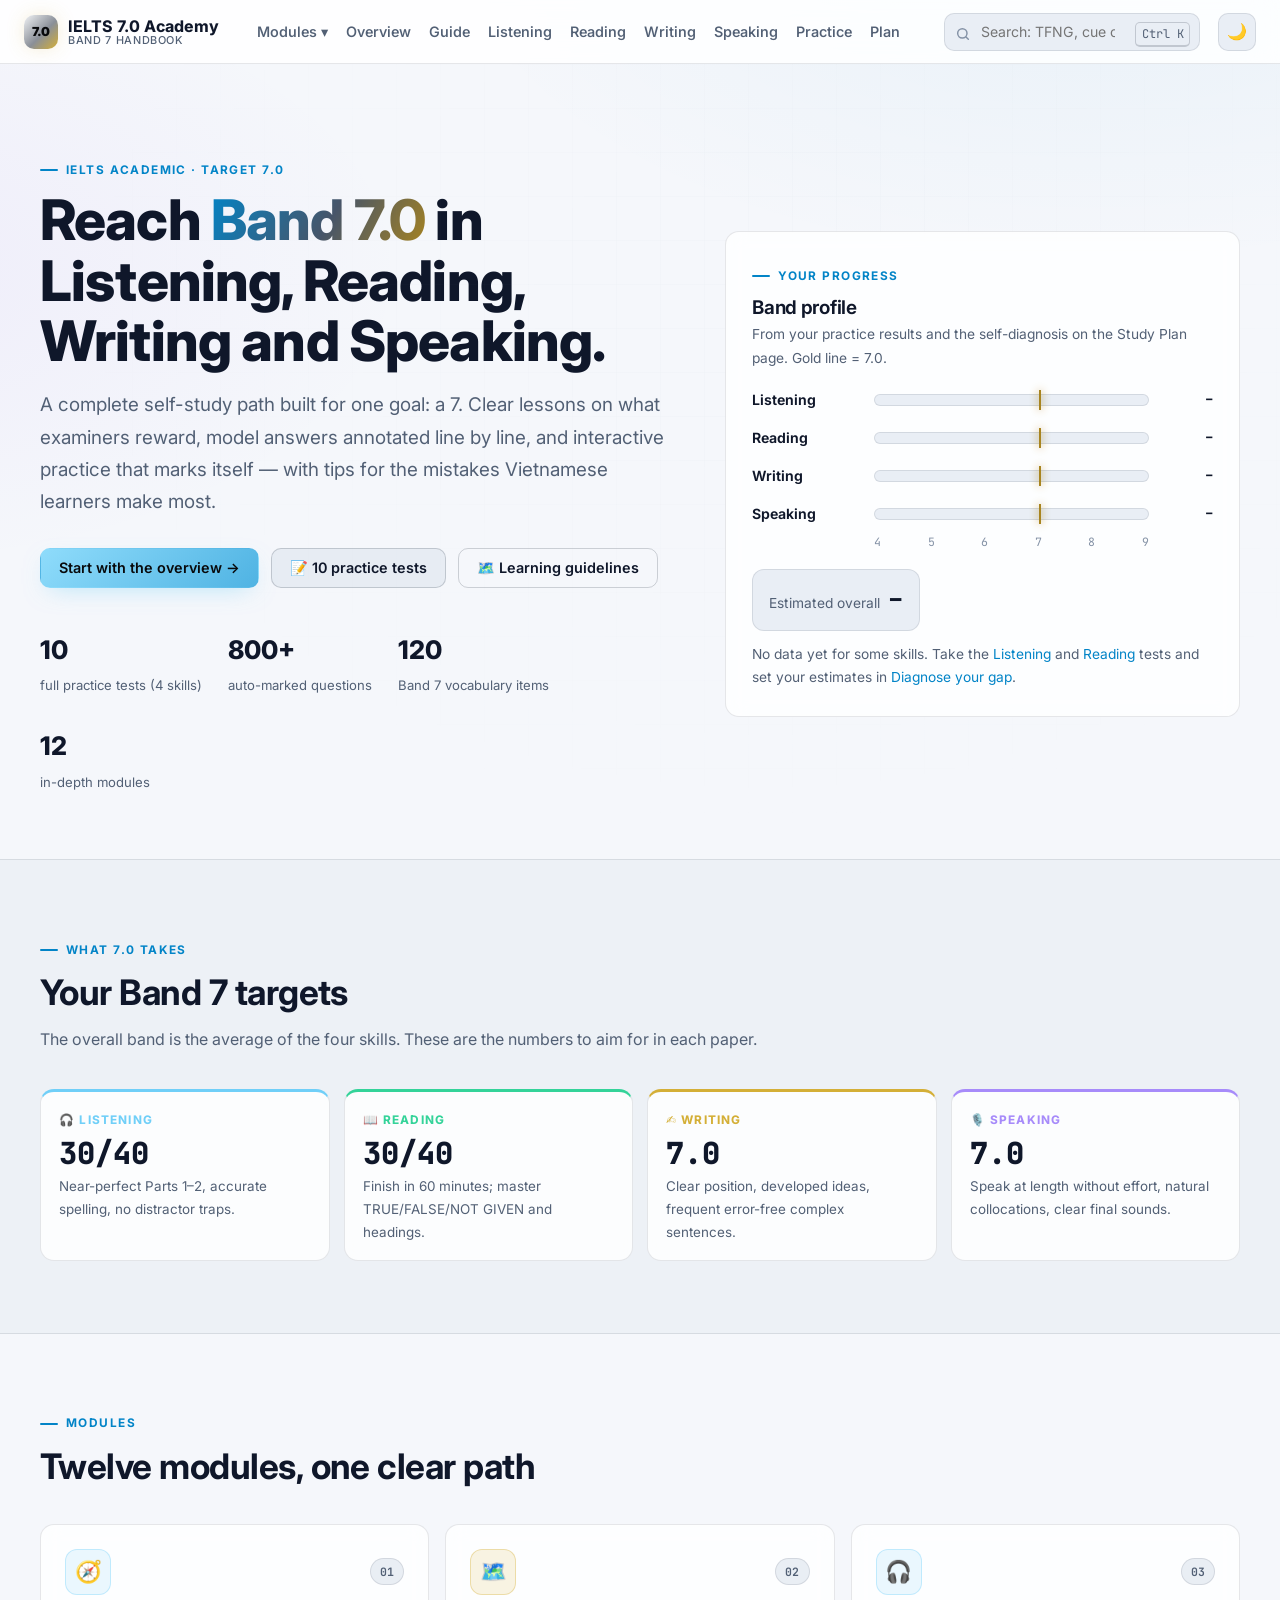
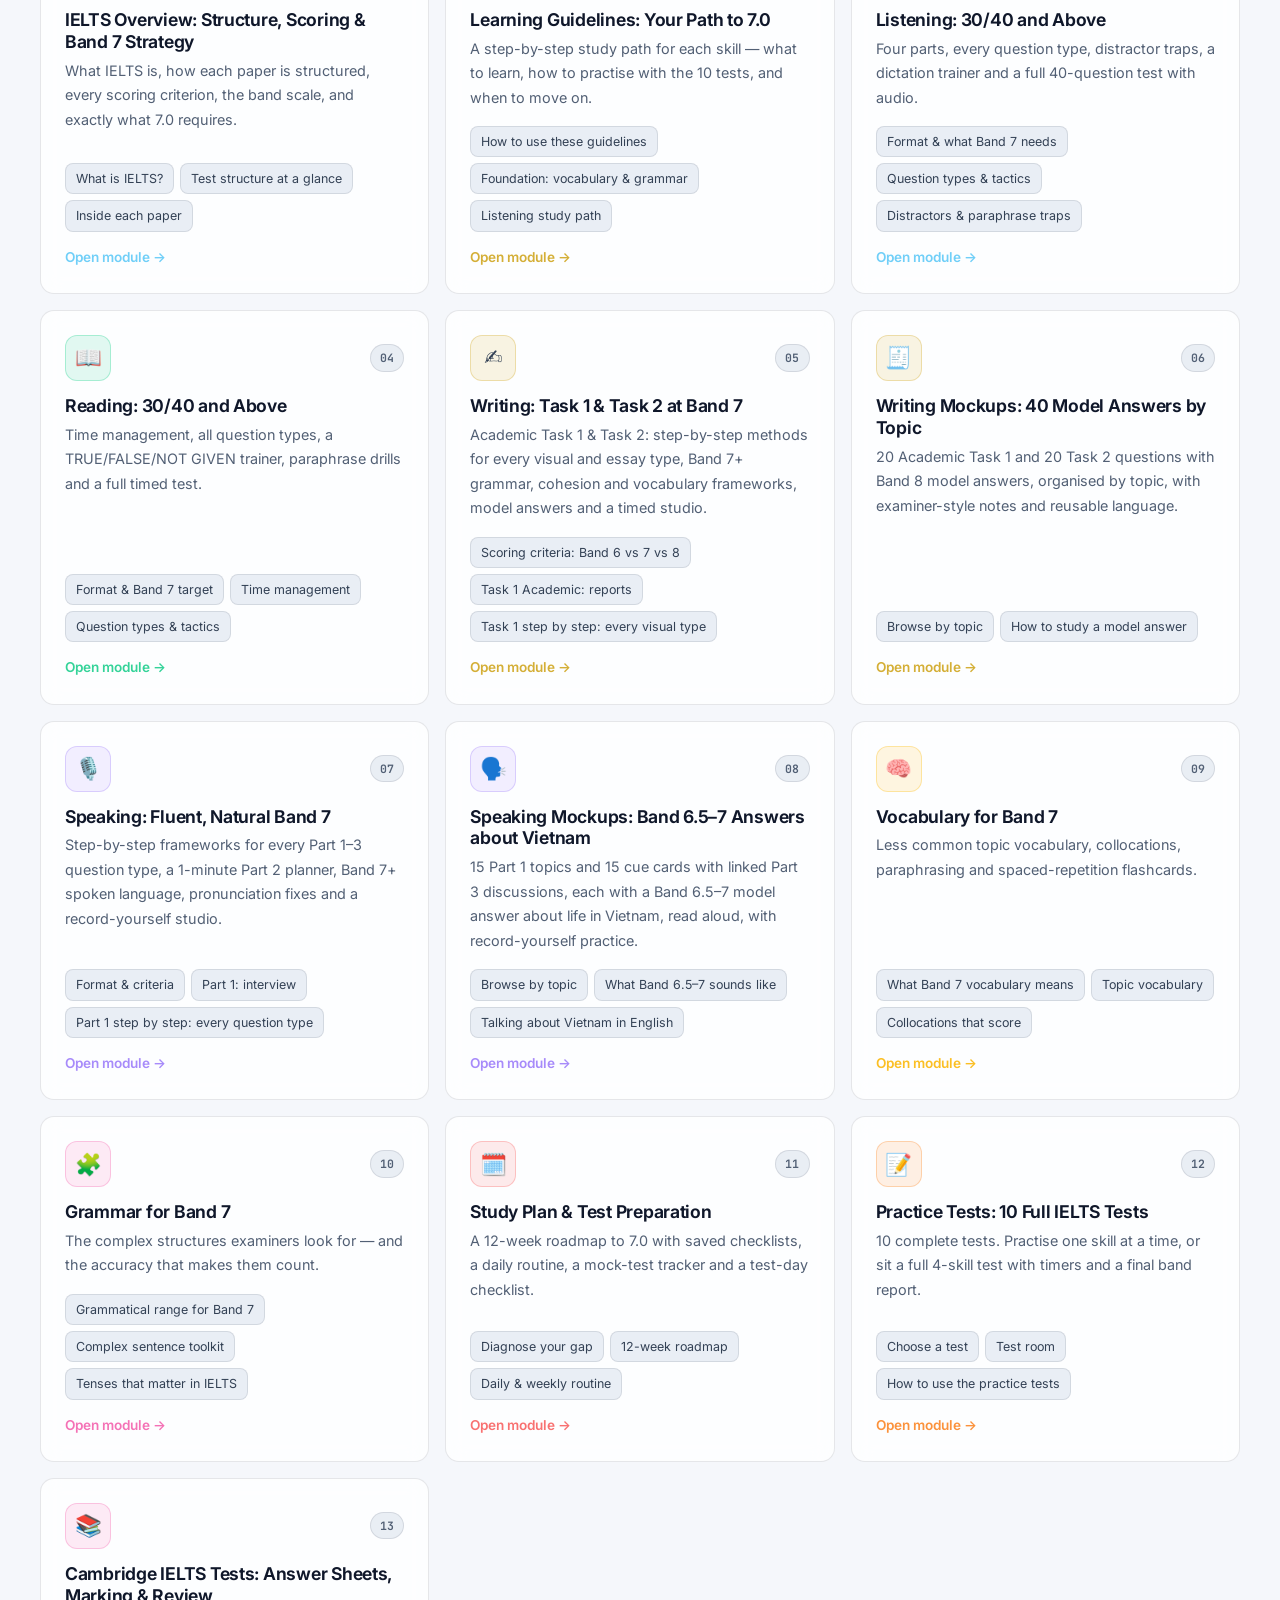
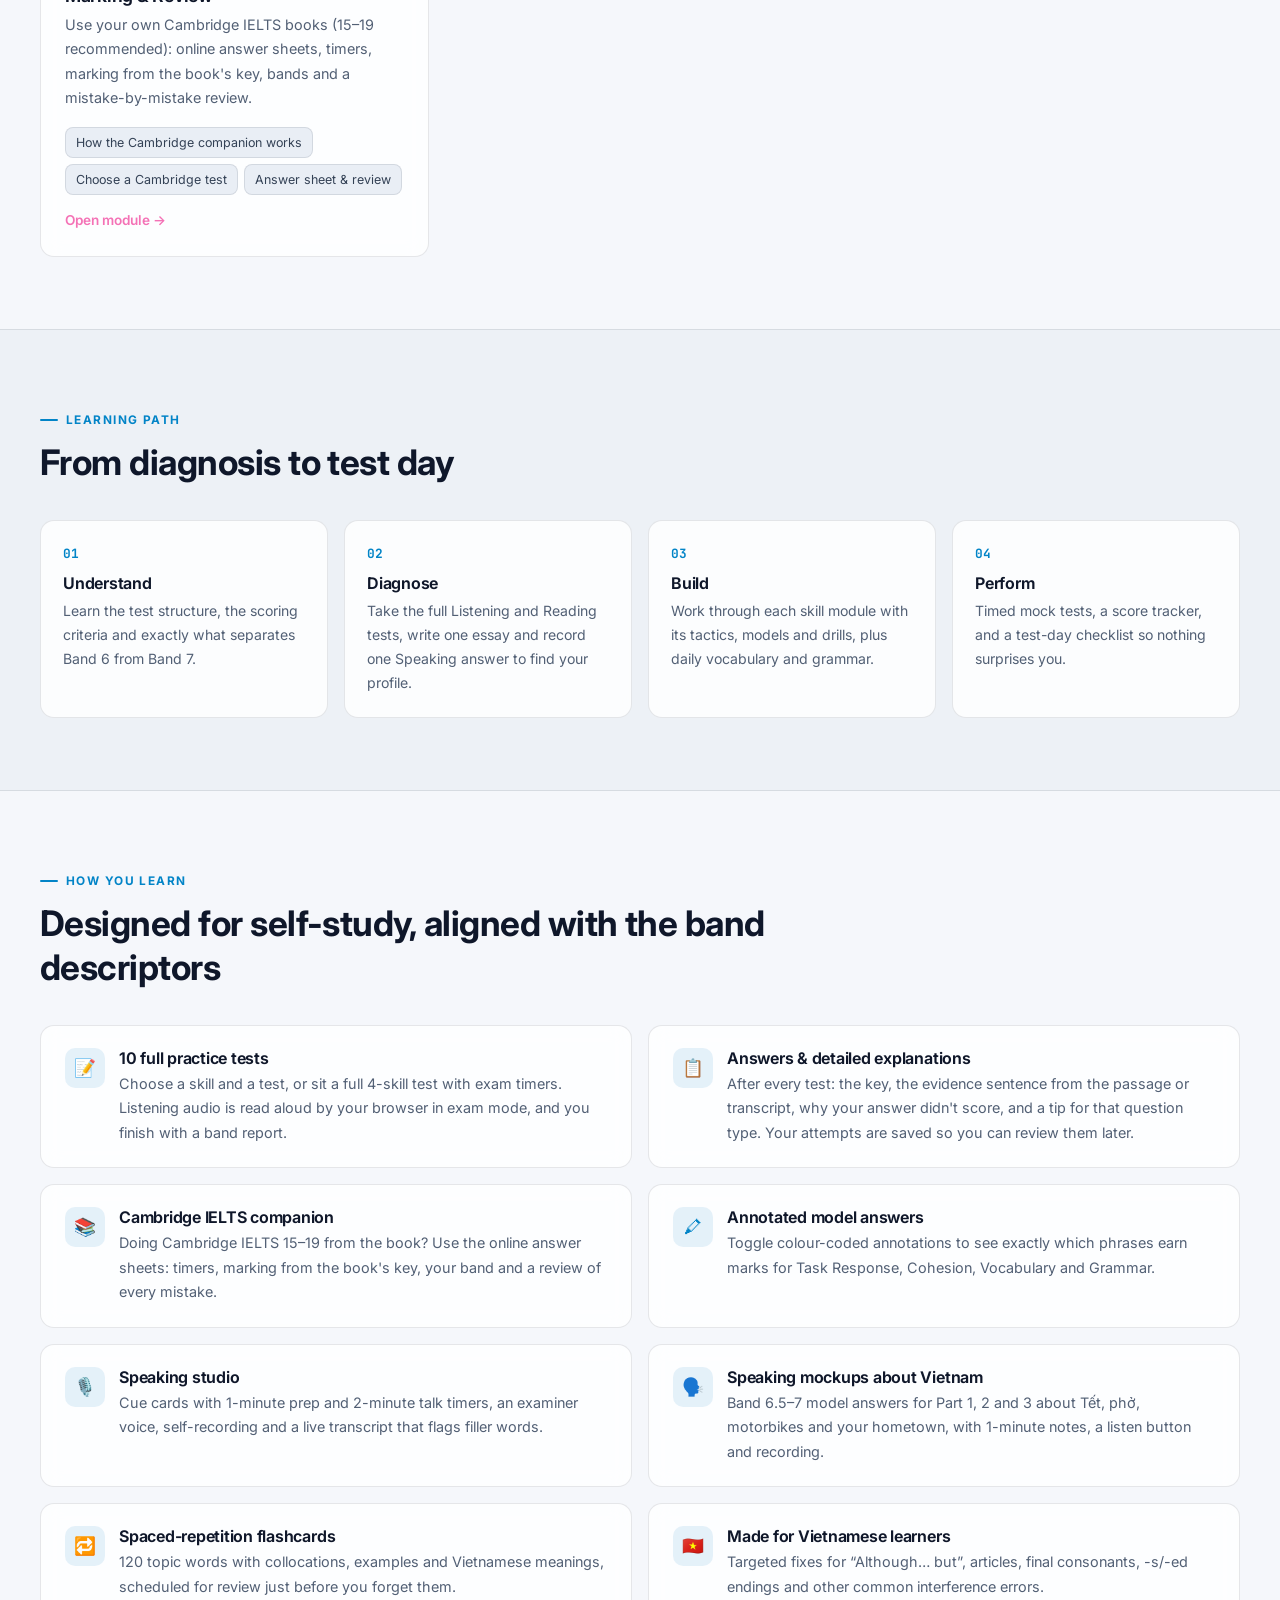
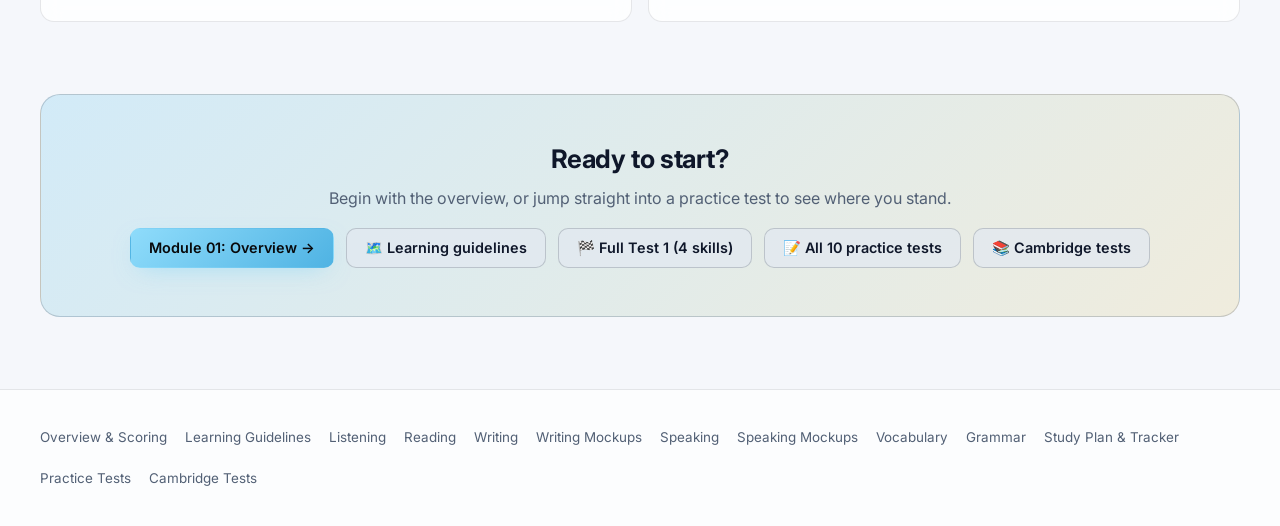
<file: ielts-academy/index.html>
<!doctype html>
<html lang="en">
<head>
  <meta charset="utf-8">
  <meta name="viewport" content="width=device-width, initial-scale=1">
  <title>IELTS 7.0 Academy — Reach Band 7 in All Four Skills</title>
  <meta name="description" content="A self-study IELTS handbook for a Band 7.0 target: lessons, strategies, model answers and interactive practice for Listening, Reading, Writing and Speaking, plus a 12-week study plan.">
  <link rel="preconnect" href="https://fonts.googleapis.com">
  <link rel="preconnect" href="https://fonts.gstatic.com" crossorigin>
  <link href="https://fonts.googleapis.com/css2?family=Inter:wght@400;500;600;700;800&family=JetBrains+Mono:wght@400;600;700&family=Source+Serif+4:ital,wght@0,400;0,600;1,400&display=swap" rel="stylesheet">
  <meta name="color-scheme" content="dark light">
  <link rel="stylesheet" href="assets/css/main.css?v=__BUILD__">
  <script>try{var t=localStorage.getItem("ielts-theme");if(t)document.documentElement.setAttribute("data-theme",t)}catch(e){}</script>
</head>
<body data-page="home" class="landing">
  <div id="site-header"></div>

  <main>
    <section class="hero">
      <div class="hero-grid-bg"></div>
      <div class="hero-inner">
        <div>
          <div class="eyebrow">IELTS Academic · Target 7.0</div>
          <h1>Reach <span class="grad">Band 7.0</span> in Listening, Reading, Writing and Speaking.</h1>
          <p class="lead">A complete self-study path built for one goal: a 7. Clear lessons on what examiners reward, model answers annotated line by line, and interactive practice that marks itself — with tips for the mistakes Vietnamese learners make most.</p>
          <div class="hero-cta">
            <a class="btn primary" href="overview.html">Start with the overview →</a>
            <a class="btn" href="practice.html">📝 10 practice tests</a>
            <a class="btn ghost" href="guide.html">🗺️ Learning guidelines</a>
          </div>
          <div class="hero-stats">
            <div><b>10</b><span>full practice tests (4 skills)</span></div>
            <div><b>800+</b><span>auto-marked questions</span></div>
            <div><b>120</b><span>Band 7 vocabulary items</span></div>
            <div><b>12</b><span>in-depth modules</span></div>
          </div>
        </div>
        <div class="glass band-board" id="board">
          <div class="eyebrow">Your progress</div>
          <h3>Band profile</h3>
          <p class="small muted" style="margin:0">From your practice results and the self-diagnosis on the Study Plan page. Gold line = 7.0.</p>
          <div class="skill-bars" id="bars"></div>
          <div class="band-legend"><span>4</span><span>5</span><span>6</span><span>7</span><span>8</span><span>9</span></div>
          <div class="overall-pill"><span class="small muted">Estimated overall</span><b id="overall">–</b></div>
          <p class="small muted" id="board-note" style="margin:12px 0 0"></p>
        </div>
      </div>
    </section>

    <section class="l-section alt">
      <div class="l-inner">
        <div class="l-head">
          <div class="eyebrow">What 7.0 takes</div>
          <h2>Your Band 7 targets</h2>
          <p class="muted">The overall band is the average of the four skills. These are the numbers to aim for in each paper.</p>
        </div>
        <div class="target-grid">
          <a class="glass target-card module-card" style="--accent:#70cff8" href="listening.html"><div class="tc-skill">🎧 Listening</div><div class="tc-num">30/40</div><p>Near-perfect Parts 1–2, accurate spelling, no distractor traps.</p></a>
          <a class="glass target-card module-card" style="--accent:#34d399" href="reading.html"><div class="tc-skill">📖 Reading</div><div class="tc-num">30/40</div><p>Finish in 60 minutes; master TRUE/FALSE/NOT GIVEN and headings.</p></a>
          <a class="glass target-card module-card" style="--accent:#d4af37" href="writing.html"><div class="tc-skill">✍️ Writing</div><div class="tc-num">7.0</div><p>Clear position, developed ideas, frequent error-free complex sentences.</p></a>
          <a class="glass target-card module-card" style="--accent:#a78bfa" href="speaking.html"><div class="tc-skill">🎙️ Speaking</div><div class="tc-num">7.0</div><p>Speak at length without effort, natural collocations, clear final sounds.</p></a>
        </div>
      </div>
    </section>

    <section class="l-section">
      <div class="l-inner">
        <div class="l-head">
          <div class="eyebrow">Modules</div>
          <h2>Twelve modules, one clear path</h2>
        </div>
        <div class="grid grid-3" id="module-grid"></div>
      </div>
    </section>

    <section class="l-section alt">
      <div class="l-inner">
        <div class="l-head">
          <div class="eyebrow">Learning path</div>
          <h2>From diagnosis to test day</h2>
        </div>
        <div class="path-steps">
          <div class="path-step glass"><h4>Understand</h4><p>Learn the test structure, the scoring criteria and exactly what separates Band 6 from Band 7.</p></div>
          <div class="path-step glass"><h4>Diagnose</h4><p>Take the full Listening and Reading tests, write one essay and record one Speaking answer to find your profile.</p></div>
          <div class="path-step glass"><h4>Build</h4><p>Work through each skill module with its tactics, models and drills, plus daily vocabulary and grammar.</p></div>
          <div class="path-step glass"><h4>Perform</h4><p>Timed mock tests, a score tracker, and a test-day checklist so nothing surprises you.</p></div>
        </div>
      </div>
    </section>

    <section class="l-section">
      <div class="l-inner">
        <div class="l-head">
          <div class="eyebrow">How you learn</div>
          <h2>Designed for self-study, aligned with the band descriptors</h2>
        </div>
        <div class="grid grid-2">
          <div class="feature glass card"><div class="fi">📝</div><div><h4>10 full practice tests</h4><p>Choose a skill and a test, or sit a full 4-skill test with exam timers. Listening audio is read aloud by your browser in exam mode, and you finish with a band report.</p></div></div>
          <div class="feature glass card"><div class="fi">📋</div><div><h4>Answers &amp; detailed explanations</h4><p>After every test: the key, the evidence sentence from the passage or transcript, why your answer didn't score, and a tip for that question type. Your attempts are saved so you can review them later.</p></div></div>
          <div class="feature glass card"><div class="fi">📚</div><div><h4>Cambridge IELTS companion</h4><p>Doing Cambridge IELTS 15–19 from the book? Use the online answer sheets: timers, marking from the book's key, your band and a review of every mistake.</p></div></div>
          <div class="feature glass card"><div class="fi">🖍</div><div><h4>Annotated model answers</h4><p>Toggle colour-coded annotations to see exactly which phrases earn marks for Task Response, Cohesion, Vocabulary and Grammar.</p></div></div>
          <div class="feature glass card"><div class="fi">🎙️</div><div><h4>Speaking studio</h4><p>Cue cards with 1-minute prep and 2-minute talk timers, an examiner voice, self-recording and a live transcript that flags filler words.</p></div></div>
          <div class="feature glass card"><div class="fi">🗣️</div><div><h4>Speaking mockups about Vietnam</h4><p>Band 6.5–7 model answers for Part 1, 2 and 3 about Tết, phở, motorbikes and your hometown, with 1-minute notes, a listen button and recording.</p></div></div>
          <div class="feature glass card"><div class="fi">🔁</div><div><h4>Spaced-repetition flashcards</h4><p>120 topic words with collocations, examples and Vietnamese meanings, scheduled for review just before you forget them.</p></div></div>
          <div class="feature glass card"><div class="fi">🇻🇳</div><div><h4>Made for Vietnamese learners</h4><p>Targeted fixes for “Although… but”, articles, final consonants, -s/-ed endings and other common interference errors.</p></div></div>
        </div>
      </div>
    </section>

    <section class="l-section" style="padding-top:0">
      <div class="l-inner">
        <div class="cta-band">
          <h2>Ready to start?</h2>
          <p class="muted">Begin with the overview, or jump straight into a practice test to see where you stand.</p>
          <div class="hero-cta" style="justify-content:center">
            <a class="btn primary" href="overview.html">Module 01: Overview →</a>
            <a class="btn" href="guide.html">🗺️ Learning guidelines</a>
            <a class="btn" href="practice.html#t=1&s=full">🏁 Full Test 1 (4 skills)</a>
            <a class="btn" href="practice.html">📝 All 10 practice tests</a>
            <a class="btn" href="cambridge.html">📚 Cambridge tests</a>
          </div>
        </div>
      </div>
    </section>
  </main>

  <div id="site-footer"></div>

  <script src="assets/js/data/vocab.js?v=__BUILD__"></script>
  <script src="assets/js/core.js?v=__BUILD__"></script>
  <script src="assets/js/pages/home.js?v=__BUILD__"></script>
</body>
</html>
</file>
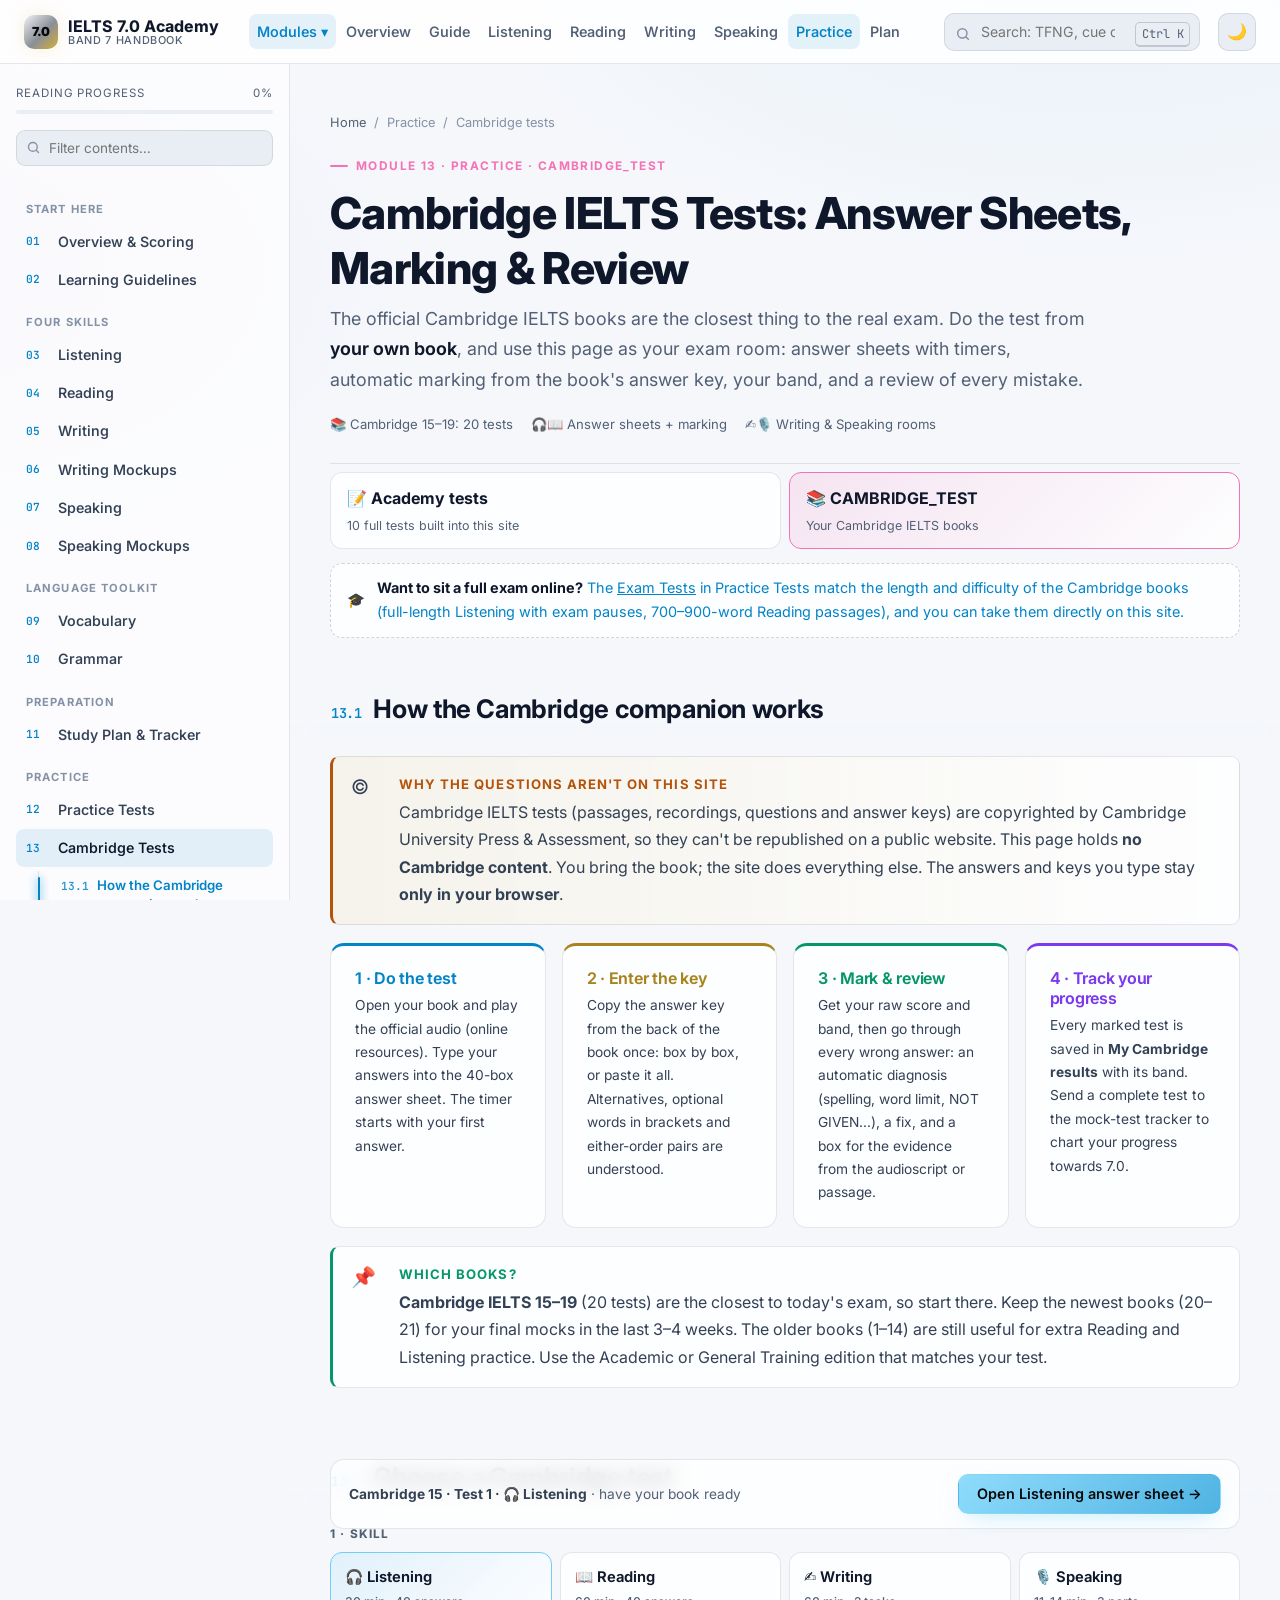
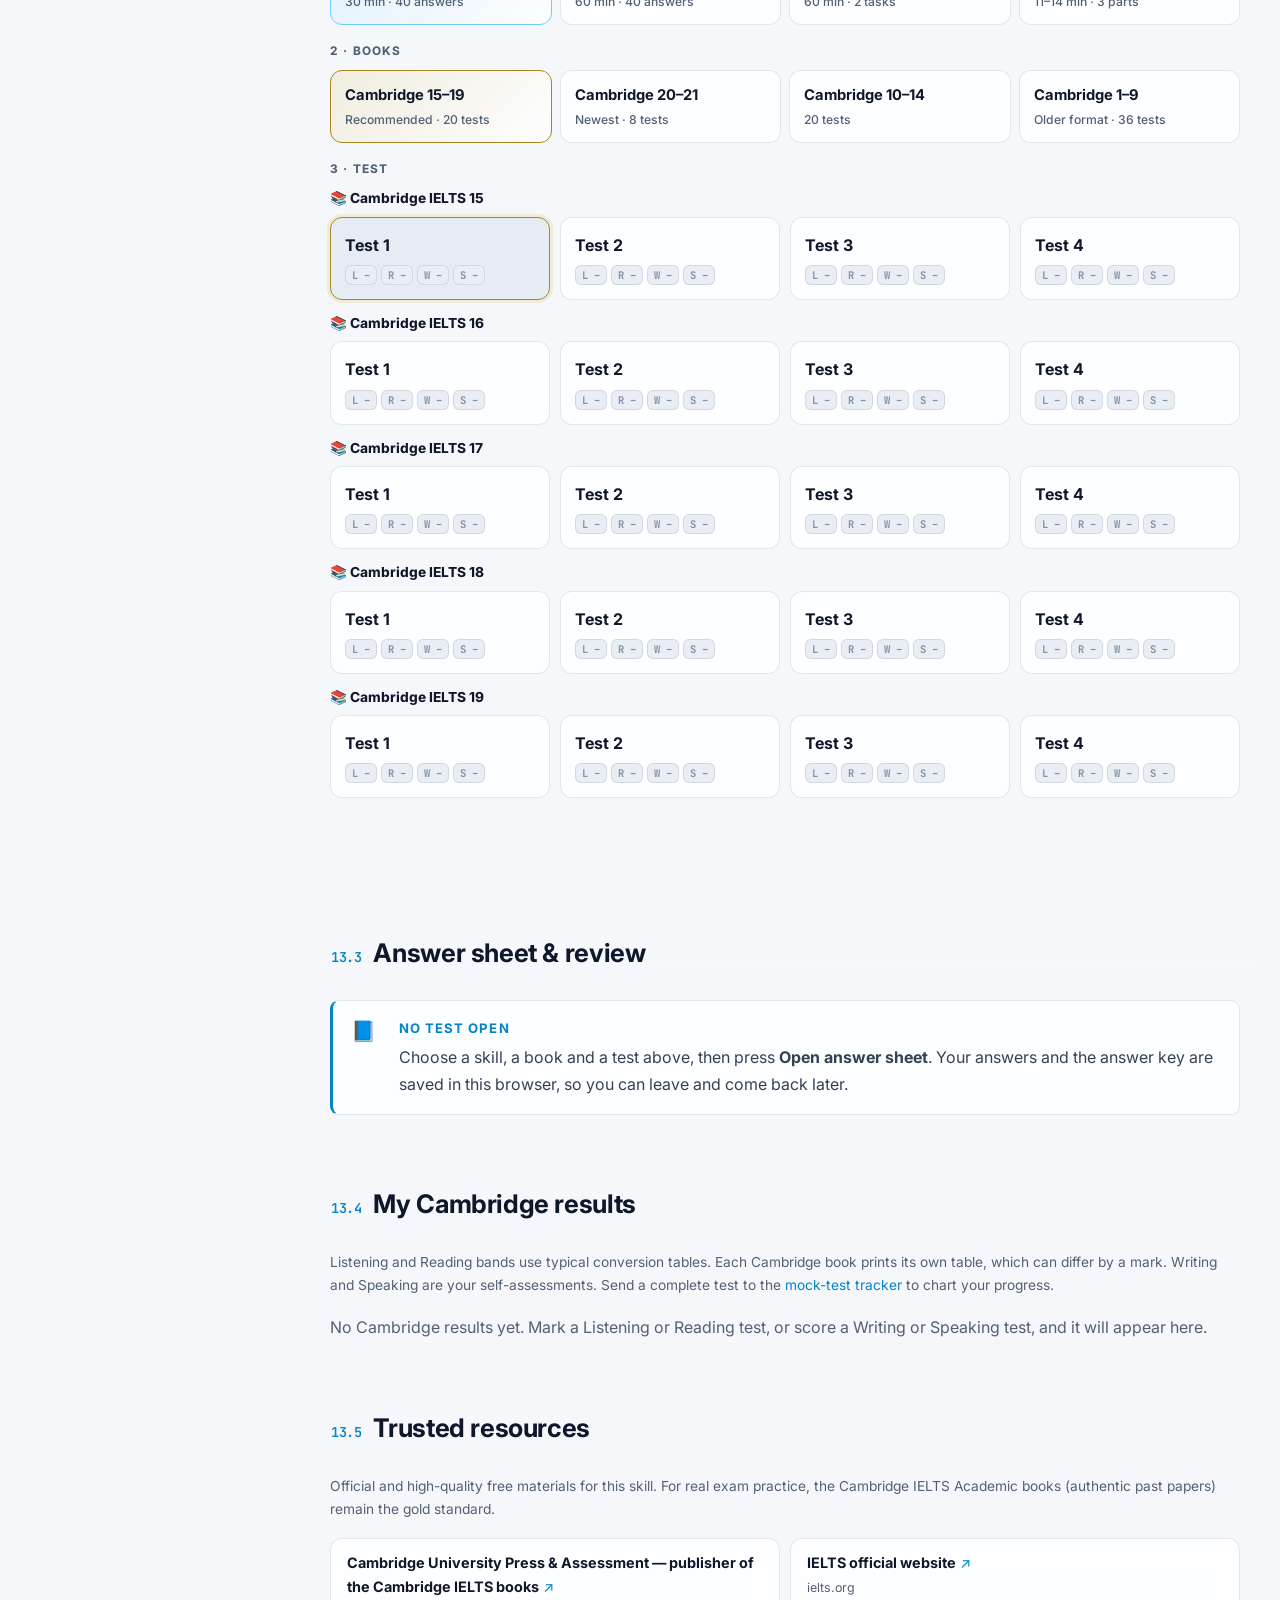
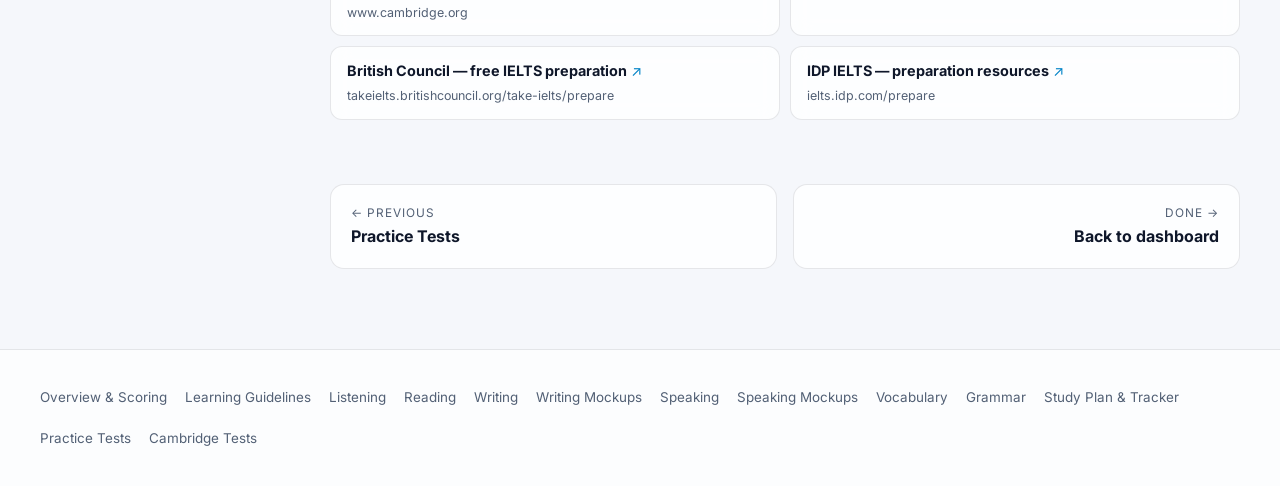
<file: ielts-academy/cambridge.html>
<!doctype html>
<html lang="en">
<head>
  <meta charset="utf-8">
  <meta name="viewport" content="width=device-width, initial-scale=1">
  <title>Cambridge IELTS Tests: Answer Sheets, Marking &amp; Review — IELTS 7.0 Academy</title>
  <meta name="description" content="A companion for the official Cambridge IELTS books: online answer sheets with timers, marking from your book's answer key, band scores and a mistake-by-mistake review.">
  <link rel="preconnect" href="https://fonts.googleapis.com">
  <link rel="preconnect" href="https://fonts.gstatic.com" crossorigin>
  <link href="https://fonts.googleapis.com/css2?family=Inter:wght@400;500;600;700;800&family=JetBrains+Mono:wght@400;600;700&family=Source+Serif+4:ital,wght@0,400;0,600;1,400&display=swap" rel="stylesheet">
  <meta name="color-scheme" content="dark light">
  <link rel="stylesheet" href="assets/css/main.css?v=__BUILD__">
  <script>try{var t=localStorage.getItem("ielts-theme");if(t)document.documentElement.setAttribute("data-theme",t)}catch(e){}</script>
</head>
<body data-page="cambridge">
  <div id="site-header"></div>
  <div class="layout">
    <aside class="sidebar" id="sidebar"></aside>
    <main class="content">
      <div class="content-inner wide">

        <header class="page-hero" style="--accent:#f472b6">
          <nav class="crumbs"><a href="index.html">Home</a><span>/</span><span>Practice</span><span>/</span><span>Cambridge tests</span></nav>
          <div class="eyebrow">Module 13 · Practice · CAMBRIDGE_TEST</div>
          <h1>Cambridge IELTS Tests: Answer Sheets, Marking &amp; Review</h1>
          <p class="lead">The official Cambridge IELTS books are the closest thing to the real exam. Do the test from <strong>your own book</strong>, and use this page as your exam room: answer sheets with timers, automatic marking from the book's answer key, your band, and a review of every mistake.</p>
          <div class="page-meta"><span>📚 Cambridge 15–19: 20 tests</span><span>🎧📖 Answer sheets + marking</span><span>✍️🎙️ Writing &amp; Speaking rooms</span></div>
        </header>

        <div class="cat-switch" role="navigation" aria-label="Practice category">
          <a href="practice.html"><b>📝 Academy tests</b><small>10 full tests built into this site</small></a>
          <a href="cambridge.html" class="sel" aria-current="page"><b>📚 CAMBRIDGE_TEST</b><small>Your Cambridge IELTS books</small></a>
        </div>

        <a class="guide-link" href="practice.html#choose"><span>🎓</span><span><b>Want to sit a full exam online?</b> The <u>Exam Tests</u> in Practice Tests match the length and difficulty of the Cambridge books (full-length Listening with exam pauses, 700–900-word Reading passages), and you can take them directly on this site.</span></a>

        <section class="doc-section" id="about" data-title="How the Cambridge companion works">
          <div class="sec-head"><h2><span class="sec-num">13.1</span>How the Cambridge companion works</h2></div>
          <div class="callout warn"><div class="ci">©</div><div><span class="ct">Why the questions aren't on this site</span>
            <p>Cambridge IELTS tests (passages, recordings, questions and answer keys) are copyrighted by Cambridge University Press &amp; Assessment, so they can't be republished on a public website. This page holds <b>no Cambridge content</b>. You bring the book; the site does everything else. The answers and keys you type stay <b>only in your browser</b>.</p></div></div>
          <div class="grid grid-4 steps-4">
            <div class="glass card accent" style="--accent:var(--blue)"><h4>1 · Do the test</h4><p class="small">Open your book and play the official audio (online resources). Type your answers into the 40-box answer sheet. The timer starts with your first answer.</p></div>
            <div class="glass card accent" style="--accent:var(--gold)"><h4>2 · Enter the key</h4><p class="small">Copy the answer key from the back of the book once: box by box, or paste it all. Alternatives, optional words in brackets and either-order pairs are understood.</p></div>
            <div class="glass card accent" style="--accent:var(--green)"><h4>3 · Mark &amp; review</h4><p class="small">Get your raw score and band, then go through every wrong answer: an automatic diagnosis (spelling, word limit, NOT GIVEN…), a fix, and a box for the evidence from the audioscript or passage.</p></div>
            <div class="glass card accent" style="--accent:var(--purple)"><h4>4 · Track your progress</h4><p class="small">Every marked test is saved in <b>My Cambridge results</b> with its band. Send a complete test to the mock-test tracker to chart your progress towards 7.0.</p></div>
          </div>
          <div class="callout tip"><div class="ci">📌</div><div><span class="ct">Which books?</span><p><b>Cambridge IELTS 15–19</b> (20 tests) are the closest to today's exam, so start there. Keep the newest books (20–21) for your final mocks in the last 3–4 weeks. The older books (1–14) are still useful for extra Reading and Listening practice. Use the Academic or General Training edition that matches your test.</p></div></div>
        </section>

        <section class="doc-section" id="choose" data-title="Choose a Cambridge test">
          <div class="sec-head"><h2><span class="sec-num">13.2</span>Choose a Cambridge test</h2></div>
          <div class="pick-label">1 · Skill</div>
          <div class="skill-pick" id="cam-skill">
            <button type="button" data-skill="listening" style="--accent:#70cff8">🎧 Listening<small>30 min · 40 answers</small></button>
            <button type="button" data-skill="reading" style="--accent:#34d399">📖 Reading<small>60 min · 40 answers</small></button>
            <button type="button" data-skill="writing" style="--accent:#d4af37">✍️ Writing<small>60 min · 2 tasks</small></button>
            <button type="button" data-skill="speaking" style="--accent:#a78bfa">🎙️ Speaking<small>11–14 min · 3 parts</small></button>
          </div>
          <div class="pick-label" style="margin-top:16px">2 · Books</div>
          <div class="mode-pick cam-ranges" id="cam-ranges"></div>
          <div class="pick-label" style="margin-top:16px">3 · Test</div>
          <div id="cam-grid"></div>
          <div class="start-bar glass">
            <div id="cam-summary" class="small"></div>
            <span class="spacer"></span>
            <button class="btn primary" id="cam-start" type="button">Open answer sheet →</button>
          </div>
        </section>

        <section class="doc-section" id="room" data-title="Answer sheet & review">
          <div class="sec-head"><h2><span class="sec-num">13.3</span>Answer sheet &amp; review</h2></div>
          <div id="cam-empty" class="callout note"><div class="ci">📘</div><div><span class="ct">No test open</span><p>Choose a skill, a book and a test above, then press <b>Open answer sheet</b>. Your answers and the answer key are saved in this browser, so you can leave and come back later.</p></div></div>
          <div id="cam-wrap" hidden>
            <div class="runner-head glass">
              <div><div class="eyebrow" id="cam-eyebrow"></div><h3 id="cam-title" style="margin:0"></h3></div>
              <span class="spacer"></span>
              <button class="btn sm ghost" id="cam-exit" type="button">✕ Close</button>
            </div>
            <div id="cam-body"></div>
          </div>
        </section>

        <section class="doc-section" id="results" data-title="My Cambridge results">
          <div class="sec-head"><h2><span class="sec-num">13.4</span>My Cambridge results</h2></div>
          <p class="small muted">Listening and Reading bands use typical conversion tables. Each Cambridge book prints its own table, which can differ by a mark. Writing and Speaking are your self-assessments. Send a complete test to the <a href="plan.html#tracker">mock-test tracker</a> to chart your progress.</p>
          <div id="cam-results"></div>
        </section>

        <div id="pager"></div>
      </div>
    </main>
  </div>
  <div id="site-footer"></div>

  <script src="assets/js/data/vocab.js?v=__BUILD__"></script>
  <script src="assets/js/core.js?v=__BUILD__"></script>
  <script src="assets/js/review.js?v=__BUILD__"></script>
  <script src="assets/js/runners.js?v=__BUILD__"></script>
  <script src="assets/js/rooms.js?v=__BUILD__"></script>
  <script src="assets/js/pages/cambridge.js?v=__BUILD__"></script>
</body>
</html>
</file>
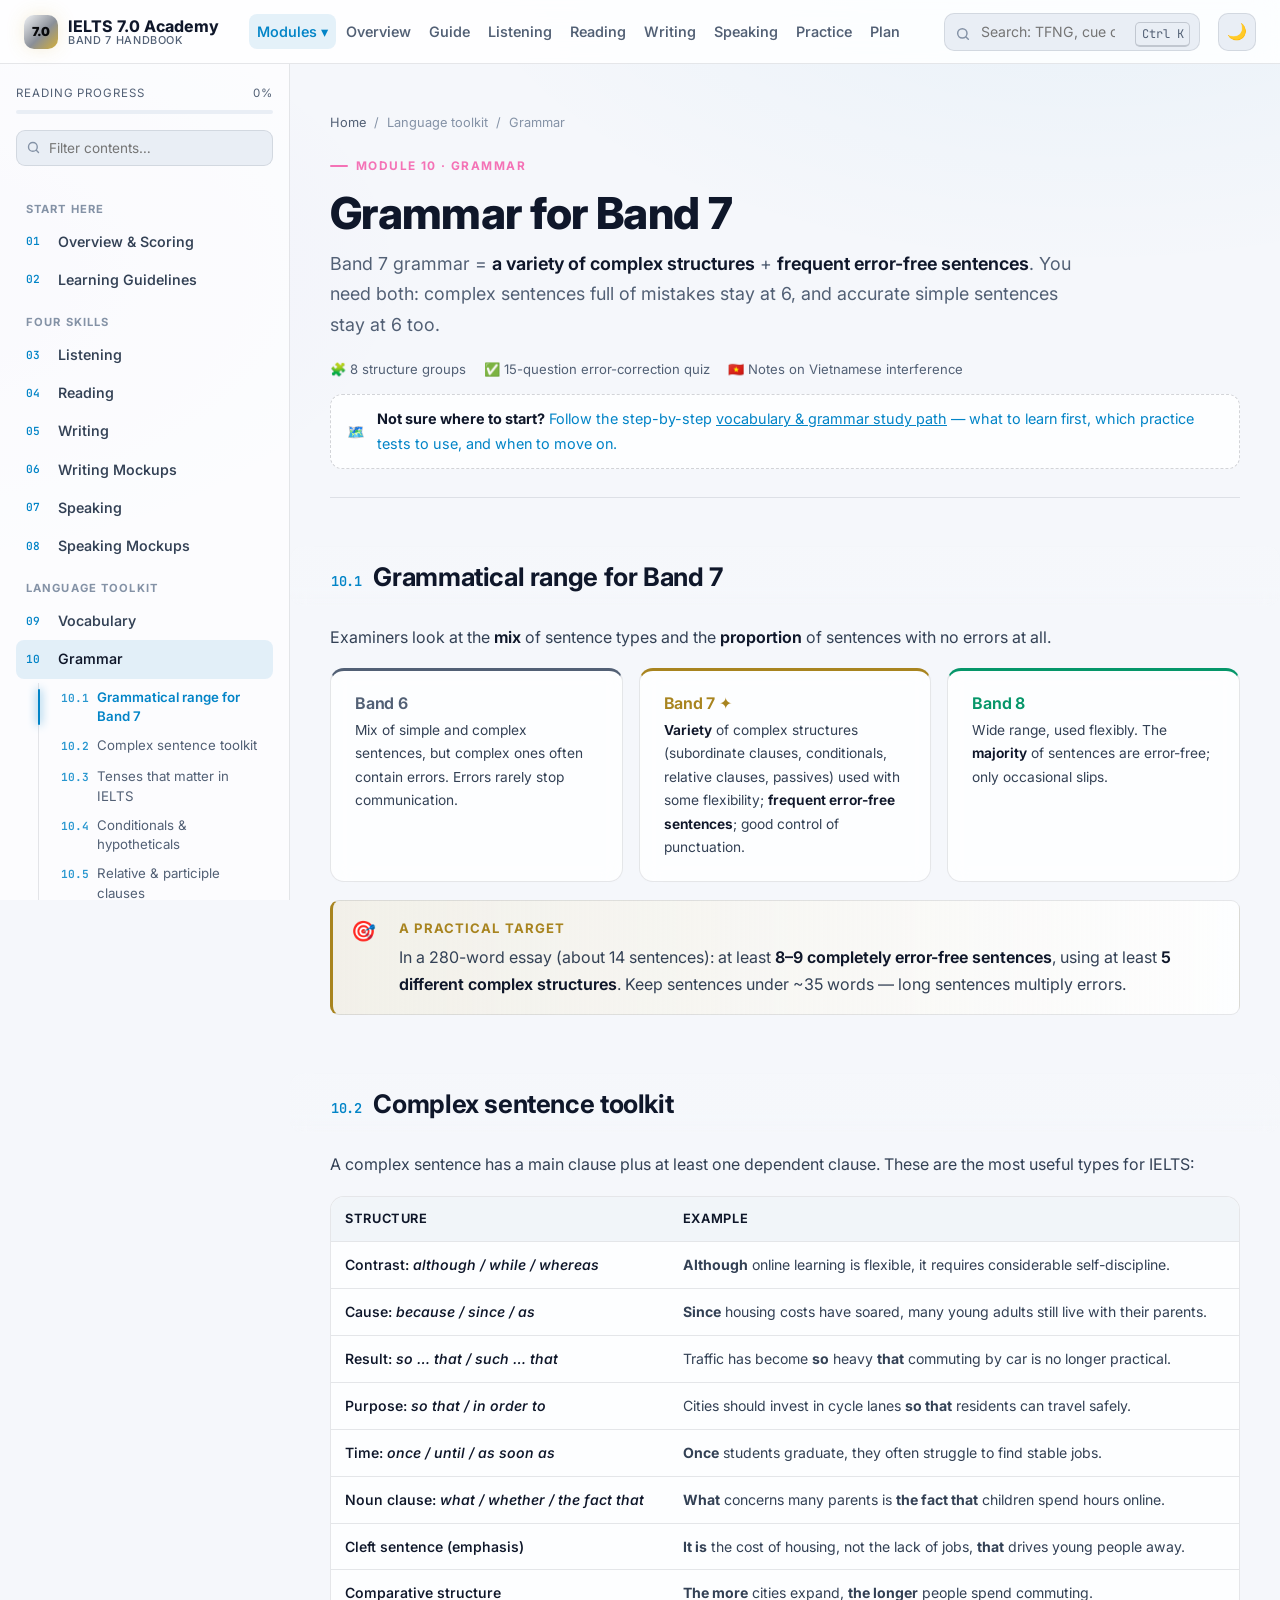
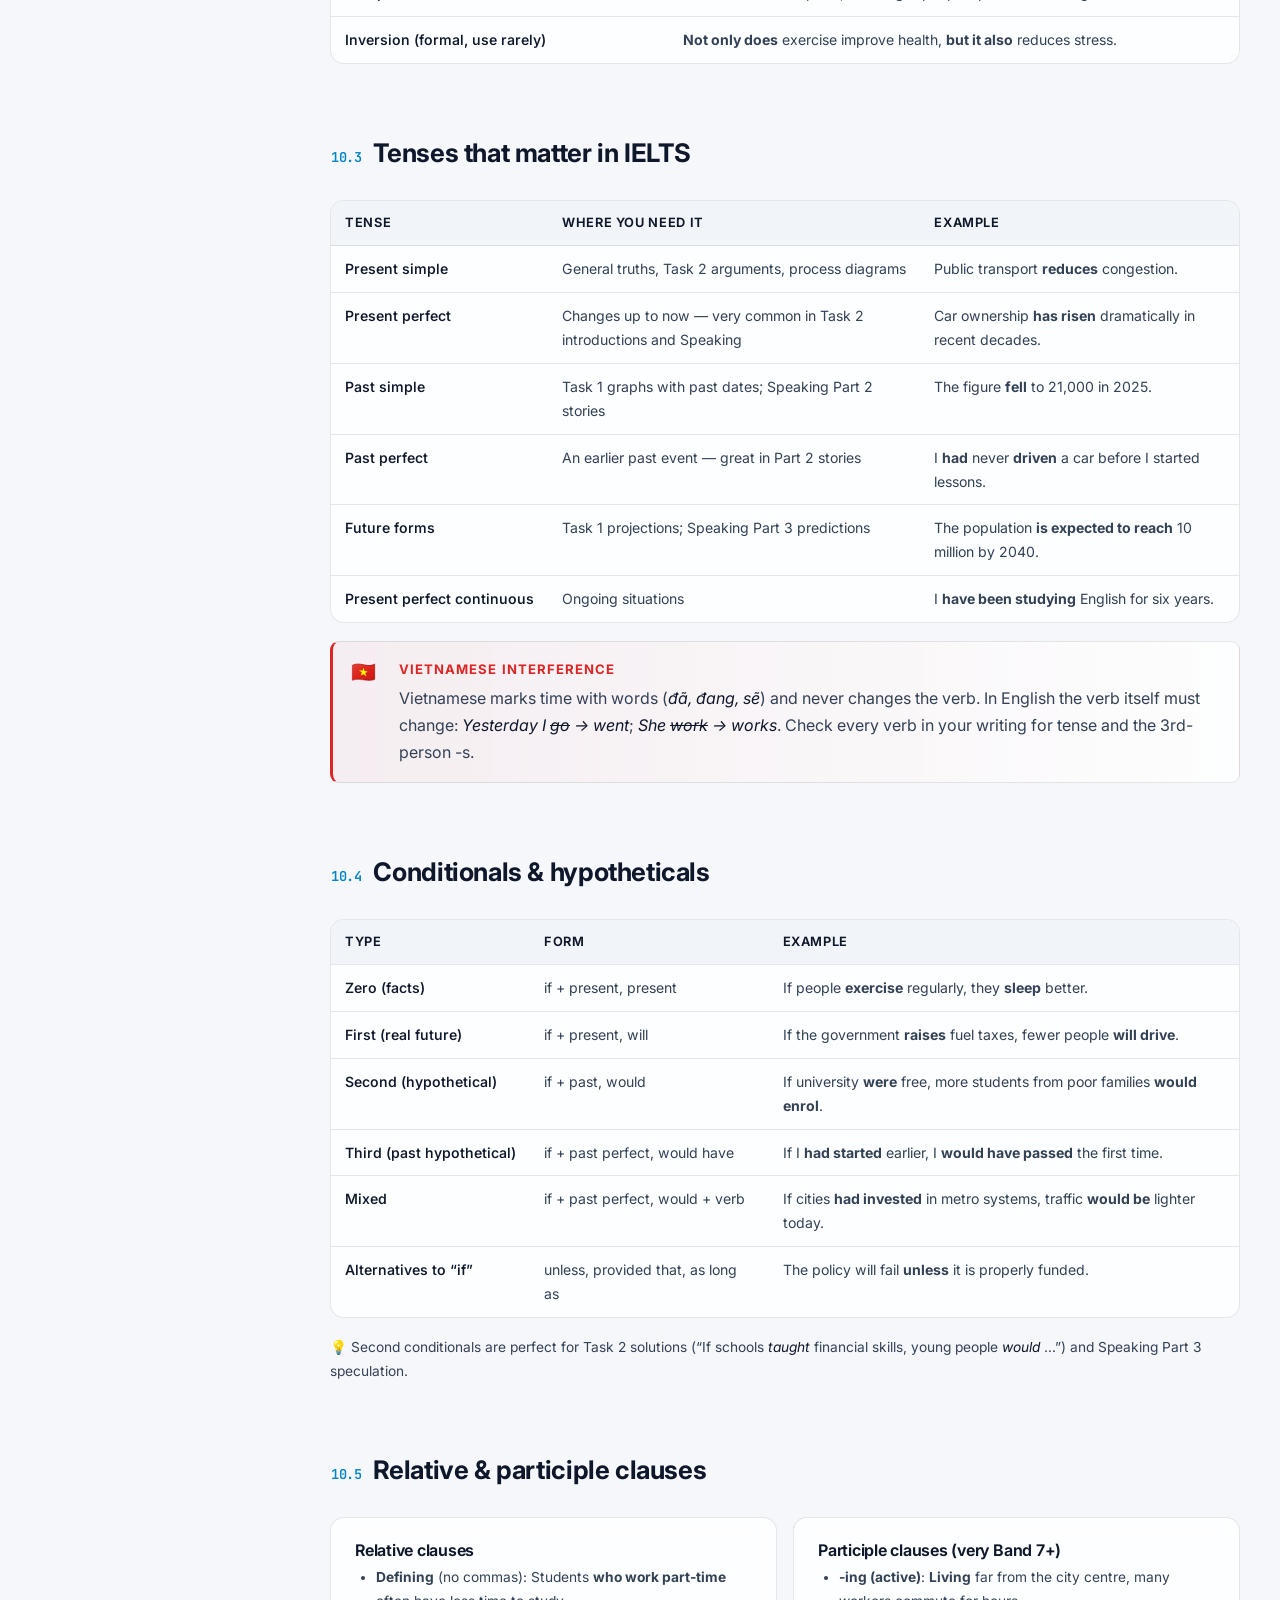
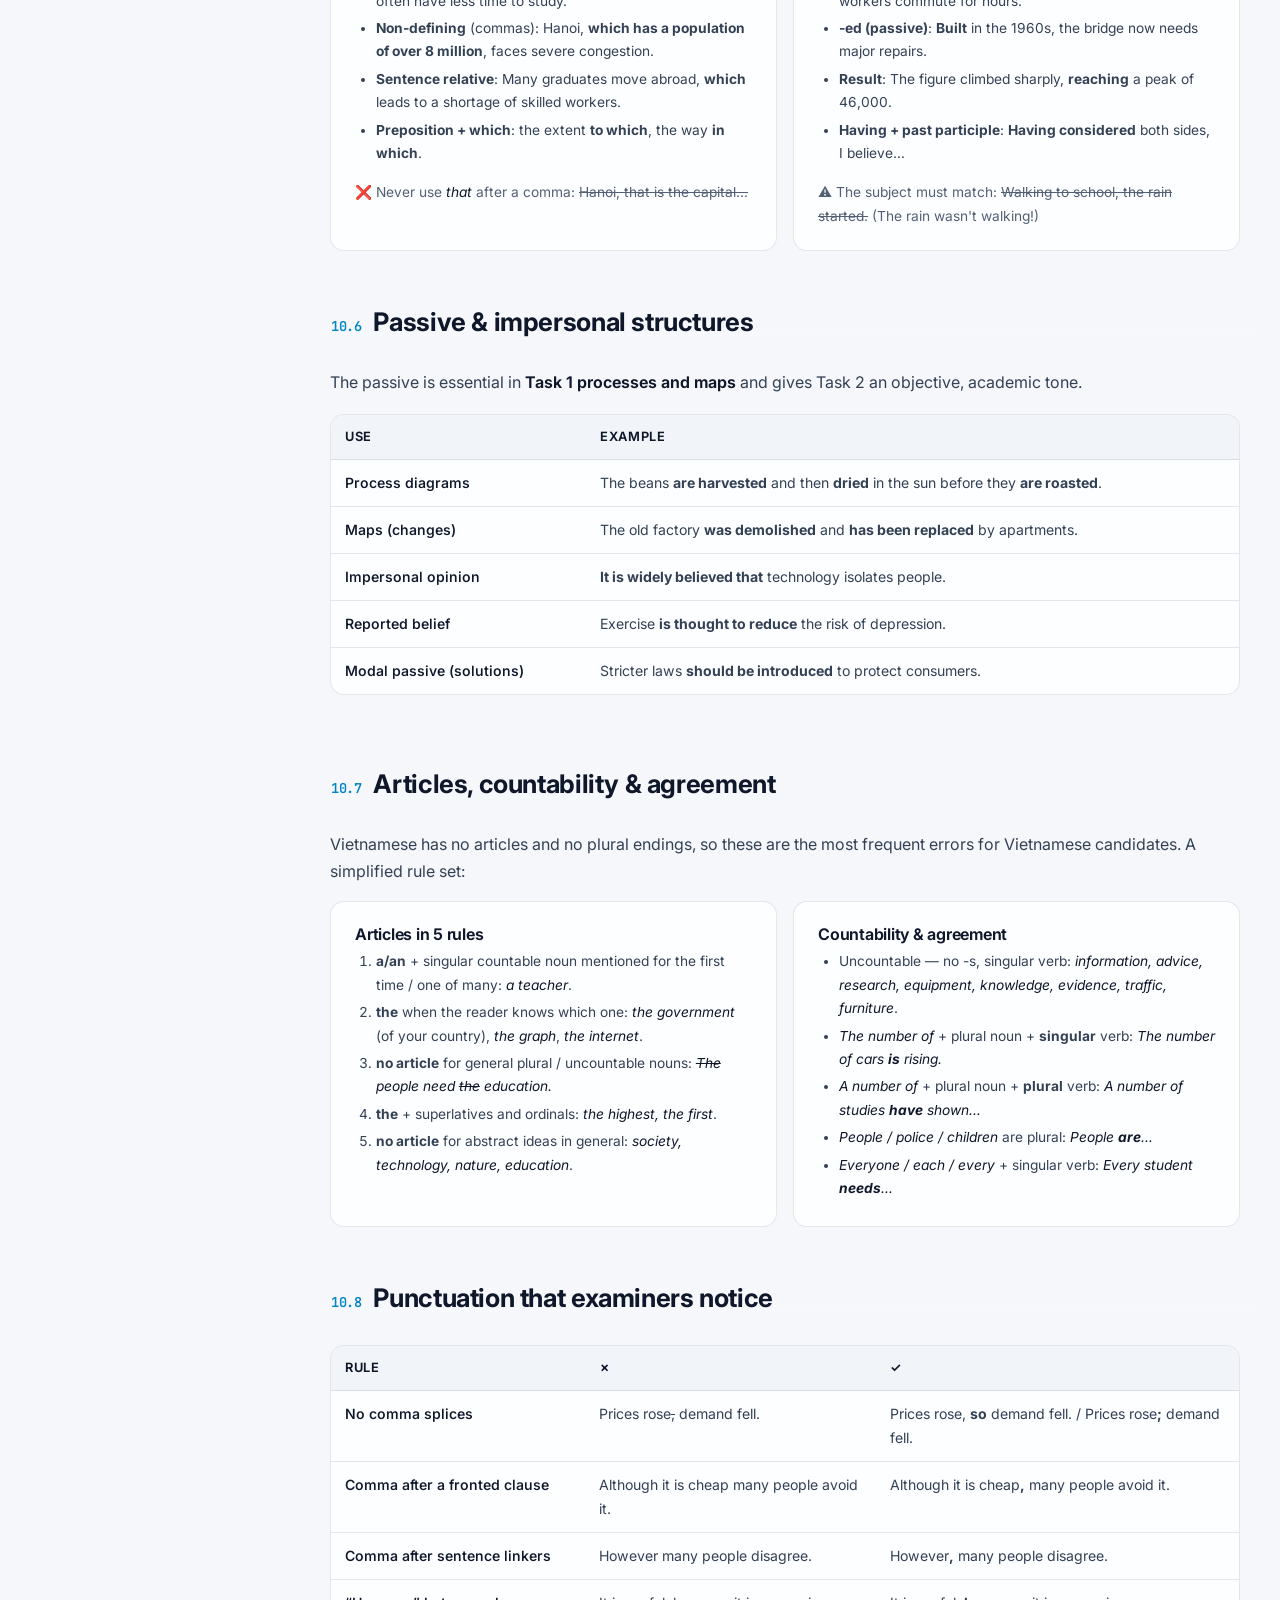
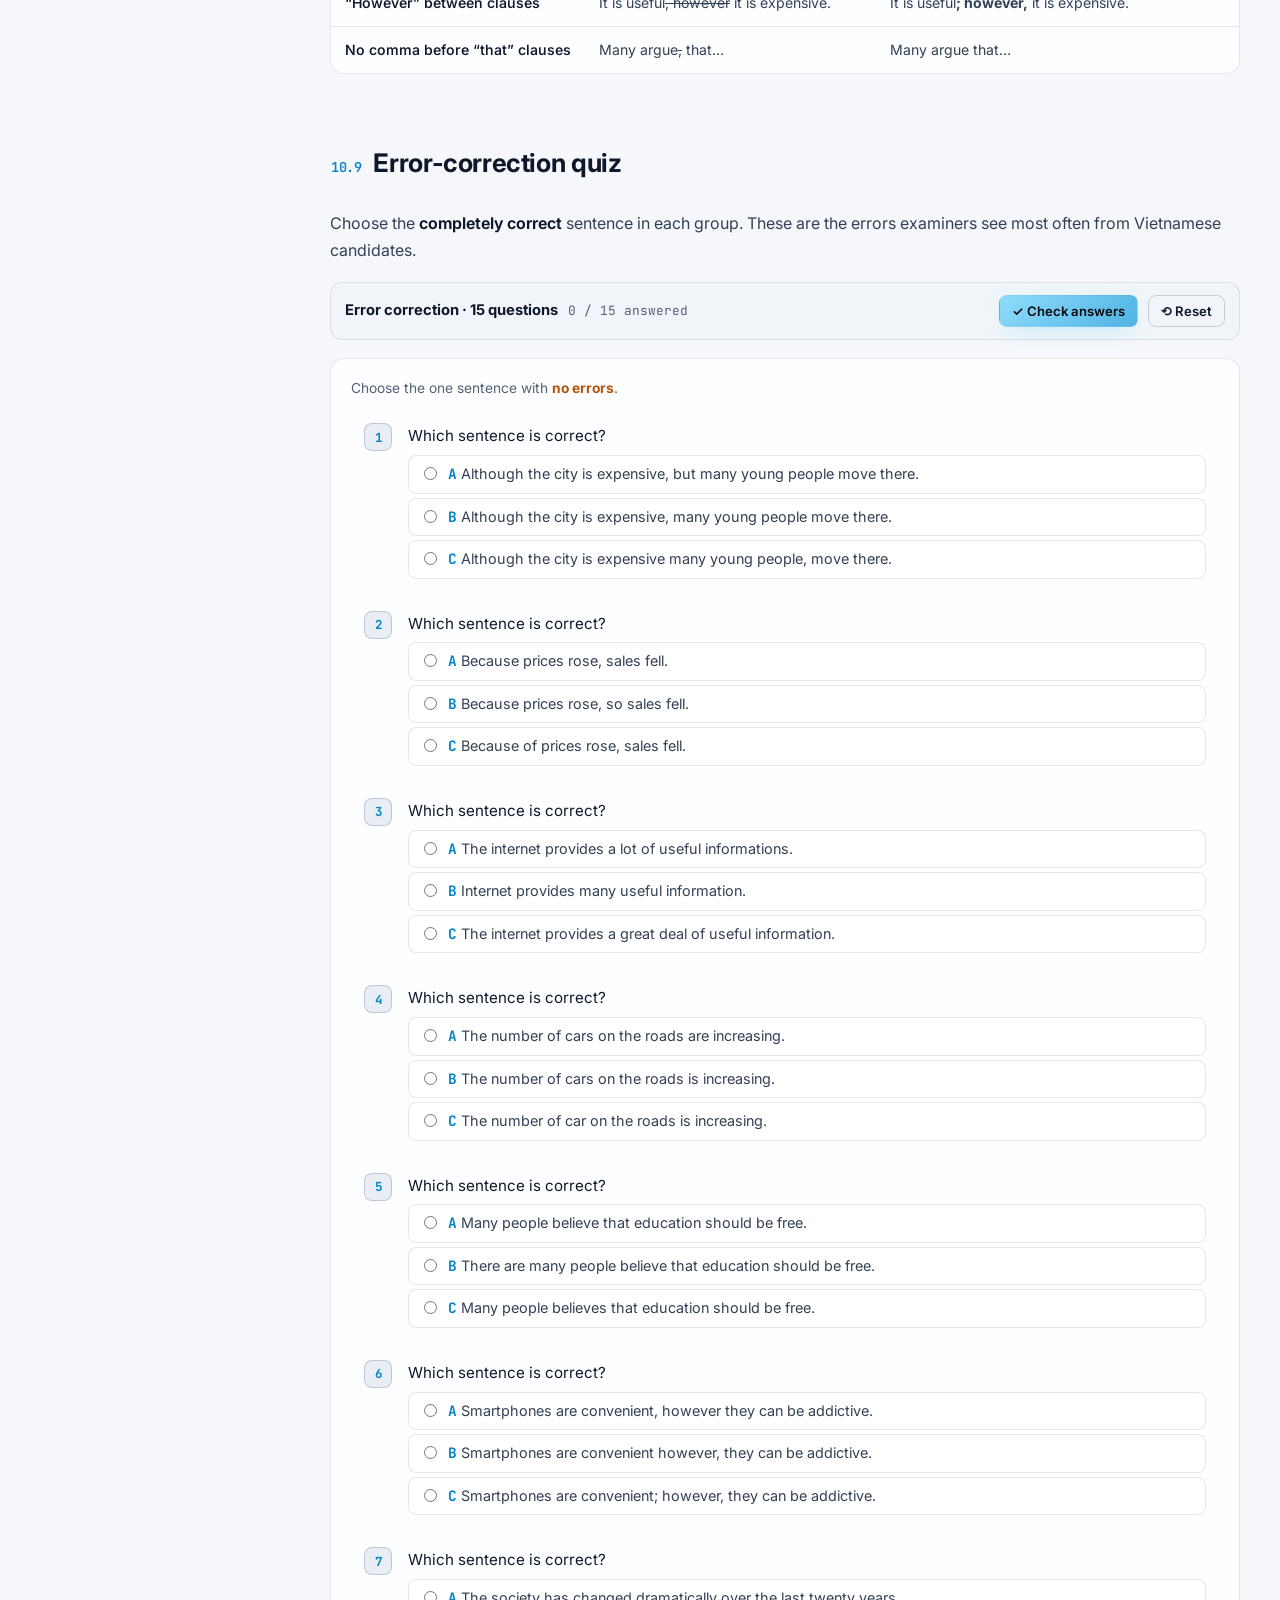
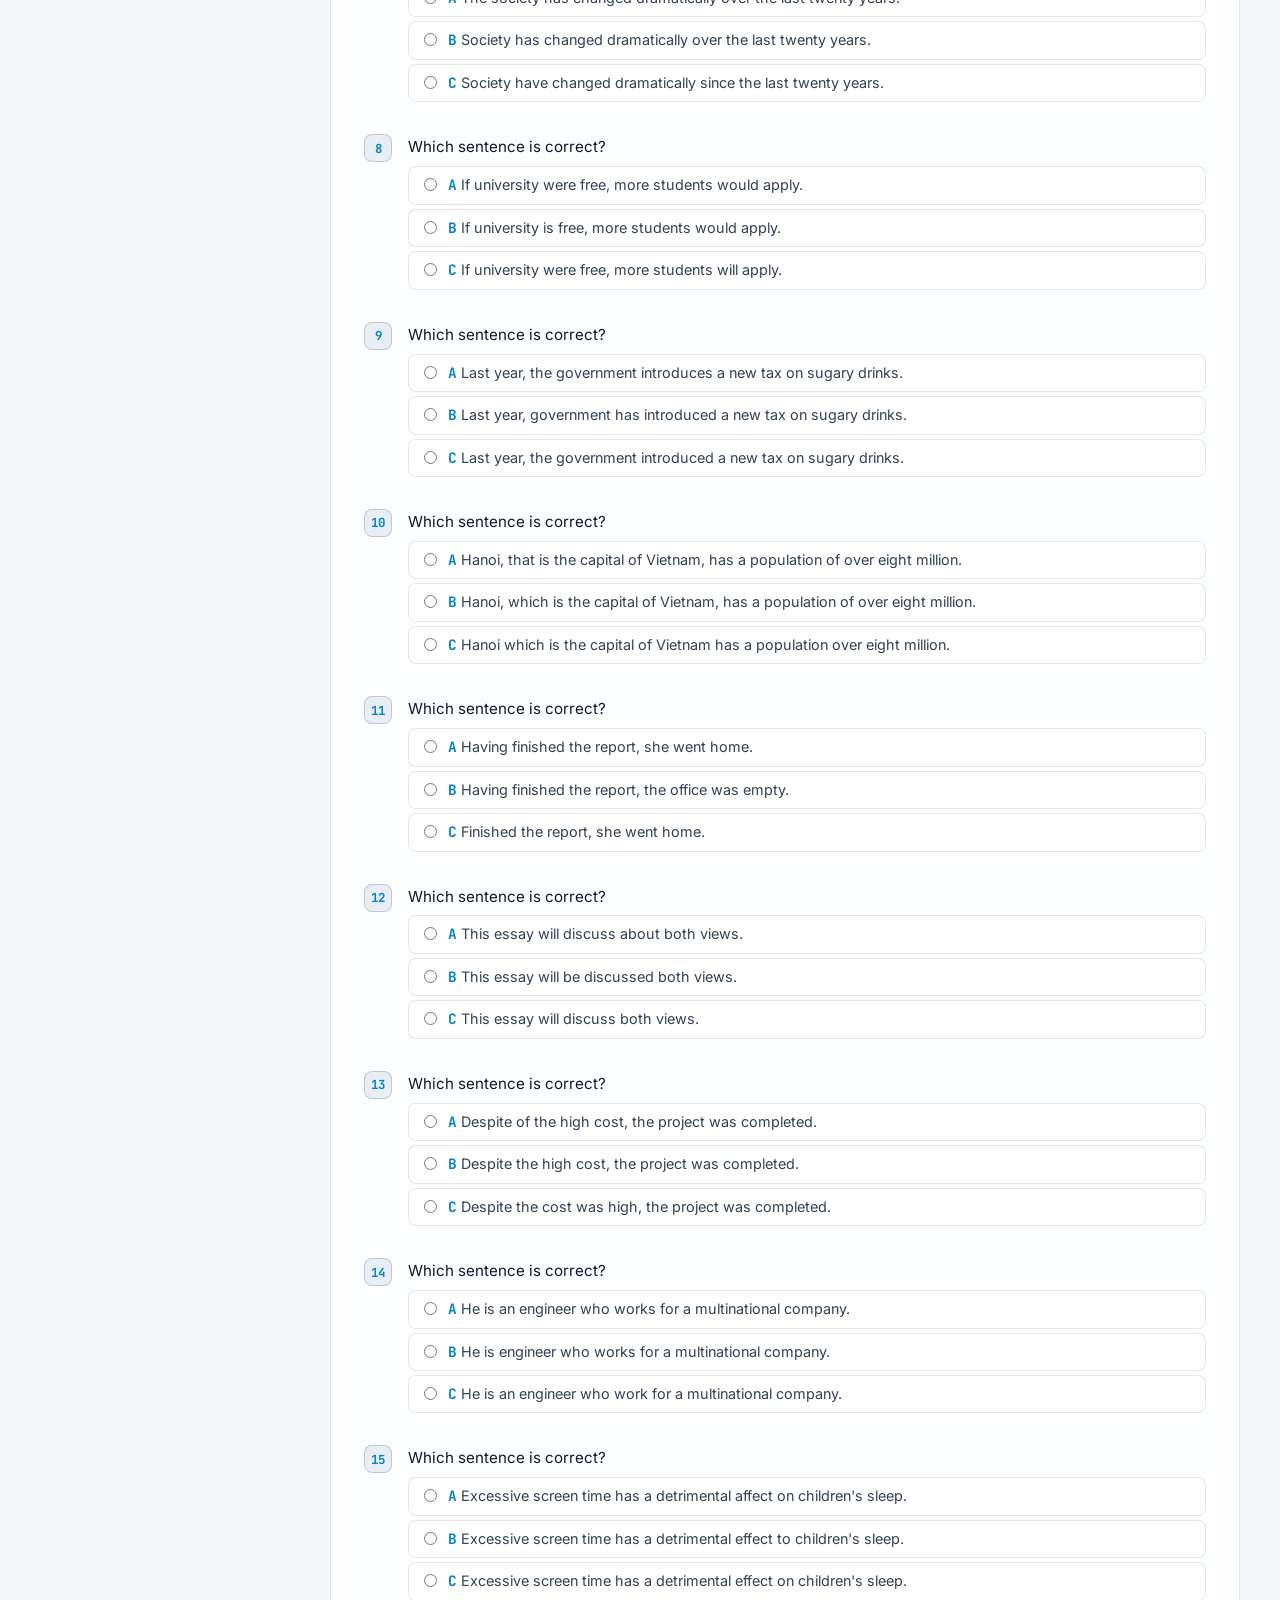
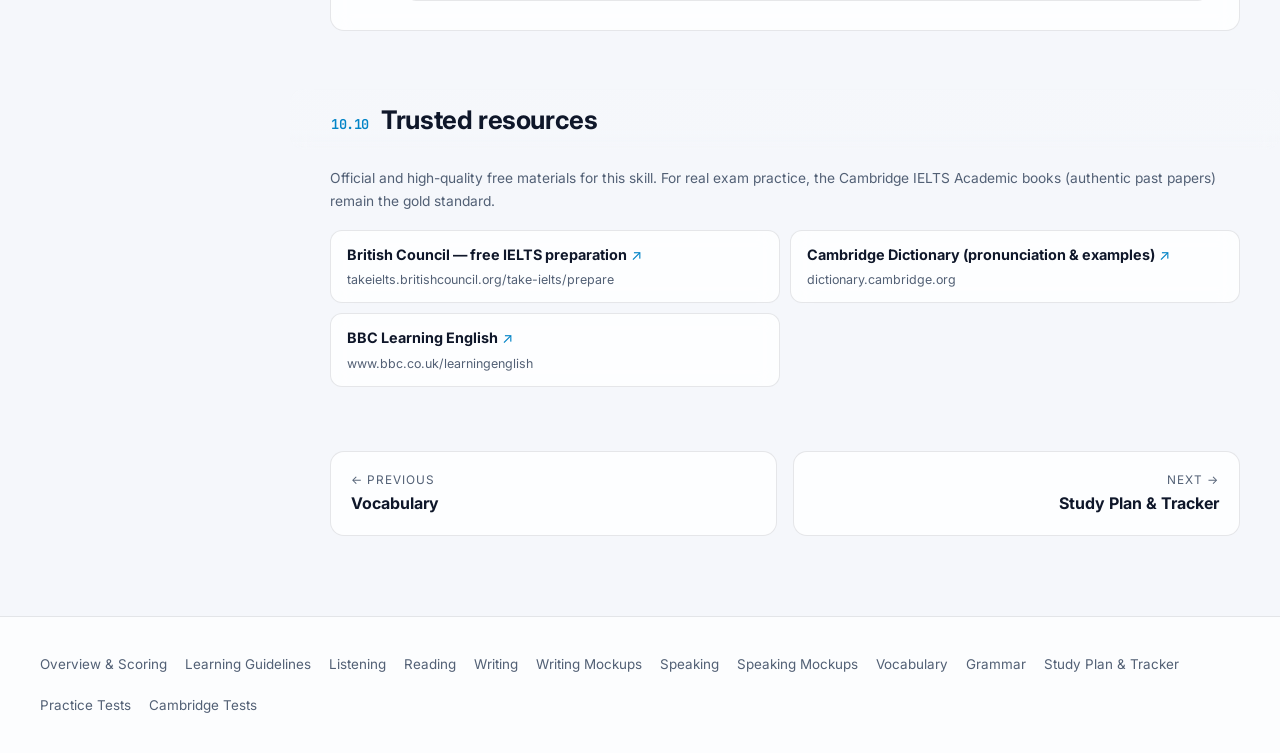
<file: ielts-academy/grammar.html>
<!doctype html>
<html lang="en">
<head>
  <meta charset="utf-8">
  <meta name="viewport" content="width=device-width, initial-scale=1">
  <title>Grammar for Band 7 — IELTS 7.0 Academy</title>
  <meta name="description" content="IELTS grammar for Band 7: complex sentences, tenses, conditionals, relative and participle clauses, passive structures, articles, punctuation and an error-correction quiz.">
  <link rel="preconnect" href="https://fonts.googleapis.com">
  <link rel="preconnect" href="https://fonts.gstatic.com" crossorigin>
  <link href="https://fonts.googleapis.com/css2?family=Inter:wght@400;500;600;700;800&family=JetBrains+Mono:wght@400;600;700&family=Source+Serif+4:ital,wght@0,400;0,600;1,400&display=swap" rel="stylesheet">
  <meta name="color-scheme" content="dark light">
  <link rel="stylesheet" href="assets/css/main.css?v=__BUILD__">
  <script>try{var t=localStorage.getItem("ielts-theme");if(t)document.documentElement.setAttribute("data-theme",t)}catch(e){}</script>
</head>
<body data-page="grammar">
  <div id="site-header"></div>
  <div class="layout">
    <aside class="sidebar" id="sidebar"></aside>
    <main class="content">
      <div class="content-inner">

        <header class="page-hero" style="--accent:#f472b6">
          <nav class="crumbs"><a href="index.html">Home</a><span>/</span><span>Language toolkit</span><span>/</span><span>Grammar</span></nav>
          <div class="eyebrow">Module 10 · Grammar</div>
          <h1>Grammar for Band 7</h1>
          <p class="lead">Band 7 grammar = <strong>a variety of complex structures</strong> + <strong>frequent error-free sentences</strong>. You need both: complex sentences full of mistakes stay at 6, and accurate simple sentences stay at 6 too.</p>
          <div class="page-meta"><span>🧩 8 structure groups</span><span>✅ 15-question error-correction quiz</span><span>🇻🇳 Notes on Vietnamese interference</span></div>
          <a class="guide-link" href="guide.html#foundation"><span>🗺️</span><span><b>Not sure where to start?</b> Follow the step-by-step <u>vocabulary & grammar study path</u> — what to learn first, which practice tests to use, and when to move on.</span></a>
        </header>

        <section class="doc-section" id="range" data-title="Grammatical range for Band 7">
          <div class="sec-head"><h2><span class="sec-num">10.1</span>Grammatical range for Band 7</h2></div>
          <p>Examiners look at the <strong>mix</strong> of sentence types and the <strong>proportion</strong> of sentences with no errors at all.</p>
          <div class="grid grid-3">
            <div class="glass card accent" style="--accent:var(--muted)"><h4>Band 6</h4><p class="small">Mix of simple and complex sentences, but complex ones often contain errors. Errors rarely stop communication.</p></div>
            <div class="glass card accent" style="--accent:var(--gold)"><h4>Band 7 ✦</h4><p class="small"><strong>Variety</strong> of complex structures (subordinate clauses, conditionals, relative clauses, passives) used with some flexibility; <strong>frequent error-free sentences</strong>; good control of punctuation.</p></div>
            <div class="glass card accent" style="--accent:var(--green)"><h4>Band 8</h4><p class="small">Wide range, used flexibly. The <strong>majority</strong> of sentences are error-free; only occasional slips.</p></div>
          </div>
          <div class="callout target">
            <div class="ci">🎯</div>
            <div><span class="ct">A practical target</span>
              <p>In a 280-word essay (about 14 sentences): at least <strong>8–9 completely error-free sentences</strong>, using at least <strong>5 different complex structures</strong>. Keep sentences under ~35 words — long sentences multiply errors.</p>
            </div>
          </div>
        </section>

        <section class="doc-section" id="complex" data-title="Complex sentence toolkit">
          <div class="sec-head"><h2><span class="sec-num">10.2</span>Complex sentence toolkit</h2></div>
          <p>A complex sentence has a main clause plus at least one dependent clause. These are the most useful types for IELTS:</p>
          <div class="table-wrap">
            <table class="t">
              <thead><tr><th>Structure</th><th>Example</th></tr></thead>
              <tbody>
                <tr><td>Contrast: <em>although / while / whereas</em></td><td><b>Although</b> online learning is flexible, it requires considerable self-discipline.</td></tr>
                <tr><td>Cause: <em>because / since / as</em></td><td><b>Since</b> housing costs have soared, many young adults still live with their parents.</td></tr>
                <tr><td>Result: <em>so … that / such … that</em></td><td>Traffic has become <b>so</b> heavy <b>that</b> commuting by car is no longer practical.</td></tr>
                <tr><td>Purpose: <em>so that / in order to</em></td><td>Cities should invest in cycle lanes <b>so that</b> residents can travel safely.</td></tr>
                <tr><td>Time: <em>once / until / as soon as</em></td><td><b>Once</b> students graduate, they often struggle to find stable jobs.</td></tr>
                <tr><td>Noun clause: <em>what / whether / the fact that</em></td><td><b>What</b> concerns many parents is <b>the fact that</b> children spend hours online.</td></tr>
                <tr><td>Cleft sentence (emphasis)</td><td><b>It is</b> the cost of housing, not the lack of jobs, <b>that</b> drives young people away.</td></tr>
                <tr><td>Comparative structure</td><td><b>The more</b> cities expand, <b>the longer</b> people spend commuting.</td></tr>
                <tr><td>Inversion (formal, use rarely)</td><td><b>Not only does</b> exercise improve health, <b>but it also</b> reduces stress.</td></tr>
              </tbody>
            </table>
          </div>
        </section>

        <section class="doc-section" id="tenses" data-title="Tenses that matter in IELTS">
          <div class="sec-head"><h2><span class="sec-num">10.3</span>Tenses that matter in IELTS</h2></div>
          <div class="table-wrap">
            <table class="t">
              <thead><tr><th>Tense</th><th>Where you need it</th><th>Example</th></tr></thead>
              <tbody>
                <tr><td>Present simple</td><td>General truths, Task 2 arguments, process diagrams</td><td>Public transport <b>reduces</b> congestion.</td></tr>
                <tr><td>Present perfect</td><td>Changes up to now — very common in Task 2 introductions and Speaking</td><td>Car ownership <b>has risen</b> dramatically in recent decades.</td></tr>
                <tr><td>Past simple</td><td>Task 1 graphs with past dates; Speaking Part 2 stories</td><td>The figure <b>fell</b> to 21,000 in 2025.</td></tr>
                <tr><td>Past perfect</td><td>An earlier past event — great in Part 2 stories</td><td>I <b>had</b> never <b>driven</b> a car before I started lessons.</td></tr>
                <tr><td>Future forms</td><td>Task 1 projections; Speaking Part 3 predictions</td><td>The population <b>is expected to reach</b> 10 million by 2040.</td></tr>
                <tr><td>Present perfect continuous</td><td>Ongoing situations</td><td>I <b>have been studying</b> English for six years.</td></tr>
              </tbody>
            </table>
          </div>
          <div class="callout vn">
            <div class="ci">🇻🇳</div>
            <div><span class="ct">Vietnamese interference</span>
              <p>Vietnamese marks time with words (<em>đã, đang, sẽ</em>) and never changes the verb. In English the verb itself must change: <em>Yesterday I <s>go</s> → went</em>; <em>She <s>work</s> → works</em>. Check every verb in your writing for tense and the 3rd-person -s.</p>
            </div>
          </div>
        </section>

        <section class="doc-section" id="conditionals" data-title="Conditionals & hypotheticals">
          <div class="sec-head"><h2><span class="sec-num">10.4</span>Conditionals & hypotheticals</h2></div>
          <div class="table-wrap">
            <table class="t">
              <thead><tr><th>Type</th><th>Form</th><th>Example</th></tr></thead>
              <tbody>
                <tr><td>Zero (facts)</td><td>if + present, present</td><td>If people <b>exercise</b> regularly, they <b>sleep</b> better.</td></tr>
                <tr><td>First (real future)</td><td>if + present, will</td><td>If the government <b>raises</b> fuel taxes, fewer people <b>will drive</b>.</td></tr>
                <tr><td>Second (hypothetical)</td><td>if + past, would</td><td>If university <b>were</b> free, more students from poor families <b>would enrol</b>.</td></tr>
                <tr><td>Third (past hypothetical)</td><td>if + past perfect, would have</td><td>If I <b>had started</b> earlier, I <b>would have passed</b> the first time.</td></tr>
                <tr><td>Mixed</td><td>if + past perfect, would + verb</td><td>If cities <b>had invested</b> in metro systems, traffic <b>would be</b> lighter today.</td></tr>
                <tr><td>Alternatives to “if”</td><td>unless, provided that, as long as</td><td>The policy will fail <b>unless</b> it is properly funded.</td></tr>
              </tbody>
            </table>
          </div>
          <p class="small">💡 Second conditionals are perfect for Task 2 solutions (“If schools <em>taught</em> financial skills, young people <em>would</em> …”) and Speaking Part 3 speculation.</p>
        </section>

        <section class="doc-section" id="clauses" data-title="Relative & participle clauses">
          <div class="sec-head"><h2><span class="sec-num">10.5</span>Relative & participle clauses</h2></div>
          <div class="grid grid-2">
            <div class="glass card"><h4>Relative clauses</h4>
              <ul class="small">
                <li><b>Defining</b> (no commas): Students <b>who work part-time</b> often have less time to study.</li>
                <li><b>Non-defining</b> (commas): Hanoi, <b>which has a population of over 8 million</b>, faces severe congestion.</li>
                <li><b>Sentence relative</b>: Many graduates move abroad, <b>which</b> leads to a shortage of skilled workers.</li>
                <li><b>Preposition + which</b>: the extent <b>to which</b>, the way <b>in which</b>.</li>
              </ul>
              <p class="small muted">❌ Never use <em>that</em> after a comma: <s>Hanoi, that is the capital…</s></p>
            </div>
            <div class="glass card"><h4>Participle clauses (very Band 7+)</h4>
              <ul class="small">
                <li><b>-ing (active)</b>: <b>Living</b> far from the city centre, many workers commute for hours.</li>
                <li><b>-ed (passive)</b>: <b>Built</b> in the 1960s, the bridge now needs major repairs.</li>
                <li><b>Result</b>: The figure climbed sharply, <b>reaching</b> a peak of 46,000.</li>
                <li><b>Having + past participle</b>: <b>Having considered</b> both sides, I believe…</li>
              </ul>
              <p class="small muted">⚠️ The subject must match: <s>Walking to school, the rain started.</s> (The rain wasn't walking!)</p>
            </div>
          </div>
        </section>

        <section class="doc-section" id="passive" data-title="Passive & impersonal structures">
          <div class="sec-head"><h2><span class="sec-num">10.6</span>Passive & impersonal structures</h2></div>
          <p>The passive is essential in <strong>Task 1 processes and maps</strong> and gives Task 2 an objective, academic tone.</p>
          <div class="table-wrap">
            <table class="t">
              <thead><tr><th>Use</th><th>Example</th></tr></thead>
              <tbody>
                <tr><td>Process diagrams</td><td>The beans <b>are harvested</b> and then <b>dried</b> in the sun before they <b>are roasted</b>.</td></tr>
                <tr><td>Maps (changes)</td><td>The old factory <b>was demolished</b> and <b>has been replaced</b> by apartments.</td></tr>
                <tr><td>Impersonal opinion</td><td><b>It is widely believed that</b> technology isolates people.</td></tr>
                <tr><td>Reported belief</td><td>Exercise <b>is thought to reduce</b> the risk of depression.</td></tr>
                <tr><td>Modal passive (solutions)</td><td>Stricter laws <b>should be introduced</b> to protect consumers.</td></tr>
              </tbody>
            </table>
          </div>
        </section>

        <section class="doc-section" id="articles" data-title="Articles, countability & agreement">
          <div class="sec-head"><h2><span class="sec-num">10.7</span>Articles, countability & agreement</h2></div>
          <p>Vietnamese has no articles and no plural endings, so these are the most frequent errors for Vietnamese candidates. A simplified rule set:</p>
          <div class="grid grid-2">
            <div class="glass card"><h4>Articles in 5 rules</h4>
              <ol class="small">
                <li><b>a/an</b> + singular countable noun mentioned for the first time / one of many: <em>a teacher</em>.</li>
                <li><b>the</b> when the reader knows which one: <em>the government</em> (of your country), <em>the graph</em>, <em>the internet</em>.</li>
                <li><b>no article</b> for general plural / uncountable nouns: <em><s>The</s> people need <s>the</s> education.</em></li>
                <li><b>the</b> + superlatives and ordinals: <em>the highest, the first</em>.</li>
                <li><b>no article</b> for abstract ideas in general: <em>society, technology, nature, education</em>.</li>
              </ol>
            </div>
            <div class="glass card"><h4>Countability & agreement</h4>
              <ul class="small">
                <li>Uncountable — no -s, singular verb: <em>information, advice, research, equipment, knowledge, evidence, traffic, furniture</em>.</li>
                <li><em>The number of</em> + plural noun + <b>singular</b> verb: <em>The number of cars <b>is</b> rising.</em></li>
                <li><em>A number of</em> + plural noun + <b>plural</b> verb: <em>A number of studies <b>have</b> shown…</em></li>
                <li><em>People / police / children</em> are plural: <em>People <b>are</b>…</em></li>
                <li><em>Everyone / each / every</em> + singular verb: <em>Every student <b>needs</b>…</em></li>
              </ul>
            </div>
          </div>
        </section>

        <section class="doc-section" id="punctuation" data-title="Punctuation that examiners notice">
          <div class="sec-head"><h2><span class="sec-num">10.8</span>Punctuation that examiners notice</h2></div>
          <div class="table-wrap">
            <table class="t">
              <thead><tr><th>Rule</th><th>✗</th><th>✓</th></tr></thead>
              <tbody>
                <tr><td>No comma splices</td><td>Prices rose<s>,</s> demand fell.</td><td>Prices rose, <b>so</b> demand fell. / Prices rose<b>;</b> demand fell.</td></tr>
                <tr><td>Comma after a fronted clause</td><td>Although it is cheap many people avoid it.</td><td>Although it is cheap<b>,</b> many people avoid it.</td></tr>
                <tr><td>Comma after sentence linkers</td><td>However many people disagree.</td><td>However<b>,</b> many people disagree.</td></tr>
                <tr><td>“However” between clauses</td><td>It is useful<s>, however</s> it is expensive.</td><td>It is useful<b>; however,</b> it is expensive.</td></tr>
                <tr><td>No comma before “that” clauses</td><td>Many argue<s>,</s> that…</td><td>Many argue that…</td></tr>
              </tbody>
            </table>
          </div>
        </section>

        <section class="doc-section" id="quiz" data-title="Error-correction quiz">
          <div class="sec-head"><h2><span class="sec-num">10.9</span>Error-correction quiz</h2></div>
          <p>Choose the <strong>completely correct</strong> sentence in each group. These are the errors examiners see most often from Vietnamese candidates.</p>
          <div id="grammar-quiz"></div>
        </section>

        <div id="pager"></div>
      </div>
    </main>
  </div>
  <div id="site-footer"></div>

  <script src="assets/js/data/vocab.js?v=__BUILD__"></script>
  <script src="assets/js/core.js?v=__BUILD__"></script>
  <script src="assets/js/quiz.js?v=__BUILD__"></script>
  <script src="assets/js/pages/grammar.js?v=__BUILD__"></script>
</body>
</html>
</file>
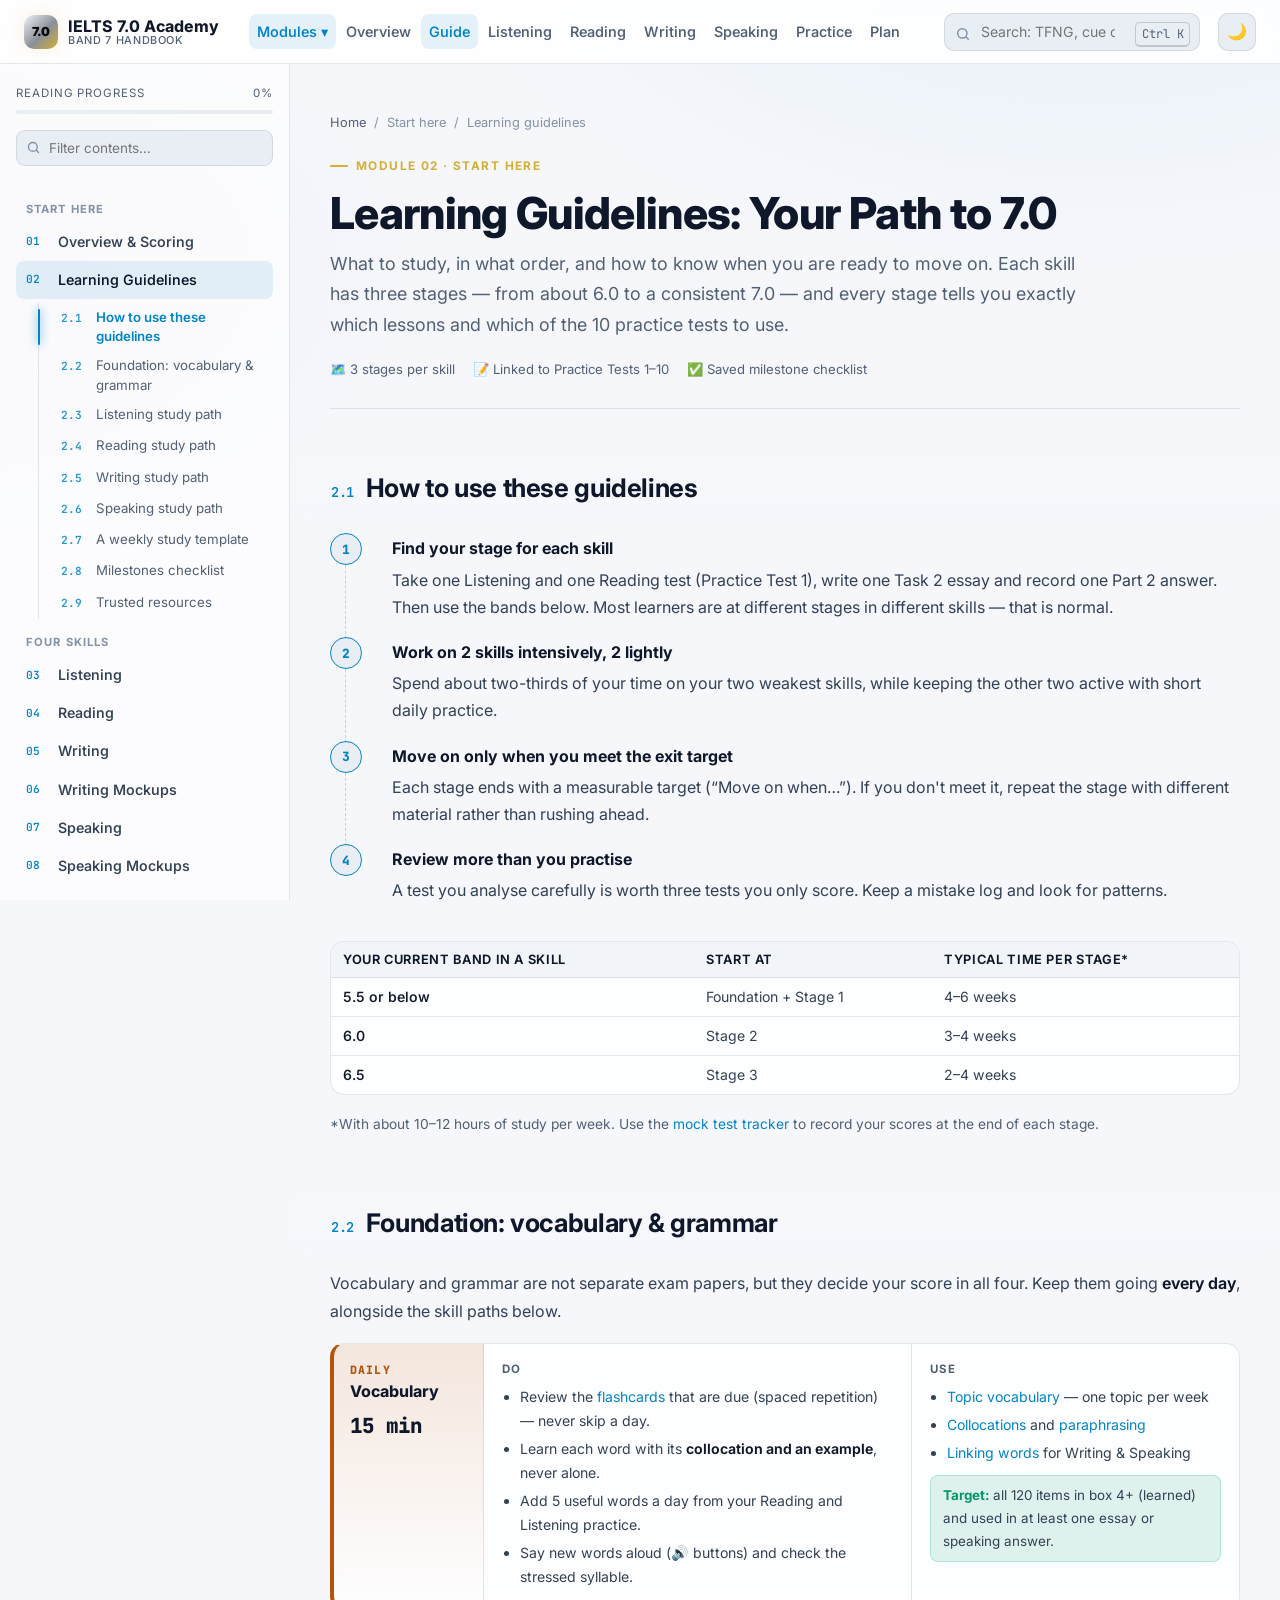
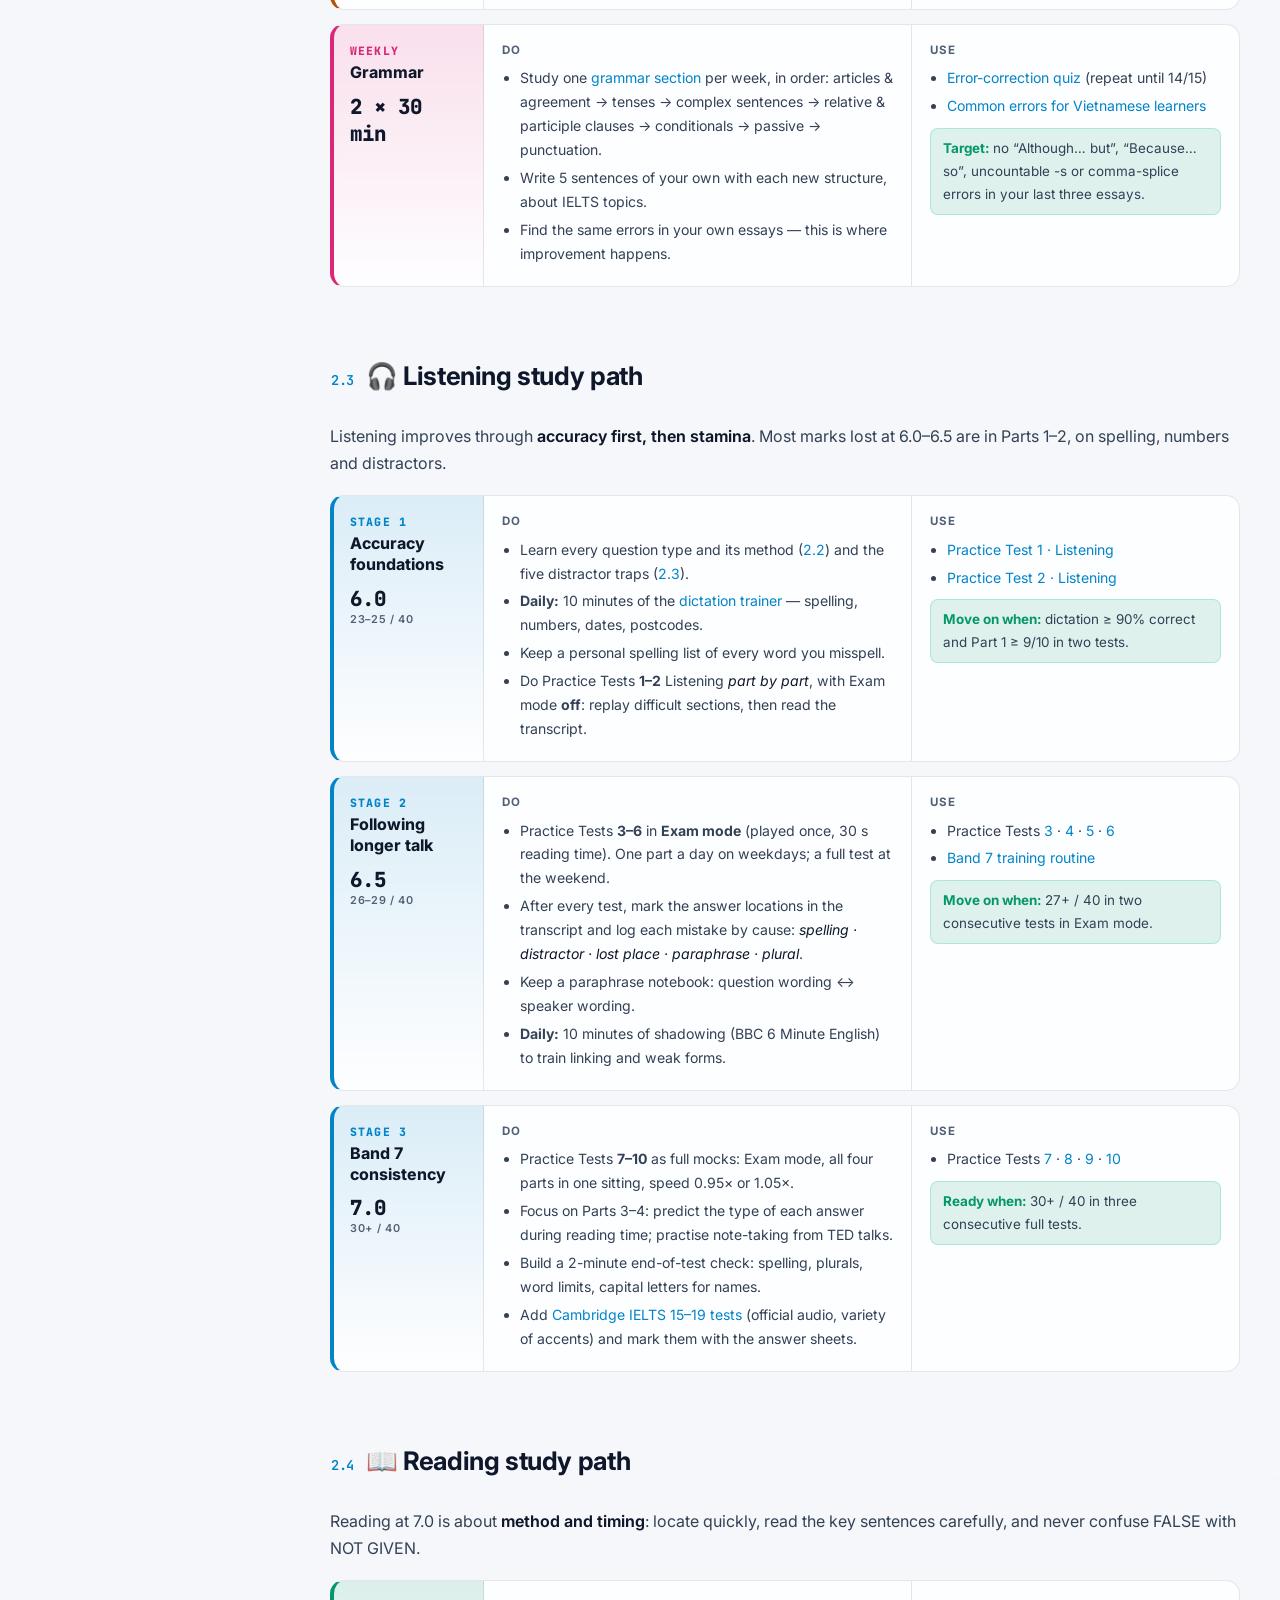
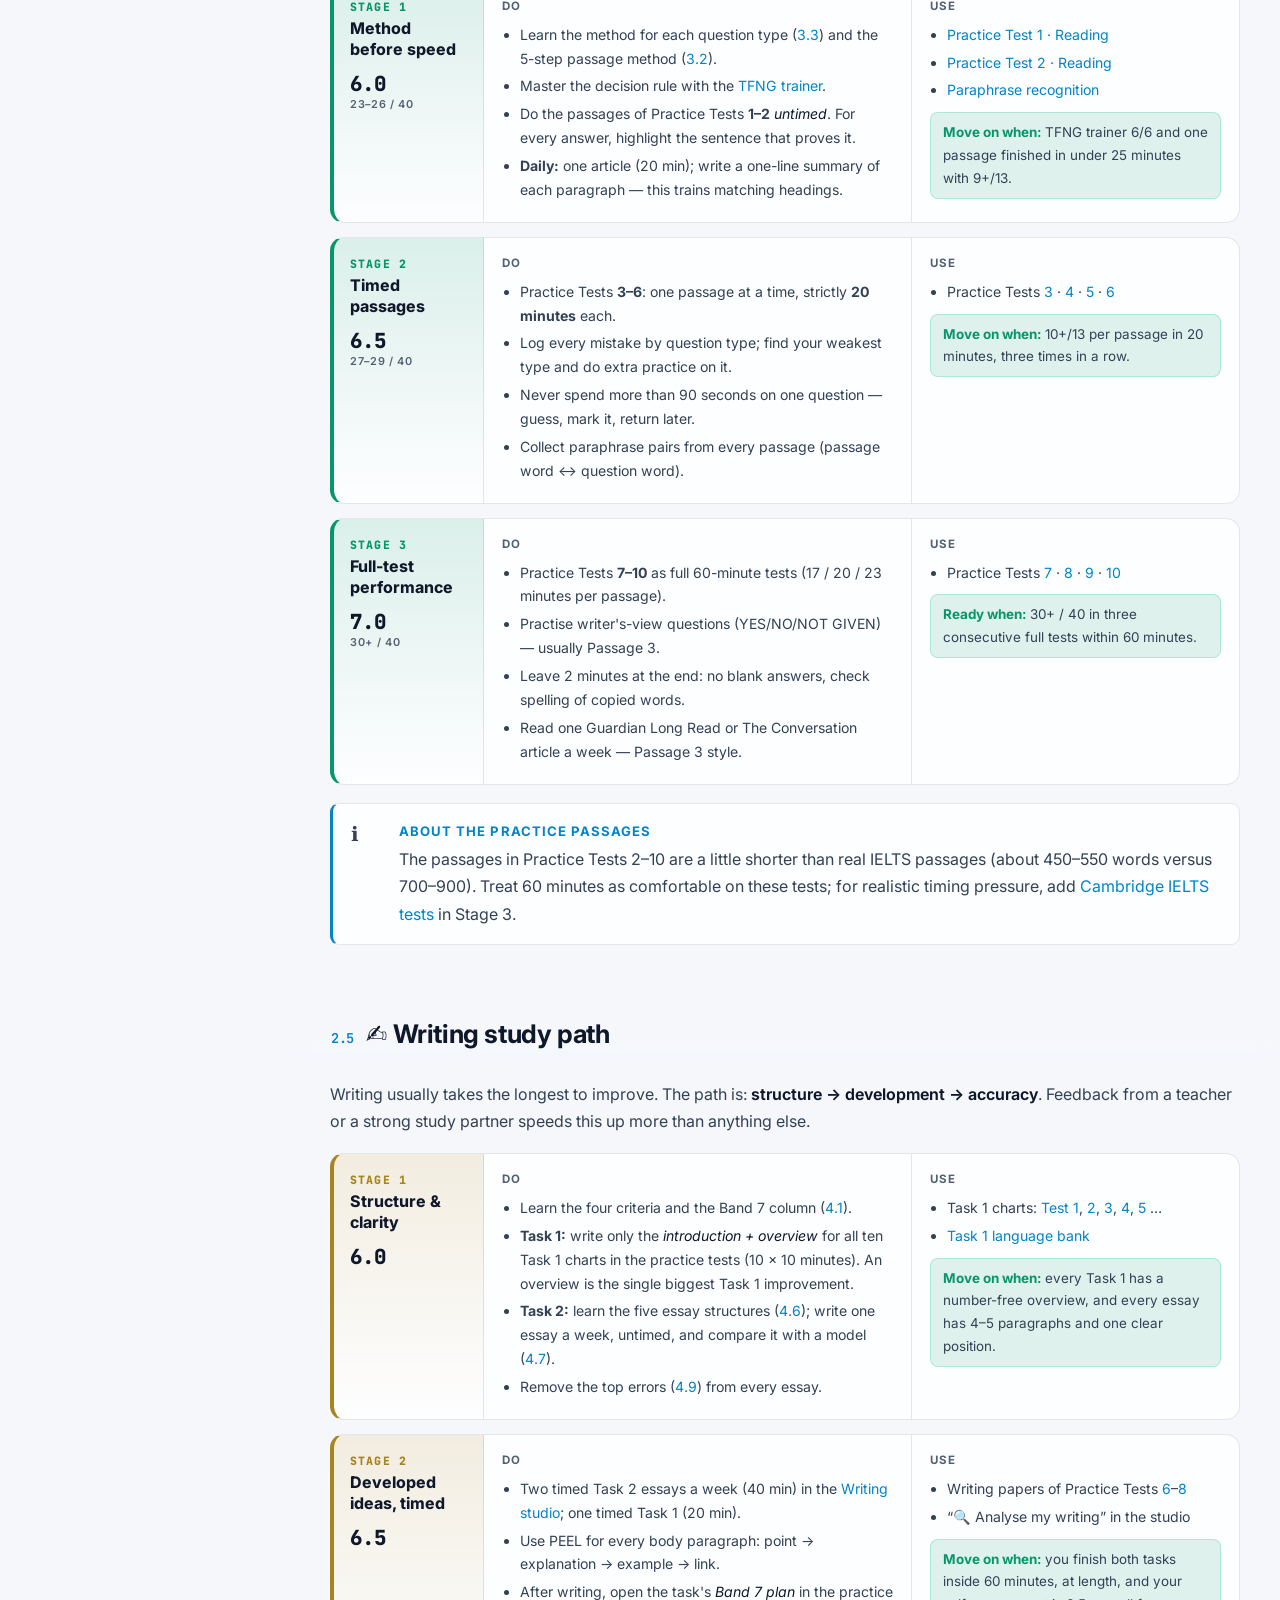
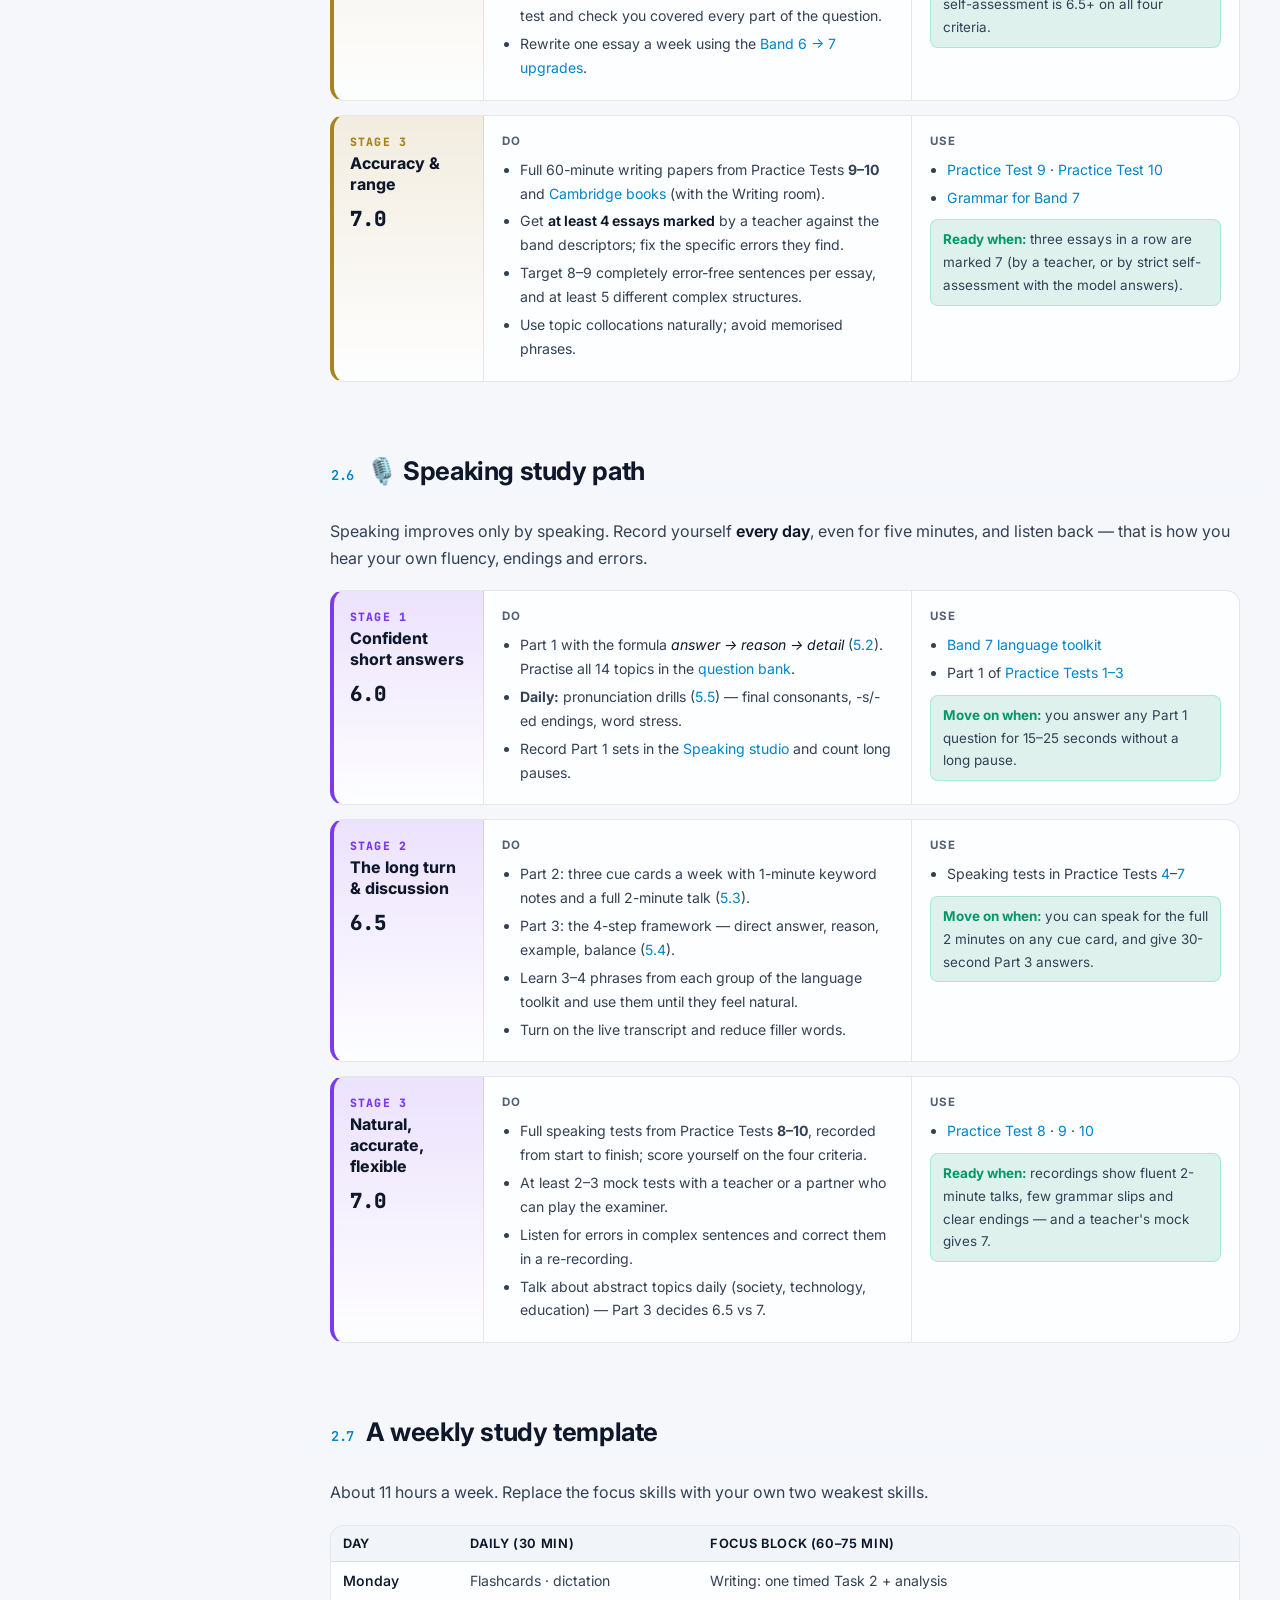
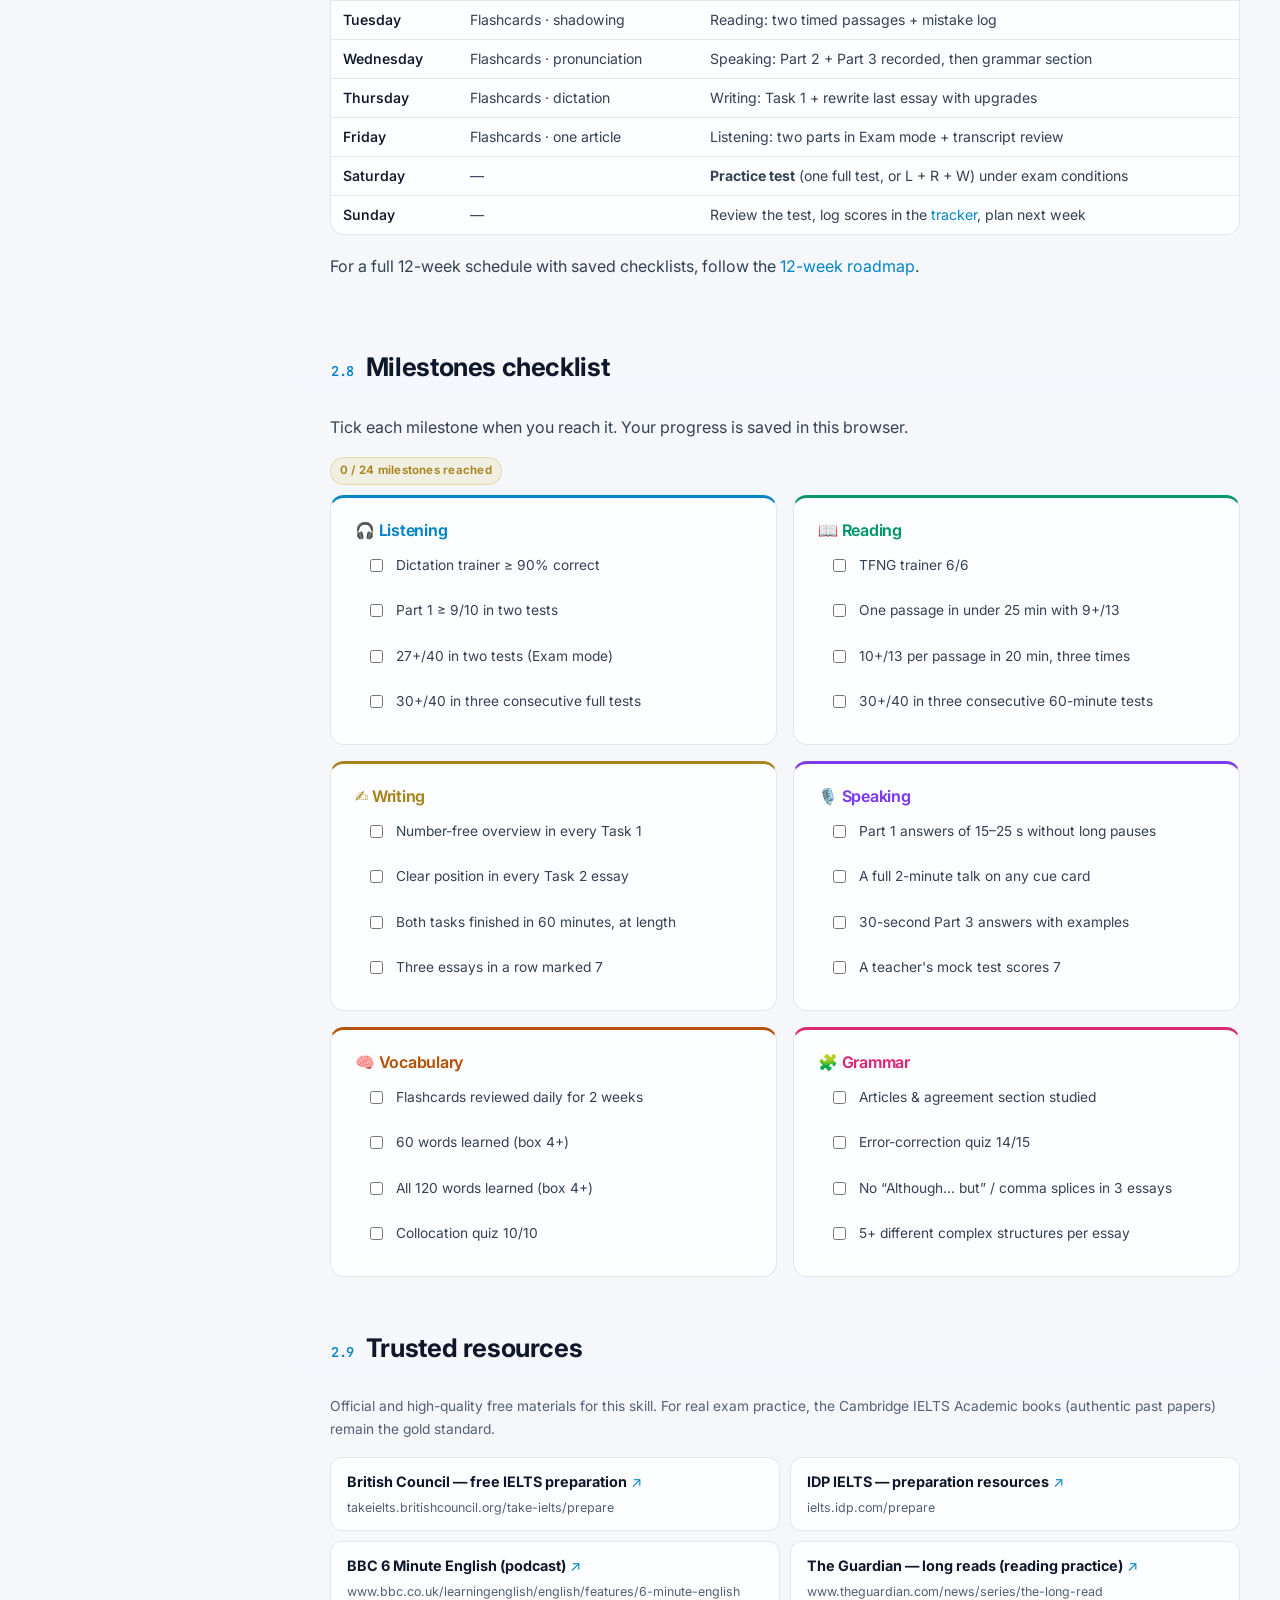
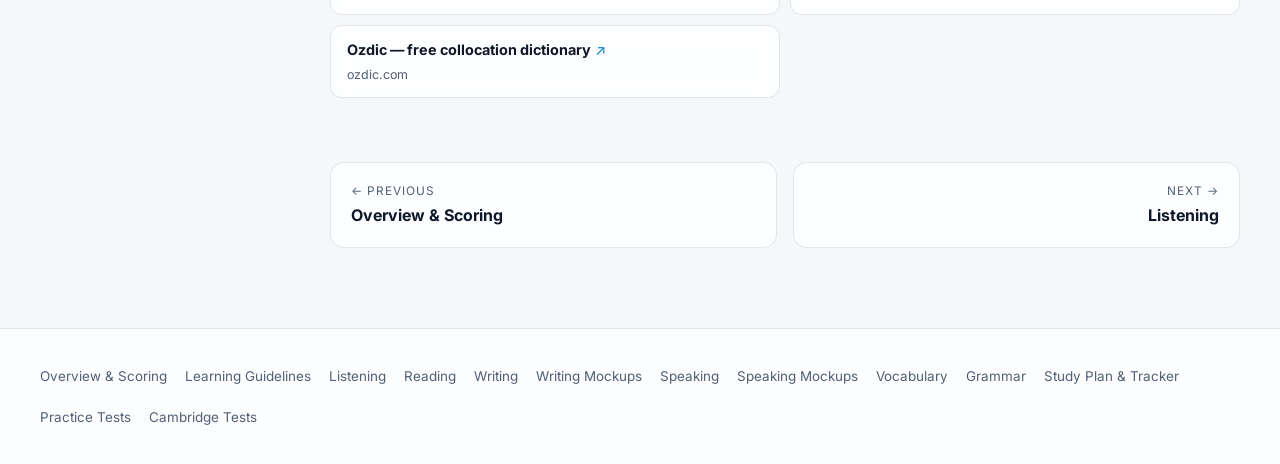
<file: ielts-academy/guide.html>
<!doctype html>
<html lang="en">
<head>
  <meta charset="utf-8">
  <meta name="viewport" content="width=device-width, initial-scale=1">
  <title>Learning Guidelines: Your Path to 7.0 — IELTS 7.0 Academy</title>
  <meta name="description" content="Step-by-step study guidelines for IELTS Listening, Reading, Writing and Speaking: what to learn at each stage from 6.0 to 7.0, how to practise with the 10 practice tests, and when to move on.">
  <link rel="preconnect" href="https://fonts.googleapis.com">
  <link rel="preconnect" href="https://fonts.gstatic.com" crossorigin>
  <link href="https://fonts.googleapis.com/css2?family=Inter:wght@400;500;600;700;800&family=JetBrains+Mono:wght@400;600;700&family=Source+Serif+4:ital,wght@0,400;0,600;1,400&display=swap" rel="stylesheet">
  <meta name="color-scheme" content="dark light">
  <link rel="stylesheet" href="assets/css/main.css?v=__BUILD__">
  <script>try{var t=localStorage.getItem("ielts-theme");if(t)document.documentElement.setAttribute("data-theme",t)}catch(e){}</script>
</head>
<body data-page="guide">
  <div id="site-header"></div>
  <div class="layout">
    <aside class="sidebar" id="sidebar"></aside>
    <main class="content">
      <div class="content-inner">

        <header class="page-hero" style="--accent:#d4af37">
          <nav class="crumbs"><a href="index.html">Home</a><span>/</span><span>Start here</span><span>/</span><span>Learning guidelines</span></nav>
          <div class="eyebrow">Module 02 · Start here</div>
          <h1>Learning Guidelines: Your Path to 7.0</h1>
          <p class="lead">What to study, in what order, and how to know when you are ready to move on. Each skill has three stages — from about 6.0 to a consistent 7.0 — and every stage tells you exactly which lessons and which of the 10 practice tests to use.</p>
          <div class="page-meta"><span>🗺️ 3 stages per skill</span><span>📝 Linked to Practice Tests 1–10</span><span>✅ Saved milestone checklist</span></div>
        </header>

        <!-- ============================================================ -->
        <section class="doc-section" id="how" data-title="How to use these guidelines">
          <div class="sec-head"><h2><span class="sec-num">2.1</span>How to use these guidelines</h2></div>
          <ol class="steps-list">
            <li><b>Find your stage for each skill</b>Take one Listening and one Reading test (Practice Test 1), write one Task 2 essay and record one Part 2 answer. Then use the bands below. Most learners are at different stages in different skills — that is normal.</li>
            <li><b>Work on 2 skills intensively, 2 lightly</b>Spend about two-thirds of your time on your two weakest skills, while keeping the other two active with short daily practice.</li>
            <li><b>Move on only when you meet the exit target</b>Each stage ends with a measurable target (“Move on when…”). If you don't meet it, repeat the stage with different material rather than rushing ahead.</li>
            <li><b>Review more than you practise</b>A test you analyse carefully is worth three tests you only score. Keep a mistake log and look for patterns.</li>
          </ol>
          <div class="table-wrap">
            <table class="t compact">
              <thead><tr><th>Your current band in a skill</th><th>Start at</th><th>Typical time per stage*</th></tr></thead>
              <tbody>
                <tr><td>5.5 or below</td><td>Foundation + Stage 1</td><td>4–6 weeks</td></tr>
                <tr><td>6.0</td><td>Stage 2</td><td>3–4 weeks</td></tr>
                <tr><td>6.5</td><td>Stage 3</td><td>2–4 weeks</td></tr>
              </tbody>
            </table>
          </div>
          <p class="small muted">*With about 10–12 hours of study per week. Use the <a href="plan.html#tracker">mock test tracker</a> to record your scores at the end of each stage.</p>
        </section>

        <!-- ============================================================ -->
        <section class="doc-section" id="foundation" data-title="Foundation: vocabulary & grammar">
          <div class="sec-head"><h2><span class="sec-num">2.2</span>Foundation: vocabulary & grammar</h2></div>
          <p>Vocabulary and grammar are not separate exam papers, but they decide your score in all four. Keep them going <strong>every day</strong>, alongside the skill paths below.</p>
          <div class="path">
            <div class="glass path-stage" style="--accent:var(--amber)">
              <div class="ps-head"><div class="ps-n">Daily</div><div class="ps-t">Vocabulary</div><span class="ps-band">15 min</span></div>
              <div class="ps-body">
                <div class="ps-col"><h5>Do</h5><ul>
                  <li>Review the <a href="vocabulary.html#flashcards">flashcards</a> that are due (spaced repetition) — never skip a day.</li>
                  <li>Learn each word with its <strong>collocation and an example</strong>, never alone.</li>
                  <li>Add 5 useful words a day from your Reading and Listening practice.</li>
                  <li>Say new words aloud (🔊 buttons) and check the stressed syllable.</li>
                </ul></div>
                <div class="ps-col"><h5>Use</h5><ul>
                  <li><a href="vocabulary.html#topics">Topic vocabulary</a> — one topic per week</li>
                  <li><a href="vocabulary.html#collocations">Collocations</a> and <a href="vocabulary.html#paraphrasing">paraphrasing</a></li>
                  <li><a href="vocabulary.html#linking">Linking words</a> for Writing & Speaking</li>
                </ul>
                <div class="ps-exit"><b>Target:</b> all 120 items in box 4+ (learned) and used in at least one essay or speaking answer.</div></div>
              </div>
            </div>
            <div class="glass path-stage" style="--accent:var(--pink)">
              <div class="ps-head"><div class="ps-n">Weekly</div><div class="ps-t">Grammar</div><span class="ps-band">2 × 30 min</span></div>
              <div class="ps-body">
                <div class="ps-col"><h5>Do</h5><ul>
                  <li>Study one <a href="grammar.html">grammar section</a> per week, in order: articles & agreement → tenses → complex sentences → relative & participle clauses → conditionals → passive → punctuation.</li>
                  <li>Write 5 sentences of your own with each new structure, about IELTS topics.</li>
                  <li>Find the same errors in your own essays — this is where improvement happens.</li>
                </ul></div>
                <div class="ps-col"><h5>Use</h5><ul>
                  <li><a href="grammar.html#quiz">Error-correction quiz</a> (repeat until 14/15)</li>
                  <li><a href="writing.html#errors">Common errors for Vietnamese learners</a></li>
                </ul>
                <div class="ps-exit"><b>Target:</b> no “Although… but”, “Because… so”, uncountable -s or comma-splice errors in your last three essays.</div></div>
              </div>
            </div>
          </div>
        </section>

        <!-- ============================================================ -->
        <section class="doc-section" id="listening" data-title="Listening study path">
          <div class="sec-head"><h2><span class="sec-num">2.3</span>🎧 Listening study path</h2></div>
          <p>Listening improves through <strong>accuracy first, then stamina</strong>. Most marks lost at 6.0–6.5 are in Parts 1–2, on spelling, numbers and distractors.</p>
          <div class="path">
            <div class="glass path-stage" style="--accent:var(--blue)">
              <div class="ps-head"><div class="ps-n">Stage 1</div><div class="ps-t">Accuracy foundations</div><span class="ps-band">6.0<small>23–25 / 40</small></span></div>
              <div class="ps-body">
                <div class="ps-col"><h5>Do</h5><ul>
                  <li>Learn every question type and its method (<a href="listening.html#question-types">2.2</a>) and the five distractor traps (<a href="listening.html#traps">2.3</a>).</li>
                  <li><b>Daily:</b> 10 minutes of the <a href="listening.html#dictation">dictation trainer</a> — spelling, numbers, dates, postcodes.</li>
                  <li>Keep a personal spelling list of every word you misspell.</li>
                  <li>Do Practice Tests <b>1–2</b> Listening <em>part by part</em>, with Exam mode <b>off</b>: replay difficult sections, then read the transcript.</li>
                </ul></div>
                <div class="ps-col"><h5>Use</h5><ul>
                  <li><a href="practice.html#t=1&s=listening">Practice Test 1 · Listening</a></li>
                  <li><a href="practice.html#t=2&s=listening">Practice Test 2 · Listening</a></li>
                </ul>
                <div class="ps-exit"><b>Move on when:</b> dictation ≥ 90% correct and Part 1 ≥ 9/10 in two tests.</div></div>
              </div>
            </div>
            <div class="glass path-stage" style="--accent:var(--blue)">
              <div class="ps-head"><div class="ps-n">Stage 2</div><div class="ps-t">Following longer talk</div><span class="ps-band">6.5<small>26–29 / 40</small></span></div>
              <div class="ps-body">
                <div class="ps-col"><h5>Do</h5><ul>
                  <li>Practice Tests <b>3–6</b> in <b>Exam mode</b> (played once, 30 s reading time). One part a day on weekdays; a full test at the weekend.</li>
                  <li>After every test, mark the answer locations in the transcript and log each mistake by cause: <em>spelling · distractor · lost place · paraphrase · plural</em>.</li>
                  <li>Keep a paraphrase notebook: question wording ↔ speaker wording.</li>
                  <li><b>Daily:</b> 10 minutes of shadowing (BBC 6 Minute English) to train linking and weak forms.</li>
                </ul></div>
                <div class="ps-col"><h5>Use</h5><ul>
                  <li>Practice Tests <a href="practice.html#t=3&s=listening">3</a> · <a href="practice.html#t=4&s=listening">4</a> · <a href="practice.html#t=5&s=listening">5</a> · <a href="practice.html#t=6&s=listening">6</a></li>
                  <li><a href="listening.html#routine">Band 7 training routine</a></li>
                </ul>
                <div class="ps-exit"><b>Move on when:</b> 27+ / 40 in two consecutive tests in Exam mode.</div></div>
              </div>
            </div>
            <div class="glass path-stage" style="--accent:var(--blue)">
              <div class="ps-head"><div class="ps-n">Stage 3</div><div class="ps-t">Band 7 consistency</div><span class="ps-band">7.0<small>30+ / 40</small></span></div>
              <div class="ps-body">
                <div class="ps-col"><h5>Do</h5><ul>
                  <li>Practice Tests <b>7–10</b> as full mocks: Exam mode, all four parts in one sitting, speed 0.95× or 1.05×.</li>
                  <li>Focus on Parts 3–4: predict the type of each answer during reading time; practise note-taking from TED talks.</li>
                  <li>Build a 2-minute end-of-test check: spelling, plurals, word limits, capital letters for names.</li>
                  <li>Add <a href="cambridge.html">Cambridge IELTS 15–19 tests</a> (official audio, variety of accents) and mark them with the answer sheets.</li>
                </ul></div>
                <div class="ps-col"><h5>Use</h5><ul>
                  <li>Practice Tests <a href="practice.html#t=7&s=listening">7</a> · <a href="practice.html#t=8&s=listening">8</a> · <a href="practice.html#t=9&s=listening">9</a> · <a href="practice.html#t=10&s=listening">10</a></li>
                </ul>
                <div class="ps-exit"><b>Ready when:</b> 30+ / 40 in three consecutive full tests.</div></div>
              </div>
            </div>
          </div>
        </section>

        <!-- ============================================================ -->
        <section class="doc-section" id="reading" data-title="Reading study path">
          <div class="sec-head"><h2><span class="sec-num">2.4</span>📖 Reading study path</h2></div>
          <p>Reading at 7.0 is about <strong>method and timing</strong>: locate quickly, read the key sentences carefully, and never confuse FALSE with NOT GIVEN.</p>
          <div class="path">
            <div class="glass path-stage" style="--accent:var(--green)">
              <div class="ps-head"><div class="ps-n">Stage 1</div><div class="ps-t">Method before speed</div><span class="ps-band">6.0<small>23–26 / 40</small></span></div>
              <div class="ps-body">
                <div class="ps-col"><h5>Do</h5><ul>
                  <li>Learn the method for each question type (<a href="reading.html#question-types">3.3</a>) and the 5-step passage method (<a href="reading.html#time">3.2</a>).</li>
                  <li>Master the decision rule with the <a href="reading.html#tfng">TFNG trainer</a>.</li>
                  <li>Do the passages of Practice Tests <b>1–2</b> <em>untimed</em>. For every answer, highlight the sentence that proves it.</li>
                  <li><b>Daily:</b> one article (20 min); write a one-line summary of each paragraph — this trains matching headings.</li>
                </ul></div>
                <div class="ps-col"><h5>Use</h5><ul>
                  <li><a href="practice.html#t=1&s=reading">Practice Test 1 · Reading</a></li>
                  <li><a href="practice.html#t=2&s=reading">Practice Test 2 · Reading</a></li>
                  <li><a href="reading.html#paraphrase">Paraphrase recognition</a></li>
                </ul>
                <div class="ps-exit"><b>Move on when:</b> TFNG trainer 6/6 and one passage finished in under 25 minutes with 9+/13.</div></div>
              </div>
            </div>
            <div class="glass path-stage" style="--accent:var(--green)">
              <div class="ps-head"><div class="ps-n">Stage 2</div><div class="ps-t">Timed passages</div><span class="ps-band">6.5<small>27–29 / 40</small></span></div>
              <div class="ps-body">
                <div class="ps-col"><h5>Do</h5><ul>
                  <li>Practice Tests <b>3–6</b>: one passage at a time, strictly <b>20 minutes</b> each.</li>
                  <li>Log every mistake by question type; find your weakest type and do extra practice on it.</li>
                  <li>Never spend more than 90 seconds on one question — guess, mark it, return later.</li>
                  <li>Collect paraphrase pairs from every passage (passage word ↔ question word).</li>
                </ul></div>
                <div class="ps-col"><h5>Use</h5><ul>
                  <li>Practice Tests <a href="practice.html#t=3&s=reading">3</a> · <a href="practice.html#t=4&s=reading">4</a> · <a href="practice.html#t=5&s=reading">5</a> · <a href="practice.html#t=6&s=reading">6</a></li>
                </ul>
                <div class="ps-exit"><b>Move on when:</b> 10+/13 per passage in 20 minutes, three times in a row.</div></div>
              </div>
            </div>
            <div class="glass path-stage" style="--accent:var(--green)">
              <div class="ps-head"><div class="ps-n">Stage 3</div><div class="ps-t">Full-test performance</div><span class="ps-band">7.0<small>30+ / 40</small></span></div>
              <div class="ps-body">
                <div class="ps-col"><h5>Do</h5><ul>
                  <li>Practice Tests <b>7–10</b> as full 60-minute tests (17 / 20 / 23 minutes per passage).</li>
                  <li>Practise writer's-view questions (YES/NO/NOT GIVEN) — usually Passage 3.</li>
                  <li>Leave 2 minutes at the end: no blank answers, check spelling of copied words.</li>
                  <li>Read one Guardian Long Read or The Conversation article a week — Passage 3 style.</li>
                </ul></div>
                <div class="ps-col"><h5>Use</h5><ul>
                  <li>Practice Tests <a href="practice.html#t=7&s=reading">7</a> · <a href="practice.html#t=8&s=reading">8</a> · <a href="practice.html#t=9&s=reading">9</a> · <a href="practice.html#t=10&s=reading">10</a></li>
                </ul>
                <div class="ps-exit"><b>Ready when:</b> 30+ / 40 in three consecutive full tests within 60 minutes.</div></div>
              </div>
            </div>
          </div>
          <div class="callout note"><div class="ci">ℹ️</div><div><span class="ct">About the practice passages</span><p>The passages in Practice Tests 2–10 are a little shorter than real IELTS passages (about 450–550 words versus 700–900). Treat 60 minutes as comfortable on these tests; for realistic timing pressure, add <a href="cambridge.html">Cambridge IELTS tests</a> in Stage 3.</p></div></div>
        </section>

        <!-- ============================================================ -->
        <section class="doc-section" id="writing" data-title="Writing study path">
          <div class="sec-head"><h2><span class="sec-num">2.5</span>✍️ Writing study path</h2></div>
          <p>Writing usually takes the longest to improve. The path is: <strong>structure → development → accuracy</strong>. Feedback from a teacher or a strong study partner speeds this up more than anything else.</p>
          <div class="path">
            <div class="glass path-stage" style="--accent:var(--gold)">
              <div class="ps-head"><div class="ps-n">Stage 1</div><div class="ps-t">Structure & clarity</div><span class="ps-band">6.0</span></div>
              <div class="ps-body">
                <div class="ps-col"><h5>Do</h5><ul>
                  <li>Learn the four criteria and the Band 7 column (<a href="writing.html#criteria">4.1</a>).</li>
                  <li><b>Task 1:</b> write only the <em>introduction + overview</em> for all ten Task 1 charts in the practice tests (10 × 10 minutes). An overview is the single biggest Task 1 improvement.</li>
                  <li><b>Task 2:</b> learn the five essay structures (<a href="writing.html#task2">4.6</a>); write one essay a week, untimed, and compare it with a model (<a href="writing.html#task2-models">4.7</a>).</li>
                  <li>Remove the top errors (<a href="writing.html#errors">4.9</a>) from every essay.</li>
                </ul></div>
                <div class="ps-col"><h5>Use</h5><ul>
                  <li>Task 1 charts: <a href="practice.html#t=1&s=writing">Test 1</a>, <a href="practice.html#t=2&s=writing">2</a>, <a href="practice.html#t=3&s=writing">3</a>, <a href="practice.html#t=4&s=writing">4</a>, <a href="practice.html#t=5&s=writing">5</a> …</li>
                  <li><a href="writing.html#task1-language">Task 1 language bank</a></li>
                </ul>
                <div class="ps-exit"><b>Move on when:</b> every Task 1 has a number-free overview, and every essay has 4–5 paragraphs and one clear position.</div></div>
              </div>
            </div>
            <div class="glass path-stage" style="--accent:var(--gold)">
              <div class="ps-head"><div class="ps-n">Stage 2</div><div class="ps-t">Developed ideas, timed</div><span class="ps-band">6.5</span></div>
              <div class="ps-body">
                <div class="ps-col"><h5>Do</h5><ul>
                  <li>Two timed Task 2 essays a week (40 min) in the <a href="writing.html#studio">Writing studio</a>; one timed Task 1 (20 min).</li>
                  <li>Use PEEL for every body paragraph: point → explanation → example → link.</li>
                  <li>After writing, open the task's <em>Band 7 plan</em> in the practice test and check you covered every part of the question.</li>
                  <li>Rewrite one essay a week using the <a href="writing.html#upgrade">Band 6 → 7 upgrades</a>.</li>
                </ul></div>
                <div class="ps-col"><h5>Use</h5><ul>
                  <li>Writing papers of Practice Tests <a href="practice.html#t=6&s=writing">6</a>–<a href="practice.html#t=8&s=writing">8</a></li>
                  <li>“🔍 Analyse my writing” in the studio</li>
                </ul>
                <div class="ps-exit"><b>Move on when:</b> you finish both tasks inside 60 minutes, at length, and your self-assessment is 6.5+ on all four criteria.</div></div>
              </div>
            </div>
            <div class="glass path-stage" style="--accent:var(--gold)">
              <div class="ps-head"><div class="ps-n">Stage 3</div><div class="ps-t">Accuracy & range</div><span class="ps-band">7.0</span></div>
              <div class="ps-body">
                <div class="ps-col"><h5>Do</h5><ul>
                  <li>Full 60-minute writing papers from Practice Tests <b>9–10</b> and <a href="cambridge.html">Cambridge books</a> (with the Writing room).</li>
                  <li>Get <strong>at least 4 essays marked</strong> by a teacher against the band descriptors; fix the specific errors they find.</li>
                  <li>Target 8–9 completely error-free sentences per essay, and at least 5 different complex structures.</li>
                  <li>Use topic collocations naturally; avoid memorised phrases.</li>
                </ul></div>
                <div class="ps-col"><h5>Use</h5><ul>
                  <li><a href="practice.html#t=9&s=writing">Practice Test 9</a> · <a href="practice.html#t=10&s=writing">Practice Test 10</a></li>
                  <li><a href="grammar.html#range">Grammar for Band 7</a></li>
                </ul>
                <div class="ps-exit"><b>Ready when:</b> three essays in a row are marked 7 (by a teacher, or by strict self-assessment with the model answers).</div></div>
              </div>
            </div>
          </div>
        </section>

        <!-- ============================================================ -->
        <section class="doc-section" id="speaking" data-title="Speaking study path">
          <div class="sec-head"><h2><span class="sec-num">2.6</span>🎙️ Speaking study path</h2></div>
          <p>Speaking improves only by speaking. Record yourself <strong>every day</strong>, even for five minutes, and listen back — that is how you hear your own fluency, endings and errors.</p>
          <div class="path">
            <div class="glass path-stage" style="--accent:var(--purple)">
              <div class="ps-head"><div class="ps-n">Stage 1</div><div class="ps-t">Confident short answers</div><span class="ps-band">6.0</span></div>
              <div class="ps-body">
                <div class="ps-col"><h5>Do</h5><ul>
                  <li>Part 1 with the formula <em>answer → reason → detail</em> (<a href="speaking.html#part1">5.2</a>). Practise all 14 topics in the <a href="speaking.html#bank">question bank</a>.</li>
                  <li><b>Daily:</b> pronunciation drills (<a href="speaking.html#pronunciation">5.5</a>) — final consonants, -s/-ed endings, word stress.</li>
                  <li>Record Part 1 sets in the <a href="speaking.html#studio">Speaking studio</a> and count long pauses.</li>
                </ul></div>
                <div class="ps-col"><h5>Use</h5><ul>
                  <li><a href="speaking.html#language">Band 7 language toolkit</a></li>
                  <li>Part 1 of <a href="practice.html#t=1&s=speaking">Practice Tests 1–3</a></li>
                </ul>
                <div class="ps-exit"><b>Move on when:</b> you answer any Part 1 question for 15–25 seconds without a long pause.</div></div>
              </div>
            </div>
            <div class="glass path-stage" style="--accent:var(--purple)">
              <div class="ps-head"><div class="ps-n">Stage 2</div><div class="ps-t">The long turn & discussion</div><span class="ps-band">6.5</span></div>
              <div class="ps-body">
                <div class="ps-col"><h5>Do</h5><ul>
                  <li>Part 2: three cue cards a week with 1-minute keyword notes and a full 2-minute talk (<a href="speaking.html#part2">5.3</a>).</li>
                  <li>Part 3: the 4-step framework — direct answer, reason, example, balance (<a href="speaking.html#part3">5.4</a>).</li>
                  <li>Learn 3–4 phrases from each group of the language toolkit and use them until they feel natural.</li>
                  <li>Turn on the live transcript and reduce filler words.</li>
                </ul></div>
                <div class="ps-col"><h5>Use</h5><ul>
                  <li>Speaking tests in Practice Tests <a href="practice.html#t=4&s=speaking">4</a>–<a href="practice.html#t=7&s=speaking">7</a></li>
                </ul>
                <div class="ps-exit"><b>Move on when:</b> you can speak for the full 2 minutes on any cue card, and give 30-second Part 3 answers.</div></div>
              </div>
            </div>
            <div class="glass path-stage" style="--accent:var(--purple)">
              <div class="ps-head"><div class="ps-n">Stage 3</div><div class="ps-t">Natural, accurate, flexible</div><span class="ps-band">7.0</span></div>
              <div class="ps-body">
                <div class="ps-col"><h5>Do</h5><ul>
                  <li>Full speaking tests from Practice Tests <b>8–10</b>, recorded from start to finish; score yourself on the four criteria.</li>
                  <li>At least 2–3 mock tests with a teacher or a partner who can play the examiner.</li>
                  <li>Listen for errors in complex sentences and correct them in a re-recording.</li>
                  <li>Talk about abstract topics daily (society, technology, education) — Part 3 decides 6.5 vs 7.</li>
                </ul></div>
                <div class="ps-col"><h5>Use</h5><ul>
                  <li><a href="practice.html#t=8&s=speaking">Practice Test 8</a> · <a href="practice.html#t=9&s=speaking">9</a> · <a href="practice.html#t=10&s=speaking">10</a></li>
                </ul>
                <div class="ps-exit"><b>Ready when:</b> recordings show fluent 2-minute talks, few grammar slips and clear endings — and a teacher's mock gives 7.</div></div>
              </div>
            </div>
          </div>
        </section>

        <!-- ============================================================ -->
        <section class="doc-section" id="weekly" data-title="A weekly study template">
          <div class="sec-head"><h2><span class="sec-num">2.7</span>A weekly study template</h2></div>
          <p>About 11 hours a week. Replace the focus skills with your own two weakest skills.</p>
          <div class="table-wrap">
            <table class="t compact">
              <thead><tr><th>Day</th><th>Daily (30 min)</th><th>Focus block (60–75 min)</th></tr></thead>
              <tbody>
                <tr><td>Monday</td><td>Flashcards · dictation</td><td>Writing: one timed Task 2 + analysis</td></tr>
                <tr><td>Tuesday</td><td>Flashcards · shadowing</td><td>Reading: two timed passages + mistake log</td></tr>
                <tr><td>Wednesday</td><td>Flashcards · pronunciation</td><td>Speaking: Part 2 + Part 3 recorded, then grammar section</td></tr>
                <tr><td>Thursday</td><td>Flashcards · dictation</td><td>Writing: Task 1 + rewrite last essay with upgrades</td></tr>
                <tr><td>Friday</td><td>Flashcards · one article</td><td>Listening: two parts in Exam mode + transcript review</td></tr>
                <tr><td>Saturday</td><td>—</td><td><b>Practice test</b> (one full test, or L + R + W) under exam conditions</td></tr>
                <tr><td>Sunday</td><td>—</td><td>Review the test, log scores in the <a href="plan.html#tracker">tracker</a>, plan next week</td></tr>
              </tbody>
            </table>
          </div>
          <p>For a full 12-week schedule with saved checklists, follow the <a href="plan.html#roadmap">12-week roadmap</a>.</p>
        </section>

        <!-- ============================================================ -->
        <section class="doc-section" id="milestones" data-title="Milestones checklist">
          <div class="sec-head"><h2><span class="sec-num">2.8</span>Milestones checklist</h2></div>
          <p>Tick each milestone when you reach it. Your progress is saved in this browser.</p>
          <div class="row" style="margin-bottom:10px"><span class="badge gold" id="ms-total"></span></div>
          <div class="grid grid-2" id="milestones-host"></div>
        </section>

        <div id="pager"></div>
      </div>
    </main>
  </div>
  <div id="site-footer"></div>

  <script src="assets/js/data/vocab.js?v=__BUILD__"></script>
  <script src="assets/js/core.js?v=__BUILD__"></script>
  <script src="assets/js/pages/guide.js?v=__BUILD__"></script>
</body>
</html>
</file>
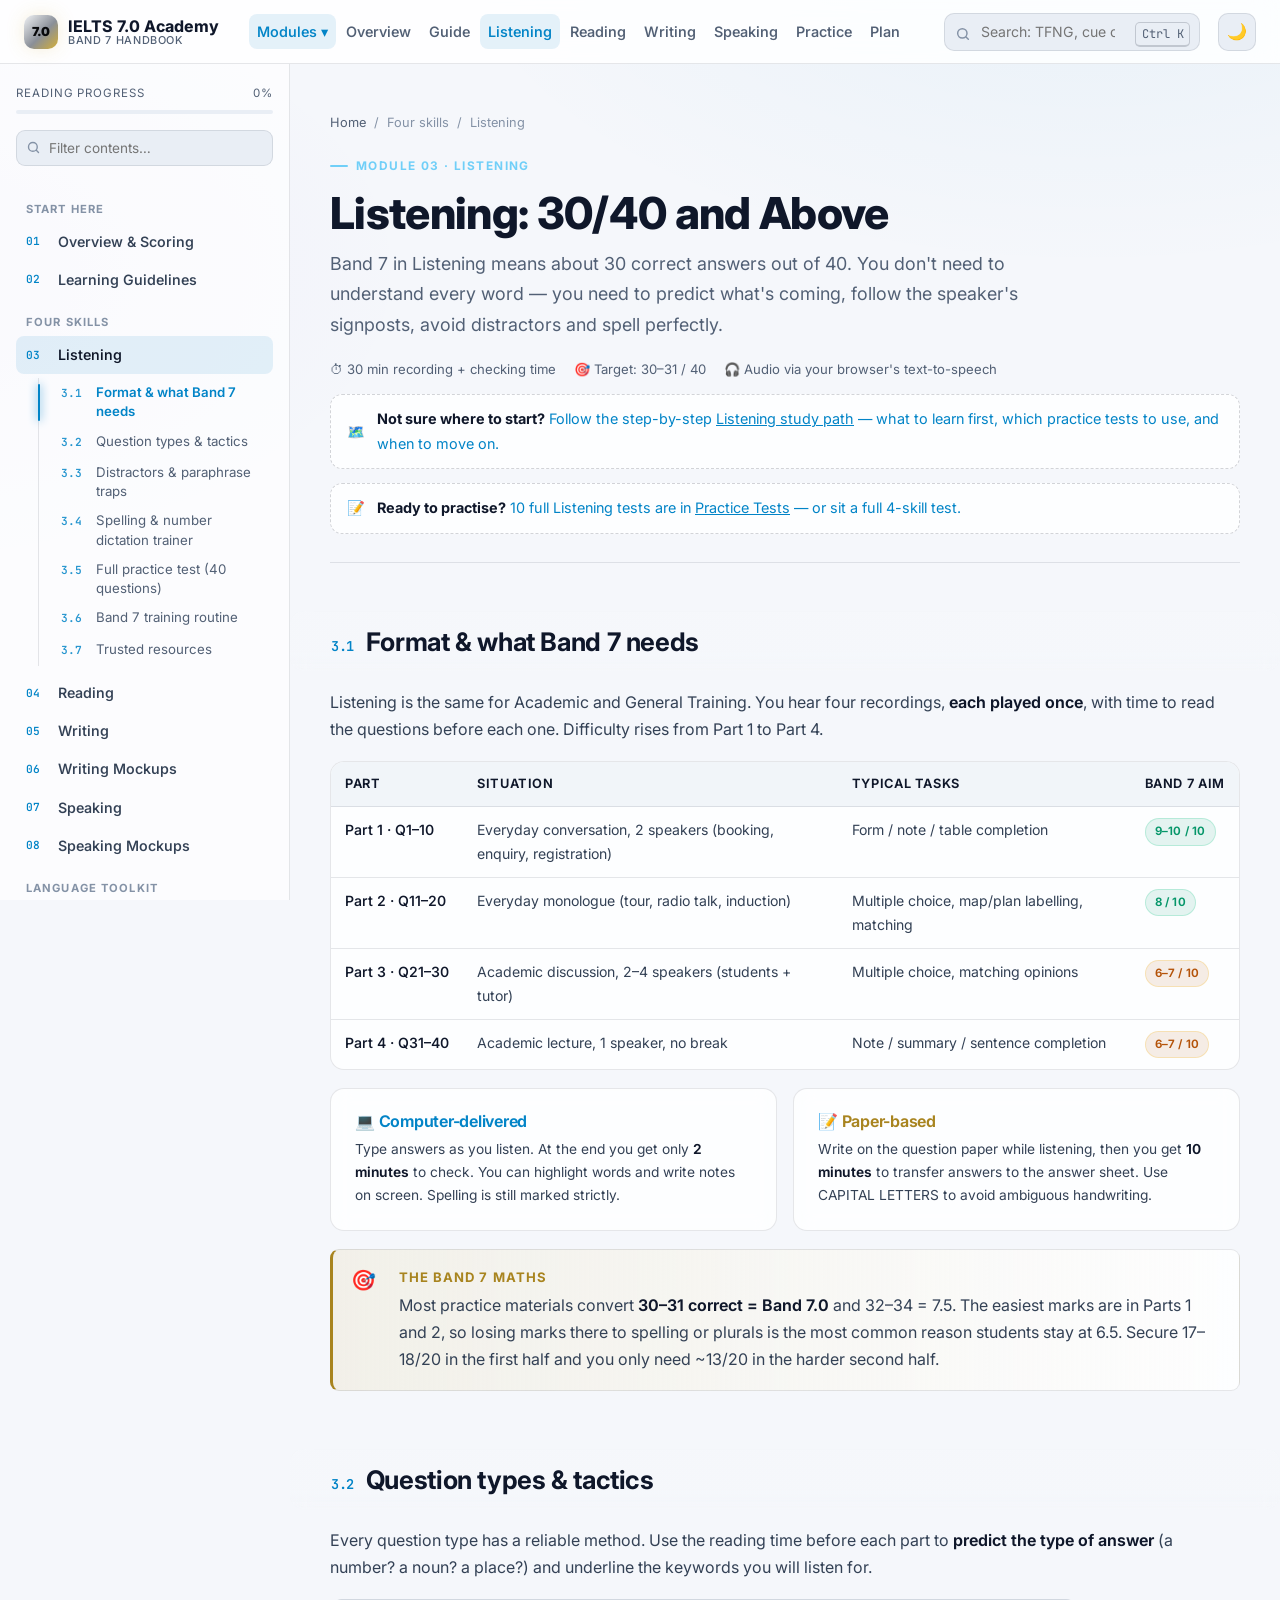
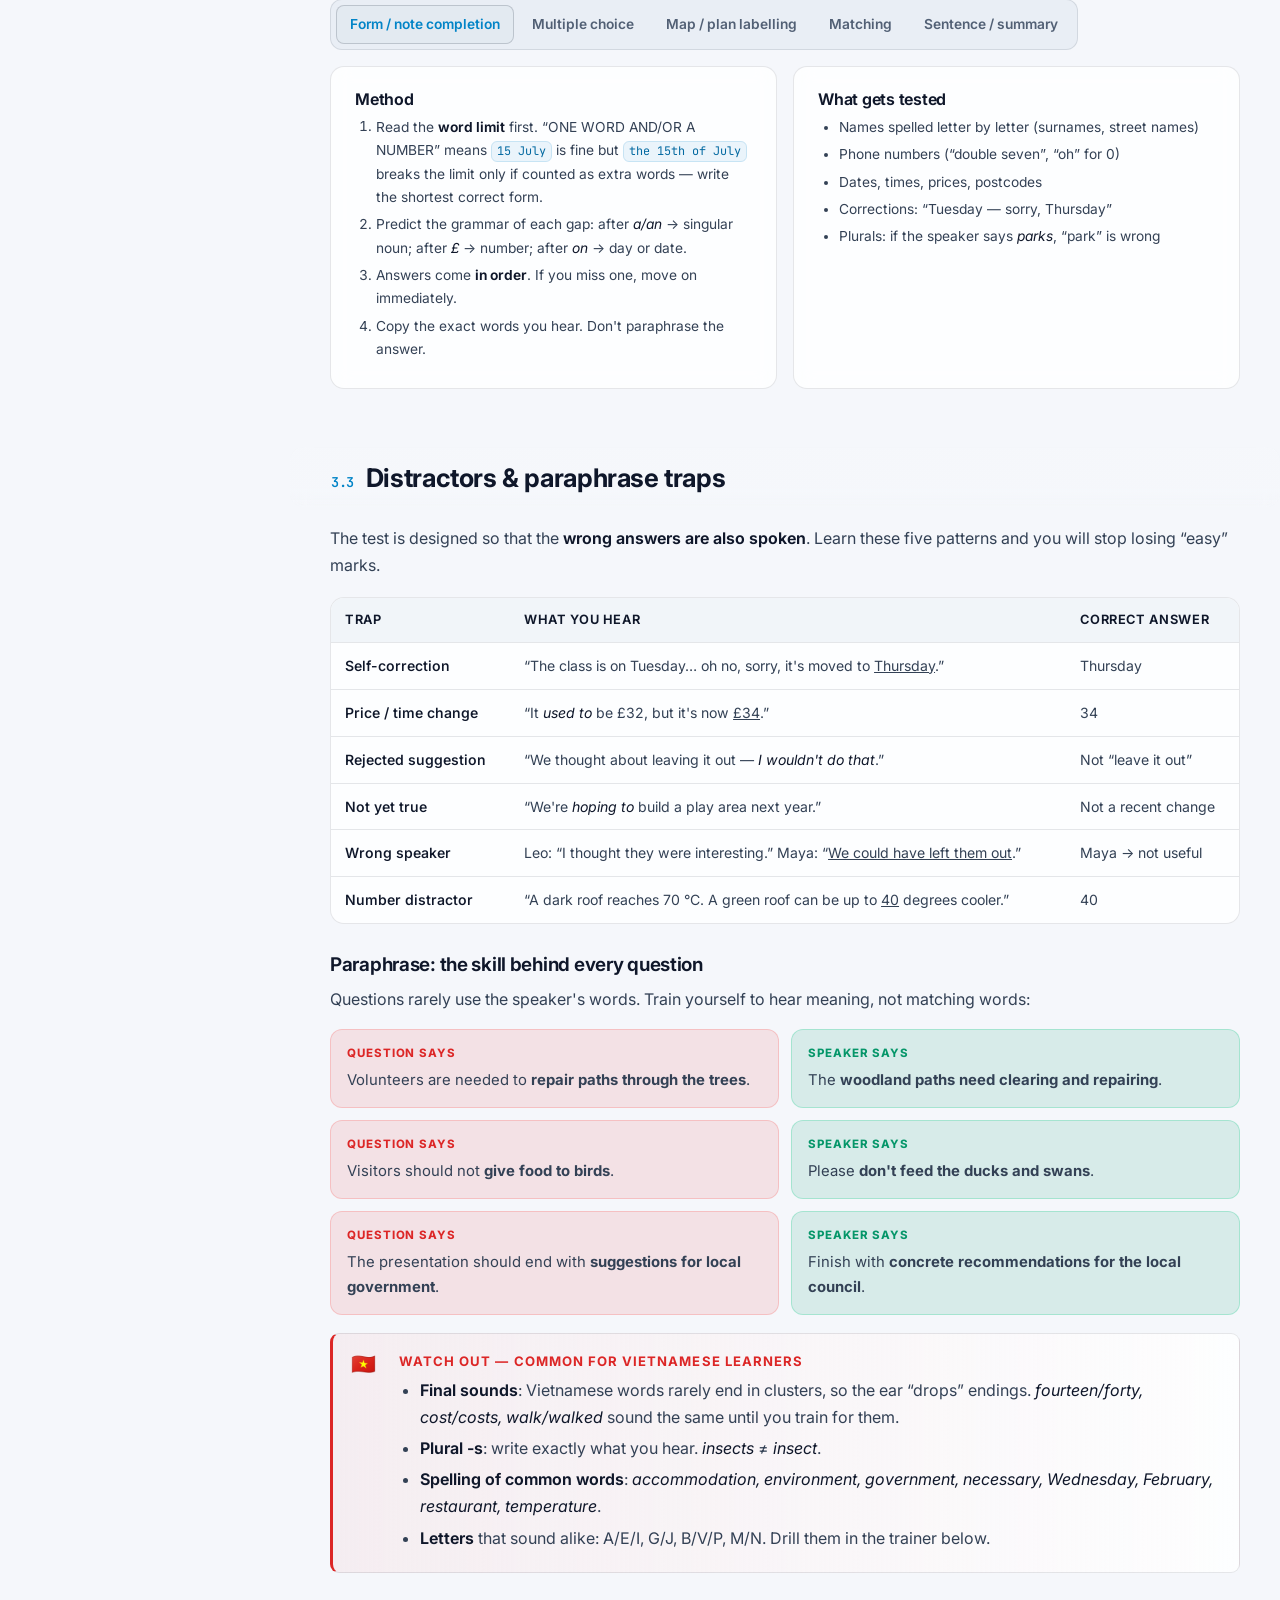
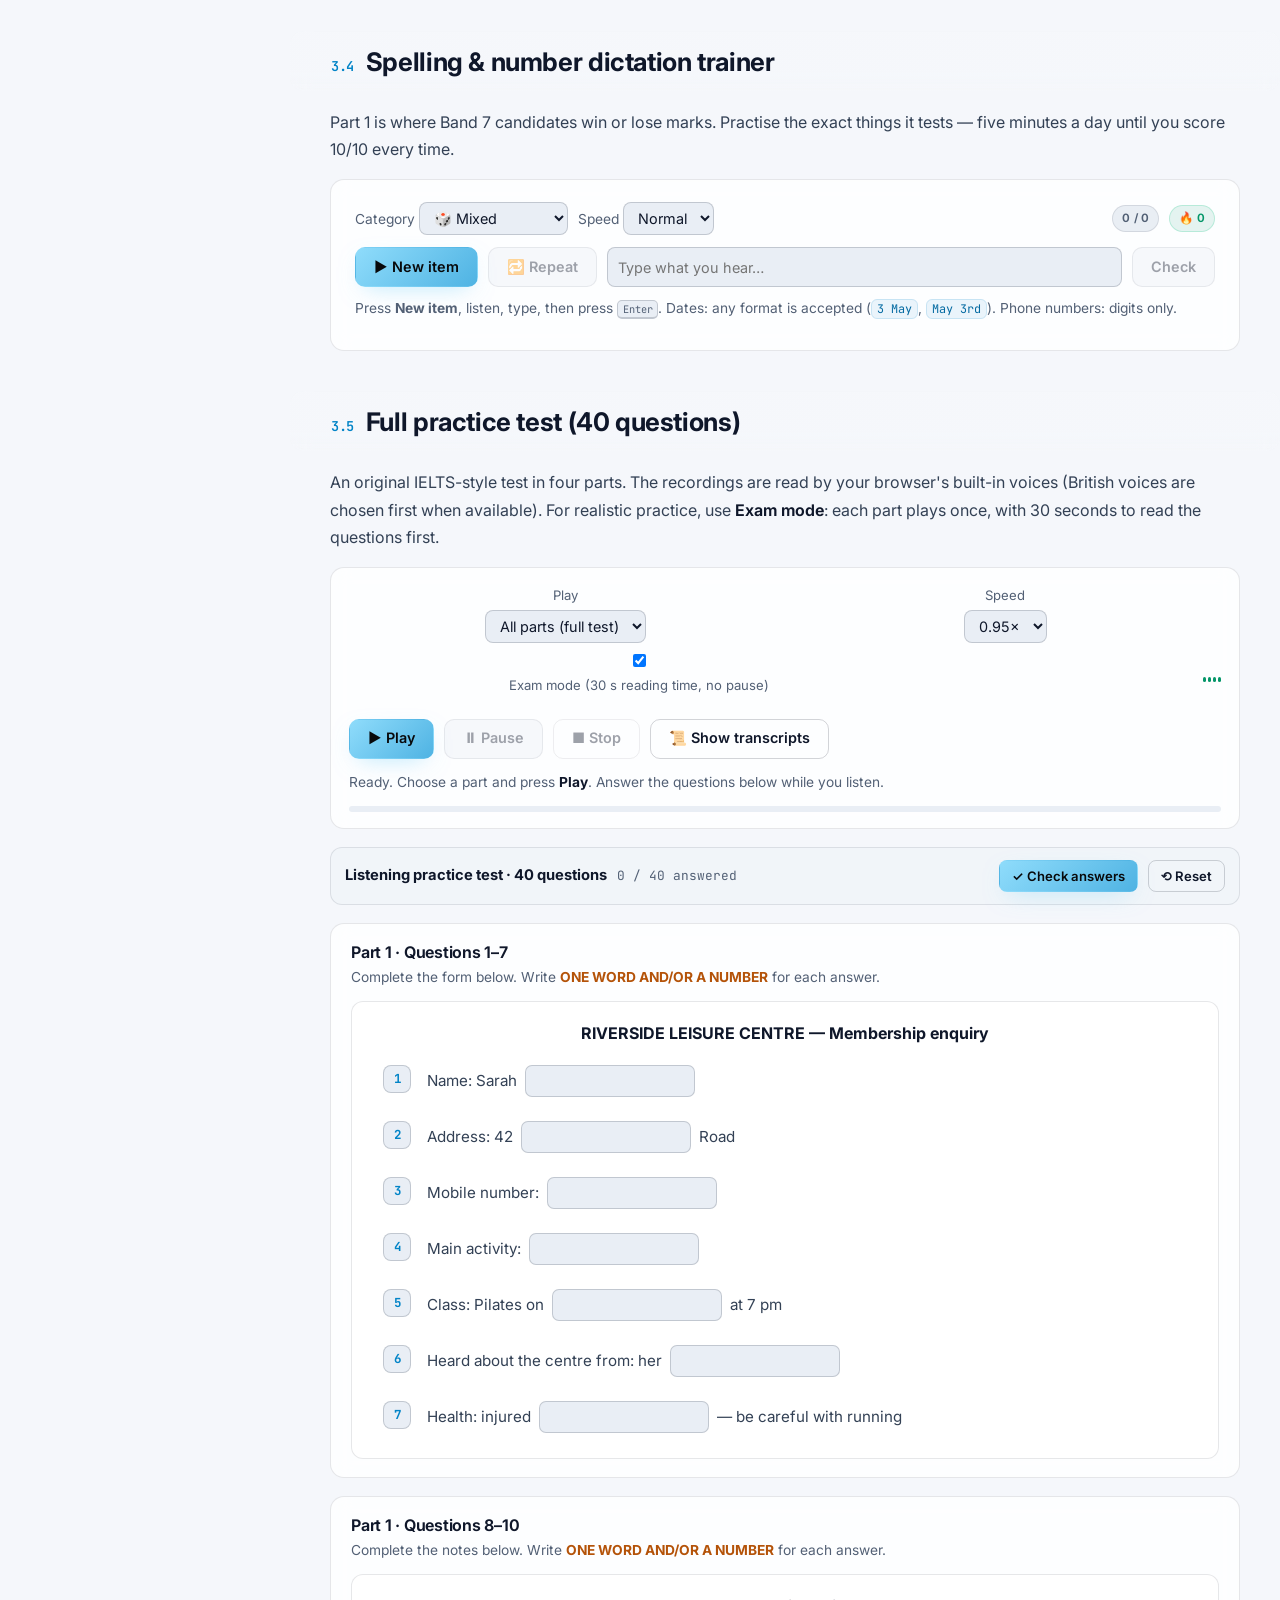
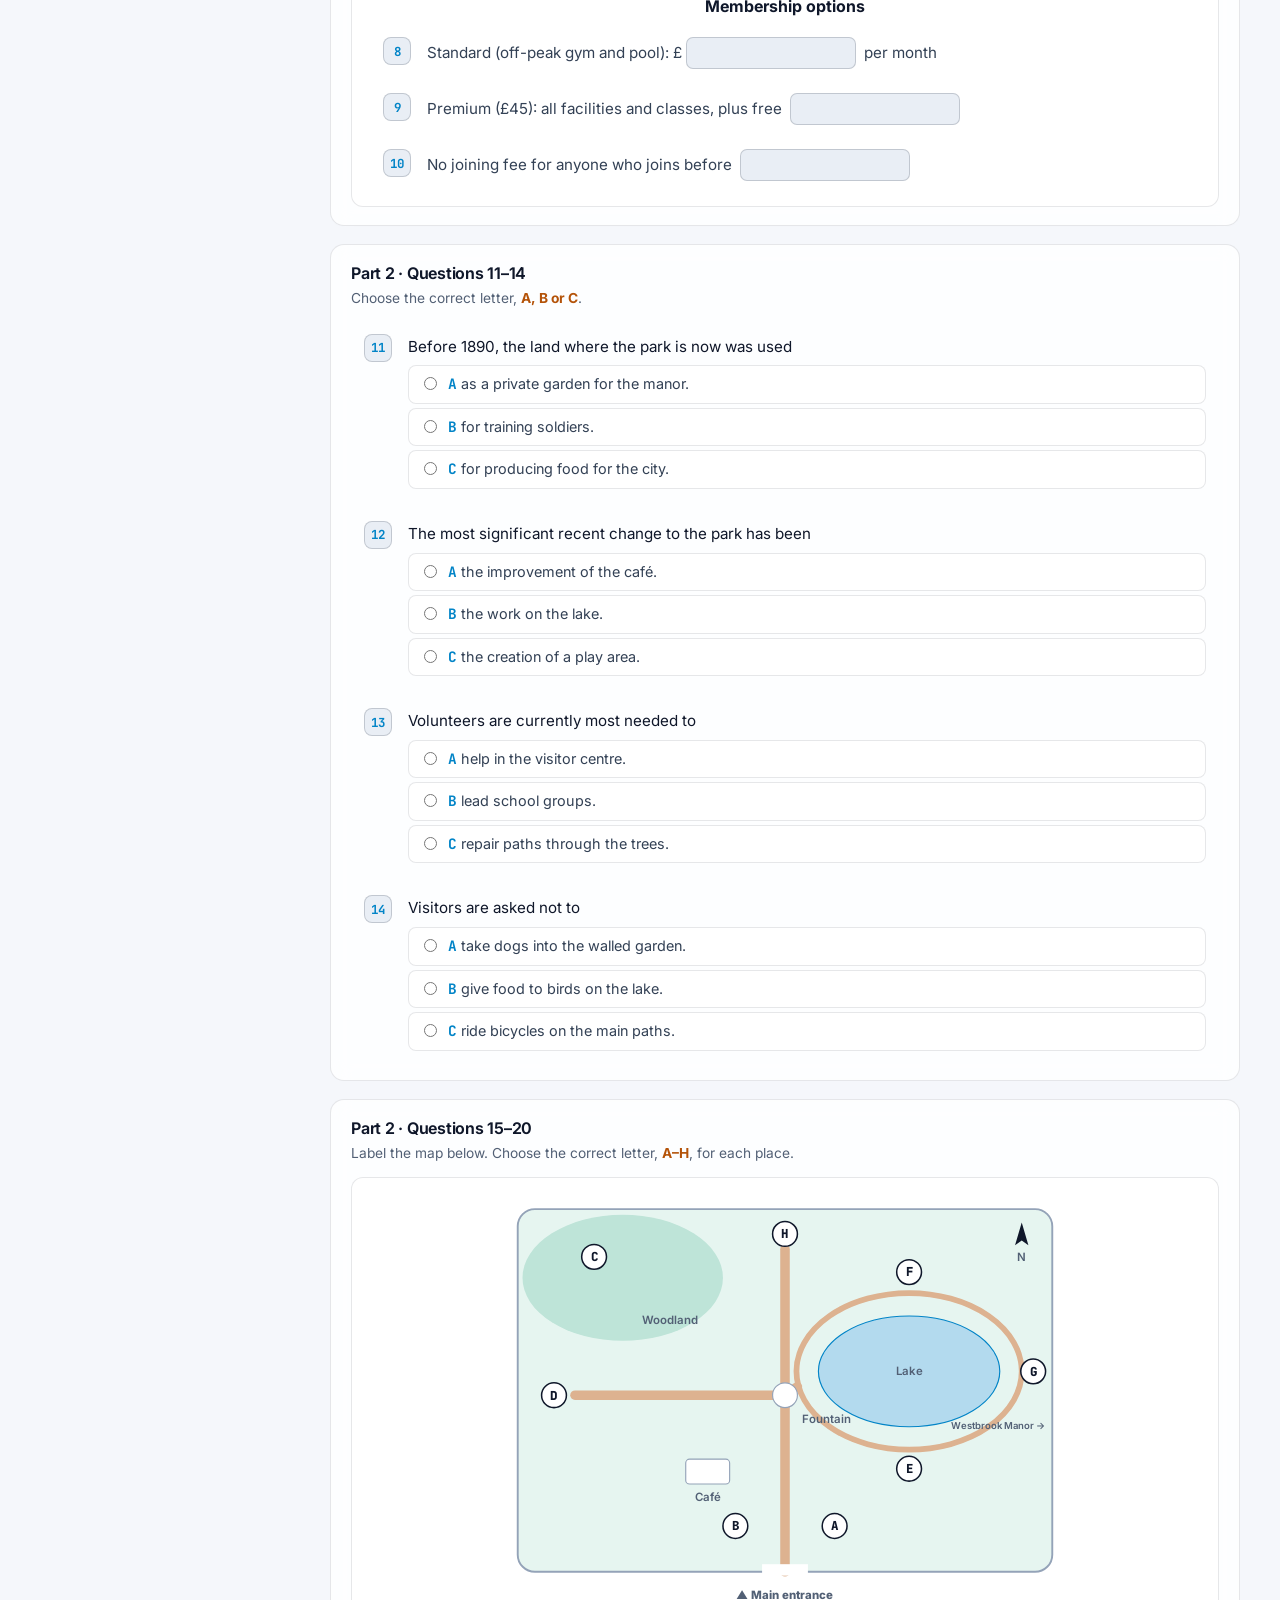
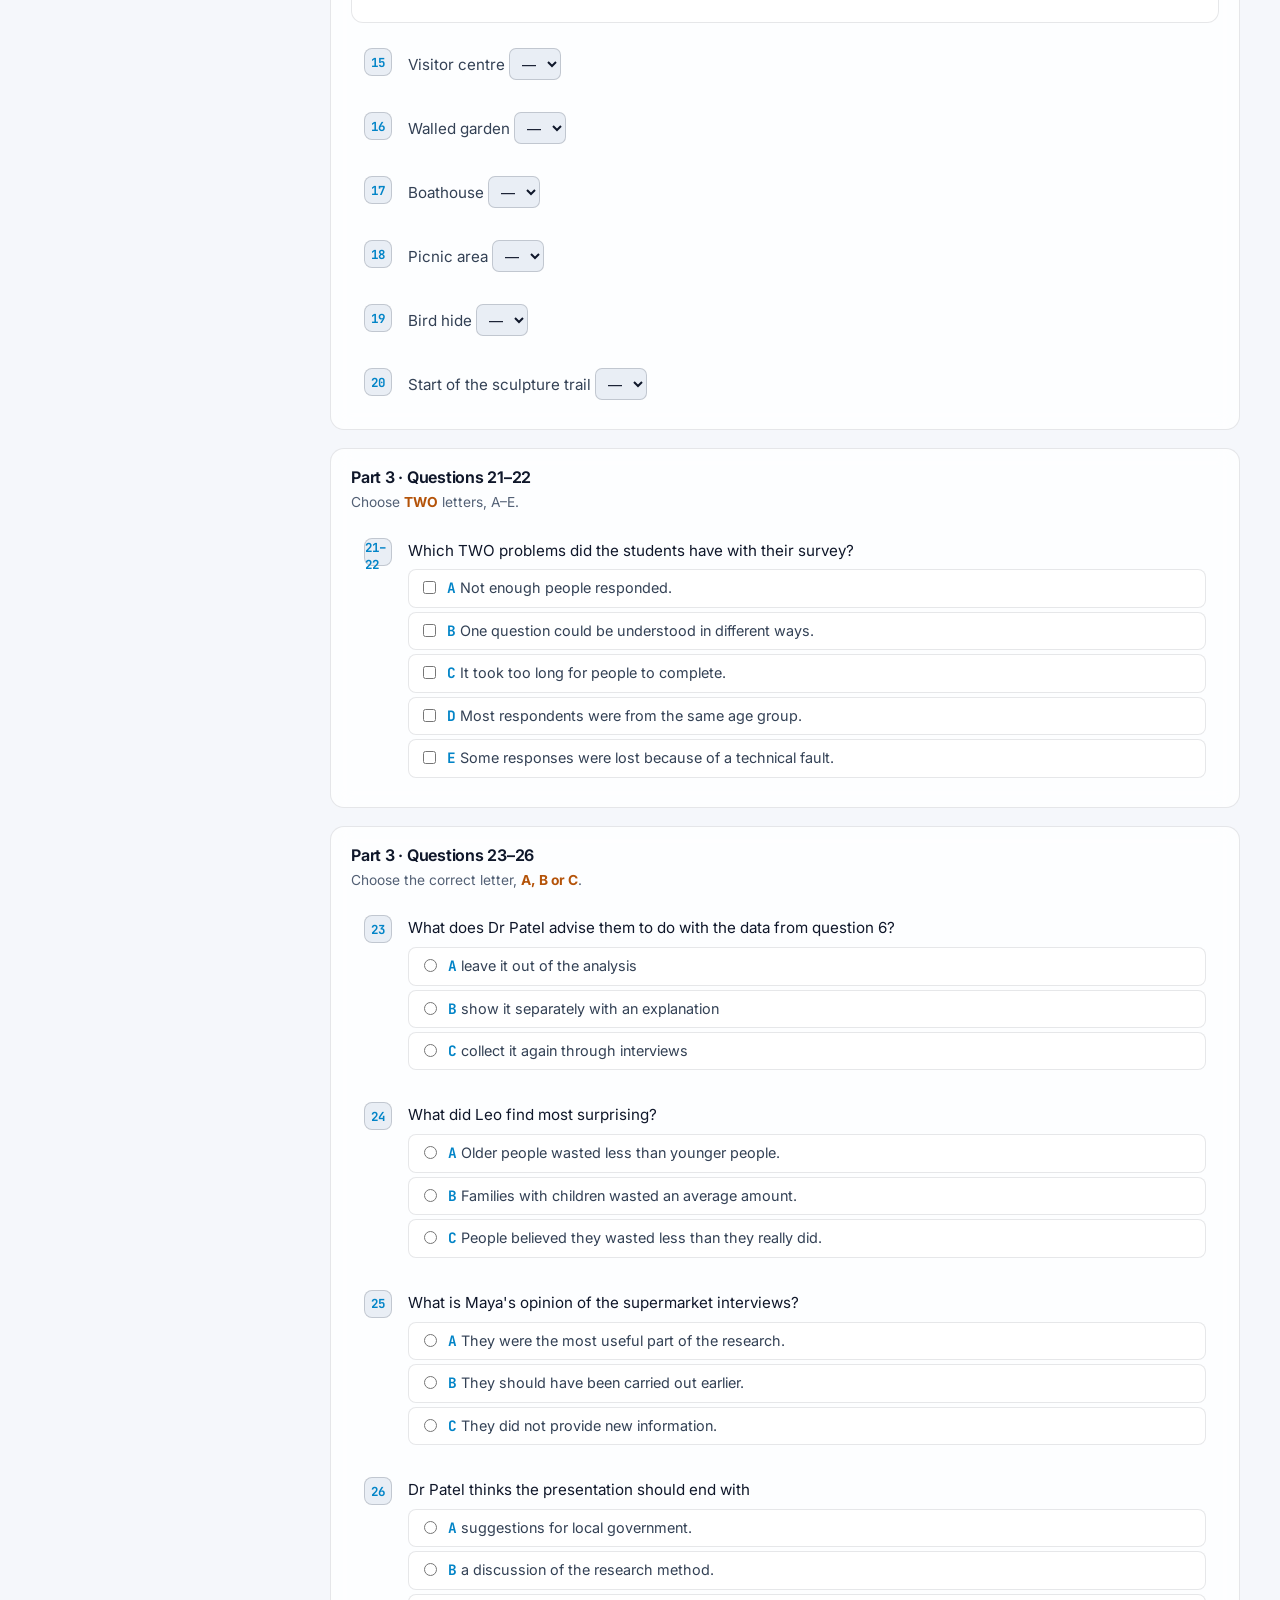
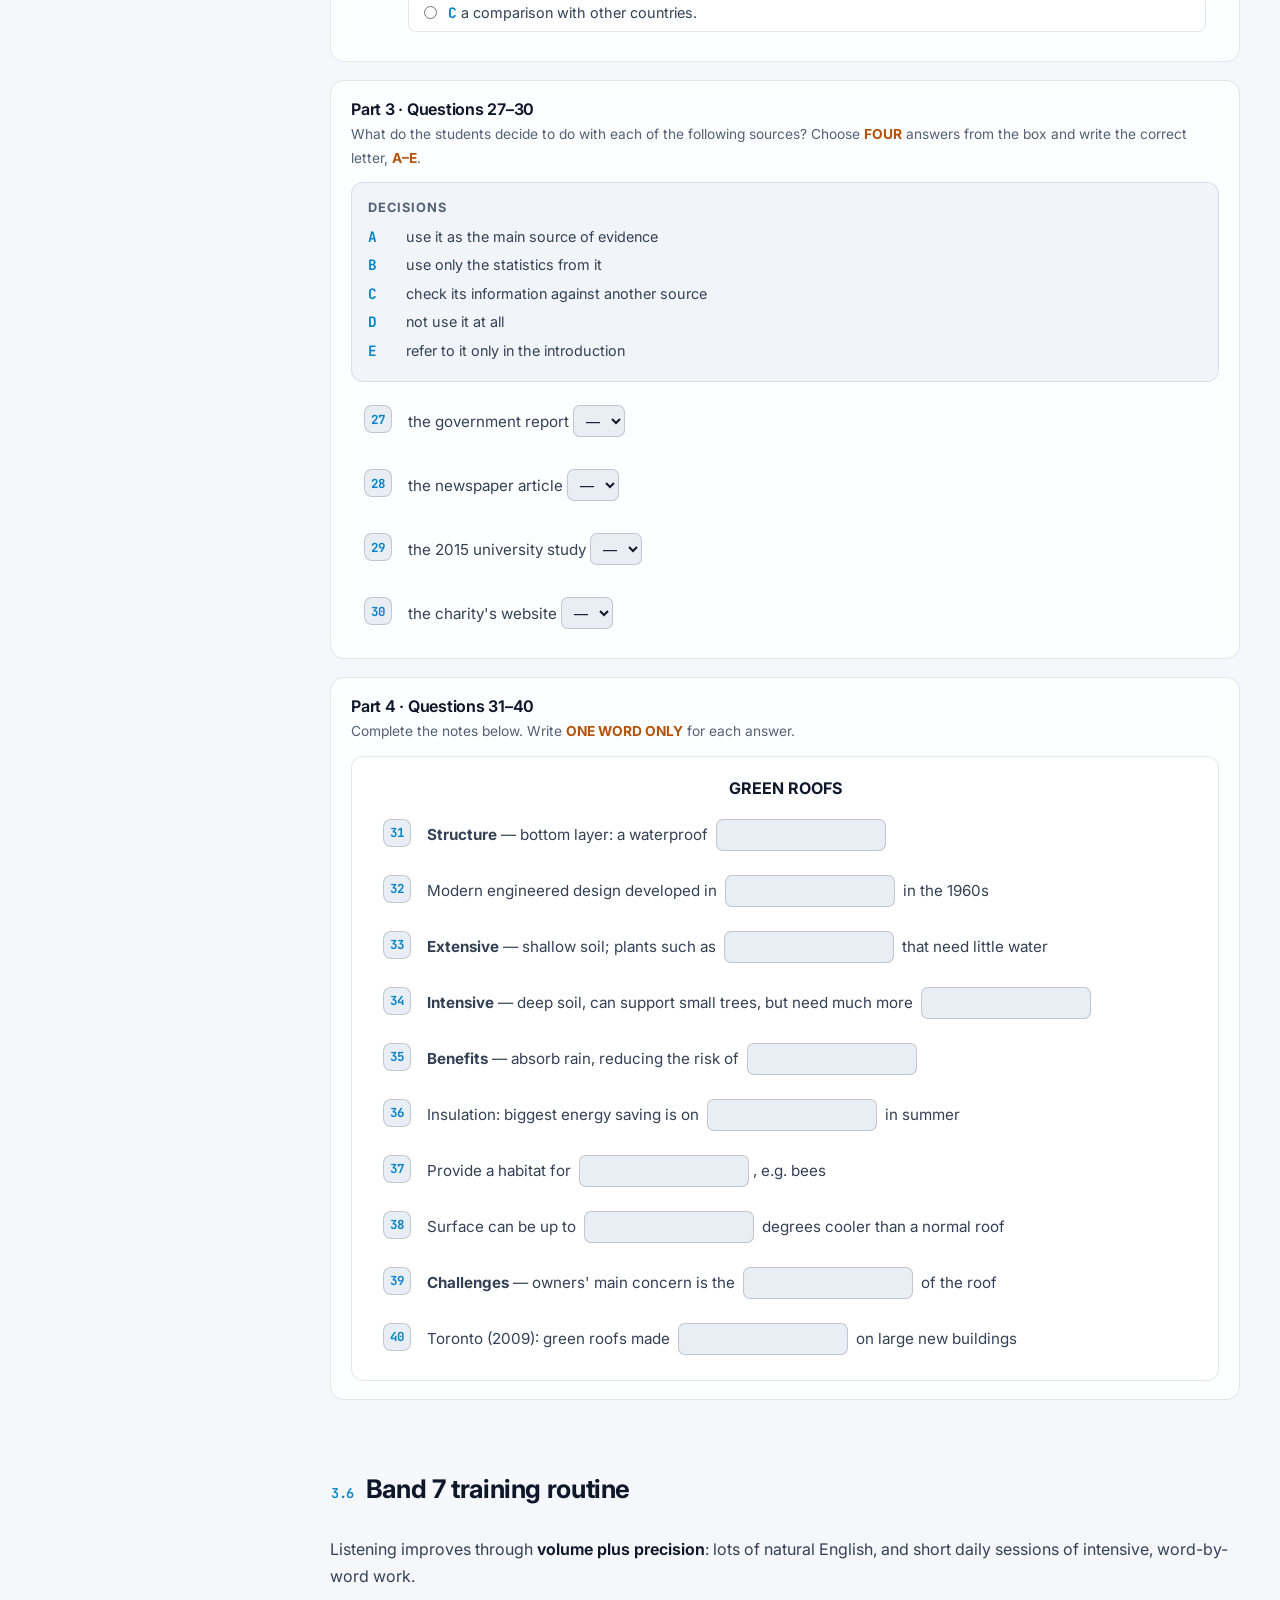
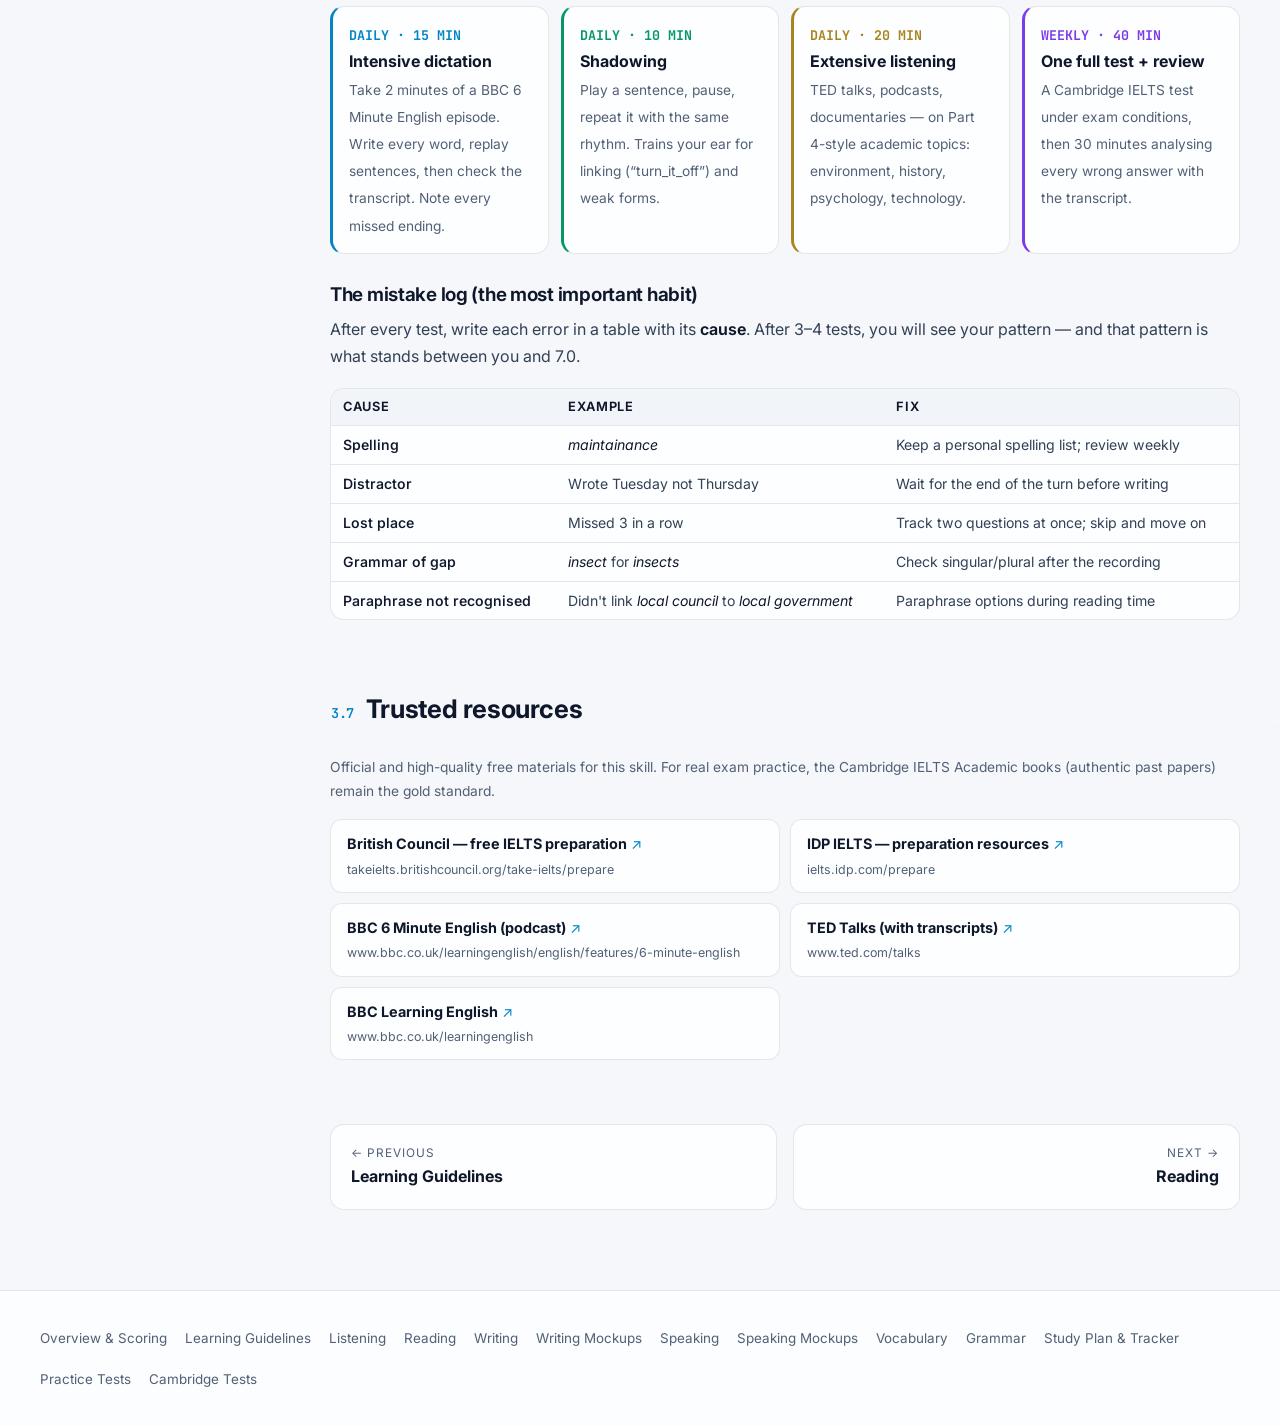
<file: ielts-academy/listening.html>
<!doctype html>
<html lang="en">
<head>
  <meta charset="utf-8">
  <meta name="viewport" content="width=device-width, initial-scale=1">
  <title>Listening: 30/40 and Above — IELTS 7.0 Academy</title>
  <meta name="description" content="IELTS Listening for Band 7: format, every question type, distractor traps, a spelling and number dictation trainer and a full 40-question practice test with audio.">
  <link rel="preconnect" href="https://fonts.googleapis.com">
  <link rel="preconnect" href="https://fonts.gstatic.com" crossorigin>
  <link href="https://fonts.googleapis.com/css2?family=Inter:wght@400;500;600;700;800&family=JetBrains+Mono:wght@400;600;700&family=Source+Serif+4:ital,wght@0,400;0,600;1,400&display=swap" rel="stylesheet">
  <meta name="color-scheme" content="dark light">
  <link rel="stylesheet" href="assets/css/main.css?v=__BUILD__">
  <script>try{var t=localStorage.getItem("ielts-theme");if(t)document.documentElement.setAttribute("data-theme",t)}catch(e){}</script>
</head>
<body data-page="listening">
  <div id="site-header"></div>
  <div class="layout">
    <aside class="sidebar" id="sidebar"></aside>
    <main class="content">
      <div class="content-inner">

        <header class="page-hero" style="--accent:#70cff8">
          <nav class="crumbs"><a href="index.html">Home</a><span>/</span><span>Four skills</span><span>/</span><span>Listening</span></nav>
          <div class="eyebrow">Module 03 · Listening</div>
          <h1>Listening: 30/40 and Above</h1>
          <p class="lead">Band 7 in Listening means about 30 correct answers out of 40. You don't need to understand every word — you need to predict what's coming, follow the speaker's signposts, avoid distractors and spell perfectly.</p>
          <div class="page-meta"><span>⏱ 30 min recording + checking time</span><span>🎯 Target: 30–31 / 40</span><span>🎧 Audio via your browser's text-to-speech</span></div>
          <a class="guide-link" href="guide.html#listening"><span>🗺️</span><span><b>Not sure where to start?</b> Follow the step-by-step <u>Listening study path</u> — what to learn first, which practice tests to use, and when to move on.</span></a>
          <a class="guide-link" href="practice.html#choose"><span>📝</span><span><b>Ready to practise?</b> 10 full Listening tests are in <u>Practice Tests</u> — or sit a full 4-skill test.</span></a>
        </header>

        <!-- ============================================================ -->
        <section class="doc-section" id="format" data-title="Format & what Band 7 needs">
          <div class="sec-head"><h2><span class="sec-num">3.1</span>Format & what Band 7 needs</h2></div>
          <p>Listening is the same for Academic and General Training. You hear four recordings, <strong>each played once</strong>, with time to read the questions before each one. Difficulty rises from Part 1 to Part 4.</p>
          <div class="table-wrap">
            <table class="t">
              <thead><tr><th>Part</th><th>Situation</th><th>Typical tasks</th><th>Band 7 aim</th></tr></thead>
              <tbody>
                <tr><td>Part 1 · Q1–10</td><td>Everyday conversation, 2 speakers (booking, enquiry, registration)</td><td>Form / note / table completion</td><td><span class="badge green">9–10 / 10</span></td></tr>
                <tr><td>Part 2 · Q11–20</td><td>Everyday monologue (tour, radio talk, induction)</td><td>Multiple choice, map/plan labelling, matching</td><td><span class="badge green">8 / 10</span></td></tr>
                <tr><td>Part 3 · Q21–30</td><td>Academic discussion, 2–4 speakers (students + tutor)</td><td>Multiple choice, matching opinions</td><td><span class="badge amber">6–7 / 10</span></td></tr>
                <tr><td>Part 4 · Q31–40</td><td>Academic lecture, 1 speaker, no break</td><td>Note / summary / sentence completion</td><td><span class="badge amber">6–7 / 10</span></td></tr>
              </tbody>
            </table>
          </div>
          <div class="grid grid-2">
            <div class="glass card"><h4 class="c-blue">💻 Computer-delivered</h4><p class="small">Type answers as you listen. At the end you get only <strong>2 minutes</strong> to check. You can highlight words and write notes on screen. Spelling is still marked strictly.</p></div>
            <div class="glass card"><h4 class="c-gold">📝 Paper-based</h4><p class="small">Write on the question paper while listening, then you get <strong>10 minutes</strong> to transfer answers to the answer sheet. Use CAPITAL LETTERS to avoid ambiguous handwriting.</p></div>
          </div>
          <div class="callout target">
            <div class="ci">🎯</div>
            <div><span class="ct">The Band 7 maths</span>
              <p>Most practice materials convert <strong>30–31 correct = Band 7.0</strong> and 32–34 = 7.5. The easiest marks are in Parts 1 and 2, so losing marks there to spelling or plurals is the most common reason students stay at 6.5. Secure 17–18/20 in the first half and you only need ~13/20 in the harder second half.</p>
            </div>
          </div>
        </section>

        <!-- ============================================================ -->
        <section class="doc-section" id="question-types" data-title="Question types & tactics">
          <div class="sec-head"><h2><span class="sec-num">3.2</span>Question types & tactics</h2></div>
          <p>Every question type has a reliable method. Use the reading time before each part to <strong>predict the type of answer</strong> (a number? a noun? a place?) and underline the keywords you will listen for.</p>
          <div class="tabs" data-tabs>
            <div class="tab-list" role="tablist">
              <button data-tab="form">Form / note completion</button>
              <button data-tab="mcq">Multiple choice</button>
              <button data-tab="map">Map / plan labelling</button>
              <button data-tab="match">Matching</button>
              <button data-tab="sent">Sentence / summary</button>
            </div>
            <div class="tab-panel" data-panel="form">
              <div class="grid grid-2">
                <div class="glass card"><h4>Method</h4>
                  <ol class="small">
                    <li>Read the <strong>word limit</strong> first. “ONE WORD AND/OR A NUMBER” means <code>15 July</code> is fine but <code>the 15th of July</code> breaks the limit only if counted as extra words — write the shortest correct form.</li>
                    <li>Predict the grammar of each gap: after <em>a/an</em> → singular noun; after <em>£</em> → number; after <em>on</em> → day or date.</li>
                    <li>Answers come <strong>in order</strong>. If you miss one, move on immediately.</li>
                    <li>Copy the exact words you hear. Don't paraphrase the answer.</li>
                  </ol>
                </div>
                <div class="glass card"><h4>What gets tested</h4>
                  <ul class="small">
                    <li>Names spelled letter by letter (surnames, street names)</li>
                    <li>Phone numbers (“double seven”, “oh” for 0)</li>
                    <li>Dates, times, prices, postcodes</li>
                    <li>Corrections: “Tuesday — sorry, Thursday”</li>
                    <li>Plurals: if the speaker says <em>parks</em>, “park” is wrong</li>
                  </ul>
                </div>
              </div>
            </div>
            <div class="tab-panel" data-panel="mcq">
              <div class="grid grid-2">
                <div class="glass card"><h4>Method</h4>
                  <ol class="small">
                    <li>Read the <strong>question stem</strong> carefully; it tells you what to listen for. Underline who/what/why.</li>
                    <li>Expect <strong>all three options</strong> to be mentioned. Two are rejected, delayed, or belong to someone else.</li>
                    <li>Don't tick the first option you hear. Wait for the end of the speaker's turn.</li>
                    <li>The correct option is almost always <strong>paraphrased</strong>; an option that repeats the speaker's exact words is often the trap.</li>
                  </ol>
                </div>
                <div class="glass card"><h4>Signals the answer is coming</h4>
                  <div class="chip-list">
                    <span class="chip">What really struck me…</span><span class="chip">Actually…</span><span class="chip">The main reason…</span><span class="chip">In fact…</span><span class="chip">But the biggest…</span><span class="chip">My advice would be…</span>
                  </div>
                  <h4>Signals an option is being rejected</h4>
                  <div class="chip-list">
                    <span class="chip">I wouldn't do that</span><span class="chip">That was the plan, but…</span><span class="chip">no surprise there</span><span class="chip">used to</span><span class="chip">I'm not sure</span>
                  </div>
                </div>
              </div>
            </div>
            <div class="tab-panel" data-panel="map">
              <div class="grid grid-2">
                <div class="glass card"><h4>Method</h4>
                  <ol class="small">
                    <li>Find <strong>where you start</strong> (“You are here”, the entrance) and the <strong>orientation</strong> (north arrow, top/bottom of the map).</li>
                    <li>Name the fixed landmarks in your head: path, fountain, lake, car park.</li>
                    <li>Follow the speaker with your pen/finger. Directions are relative to the walker, not to you — “on your right” when walking <em>north</em> = east on the map.</li>
                    <li>Questions are in order of the talk, which usually follows a route.</li>
                  </ol>
                </div>
                <div class="glass card"><h4>Direction language</h4>
                  <ul class="small">
                    <li><em>opposite / facing / across from</em></li>
                    <li><em>just beyond / past / before you reach</em></li>
                    <li><em>at the far end / in the corner / on the edge</em></li>
                    <li><em>to the north-west of / alongside / adjacent to</em></li>
                    <li><em>take the second turning / bear left / go straight ahead</em></li>
                  </ul>
                </div>
              </div>
            </div>
            <div class="tab-panel" data-panel="match">
              <div class="grid grid-2">
                <div class="glass card"><h4>Method</h4>
                  <ol class="small">
                    <li>The list of <strong>items</strong> (1, 2, 3…) is in the order you'll hear them; the box of <strong>options</strong> (A–G) is not.</li>
                    <li>Spend reading time paraphrasing each option in your own words: “use only the statistics” → <em>just the figures / the numbers</em>.</li>
                    <li>Listen for the <strong>decision</strong> in Part 3, not the first opinion: speakers often disagree before agreeing.</li>
                    <li>Some options are not used. Some may be used twice (the instructions will say).</li>
                  </ol>
                </div>
                <div class="glass card"><h4>Part 3 warning</h4><p class="small">With three speakers, keep track of <strong>who</strong> says what. A question like “What is Maya's opinion…?” is a trap if Leo says the opposite first.</p></div>
              </div>
            </div>
            <div class="tab-panel" data-panel="sent">
              <div class="grid grid-2">
                <div class="glass card"><h4>Method (Part 4)</h4>
                  <ol class="small">
                    <li>Part 4 has <strong>no break</strong>: read all ten questions before it starts.</li>
                    <li>Use headings in the notes as a map of the lecture: when the lecturer says “Secondly…” or “Now, there are some challenges”, move to that heading.</li>
                    <li>Answers are usually <strong>nouns</strong> — often academic words you must spell (<em>maintenance, environment, government, accommodation</em>).</li>
                    <li>Check the grammar fits: “reduce the risk of ____” needs a noun or -ing form.</li>
                  </ol>
                </div>
                <div class="glass card"><h4>Lecture signposts</h4>
                  <div class="chip-list">
                    <span class="chip">Let's begin with…</span><span class="chip">The first reason is…</span><span class="chip">On the other hand…</span><span class="chip">The drawback is…</span><span class="chip">Finally…</span><span class="chip">Despite this…</span><span class="chip">In the next lecture…</span>
                  </div>
                </div>
              </div>
            </div>
          </div>
        </section>

        <!-- ============================================================ -->
        <section class="doc-section" id="traps" data-title="Distractors & paraphrase traps">
          <div class="sec-head"><h2><span class="sec-num">3.3</span>Distractors & paraphrase traps</h2></div>
          <p>The test is designed so that the <strong>wrong answers are also spoken</strong>. Learn these five patterns and you will stop losing “easy” marks.</p>
          <div class="table-wrap">
            <table class="t">
              <thead><tr><th>Trap</th><th>What you hear</th><th>Correct answer</th></tr></thead>
              <tbody>
                <tr><td>Self-correction</td><td>“The class is on Tuesday… oh no, sorry, it's moved to <u>Thursday</u>.”</td><td>Thursday</td></tr>
                <tr><td>Price / time change</td><td>“It <em>used to</em> be £32, but it's now <u>£34</u>.”</td><td>34</td></tr>
                <tr><td>Rejected suggestion</td><td>“We thought about leaving it out — <em>I wouldn't do that</em>.”</td><td>Not “leave it out”</td></tr>
                <tr><td>Not yet true</td><td>“We're <em>hoping to</em> build a play area next year.”</td><td>Not a recent change</td></tr>
                <tr><td>Wrong speaker</td><td>Leo: “I thought they were interesting.” Maya: “<u>We could have left them out</u>.”</td><td>Maya → not useful</td></tr>
                <tr><td>Number distractor</td><td>“A dark roof reaches 70 °C. A green roof can be up to <u>40</u> degrees cooler.”</td><td>40</td></tr>
              </tbody>
            </table>
          </div>
          <h3>Paraphrase: the skill behind every question</h3>
          <p>Questions rarely use the speaker's words. Train yourself to hear meaning, not matching words:</p>
          <div class="compare">
            <div class="before"><span class="lbl">Question says</span>Volunteers are needed to <b>repair paths through the trees</b>.</div>
            <div class="after"><span class="lbl">Speaker says</span>The <b>woodland paths need clearing and repairing</b>.</div>
            <div class="before"><span class="lbl">Question says</span>Visitors should not <b>give food to birds</b>.</div>
            <div class="after"><span class="lbl">Speaker says</span>Please <b>don't feed the ducks and swans</b>.</div>
            <div class="before"><span class="lbl">Question says</span>The presentation should end with <b>suggestions for local government</b>.</div>
            <div class="after"><span class="lbl">Speaker says</span>Finish with <b>concrete recommendations for the local council</b>.</div>
          </div>
          <div class="callout vn">
            <div class="ci">🇻🇳</div>
            <div><span class="ct">Watch out — common for Vietnamese learners</span>
              <ul style="margin:0">
                <li><strong>Final sounds</strong>: Vietnamese words rarely end in clusters, so the ear “drops” endings. <em>fourteen/forty, cost/costs, walk/walked</em> sound the same until you train for them.</li>
                <li><strong>Plural -s</strong>: write exactly what you hear. <em>insects</em> ≠ <em>insect</em>.</li>
                <li><strong>Spelling of common words</strong>: <em>accommodation, environment, government, necessary, Wednesday, February, restaurant, temperature</em>.</li>
                <li><strong>Letters</strong> that sound alike: A/E/I, G/J, B/V/P, M/N. Drill them in the trainer below.</li>
              </ul>
            </div>
          </div>
        </section>

        <!-- ============================================================ -->
        <section class="doc-section" id="dictation" data-title="Spelling & number dictation trainer">
          <div class="sec-head"><h2><span class="sec-num">3.4</span>Spelling & number dictation trainer</h2></div>
          <p>Part 1 is where Band 7 candidates win or lose marks. Practise the exact things it tests — five minutes a day until you score 10/10 every time.</p>
          <div class="glass card" id="dict">
            <div class="row" style="margin-bottom:12px">
              <label class="small muted">Category
                <select class="inp" id="dict-cat">
                  <option value="mix">🎲 Mixed</option>
                  <option value="phone">Phone numbers</option>
                  <option value="spell">Spelled names</option>
                  <option value="date">Dates</option>
                  <option value="money">Prices</option>
                  <option value="post">Postcodes</option>
                  <option value="time">Times</option>
                </select>
              </label>
              <label class="small muted">Speed
                <select class="inp" id="dict-rate"><option value="0.85">Slow</option><option value="1" selected>Normal</option><option value="1.12">Fast</option></select>
              </label>
              <span class="spacer"></span>
              <span class="badge gray" id="dict-score">0 / 0</span>
              <span class="badge green" id="dict-streak">🔥 0</span>
            </div>
            <div class="row">
              <button class="btn primary" id="dict-new" type="button">▶ New item</button>
              <button class="btn" id="dict-again" type="button" disabled>🔁 Repeat</button>
              <input class="inp" id="dict-input" type="text" placeholder="Type what you hear…" autocomplete="off" spellcheck="false" style="flex:1 1 220px;height:40px">
              <button class="btn" id="dict-check" type="button" disabled>Check</button>
            </div>
            <p class="small muted" id="dict-hint" style="margin:10px 0 0">Press <b>New item</b>, listen, type, then press <kbd>Enter</kbd>. Dates: any format is accepted (<code>3 May</code>, <code>May 3rd</code>). Phone numbers: digits only.</p>
            <div id="dict-fb" class="small" style="margin-top:8px" aria-live="polite"></div>
          </div>
        </section>

        <!-- ============================================================ -->
        <section class="doc-section" id="practice" data-title="Full practice test (40 questions)">
          <div class="sec-head"><h2><span class="sec-num">3.5</span>Full practice test (40 questions)</h2></div>
          <p>An original IELTS-style test in four parts. The recordings are read by your browser's built-in voices (British voices are chosen first when available). For realistic practice, use <strong>Exam mode</strong>: each part plays once, with 30 seconds to read the questions first.</p>
          <div id="listening-runner"></div>
        </section>

        <!-- ============================================================ -->
        <section class="doc-section" id="routine" data-title="Band 7 training routine">
          <div class="sec-head"><h2><span class="sec-num">3.6</span>Band 7 training routine</h2></div>
          <p>Listening improves through <strong>volume plus precision</strong>: lots of natural English, and short daily sessions of intensive, word-by-word work.</p>
          <div class="daily">
            <div class="slot glass" style="--accent:var(--blue)"><small>DAILY · 15 MIN</small><b>Intensive dictation</b><span class="small muted">Take 2 minutes of a BBC 6 Minute English episode. Write every word, replay sentences, then check the transcript. Note every missed ending.</span></div>
            <div class="slot glass" style="--accent:var(--green)"><small>DAILY · 10 MIN</small><b>Shadowing</b><span class="small muted">Play a sentence, pause, repeat it with the same rhythm. Trains your ear for linking (“turn_it_off”) and weak forms.</span></div>
            <div class="slot glass" style="--accent:var(--gold)"><small>DAILY · 20 MIN</small><b>Extensive listening</b><span class="small muted">TED talks, podcasts, documentaries — on Part 4-style academic topics: environment, history, psychology, technology.</span></div>
            <div class="slot glass" style="--accent:var(--purple)"><small>WEEKLY · 40 MIN</small><b>One full test + review</b><span class="small muted">A Cambridge IELTS test under exam conditions, then 30 minutes analysing every wrong answer with the transcript.</span></div>
          </div>
          <h3>The mistake log (the most important habit)</h3>
          <p>After every test, write each error in a table with its <strong>cause</strong>. After 3–4 tests, you will see your pattern — and that pattern is what stands between you and 7.0.</p>
          <div class="table-wrap">
            <table class="t compact">
              <thead><tr><th>Cause</th><th>Example</th><th>Fix</th></tr></thead>
              <tbody>
                <tr><td>Spelling</td><td><em>maintainance</em></td><td>Keep a personal spelling list; review weekly</td></tr>
                <tr><td>Distractor</td><td>Wrote Tuesday not Thursday</td><td>Wait for the end of the turn before writing</td></tr>
                <tr><td>Lost place</td><td>Missed 3 in a row</td><td>Track two questions at once; skip and move on</td></tr>
                <tr><td>Grammar of gap</td><td><em>insect</em> for <em>insects</em></td><td>Check singular/plural after the recording</td></tr>
                <tr><td>Paraphrase not recognised</td><td>Didn't link <em>local council</em> to <em>local government</em></td><td>Paraphrase options during reading time</td></tr>
              </tbody>
            </table>
          </div>
        </section>

        <div id="pager"></div>
      </div>
    </main>
  </div>
  <div id="site-footer"></div>

  <script src="assets/js/data/vocab.js?v=__BUILD__"></script>
  <script src="assets/js/core.js?v=__BUILD__"></script>
  <script src="assets/js/quiz.js?v=__BUILD__"></script>
  <script src="assets/js/review.js?v=__BUILD__"></script>
  <script src="assets/js/runners.js?v=__BUILD__"></script>
  <script src="assets/js/data/listening-test.js?v=__BUILD__"></script>
  <script src="assets/js/pages/listening.js?v=__BUILD__"></script>
</body>
</html>
</file>
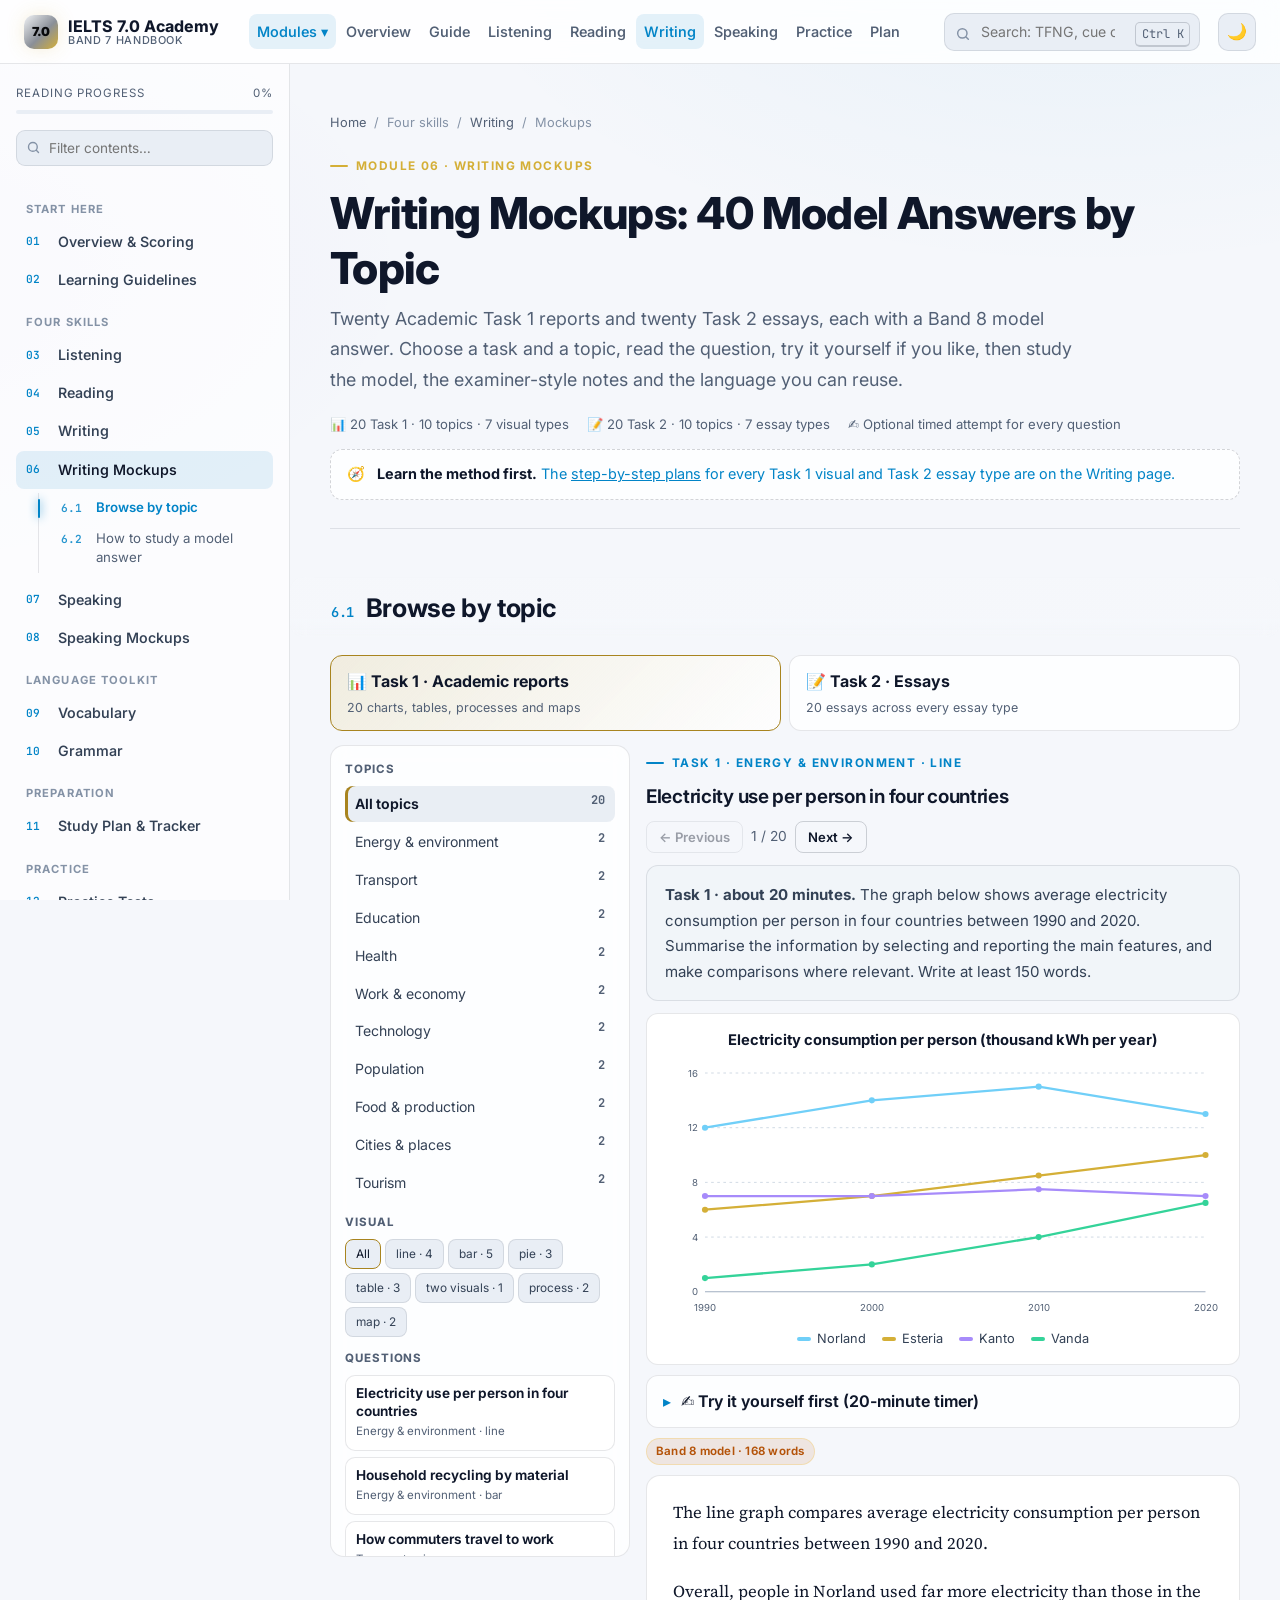
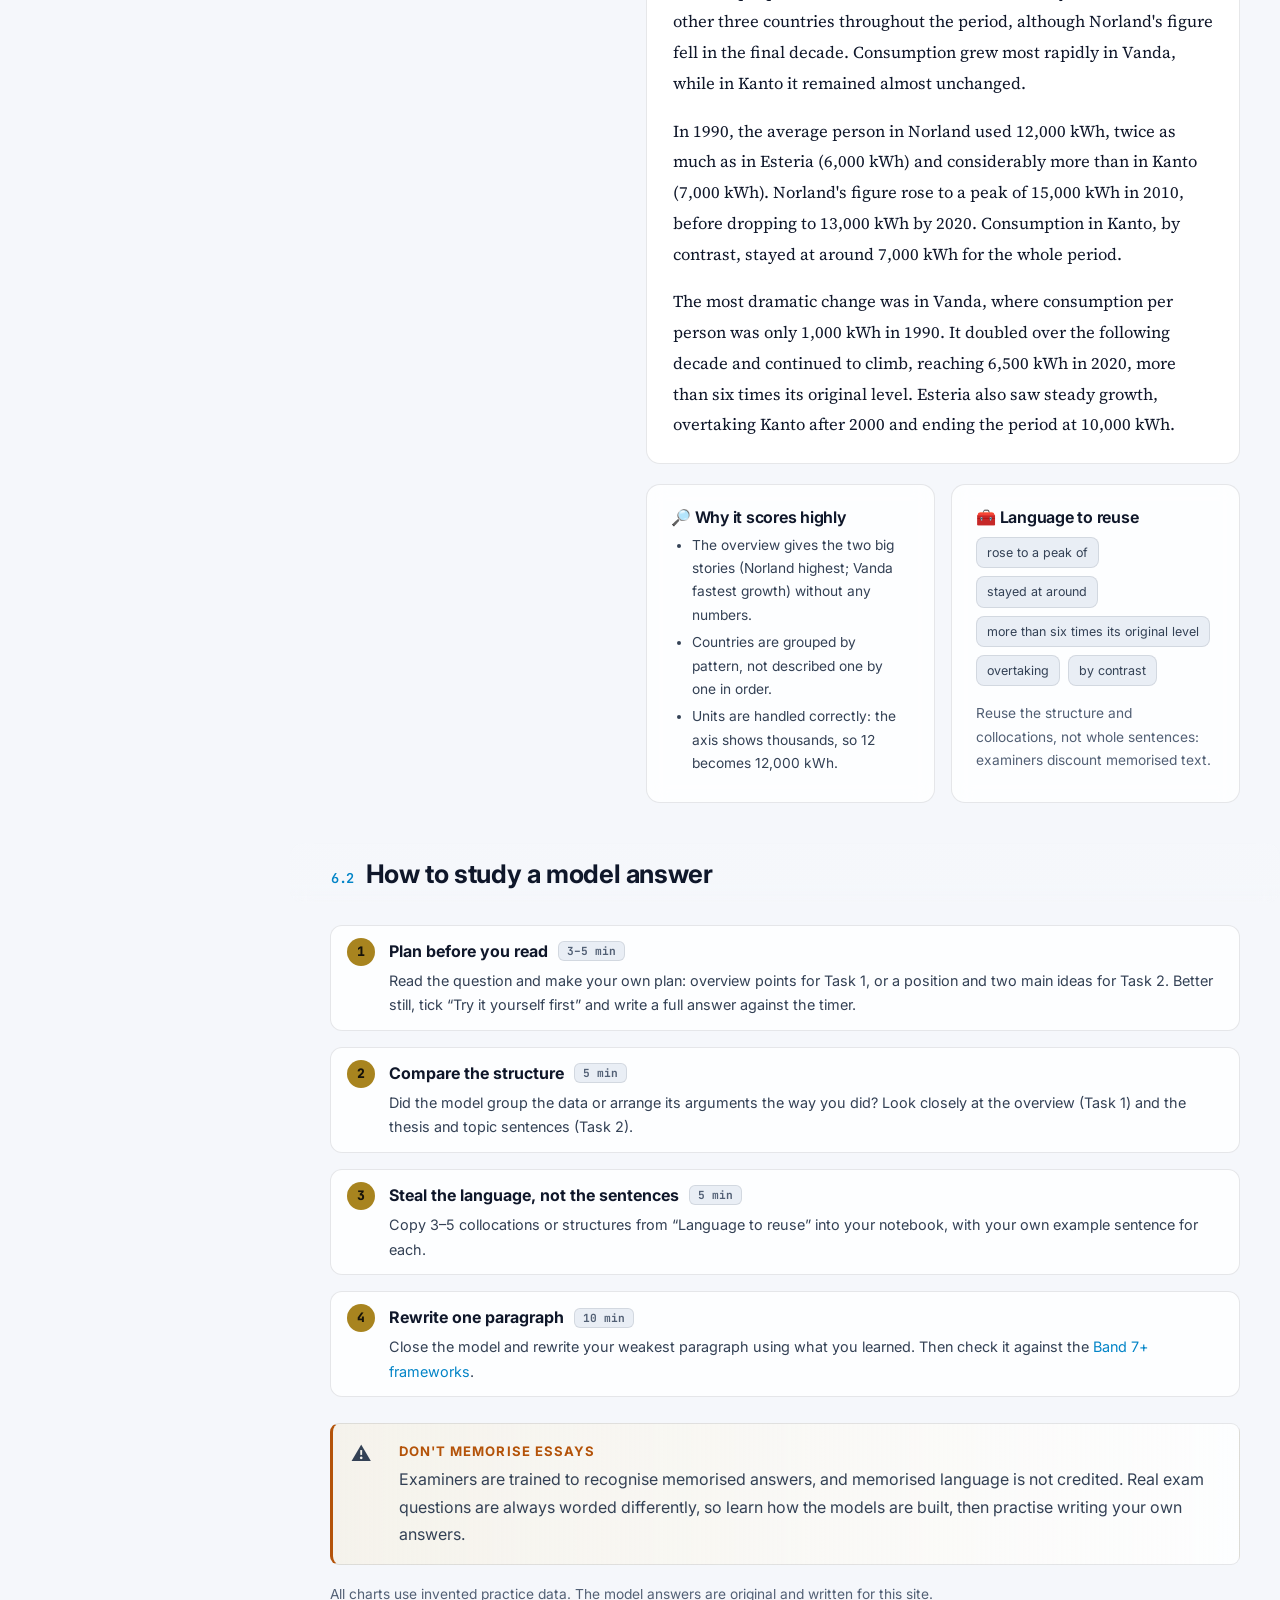
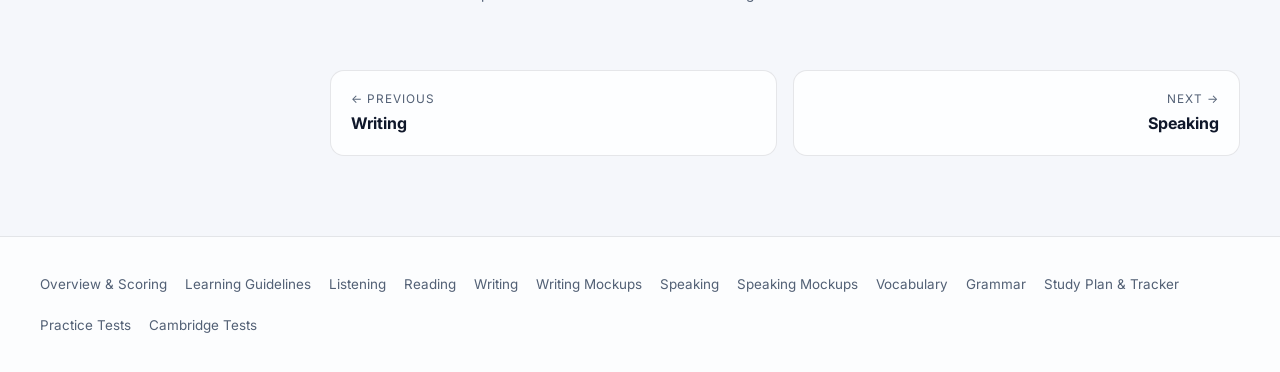
<file: ielts-academy/mockups.html>
<!doctype html>
<html lang="en">
<head>
  <meta charset="utf-8">
  <meta name="viewport" content="width=device-width, initial-scale=1">
  <title>Writing Mockups: 40 Band 8 Model Answers by Topic — IELTS 7.0 Academy</title>
  <meta name="description" content="20 IELTS Academic Writing Task 1 and 20 Task 2 questions with Band 8 model answers, organised by topic, with examiner-style notes and reusable language.">
  <link rel="preconnect" href="https://fonts.googleapis.com">
  <link rel="preconnect" href="https://fonts.gstatic.com" crossorigin>
  <link href="https://fonts.googleapis.com/css2?family=Inter:wght@400;500;600;700;800&family=JetBrains+Mono:wght@400;600;700&family=Source+Serif+4:ital,wght@0,400;0,600;1,400&display=swap" rel="stylesheet">
  <meta name="color-scheme" content="dark light">
  <link rel="stylesheet" href="assets/css/main.css?v=__BUILD__">
  <script>try{var t=localStorage.getItem("ielts-theme");if(t)document.documentElement.setAttribute("data-theme",t)}catch(e){}</script>
</head>
<body data-page="mockups">
  <div id="site-header"></div>
  <div class="layout">
    <aside class="sidebar" id="sidebar"></aside>
    <main class="content">
      <div class="content-inner wide">

        <header class="page-hero" style="--accent:#d4af37">
          <nav class="crumbs"><a href="index.html">Home</a><span>/</span><span>Four skills</span><span>/</span><a href="writing.html">Writing</a><span>/</span><span>Mockups</span></nav>
          <div class="eyebrow">Module 06 · Writing mockups</div>
          <h1>Writing Mockups: 40 Model Answers by Topic</h1>
          <p class="lead">Twenty Academic Task 1 reports and twenty Task 2 essays, each with a Band 8 model answer. Choose a task and a topic, read the question, try it yourself if you like, then study the model, the examiner-style notes and the language you can reuse.</p>
          <div class="page-meta"><span>📊 20 Task 1 · 10 topics · 7 visual types</span><span>📝 20 Task 2 · 10 topics · 7 essay types</span><span>✍️ Optional timed attempt for every question</span></div>
          <a class="guide-link" href="writing.html#task1-method"><span>🧭</span><span><b>Learn the method first.</b> The <u>step-by-step plans</u> for every Task 1 visual and Task 2 essay type are on the Writing page.</span></a>
        </header>

        <section class="doc-section" id="browse" data-title="Browse by topic">
          <div class="sec-head"><h2><span class="sec-num">6.1</span>Browse by topic</h2></div>
          <div id="mk-app"></div>
        </section>

        <section class="doc-section" id="how" data-title="How to study a model answer">
          <div class="sec-head"><h2><span class="sec-num">6.2</span>How to study a model answer</h2></div>
          <ol class="steps">
            <li><div class="st-h"><b>Plan before you read</b><span class="st-time">3–5 min</span></div><p>Read the question and make your own plan: overview points for Task 1, or a position and two main ideas for Task 2. Better still, tick “Try it yourself first” and write a full answer against the timer.</p></li>
            <li><div class="st-h"><b>Compare the structure</b><span class="st-time">5 min</span></div><p>Did the model group the data or arrange its arguments the way you did? Look closely at the overview (Task 1) and the thesis and topic sentences (Task 2).</p></li>
            <li><div class="st-h"><b>Steal the language, not the sentences</b><span class="st-time">5 min</span></div><p>Copy 3–5 collocations or structures from “Language to reuse” into your notebook, with your own example sentence for each.</p></li>
            <li><div class="st-h"><b>Rewrite one paragraph</b><span class="st-time">10 min</span></div><p>Close the model and rewrite your weakest paragraph using what you learned. Then check it against the <a href="writing.html#frameworks">Band 7+ frameworks</a>.</p></li>
          </ol>
          <div class="callout warn"><div class="ci">⚠️</div><div><span class="ct">Don't memorise essays</span><p>Examiners are trained to recognise memorised answers, and memorised language is not credited. Real exam questions are always worded differently, so learn how the models are built, then practise writing your own answers.</p></div></div>
          <p class="small muted">All charts use invented practice data. The model answers are original and written for this site.</p>
        </section>

        <div id="pager"></div>
      </div>
    </main>
  </div>
  <div id="site-footer"></div>

  <script src="assets/js/data/vocab.js?v=__BUILD__"></script>
  <script src="assets/js/core.js?v=__BUILD__"></script>
  <script src="assets/js/runners.js?v=__BUILD__"></script>
  <script src="assets/js/data/mockups-t1.js?v=__BUILD__"></script>
  <script src="assets/js/data/mockups-t2.js?v=__BUILD__"></script>
  <script src="assets/js/pages/mockups.js?v=__BUILD__"></script>
</body>
</html>
</file>
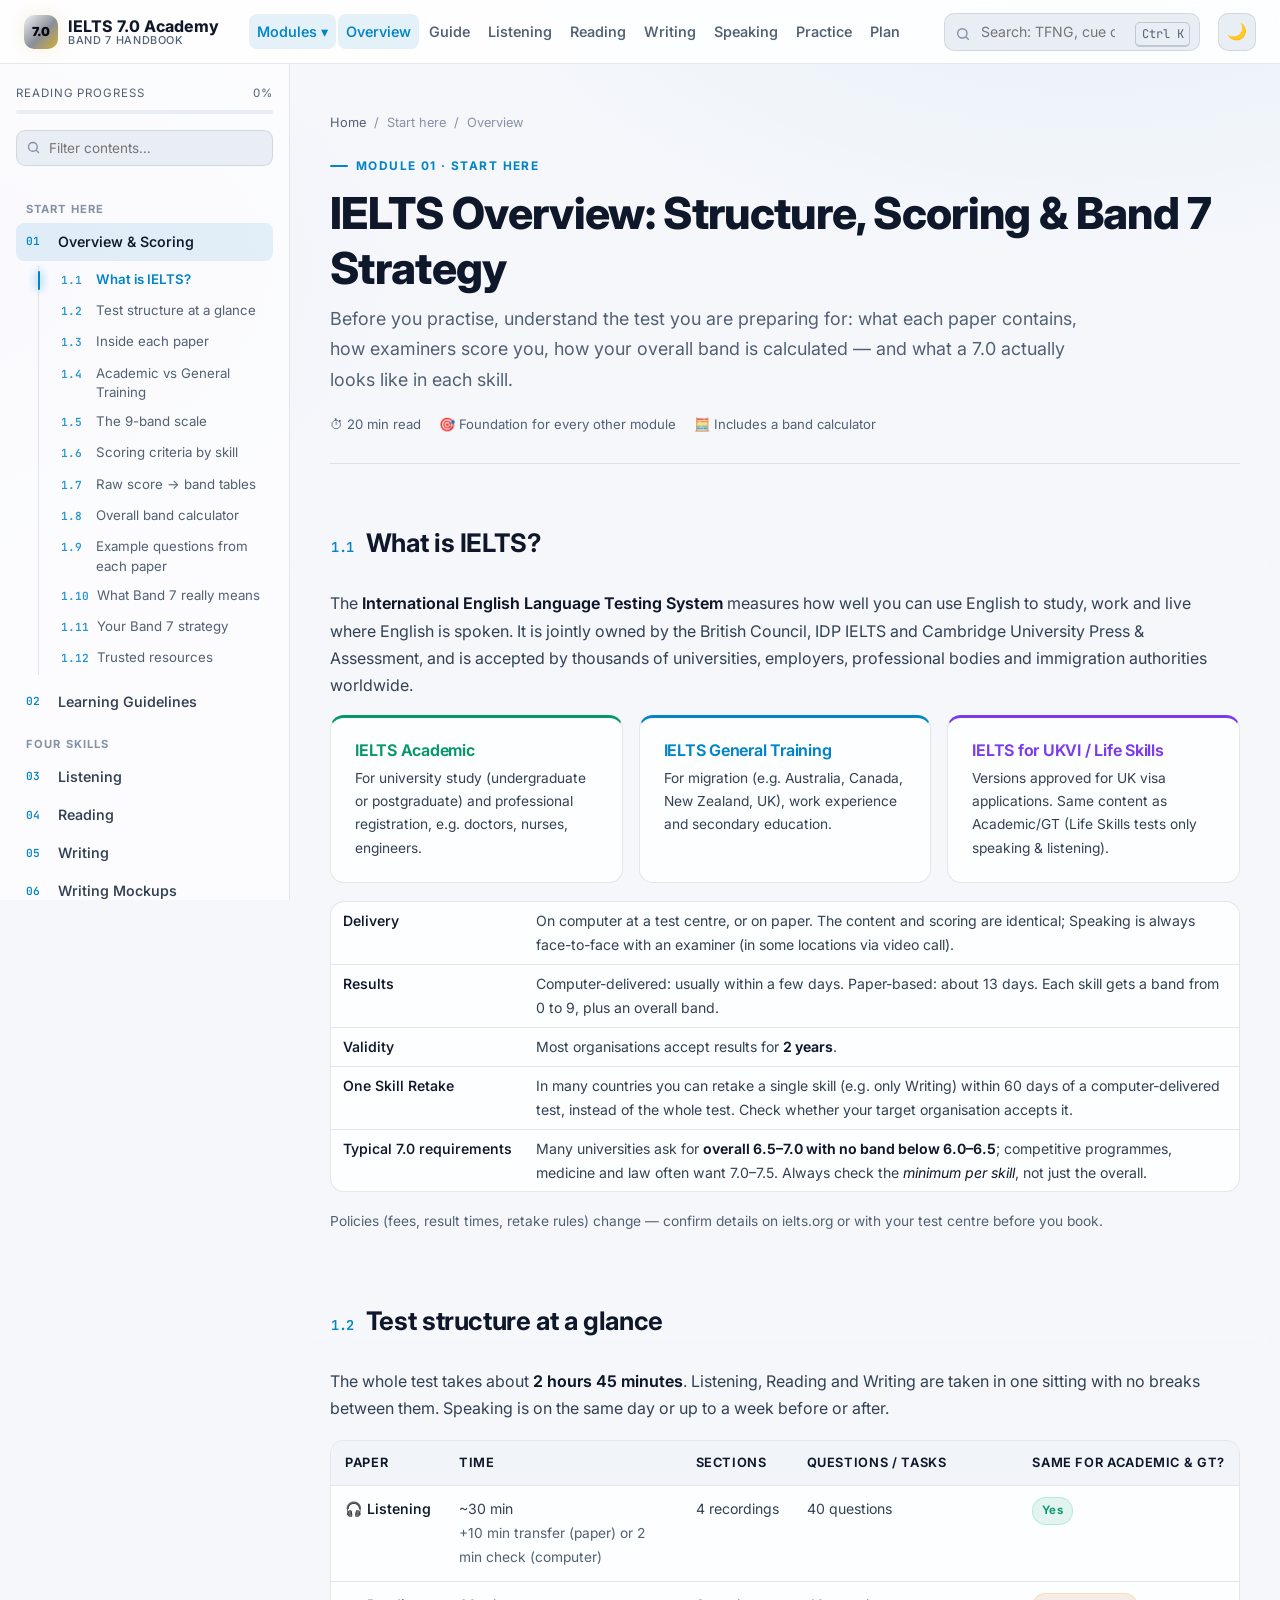
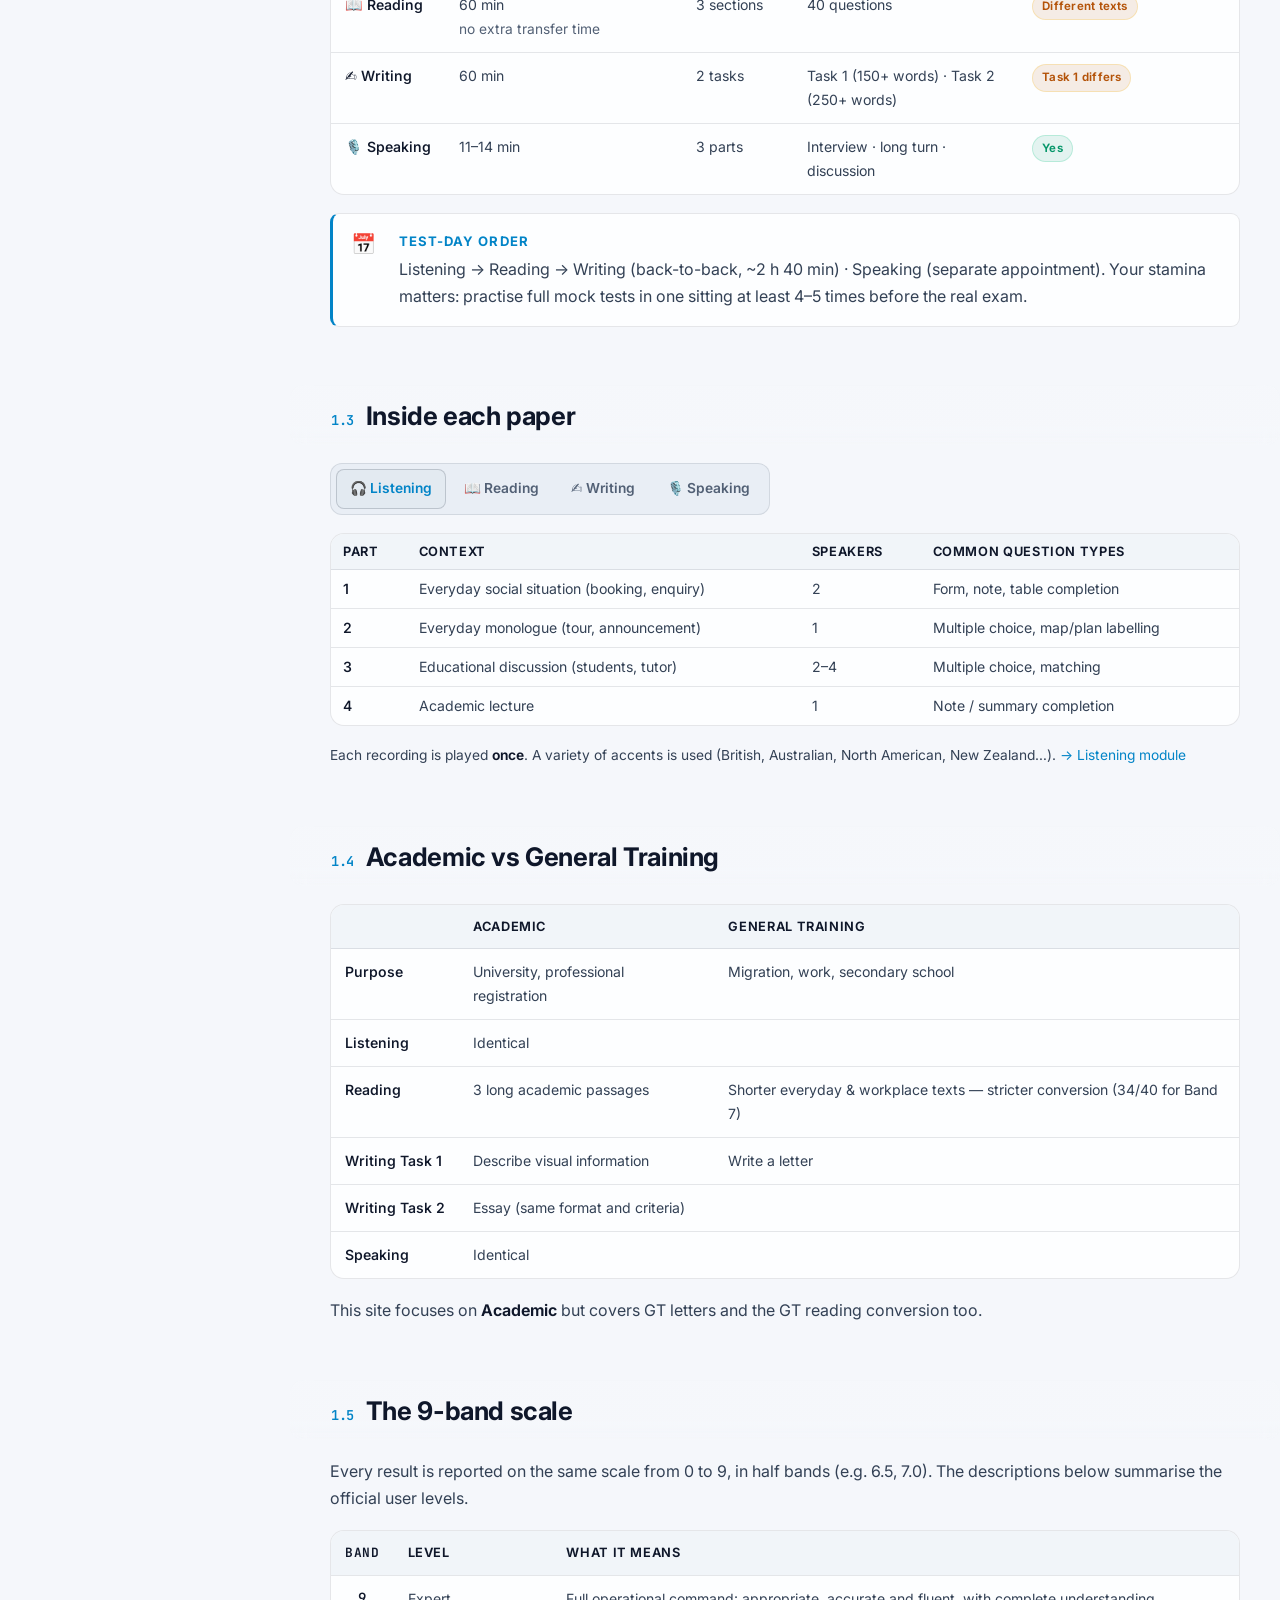
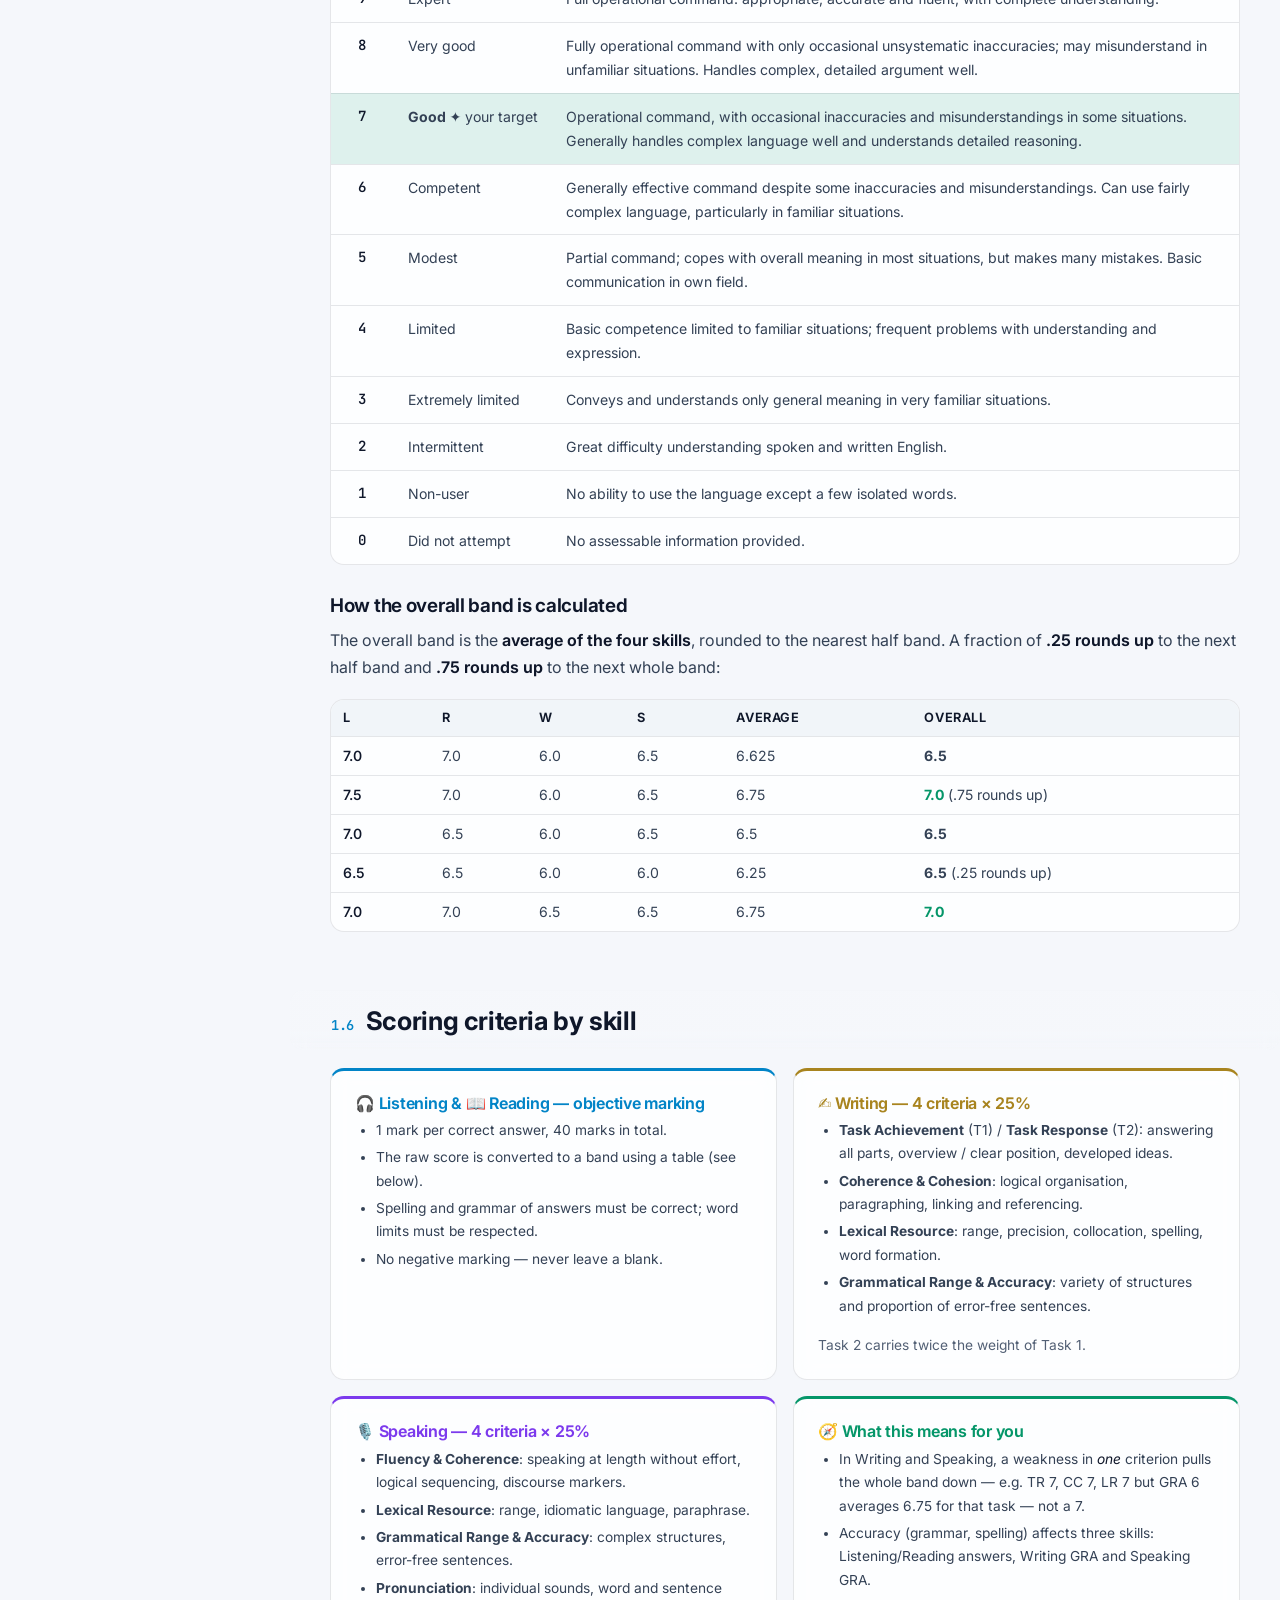
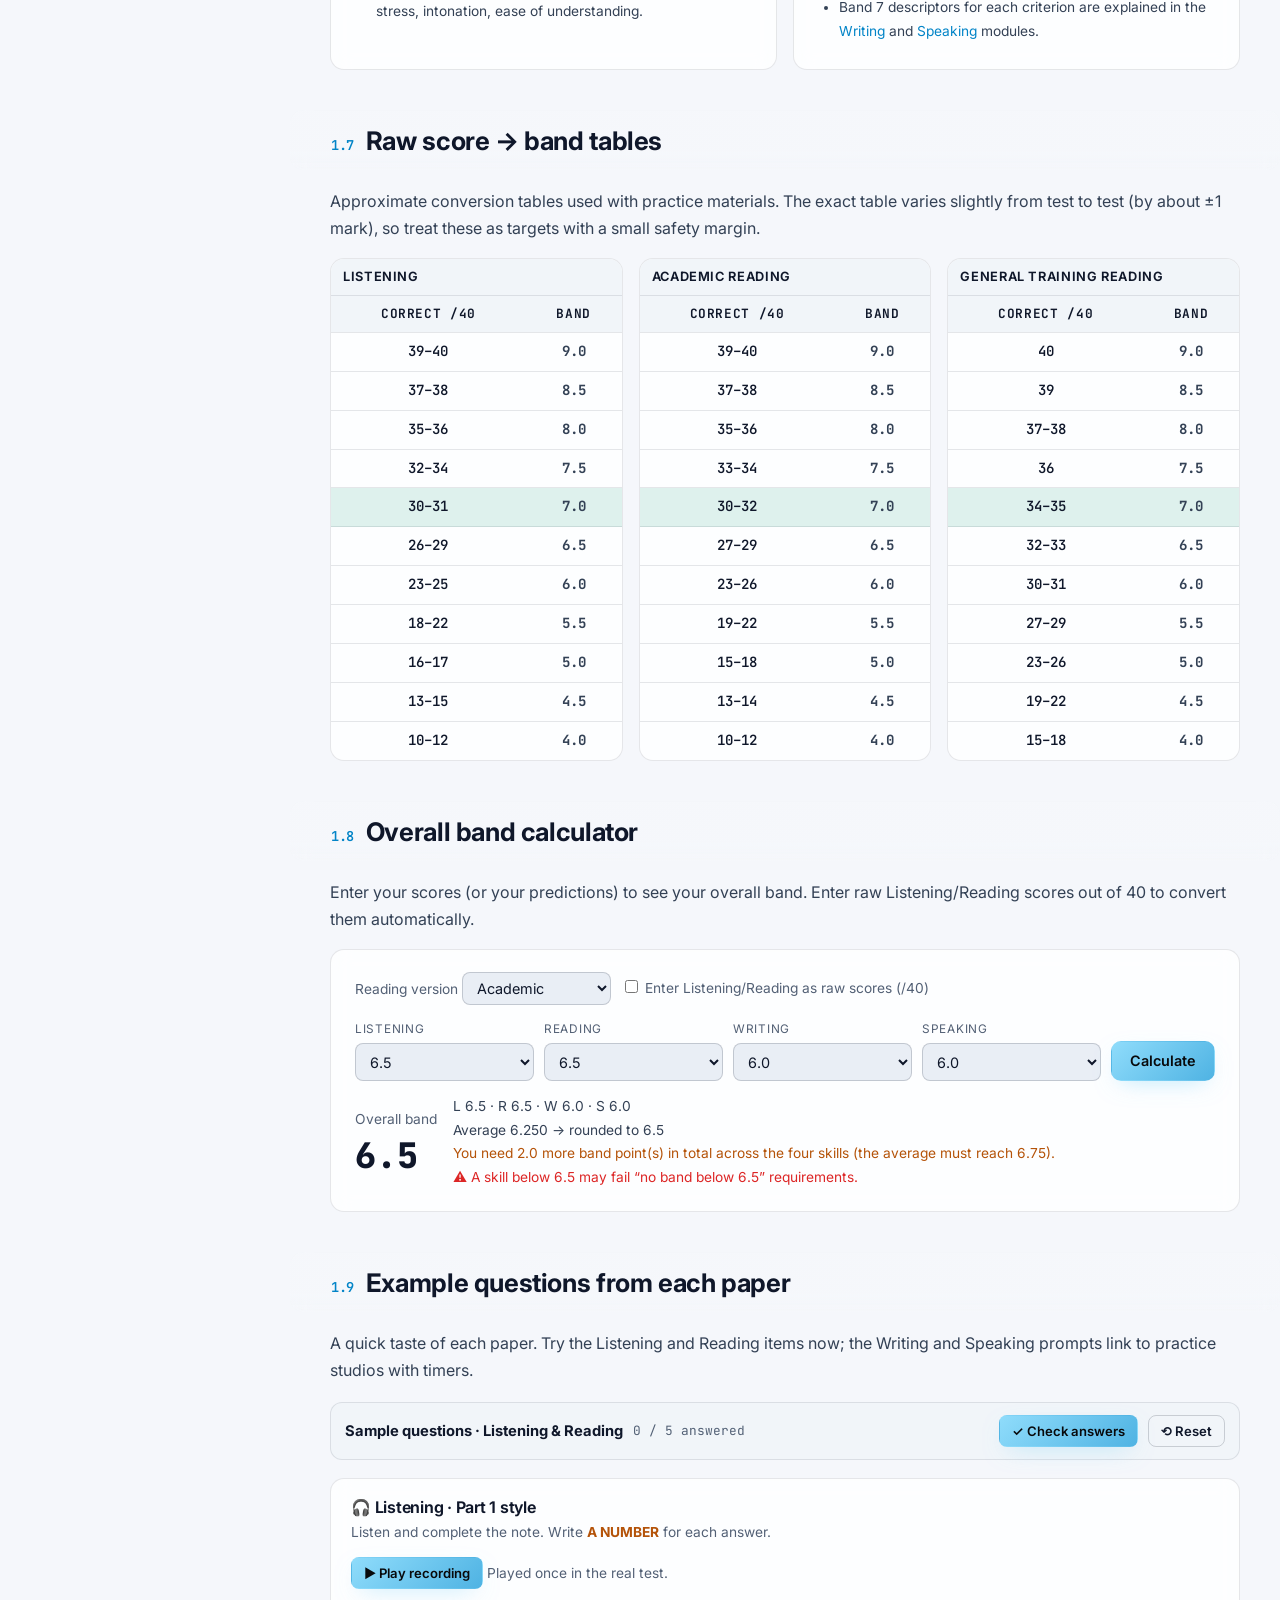
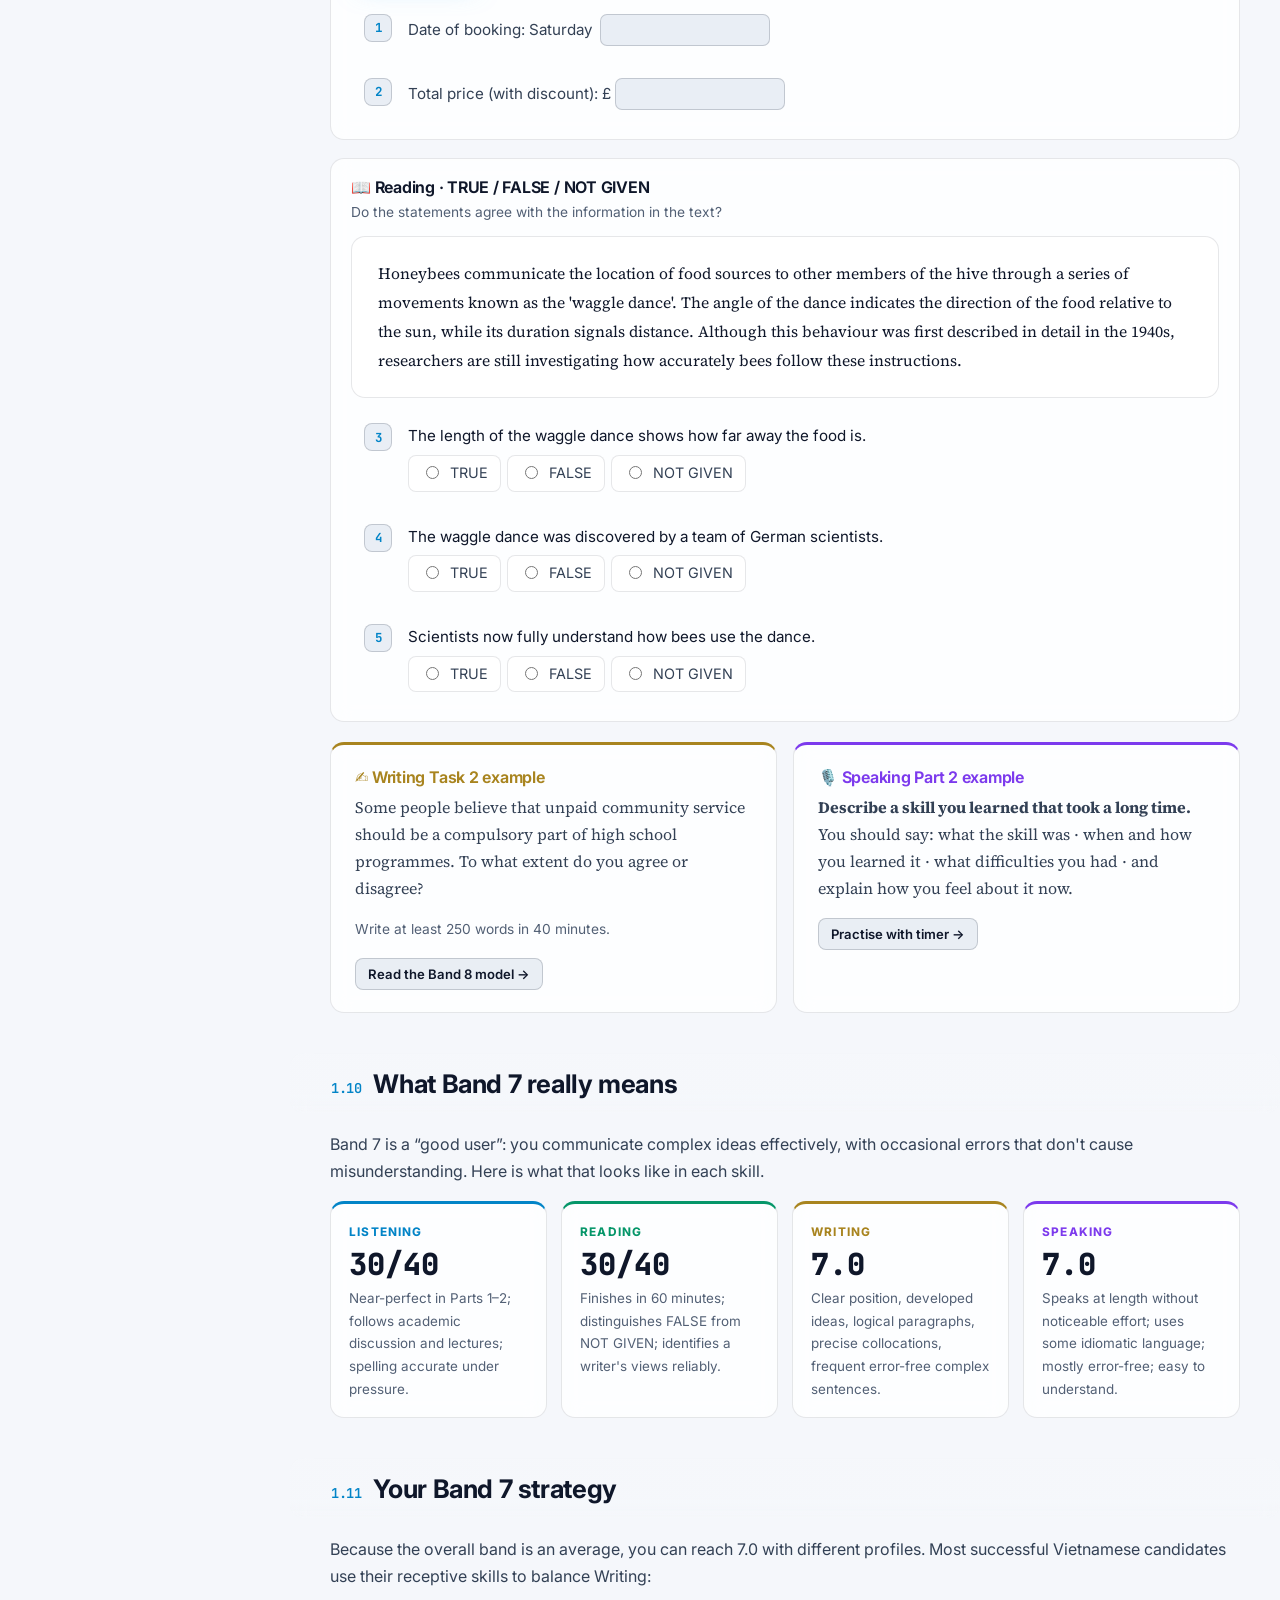
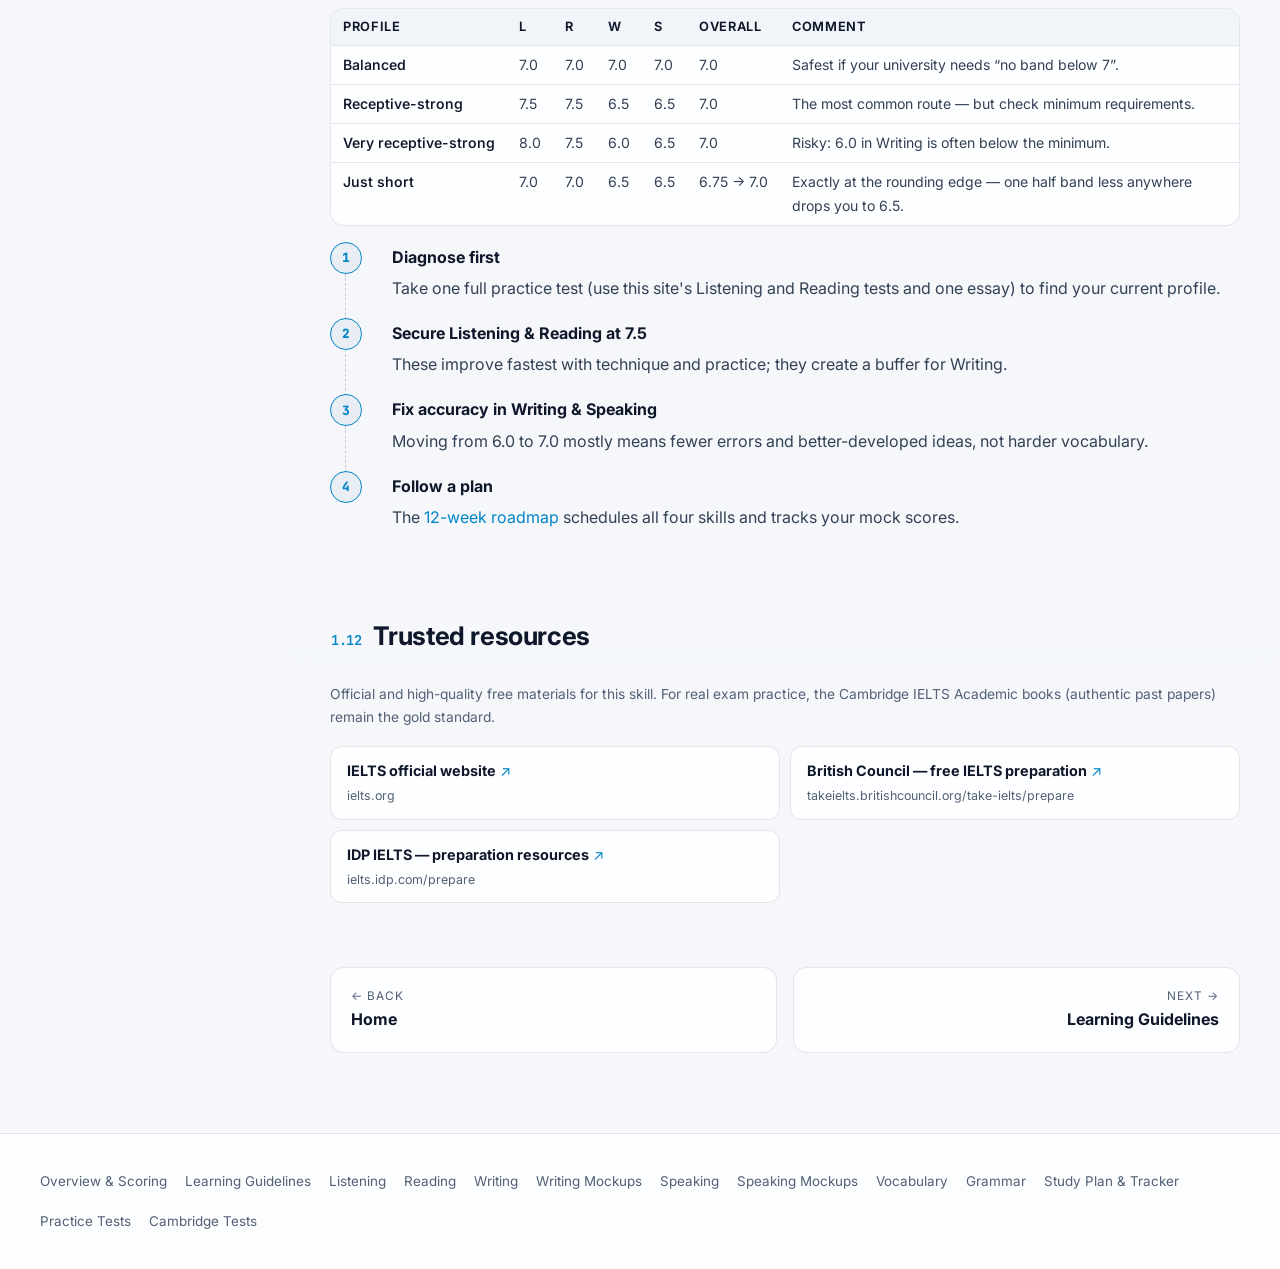
<file: ielts-academy/overview.html>
<!doctype html>
<html lang="en">
<head>
  <meta charset="utf-8">
  <meta name="viewport" content="width=device-width, initial-scale=1">
  <title>IELTS Overview: Structure, Scoring & Band 7 Strategy — IELTS 7.0 Academy</title>
  <meta name="description" content="A complete introduction to IELTS: the structure of each paper, Academic vs General Training, the 9-band scale, scoring criteria for all four skills, raw-score conversion, an overall band calculator and example questions.">
  <link rel="preconnect" href="https://fonts.googleapis.com">
  <link rel="preconnect" href="https://fonts.gstatic.com" crossorigin>
  <link href="https://fonts.googleapis.com/css2?family=Inter:wght@400;500;600;700;800&family=JetBrains+Mono:wght@400;600;700&family=Source+Serif+4:ital,wght@0,400;0,600;1,400&display=swap" rel="stylesheet">
  <meta name="color-scheme" content="dark light">
  <link rel="stylesheet" href="assets/css/main.css?v=__BUILD__">
  <script>try{var t=localStorage.getItem("ielts-theme");if(t)document.documentElement.setAttribute("data-theme",t)}catch(e){}</script>
</head>
<body data-page="overview">
  <div id="site-header"></div>
  <div class="layout">
    <aside class="sidebar" id="sidebar"></aside>
    <main class="content">
      <div class="content-inner">

        <header class="page-hero">
          <nav class="crumbs"><a href="index.html">Home</a><span>/</span><span>Start here</span><span>/</span><span>Overview</span></nav>
          <div class="eyebrow">Module 01 · Start here</div>
          <h1>IELTS Overview: Structure, Scoring & Band 7 Strategy</h1>
          <p class="lead">Before you practise, understand the test you are preparing for: what each paper contains, how examiners score you, how your overall band is calculated — and what a 7.0 actually looks like in each skill.</p>
          <div class="page-meta"><span>⏱ 20 min read</span><span>🎯 Foundation for every other module</span><span>🧮 Includes a band calculator</span></div>
        </header>

        <!-- ============================================================ -->
        <section class="doc-section" id="intro" data-title="What is IELTS?">
          <div class="sec-head"><h2><span class="sec-num">1.1</span>What is IELTS?</h2></div>
          <p>The <strong>International English Language Testing System</strong> measures how well you can use English to study, work and live where English is spoken. It is jointly owned by the British Council, IDP IELTS and Cambridge University Press &amp; Assessment, and is accepted by thousands of universities, employers, professional bodies and immigration authorities worldwide.</p>
          <div class="grid grid-3">
            <div class="glass card accent" style="--accent:var(--green)"><h4>IELTS Academic</h4><p class="small">For university study (undergraduate or postgraduate) and professional registration, e.g. doctors, nurses, engineers.</p></div>
            <div class="glass card accent" style="--accent:var(--blue)"><h4>IELTS General Training</h4><p class="small">For migration (e.g. Australia, Canada, New Zealand, UK), work experience and secondary education.</p></div>
            <div class="glass card accent" style="--accent:var(--purple)"><h4>IELTS for UKVI / Life Skills</h4><p class="small">Versions approved for UK visa applications. Same content as Academic/GT (Life Skills tests only speaking & listening).</p></div>
          </div>
          <div class="table-wrap">
            <table class="t compact">
              <tbody>
                <tr><td>Delivery</td><td>On computer at a test centre, or on paper. The content and scoring are identical; Speaking is always face-to-face with an examiner (in some locations via video call).</td></tr>
                <tr><td>Results</td><td>Computer-delivered: usually within a few days. Paper-based: about 13 days. Each skill gets a band from 0 to 9, plus an overall band.</td></tr>
                <tr><td>Validity</td><td>Most organisations accept results for <strong>2 years</strong>.</td></tr>
                <tr><td>One Skill Retake</td><td>In many countries you can retake a single skill (e.g. only Writing) within 60 days of a computer-delivered test, instead of the whole test. Check whether your target organisation accepts it.</td></tr>
                <tr><td>Typical 7.0 requirements</td><td>Many universities ask for <strong>overall 6.5–7.0 with no band below 6.0–6.5</strong>; competitive programmes, medicine and law often want 7.0–7.5. Always check the <em>minimum per skill</em>, not just the overall.</td></tr>
              </tbody>
            </table>
          </div>
          <p class="small muted">Policies (fees, result times, retake rules) change — confirm details on ielts.org or with your test centre before you book.</p>
        </section>

        <!-- ============================================================ -->
        <section class="doc-section" id="format" data-title="Test structure at a glance">
          <div class="sec-head"><h2><span class="sec-num">1.2</span>Test structure at a glance</h2></div>
          <p>The whole test takes about <strong>2 hours 45 minutes</strong>. Listening, Reading and Writing are taken in one sitting with no breaks between them. Speaking is on the same day or up to a week before or after.</p>
          <div class="table-wrap">
            <table class="t">
              <thead><tr><th>Paper</th><th>Time</th><th>Sections</th><th>Questions / tasks</th><th>Same for Academic &amp; GT?</th></tr></thead>
              <tbody>
                <tr><td>🎧 Listening</td><td>~30 min<br><span class="small muted">+10 min transfer (paper) or 2 min check (computer)</span></td><td>4 recordings</td><td>40 questions</td><td><span class="badge green">Yes</span></td></tr>
                <tr><td>📖 Reading</td><td>60 min<br><span class="small muted">no extra transfer time</span></td><td>3 sections</td><td>40 questions</td><td><span class="badge amber">Different texts</span></td></tr>
                <tr><td>✍️ Writing</td><td>60 min</td><td>2 tasks</td><td>Task 1 (150+ words) · Task 2 (250+ words)</td><td><span class="badge amber">Task 1 differs</span></td></tr>
                <tr><td>🎙️ Speaking</td><td>11–14 min</td><td>3 parts</td><td>Interview · long turn · discussion</td><td><span class="badge green">Yes</span></td></tr>
              </tbody>
            </table>
          </div>
          <div class="callout note">
            <div class="ci">📅</div>
            <div><span class="ct">Test-day order</span>
              <p>Listening → Reading → Writing (back-to-back, ~2 h 40 min) · Speaking (separate appointment). Your stamina matters: practise full mock tests in one sitting at least 4–5 times before the real exam.</p>
            </div>
          </div>
        </section>

        <!-- ============================================================ -->
        <section class="doc-section" id="papers" data-title="Inside each paper">
          <div class="sec-head"><h2><span class="sec-num">1.3</span>Inside each paper</h2></div>
          <div class="tabs" data-tabs>
            <div class="tab-list" role="tablist">
              <button data-tab="l">🎧 Listening</button>
              <button data-tab="r">📖 Reading</button>
              <button data-tab="w">✍️ Writing</button>
              <button data-tab="s">🎙️ Speaking</button>
            </div>
            <div class="tab-panel" data-panel="l">
              <div class="table-wrap"><table class="t compact">
                <thead><tr><th>Part</th><th>Context</th><th>Speakers</th><th>Common question types</th></tr></thead>
                <tbody>
                  <tr><td>1</td><td>Everyday social situation (booking, enquiry)</td><td>2</td><td>Form, note, table completion</td></tr>
                  <tr><td>2</td><td>Everyday monologue (tour, announcement)</td><td>1</td><td>Multiple choice, map/plan labelling</td></tr>
                  <tr><td>3</td><td>Educational discussion (students, tutor)</td><td>2–4</td><td>Multiple choice, matching</td></tr>
                  <tr><td>4</td><td>Academic lecture</td><td>1</td><td>Note / summary completion</td></tr>
                </tbody>
              </table></div>
              <p class="small">Each recording is played <strong>once</strong>. A variety of accents is used (British, Australian, North American, New Zealand…). <a href="listening.html">→ Listening module</a></p>
            </div>
            <div class="tab-panel" data-panel="r">
              <div class="table-wrap"><table class="t compact">
                <thead><tr><th></th><th>Academic</th><th>General Training</th></tr></thead>
                <tbody>
                  <tr><td>Section 1</td><td>Long passage: descriptive / factual</td><td>2–3 short everyday texts (notices, adverts, timetables)</td></tr>
                  <tr><td>Section 2</td><td>Long passage: often discursive</td><td>2 work-related texts (job descriptions, policies, training)</td></tr>
                  <tr><td>Section 3</td><td>Long passage: argumentative, writer's views</td><td>1 longer general-interest text</td></tr>
                </tbody>
              </table></div>
              <p class="small">11 question types appear across both versions: multiple choice, TRUE/FALSE/NOT GIVEN, YES/NO/NOT GIVEN, matching information, matching headings, matching features, matching sentence endings, sentence completion, summary/note/table/flow-chart completion, diagram labelling and short-answer questions. <a href="reading.html">→ Reading module</a></p>
            </div>
            <div class="tab-panel" data-panel="w">
              <div class="grid grid-2">
                <div class="glass card"><h4>Task 1 · 150+ words · ~20 min</h4>
                  <p class="small"><b>Academic:</b> describe and compare a graph, bar chart, table, pie chart, process diagram or maps.</p>
                  <p class="small"><b>General Training:</b> write a letter (formal, semi-formal or informal) responding to a situation, covering three bullet points.</p>
                </div>
                <div class="glass card"><h4>Task 2 · 250+ words · ~40 min</h4>
                  <p class="small">An essay responding to a point of view, argument or problem: opinion, discussion, problem/solution, advantages/disadvantages or two-part question. Same type for Academic and GT (GT topics are slightly more general).</p>
                  <p class="small"><b>Task 2 counts twice as much as Task 1.</b></p>
                </div>
              </div>
              <p class="small"><a href="writing.html">→ Writing module</a></p>
            </div>
            <div class="tab-panel" data-panel="s">
              <div class="table-wrap"><table class="t compact">
                <thead><tr><th>Part</th><th>Time</th><th>What happens</th></tr></thead>
                <tbody>
                  <tr><td>1 · Interview</td><td>4–5 min</td><td>Questions about familiar topics: home, work/study, hobbies, daily life.</td></tr>
                  <tr><td>2 · Long turn</td><td>3–4 min</td><td>You get a cue card, 1 minute to prepare notes, then speak for 1–2 minutes. The examiner may ask 1–2 short follow-up questions.</td></tr>
                  <tr><td>3 · Discussion</td><td>4–5 min</td><td>Deeper, more abstract questions linked to the Part 2 topic: opinions, comparisons, predictions.</td></tr>
                </tbody>
              </table></div>
              <p class="small">The conversation is recorded. <a href="speaking.html">→ Speaking module</a></p>
            </div>
          </div>
        </section>

        <!-- ============================================================ -->
        <section class="doc-section" id="academic-gt" data-title="Academic vs General Training">
          <div class="sec-head"><h2><span class="sec-num">1.4</span>Academic vs General Training</h2></div>
          <div class="table-wrap">
            <table class="t">
              <thead><tr><th></th><th>Academic</th><th>General Training</th></tr></thead>
              <tbody>
                <tr><td>Purpose</td><td>University, professional registration</td><td>Migration, work, secondary school</td></tr>
                <tr><td>Listening</td><td colspan="2" class="center">Identical</td></tr>
                <tr><td>Reading</td><td>3 long academic passages</td><td>Shorter everyday & workplace texts — stricter conversion (34/40 for Band 7)</td></tr>
                <tr><td>Writing Task 1</td><td>Describe visual information</td><td>Write a letter</td></tr>
                <tr><td>Writing Task 2</td><td colspan="2" class="center">Essay (same format and criteria)</td></tr>
                <tr><td>Speaking</td><td colspan="2" class="center">Identical</td></tr>
              </tbody>
            </table>
          </div>
          <p>This site focuses on <strong>Academic</strong> but covers GT letters and the GT reading conversion too.</p>
        </section>

        <!-- ============================================================ -->
        <section class="doc-section" id="scoring" data-title="The 9-band scale">
          <div class="sec-head"><h2><span class="sec-num">1.5</span>The 9-band scale</h2></div>
          <p>Every result is reported on the same scale from 0 to 9, in half bands (e.g. 6.5, 7.0). The descriptions below summarise the official user levels.</p>
          <div class="table-wrap">
            <table class="t" id="band-scale">
              <thead><tr><th class="num">Band</th><th>Level</th><th>What it means</th></tr></thead>
              <tbody>
                <tr><td class="num">9</td><td>Expert</td><td>Full operational command: appropriate, accurate and fluent, with complete understanding.</td></tr>
                <tr><td class="num">8</td><td>Very good</td><td>Fully operational command with only occasional unsystematic inaccuracies; may misunderstand in unfamiliar situations. Handles complex, detailed argument well.</td></tr>
                <tr class="hit"><td class="num">7</td><td><b>Good</b> ✦ your target</td><td>Operational command, with occasional inaccuracies and misunderstandings in some situations. Generally handles complex language well and understands detailed reasoning.</td></tr>
                <tr><td class="num">6</td><td>Competent</td><td>Generally effective command despite some inaccuracies and misunderstandings. Can use fairly complex language, particularly in familiar situations.</td></tr>
                <tr><td class="num">5</td><td>Modest</td><td>Partial command; copes with overall meaning in most situations, but makes many mistakes. Basic communication in own field.</td></tr>
                <tr><td class="num">4</td><td>Limited</td><td>Basic competence limited to familiar situations; frequent problems with understanding and expression.</td></tr>
                <tr><td class="num">3</td><td>Extremely limited</td><td>Conveys and understands only general meaning in very familiar situations.</td></tr>
                <tr><td class="num">2</td><td>Intermittent</td><td>Great difficulty understanding spoken and written English.</td></tr>
                <tr><td class="num">1</td><td>Non-user</td><td>No ability to use the language except a few isolated words.</td></tr>
                <tr><td class="num">0</td><td>Did not attempt</td><td>No assessable information provided.</td></tr>
              </tbody>
            </table>
          </div>
          <h3>How the overall band is calculated</h3>
          <p>The overall band is the <strong>average of the four skills</strong>, rounded to the nearest half band. A fraction of <strong>.25 rounds up</strong> to the next half band and <strong>.75 rounds up</strong> to the next whole band:</p>
          <div class="table-wrap">
            <table class="t compact">
              <thead><tr><th>L</th><th>R</th><th>W</th><th>S</th><th>Average</th><th>Overall</th></tr></thead>
              <tbody>
                <tr><td>7.0</td><td>7.0</td><td>6.0</td><td>6.5</td><td>6.625</td><td><b>6.5</b></td></tr>
                <tr><td>7.5</td><td>7.0</td><td>6.0</td><td>6.5</td><td>6.75</td><td><b class="c-green">7.0</b> (.75 rounds up)</td></tr>
                <tr><td>7.0</td><td>6.5</td><td>6.0</td><td>6.5</td><td>6.5</td><td><b>6.5</b></td></tr>
                <tr><td>6.5</td><td>6.5</td><td>6.0</td><td>6.0</td><td>6.25</td><td><b>6.5</b> (.25 rounds up)</td></tr>
                <tr><td>7.0</td><td>7.0</td><td>6.5</td><td>6.5</td><td>6.75</td><td><b class="c-green">7.0</b></td></tr>
              </tbody>
            </table>
          </div>
        </section>

        <!-- ============================================================ -->
        <section class="doc-section" id="criteria" data-title="Scoring criteria by skill">
          <div class="sec-head"><h2><span class="sec-num">1.6</span>Scoring criteria by skill</h2></div>
          <div class="grid grid-2">
            <div class="glass card accent" style="--accent:var(--blue)"><h4>🎧 Listening &amp; 📖 Reading — objective marking</h4>
              <ul class="small">
                <li>1 mark per correct answer, 40 marks in total.</li>
                <li>The raw score is converted to a band using a table (see below).</li>
                <li>Spelling and grammar of answers must be correct; word limits must be respected.</li>
                <li>No negative marking — never leave a blank.</li>
              </ul>
            </div>
            <div class="glass card accent" style="--accent:var(--gold)"><h4>✍️ Writing — 4 criteria × 25%</h4>
              <ul class="small">
                <li><b>Task Achievement</b> (T1) / <b>Task Response</b> (T2): answering all parts, overview / clear position, developed ideas.</li>
                <li><b>Coherence &amp; Cohesion</b>: logical organisation, paragraphing, linking and referencing.</li>
                <li><b>Lexical Resource</b>: range, precision, collocation, spelling, word formation.</li>
                <li><b>Grammatical Range &amp; Accuracy</b>: variety of structures and proportion of error-free sentences.</li>
              </ul>
              <p class="small muted" style="margin:0">Task 2 carries twice the weight of Task 1.</p>
            </div>
            <div class="glass card accent" style="--accent:var(--purple)"><h4>🎙️ Speaking — 4 criteria × 25%</h4>
              <ul class="small">
                <li><b>Fluency &amp; Coherence</b>: speaking at length without effort, logical sequencing, discourse markers.</li>
                <li><b>Lexical Resource</b>: range, idiomatic language, paraphrase.</li>
                <li><b>Grammatical Range &amp; Accuracy</b>: complex structures, error-free sentences.</li>
                <li><b>Pronunciation</b>: individual sounds, word and sentence stress, intonation, ease of understanding.</li>
              </ul>
            </div>
            <div class="glass card accent" style="--accent:var(--green)"><h4>🧭 What this means for you</h4>
              <ul class="small">
                <li>In Writing and Speaking, a weakness in <em>one</em> criterion pulls the whole band down — e.g. TR 7, CC 7, LR 7 but GRA 6 averages 6.75 for that task — not a 7.</li>
                <li>Accuracy (grammar, spelling) affects three skills: Listening/Reading answers, Writing GRA and Speaking GRA.</li>
                <li>Band 7 descriptors for each criterion are explained in the <a href="writing.html#criteria">Writing</a> and <a href="speaking.html#format">Speaking</a> modules.</li>
              </ul>
            </div>
          </div>
        </section>

        <!-- ============================================================ -->
        <section class="doc-section" id="conversion" data-title="Raw score → band tables">
          <div class="sec-head"><h2><span class="sec-num">1.7</span>Raw score → band tables</h2></div>
          <p>Approximate conversion tables used with practice materials. The exact table varies slightly from test to test (by about ±1 mark), so treat these as targets with a small safety margin.</p>
          <div class="grid grid-3" id="conv-tables"></div>
        </section>

        <!-- ============================================================ -->
        <section class="doc-section" id="calculator" data-title="Overall band calculator">
          <div class="sec-head"><h2><span class="sec-num">1.8</span>Overall band calculator</h2></div>
          <p>Enter your scores (or your predictions) to see your overall band. Enter raw Listening/Reading scores out of 40 to convert them automatically.</p>
          <div class="glass card">
            <div class="row" style="margin-bottom:14px">
              <label class="small muted">Reading version <select class="inp" id="calc-ver"><option value="reading-ac">Academic</option><option value="reading-gt">General Training</option></select></label>
              <label class="small muted"><input type="checkbox" id="calc-raw"> Enter Listening/Reading as raw scores (/40)</label>
            </div>
            <div class="calc" id="calc"></div>
            <div class="calc-out" id="calc-out"></div>
          </div>
        </section>

        <!-- ============================================================ -->
        <section class="doc-section" id="examples" data-title="Example questions from each paper">
          <div class="sec-head"><h2><span class="sec-num">1.9</span>Example questions from each paper</h2></div>
          <p>A quick taste of each paper. Try the Listening and Reading items now; the Writing and Speaking prompts link to practice studios with timers.</p>
          <div id="sample-quiz"></div>
          <div class="grid grid-2 mt">
            <div class="glass card accent" style="--accent:var(--gold)"><h4>✍️ Writing Task 2 example</h4>
              <p class="small" style="font-family:var(--serif);font-size:1rem">Some people believe that unpaid community service should be a compulsory part of high school programmes. To what extent do you agree or disagree?</p>
              <p class="small muted">Write at least 250 words in 40 minutes.</p>
              <a class="btn sm" href="writing.html#task2-models">Read the Band 8 model →</a>
            </div>
            <div class="glass card accent" style="--accent:var(--purple)"><h4>🎙️ Speaking Part 2 example</h4>
              <p class="small" style="font-family:var(--serif);font-size:1rem"><b>Describe a skill you learned that took a long time.</b><br>You should say: what the skill was · when and how you learned it · what difficulties you had · and explain how you feel about it now.</p>
              <a class="btn sm" href="speaking.html#studio">Practise with timer →</a>
            </div>
          </div>
        </section>

        <!-- ============================================================ -->
        <section class="doc-section" id="band7" data-title="What Band 7 really means">
          <div class="sec-head"><h2><span class="sec-num">1.10</span>What Band 7 really means</h2></div>
          <p>Band 7 is a “good user”: you communicate complex ideas effectively, with occasional errors that don't cause misunderstanding. Here is what that looks like in each skill.</p>
          <div class="target-grid">
            <div class="glass target-card" style="--accent:var(--blue)"><div class="tc-skill">Listening</div><div class="tc-num">30/40</div><p>Near-perfect in Parts 1–2; follows academic discussion and lectures; spelling accurate under pressure.</p></div>
            <div class="glass target-card" style="--accent:var(--green)"><div class="tc-skill">Reading</div><div class="tc-num">30/40</div><p>Finishes in 60 minutes; distinguishes FALSE from NOT GIVEN; identifies a writer's views reliably.</p></div>
            <div class="glass target-card" style="--accent:var(--gold)"><div class="tc-skill">Writing</div><div class="tc-num">7.0</div><p>Clear position, developed ideas, logical paragraphs, precise collocations, frequent error-free complex sentences.</p></div>
            <div class="glass target-card" style="--accent:var(--purple)"><div class="tc-skill">Speaking</div><div class="tc-num">7.0</div><p>Speaks at length without noticeable effort; uses some idiomatic language; mostly error-free; easy to understand.</p></div>
          </div>
        </section>

        <!-- ============================================================ -->
        <section class="doc-section" id="strategy" data-title="Your Band 7 strategy">
          <div class="sec-head"><h2><span class="sec-num">1.11</span>Your Band 7 strategy</h2></div>
          <p>Because the overall band is an average, you can reach 7.0 with different profiles. Most successful Vietnamese candidates use their receptive skills to balance Writing:</p>
          <div class="table-wrap">
            <table class="t compact">
              <thead><tr><th>Profile</th><th>L</th><th>R</th><th>W</th><th>S</th><th>Overall</th><th>Comment</th></tr></thead>
              <tbody>
                <tr><td>Balanced</td><td>7.0</td><td>7.0</td><td>7.0</td><td>7.0</td><td>7.0</td><td>Safest if your university needs “no band below 7”.</td></tr>
                <tr><td>Receptive-strong</td><td>7.5</td><td>7.5</td><td>6.5</td><td>6.5</td><td>7.0</td><td>The most common route — but check minimum requirements.</td></tr>
                <tr><td>Very receptive-strong</td><td>8.0</td><td>7.5</td><td>6.0</td><td>6.5</td><td>7.0</td><td>Risky: 6.0 in Writing is often below the minimum.</td></tr>
                <tr><td>Just short</td><td>7.0</td><td>7.0</td><td>6.5</td><td>6.5</td><td>6.75 → 7.0</td><td>Exactly at the rounding edge — one half band less anywhere drops you to 6.5.</td></tr>
              </tbody>
            </table>
          </div>
          <ol class="steps-list">
            <li><b>Diagnose first</b>Take one full practice test (use this site's Listening and Reading tests and one essay) to find your current profile.</li>
            <li><b>Secure Listening &amp; Reading at 7.5</b>These improve fastest with technique and practice; they create a buffer for Writing.</li>
            <li><b>Fix accuracy in Writing &amp; Speaking</b>Moving from 6.0 to 7.0 mostly means fewer errors and better-developed ideas, not harder vocabulary.</li>
            <li><b>Follow a plan</b>The <a href="plan.html">12-week roadmap</a> schedules all four skills and tracks your mock scores.</li>
          </ol>
        </section>

        <div id="pager"></div>
      </div>
    </main>
  </div>
  <div id="site-footer"></div>

  <script src="assets/js/data/vocab.js?v=__BUILD__"></script>
  <script src="assets/js/core.js?v=__BUILD__"></script>
  <script src="assets/js/quiz.js?v=__BUILD__"></script>
  <script src="assets/js/pages/overview.js?v=__BUILD__"></script>
</body>
</html>
</file>
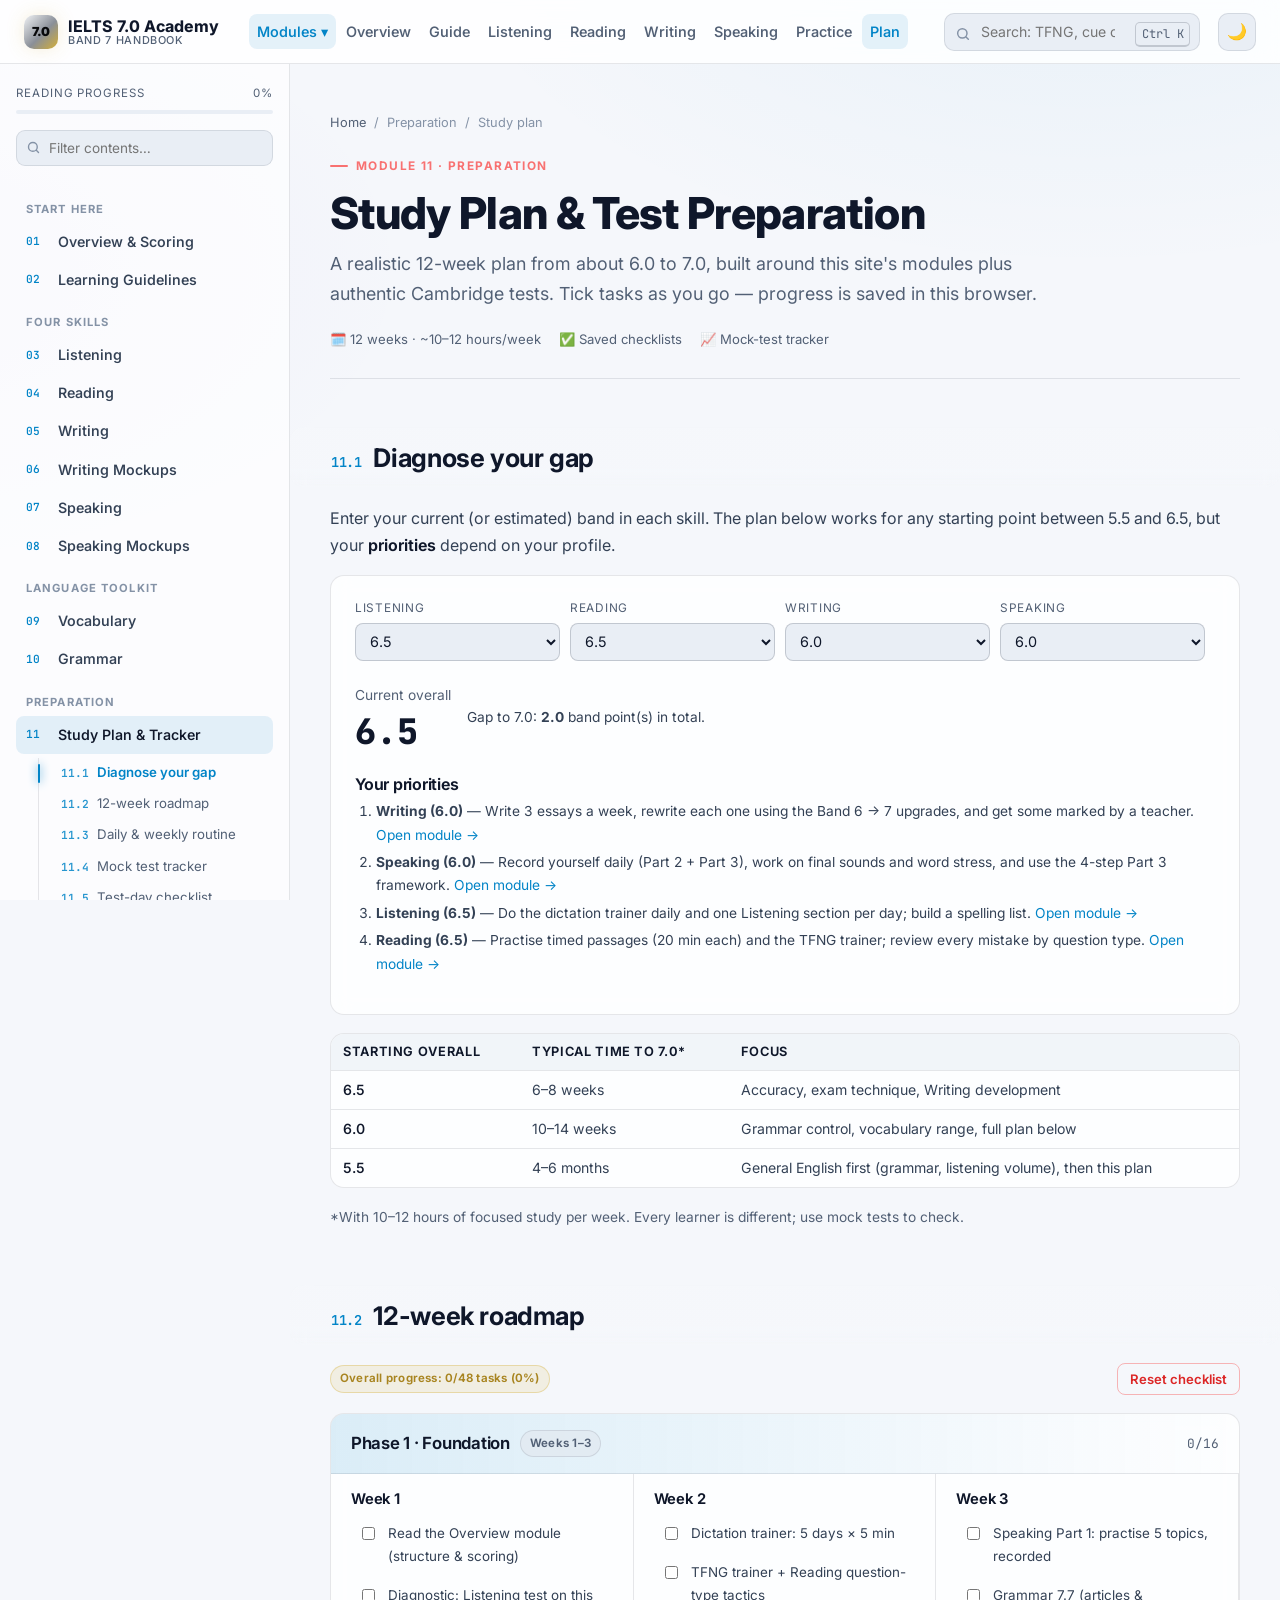
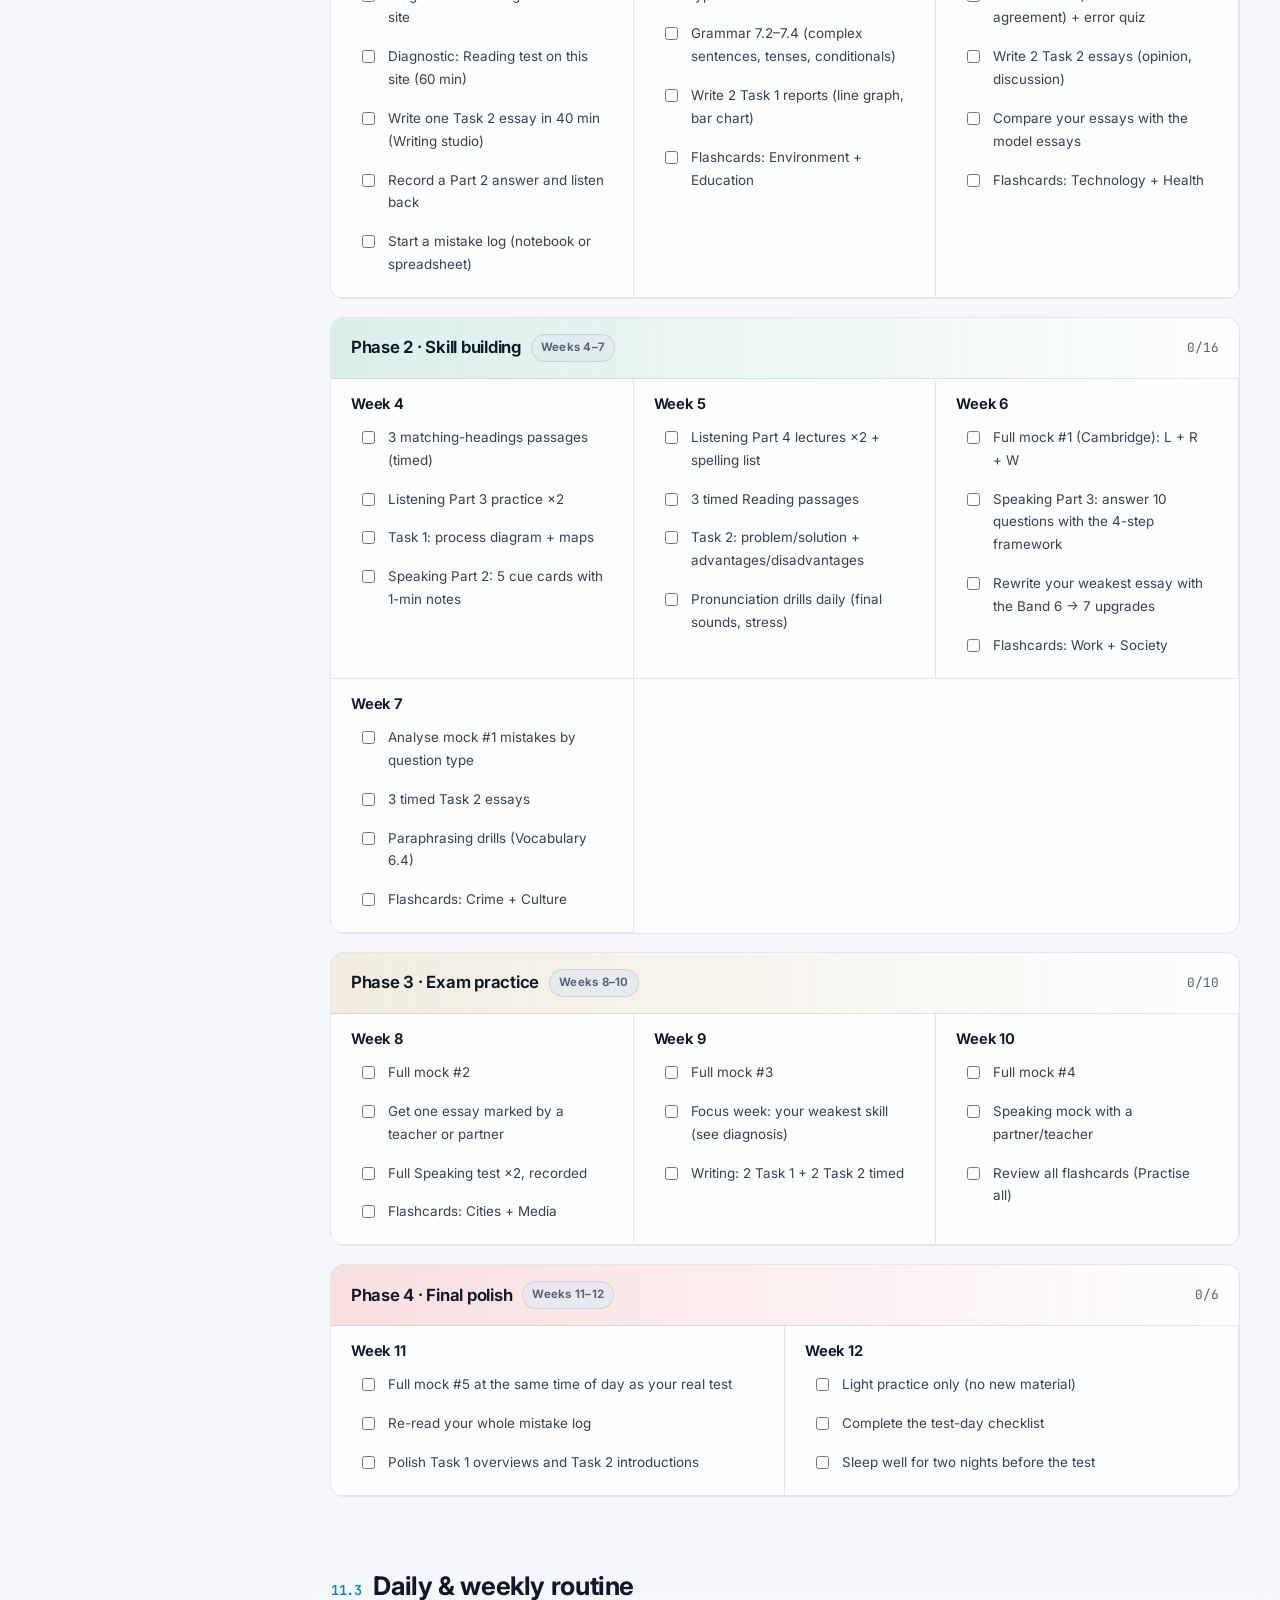
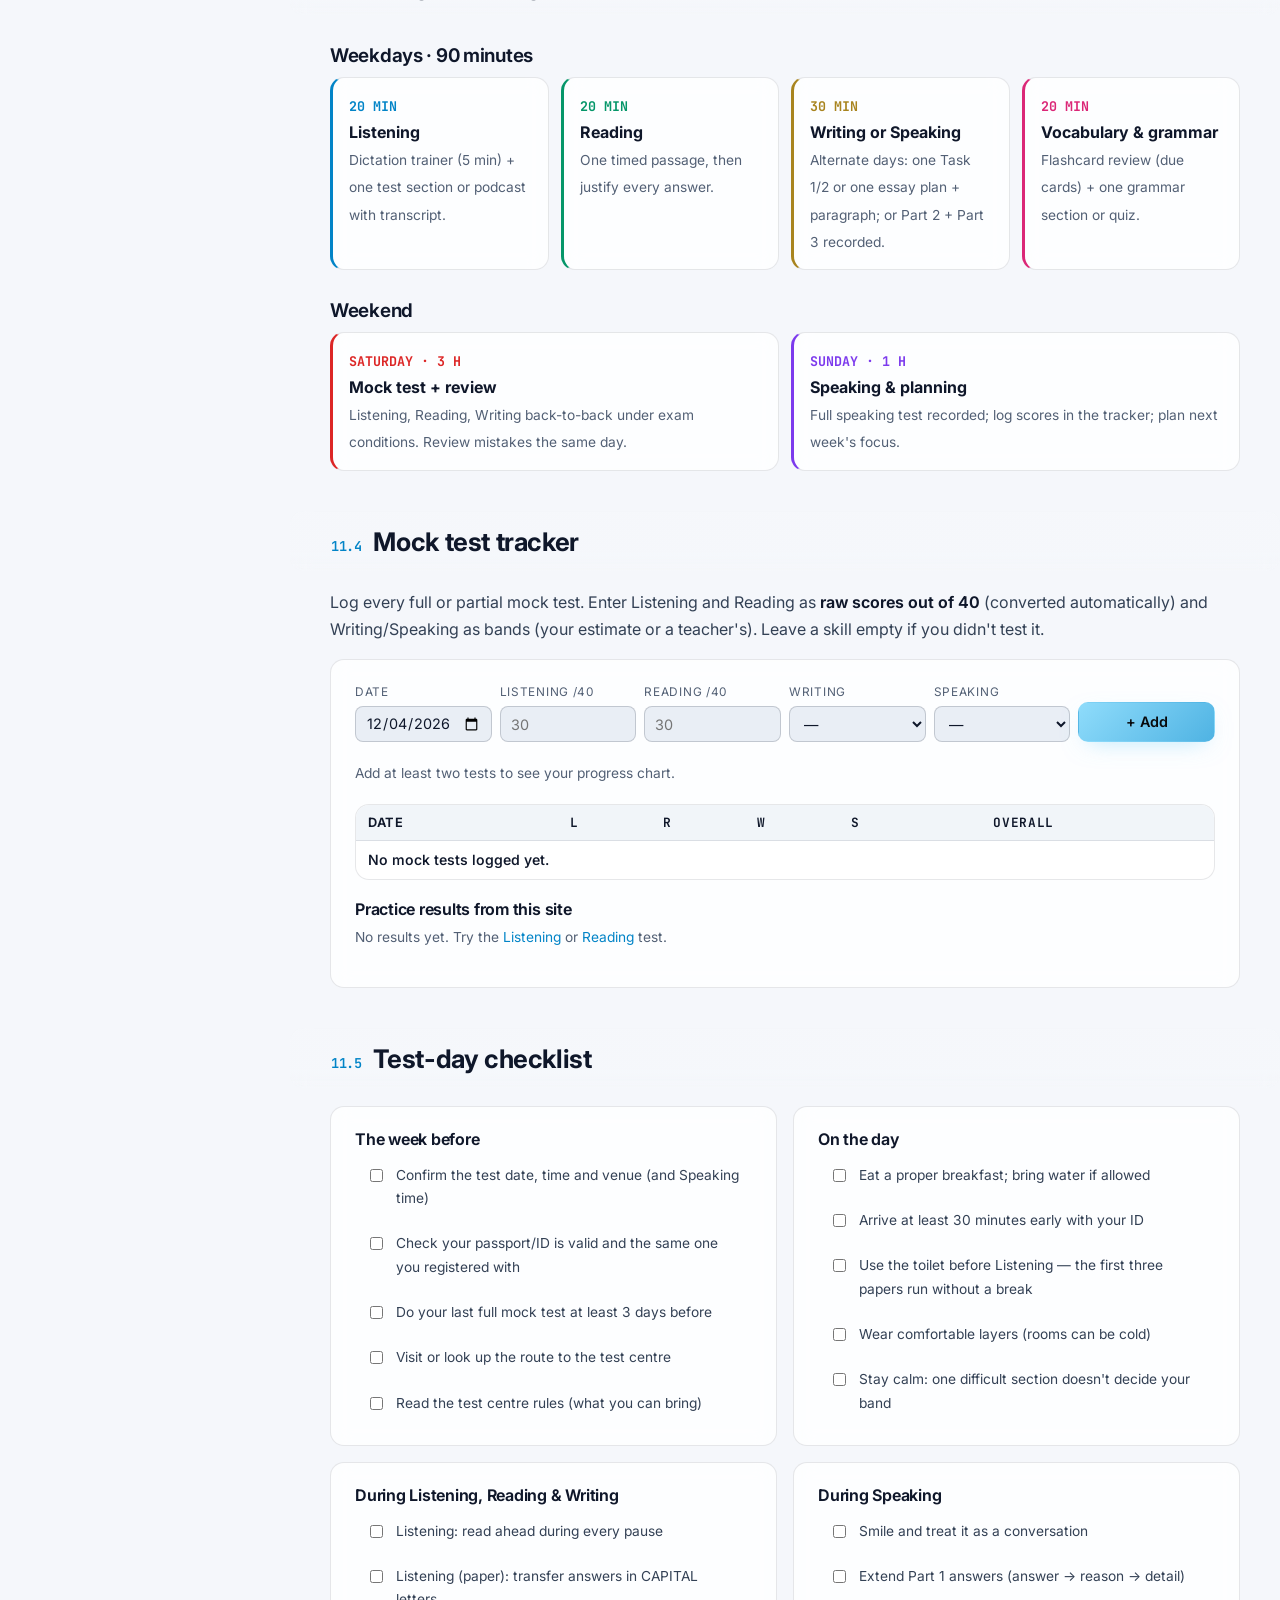
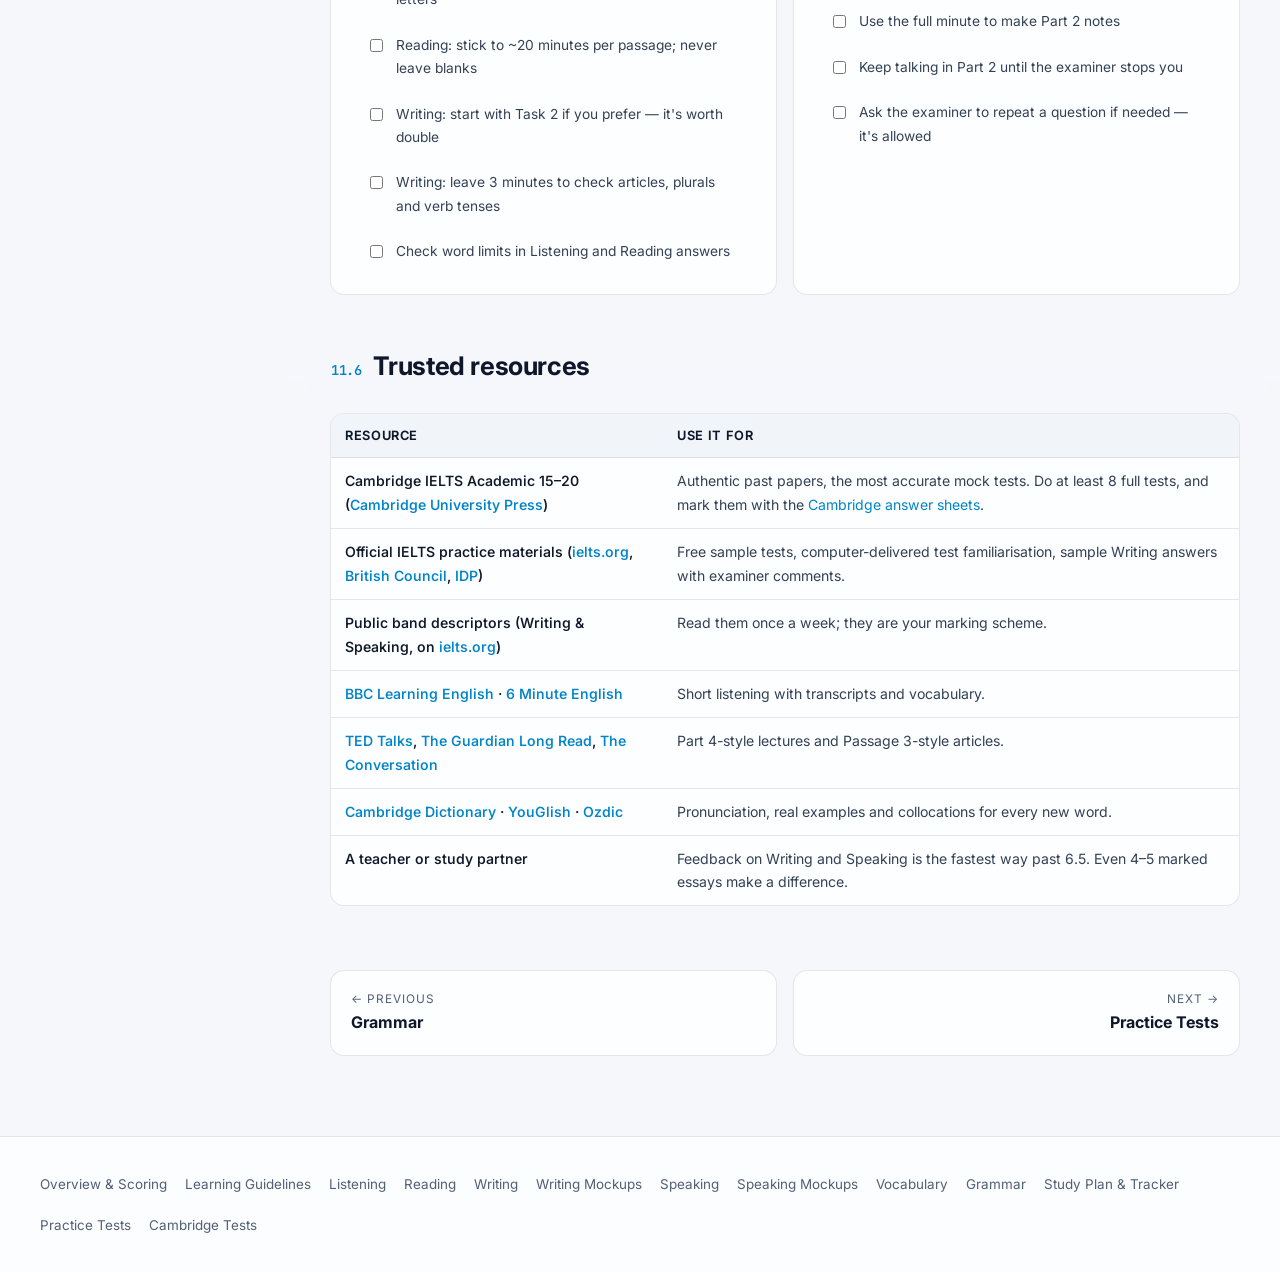
<file: ielts-academy/plan.html>
<!doctype html>
<html lang="en">
<head>
  <meta charset="utf-8">
  <meta name="viewport" content="width=device-width, initial-scale=1">
  <title>Study Plan & Test Preparation — IELTS 7.0 Academy</title>
  <meta name="description" content="A 12-week IELTS study plan to reach Band 7 with saved checklists, a daily routine, a mock-test score tracker with chart and a test-day checklist.">
  <link rel="preconnect" href="https://fonts.googleapis.com">
  <link rel="preconnect" href="https://fonts.gstatic.com" crossorigin>
  <link href="https://fonts.googleapis.com/css2?family=Inter:wght@400;500;600;700;800&family=JetBrains+Mono:wght@400;600;700&family=Source+Serif+4:ital,wght@0,400;0,600;1,400&display=swap" rel="stylesheet">
  <meta name="color-scheme" content="dark light">
  <link rel="stylesheet" href="assets/css/main.css?v=__BUILD__">
  <script>try{var t=localStorage.getItem("ielts-theme");if(t)document.documentElement.setAttribute("data-theme",t)}catch(e){}</script>
</head>
<body data-page="plan">
  <div id="site-header"></div>
  <div class="layout">
    <aside class="sidebar" id="sidebar"></aside>
    <main class="content">
      <div class="content-inner">

        <header class="page-hero" style="--accent:#f87171">
          <nav class="crumbs"><a href="index.html">Home</a><span>/</span><span>Preparation</span><span>/</span><span>Study plan</span></nav>
          <div class="eyebrow">Module 11 · Preparation</div>
          <h1>Study Plan & Test Preparation</h1>
          <p class="lead">A realistic 12-week plan from about 6.0 to 7.0, built around this site's modules plus authentic Cambridge tests. Tick tasks as you go — progress is saved in this browser.</p>
          <div class="page-meta"><span>🗓️ 12 weeks · ~10–12 hours/week</span><span>✅ Saved checklists</span><span>📈 Mock-test tracker</span></div>
        </header>

        <section class="doc-section" id="diagnose" data-title="Diagnose your gap">
          <div class="sec-head"><h2><span class="sec-num">11.1</span>Diagnose your gap</h2></div>
          <p>Enter your current (or estimated) band in each skill. The plan below works for any starting point between 5.5 and 6.5, but your <strong>priorities</strong> depend on your profile.</p>
          <div class="glass card">
            <div class="calc" id="dg"></div>
            <div id="dg-out" class="mt"></div>
          </div>
          <div class="table-wrap">
            <table class="t compact">
              <thead><tr><th>Starting overall</th><th>Typical time to 7.0*</th><th>Focus</th></tr></thead>
              <tbody>
                <tr><td>6.5</td><td>6–8 weeks</td><td>Accuracy, exam technique, Writing development</td></tr>
                <tr><td>6.0</td><td>10–14 weeks</td><td>Grammar control, vocabulary range, full plan below</td></tr>
                <tr><td>5.5</td><td>4–6 months</td><td>General English first (grammar, listening volume), then this plan</td></tr>
              </tbody>
            </table>
          </div>
          <p class="small muted">*With 10–12 hours of focused study per week. Every learner is different; use mock tests to check.</p>
        </section>

        <section class="doc-section" id="roadmap" data-title="12-week roadmap">
          <div class="sec-head"><h2><span class="sec-num">11.2</span>12-week roadmap</h2></div>
          <div class="row"><span class="badge gold" id="rm-total"></span><span class="spacer"></span><button class="btn sm ghost danger" id="rm-reset" type="button">Reset checklist</button></div>
          <div id="roadmap-host"></div>
        </section>

        <section class="doc-section" id="daily" data-title="Daily & weekly routine">
          <div class="sec-head"><h2><span class="sec-num">11.3</span>Daily & weekly routine</h2></div>
          <h3>Weekdays · 90 minutes</h3>
          <div class="daily">
            <div class="slot glass" style="--accent:var(--blue)"><small>20 MIN</small><b>Listening</b><span class="small muted">Dictation trainer (5 min) + one test section or podcast with transcript.</span></div>
            <div class="slot glass" style="--accent:var(--green)"><small>20 MIN</small><b>Reading</b><span class="small muted">One timed passage, then justify every answer.</span></div>
            <div class="slot glass" style="--accent:var(--gold)"><small>30 MIN</small><b>Writing or Speaking</b><span class="small muted">Alternate days: one Task 1/2 or one essay plan + paragraph; or Part 2 + Part 3 recorded.</span></div>
            <div class="slot glass" style="--accent:var(--pink)"><small>20 MIN</small><b>Vocabulary & grammar</b><span class="small muted">Flashcard review (due cards) + one grammar section or quiz.</span></div>
          </div>
          <h3>Weekend</h3>
          <div class="daily">
            <div class="slot glass" style="--accent:var(--red)"><small>SATURDAY · 3 H</small><b>Mock test + review</b><span class="small muted">Listening, Reading, Writing back-to-back under exam conditions. Review mistakes the same day.</span></div>
            <div class="slot glass" style="--accent:var(--purple)"><small>SUNDAY · 1 H</small><b>Speaking & planning</b><span class="small muted">Full speaking test recorded; log scores in the tracker; plan next week's focus.</span></div>
          </div>
        </section>

        <section class="doc-section" id="tracker" data-title="Mock test tracker">
          <div class="sec-head"><h2><span class="sec-num">11.4</span>Mock test tracker</h2></div>
          <p>Log every full or partial mock test. Enter Listening and Reading as <strong>raw scores out of 40</strong> (converted automatically) and Writing/Speaking as bands (your estimate or a teacher's). Leave a skill empty if you didn't test it.</p>
          <div class="glass card">
            <form class="tracker-form" id="tr-form">
              <label>Date<input class="inp" type="date" name="date" required></label>
              <label>Listening /40<input class="inp" type="number" name="l" min="0" max="40" placeholder="30"></label>
              <label>Reading /40<input class="inp" type="number" name="r" min="0" max="40" placeholder="30"></label>
              <label>Writing<select class="inp" name="w"><option value="">—</option></select></label>
              <label>Speaking<select class="inp" name="s"><option value="">—</option></select></label>
              <button class="btn primary" type="submit">+ Add</button>
            </form>
            <div class="trend mt" id="tr-chart"></div>
            <div class="table-wrap"><table class="t compact" id="tr-table"><thead><tr><th>Date</th><th class="num">L</th><th class="num">R</th><th class="num">W</th><th class="num">S</th><th class="num">Overall</th><th></th></tr></thead><tbody></tbody></table></div>
            <h4>Practice results from this site</h4>
            <div id="tr-site" class="small"></div>
          </div>
        </section>

        <section class="doc-section" id="test-day" data-title="Test-day checklist">
          <div class="sec-head"><h2><span class="sec-num">11.5</span>Test-day checklist</h2></div>
          <div class="grid grid-2">
            <div class="glass card"><h4 style="margin-top:0">The week before</h4><div class="checklist" data-list="before"></div></div>
            <div class="glass card"><h4 style="margin-top:0">On the day</h4><div class="checklist" data-list="day"></div></div>
            <div class="glass card"><h4 style="margin-top:0">During Listening, Reading & Writing</h4><div class="checklist" data-list="during"></div></div>
            <div class="glass card"><h4 style="margin-top:0">During Speaking</h4><div class="checklist" data-list="speaking"></div></div>
          </div>
        </section>

        <section class="doc-section" id="resources" data-title="Trusted resources">
          <div class="sec-head"><h2><span class="sec-num">11.6</span>Trusted resources</h2></div>
          <div class="table-wrap">
            <table class="t">
              <thead><tr><th>Resource</th><th>Use it for</th></tr></thead>
              <tbody>
                <tr><td>Cambridge IELTS Academic 15–20 (<a href="https://www.cambridge.org/" target="_blank" rel="noopener">Cambridge University Press</a>)</td><td>Authentic past papers, the most accurate mock tests. Do at least 8 full tests, and mark them with the <a href="cambridge.html">Cambridge answer sheets</a>.</td></tr>
                <tr><td>Official IELTS practice materials (<a href="https://ielts.org/" target="_blank" rel="noopener">ielts.org</a>, <a href="https://takeielts.britishcouncil.org/take-ielts/prepare" target="_blank" rel="noopener">British Council</a>, <a href="https://ielts.idp.com/prepare" target="_blank" rel="noopener">IDP</a>)</td><td>Free sample tests, computer-delivered test familiarisation, sample Writing answers with examiner comments.</td></tr>
                <tr><td>Public band descriptors (Writing &amp; Speaking, on <a href="https://ielts.org/" target="_blank" rel="noopener">ielts.org</a>)</td><td>Read them once a week; they are your marking scheme.</td></tr>
                <tr><td><a href="https://www.bbc.co.uk/learningenglish" target="_blank" rel="noopener">BBC Learning English</a> · <a href="https://www.bbc.co.uk/learningenglish/english/features/6-minute-english" target="_blank" rel="noopener">6 Minute English</a></td><td>Short listening with transcripts and vocabulary.</td></tr>
                <tr><td><a href="https://www.ted.com/talks" target="_blank" rel="noopener">TED Talks</a>, <a href="https://www.theguardian.com/news/series/the-long-read" target="_blank" rel="noopener">The Guardian Long Read</a>, <a href="https://theconversation.com/" target="_blank" rel="noopener">The Conversation</a></td><td>Part 4-style lectures and Passage 3-style articles.</td></tr>
                <tr><td><a href="https://dictionary.cambridge.org/" target="_blank" rel="noopener">Cambridge Dictionary</a> · <a href="https://youglish.com/" target="_blank" rel="noopener">YouGlish</a> · <a href="https://ozdic.com/" target="_blank" rel="noopener">Ozdic</a></td><td>Pronunciation, real examples and collocations for every new word.</td></tr>
                <tr><td>A teacher or study partner</td><td>Feedback on Writing and Speaking is the fastest way past 6.5. Even 4–5 marked essays make a difference.</td></tr>
              </tbody>
            </table>
          </div>
        </section>

        <div id="pager"></div>
      </div>
    </main>
  </div>
  <div id="site-footer"></div>

  <script src="assets/js/data/vocab.js?v=__BUILD__"></script>
  <script src="assets/js/core.js?v=__BUILD__"></script>
  <script src="assets/js/pages/plan.js?v=__BUILD__"></script>
</body>
</html>
</file>
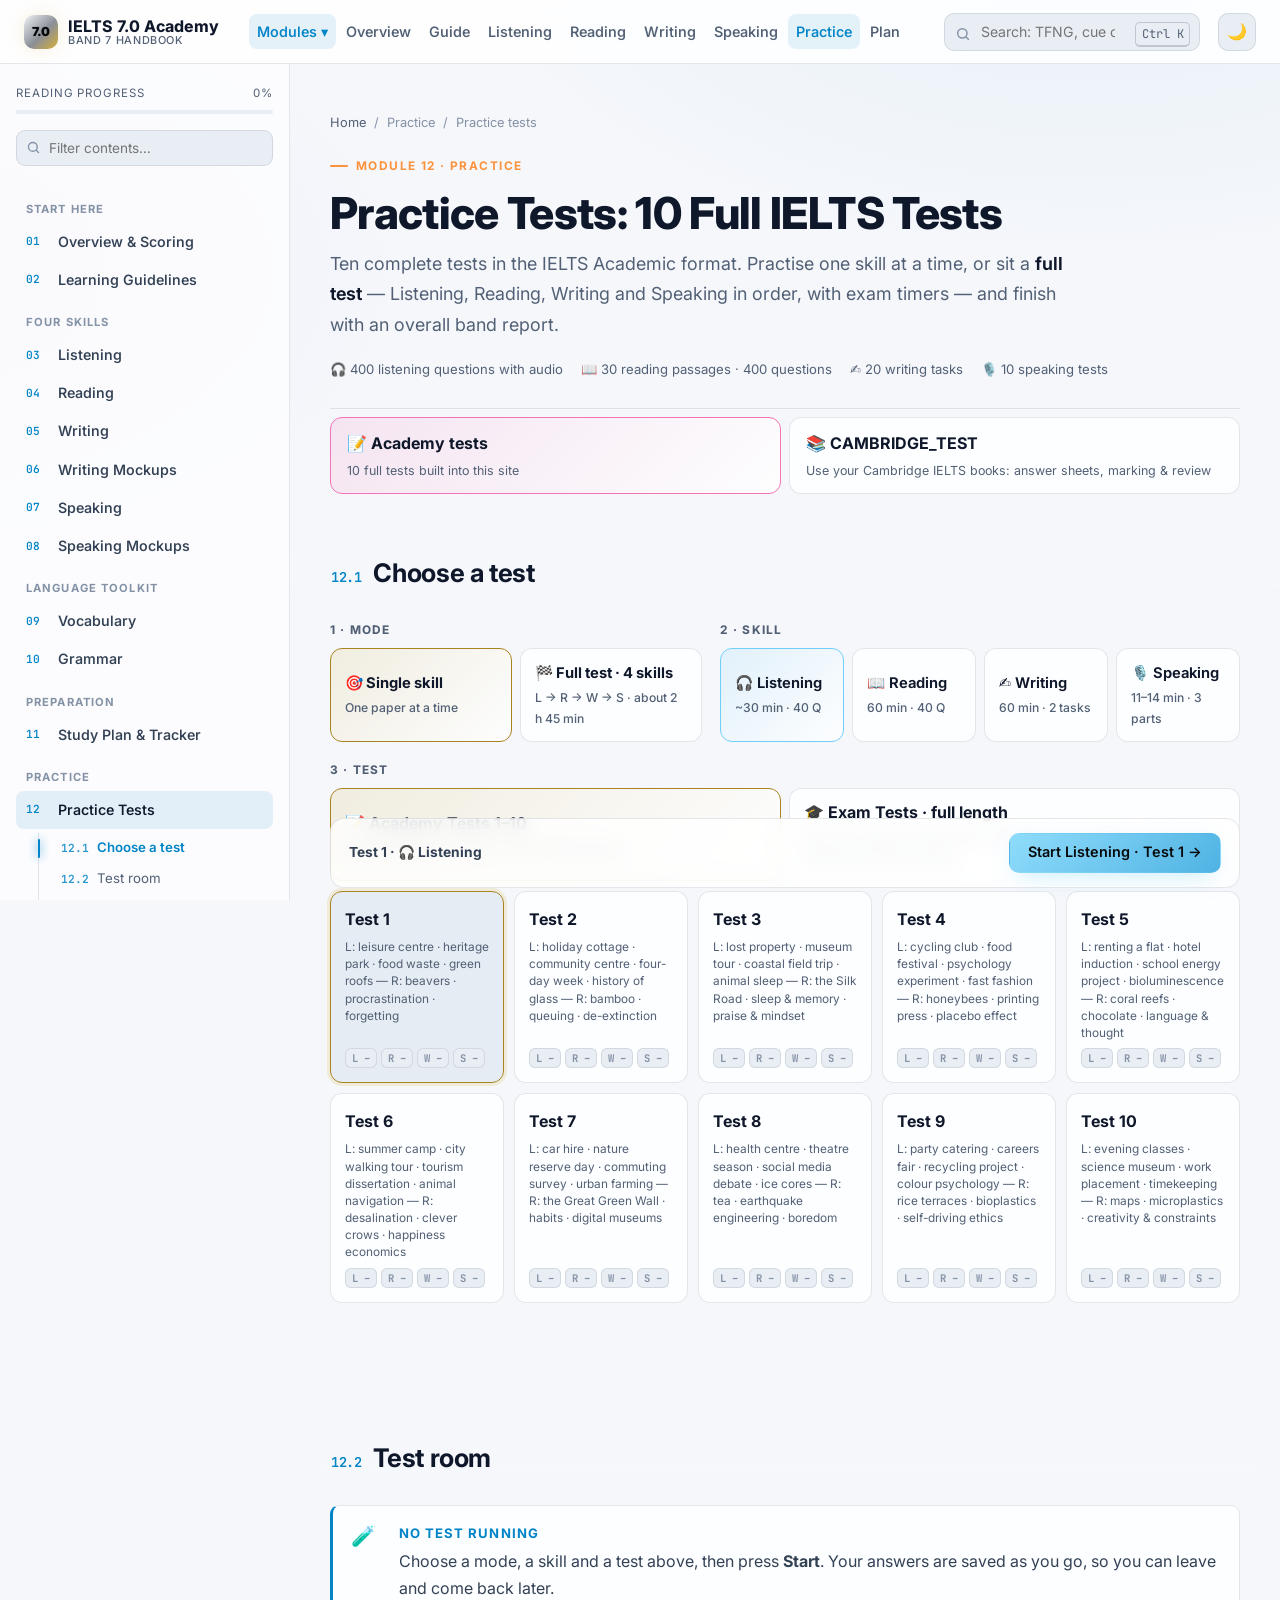
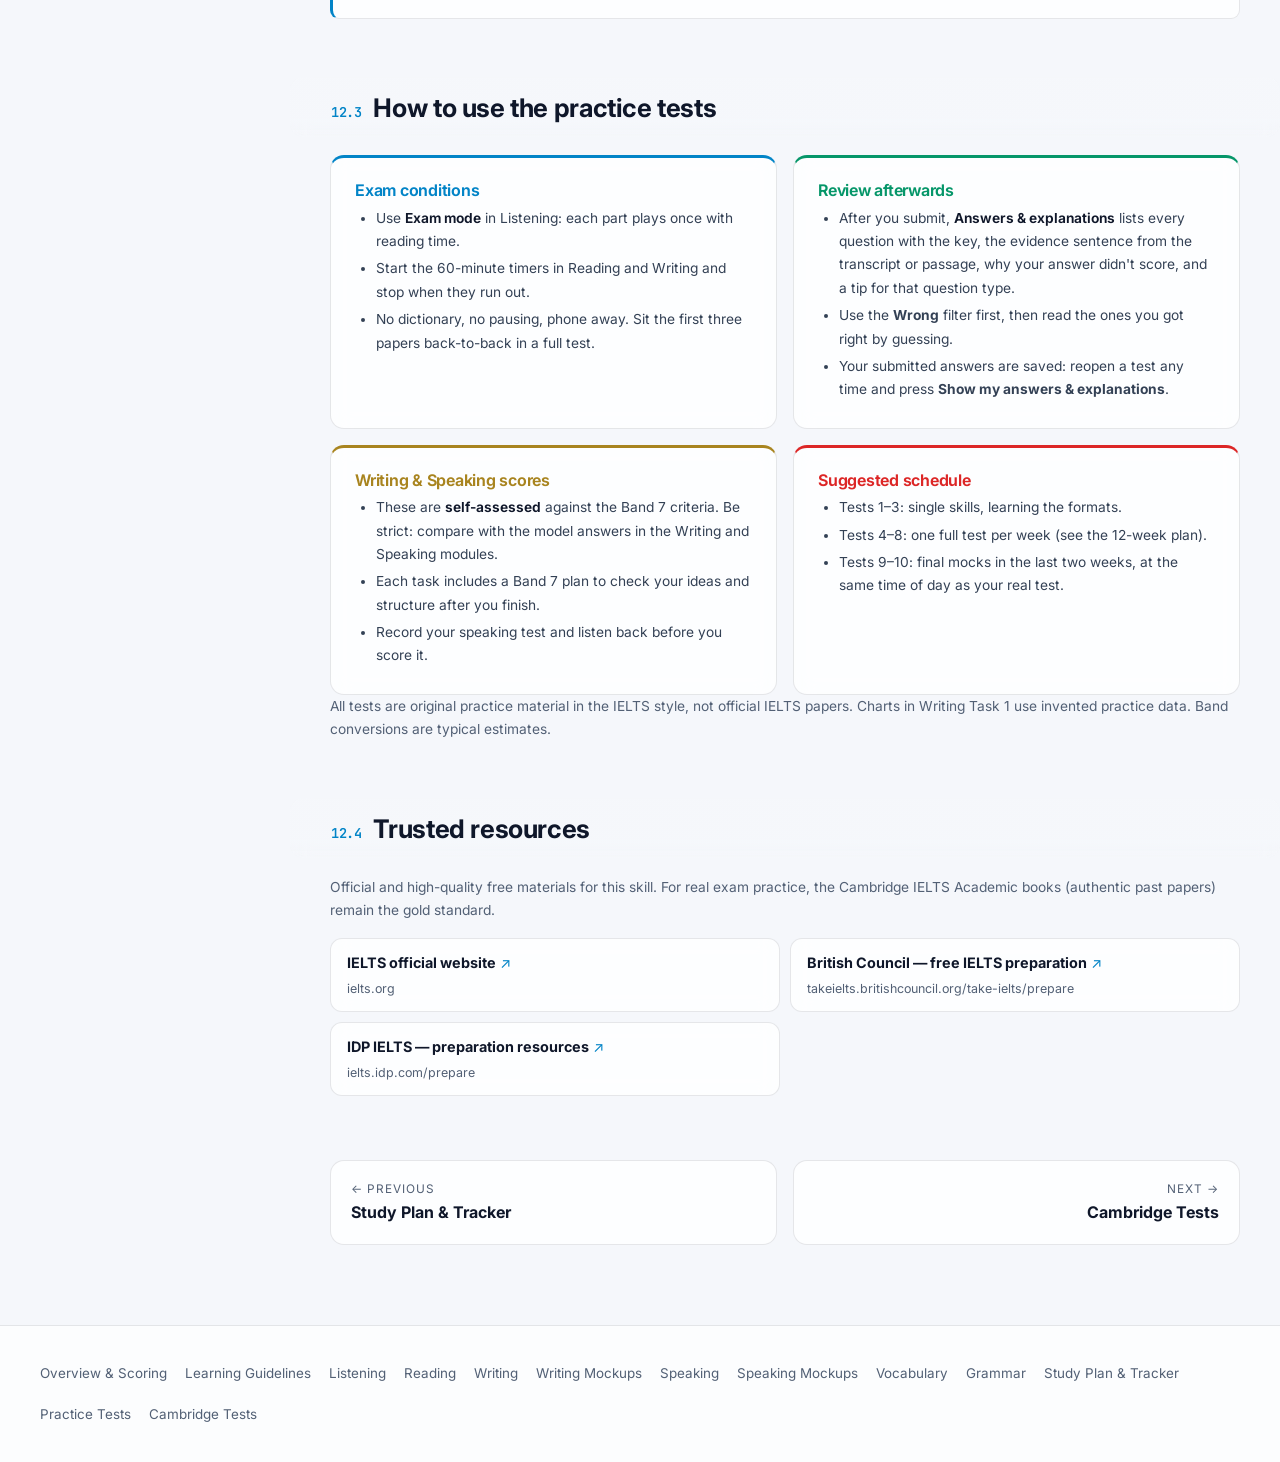
<file: ielts-academy/practice.html>
<!doctype html>
<html lang="en">
<head>
  <meta charset="utf-8">
  <meta name="viewport" content="width=device-width, initial-scale=1">
  <title>Practice Tests: 10 Full IELTS Tests — IELTS 7.0 Academy</title>
  <meta name="description" content="10 complete IELTS practice tests. Choose a skill (Listening, Reading, Writing, Speaking) and a test, or sit a full 4-skill test with timers, audio and a final band report.">
  <link rel="preconnect" href="https://fonts.googleapis.com">
  <link rel="preconnect" href="https://fonts.gstatic.com" crossorigin>
  <link href="https://fonts.googleapis.com/css2?family=Inter:wght@400;500;600;700;800&family=JetBrains+Mono:wght@400;600;700&family=Source+Serif+4:ital,wght@0,400;0,600;1,400&display=swap" rel="stylesheet">
  <meta name="color-scheme" content="dark light">
  <link rel="stylesheet" href="assets/css/main.css?v=__BUILD__">
  <script>try{var t=localStorage.getItem("ielts-theme");if(t)document.documentElement.setAttribute("data-theme",t)}catch(e){}</script>
</head>
<body data-page="practice">
  <div id="site-header"></div>
  <div class="layout">
    <aside class="sidebar" id="sidebar"></aside>
    <main class="content">
      <div class="content-inner wide">

        <header class="page-hero" style="--accent:#fb923c">
          <nav class="crumbs"><a href="index.html">Home</a><span>/</span><span>Practice</span><span>/</span><span>Practice tests</span></nav>
          <div class="eyebrow">Module 12 · Practice</div>
          <h1>Practice Tests: 10 Full IELTS Tests</h1>
          <p class="lead">Ten complete tests in the IELTS Academic format. Practise one skill at a time, or sit a <strong>full test</strong> — Listening, Reading, Writing and Speaking in order, with exam timers — and finish with an overall band report.</p>
          <div class="page-meta"><span>🎧 400 listening questions with audio</span><span>📖 30 reading passages · 400 questions</span><span>✍️ 20 writing tasks</span><span>🎙️ 10 speaking tests</span></div>
        </header>

        <div class="cat-switch" role="navigation" aria-label="Practice category">
          <a href="practice.html" class="sel" aria-current="page"><b>📝 Academy tests</b><small>10 full tests built into this site</small></a>
          <a href="cambridge.html"><b>📚 CAMBRIDGE_TEST</b><small>Use your Cambridge IELTS books: answer sheets, marking &amp; review</small></a>
        </div>

        <section class="doc-section" id="choose" data-title="Choose a test">
          <div class="sec-head"><h2><span class="sec-num">12.1</span>Choose a test</h2></div>
          <div class="pick-steps">
            <div>
              <div class="pick-label">1 · Mode</div>
              <div class="mode-pick" id="mode-pick">
                <button type="button" data-mode="skill"><b>🎯 Single skill</b><small>One paper at a time</small></button>
                <button type="button" data-mode="full"><b>🏁 Full test · 4 skills</b><small>L → R → W → S · about 2 h 45 min</small></button>
              </div>
            </div>
            <div id="skill-step">
              <div class="pick-label">2 · Skill</div>
              <div class="skill-pick" id="skill-pick">
                <button type="button" data-skill="listening" style="--accent:#70cff8">🎧 Listening<small>~30 min · 40 Q</small></button>
                <button type="button" data-skill="reading" style="--accent:#34d399">📖 Reading<small>60 min · 40 Q</small></button>
                <button type="button" data-skill="writing" style="--accent:#d4af37">✍️ Writing<small>60 min · 2 tasks</small></button>
                <button type="button" data-skill="speaking" style="--accent:#a78bfa">🎙️ Speaking<small>11–14 min · 3 parts</small></button>
              </div>
            </div>
          </div>
          <div class="pick-label" id="test-label">3 · Test</div>
          <div class="series-pick" id="series-pick" role="group" aria-label="Test series">
            <button type="button" data-series="academy"><b>📝 Academy Tests 1–10</b><small>Shorter passages · great for learning the formats</small></button>
            <button type="button" data-series="exam"><b>🎓 Exam Tests · full length</b><small>Real exam length and difficulty: 700–900-word passages, ~30-minute listening with exam pauses</small></button>
          </div>
          <div class="test-grid" id="test-grid"></div>
          <div class="start-bar glass">
            <div id="start-summary" class="small"></div>
            <span class="spacer"></span>
            <button class="btn primary" id="start-btn" type="button">Start →</button>
          </div>
        </section>

        <section class="doc-section" id="runner" data-title="Test room">
          <div class="sec-head"><h2><span class="sec-num">12.2</span>Test room</h2></div>
          <div id="runner-empty" class="callout note"><div class="ci">🧪</div><div><span class="ct">No test running</span><p>Choose a mode, a skill and a test above, then press <b>Start</b>. Your answers are saved as you go, so you can leave and come back later.</p></div></div>
          <div id="runner-wrap" hidden>
            <div class="runner-head glass">
              <div><div class="eyebrow" id="rh-eyebrow"></div><h3 id="rh-title" style="margin:0"></h3></div>
              <span class="spacer"></span>
              <button class="btn sm ghost" id="rh-exit" type="button">✕ Exit test</button>
            </div>
            <div class="stepper" id="stepper" hidden></div>
            <div id="runner-body"></div>
            <div class="runner-foot" id="runner-foot"></div>
          </div>
        </section>

        <section class="doc-section" id="how" data-title="How to use the practice tests">
          <div class="sec-head"><h2><span class="sec-num">12.3</span>How to use the practice tests</h2></div>
          <div class="grid grid-2">
            <div class="glass card accent" style="--accent:var(--blue)"><h4>Exam conditions</h4><ul class="small"><li>Use <strong>Exam mode</strong> in Listening: each part plays once with reading time.</li><li>Start the 60-minute timers in Reading and Writing and stop when they run out.</li><li>No dictionary, no pausing, phone away. Sit the first three papers back-to-back in a full test.</li></ul></div>
            <div class="glass card accent" style="--accent:var(--green)"><h4>Review afterwards</h4><ul class="small"><li>After you submit, <strong>Answers &amp; explanations</strong> lists every question with the key, the evidence sentence from the transcript or passage, why your answer didn't score, and a tip for that question type.</li><li>Use the <b>Wrong</b> filter first, then read the ones you got right by guessing.</li><li>Your submitted answers are saved: reopen a test any time and press <b>Show my answers &amp; explanations</b>.</li></ul></div>
            <div class="glass card accent" style="--accent:var(--gold)"><h4>Writing & Speaking scores</h4><ul class="small"><li>These are <strong>self-assessed</strong> against the Band 7 criteria. Be strict: compare with the model answers in the Writing and Speaking modules.</li><li>Each task includes a Band 7 plan to check your ideas and structure after you finish.</li><li>Record your speaking test and listen back before you score it.</li></ul></div>
            <div class="glass card accent" style="--accent:var(--red)"><h4>Suggested schedule</h4><ul class="small"><li>Tests 1–3: single skills, learning the formats.</li><li>Tests 4–8: one full test per week (see the 12-week plan).</li><li>Tests 9–10: final mocks in the last two weeks, at the same time of day as your real test.</li></ul></div>
          </div>
          <p class="small muted">All tests are original practice material in the IELTS style, not official IELTS papers. Charts in Writing Task 1 use invented practice data. Band conversions are typical estimates.</p>
        </section>

        <div id="pager"></div>
      </div>
    </main>
  </div>
  <div id="site-footer"></div>

  <script src="assets/js/data/vocab.js?v=__BUILD__"></script>
  <script src="assets/js/core.js?v=__BUILD__"></script>
  <script src="assets/js/quiz.js?v=__BUILD__"></script>
  <script src="assets/js/review.js?v=__BUILD__"></script>
  <script src="assets/js/runners.js?v=__BUILD__"></script>
  <script src="assets/js/rooms.js?v=__BUILD__"></script>
  <script src="assets/js/data/tests/index.js?v=__BUILD__"></script>
  <script src="assets/js/pages/practice.js?v=__BUILD__"></script>
</body>
</html>
</file>
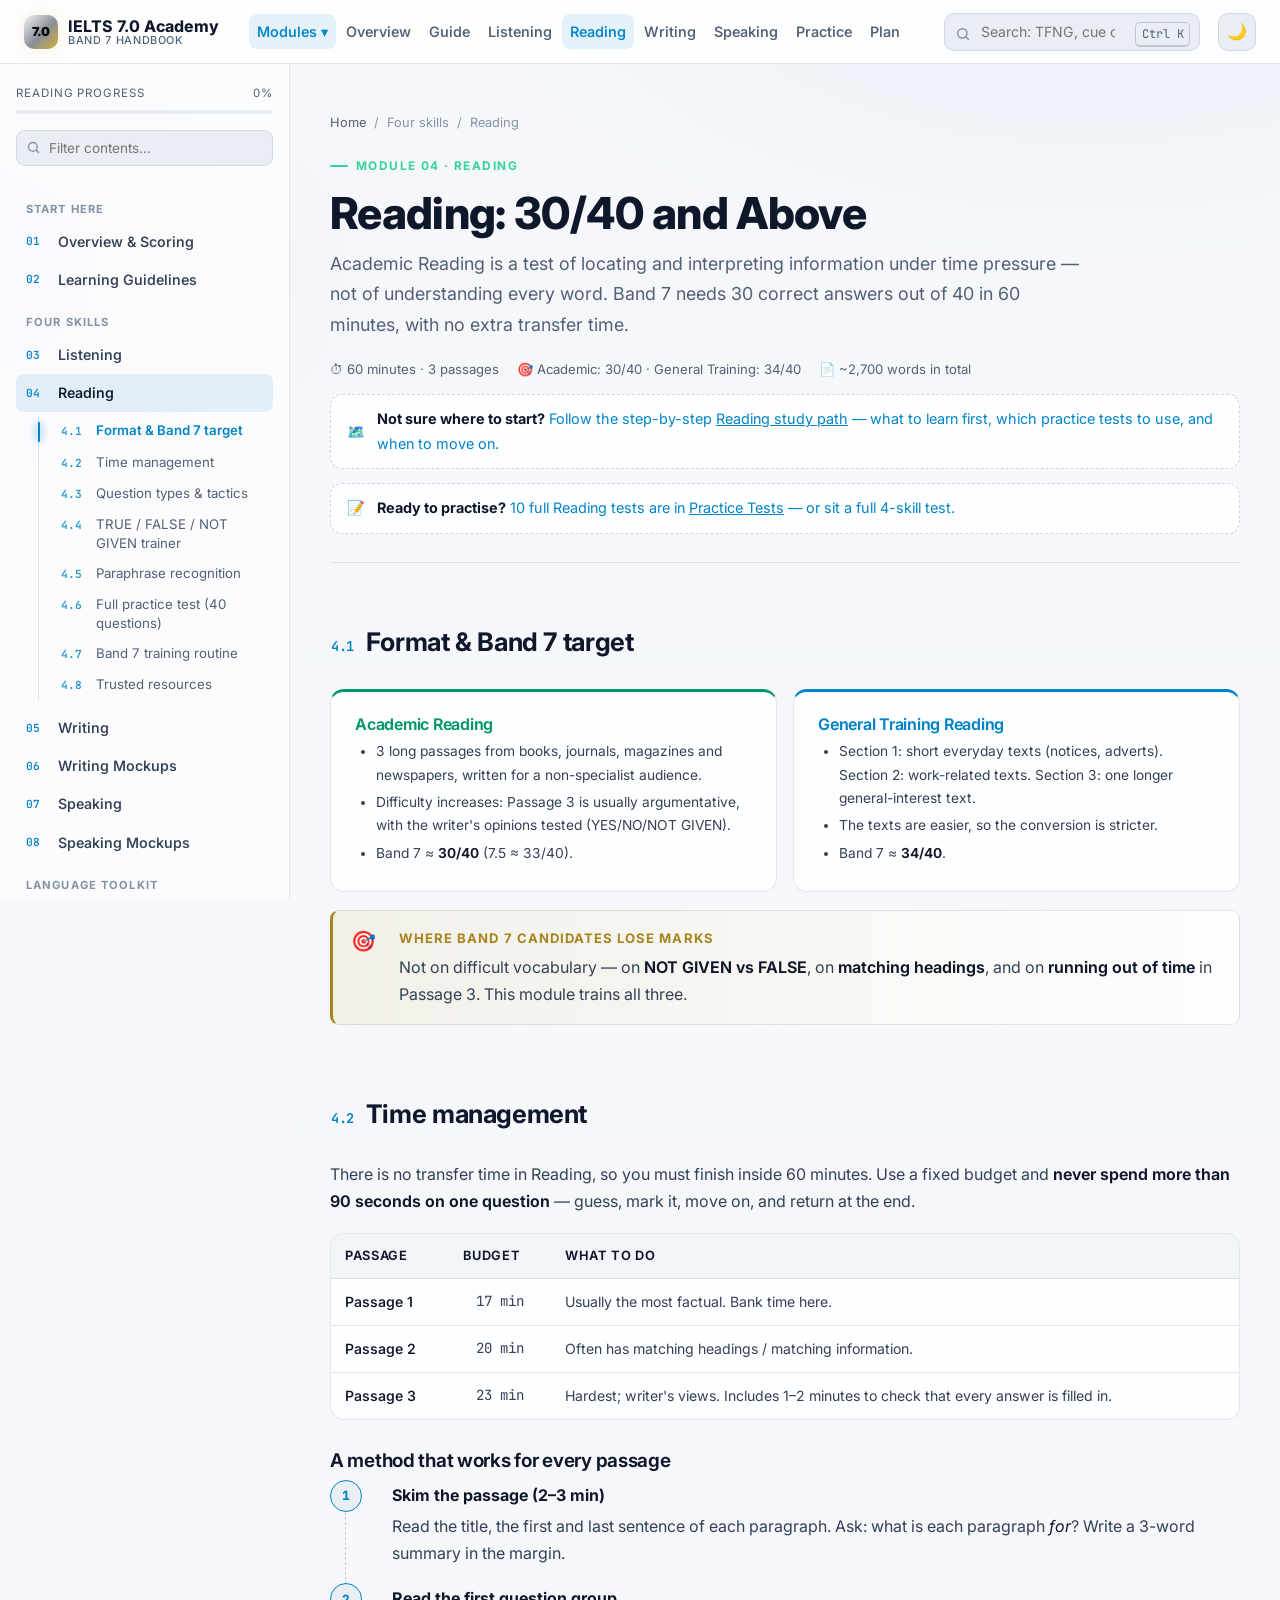
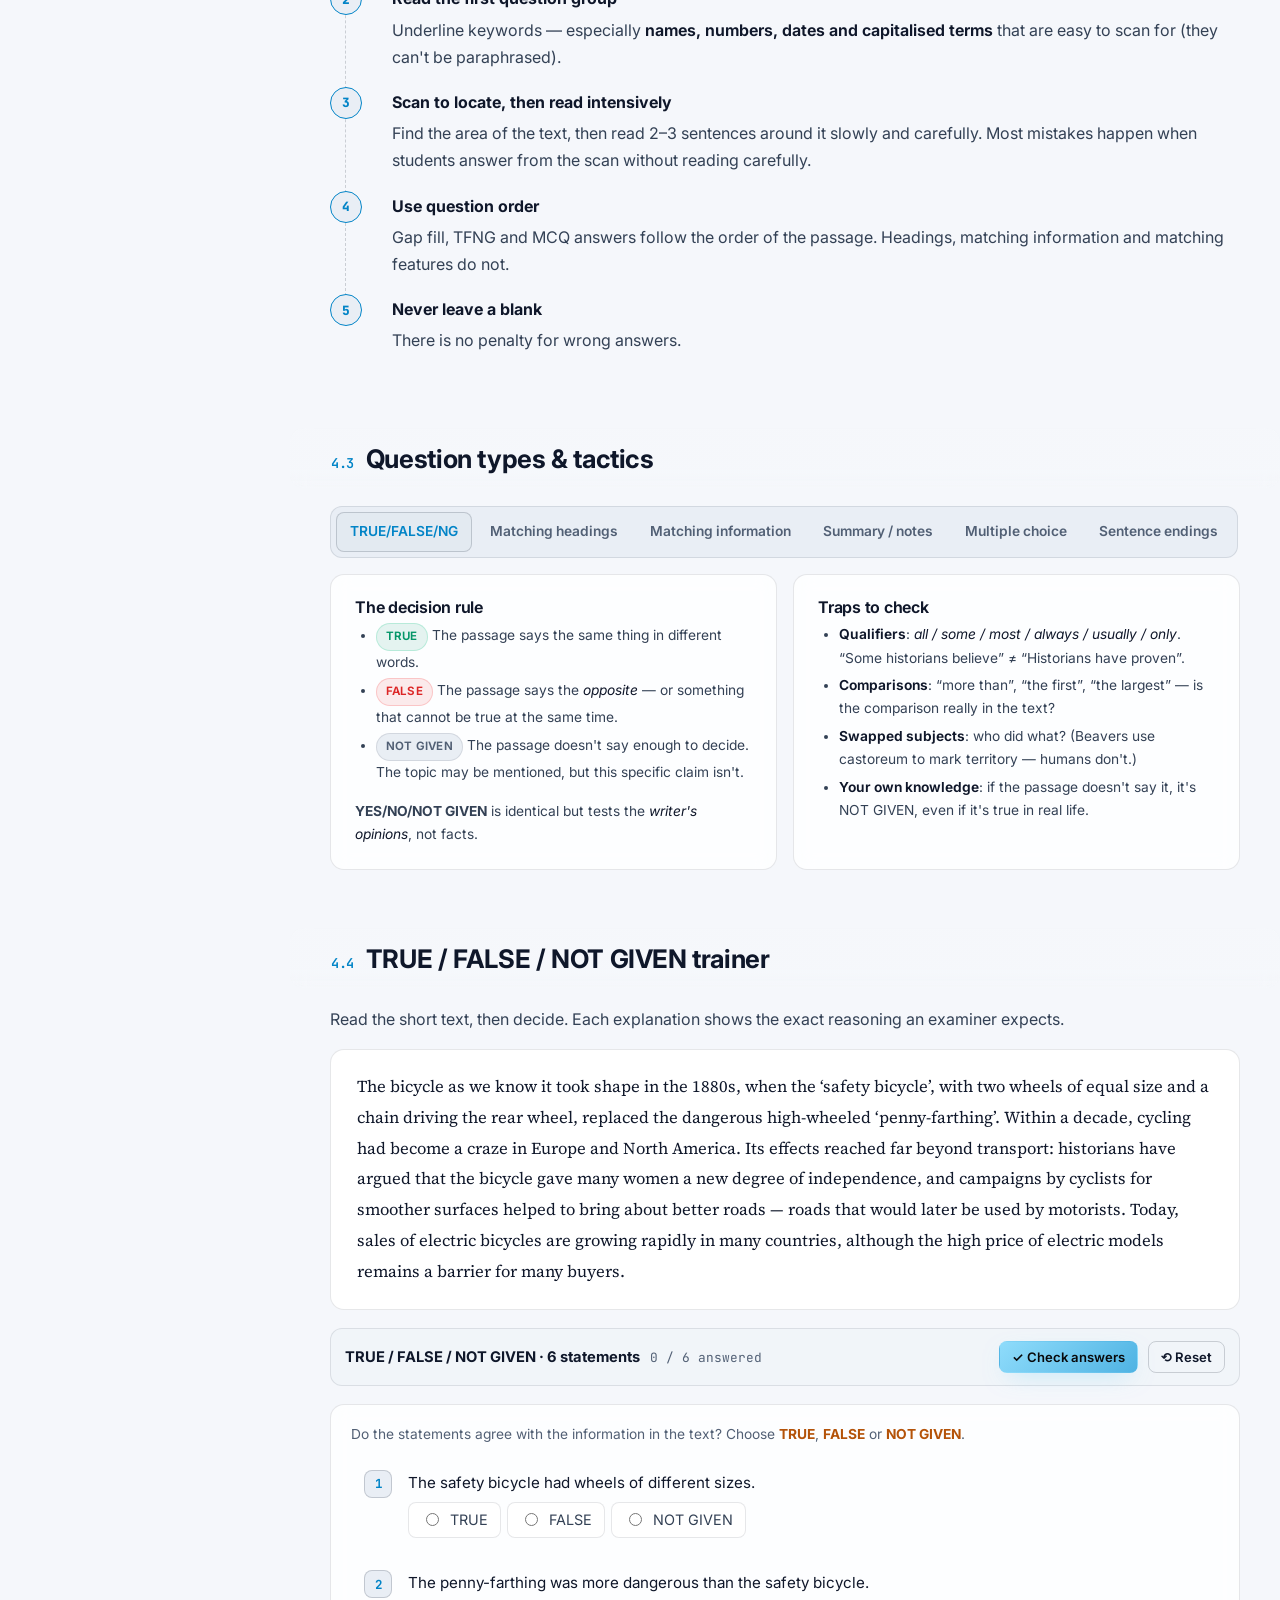
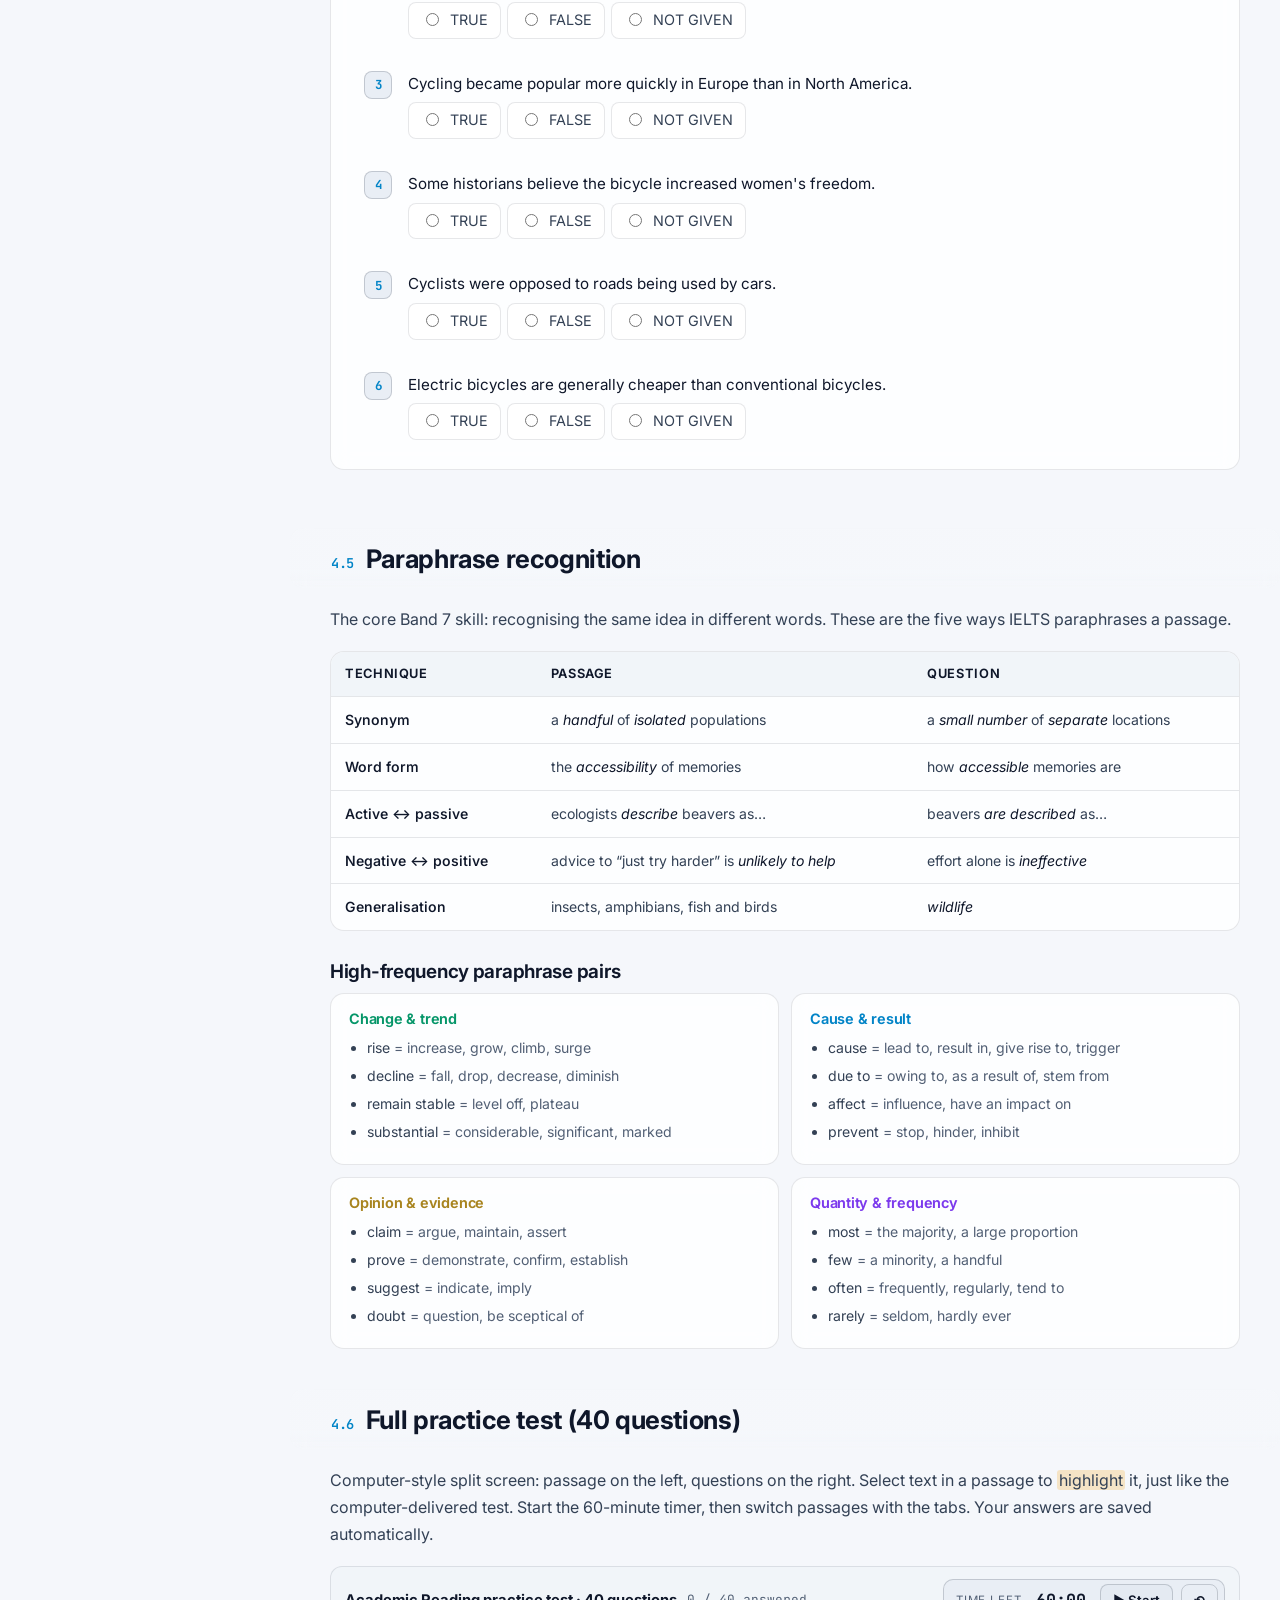
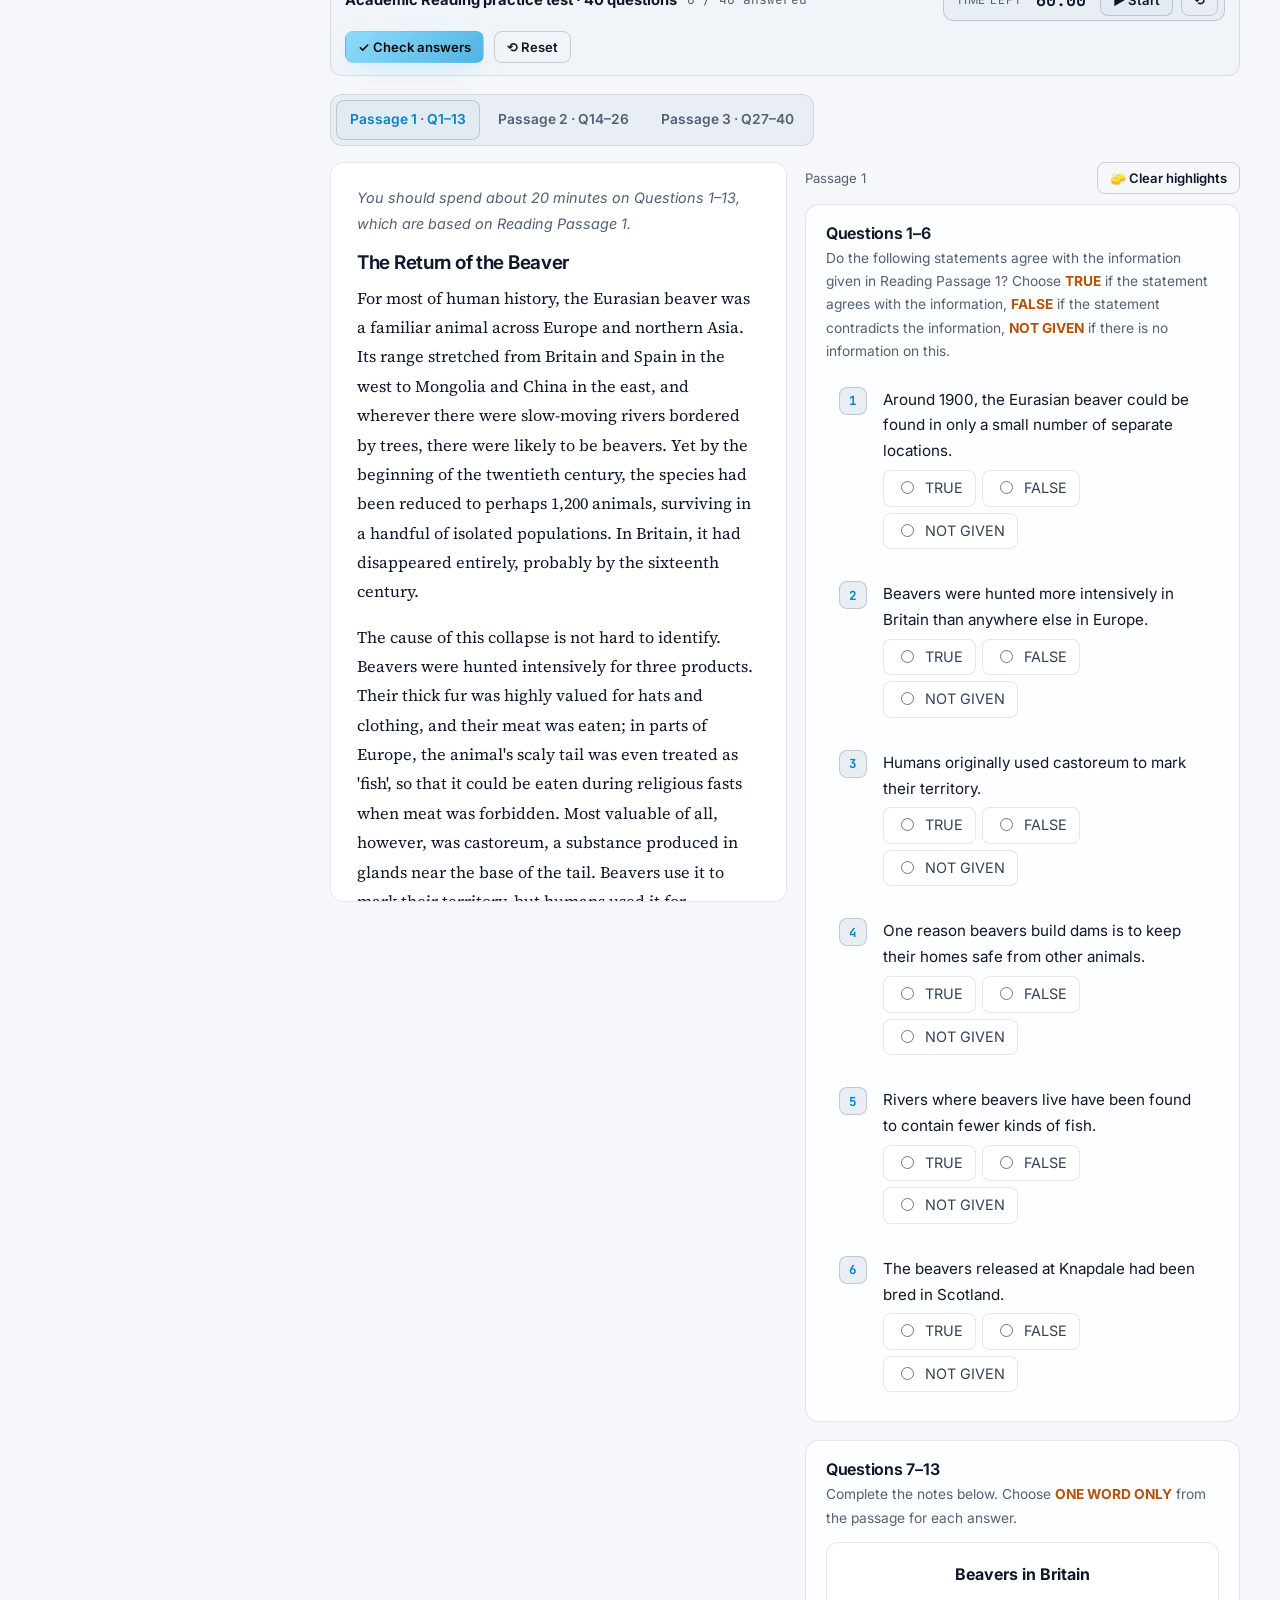
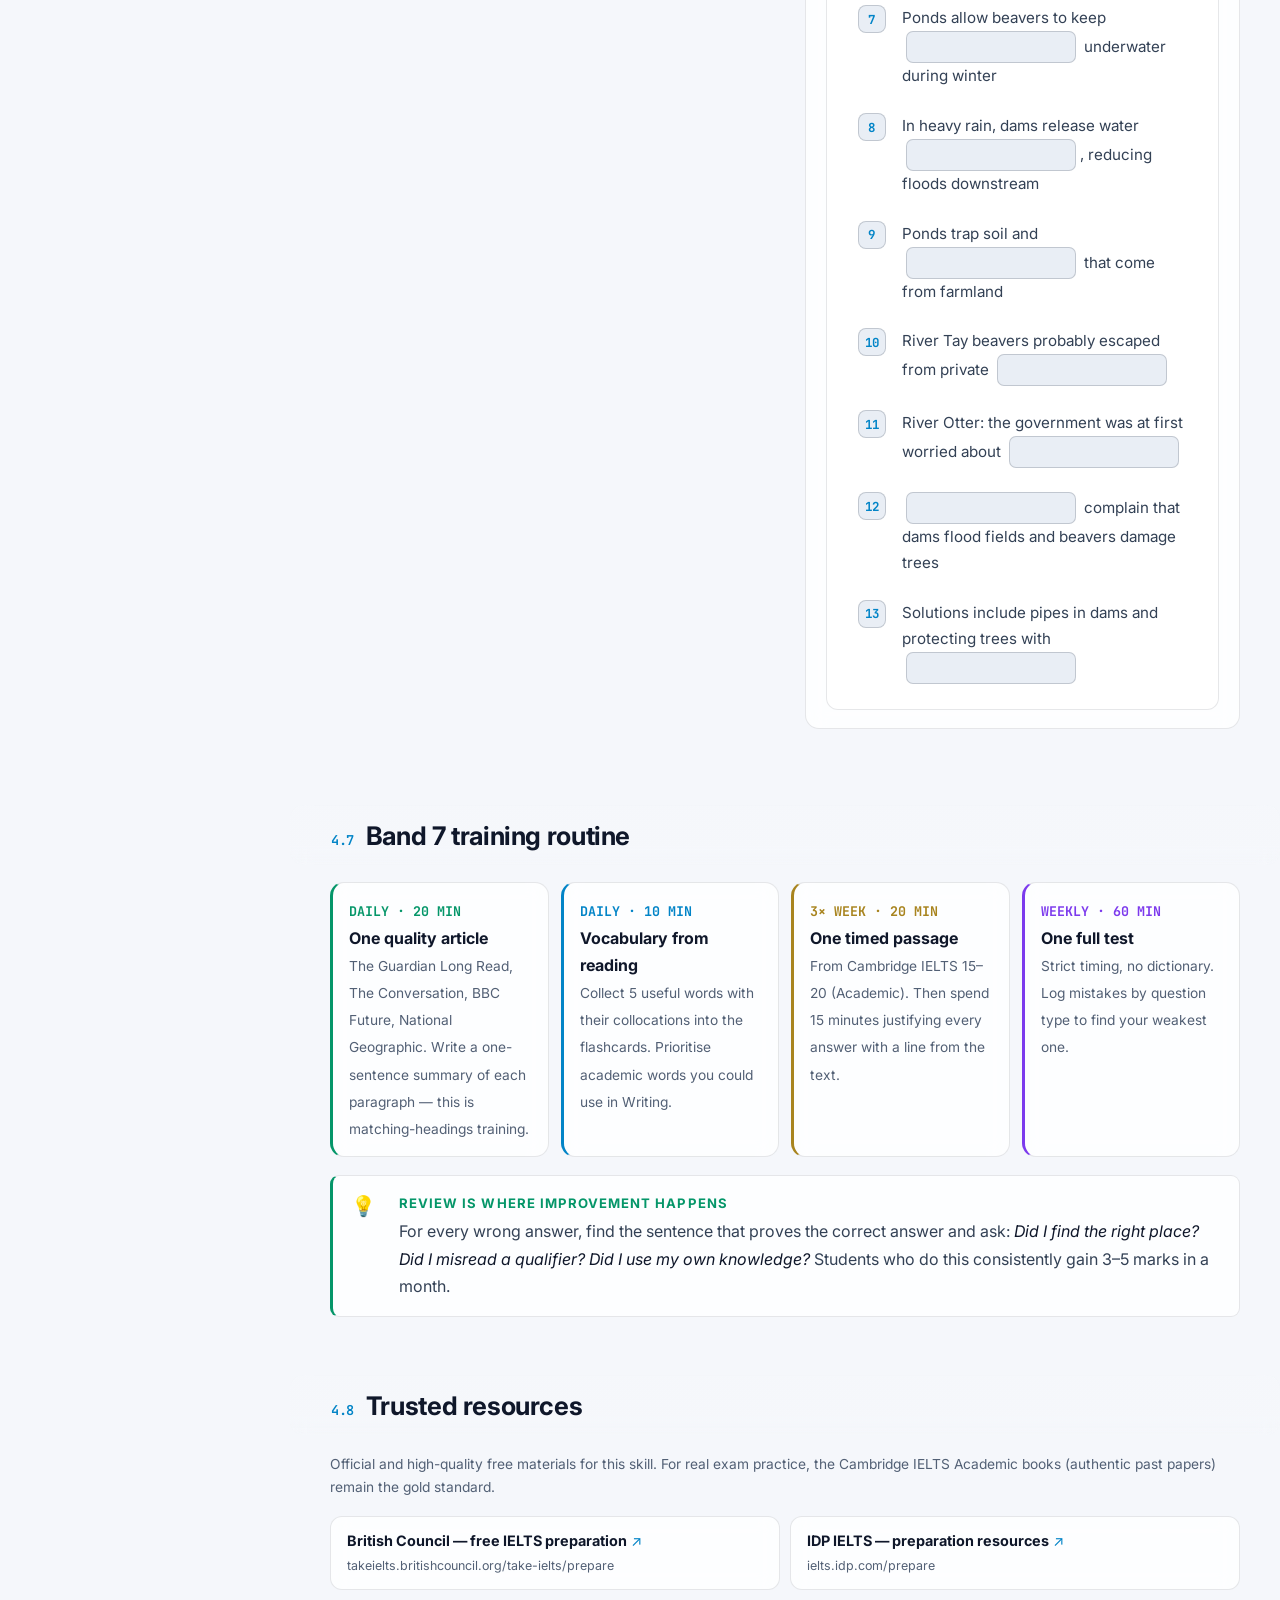
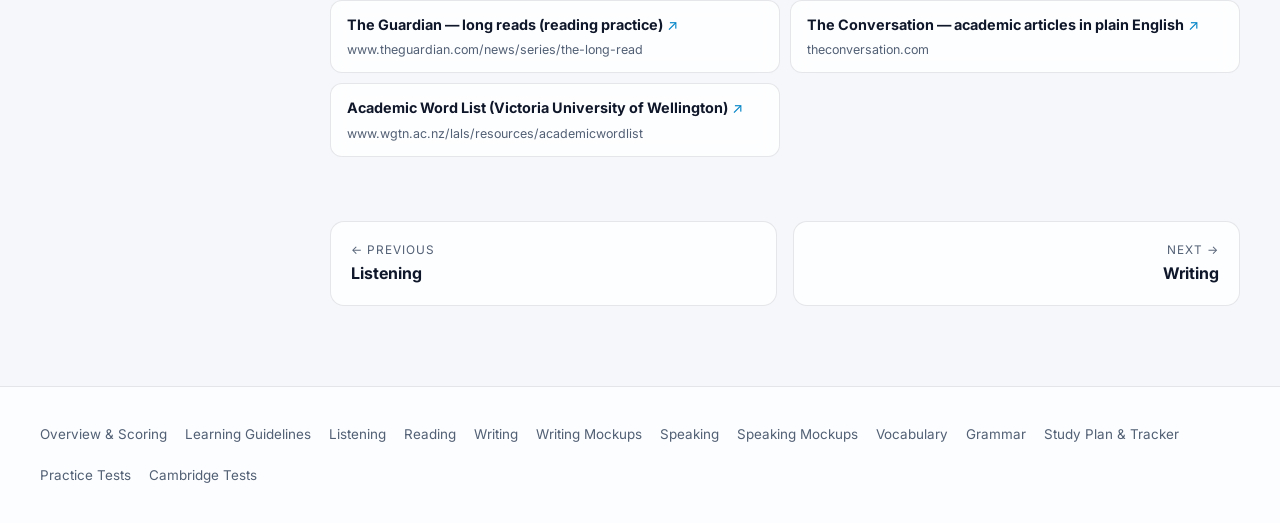
<file: ielts-academy/reading.html>
<!doctype html>
<html lang="en">
<head>
  <meta charset="utf-8">
  <meta name="viewport" content="width=device-width, initial-scale=1">
  <title>Reading: 30/40 and Above — IELTS 7.0 Academy</title>
  <meta name="description" content="IELTS Academic Reading for Band 7: time management, every question type, a TRUE/FALSE/NOT GIVEN trainer, paraphrase recognition and a full timed 40-question test.">
  <link rel="preconnect" href="https://fonts.googleapis.com">
  <link rel="preconnect" href="https://fonts.gstatic.com" crossorigin>
  <link href="https://fonts.googleapis.com/css2?family=Inter:wght@400;500;600;700;800&family=JetBrains+Mono:wght@400;600;700&family=Source+Serif+4:ital,wght@0,400;0,600;1,400&display=swap" rel="stylesheet">
  <meta name="color-scheme" content="dark light">
  <link rel="stylesheet" href="assets/css/main.css?v=__BUILD__">
  <script>try{var t=localStorage.getItem("ielts-theme");if(t)document.documentElement.setAttribute("data-theme",t)}catch(e){}</script>
</head>
<body data-page="reading">
  <div id="site-header"></div>
  <div class="layout">
    <aside class="sidebar" id="sidebar"></aside>
    <main class="content">
      <div class="content-inner wide">

        <header class="page-hero" style="--accent:#34d399">
          <nav class="crumbs"><a href="index.html">Home</a><span>/</span><span>Four skills</span><span>/</span><span>Reading</span></nav>
          <div class="eyebrow">Module 04 · Reading</div>
          <h1>Reading: 30/40 and Above</h1>
          <p class="lead">Academic Reading is a test of locating and interpreting information under time pressure — not of understanding every word. Band 7 needs 30 correct answers out of 40 in 60 minutes, with no extra transfer time.</p>
          <div class="page-meta"><span>⏱ 60 minutes · 3 passages</span><span>🎯 Academic: 30/40 · General Training: 34/40</span><span>📄 ~2,700 words in total</span></div>
          <a class="guide-link" href="guide.html#reading"><span>🗺️</span><span><b>Not sure where to start?</b> Follow the step-by-step <u>Reading study path</u> — what to learn first, which practice tests to use, and when to move on.</span></a>
          <a class="guide-link" href="practice.html#choose"><span>📝</span><span><b>Ready to practise?</b> 10 full Reading tests are in <u>Practice Tests</u> — or sit a full 4-skill test.</span></a>
        </header>

        <section class="doc-section" id="format" data-title="Format & Band 7 target">
          <div class="sec-head"><h2><span class="sec-num">4.1</span>Format & Band 7 target</h2></div>
          <div class="grid grid-2">
            <div class="glass card accent" style="--accent:var(--green)"><h4>Academic Reading</h4>
              <ul class="small">
                <li>3 long passages from books, journals, magazines and newspapers, written for a non-specialist audience.</li>
                <li>Difficulty increases: Passage 3 is usually argumentative, with the writer's opinions tested (YES/NO/NOT GIVEN).</li>
                <li>Band 7 ≈ <strong>30/40</strong> (7.5 ≈ 33/40).</li>
              </ul>
            </div>
            <div class="glass card accent" style="--accent:var(--blue)"><h4>General Training Reading</h4>
              <ul class="small">
                <li>Section 1: short everyday texts (notices, adverts). Section 2: work-related texts. Section 3: one longer general-interest text.</li>
                <li>The texts are easier, so the conversion is stricter.</li>
                <li>Band 7 ≈ <strong>34/40</strong>.</li>
              </ul>
            </div>
          </div>
          <div class="callout target">
            <div class="ci">🎯</div>
            <div><span class="ct">Where Band 7 candidates lose marks</span>
              <p>Not on difficult vocabulary — on <strong>NOT GIVEN vs FALSE</strong>, on <strong>matching headings</strong>, and on <strong>running out of time</strong> in Passage 3. This module trains all three.</p>
            </div>
          </div>
        </section>

        <section class="doc-section" id="time" data-title="Time management">
          <div class="sec-head"><h2><span class="sec-num">4.2</span>Time management</h2></div>
          <p>There is no transfer time in Reading, so you must finish inside 60 minutes. Use a fixed budget and <strong>never spend more than 90 seconds on one question</strong> — guess, mark it, move on, and return at the end.</p>
          <div class="table-wrap">
            <table class="t">
              <thead><tr><th>Passage</th><th>Budget</th><th>What to do</th></tr></thead>
              <tbody>
                <tr><td>Passage 1</td><td class="num">17 min</td><td>Usually the most factual. Bank time here.</td></tr>
                <tr><td>Passage 2</td><td class="num">20 min</td><td>Often has matching headings / matching information.</td></tr>
                <tr><td>Passage 3</td><td class="num">23 min</td><td>Hardest; writer's views. Includes 1–2 minutes to check that every answer is filled in.</td></tr>
              </tbody>
            </table>
          </div>
          <h3>A method that works for every passage</h3>
          <ol class="steps-list">
            <li><b>Skim the passage (2–3 min)</b>Read the title, the first and last sentence of each paragraph. Ask: what is each paragraph <em>for</em>? Write a 3-word summary in the margin.</li>
            <li><b>Read the first question group</b>Underline keywords — especially <strong>names, numbers, dates and capitalised terms</strong> that are easy to scan for (they can't be paraphrased).</li>
            <li><b>Scan to locate, then read intensively</b>Find the area of the text, then read 2–3 sentences around it slowly and carefully. Most mistakes happen when students answer from the scan without reading carefully.</li>
            <li><b>Use question order</b>Gap fill, TFNG and MCQ answers follow the order of the passage. Headings, matching information and matching features do not.</li>
            <li><b>Never leave a blank</b>There is no penalty for wrong answers.</li>
          </ol>
        </section>

        <section class="doc-section" id="question-types" data-title="Question types & tactics">
          <div class="sec-head"><h2><span class="sec-num">4.3</span>Question types & tactics</h2></div>
          <div class="tabs" data-tabs>
            <div class="tab-list" role="tablist">
              <button data-tab="tf">TRUE/FALSE/NG</button>
              <button data-tab="head">Matching headings</button>
              <button data-tab="info">Matching information</button>
              <button data-tab="sum">Summary / notes</button>
              <button data-tab="mcq">Multiple choice</button>
              <button data-tab="end">Sentence endings</button>
            </div>
            <div class="tab-panel" data-panel="tf">
              <div class="grid grid-2">
                <div class="glass card"><h4>The decision rule</h4>
                  <ul class="small">
                    <li><span class="badge green">TRUE</span> The passage says the same thing in different words.</li>
                    <li><span class="badge red">FALSE</span> The passage says the <em>opposite</em> — or something that cannot be true at the same time.</li>
                    <li><span class="badge gray">NOT GIVEN</span> The passage doesn't say enough to decide. The topic may be mentioned, but this specific claim isn't.</li>
                  </ul>
                  <p class="small"><b>YES/NO/NOT GIVEN</b> is identical but tests the <em>writer's opinions</em>, not facts.</p>
                </div>
                <div class="glass card"><h4>Traps to check</h4>
                  <ul class="small">
                    <li><strong>Qualifiers</strong>: <em>all / some / most / always / usually / only</em>. “Some historians believe” ≠ “Historians have proven”.</li>
                    <li><strong>Comparisons</strong>: “more than”, “the first”, “the largest” — is the comparison really in the text?</li>
                    <li><strong>Swapped subjects</strong>: who did what? (Beavers use castoreum to mark territory — humans don't.)</li>
                    <li><strong>Your own knowledge</strong>: if the passage doesn't say it, it's NOT GIVEN, even if it's true in real life.</li>
                  </ul>
                </div>
              </div>
            </div>
            <div class="tab-panel" data-panel="head">
              <div class="grid grid-2">
                <div class="glass card"><h4>Method</h4>
                  <ol class="small">
                    <li>Do this task <strong>first</strong> if it comes first — it gives you a map of the passage.</li>
                    <li>Read the paragraph, <em>then</em> the headings. Write your own 3–5 word summary before looking.</li>
                    <li>Focus on the <strong>main idea</strong>, usually in the first or second sentence, but watch for “However…” that turns the paragraph.</li>
                    <li>Start with the paragraphs you find easiest; eliminate used headings.</li>
                  </ol>
                </div>
                <div class="glass card"><h4>Why wrong headings look right</h4>
                  <p class="small">Distractor headings use <strong>a word from a detail</strong> in the paragraph. In Passage 2 below, paragraph D mentions social media, but the heading “How technology has made the problem worse” is wrong — social media is just an example of an immediate reward.</p>
                </div>
              </div>
            </div>
            <div class="tab-panel" data-panel="info">
              <div class="glass card"><h4>Matching information (“Which paragraph contains…”)</h4>
                <ul class="small">
                  <li>The hardest type for time: answers are <strong>not in order</strong> and the information is a <em>detail</em>, not the main idea.</li>
                  <li>Decode the type of information asked: <em>a reference to…, an example of…, a comparison…, a description of…, a reason for…</em>.</li>
                  <li>Leave it until after the other question groups on the same passage — by then you know the text well.</li>
                  <li>A paragraph can be used more than once (the instructions say “You may use any letter more than once”).</li>
                </ul>
              </div>
            </div>
            <div class="tab-panel" data-panel="sum">
              <div class="glass card"><h4>Summary, note, table and flow-chart completion</h4>
                <ul class="small">
                  <li>Check the word limit. “ONE WORD ONLY” means exactly one word — <em>a disease</em> is wrong.</li>
                  <li>Predict the part of speech of each gap from the grammar around it.</li>
                  <li>Copy the word exactly as spelled in the passage, in the form that fits the sentence.</li>
                  <li>With a <strong>word box</strong> (A–H), the answer is usually a <em>synonym</em> of the passage word: “first moment” → <em>initial</em>.</li>
                </ul>
              </div>
            </div>
            <div class="tab-panel" data-panel="mcq">
              <div class="glass card"><h4>Multiple choice</h4>
                <ul class="small">
                  <li>Locate using the stem, then read the relevant lines carefully <em>before</em> looking at the options.</li>
                  <li>Each wrong option is wrong for a reason: <em>true but doesn't answer the question</em>, <em>uses passage words but changes meaning</em>, <em>from a different paragraph</em>, or <em>contradicted</em>.</li>
                  <li>Questions about the writer's <strong>purpose</strong> (“in order to…”, “the writer mentions X to…”) need the function of the sentence, not its content.</li>
                </ul>
              </div>
            </div>
            <div class="tab-panel" data-panel="end">
              <div class="glass card"><h4>Matching sentence endings</h4>
                <ul class="small">
                  <li>First eliminate endings that don't fit <strong>grammatically</strong> (singular/plural verbs, tense).</li>
                  <li>Questions follow passage order; locate each beginning, then decide.</li>
                  <li>Two extra endings are distractors — often true statements about the topic that the passage never says.</li>
                </ul>
              </div>
            </div>
          </div>
        </section>

        <section class="doc-section" id="tfng" data-title="TRUE / FALSE / NOT GIVEN trainer">
          <div class="sec-head"><h2><span class="sec-num">4.4</span>TRUE / FALSE / NOT GIVEN trainer</h2></div>
          <p>Read the short text, then decide. Each explanation shows the exact reasoning an examiner expects.</p>
          <div class="model" id="tfng-text" style="margin-bottom:12px"></div>
          <div id="tfng-quiz"></div>
        </section>

        <section class="doc-section" id="paraphrase" data-title="Paraphrase recognition">
          <div class="sec-head"><h2><span class="sec-num">4.5</span>Paraphrase recognition</h2></div>
          <p>The core Band 7 skill: recognising the same idea in different words. These are the five ways IELTS paraphrases a passage.</p>
          <div class="table-wrap">
            <table class="t">
              <thead><tr><th>Technique</th><th>Passage</th><th>Question</th></tr></thead>
              <tbody>
                <tr><td>Synonym</td><td>a <em>handful</em> of <em>isolated</em> populations</td><td>a <em>small number</em> of <em>separate</em> locations</td></tr>
                <tr><td>Word form</td><td>the <em>accessibility</em> of memories</td><td>how <em>accessible</em> memories are</td></tr>
                <tr><td>Active ↔ passive</td><td>ecologists <em>describe</em> beavers as…</td><td>beavers <em>are described</em> as…</td></tr>
                <tr><td>Negative ↔ positive</td><td>advice to “just try harder” is <em>unlikely to help</em></td><td>effort alone is <em>ineffective</em></td></tr>
                <tr><td>Generalisation</td><td>insects, amphibians, fish and birds</td><td><em>wildlife</em></td></tr>
              </tbody>
            </table>
          </div>
          <h3>High-frequency paraphrase pairs</h3>
          <div class="phrase-grid">
            <div class="glass phrase-box" style="--accent:var(--green)"><h4>Change & trend</h4><ul><li>rise <i>= increase, grow, climb, surge</i></li><li>decline <i>= fall, drop, decrease, diminish</i></li><li>remain stable <i>= level off, plateau</i></li><li>substantial <i>= considerable, significant, marked</i></li></ul></div>
            <div class="glass phrase-box" style="--accent:var(--blue)"><h4>Cause & result</h4><ul><li>cause <i>= lead to, result in, give rise to, trigger</i></li><li>due to <i>= owing to, as a result of, stem from</i></li><li>affect <i>= influence, have an impact on</i></li><li>prevent <i>= stop, hinder, inhibit</i></li></ul></div>
            <div class="glass phrase-box" style="--accent:var(--gold)"><h4>Opinion & evidence</h4><ul><li>claim <i>= argue, maintain, assert</i></li><li>prove <i>= demonstrate, confirm, establish</i></li><li>suggest <i>= indicate, imply</i></li><li>doubt <i>= question, be sceptical of</i></li></ul></div>
            <div class="glass phrase-box" style="--accent:var(--purple)"><h4>Quantity & frequency</h4><ul><li>most <i>= the majority, a large proportion</i></li><li>few <i>= a minority, a handful</i></li><li>often <i>= frequently, regularly, tend to</i></li><li>rarely <i>= seldom, hardly ever</i></li></ul></div>
          </div>
        </section>

        <section class="doc-section" id="practice" data-title="Full practice test (40 questions)">
          <div class="sec-head"><h2><span class="sec-num">4.6</span>Full practice test (40 questions)</h2></div>
          <p>Computer-style split screen: passage on the left, questions on the right. Select text in a passage to <mark>highlight</mark> it, just like the computer-delivered test. Start the 60-minute timer, then switch passages with the tabs. Your answers are saved automatically.</p>
          <div id="reading-runner"></div>
        </section>

        <section class="doc-section" id="routine" data-title="Band 7 training routine">
          <div class="sec-head"><h2><span class="sec-num">4.7</span>Band 7 training routine</h2></div>
          <div class="daily">
            <div class="slot glass" style="--accent:var(--green)"><small>DAILY · 20 MIN</small><b>One quality article</b><span class="small muted">The Guardian Long Read, The Conversation, BBC Future, National Geographic. Write a one-sentence summary of each paragraph — this is matching-headings training.</span></div>
            <div class="slot glass" style="--accent:var(--blue)"><small>DAILY · 10 MIN</small><b>Vocabulary from reading</b><span class="small muted">Collect 5 useful words with their collocations into the flashcards. Prioritise academic words you could use in Writing.</span></div>
            <div class="slot glass" style="--accent:var(--gold)"><small>3× WEEK · 20 MIN</small><b>One timed passage</b><span class="small muted">From Cambridge IELTS 15–20 (Academic). Then spend 15 minutes justifying every answer with a line from the text.</span></div>
            <div class="slot glass" style="--accent:var(--purple)"><small>WEEKLY · 60 MIN</small><b>One full test</b><span class="small muted">Strict timing, no dictionary. Log mistakes by question type to find your weakest one.</span></div>
          </div>
          <div class="callout tip">
            <div class="ci">💡</div>
            <div><span class="ct">Review is where improvement happens</span>
              <p>For every wrong answer, find the sentence that proves the correct answer and ask: <em>Did I find the right place? Did I misread a qualifier? Did I use my own knowledge?</em> Students who do this consistently gain 3–5 marks in a month.</p>
            </div>
          </div>
        </section>

        <div id="pager"></div>
      </div>
    </main>
  </div>
  <div id="site-footer"></div>

  <script src="assets/js/data/vocab.js?v=__BUILD__"></script>
  <script src="assets/js/core.js?v=__BUILD__"></script>
  <script src="assets/js/quiz.js?v=__BUILD__"></script>
  <script src="assets/js/review.js?v=__BUILD__"></script>
  <script src="assets/js/runners.js?v=__BUILD__"></script>
  <script src="assets/js/data/reading-test.js?v=__BUILD__"></script>
  <script src="assets/js/pages/reading.js?v=__BUILD__"></script>
</body>
</html>
</file>
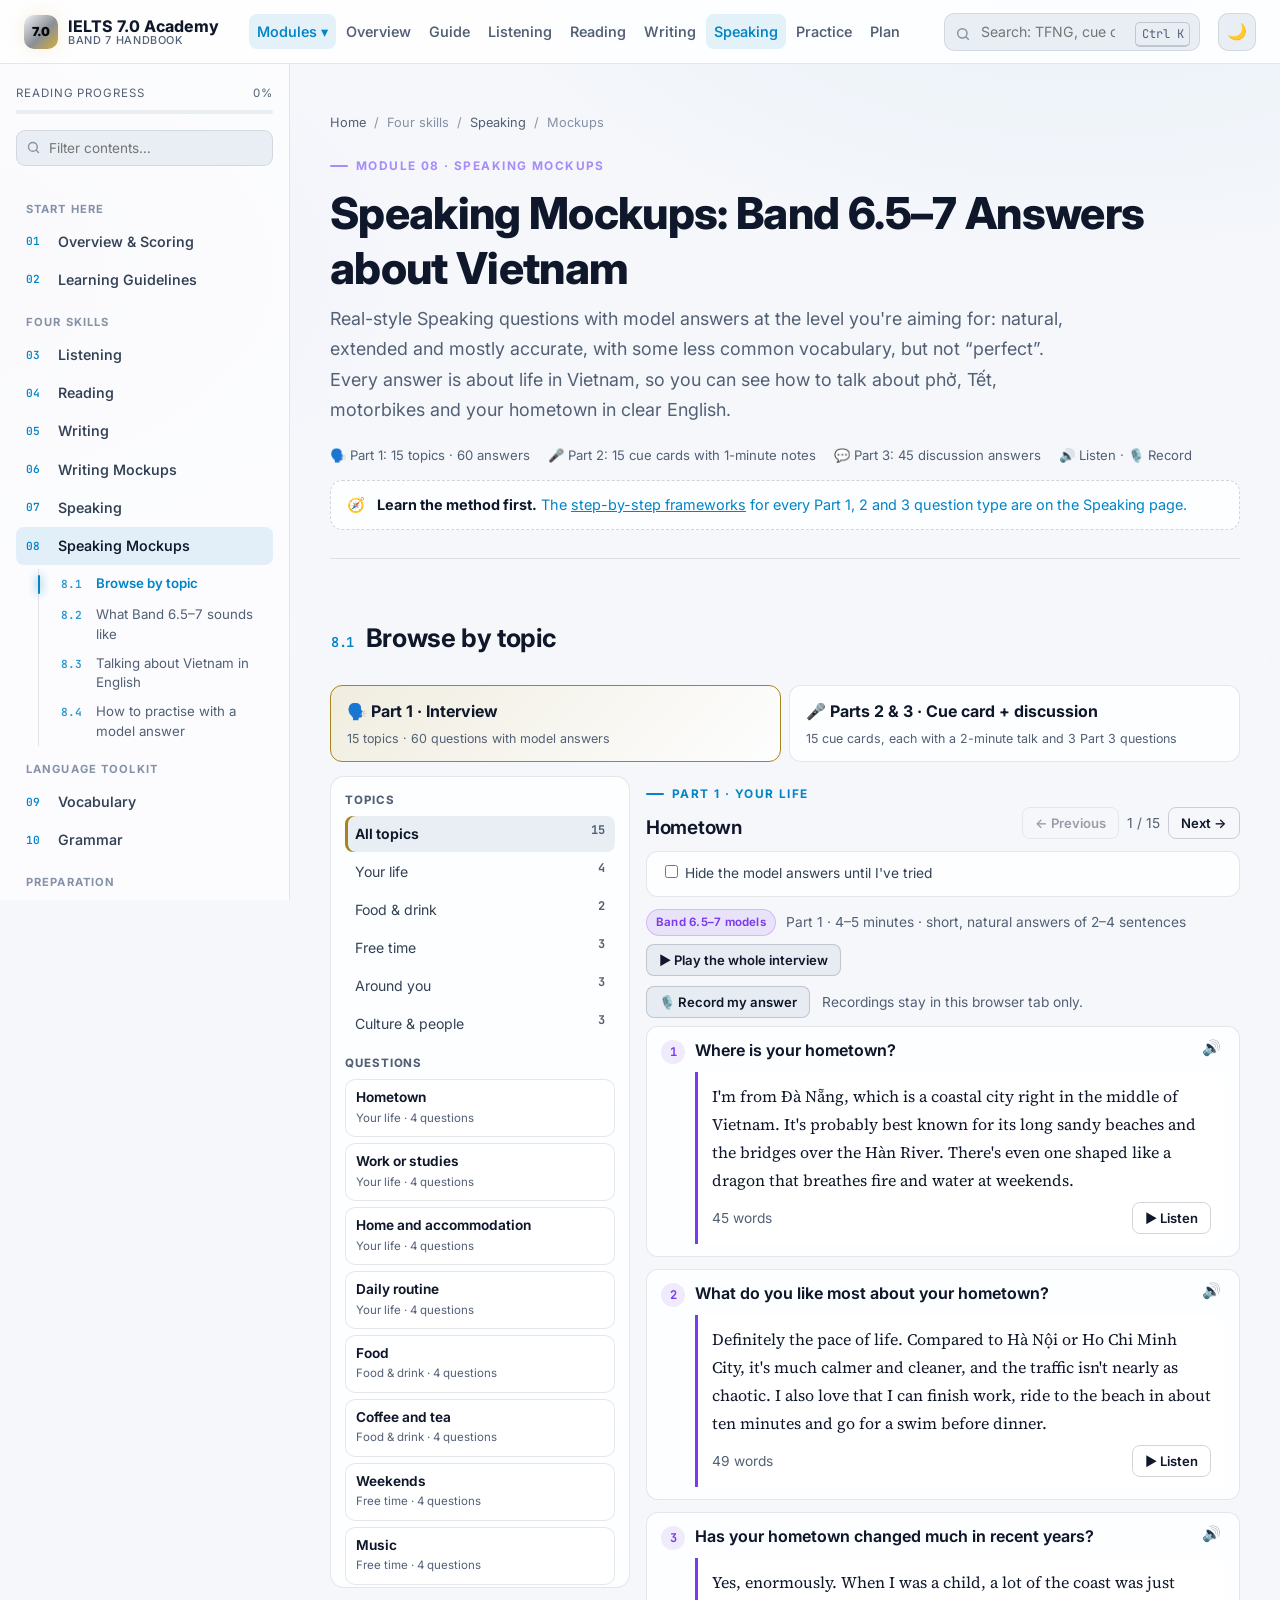
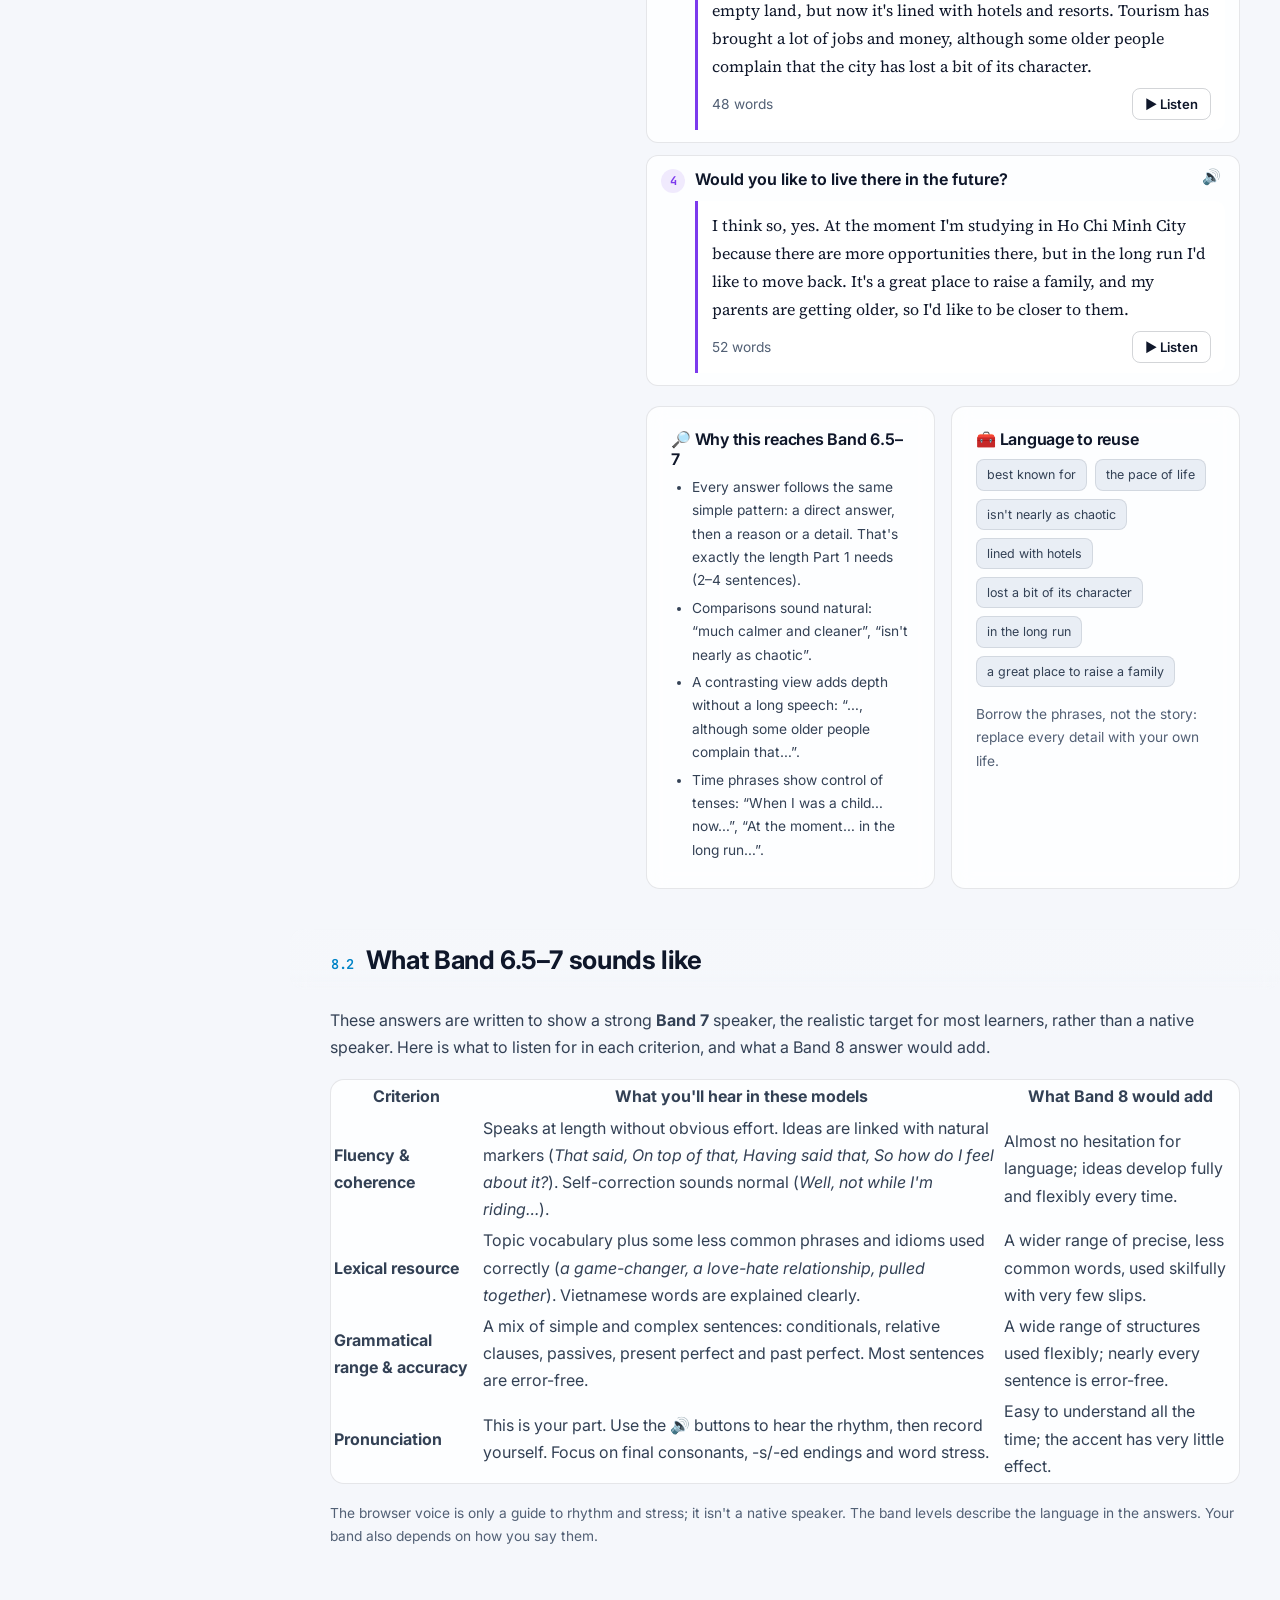
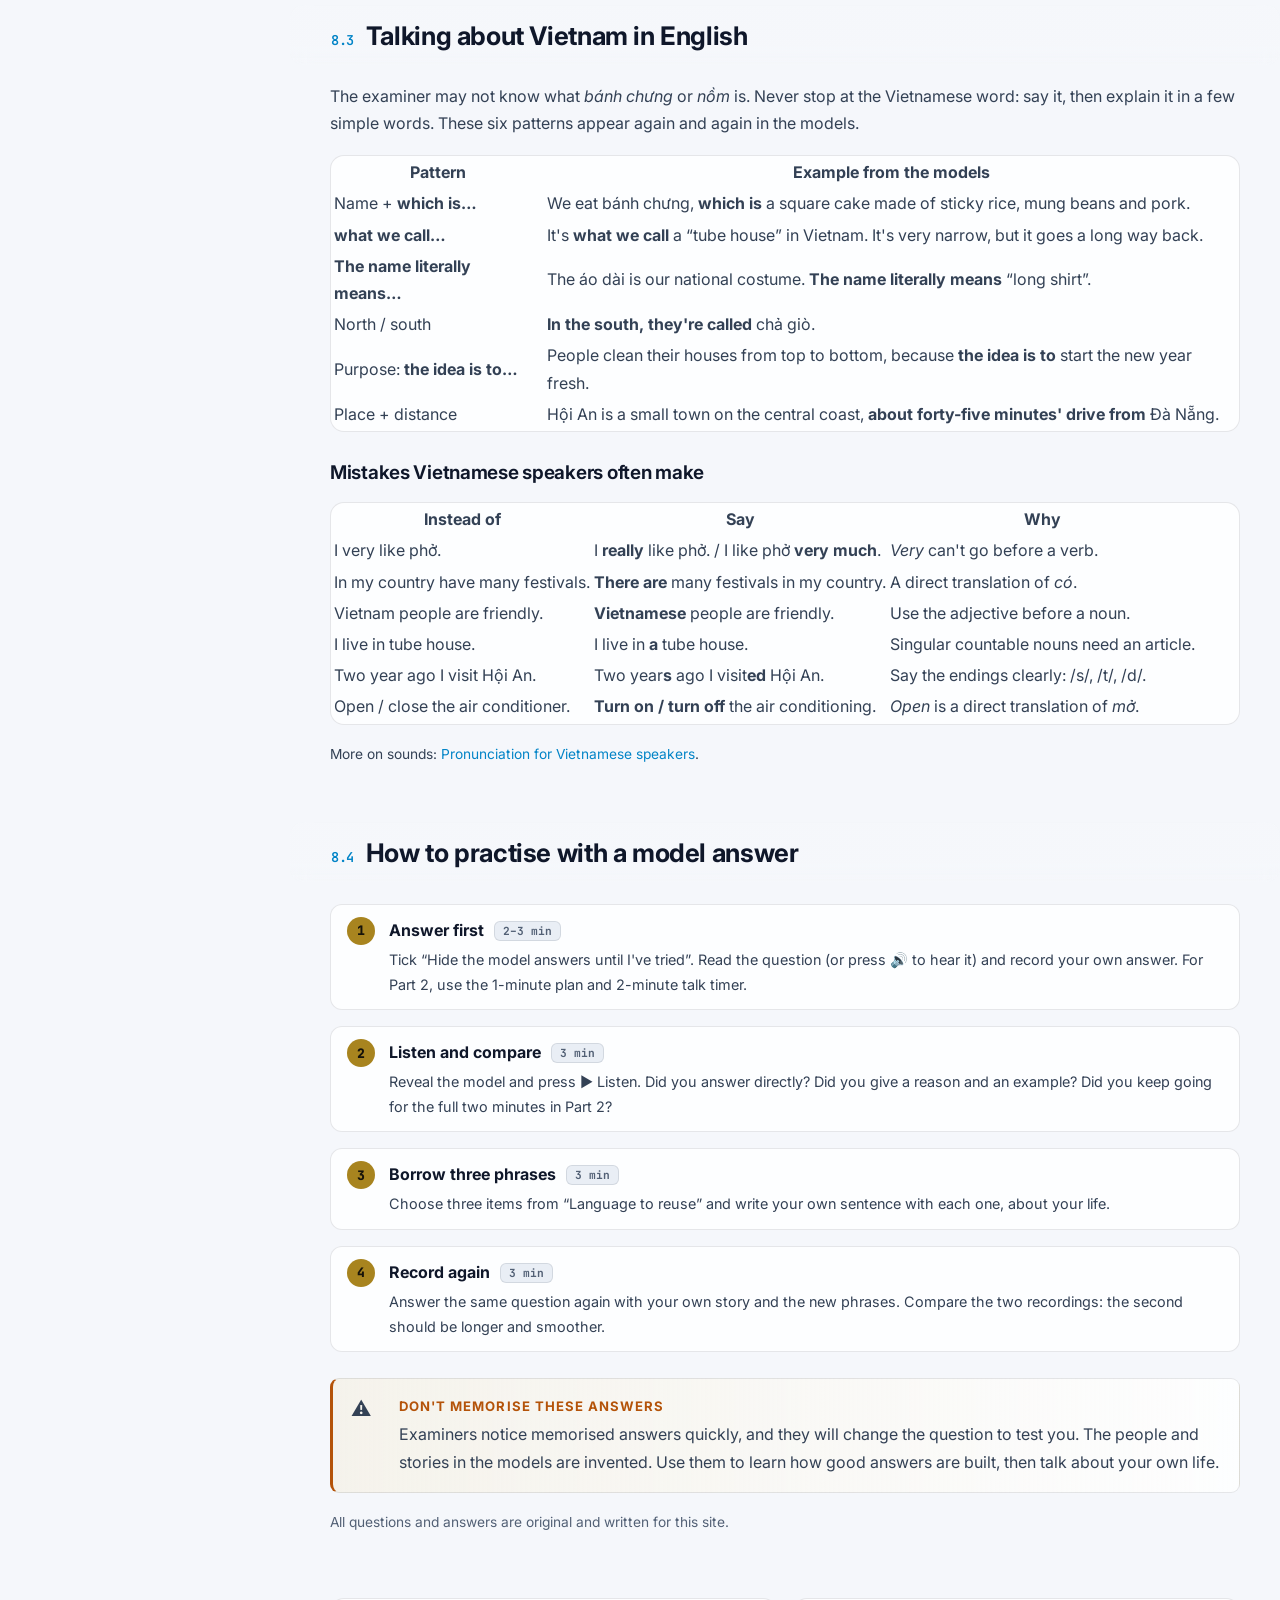
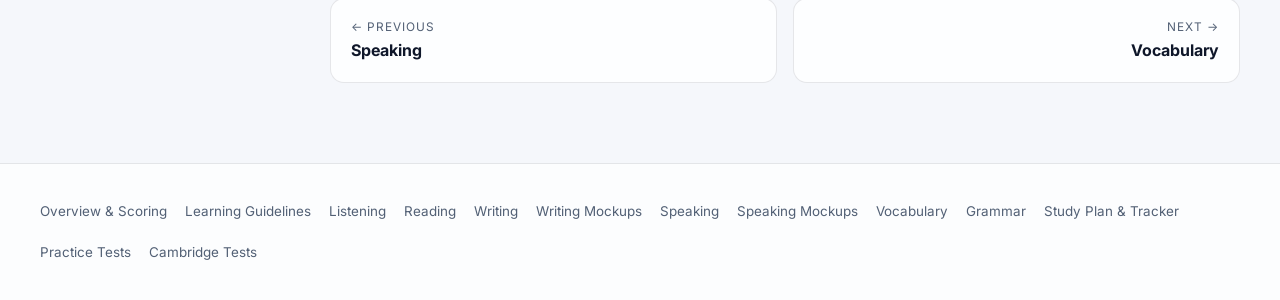
<file: ielts-academy/speaking-mockups.html>
<!doctype html>
<html lang="en">
<head>
  <meta charset="utf-8">
  <meta name="viewport" content="width=device-width, initial-scale=1">
  <title>Speaking Mockups: Band 6.5–7 Model Answers set in Vietnam — IELTS 7.0 Academy</title>
  <meta name="description" content="IELTS Speaking Part 1, 2 and 3 questions with Band 6.5–7 model answers about life in Vietnam: 15 Part 1 topics, 15 cue cards with 1-minute notes and Part 3 discussions, read aloud, with record-yourself practice.">
  <link rel="preconnect" href="https://fonts.googleapis.com">
  <link rel="preconnect" href="https://fonts.gstatic.com" crossorigin>
  <link href="https://fonts.googleapis.com/css2?family=Inter:wght@400;500;600;700;800&family=JetBrains+Mono:wght@400;600;700&family=Source+Serif+4:ital,wght@0,400;0,600;1,400&display=swap" rel="stylesheet">
  <meta name="color-scheme" content="dark light">
  <link rel="stylesheet" href="assets/css/main.css?v=__BUILD__">
  <script>try{var t=localStorage.getItem("ielts-theme");if(t)document.documentElement.setAttribute("data-theme",t)}catch(e){}</script>
</head>
<body data-page="speaking-mockups">
  <div id="site-header"></div>
  <div class="layout">
    <aside class="sidebar" id="sidebar"></aside>
    <main class="content">
      <div class="content-inner wide">

        <header class="page-hero" style="--accent:#a78bfa">
          <nav class="crumbs"><a href="index.html">Home</a><span>/</span><span>Four skills</span><span>/</span><a href="speaking.html">Speaking</a><span>/</span><span>Mockups</span></nav>
          <div class="eyebrow">Module 08 · Speaking mockups</div>
          <h1>Speaking Mockups: Band 6.5–7 Answers about Vietnam</h1>
          <p class="lead">Real-style Speaking questions with model answers at the level you're aiming for: natural, extended and mostly accurate, with some less common vocabulary, but not “perfect”. Every answer is about life in Vietnam, so you can see how to talk about phở, Tết, motorbikes and your hometown in clear English.</p>
          <div class="page-meta"><span>🗣️ Part 1: 15 topics · 60 answers</span><span>🎤 Part 2: 15 cue cards with 1-minute notes</span><span>💬 Part 3: 45 discussion answers</span><span>🔊 Listen · 🎙️ Record</span></div>
          <a class="guide-link" href="speaking.html#part1-method"><span>🧭</span><span><b>Learn the method first.</b> The <u>step-by-step frameworks</u> for every Part 1, 2 and 3 question type are on the Speaking page.</span></a>
        </header>

        <section class="doc-section" id="browse" data-title="Browse by topic">
          <div class="sec-head"><h2><span class="sec-num">8.1</span>Browse by topic</h2></div>
          <div id="smk-app"></div>
        </section>

        <section class="doc-section" id="level" data-title="What Band 6.5–7 sounds like">
          <div class="sec-head"><h2><span class="sec-num">8.2</span>What Band 6.5–7 sounds like</h2></div>
          <p>These answers are written to show a strong <b>Band 7</b> speaker, the realistic target for most learners, rather than a native speaker. Here is what to listen for in each criterion, and what a Band 8 answer would add.</p>
          <div class="table-wrap"><table>
            <thead><tr><th>Criterion</th><th>What you'll hear in these models</th><th>What Band 8 would add</th></tr></thead>
            <tbody>
              <tr><td><b>Fluency &amp; coherence</b></td><td>Speaks at length without obvious effort. Ideas are linked with natural markers (<i>That said, On top of that, Having said that, So how do I feel about it?</i>). Self-correction sounds normal (<i>Well, not while I'm riding…</i>).</td><td>Almost no hesitation for language; ideas develop fully and flexibly every time.</td></tr>
              <tr><td><b>Lexical resource</b></td><td>Topic vocabulary plus some less common phrases and idioms used correctly (<i>a game-changer, a love-hate relationship, pulled together</i>). Vietnamese words are explained clearly.</td><td>A wider range of precise, less common words, used skilfully with very few slips.</td></tr>
              <tr><td><b>Grammatical range &amp; accuracy</b></td><td>A mix of simple and complex sentences: conditionals, relative clauses, passives, present perfect and past perfect. Most sentences are error-free.</td><td>A wide range of structures used flexibly; nearly every sentence is error-free.</td></tr>
              <tr><td><b>Pronunciation</b></td><td>This is your part. Use the 🔊 buttons to hear the rhythm, then record yourself. Focus on final consonants, -s/-ed endings and word stress.</td><td>Easy to understand all the time; the accent has very little effect.</td></tr>
            </tbody>
          </table></div>
          <p class="small muted">The browser voice is only a guide to rhythm and stress; it isn't a native speaker. The band levels describe the language in the answers. Your band also depends on how you say them.</p>
        </section>

        <section class="doc-section" id="vietnam" data-title="Talking about Vietnam in English">
          <div class="sec-head"><h2><span class="sec-num">8.3</span>Talking about Vietnam in English</h2></div>
          <p>The examiner may not know what <i>bánh chưng</i> or <i>nồm</i> is. Never stop at the Vietnamese word: say it, then explain it in a few simple words. These six patterns appear again and again in the models.</p>
          <div class="table-wrap"><table>
            <thead><tr><th>Pattern</th><th>Example from the models</th></tr></thead>
            <tbody>
              <tr><td>Name + <b>which is…</b></td><td>We eat bánh chưng, <b>which is</b> a square cake made of sticky rice, mung beans and pork.</td></tr>
              <tr><td><b>what we call…</b></td><td>It's <b>what we call</b> a “tube house” in Vietnam. It's very narrow, but it goes a long way back.</td></tr>
              <tr><td><b>The name literally means…</b></td><td>The áo dài is our national costume. <b>The name literally means</b> “long shirt”.</td></tr>
              <tr><td>North / south</td><td><b>In the south, they're called</b> chả giò.</td></tr>
              <tr><td>Purpose: <b>the idea is to…</b></td><td>People clean their houses from top to bottom, because <b>the idea is to</b> start the new year fresh.</td></tr>
              <tr><td>Place + distance</td><td>Hội An is a small town on the central coast, <b>about forty-five minutes' drive from</b> Đà Nẵng.</td></tr>
            </tbody>
          </table></div>
          <h3>Mistakes Vietnamese speakers often make</h3>
          <div class="table-wrap"><table>
            <thead><tr><th>Instead of</th><th>Say</th><th>Why</th></tr></thead>
            <tbody>
              <tr><td>I very like phở.</td><td>I <b>really</b> like phở. / I like phở <b>very much</b>.</td><td><i>Very</i> can't go before a verb.</td></tr>
              <tr><td>In my country have many festivals.</td><td><b>There are</b> many festivals in my country.</td><td>A direct translation of <i>có</i>.</td></tr>
              <tr><td>Vietnam people are friendly.</td><td><b>Vietnamese</b> people are friendly.</td><td>Use the adjective before a noun.</td></tr>
              <tr><td>I live in tube house.</td><td>I live in <b>a</b> tube house.</td><td>Singular countable nouns need an article.</td></tr>
              <tr><td>Two year ago I visit Hội An.</td><td>Two year<b>s</b> ago I visit<b>ed</b> Hội An.</td><td>Say the endings clearly: /s/, /t/, /d/.</td></tr>
              <tr><td>Open / close the air conditioner.</td><td><b>Turn on / turn off</b> the air conditioning.</td><td><i>Open</i> is a direct translation of <i>mở</i>.</td></tr>
            </tbody>
          </table></div>
          <p class="small">More on sounds: <a href="speaking.html#pronunciation">Pronunciation for Vietnamese speakers</a>.</p>
        </section>

        <section class="doc-section" id="how" data-title="How to practise with a model answer">
          <div class="sec-head"><h2><span class="sec-num">8.4</span>How to practise with a model answer</h2></div>
          <ol class="steps">
            <li><div class="st-h"><b>Answer first</b><span class="st-time">2–3 min</span></div><p>Tick “Hide the model answers until I've tried”. Read the question (or press 🔊 to hear it) and record your own answer. For Part 2, use the 1-minute plan and 2-minute talk timer.</p></li>
            <li><div class="st-h"><b>Listen and compare</b><span class="st-time">3 min</span></div><p>Reveal the model and press ▶ Listen. Did you answer directly? Did you give a reason and an example? Did you keep going for the full two minutes in Part 2?</p></li>
            <li><div class="st-h"><b>Borrow three phrases</b><span class="st-time">3 min</span></div><p>Choose three items from “Language to reuse” and write your own sentence with each one, about your life.</p></li>
            <li><div class="st-h"><b>Record again</b><span class="st-time">3 min</span></div><p>Answer the same question again with your own story and the new phrases. Compare the two recordings: the second should be longer and smoother.</p></li>
          </ol>
          <div class="callout warn"><div class="ci">⚠️</div><div><span class="ct">Don't memorise these answers</span><p>Examiners notice memorised answers quickly, and they will change the question to test you. The people and stories in the models are invented. Use them to learn how good answers are built, then talk about your own life.</p></div></div>
          <p class="small muted">All questions and answers are original and written for this site.</p>
        </section>

        <div id="pager"></div>
      </div>
    </main>
  </div>
  <div id="site-footer"></div>

  <script src="assets/js/data/vocab.js?v=__BUILD__"></script>
  <script src="assets/js/core.js?v=__BUILD__"></script>
  <script src="assets/js/data/speaking-mockups-p1.js?v=__BUILD__"></script>
  <script src="assets/js/data/speaking-mockups-p23a.js?v=__BUILD__"></script>
  <script src="assets/js/data/speaking-mockups-p23b.js?v=__BUILD__"></script>
  <script src="assets/js/pages/speaking-mockups.js?v=__BUILD__"></script>
</body>
</html>
</file>
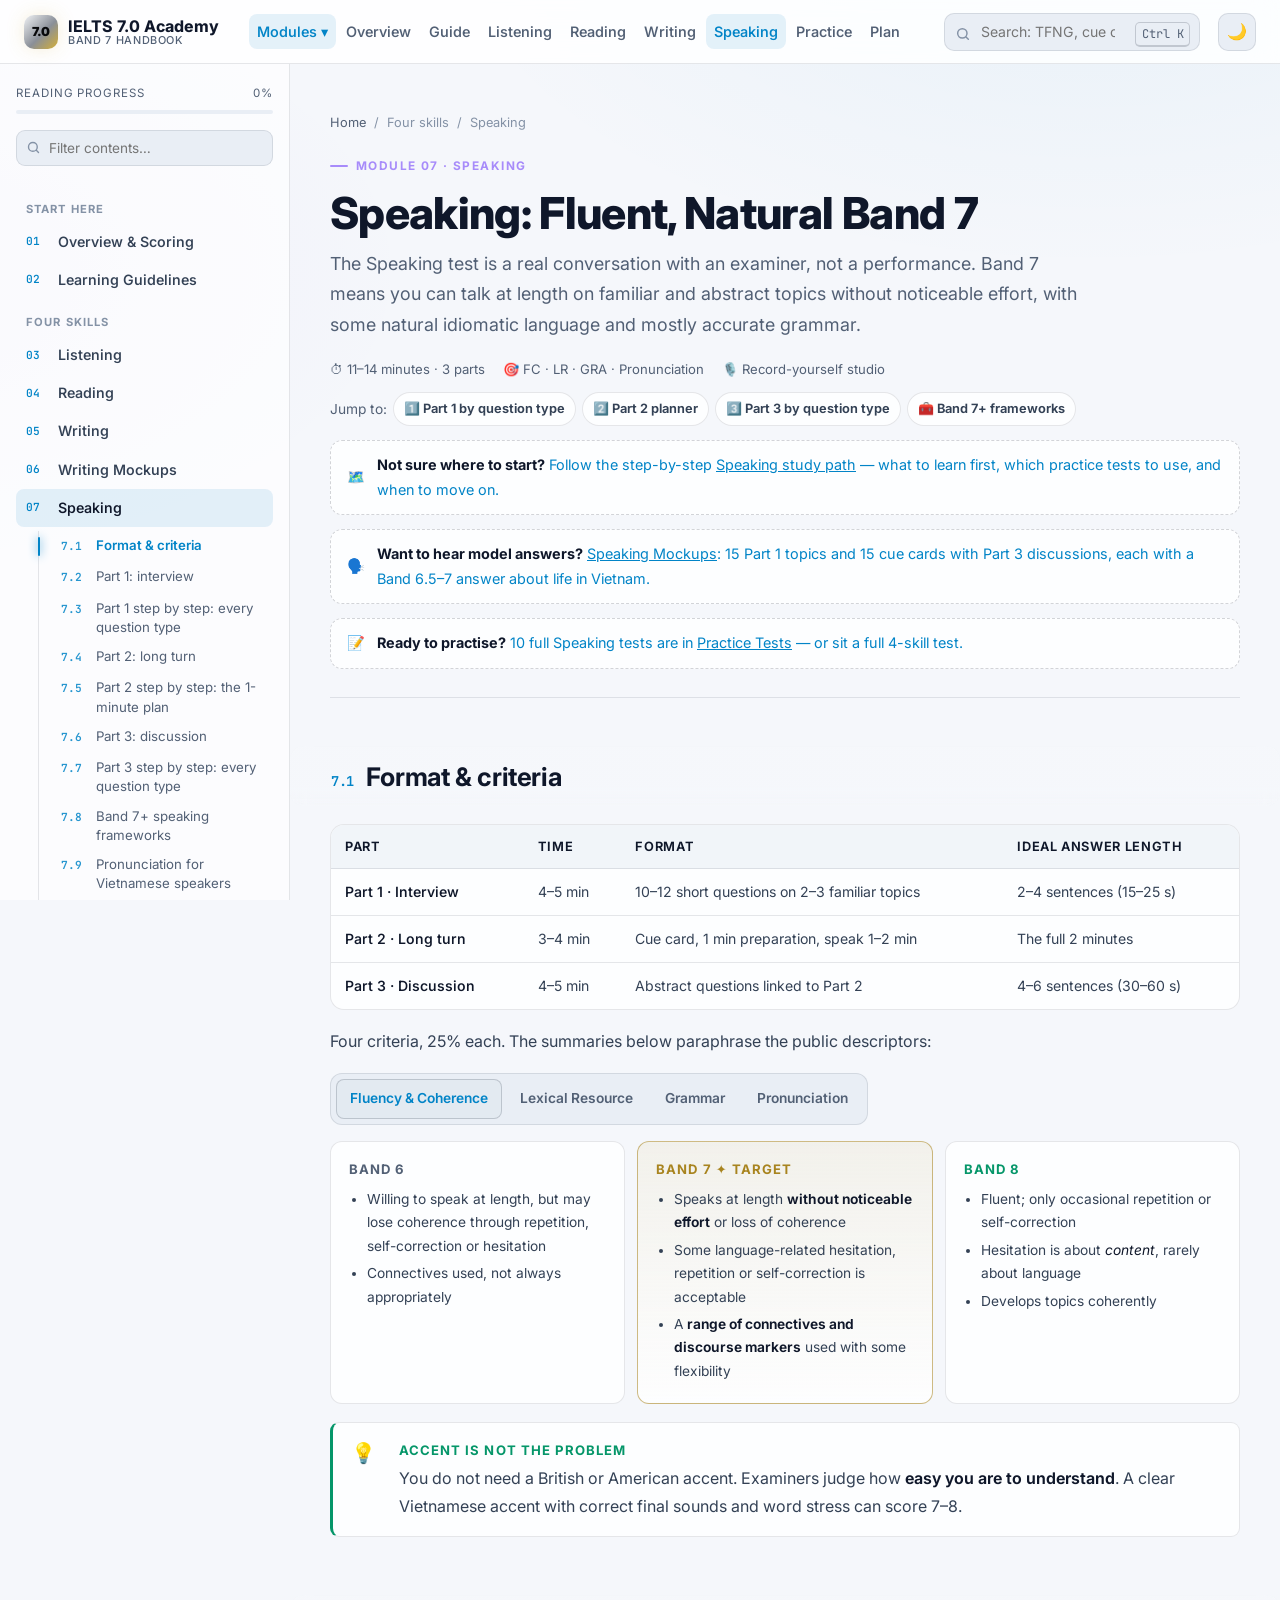
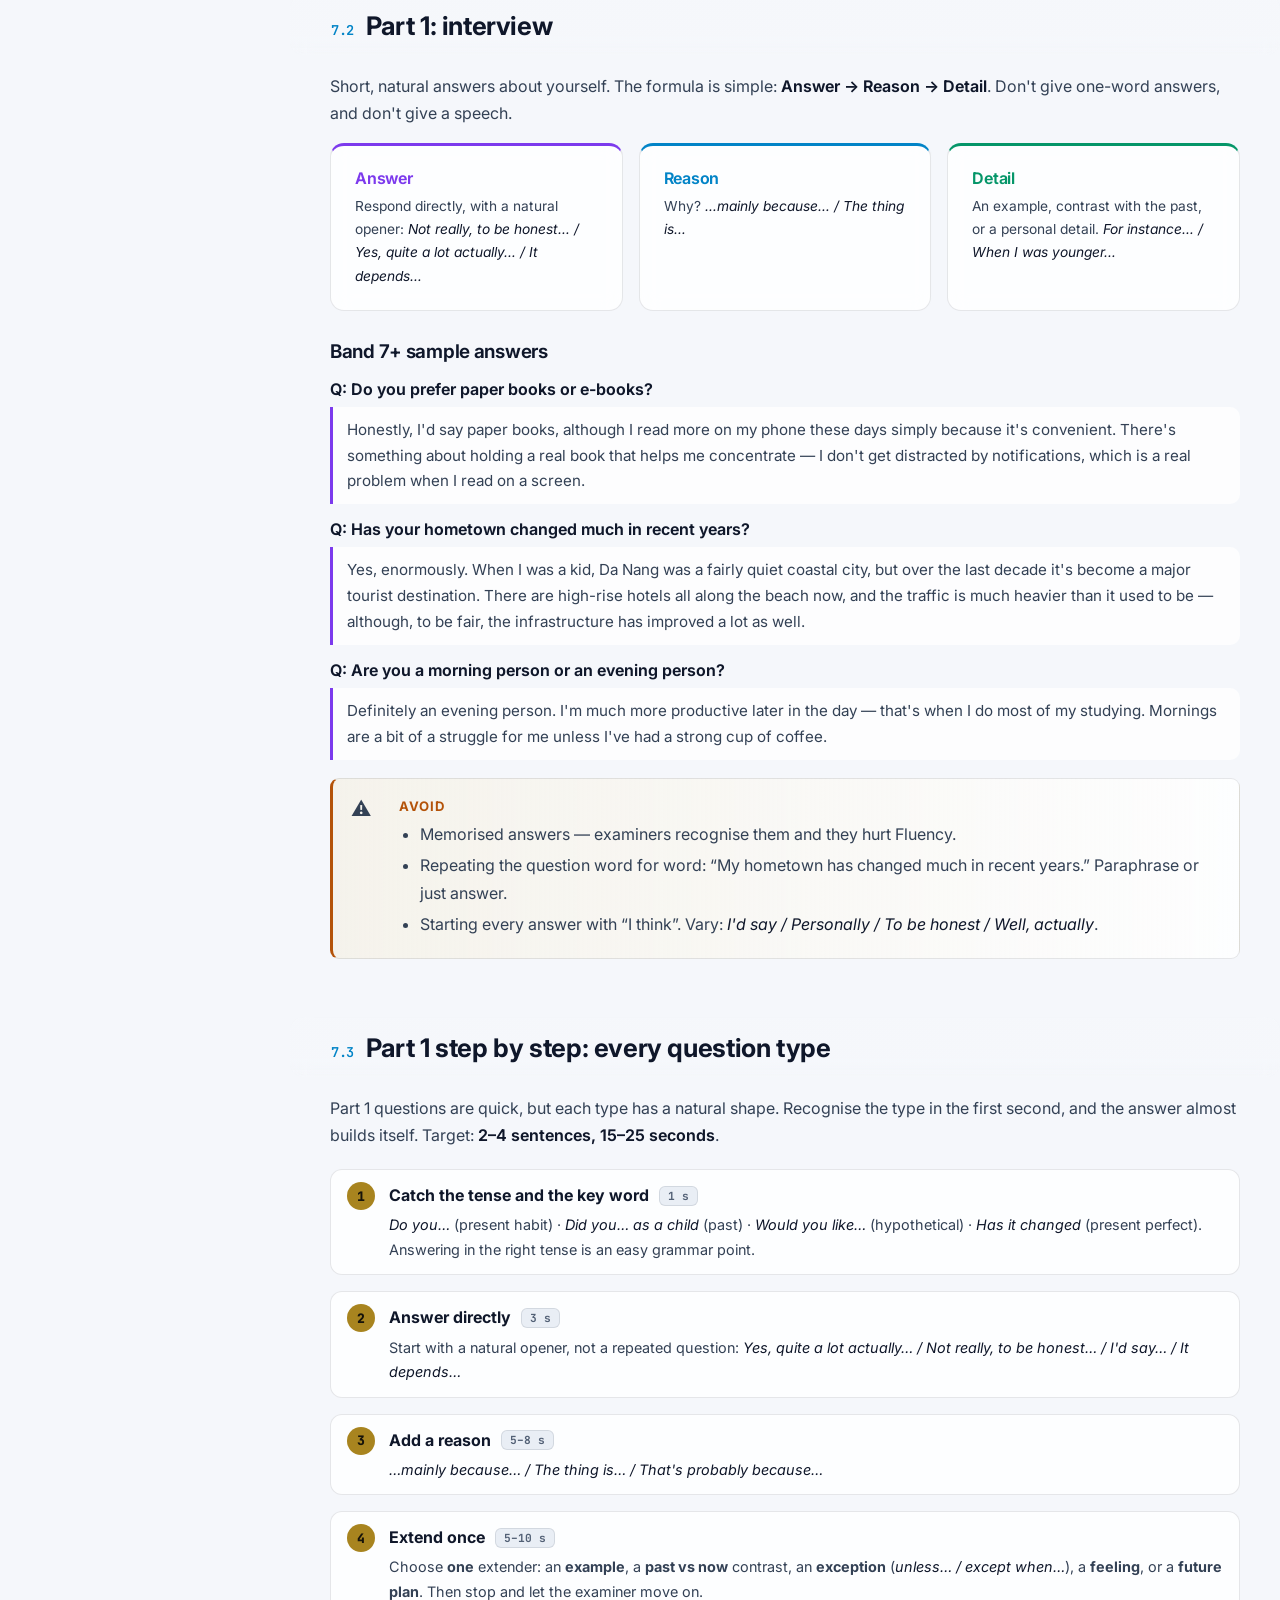
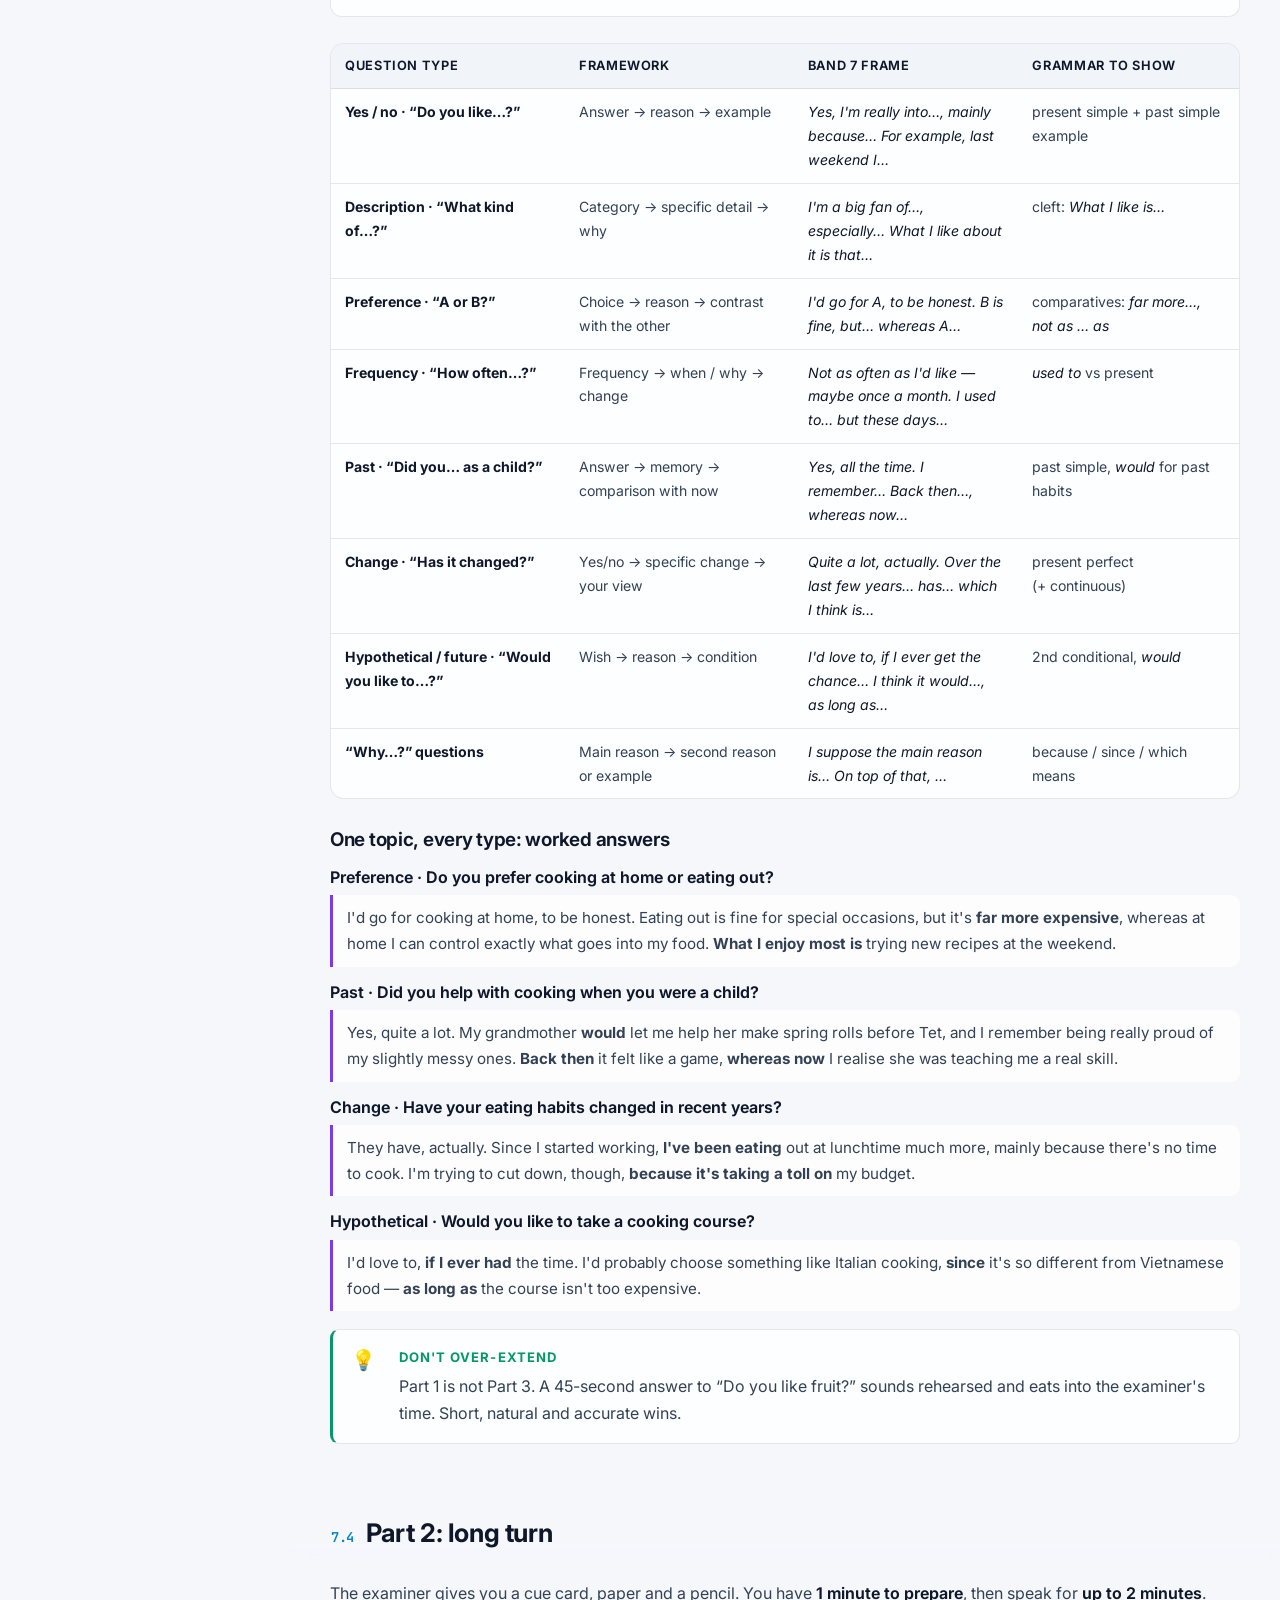
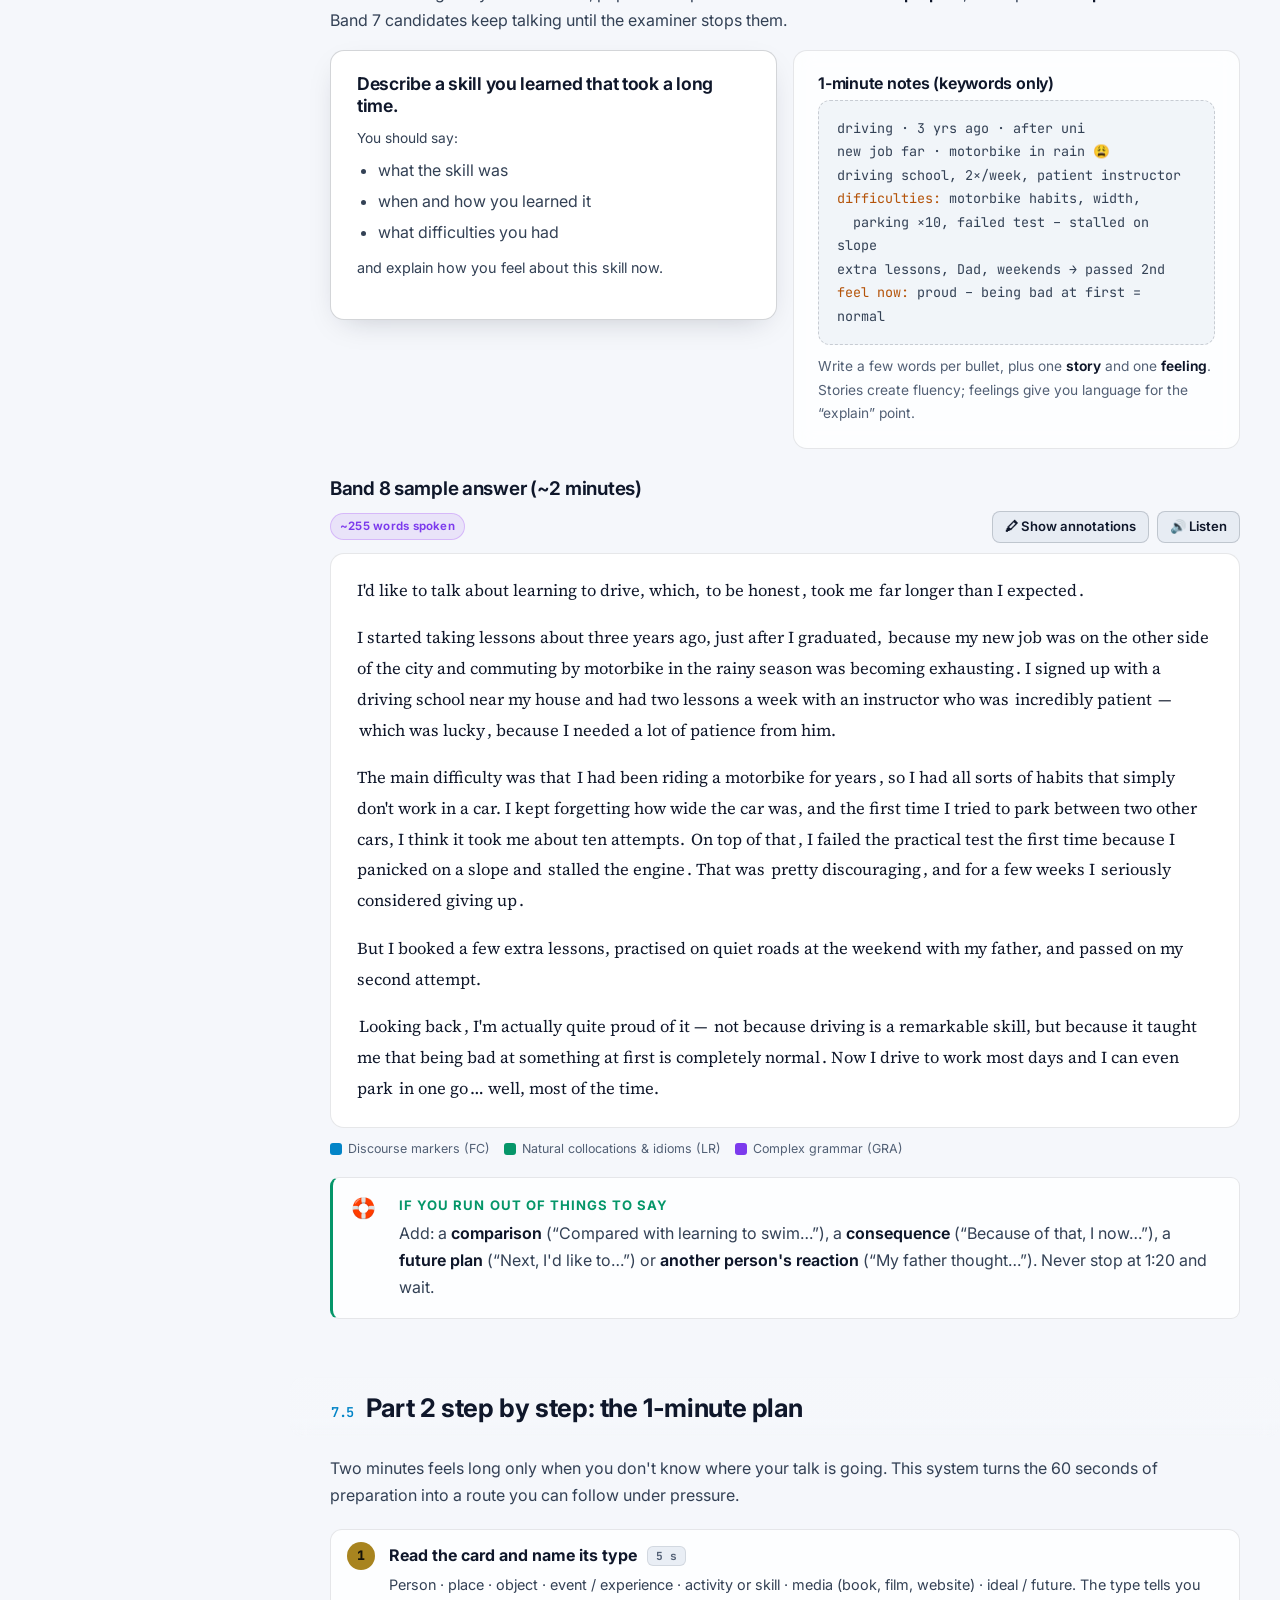
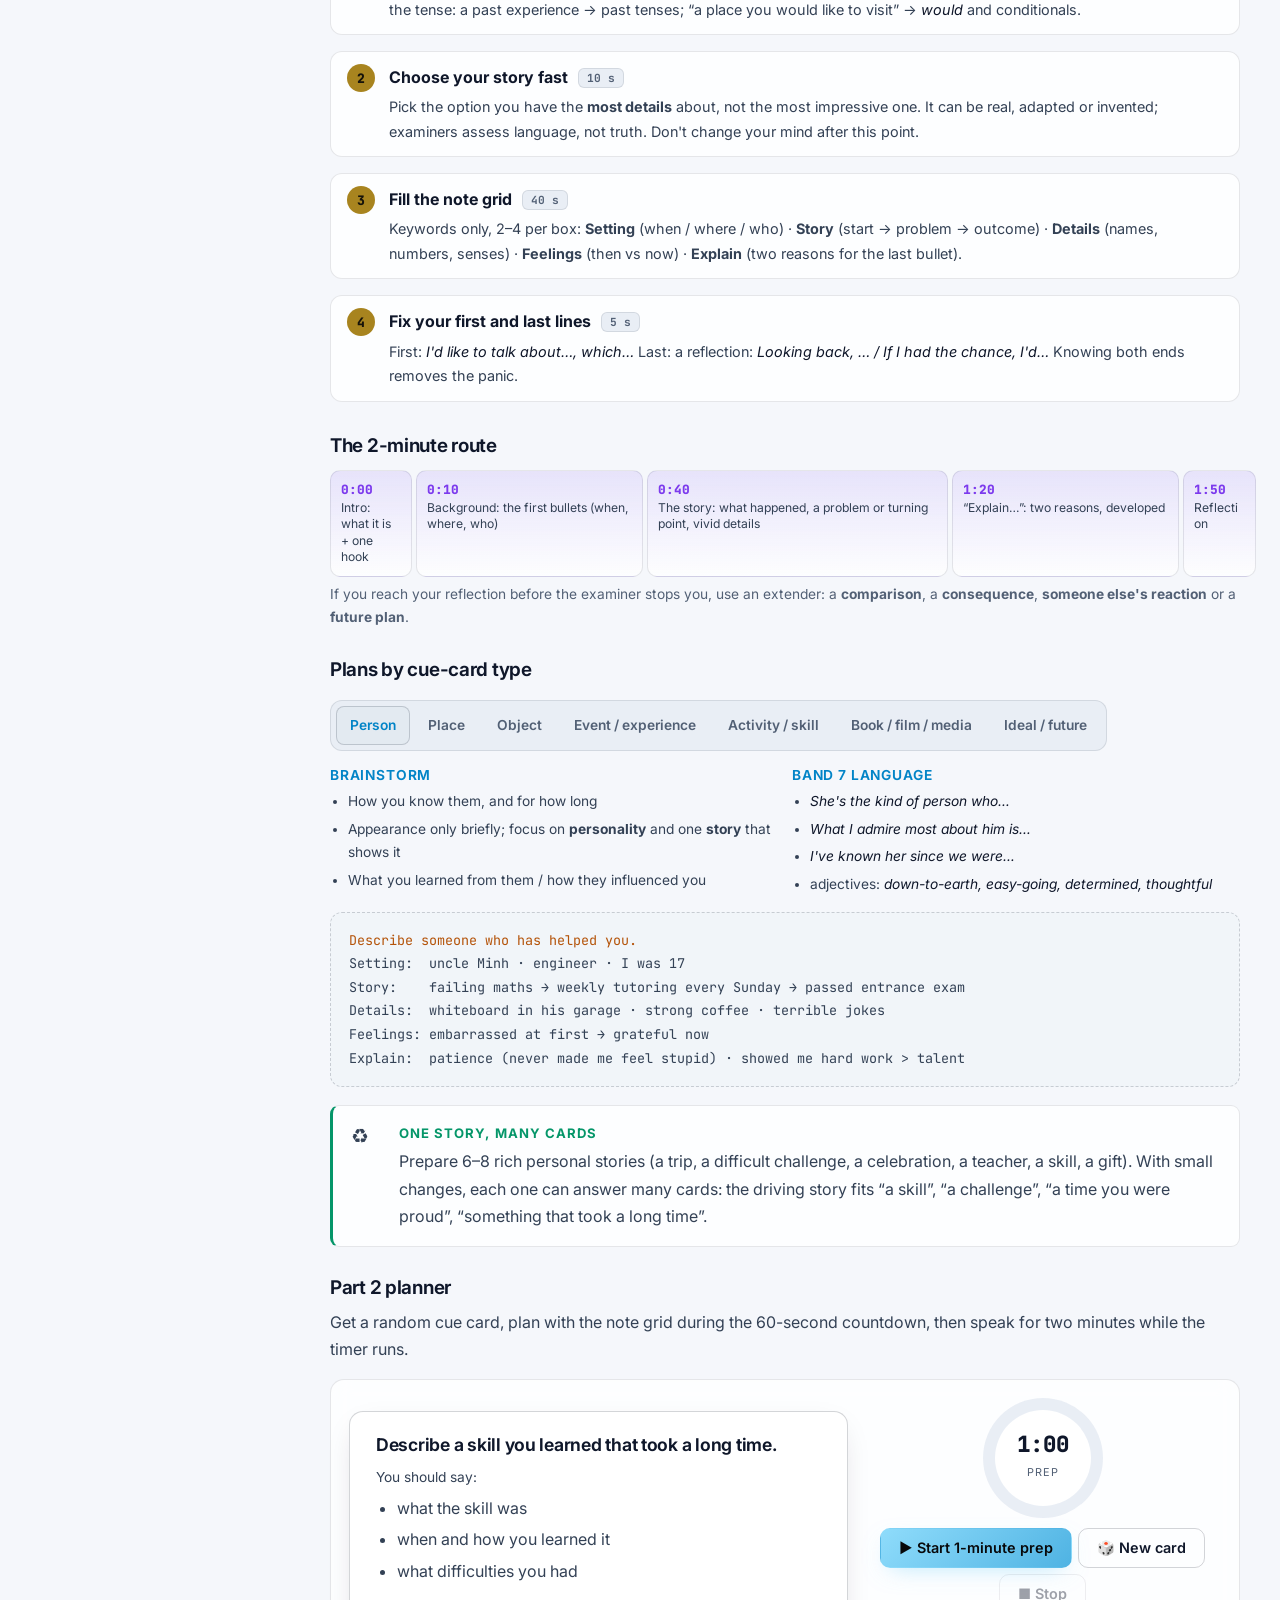
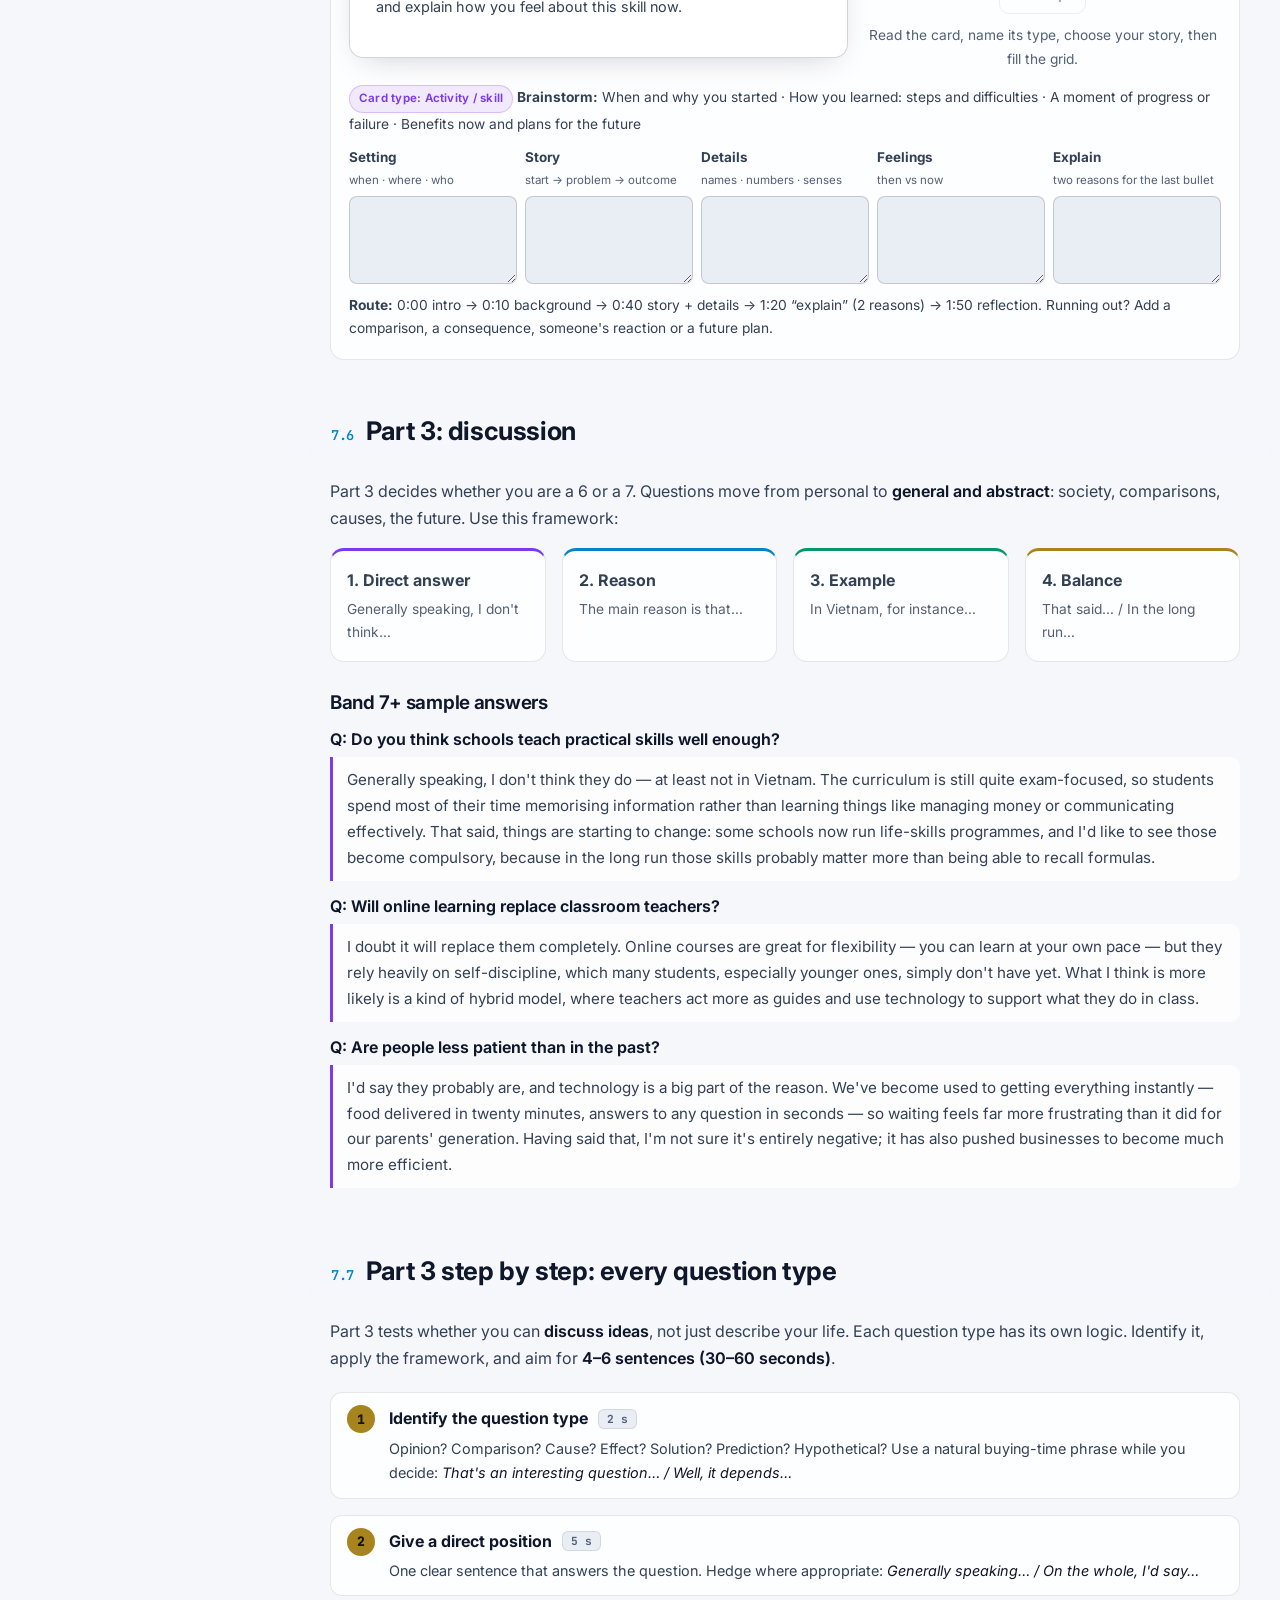
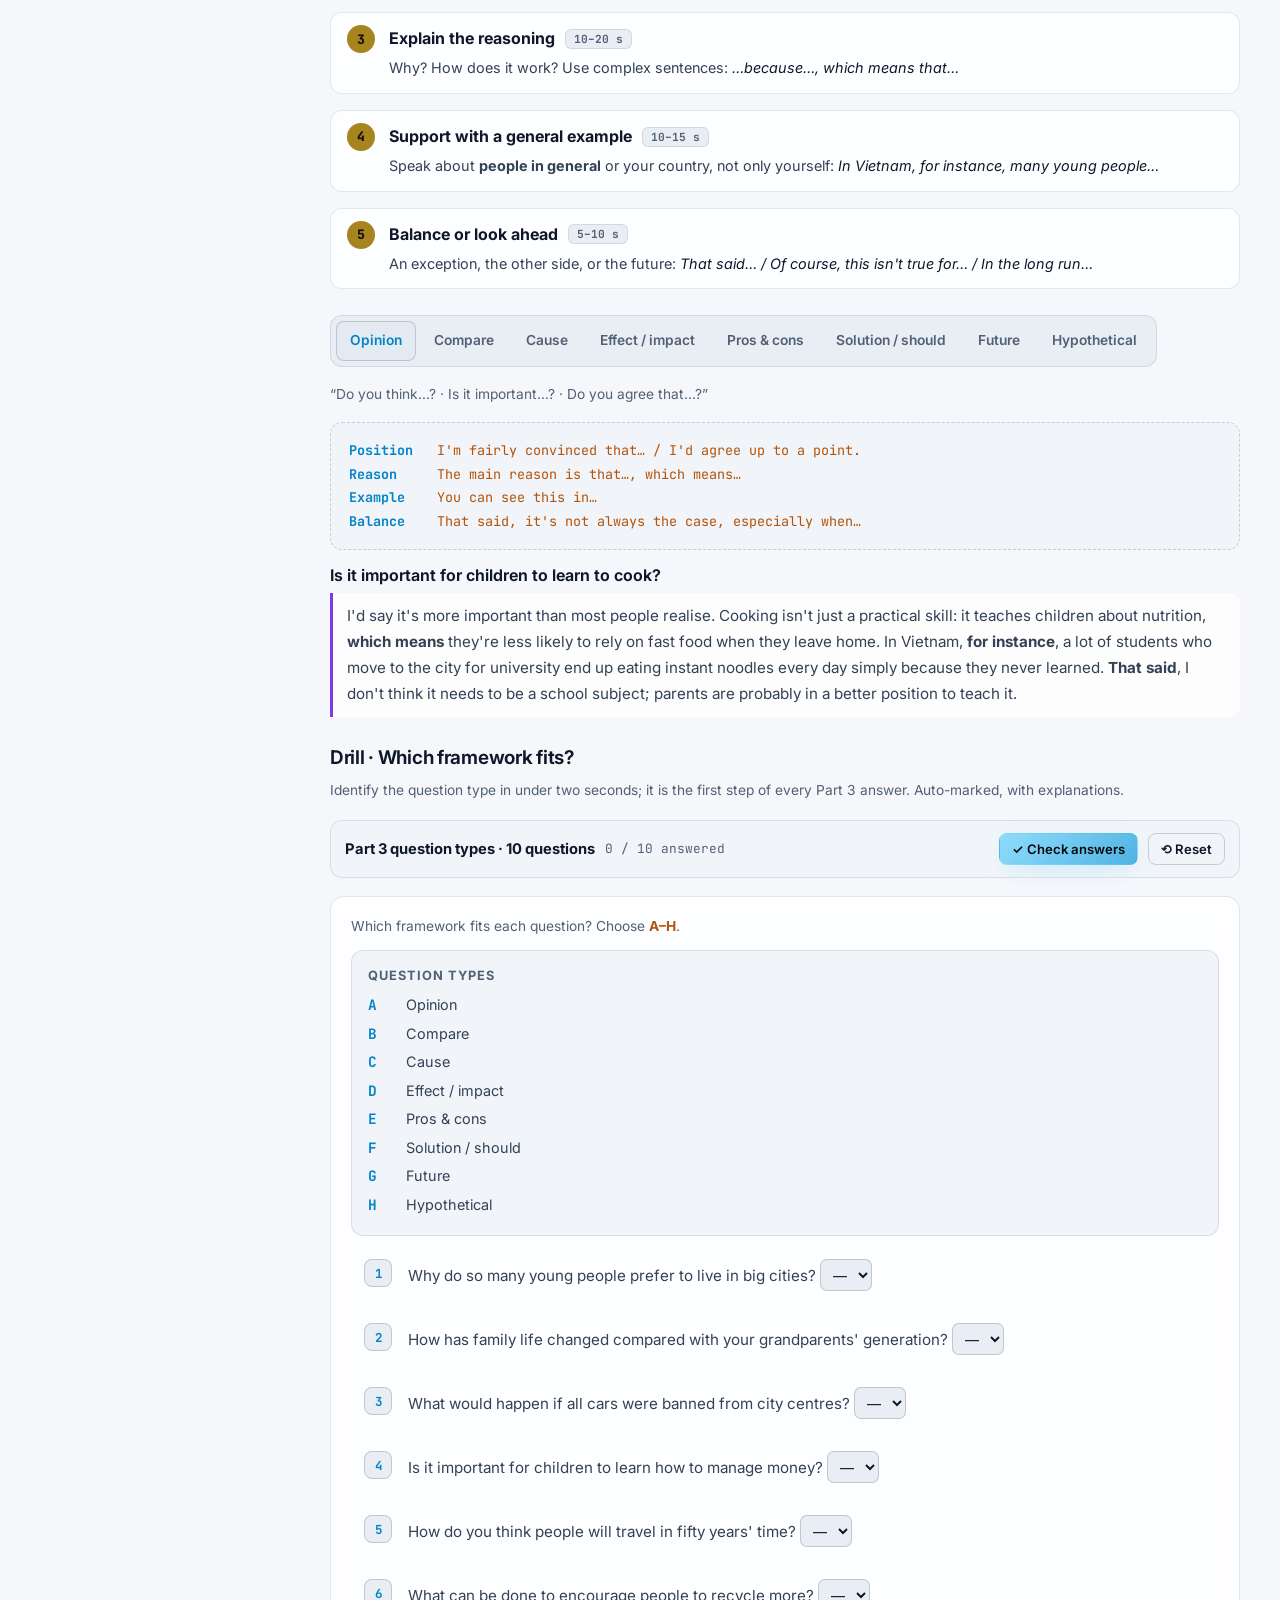
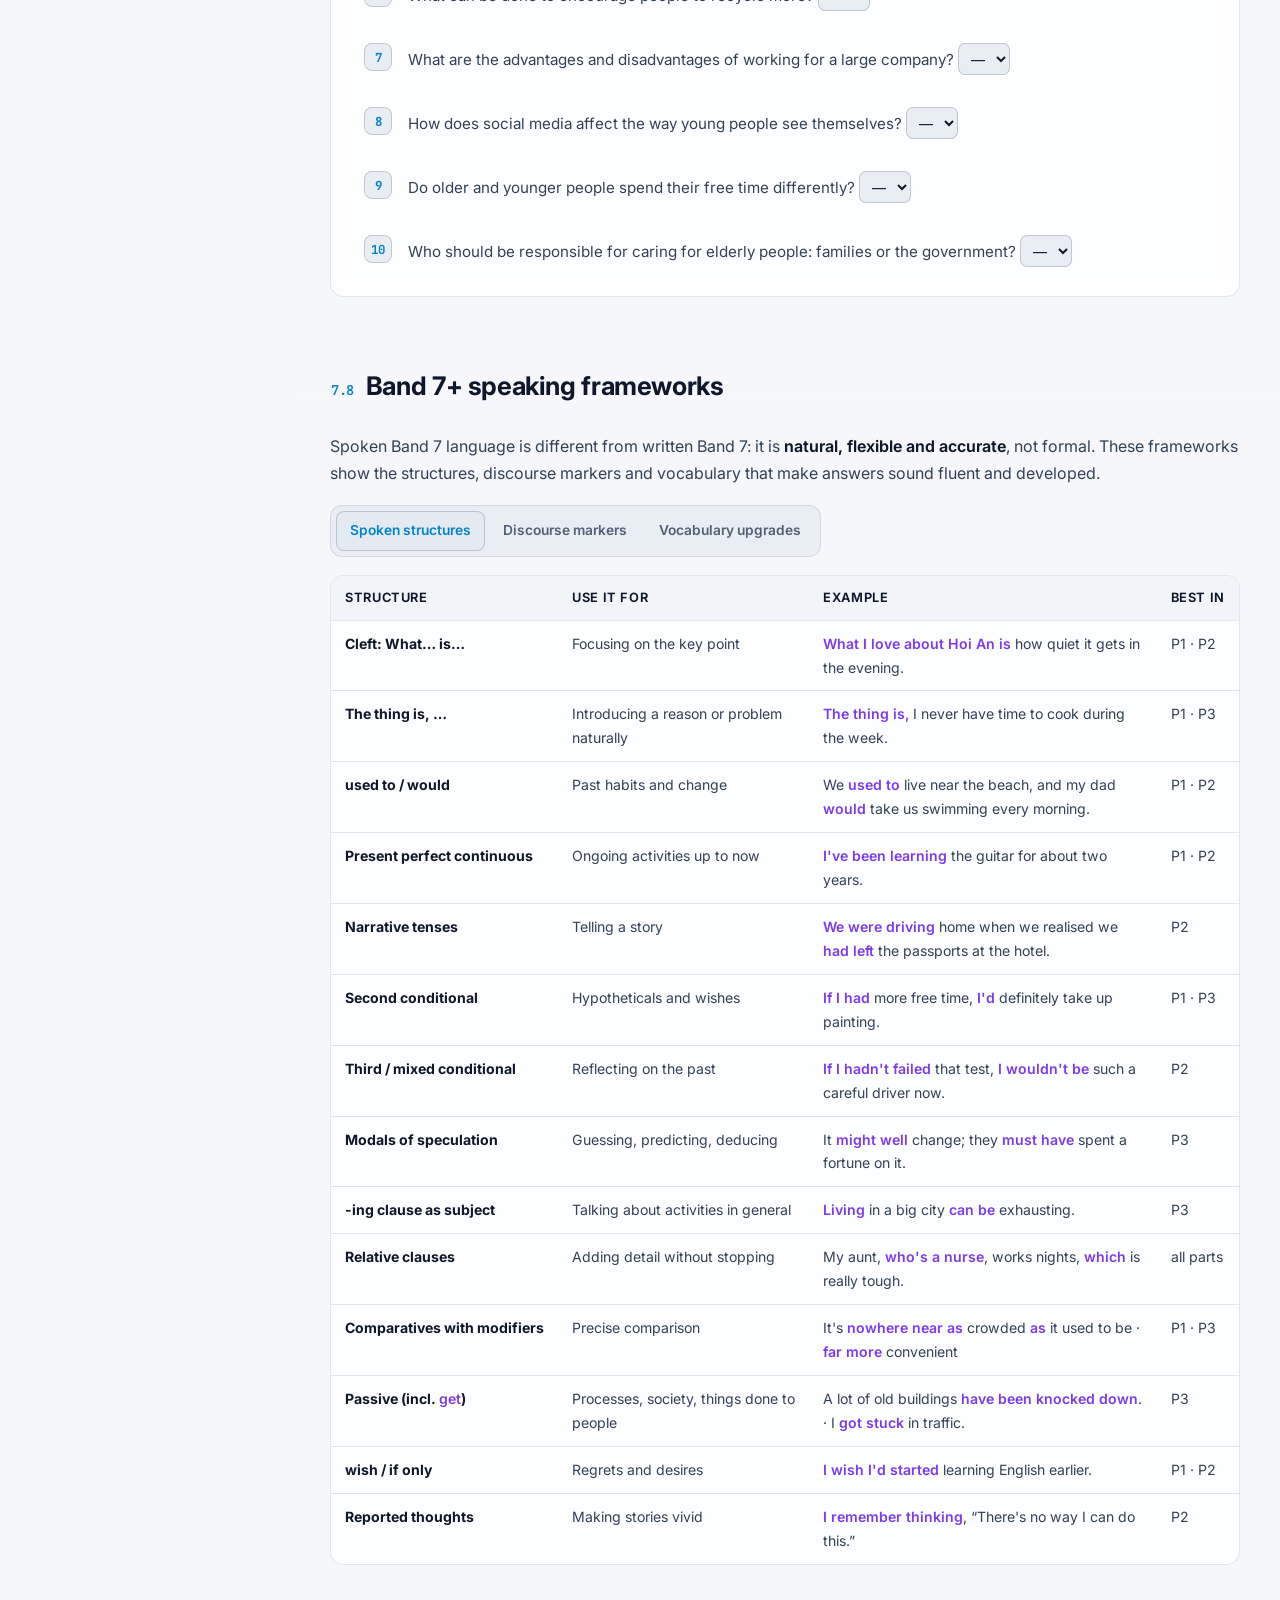
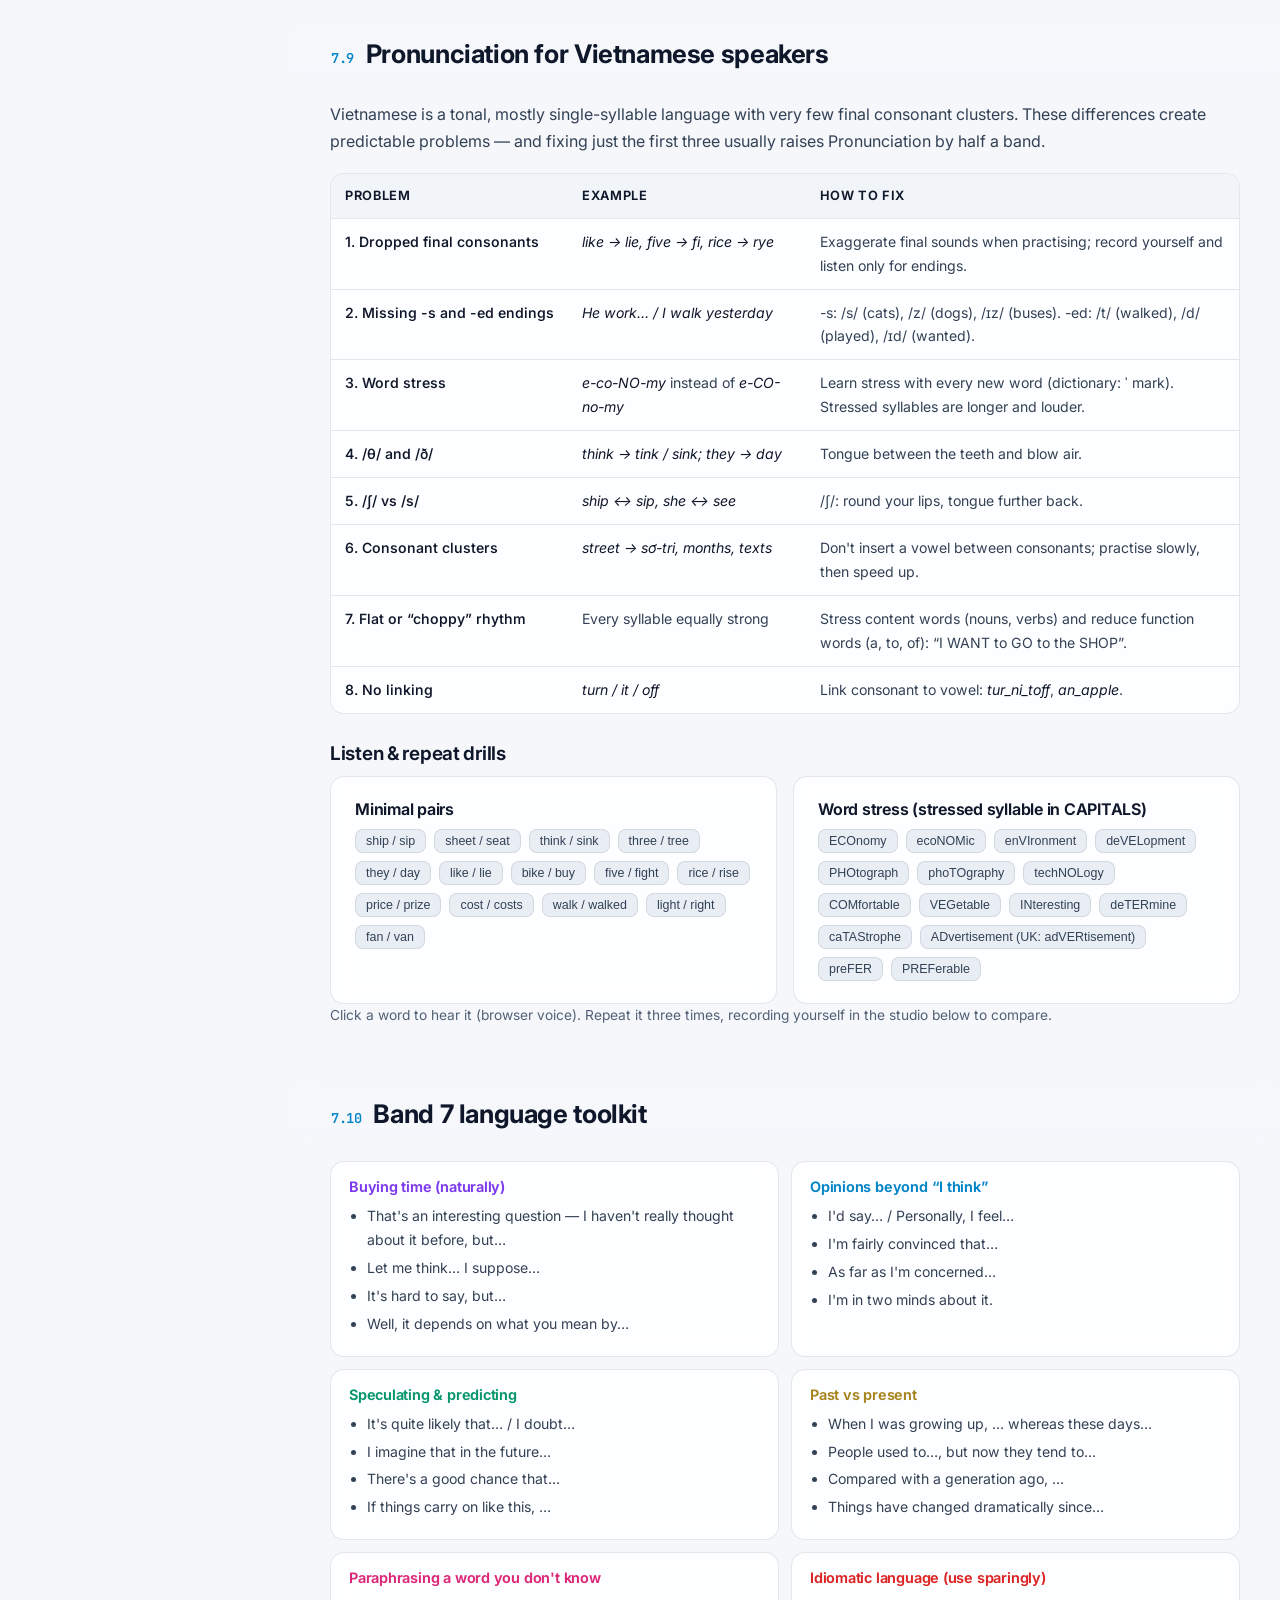
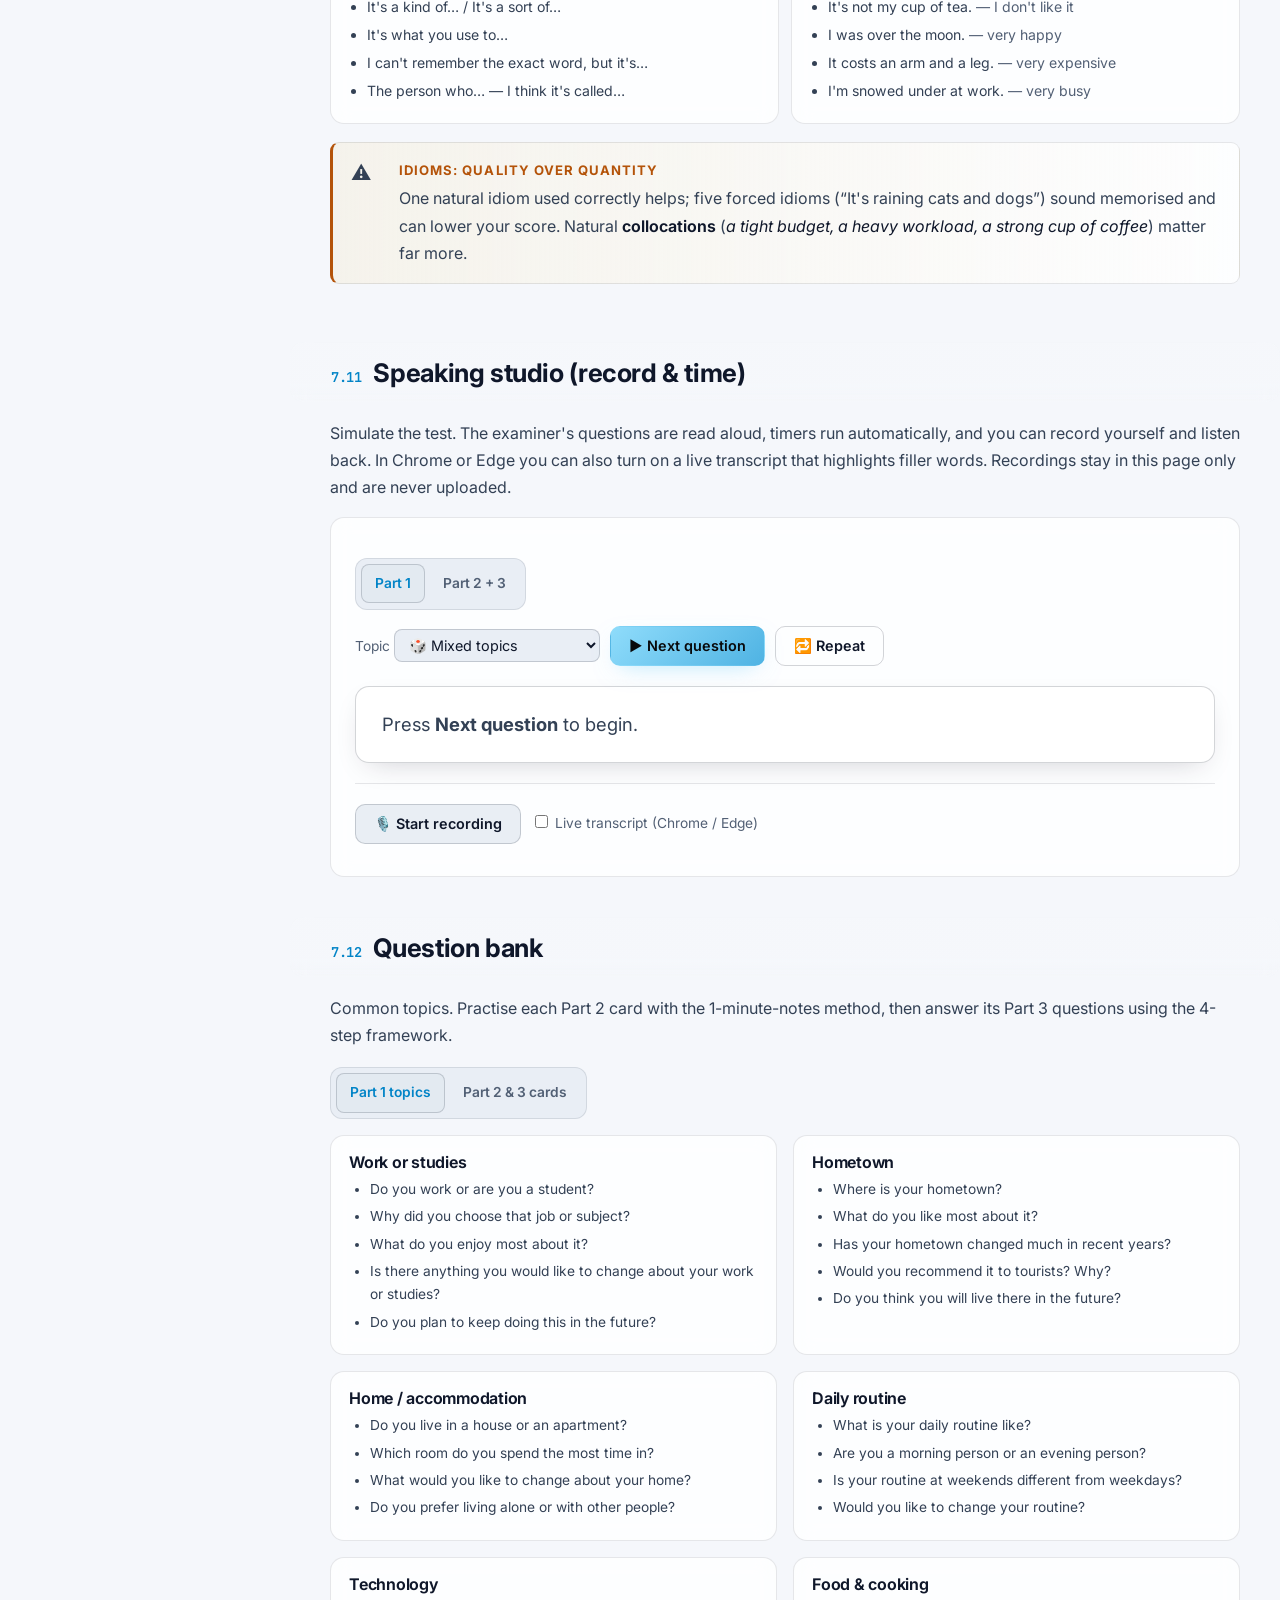
<file: ielts-academy/speaking.html>
<!doctype html>
<html lang="en">
<head>
  <meta charset="utf-8">
  <meta name="viewport" content="width=device-width, initial-scale=1">
  <title>Speaking: Fluent, Natural Band 7 — IELTS 7.0 Academy</title>
  <meta name="description" content="IELTS Speaking for Band 7: criteria, Part 1–3 techniques, sample Band 7+ answers, pronunciation fixes for Vietnamese speakers and a record-yourself studio with cue cards and timers.">
  <link rel="preconnect" href="https://fonts.googleapis.com">
  <link rel="preconnect" href="https://fonts.gstatic.com" crossorigin>
  <link href="https://fonts.googleapis.com/css2?family=Inter:wght@400;500;600;700;800&family=JetBrains+Mono:wght@400;600;700&family=Source+Serif+4:ital,wght@0,400;0,600;1,400&display=swap" rel="stylesheet">
  <meta name="color-scheme" content="dark light">
  <link rel="stylesheet" href="assets/css/main.css?v=__BUILD__">
  <script>try{var t=localStorage.getItem("ielts-theme");if(t)document.documentElement.setAttribute("data-theme",t)}catch(e){}</script>
</head>
<body data-page="speaking">
  <div id="site-header"></div>
  <div class="layout">
    <aside class="sidebar" id="sidebar"></aside>
    <main class="content">
      <div class="content-inner">

        <header class="page-hero" style="--accent:#a78bfa">
          <nav class="crumbs"><a href="index.html">Home</a><span>/</span><span>Four skills</span><span>/</span><span>Speaking</span></nav>
          <div class="eyebrow">Module 07 · Speaking</div>
          <h1>Speaking: Fluent, Natural Band 7</h1>
          <p class="lead">The Speaking test is a real conversation with an examiner, not a performance. Band 7 means you can talk at length on familiar and abstract topics without noticeable effort, with some natural idiomatic language and mostly accurate grammar.</p>
          <div class="page-meta"><span>⏱ 11–14 minutes · 3 parts</span><span>🎯 FC · LR · GRA · Pronunciation</span><span>🎙️ Record-yourself studio</span></div>
          <div class="quick-nav"><span class="small muted">Jump to:</span><a href="#part1-method">1️⃣ Part 1 by question type</a><a href="#part2-method">2️⃣ Part 2 planner</a><a href="#part3-method">3️⃣ Part 3 by question type</a><a href="#frameworks">🧰 Band 7+ frameworks</a></div>
          <a class="guide-link" href="guide.html#speaking"><span>🗺️</span><span><b>Not sure where to start?</b> Follow the step-by-step <u>Speaking study path</u> — what to learn first, which practice tests to use, and when to move on.</span></a>
          <a class="guide-link" href="speaking-mockups.html"><span>🗣️</span><span><b>Want to hear model answers?</b> <u>Speaking Mockups</u>: 15 Part 1 topics and 15 cue cards with Part 3 discussions, each with a Band 6.5–7 answer about life in Vietnam.</span></a>
          <a class="guide-link" href="practice.html#choose"><span>📝</span><span><b>Ready to practise?</b> 10 full Speaking tests are in <u>Practice Tests</u> — or sit a full 4-skill test.</span></a>
        </header>

        <!-- ============================================================ -->
        <section class="doc-section" id="format" data-title="Format & criteria">
          <div class="sec-head"><h2><span class="sec-num">7.1</span>Format & criteria</h2></div>
          <div class="table-wrap">
            <table class="t">
              <thead><tr><th>Part</th><th>Time</th><th>Format</th><th>Ideal answer length</th></tr></thead>
              <tbody>
                <tr><td>Part 1 · Interview</td><td>4–5 min</td><td>10–12 short questions on 2–3 familiar topics</td><td>2–4 sentences (15–25 s)</td></tr>
                <tr><td>Part 2 · Long turn</td><td>3–4 min</td><td>Cue card, 1 min preparation, speak 1–2 min</td><td>The full 2 minutes</td></tr>
                <tr><td>Part 3 · Discussion</td><td>4–5 min</td><td>Abstract questions linked to Part 2</td><td>4–6 sentences (30–60 s)</td></tr>
              </tbody>
            </table>
          </div>
          <p>Four criteria, 25% each. The summaries below paraphrase the public descriptors:</p>
          <div class="tabs" data-tabs>
            <div class="tab-list" role="tablist">
              <button data-tab="fc">Fluency & Coherence</button>
              <button data-tab="lr">Lexical Resource</button>
              <button data-tab="gra">Grammar</button>
              <button data-tab="p">Pronunciation</button>
            </div>
            <div class="tab-panel" data-panel="fc"><div class="desc-grid">
              <div class="desc-col b6"><h5>Band 6</h5><ul><li>Willing to speak at length, but may lose coherence through repetition, self-correction or hesitation</li><li>Connectives used, not always appropriately</li></ul></div>
              <div class="desc-col b7"><h5>Band 7 ✦ target</h5><ul><li>Speaks at length <strong>without noticeable effort</strong> or loss of coherence</li><li>Some language-related hesitation, repetition or self-correction is acceptable</li><li>A <strong>range of connectives and discourse markers</strong> used with some flexibility</li></ul></div>
              <div class="desc-col b8"><h5>Band 8</h5><ul><li>Fluent; only occasional repetition or self-correction</li><li>Hesitation is about <em>content</em>, rarely about language</li><li>Develops topics coherently</li></ul></div>
            </div></div>
            <div class="tab-panel" data-panel="lr"><div class="desc-grid">
              <div class="desc-col b6"><h5>Band 6</h5><ul><li>Enough vocabulary to discuss topics at length; meaning clear despite some inappropriate choices</li><li>Generally paraphrases successfully</li></ul></div>
              <div class="desc-col b7"><h5>Band 7 ✦ target</h5><ul><li>Uses vocabulary <strong>flexibly</strong> across a variety of topics</li><li>Some <strong>less common and idiomatic</strong> vocabulary, awareness of style and collocation (some inappropriate choices)</li><li>Paraphrases <strong>effectively</strong></li></ul></div>
              <div class="desc-col b8"><h5>Band 8</h5><ul><li>Wide resource used readily and flexibly</li><li>Skilful use of less common and idiomatic items, occasional inaccuracies</li></ul></div>
            </div></div>
            <div class="tab-panel" data-panel="gra"><div class="desc-grid">
              <div class="desc-col b6"><h5>Band 6</h5><ul><li>Mix of simple and complex structures, limited flexibility</li><li>Frequent mistakes in complex structures, rarely causing misunderstanding</li></ul></div>
              <div class="desc-col b7"><h5>Band 7 ✦ target</h5><ul><li>A <strong>range of complex structures</strong> with some flexibility</li><li><strong>Frequently error-free sentences</strong>, some mistakes persist</li></ul></div>
              <div class="desc-col b8"><h5>Band 8</h5><ul><li>Wide range of structures used flexibly</li><li>Majority of sentences error-free</li></ul></div>
            </div></div>
            <div class="tab-panel" data-panel="p"><div class="desc-grid">
              <div class="desc-col b6"><h5>Band 6</h5><ul><li>Range of pronunciation features with mixed control</li><li>Generally understood, but some mispronounced sounds reduce clarity</li></ul></div>
              <div class="desc-col b7"><h5>Band 7 ✦ target</h5><ul><li>All the positive features of Band 6, and <strong>some, but not all</strong>, of Band 8</li><li>In practice: clear final sounds, correct word stress, natural rhythm most of the time</li></ul></div>
              <div class="desc-col b8"><h5>Band 8</h5><ul><li>Wide range of features used flexibly</li><li>Easy to understand throughout; accent has minimal effect</li></ul></div>
            </div></div>
          </div>
          <div class="callout tip">
            <div class="ci">💡</div>
            <div><span class="ct">Accent is not the problem</span><p>You do not need a British or American accent. Examiners judge how <strong>easy you are to understand</strong>. A clear Vietnamese accent with correct final sounds and word stress can score 7–8.</p></div>
          </div>
        </section>

        <!-- ============================================================ -->
        <section class="doc-section" id="part1" data-title="Part 1: interview">
          <div class="sec-head"><h2><span class="sec-num">7.2</span>Part 1: interview</h2></div>
          <p>Short, natural answers about yourself. The formula is simple: <strong>Answer → Reason → Detail</strong>. Don't give one-word answers, and don't give a speech.</p>
          <div class="grid grid-3">
            <div class="glass card accent" style="--accent:var(--purple)"><h4>Answer</h4><p class="small">Respond directly, with a natural opener: <em>Not really, to be honest… / Yes, quite a lot actually… / It depends…</em></p></div>
            <div class="glass card accent" style="--accent:var(--blue)"><h4>Reason</h4><p class="small">Why? <em>…mainly because… / The thing is…</em></p></div>
            <div class="glass card accent" style="--accent:var(--green)"><h4>Detail</h4><p class="small">An example, contrast with the past, or a personal detail. <em>For instance… / When I was younger…</em></p></div>
          </div>
          <h3>Band 7+ sample answers</h3>
          <div class="qa"><div class="q-line">Q: Do you prefer paper books or e-books?</div><div class="a-line">Honestly, I'd say paper books, although I read more on my phone these days simply because it's convenient. There's something about holding a real book that helps me concentrate — I don't get distracted by notifications, which is a real problem when I read on a screen.</div></div>
          <div class="qa"><div class="q-line">Q: Has your hometown changed much in recent years?</div><div class="a-line">Yes, enormously. When I was a kid, Da Nang was a fairly quiet coastal city, but over the last decade it's become a major tourist destination. There are high-rise hotels all along the beach now, and the traffic is much heavier than it used to be — although, to be fair, the infrastructure has improved a lot as well.</div></div>
          <div class="qa"><div class="q-line">Q: Are you a morning person or an evening person?</div><div class="a-line">Definitely an evening person. I'm much more productive later in the day — that's when I do most of my studying. Mornings are a bit of a struggle for me unless I've had a strong cup of coffee.</div></div>
          <div class="callout warn">
            <div class="ci">⚠️</div>
            <div><span class="ct">Avoid</span>
              <ul style="margin:0"><li>Memorised answers — examiners recognise them and they hurt Fluency.</li><li>Repeating the question word for word: “My hometown has changed much in recent years.” Paraphrase or just answer.</li><li>Starting every answer with “I think”. Vary: <em>I'd say / Personally / To be honest / Well, actually</em>.</li></ul>
            </div>
          </div>
        </section>

        <!-- ============================================================ -->
        <section class="doc-section" id="part1-method" data-title="Part 1 step by step: every question type">
          <div class="sec-head"><h2><span class="sec-num">7.3</span>Part 1 step by step: every question type</h2></div>
          <p>Part 1 questions are quick, but each type has a natural shape. Recognise the type in the first second, and the answer almost builds itself. Target: <strong>2–4 sentences, 15–25 seconds</strong>.</p>
          <ol class="steps">
            <li><div class="st-h"><b>Catch the tense and the key word</b><span class="st-time">1 s</span></div><p><em>Do you…</em> (present habit) · <em>Did you… as a child</em> (past) · <em>Would you like…</em> (hypothetical) · <em>Has it changed</em> (present perfect). Answering in the right tense is an easy grammar point.</p></li>
            <li><div class="st-h"><b>Answer directly</b><span class="st-time">3 s</span></div><p>Start with a natural opener, not a repeated question: <em>Yes, quite a lot actually… / Not really, to be honest… / I'd say… / It depends…</em></p></li>
            <li><div class="st-h"><b>Add a reason</b><span class="st-time">5–8 s</span></div><p><em>…mainly because… / The thing is… / That's probably because…</em></p></li>
            <li><div class="st-h"><b>Extend once</b><span class="st-time">5–10 s</span></div><p>Choose <b>one</b> extender: an <b>example</b>, a <b>past vs now</b> contrast, an <b>exception</b> (<em>unless… / except when…</em>), a <b>feeling</b>, or a <b>future plan</b>. Then stop and let the examiner move on.</p></li>
          </ol>
          <div class="table-wrap"><table class="t">
            <thead><tr><th>Question type</th><th>Framework</th><th>Band 7 frame</th><th>Grammar to show</th></tr></thead>
            <tbody>
              <tr><td><b>Yes / no · “Do you like…?”</b></td><td>Answer → reason → example</td><td><em>Yes, I'm really into…, mainly because… For example, last weekend I…</em></td><td>present simple + past simple example</td></tr>
              <tr><td><b>Description · “What kind of…?”</b></td><td>Category → specific detail → why</td><td><em>I'm a big fan of…, especially… What I like about it is that…</em></td><td>cleft: <em>What I like is…</em></td></tr>
              <tr><td><b>Preference · “A or B?”</b></td><td>Choice → reason → contrast with the other</td><td><em>I'd go for A, to be honest. B is fine, but… whereas A…</em></td><td>comparatives: <em>far more…, not as … as</em></td></tr>
              <tr><td><b>Frequency · “How often…?”</b></td><td>Frequency → when / why → change</td><td><em>Not as often as I'd like — maybe once a month. I used to… but these days…</em></td><td><em>used to</em> vs present</td></tr>
              <tr><td><b>Past · “Did you… as a child?”</b></td><td>Answer → memory → comparison with now</td><td><em>Yes, all the time. I remember… Back then…, whereas now…</em></td><td>past simple, <em>would</em> for past habits</td></tr>
              <tr><td><b>Change · “Has it changed?”</b></td><td>Yes/no → specific change → your view</td><td><em>Quite a lot, actually. Over the last few years… has… which I think is…</em></td><td>present perfect (+&nbsp;continuous)</td></tr>
              <tr><td><b>Hypothetical / future · “Would you like to…?”</b></td><td>Wish → reason → condition</td><td><em>I'd love to, if I ever get the chance… I think it would…, as long as…</em></td><td>2nd conditional, <em>would</em></td></tr>
              <tr><td><b>“Why…?” questions</b></td><td>Main reason → second reason or example</td><td><em>I suppose the main reason is… On top of that, …</em></td><td>because / since / which means</td></tr>
            </tbody>
          </table></div>
          <h3>One topic, every type: worked answers</h3>
          <div class="qa"><div class="q-line">Preference · Do you prefer cooking at home or eating out?</div><div class="a-line">I'd go for cooking at home, to be honest. Eating out is fine for special occasions, but it's <b>far more expensive</b>, whereas at home I can control exactly what goes into my food. <b>What I enjoy most is</b> trying new recipes at the weekend.</div></div>
          <div class="qa"><div class="q-line">Past · Did you help with cooking when you were a child?</div><div class="a-line">Yes, quite a lot. My grandmother <b>would</b> let me help her make spring rolls before Tet, and I remember being really proud of my slightly messy ones. <b>Back then</b> it felt like a game, <b>whereas now</b> I realise she was teaching me a real skill.</div></div>
          <div class="qa"><div class="q-line">Change · Have your eating habits changed in recent years?</div><div class="a-line">They have, actually. Since I started working, <b>I've been eating</b> out at lunchtime much more, mainly because there's no time to cook. I'm trying to cut down, though, <b>because it's taking a toll on</b> my budget.</div></div>
          <div class="qa"><div class="q-line">Hypothetical · Would you like to take a cooking course?</div><div class="a-line">I'd love to, <b>if I ever had</b> the time. I'd probably choose something like Italian cooking, <b>since</b> it's so different from Vietnamese food — <b>as long as</b> the course isn't too expensive.</div></div>
          <div class="callout tip"><div class="ci">💡</div><div><span class="ct">Don't over-extend</span><p>Part 1 is not Part 3. A 45-second answer to “Do you like fruit?” sounds rehearsed and eats into the examiner's time. Short, natural and accurate wins.</p></div></div>
        </section>

        <!-- ============================================================ -->
        <section class="doc-section" id="part2" data-title="Part 2: long turn">
          <div class="sec-head"><h2><span class="sec-num">7.4</span>Part 2: long turn</h2></div>
          <p>The examiner gives you a cue card, paper and a pencil. You have <strong>1 minute to prepare</strong>, then speak for <strong>up to 2 minutes</strong>. Band 7 candidates keep talking until the examiner stops them.</p>
          <div class="grid grid-2">
            <div>
              <div class="cue-card">
                <h4>Describe a skill you learned that took a long time.</h4>
                <p class="small" style="margin:0">You should say:</p>
                <ul><li>what the skill was</li><li>when and how you learned it</li><li>what difficulties you had</li></ul>
                <p class="cc-foot">and explain how you feel about this skill now.</p>
              </div>
            </div>
            <div class="glass card"><h4 style="margin-top:0">1-minute notes (keywords only)</h4>
              <div class="template">driving · 3 yrs ago · after uni
new job far · motorbike in rain 😩
driving school, 2×/week, patient instructor
<span class="slot">difficulties:</span> motorbike habits, width,
  parking ×10, failed test – stalled on slope
extra lessons, Dad, weekends → passed 2nd
<span class="slot">feel now:</span> proud – being bad at first = normal</div>
              <p class="small muted" style="margin:10px 0 0">Write a few words per bullet, plus one <strong>story</strong> and one <strong>feeling</strong>. Stories create fluency; feelings give you language for the “explain” point.</p>
            </div>
          </div>
          <h3>Band 8 sample answer (~2 minutes)</h3>
          <div class="model-head"><span class="badge purple">~255 words spoken</span><span class="spacer"></span><button class="btn sm" data-annotate="m-p2" type="button"></button><button class="btn sm" type="button" id="p2-listen">🔊 Listen</button></div>
          <div class="model" id="m-p2">
            <p>I'd like to talk about learning to drive, which, <span class="hl-cc">to be honest</span>, took me <span class="hl-lr">far longer than I expected</span>.</p>
            <p>I started taking lessons about three years ago, just after I graduated, <span class="hl-gr">because my new job was on the other side of the city and commuting by motorbike in the rainy season was becoming exhausting</span>. I signed up with a driving school near my house and had two lessons a week with an instructor who was <span class="hl-lr">incredibly patient</span> — <span class="hl-cc">which was lucky</span>, because I needed a lot of patience from him.</p>
            <p>The main difficulty was that <span class="hl-gr">I had been riding a motorbike for years</span>, so I had all sorts of habits that simply don't work in a car. I kept forgetting how wide the car was, and the first time I tried to park between two other cars, I think it took me about ten attempts. <span class="hl-cc">On top of that</span>, I failed the practical test the first time because I panicked on a slope and <span class="hl-lr">stalled the engine</span>. That was <span class="hl-lr">pretty discouraging</span>, and for a few weeks I <span class="hl-lr">seriously considered giving up</span>.</p>
            <p>But I booked a few extra lessons, practised on quiet roads at the weekend with my father, and passed on my second attempt.</p>
            <p><span class="hl-cc">Looking back</span>, I'm actually quite proud of it — <span class="hl-gr">not because driving is a remarkable skill, but because it taught me that being bad at something at first is completely normal</span>. Now I drive to work most days and I can even park <span class="hl-lr">in one go</span>… well, most of the time.</p>
          </div>
          <div class="ann-legend"><span><i style="background:var(--blue)"></i>Discourse markers (FC)</span><span><i style="background:var(--green)"></i>Natural collocations & idioms (LR)</span><span><i style="background:var(--purple)"></i>Complex grammar (GRA)</span></div>
          <div class="callout tip">
            <div class="ci">🛟</div>
            <div><span class="ct">If you run out of things to say</span>
              <p>Add: a <strong>comparison</strong> (“Compared with learning to swim…”), a <strong>consequence</strong> (“Because of that, I now…”), a <strong>future plan</strong> (“Next, I'd like to…”) or <strong>another person's reaction</strong> (“My father thought…”). Never stop at 1:20 and wait.</p>
            </div>
          </div>
        </section>

        <!-- ============================================================ -->
        <section class="doc-section" id="part2-method" data-title="Part 2 step by step: the 1-minute plan">
          <div class="sec-head"><h2><span class="sec-num">7.5</span>Part 2 step by step: the 1-minute plan</h2></div>
          <p>Two minutes feels long only when you don't know where your talk is going. This system turns the 60 seconds of preparation into a route you can follow under pressure.</p>
          <ol class="steps">
            <li><div class="st-h"><b>Read the card and name its type</b><span class="st-time">5 s</span></div><p>Person · place · object · event / experience · activity or skill · media (book, film, website) · ideal / future. The type tells you the tense: a past experience → past tenses; “a place you would like to visit” → <em>would</em> and conditionals.</p></li>
            <li><div class="st-h"><b>Choose your story fast</b><span class="st-time">10 s</span></div><p>Pick the option you have the <b>most details</b> about, not the most impressive one. It can be real, adapted or invented; examiners assess language, not truth. Don't change your mind after this point.</p></li>
            <li><div class="st-h"><b>Fill the note grid</b><span class="st-time">40 s</span></div><p>Keywords only, 2–4 per box: <b>Setting</b> (when / where / who) · <b>Story</b> (start → problem → outcome) · <b>Details</b> (names, numbers, senses) · <b>Feelings</b> (then vs now) · <b>Explain</b> (two reasons for the last bullet).</p></li>
            <li><div class="st-h"><b>Fix your first and last lines</b><span class="st-time">5 s</span></div><p>First: <em>I'd like to talk about…, which…</em> Last: a reflection: <em>Looking back, … / If I had the chance, I'd…</em> Knowing both ends removes the panic.</p></li>
          </ol>
          <h3>The 2-minute route</h3>
          <div class="route">
            <div style="--w:9%"><b>0:00</b><span>Intro: what it is + one hook</span></div>
            <div style="--w:25%"><b>0:10</b><span>Background: the first bullets (when, where, who)</span></div>
            <div style="--w:33%"><b>0:40</b><span>The story: what happened, a problem or turning point, vivid details</span></div>
            <div style="--w:25%"><b>1:20</b><span>“Explain…”: two reasons, developed</span></div>
            <div style="--w:8%"><b>1:50</b><span>Reflection</span></div>
          </div>
          <p class="small muted">If you reach your reflection before the examiner stops you, use an extender: a <b>comparison</b>, a <b>consequence</b>, <b>someone else's reaction</b> or a <b>future plan</b>.</p>

          <h3>Plans by cue-card type</h3>
          <div class="tabs" data-tabs>
            <div class="tab-list" role="tablist">
              <button data-tab="c-person">Person</button>
              <button data-tab="c-place">Place</button>
              <button data-tab="c-object">Object</button>
              <button data-tab="c-event">Event / experience</button>
              <button data-tab="c-activity">Activity / skill</button>
              <button data-tab="c-media">Book / film / media</button>
              <button data-tab="c-ideal">Ideal / future</button>
            </div>
            <div class="tab-panel" data-panel="c-person">
              <div class="method-grid">
                <div><h4>Brainstorm</h4><ul class="small"><li>How you know them, and for how long</li><li>Appearance only briefly; focus on <b>personality</b> and one <b>story</b> that shows it</li><li>What you learned from them / how they influenced you</li></ul></div>
                <div><h4>Band 7 language</h4><ul class="small"><li><em>She's the kind of person who…</em></li><li><em>What I admire most about him is…</em></li><li><em>I've known her since we were…</em></li><li>adjectives: <em>down-to-earth, easy-going, determined, thoughtful</em></li></ul></div>
              </div>
              <div class="template"><span class="slot">Describe someone who has helped you.</span>
Setting:  uncle Minh · engineer · I was 17
Story:    failing maths → weekly tutoring every Sunday → passed entrance exam
Details:  whiteboard in his garage · strong coffee · terrible jokes
Feelings: embarrassed at first → grateful now
Explain:  patience (never made me feel stupid) · showed me hard work > talent</div>
            </div>
            <div class="tab-panel" data-panel="c-place">
              <div class="method-grid">
                <div><h4>Brainstorm</h4><ul class="small"><li>Where it is, how you got there, when you went</li><li>The <b>senses</b>: what you saw, heard, smelled, tasted</li><li>What you did there (a mini-story)</li><li>Why it is special / would you go back?</li></ul></div>
                <div><h4>Band 7 language</h4><ul class="small"><li><em>It's tucked away in… / It overlooks…</em></li><li><em>The first thing that struck me was…</em></li><li><em>It's well worth a visit if…</em></li><li>adjectives: <em>breathtaking, bustling, secluded, picturesque</em></li></ul></div>
              </div>
            </div>
            <div class="tab-panel" data-panel="c-object">
              <div class="method-grid">
                <div><h4>Brainstorm</h4><ul class="small"><li>What it looks like (size, colour, material), briefly</li><li>How you got it: <b>this is your story</b></li><li>How often and how you use it</li><li>Why it matters: practical value vs sentimental value</li></ul></div>
                <div><h4>Band 7 language</h4><ul class="small"><li><em>It was given to me by… / I picked it up in…</em></li><li><em>It's not worth much, but it means a lot to me because…</em></li><li><em>I'd be lost without it.</em></li><li><em>It's come in handy when…</em></li></ul></div>
              </div>
            </div>
            <div class="tab-panel" data-panel="c-event">
              <div class="method-grid">
                <div><h4>Brainstorm</h4><ul class="small"><li>When, where, who was there, and why</li><li>Tell it as a story: <b>before → what happened → result</b></li><li>One problem or surprise (stories need tension)</li><li>How you felt then, and how you see it now</li></ul></div>
                <div><h4>Band 7 language</h4><ul class="small"><li>narrative tenses: <em>We were walking… when…; I had never… before</em></li><li><em>It turned out that…</em></li><li><em>Looking back, …</em></li><li><em>It was a real eye-opener.</em></li></ul></div>
              </div>
            </div>
            <div class="tab-panel" data-panel="c-activity">
              <div class="method-grid">
                <div><h4>Brainstorm</h4><ul class="small"><li>When and why you started</li><li>How you learned / do it: the steps, the difficulties</li><li>A moment of progress or failure</li><li>Benefits now and plans for the future</li></ul></div>
                <div><h4>Band 7 language</h4><ul class="small"><li><em>I took it up when… / I've been doing it for…</em></li><li><em>It took me ages to get the hang of…</em></li><li><em>The hardest part was…</em></li><li><em>I'd like to take it further by…</em></li></ul></div>
              </div>
            </div>
            <div class="tab-panel" data-panel="c-media">
              <div class="method-grid">
                <div><h4>Brainstorm</h4><ul class="small"><li>Title, type, where you came across it</li><li>The basic plot or content in 2–3 sentences, no more</li><li>One scene or idea that stayed with you</li><li>Why you liked it / who you would recommend it to</li></ul></div>
                <div><h4>Band 7 language</h4><ul class="small"><li><em>It's set in… / It tells the story of…</em></li><li><em>What really stood out for me was…</em></li><li><em>It made me rethink…</em></li><li><em>I'd highly recommend it to anyone who…</em></li></ul></div>
              </div>
              <p class="small c-amber">⚠ Trap: retelling the whole plot. Spend most of the time on <em>why</em> it affected you.</p>
            </div>
            <div class="tab-panel" data-panel="c-ideal">
              <div class="method-grid">
                <div><h4>Brainstorm</h4><ul class="small"><li>What / where it is and how you heard about it</li><li>What you would do there / with it (a plan)</li><li>Who you would go with</li><li>Why it appeals to you and what you hope to gain</li></ul></div>
                <div><h4>Band 7 language</h4><ul class="small"><li><em>If I had the chance, I'd…</em></li><li><em>I've always dreamed of…</em></li><li><em>Ideally, I'd like to…</em></li><li><em>I imagine it would be…</em></li></ul></div>
              </div>
            </div>
          </div>
          <div class="callout tip"><div class="ci">♻️</div><div><span class="ct">One story, many cards</span><p>Prepare 6–8 rich personal stories (a trip, a difficult challenge, a celebration, a teacher, a skill, a gift). With small changes, each one can answer many cards: the driving story fits “a skill”, “a challenge”, “a time you were proud”, “something that took a long time”.</p></div></div>
          <h3>Part 2 planner</h3>
          <p>Get a random cue card, plan with the note grid during the 60-second countdown, then speak for two minutes while the timer runs.</p>
          <div class="glass card p2-planner" id="p2-planner"></div>
        </section>

        <!-- ============================================================ -->
        <section class="doc-section" id="part3" data-title="Part 3: discussion">
          <div class="sec-head"><h2><span class="sec-num">7.6</span>Part 3: discussion</h2></div>
          <p>Part 3 decides whether you are a 6 or a 7. Questions move from personal to <strong>general and abstract</strong>: society, comparisons, causes, the future. Use this framework:</p>
          <div class="grid grid-4">
            <div class="glass card" style="padding:16px;border-top:3px solid var(--purple)"><b>1. Direct answer</b><p class="small muted" style="margin:4px 0 0">Generally speaking, I don't think…</p></div>
            <div class="glass card" style="padding:16px;border-top:3px solid var(--blue)"><b>2. Reason</b><p class="small muted" style="margin:4px 0 0">The main reason is that…</p></div>
            <div class="glass card" style="padding:16px;border-top:3px solid var(--green)"><b>3. Example</b><p class="small muted" style="margin:4px 0 0">In Vietnam, for instance…</p></div>
            <div class="glass card" style="padding:16px;border-top:3px solid var(--gold)"><b>4. Balance</b><p class="small muted" style="margin:4px 0 0">That said… / In the long run…</p></div>
          </div>
          <h3>Band 7+ sample answers</h3>
          <div class="qa"><div class="q-line">Q: Do you think schools teach practical skills well enough?</div><div class="a-line">Generally speaking, I don't think they do — at least not in Vietnam. The curriculum is still quite exam-focused, so students spend most of their time memorising information rather than learning things like managing money or communicating effectively. That said, things are starting to change: some schools now run life-skills programmes, and I'd like to see those become compulsory, because in the long run those skills probably matter more than being able to recall formulas.</div></div>
          <div class="qa"><div class="q-line">Q: Will online learning replace classroom teachers?</div><div class="a-line">I doubt it will replace them completely. Online courses are great for flexibility — you can learn at your own pace — but they rely heavily on self-discipline, which many students, especially younger ones, simply don't have yet. What I think is more likely is a kind of hybrid model, where teachers act more as guides and use technology to support what they do in class.</div></div>
          <div class="qa"><div class="q-line">Q: Are people less patient than in the past?</div><div class="a-line">I'd say they probably are, and technology is a big part of the reason. We've become used to getting everything instantly — food delivered in twenty minutes, answers to any question in seconds — so waiting feels far more frustrating than it did for our parents' generation. Having said that, I'm not sure it's entirely negative; it has also pushed businesses to become much more efficient.</div></div>
        </section>

        <!-- ============================================================ -->
        <section class="doc-section" id="part3-method" data-title="Part 3 step by step: every question type">
          <div class="sec-head"><h2><span class="sec-num">7.7</span>Part 3 step by step: every question type</h2></div>
          <p>Part 3 tests whether you can <strong>discuss ideas</strong>, not just describe your life. Each question type has its own logic. Identify it, apply the framework, and aim for <strong>4–6 sentences (30–60 seconds)</strong>.</p>
          <ol class="steps">
            <li><div class="st-h"><b>Identify the question type</b><span class="st-time">2 s</span></div><p>Opinion? Comparison? Cause? Effect? Solution? Prediction? Hypothetical? Use a natural buying-time phrase while you decide: <em>That's an interesting question… / Well, it depends…</em></p></li>
            <li><div class="st-h"><b>Give a direct position</b><span class="st-time">5 s</span></div><p>One clear sentence that answers the question. Hedge where appropriate: <em>Generally speaking… / On the whole, I'd say…</em></p></li>
            <li><div class="st-h"><b>Explain the reasoning</b><span class="st-time">10–20 s</span></div><p>Why? How does it work? Use complex sentences: <em>…because…, which means that…</em></p></li>
            <li><div class="st-h"><b>Support with a general example</b><span class="st-time">10–15 s</span></div><p>Speak about <b>people in general</b> or your country, not only yourself: <em>In Vietnam, for instance, many young people…</em></p></li>
            <li><div class="st-h"><b>Balance or look ahead</b><span class="st-time">5–10 s</span></div><p>An exception, the other side, or the future: <em>That said… / Of course, this isn't true for… / In the long run…</em></p></li>
          </ol>
          <div class="tabs" data-tabs>
            <div class="tab-list" role="tablist">
              <button data-tab="q-op">Opinion</button>
              <button data-tab="q-cmp">Compare</button>
              <button data-tab="q-cause">Cause</button>
              <button data-tab="q-eff">Effect / impact</button>
              <button data-tab="q-ad">Pros &amp; cons</button>
              <button data-tab="q-sol">Solution / should</button>
              <button data-tab="q-fut">Future</button>
              <button data-tab="q-hyp">Hypothetical</button>
            </div>
            <div class="tab-panel" data-panel="q-op">
              <p class="small muted">“Do you think…? · Is it important…? · Do you agree that…?”</p>
              <div class="template"><span class="lab">Position</span>   <span class="slot">I'm fairly convinced that… / I'd agree up to a point.</span>
<span class="lab">Reason</span>     <span class="slot">The main reason is that…, which means…</span>
<span class="lab">Example</span>    <span class="slot">You can see this in…</span>
<span class="lab">Balance</span>    <span class="slot">That said, it's not always the case, especially when…</span></div>
              <div class="qa"><div class="q-line">Is it important for children to learn to cook?</div><div class="a-line">I'd say it's more important than most people realise. Cooking isn't just a practical skill: it teaches children about nutrition, <b>which means</b> they're less likely to rely on fast food when they leave home. In Vietnam, <b>for instance</b>, a lot of students who move to the city for university end up eating instant noodles every day simply because they never learned. <b>That said</b>, I don't think it needs to be a school subject; parents are probably in a better position to teach it.</div></div>
            </div>
            <div class="tab-panel" data-panel="q-cmp">
              <p class="small muted">“How is… different from the past? · Do young and old people… differently? · City vs countryside?”</p>
              <div class="template"><span class="lab">Position</span>   <span class="slot">There's a huge / fairly small difference.</span>
<span class="lab">Side A</span>     <span class="slot">In the past / Older people tend to…</span>
<span class="lab">Side B</span>     <span class="slot">whereas these days / younger people are far more likely to…</span>
<span class="lab">Why</span>        <span class="slot">This is largely down to…</span></div>
              <div class="qa"><div class="q-line">How has the way people shop changed compared with the past?</div><div class="a-line">It's changed <b>dramatically</b>, at least in big cities. <b>A generation ago</b>, people <b>would</b> go to the local market almost every day and buy fresh food from stallholders they knew personally, <b>whereas these days</b> a lot of shopping happens on apps like Shopee. <b>This is largely down to</b> convenience: people work longer hours and simply don't have time. <b>Having said that</b>, traditional markets are still very much alive in smaller towns.</div></div>
            </div>
            <div class="tab-panel" data-panel="q-cause">
              <p class="small muted">“Why do people…? · What makes…? · What are the reasons for…?”</p>
              <div class="template"><span class="lab">Main cause</span>  <span class="slot">I think the main reason is…</span>
<span class="lab">Explain</span>     <span class="slot">Because…, people tend to…</span>
<span class="lab">2nd cause</span>   <span class="slot">On top of that, … / Another factor is…</span>
<span class="lab">Example</span>     <span class="slot">For example, …</span></div>
              <div class="qa"><div class="q-line">Why do many young people want to work for large companies?</div><div class="a-line">I think <b>the main reason is</b> security. Big companies usually offer stable contracts and benefits like health insurance, <b>which matters a lot</b> when you're just starting out and paying rent for the first time. <b>On top of that</b>, having a well-known name on your CV can open doors later in your career. <b>Mind you</b>, I've noticed that more of my friends are interested in start-ups now, because they want more responsibility early on.</div></div>
            </div>
            <div class="tab-panel" data-panel="q-eff">
              <p class="small muted">“How does… affect…? · What impact has… had on…?”</p>
              <div class="template"><span class="lab">Position</span>   <span class="slot">It's had a significant / mixed impact.</span>
<span class="lab">Effect 1</span>   <span class="slot">On the positive side, it has made it much easier to…</span>
<span class="lab">Effect 2</span>   <span class="slot">On the downside, it has also led to…</span>
<span class="lab">Evaluate</span>   <span class="slot">Overall, I'd say the benefits / costs…</span></div>
            </div>
            <div class="tab-panel" data-panel="q-ad">
              <p class="small muted">“What are the advantages and disadvantages of…?”</p>
              <div class="template"><span class="lab">Advantage</span>    <span class="slot">The obvious advantage is that…</span>
<span class="lab">Develop</span>      <span class="slot">…which means / so…</span>
<span class="lab">Disadvantage</span> <span class="slot">The flip side, though, is that…</span>
<span class="lab">Verdict</span>      <span class="slot">On balance, I think…</span></div>
              <div class="qa"><div class="q-line">What are the advantages and disadvantages of living in a big city?</div><div class="a-line"><b>The obvious advantage</b> is opportunity: there are far more jobs, universities and services, <b>so</b> young people can build a career much faster. <b>The flip side, though, is that</b> life is expensive and stressful; in Ho Chi Minh City, many people spend over an hour in traffic every day. <b>On balance</b>, I think cities make sense when you're young, but a lot of people move somewhere quieter once they have a family.</div></div>
            </div>
            <div class="tab-panel" data-panel="q-sol">
              <p class="small muted">“What can be done about…? · Should the government…? · Whose responsibility is it…?”</p>
              <div class="template"><span class="lab">Who</span>        <span class="slot">I think the responsibility lies mainly with…</span>
<span class="lab">What</span>       <span class="slot">One thing they could do is…</span>
<span class="lab">How / why</span>  <span class="slot">That way, … / This would encourage people to…</span>
<span class="lab">Limit</span>      <span class="slot">Of course, it wouldn't solve everything, because…</span></div>
              <div class="qa"><div class="q-line">What could be done to reduce traffic in cities?</div><div class="a-line">I think <b>the responsibility lies mainly with</b> local governments. <b>One thing they could do is</b> make public transport genuinely convenient; Hanoi's new metro lines are a good start, but people need frequent buses to reach the stations. <b>If</b> getting to work by train <b>were</b> faster than driving, people <b>would</b> switch without being forced to. <b>Of course, it wouldn't solve everything</b>: individuals also need to change their habits.</div></div>
            </div>
            <div class="tab-panel" data-panel="q-fut">
              <p class="small muted">“How will… change in the future? · Do you think… will…?”</p>
              <div class="template"><span class="lab">Prediction</span>  <span class="slot">I imagine that… / There's a good chance that…</span>
<span class="lab">Evidence</span>    <span class="slot">We're already seeing… / Judging by…</span>
<span class="lab">Consequence</span> <span class="slot">If this carries on, …</span>
<span class="lab">Doubt</span>       <span class="slot">Then again, I doubt that… will ever completely…</span></div>
              <div class="qa"><div class="q-line">Will people still read printed books in the future?</div><div class="a-line"><b>I imagine</b> they will, although probably fewer of them. <b>We're already seeing</b> e-books and audiobooks take a large share of the market, especially among commuters. <b>If this carries on</b>, printed books might become more of a luxury item, something people buy as gifts. <b>Then again, I doubt</b> they'll ever disappear completely, because a lot of readers simply enjoy the feel of paper.</div></div>
            </div>
            <div class="tab-panel" data-panel="q-hyp">
              <p class="small muted">“What would happen if…? · If you could…, what would you…?”</p>
              <div class="template"><span class="lab">Answer</span>      <span class="slot">If that happened, I think… would…</span>
<span class="lab">Chain</span>       <span class="slot">…which would then mean that…</span>
<span class="lab">Who</span>         <span class="slot">The people who would benefit / suffer most are…</span>
<span class="lab">Realism</span>     <span class="slot">Realistically, though, …</span></div>
              <div class="qa"><div class="q-line">What would happen if everyone worked from home?</div><div class="a-line"><b>If that happened, I think</b> cities <b>would</b> change completely. Traffic and pollution <b>would</b> fall dramatically, <b>which would then mean</b> that people could live further from city centres. <b>The people who would suffer most</b> are probably small businesses like cafés and restaurants that depend on office workers. <b>Realistically, though</b>, many jobs, such as nursing or construction, can never be done from home.</div></div>
            </div>
          </div>
          <h3>Drill · Which framework fits?</h3>
          <p class="small muted">Identify the question type in under two seconds; it is the first step of every Part 3 answer. Auto-marked, with explanations.</p>
          <div id="p3-quiz"></div>
        </section>

        <!-- ============================================================ -->
        <section class="doc-section" id="frameworks" data-title="Band 7+ speaking frameworks">
          <div class="sec-head"><h2><span class="sec-num">7.8</span>Band 7+ speaking frameworks</h2></div>
          <p>Spoken Band 7 language is different from written Band 7: it is <strong>natural, flexible and accurate</strong>, not formal. These frameworks show the structures, discourse markers and vocabulary that make answers sound fluent and developed.</p>
          <div class="tabs" data-tabs>
            <div class="tab-list" role="tablist">
              <button data-tab="sf-struct">Spoken structures</button>
              <button data-tab="sf-dm">Discourse markers</button>
              <button data-tab="sf-voc">Vocabulary upgrades</button>
            </div>
            <div class="tab-panel" data-panel="sf-struct">
              <div class="table-wrap"><table class="t struct">
                <thead><tr><th>Structure</th><th>Use it for</th><th>Example</th><th>Best in</th></tr></thead>
                <tbody>
                  <tr><td><b>Cleft: What… is…</b></td><td>Focusing on the key point</td><td><em>What I love about Hoi An is</em> how quiet it gets in the evening.</td><td>P1 · P2</td></tr>
                  <tr><td><b>The thing is, …</b></td><td>Introducing a reason or problem naturally</td><td><em>The thing is,</em> I never have time to cook during the week.</td><td>P1 · P3</td></tr>
                  <tr><td><b>used to / would</b></td><td>Past habits and change</td><td>We <em>used to</em> live near the beach, and my dad <em>would</em> take us swimming every morning.</td><td>P1 · P2</td></tr>
                  <tr><td><b>Present perfect continuous</b></td><td>Ongoing activities up to now</td><td><em>I've been learning</em> the guitar for about two years.</td><td>P1 · P2</td></tr>
                  <tr><td><b>Narrative tenses</b></td><td>Telling a story</td><td><em>We were driving</em> home when we realised we <em>had left</em> the passports at the hotel.</td><td>P2</td></tr>
                  <tr><td><b>Second conditional</b></td><td>Hypotheticals and wishes</td><td><em>If I had</em> more free time, <em>I'd</em> definitely take up painting.</td><td>P1 · P3</td></tr>
                  <tr><td><b>Third / mixed conditional</b></td><td>Reflecting on the past</td><td><em>If I hadn't failed</em> that test, <em>I wouldn't be</em> such a careful driver now.</td><td>P2</td></tr>
                  <tr><td><b>Modals of speculation</b></td><td>Guessing, predicting, deducing</td><td>It <em>might well</em> change; they <em>must have</em> spent a fortune on it.</td><td>P3</td></tr>
                  <tr><td><b>-ing clause as subject</b></td><td>Talking about activities in general</td><td><em>Living</em> in a big city <em>can be</em> exhausting.</td><td>P3</td></tr>
                  <tr><td><b>Relative clauses</b></td><td>Adding detail without stopping</td><td>My aunt, <em>who's a nurse</em>, works nights, <em>which</em> is really tough.</td><td>all parts</td></tr>
                  <tr><td><b>Comparatives with modifiers</b></td><td>Precise comparison</td><td>It's <em>nowhere near as</em> crowded <em>as</em> it used to be · <em>far more</em> convenient</td><td>P1 · P3</td></tr>
                  <tr><td><b>Passive (incl. <em>get</em>)</b></td><td>Processes, society, things done to people</td><td>A lot of old buildings <em>have been knocked down</em>. · I <em>got stuck</em> in traffic.</td><td>P3</td></tr>
                  <tr><td><b>wish / if only</b></td><td>Regrets and desires</td><td><em>I wish I'd started</em> learning English earlier.</td><td>P1 · P2</td></tr>
                  <tr><td><b>Reported thoughts</b></td><td>Making stories vivid</td><td><em>I remember thinking</em>, “There's no way I can do this.”</td><td>P2</td></tr>
                </tbody>
              </table></div>
            </div>
            <div class="tab-panel" data-panel="sf-dm">
              <div class="phrase-grid">
                <div class="glass phrase-box" style="--accent:var(--purple)"><h4>Starting an answer</h4><ul><li>Well, to be honest, …</li><li>Actually, I'd say…</li><li>That's a tricky one. I suppose…</li><li>It depends, really. If…, then…</li></ul></div>
                <div class="glass phrase-box" style="--accent:var(--blue)"><h4>Adding</h4><ul><li>On top of that, …</li><li>Not only that, but…</li><li>And another thing is…</li><li>Plus, …</li></ul></div>
                <div class="glass phrase-box" style="--accent:var(--red)"><h4>Contrasting & conceding</h4><ul><li>That said, … / Having said that, …</li><li>Mind you, …</li><li>Then again, …</li><li>On the flip side, …</li></ul></div>
                <div class="glass phrase-box" style="--accent:var(--green)"><h4>Explaining & giving examples</h4><ul><li>What I mean is…</li><li>The reason I say that is…</li><li>Take…, for example.</li><li>A good example of this is…</li></ul></div>
                <div class="glass phrase-box" style="--accent:var(--gold)"><h4>Generalising & hedging</h4><ul><li>Generally speaking, …</li><li>By and large, …</li><li>For the most part, …</li><li>I could be wrong, but…</li></ul></div>
                <div class="glass phrase-box" style="--accent:var(--pink)"><h4>Rounding off</h4><ul><li>So, all in all, …</li><li>So yeah, that's why…</li><li>At the end of the day, …</li><li>Overall, I'd say…</li></ul></div>
              </div>
              <div class="callout warn"><div class="ci">⚠️</div><div><span class="ct">Spoken ≠ written</span><p>Don't say <em>Furthermore</em>, <em>Moreover</em> or <em>In conclusion</em> in the Speaking test; they sound like a memorised essay. Use the spoken markers above, and vary them, because repeating <em>and… and… so… so…</em> is a Band 6 feature.</p></div></div>
            </div>
            <div class="tab-panel" data-panel="sf-voc">
              <div class="table-wrap"><table class="t compact">
                <thead><tr><th>Instead of…</th><th>Band 7 spoken alternatives</th></tr></thead>
                <tbody>
                  <tr><td>very good</td><td>brilliant · fantastic · second to none · <em>really worthwhile</em></td></tr>
                  <tr><td>very bad</td><td>awful · a nightmare · <em>a complete waste of time</em> · far from ideal</td></tr>
                  <tr><td>happy</td><td>delighted · thrilled · over the moon · <em>really pleased with myself</em></td></tr>
                  <tr><td>sad / disappointed</td><td>gutted · let down · <em>a bit down</em> · heartbroken</td></tr>
                  <tr><td>interesting</td><td>fascinating · gripping · <em>really thought-provoking</em> · eye-opening</td></tr>
                  <tr><td>boring</td><td>dull · tedious · monotonous · <em>not my cup of tea</em></td></tr>
                  <tr><td>busy</td><td>snowed under · <em>up to my eyes in</em> work · rushed off my feet</td></tr>
                  <tr><td>expensive / cheap</td><td>pricey · costs a fortune · <em>good value for money</em> · a bargain</td></tr>
                  <tr><td>like</td><td>be into · be keen on · be a big fan of · <em>can't get enough of</em></td></tr>
                  <tr><td>often / sometimes</td><td>every now and then · once in a while · <em>more often than not</em></td></tr>
                  <tr><td>I think</td><td>I reckon · I'd say · As far as I can tell · I'm fairly sure that</td></tr>
                  <tr><td>difficult</td><td>tricky · challenging · <em>it took me ages to get the hang of it</em></td></tr>
                </tbody>
              </table></div>
              <h4>Describing people, places and experiences</h4>
              <div class="phrase-grid">
                <div class="glass phrase-box" style="--accent:var(--purple)"><h4>People</h4><ul><li>down-to-earth · easy-going · laid-back</li><li>hard-working · determined · ambitious</li><li>thoughtful · considerate · generous</li><li>She's got a great sense of humour.</li></ul></div>
                <div class="glass phrase-box" style="--accent:var(--blue)"><h4>Places</h4><ul><li>bustling · lively · vibrant</li><li>peaceful · secluded · off the beaten track</li><li>picturesque · breathtaking scenery</li><li>It's packed with tourists in summer.</li></ul></div>
                <div class="glass phrase-box" style="--accent:var(--green)"><h4>Experiences</h4><ul><li>a once-in-a-lifetime experience</li><li>a real eye-opener · a steep learning curve</li><li>it was nerve-racking at first</li><li>it really paid off in the end</li></ul></div>
              </div>
              <div class="callout tip"><div class="ci">🎯</div><div><span class="ct">Collocation beats rare words</span><p>The descriptor rewards <em>less common and idiomatic</em> vocabulary used with <em>awareness of collocation</em>. <em>A heavy workload</em>, <em>a tight budget</em>, <em>a strong accent</em> score better than an obscure word used slightly wrongly.</p></div></div>
            </div>
          </div>
        </section>

        <!-- ============================================================ -->
        <section class="doc-section" id="pronunciation" data-title="Pronunciation for Vietnamese speakers">
          <div class="sec-head"><h2><span class="sec-num">7.9</span>Pronunciation for Vietnamese speakers</h2></div>
          <p>Vietnamese is a tonal, mostly single-syllable language with very few final consonant clusters. These differences create predictable problems — and fixing just the first three usually raises Pronunciation by half a band.</p>
          <div class="table-wrap">
            <table class="t">
              <thead><tr><th>Problem</th><th>Example</th><th>How to fix</th></tr></thead>
              <tbody>
                <tr><td>1. Dropped final consonants</td><td><em>like → lie, five → fi, rice → rye</em></td><td>Exaggerate final sounds when practising; record yourself and listen only for endings.</td></tr>
                <tr><td>2. Missing -s and -ed endings</td><td><em>He work… / I walk yesterday</em></td><td>-s: /s/ (cats), /z/ (dogs), /ɪz/ (buses). -ed: /t/ (walked), /d/ (played), /ɪd/ (wanted).</td></tr>
                <tr><td>3. Word stress</td><td><em>e-co-NO-my</em> instead of <em>e-CO-no-my</em></td><td>Learn stress with every new word (dictionary: ˈ mark). Stressed syllables are longer and louder.</td></tr>
                <tr><td>4. /θ/ and /ð/</td><td><em>think → tink / sink; they → day</em></td><td>Tongue between the teeth and blow air.</td></tr>
                <tr><td>5. /ʃ/ vs /s/</td><td><em>ship ↔ sip, she ↔ see</em></td><td>/ʃ/: round your lips, tongue further back.</td></tr>
                <tr><td>6. Consonant clusters</td><td><em>street → sơ-tri, months, texts</em></td><td>Don't insert a vowel between consonants; practise slowly, then speed up.</td></tr>
                <tr><td>7. Flat or “choppy” rhythm</td><td>Every syllable equally strong</td><td>Stress content words (nouns, verbs) and reduce function words (a, to, of): “I WANT to GO to the SHOP”.</td></tr>
                <tr><td>8. No linking</td><td><em>turn / it / off</em></td><td>Link consonant to vowel: <em>tur_ni_toff</em>, <em>an_apple</em>.</td></tr>
              </tbody>
            </table>
          </div>
          <h3>Listen & repeat drills</h3>
          <div class="grid grid-2">
            <div class="glass card"><h4 style="margin-top:0">Minimal pairs</h4><div class="chip-list" id="drill-pairs"></div></div>
            <div class="glass card"><h4 style="margin-top:0">Word stress (stressed syllable in CAPITALS)</h4><div class="chip-list" id="drill-stress"></div></div>
          </div>
          <p class="small muted">Click a word to hear it (browser voice). Repeat it three times, recording yourself in the studio below to compare.</p>
        </section>

        <!-- ============================================================ -->
        <section class="doc-section" id="language" data-title="Band 7 language toolkit">
          <div class="sec-head"><h2><span class="sec-num">7.10</span>Band 7 language toolkit</h2></div>
          <div class="phrase-grid">
            <div class="glass phrase-box" style="--accent:var(--purple)"><h4>Buying time (naturally)</h4><ul><li>That's an interesting question — I haven't really thought about it before, but…</li><li>Let me think… I suppose…</li><li>It's hard to say, but…</li><li>Well, it depends on what you mean by…</li></ul></div>
            <div class="glass phrase-box" style="--accent:var(--blue)"><h4>Opinions beyond “I think”</h4><ul><li>I'd say… / Personally, I feel…</li><li>I'm fairly convinced that…</li><li>As far as I'm concerned…</li><li>I'm in two minds about it.</li></ul></div>
            <div class="glass phrase-box" style="--accent:var(--green)"><h4>Speculating & predicting</h4><ul><li>It's quite likely that… / I doubt…</li><li>I imagine that in the future…</li><li>There's a good chance that…</li><li>If things carry on like this, …</li></ul></div>
            <div class="glass phrase-box" style="--accent:var(--gold)"><h4>Past vs present</h4><ul><li>When I was growing up, … whereas these days…</li><li>People used to…, but now they tend to…</li><li>Compared with a generation ago, …</li><li>Things have changed dramatically since…</li></ul></div>
            <div class="glass phrase-box" style="--accent:var(--pink)"><h4>Paraphrasing a word you don't know</h4><ul><li>It's a kind of… / It's a sort of…</li><li>It's what you use to…</li><li>I can't remember the exact word, but it's…</li><li>The person who… — I think it's called…</li></ul></div>
            <div class="glass phrase-box" style="--accent:var(--red)"><h4>Idiomatic language (use sparingly)</h4><ul><li>It's not my cup of tea. <i>— I don't like it</i></li><li>I was over the moon. <i>— very happy</i></li><li>It costs an arm and a leg. <i>— very expensive</i></li><li>I'm snowed under at work. <i>— very busy</i></li></ul></div>
          </div>
          <div class="callout warn">
            <div class="ci">⚠️</div>
            <div><span class="ct">Idioms: quality over quantity</span><p>One natural idiom used correctly helps; five forced idioms (“It's raining cats and dogs”) sound memorised and can lower your score. Natural <strong>collocations</strong> (<em>a tight budget, a heavy workload, a strong cup of coffee</em>) matter far more.</p></div>
          </div>
        </section>

        <!-- ============================================================ -->
        <section class="doc-section" id="studio" data-title="Speaking studio (record & time)">
          <div class="sec-head"><h2><span class="sec-num">7.11</span>Speaking studio (record & time)</h2></div>
          <p>Simulate the test. The examiner's questions are read aloud, timers run automatically, and you can record yourself and listen back. In Chrome or Edge you can also turn on a live transcript that highlights filler words. Recordings stay in this page only and are never uploaded.</p>
          <div class="glass card">
            <div class="tabs" data-tabs id="sp-tabs">
              <div class="tab-list" role="tablist">
                <button data-tab="p1">Part 1</button>
                <button data-tab="p2">Part 2 + 3</button>
              </div>
              <div class="tab-panel" data-panel="p1">
                <div class="row">
                  <label class="small muted">Topic <select class="inp" id="p1-topic"></select></label>
                  <button class="btn primary" id="p1-next" type="button">▶ Next question</button>
                  <button class="btn ghost" id="p1-repeat" type="button">🔁 Repeat</button>
                </div>
                <div class="cue-card mt" id="p1-q" style="font-size:1.15rem">Press <b>Next question</b> to begin.</div>
              </div>
              <div class="tab-panel" data-panel="p2">
                <div class="row">
                  <button class="btn" id="p2-new" type="button">🎲 New cue card</button>
                  <button class="btn primary" id="p2-start" type="button">▶ Start (1 min prep → 2 min talk)</button>
                  <button class="btn ghost" id="p2-skip" type="button">⏭ Skip prep</button>
                  <button class="btn ghost" id="p2-stop" type="button">■ Stop</button>
                </div>
                <div class="stage" id="p2-stage"><span data-s="prep">1 · Prepare (1:00)</span><span data-s="talk">2 · Talk (2:00)</span><span data-s="p3">3 · Part 3 discussion</span></div>
                <div class="grid grid-2" style="align-items:start">
                  <div class="cue-card" id="p2-card"></div>
                  <div style="display:flex;gap:18px;align-items:center;flex-wrap:wrap">
                    <div class="ring" id="p2-ring"><div><span><b id="p2-time">1:00</b><small id="p2-label">prep</small></span></div></div>
                    <textarea class="inp" id="p2-notes" rows="6" style="flex:1 1 180px;min-height:120px" placeholder="Your 1-minute notes…"></textarea>
                  </div>
                </div>
                <div id="p3-box" hidden class="mt">
                  <h4>Part 3 questions</h4>
                  <div class="row"><button class="btn primary" id="p3-next" type="button">▶ Next Part 3 question</button></div>
                  <div class="cue-card mt" id="p3-q">…</div>
                </div>
              </div>
            </div>
            <hr style="margin:20px 0">
            <div class="row">
              <button class="btn" id="rec-btn" type="button">🎙️ Start recording</button>
              <label class="small muted"><input type="checkbox" id="asr-on"> Live transcript (Chrome / Edge)</label>
              <span class="spacer"></span>
              <span class="small muted" id="rec-status"></span>
            </div>
            <div class="live-text mt" id="asr-text" hidden></div>
            <div class="small muted" id="asr-stats"></div>
            <div class="recordings" id="recs"></div>
          </div>
        </section>

        <!-- ============================================================ -->
        <section class="doc-section" id="bank" data-title="Question bank">
          <div class="sec-head"><h2><span class="sec-num">7.12</span>Question bank</h2></div>
          <p>Common topics. Practise each Part 2 card with the 1-minute-notes method, then answer its Part 3 questions using the 4-step framework.</p>
          <div class="tabs" data-tabs>
            <div class="tab-list" role="tablist"><button data-tab="b1">Part 1 topics</button><button data-tab="b2">Part 2 & 3 cards</button></div>
            <div class="tab-panel" data-panel="b1"><div class="grid grid-2" id="bank-p1"></div></div>
            <div class="tab-panel" data-panel="b2"><div id="bank-p2"></div></div>
          </div>
        </section>

        <div id="pager"></div>
      </div>
    </main>
  </div>
  <div id="site-footer"></div>

  <script src="assets/js/data/vocab.js?v=__BUILD__"></script>
  <script src="assets/js/core.js?v=__BUILD__"></script>
  <script src="assets/js/data/speaking-bank.js?v=__BUILD__"></script>
  <script src="assets/js/quiz.js?v=__BUILD__"></script>
  <script src="assets/js/pages/speaking.js?v=__BUILD__"></script>
  <script src="assets/js/pages/speaking-method.js?v=__BUILD__"></script>
</body>
</html>
</file>
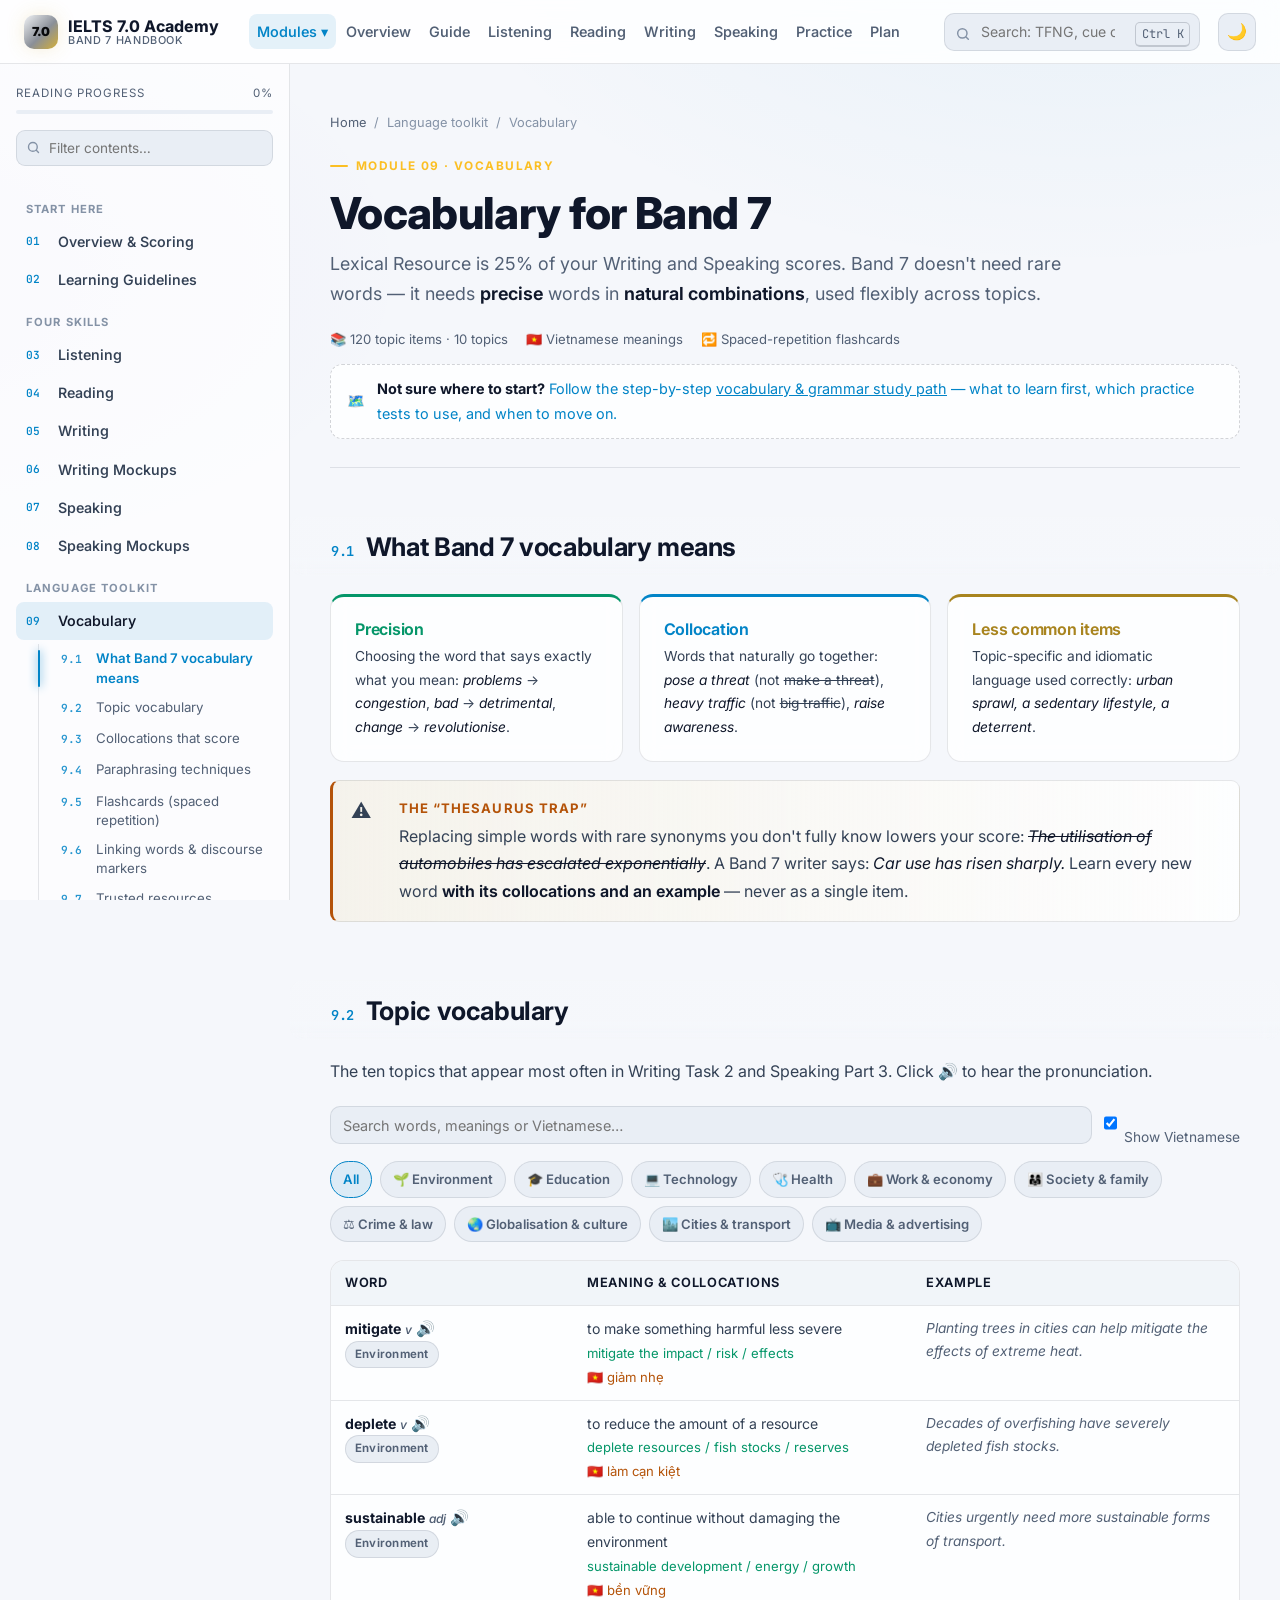
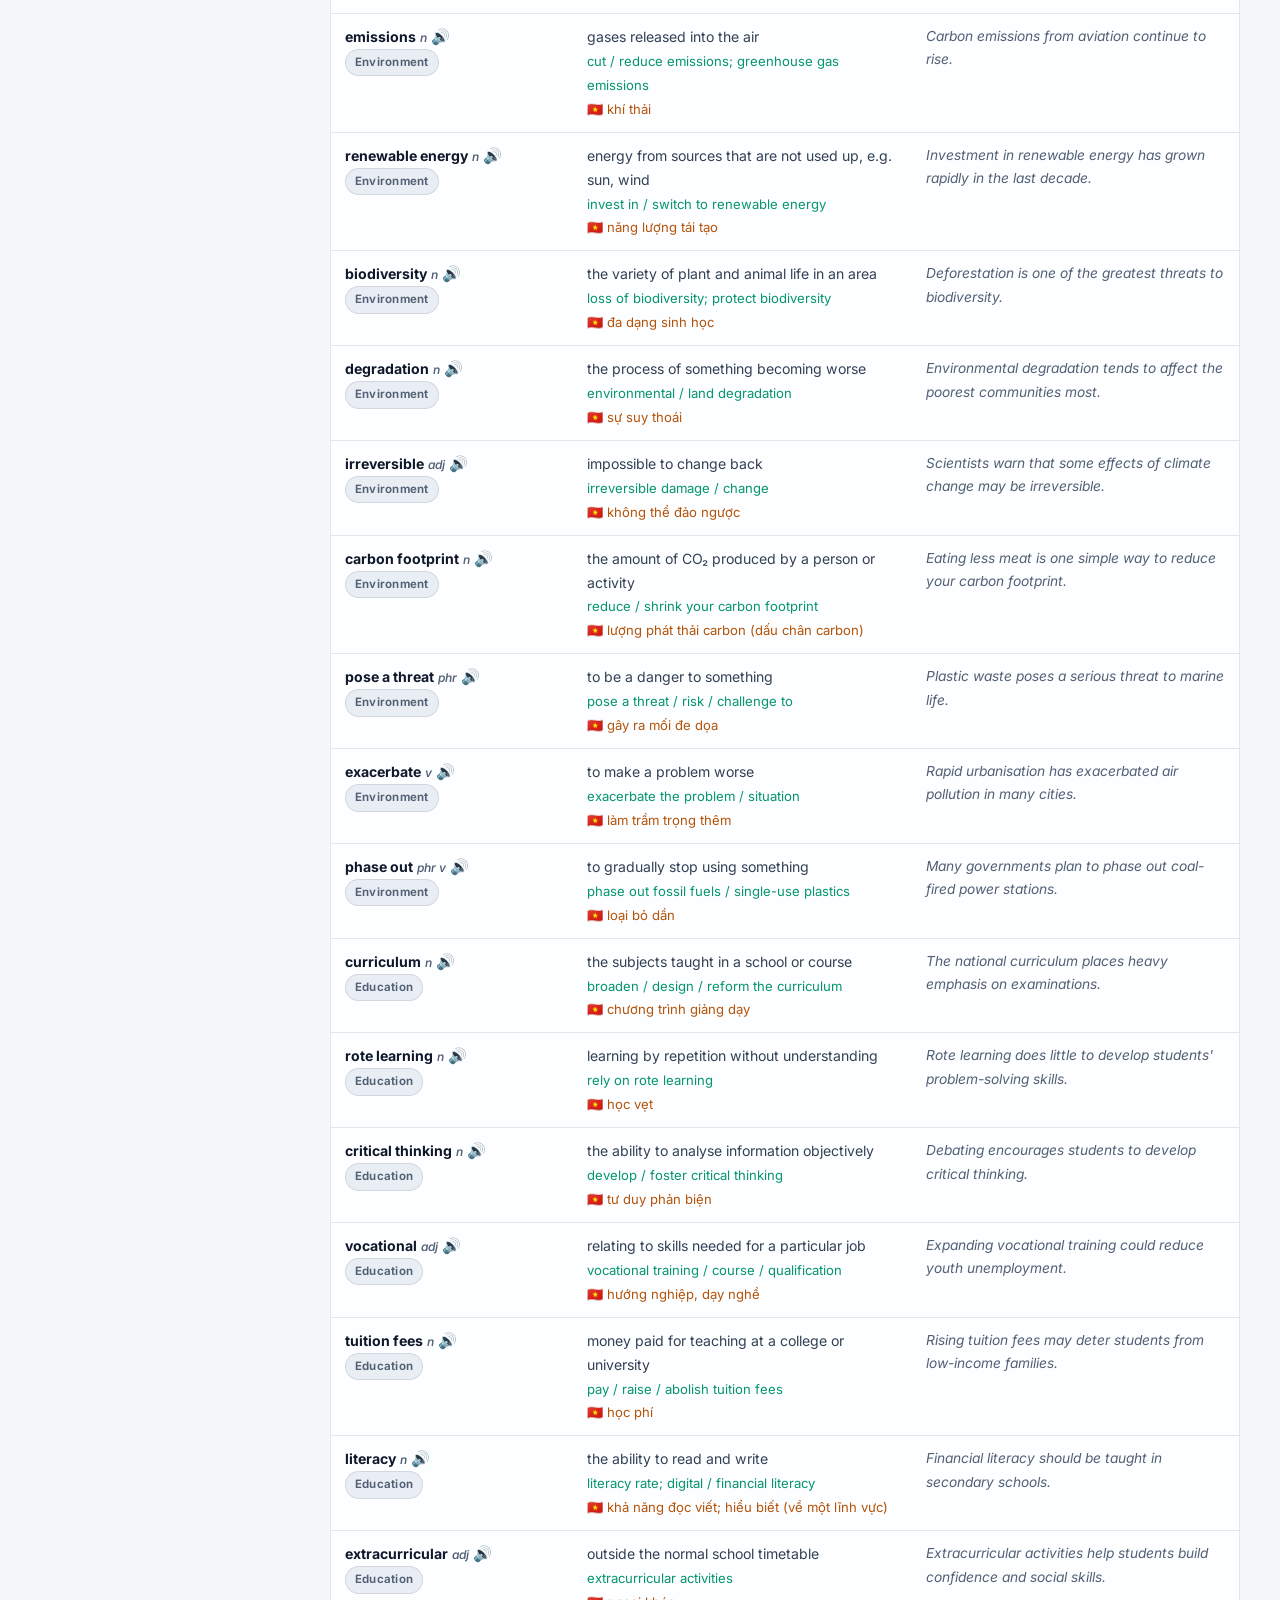
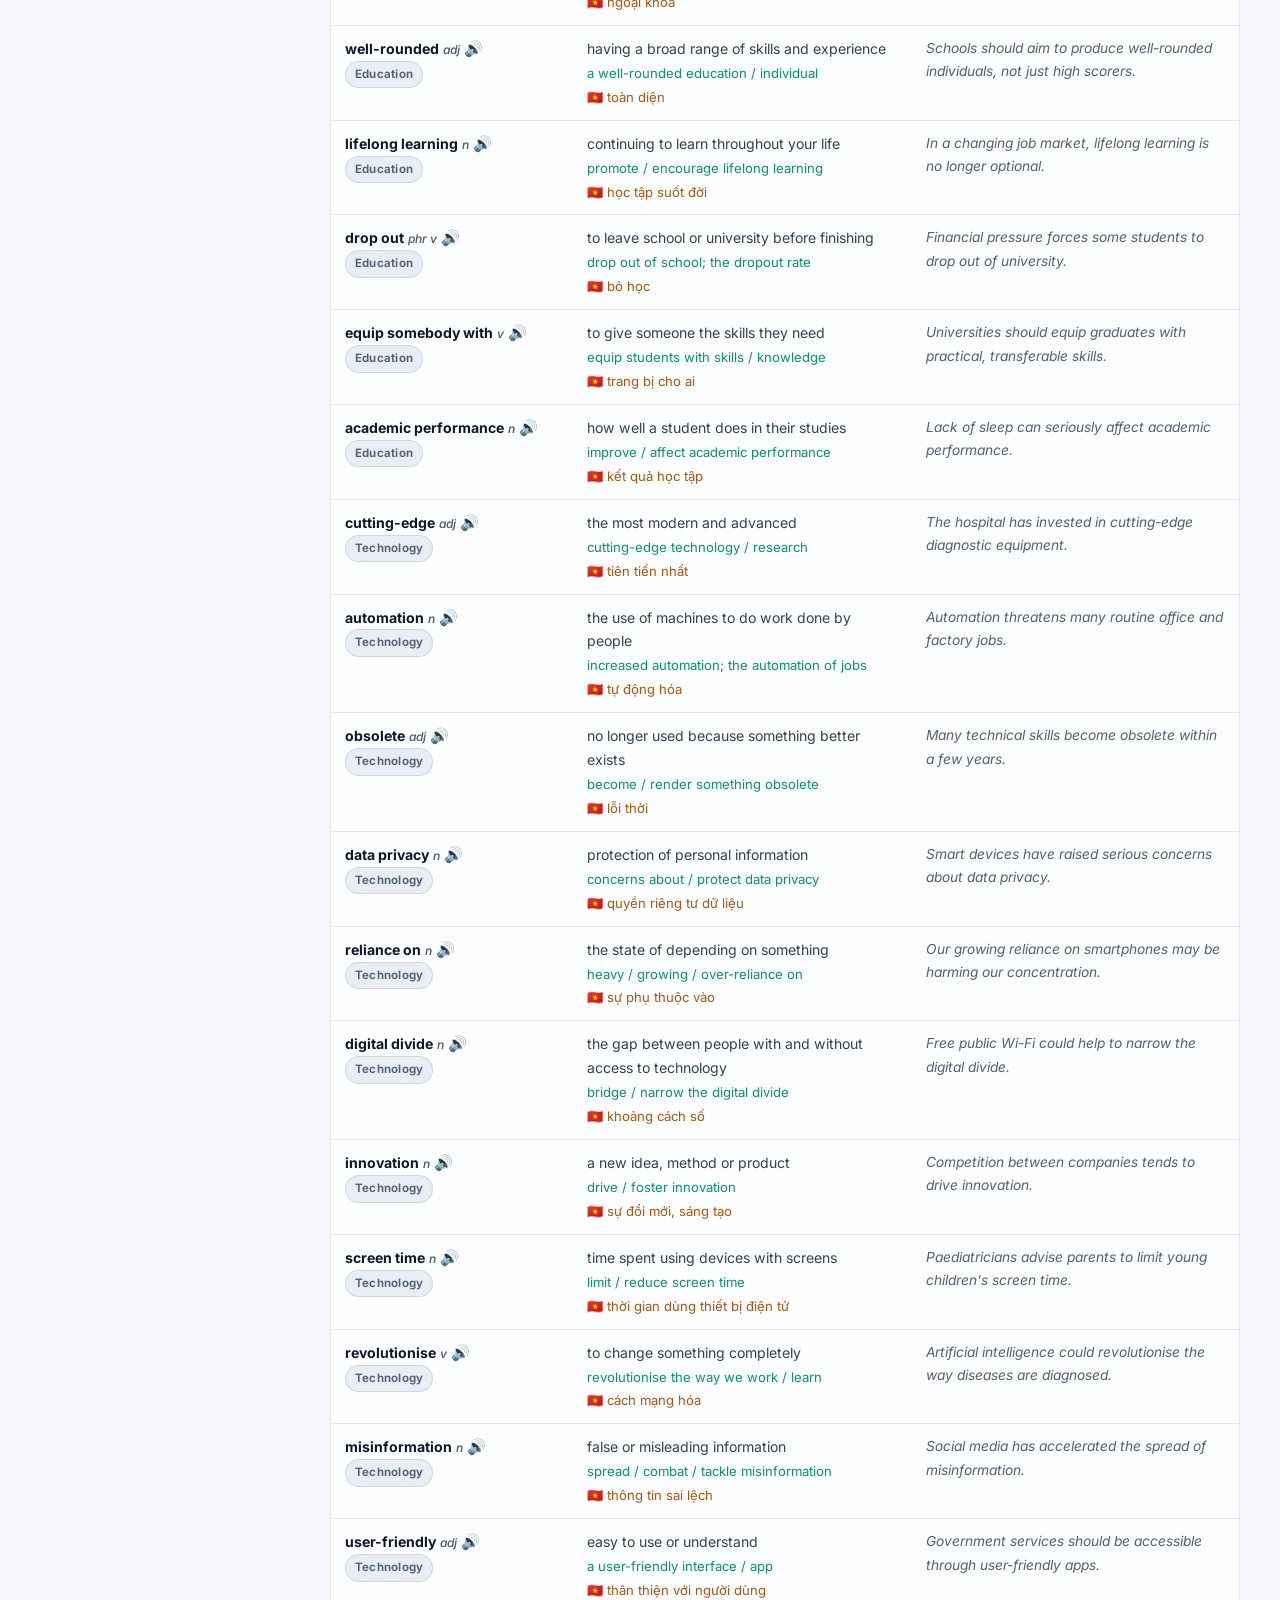
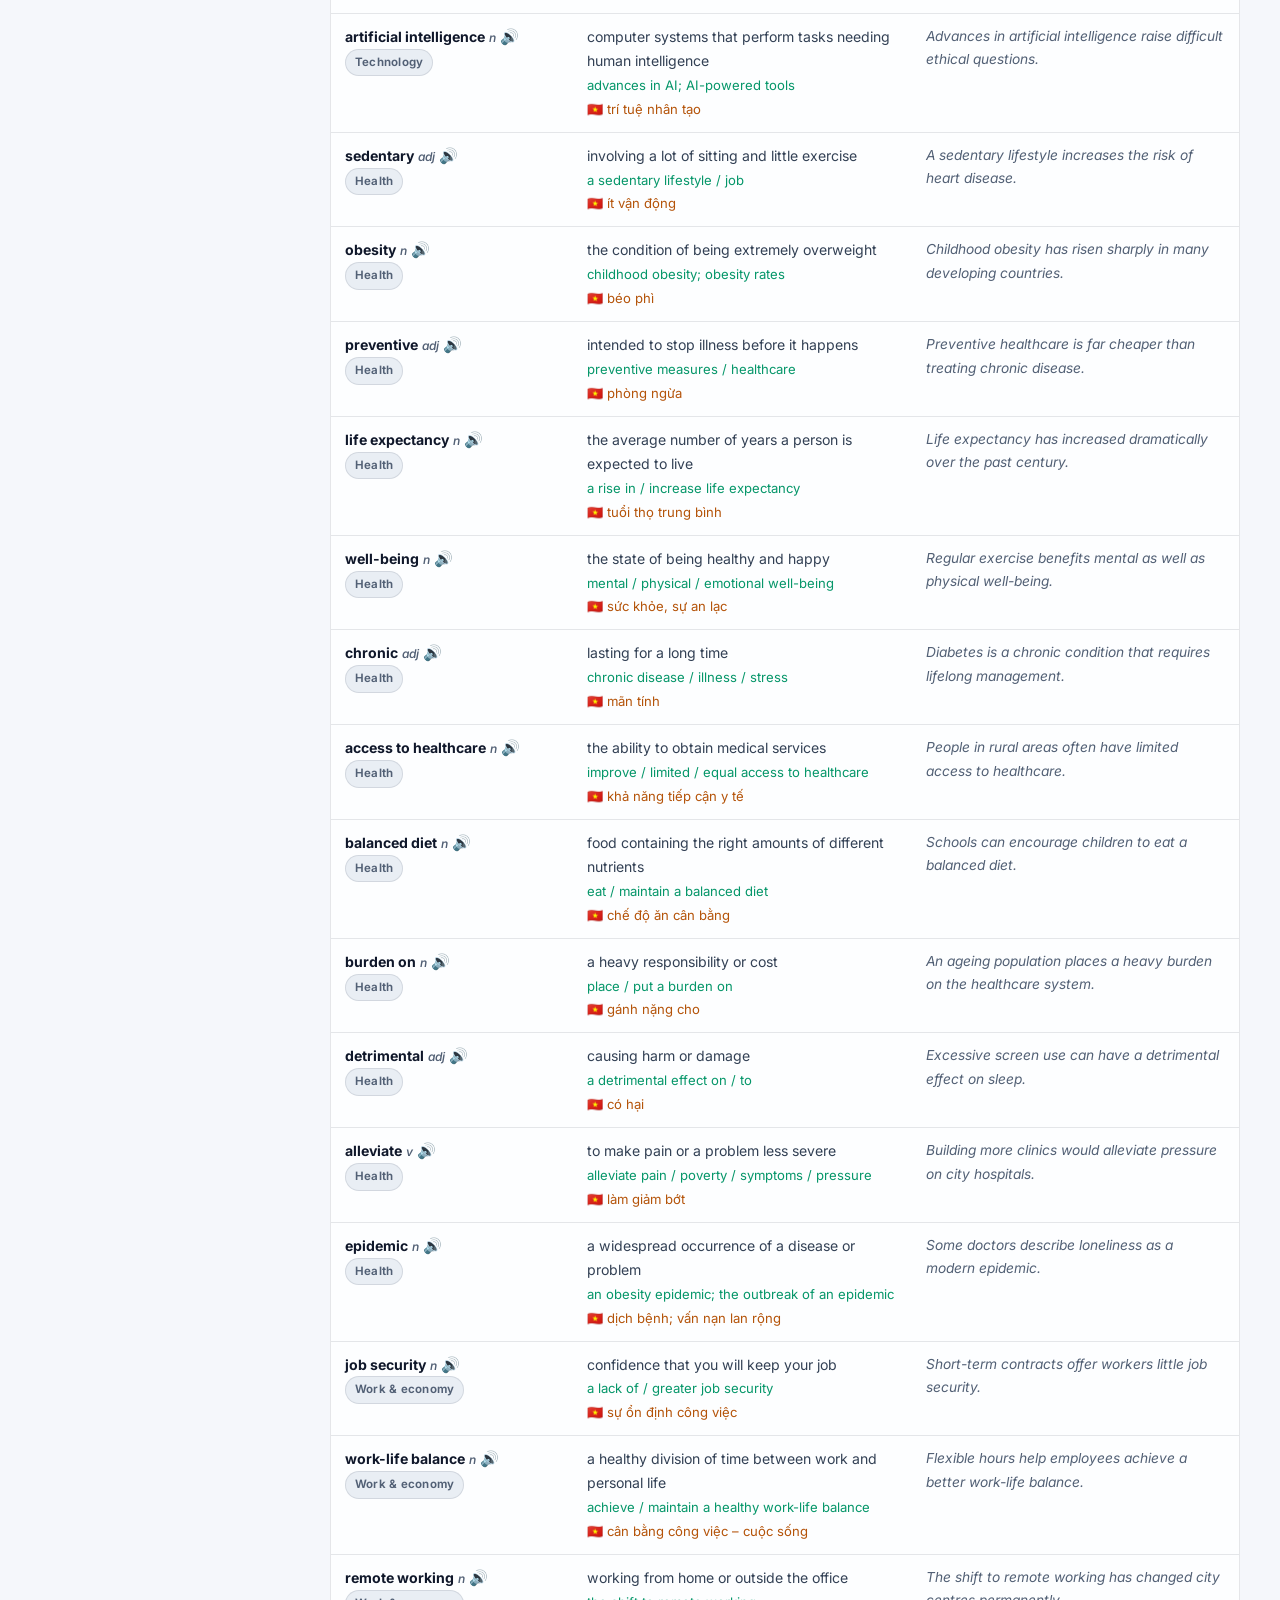
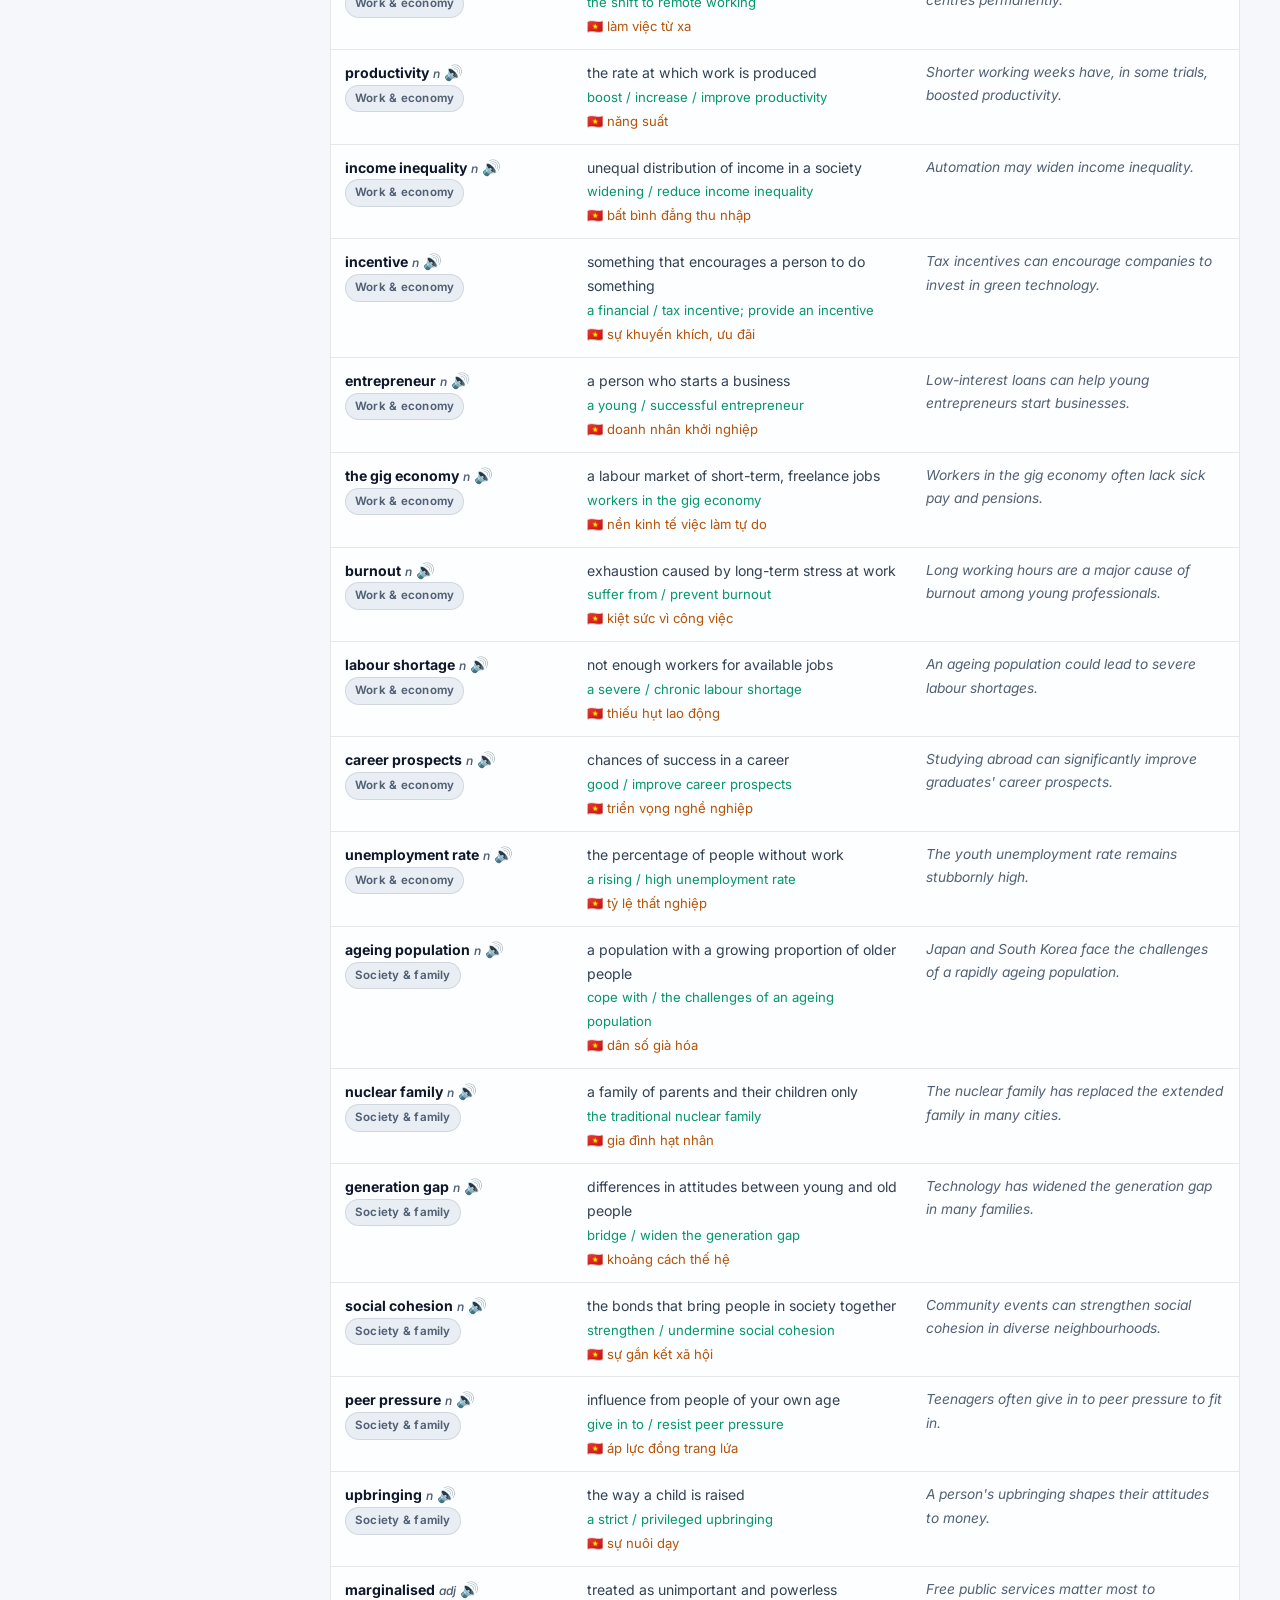
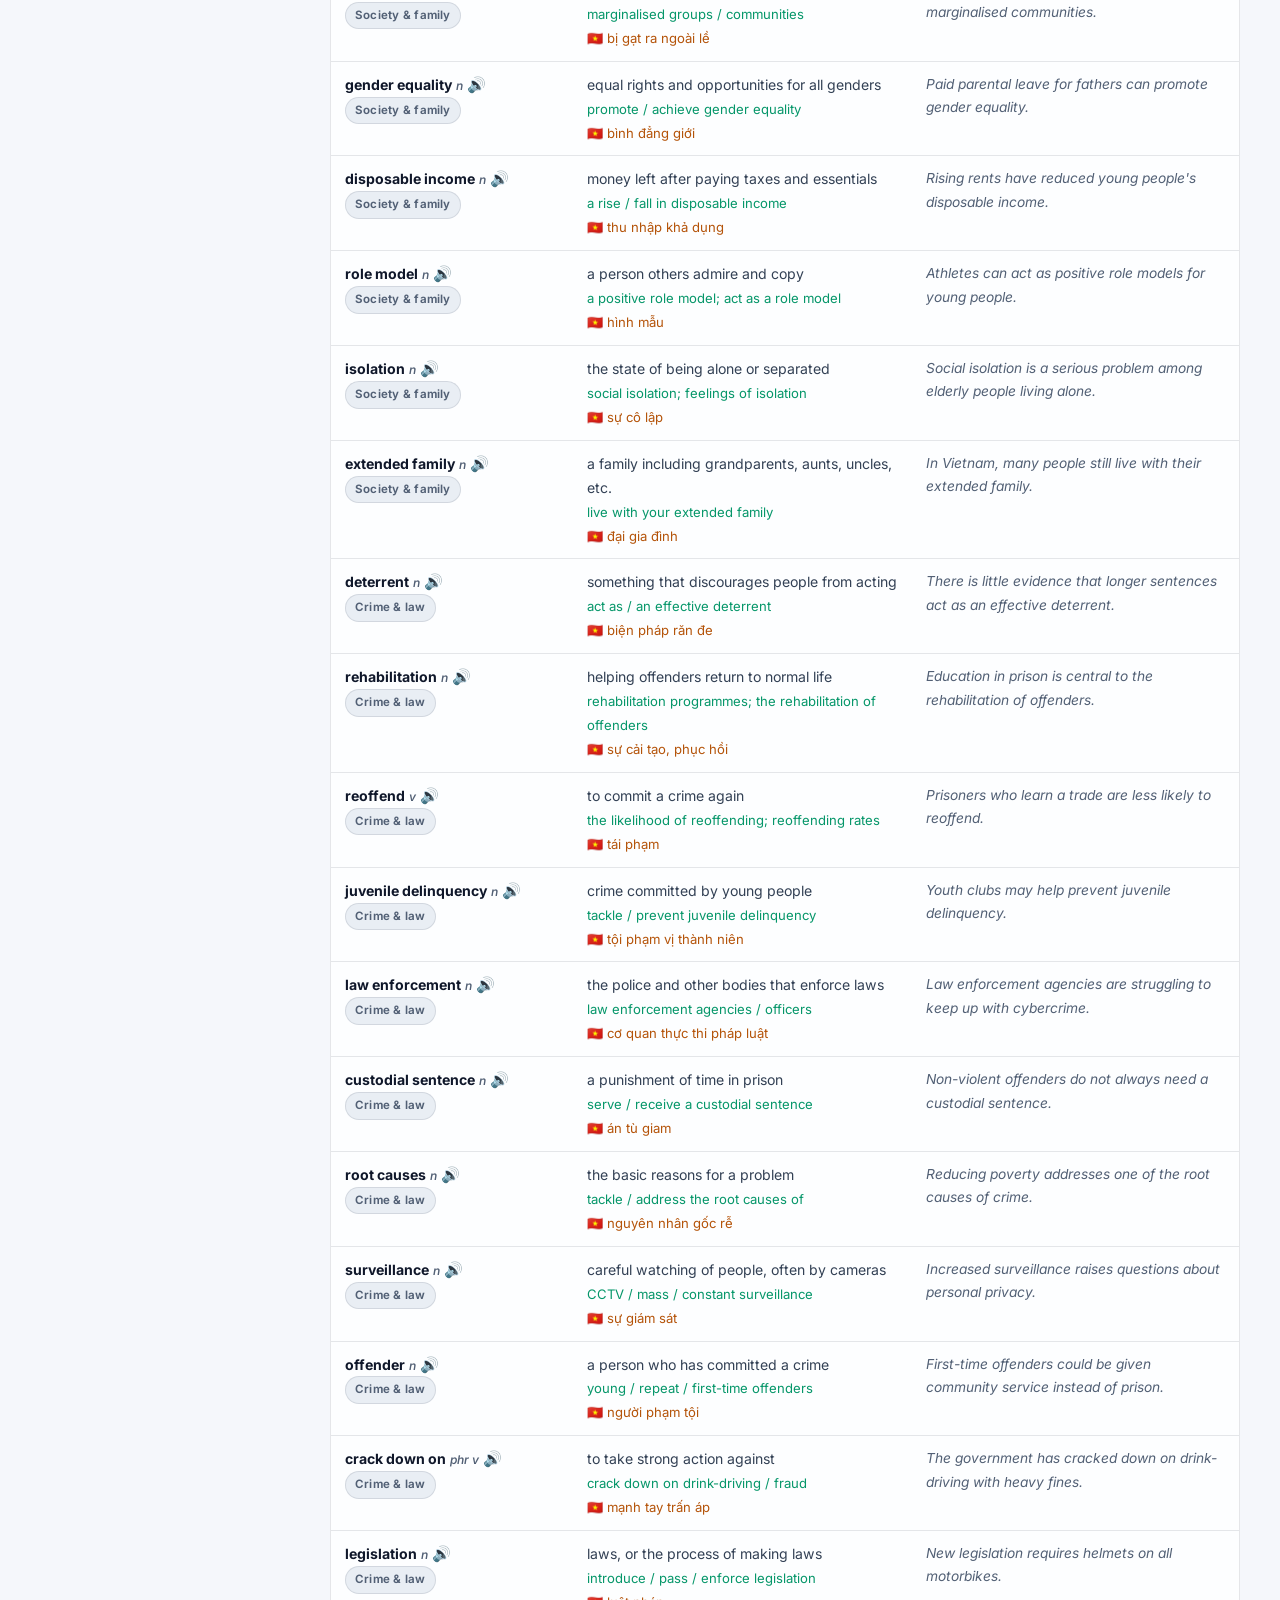
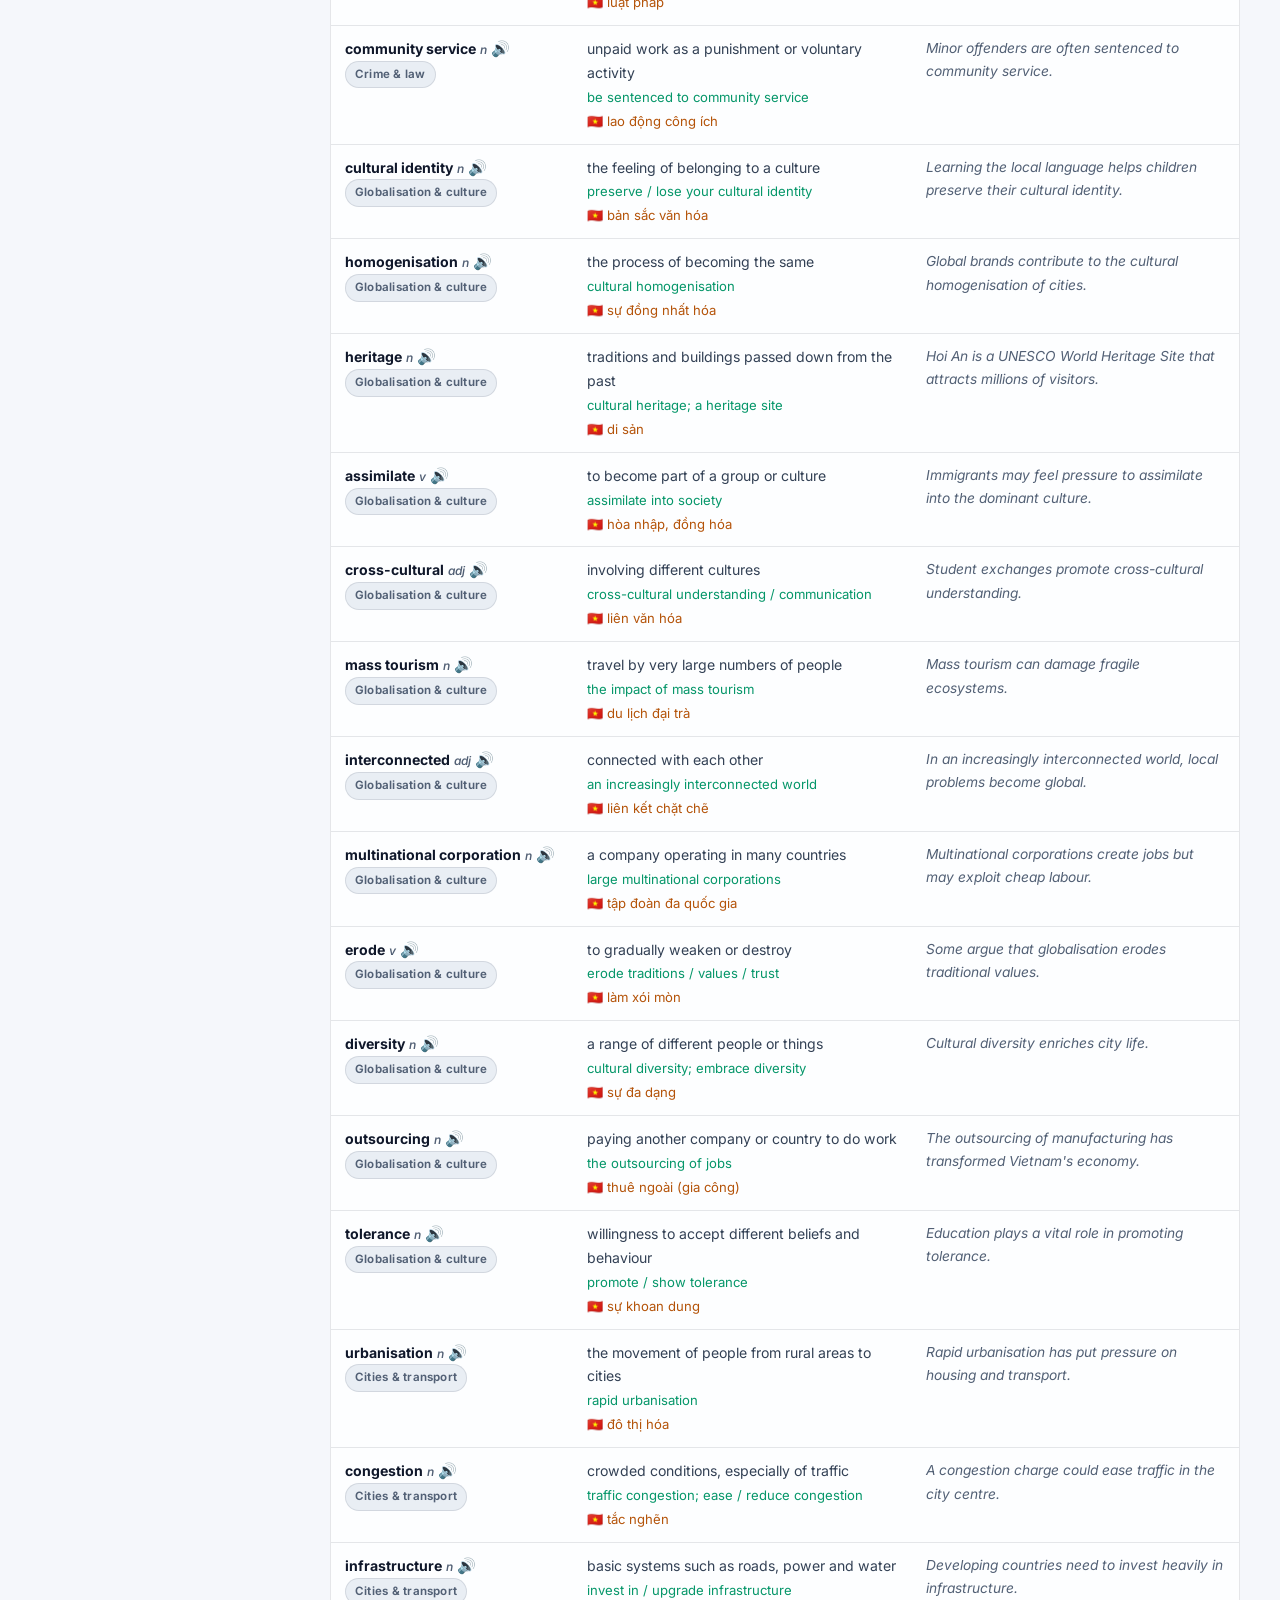
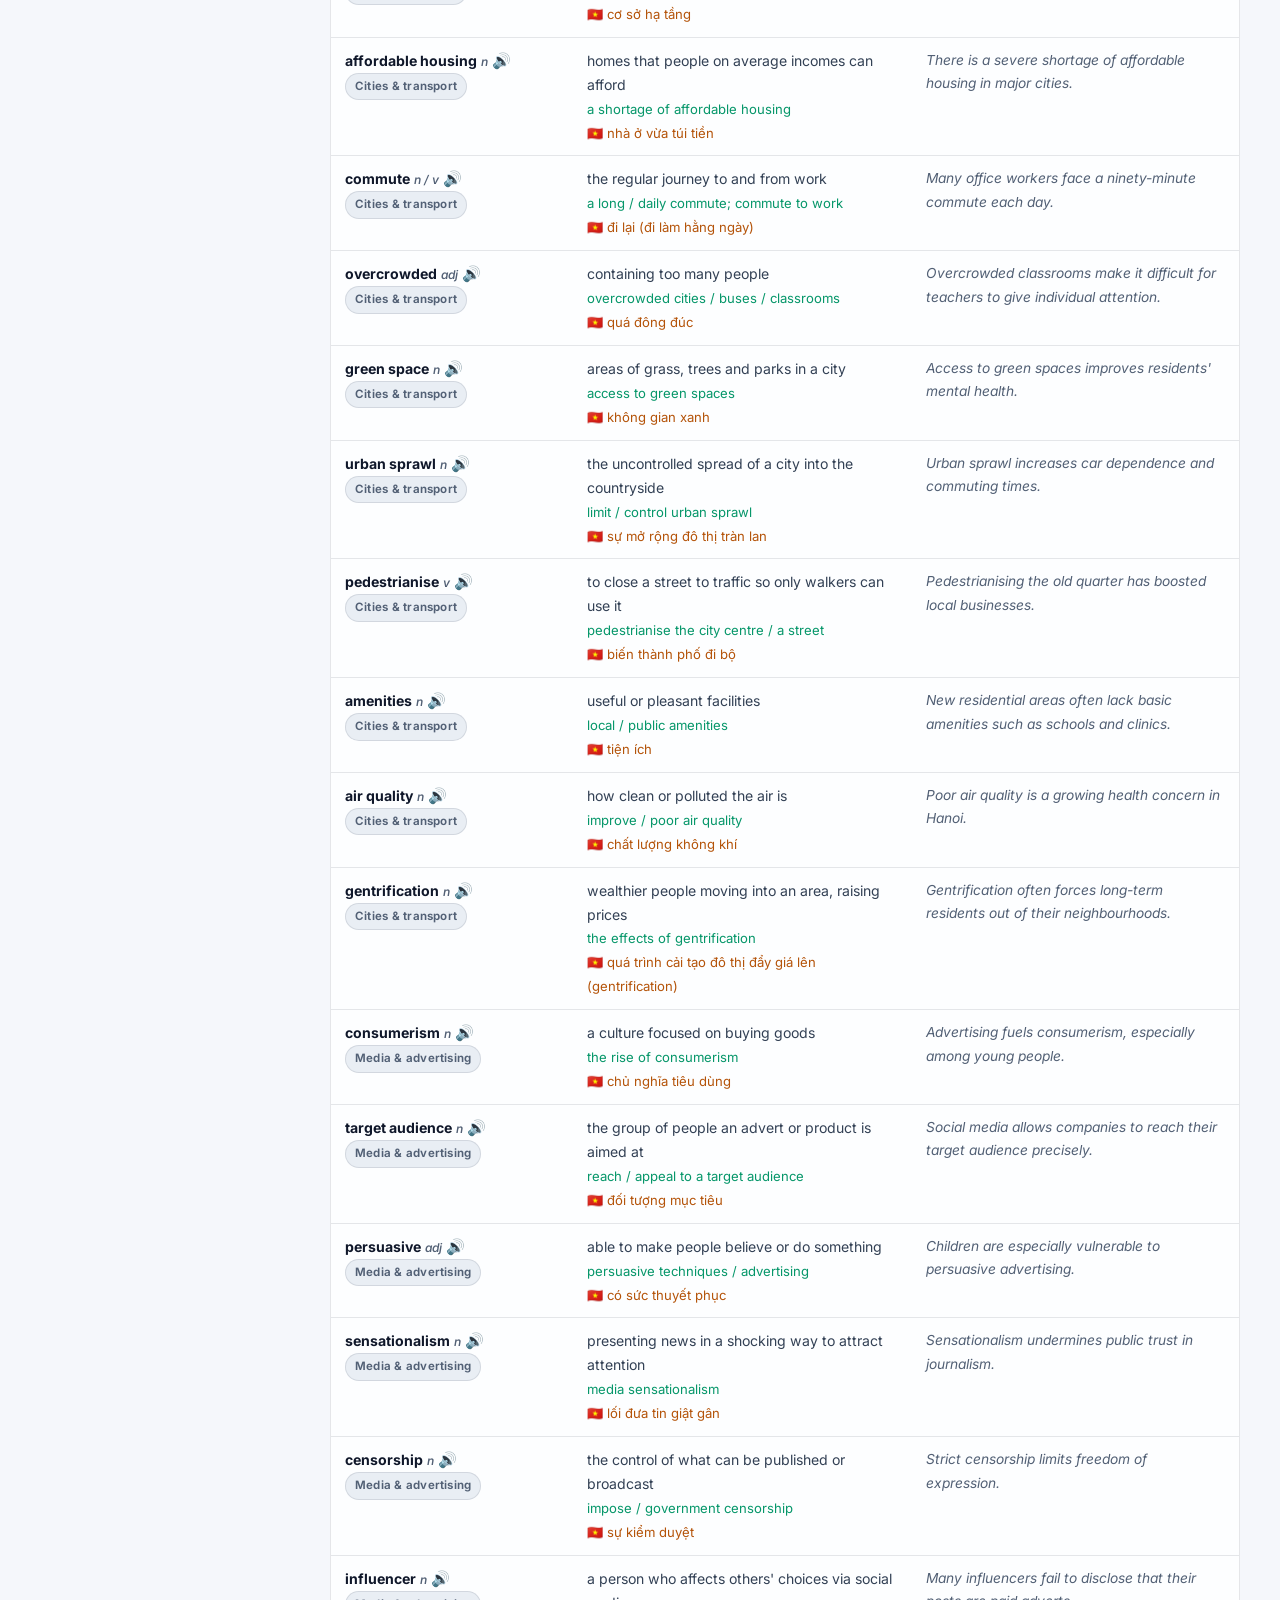
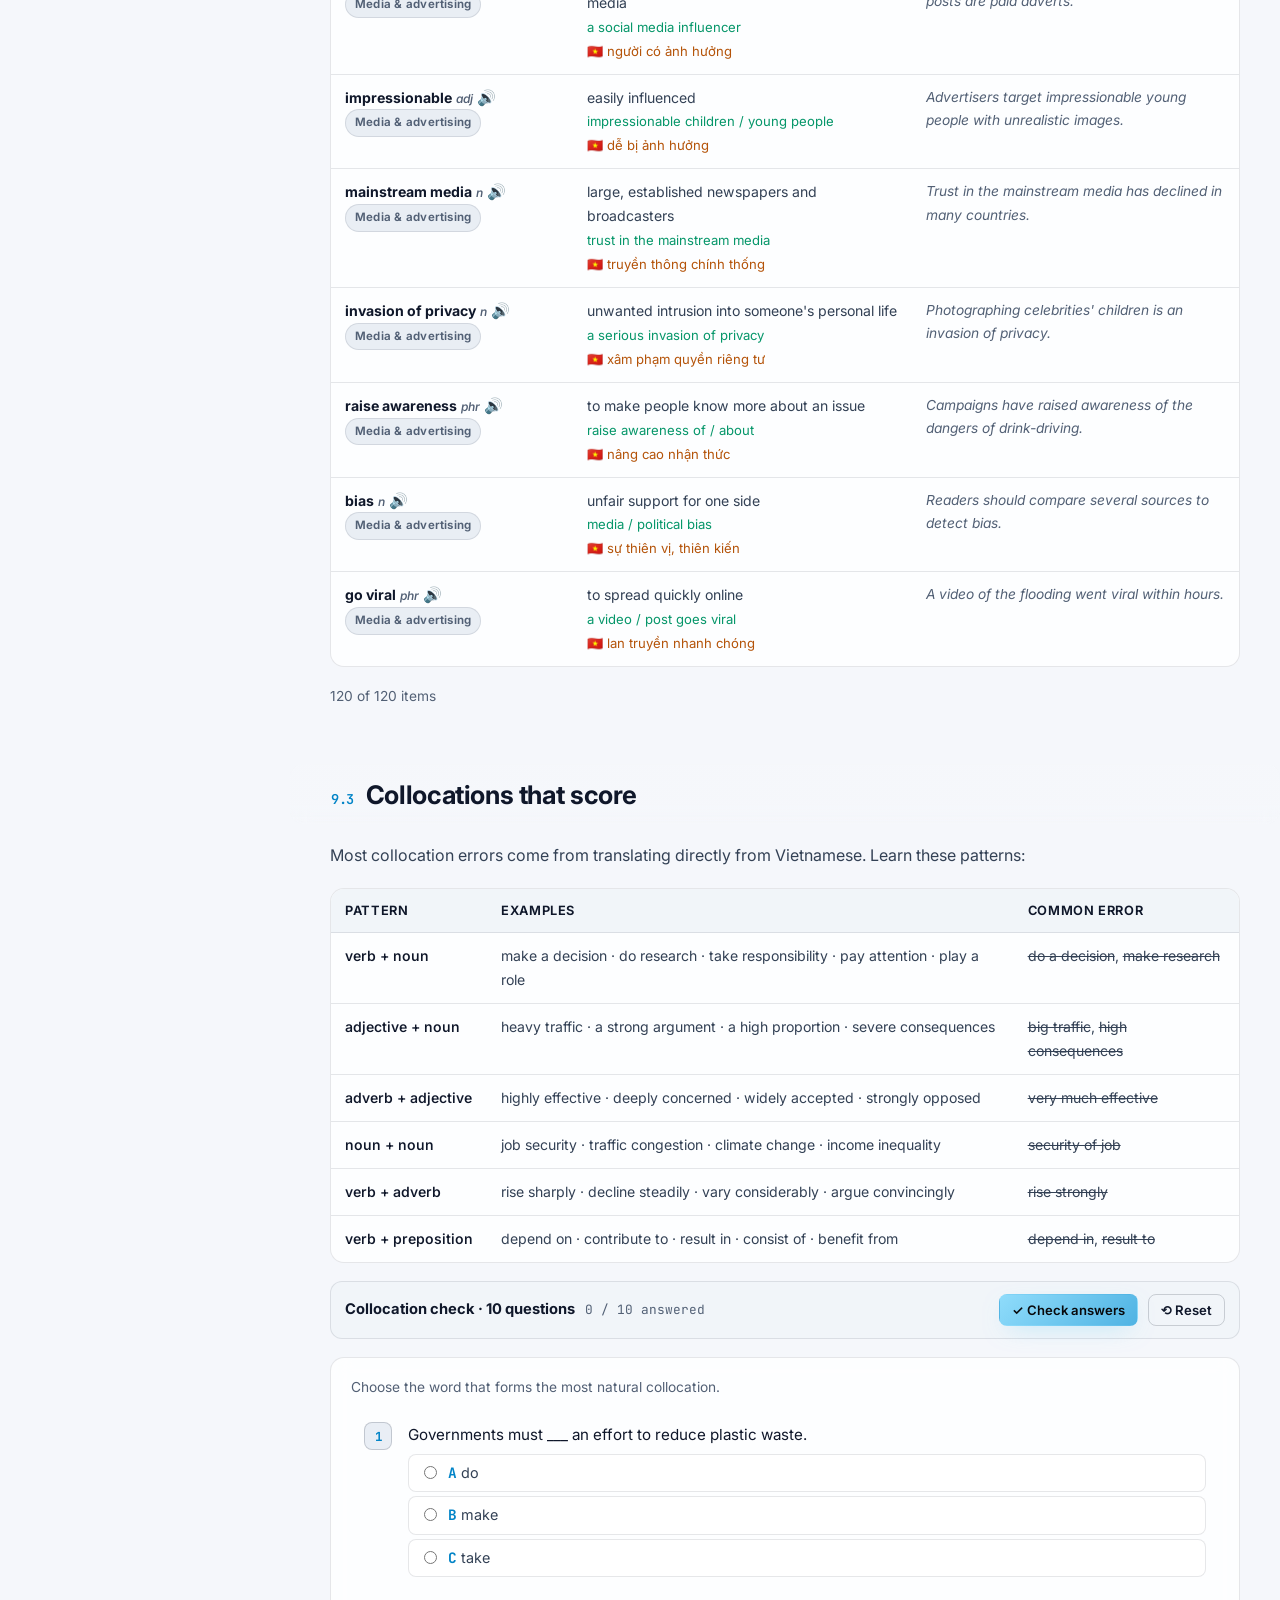
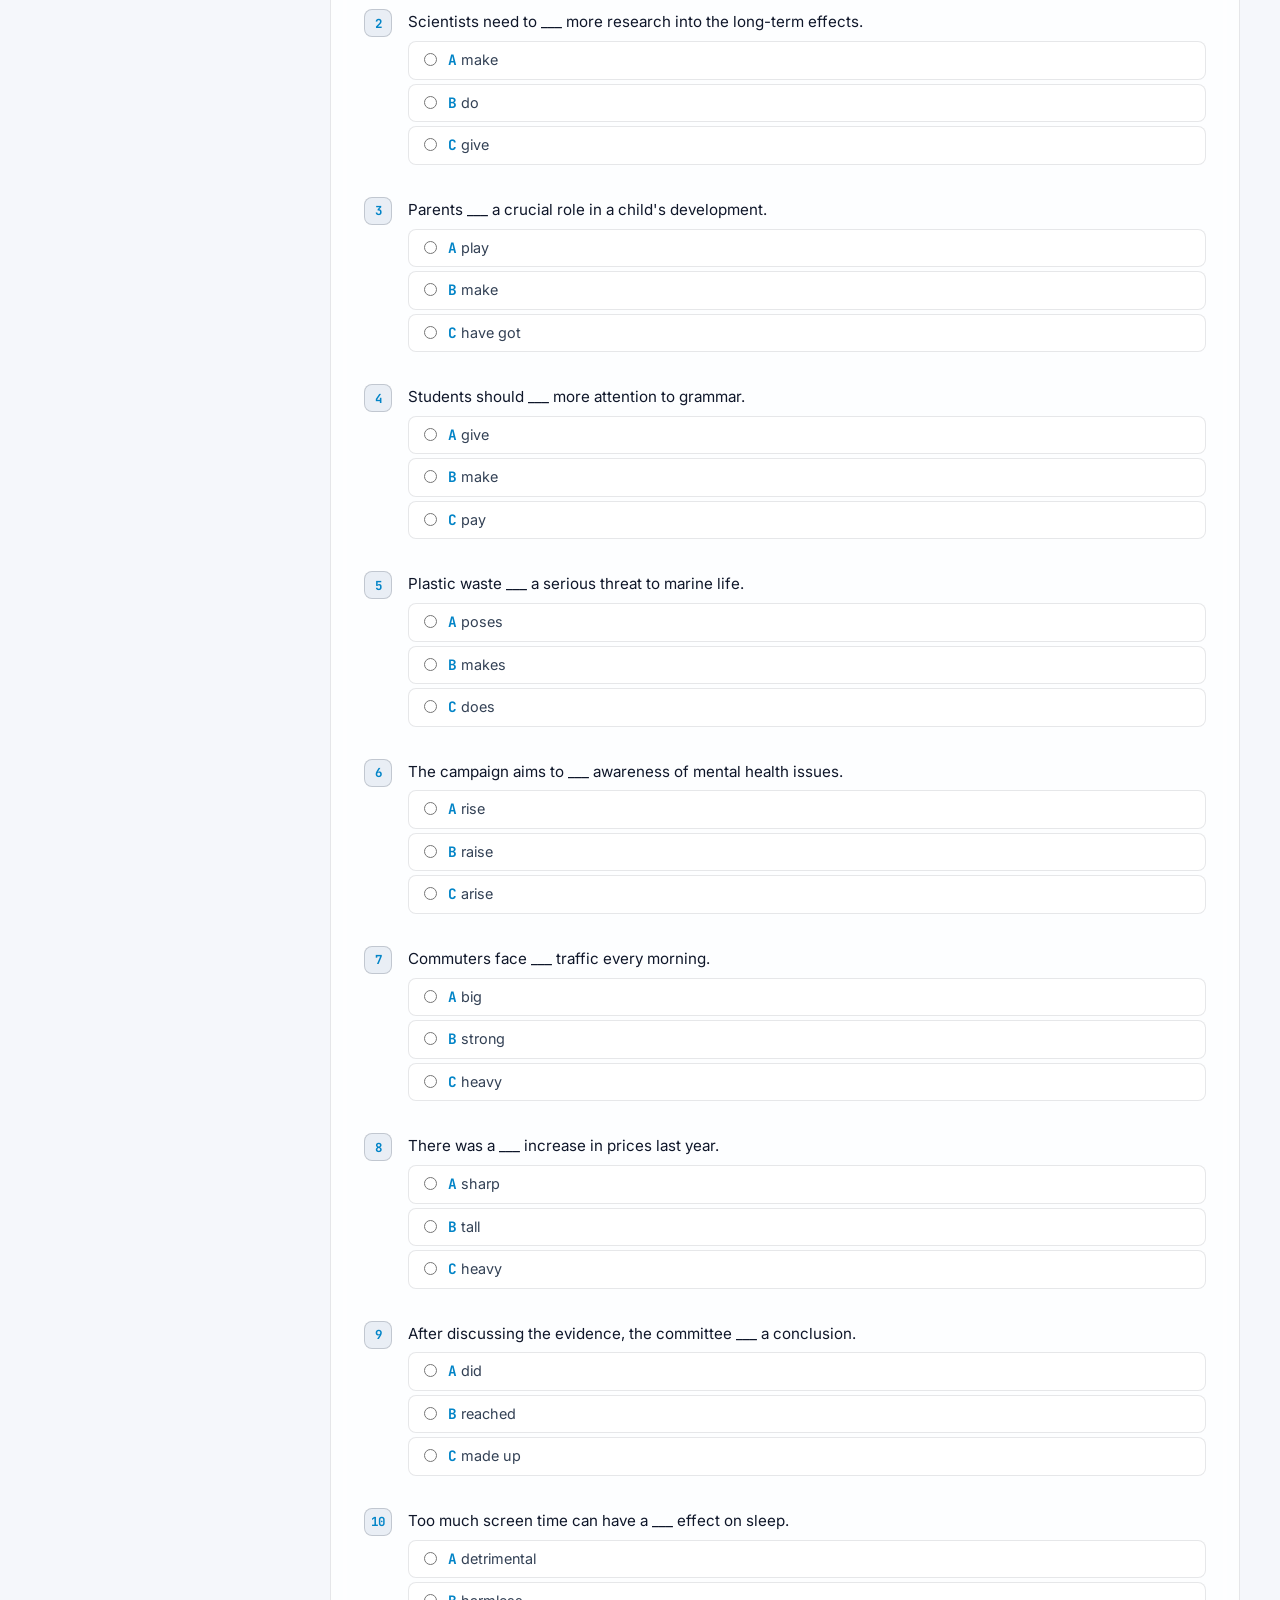
<file: ielts-academy/vocabulary.html>
<!doctype html>
<html lang="en">
<head>
  <meta charset="utf-8">
  <meta name="viewport" content="width=device-width, initial-scale=1">
  <title>Vocabulary for Band 7 — IELTS 7.0 Academy</title>
  <meta name="description" content="IELTS vocabulary for Band 7: 120 topic words with collocations and Vietnamese meanings, collocation and paraphrasing practice, spaced-repetition flashcards and linking words.">
  <link rel="preconnect" href="https://fonts.googleapis.com">
  <link rel="preconnect" href="https://fonts.gstatic.com" crossorigin>
  <link href="https://fonts.googleapis.com/css2?family=Inter:wght@400;500;600;700;800&family=JetBrains+Mono:wght@400;600;700&family=Source+Serif+4:ital,wght@0,400;0,600;1,400&display=swap" rel="stylesheet">
  <meta name="color-scheme" content="dark light">
  <link rel="stylesheet" href="assets/css/main.css?v=__BUILD__">
  <script>try{var t=localStorage.getItem("ielts-theme");if(t)document.documentElement.setAttribute("data-theme",t)}catch(e){}</script>
</head>
<body data-page="vocabulary">
  <div id="site-header"></div>
  <div class="layout">
    <aside class="sidebar" id="sidebar"></aside>
    <main class="content">
      <div class="content-inner">

        <header class="page-hero" style="--accent:#fbbf24">
          <nav class="crumbs"><a href="index.html">Home</a><span>/</span><span>Language toolkit</span><span>/</span><span>Vocabulary</span></nav>
          <div class="eyebrow">Module 09 · Vocabulary</div>
          <h1>Vocabulary for Band 7</h1>
          <p class="lead">Lexical Resource is 25% of your Writing and Speaking scores. Band 7 doesn't need rare words — it needs <strong>precise</strong> words in <strong>natural combinations</strong>, used flexibly across topics.</p>
          <div class="page-meta"><span>📚 120 topic items · 10 topics</span><span>🇻🇳 Vietnamese meanings</span><span>🔁 Spaced-repetition flashcards</span></div>
          <a class="guide-link" href="guide.html#foundation"><span>🗺️</span><span><b>Not sure where to start?</b> Follow the step-by-step <u>vocabulary & grammar study path</u> — what to learn first, which practice tests to use, and when to move on.</span></a>
        </header>

        <section class="doc-section" id="lexical" data-title="What Band 7 vocabulary means">
          <div class="sec-head"><h2><span class="sec-num">9.1</span>What Band 7 vocabulary means</h2></div>
          <div class="grid grid-3">
            <div class="glass card accent" style="--accent:var(--green)"><h4>Precision</h4><p class="small">Choosing the word that says exactly what you mean: <em>problems</em> → <em>congestion</em>, <em>bad</em> → <em>detrimental</em>, <em>change</em> → <em>revolutionise</em>.</p></div>
            <div class="glass card accent" style="--accent:var(--blue)"><h4>Collocation</h4><p class="small">Words that naturally go together: <em>pose a threat</em> (not <s>make a threat</s>), <em>heavy traffic</em> (not <s>big traffic</s>), <em>raise awareness</em>.</p></div>
            <div class="glass card accent" style="--accent:var(--gold)"><h4>Less common items</h4><p class="small">Topic-specific and idiomatic language used correctly: <em>urban sprawl, a sedentary lifestyle, a deterrent</em>.</p></div>
          </div>
          <div class="callout warn">
            <div class="ci">⚠️</div>
            <div><span class="ct">The “thesaurus trap”</span>
              <p>Replacing simple words with rare synonyms you don't fully know lowers your score: <em><s>The utilisation of automobiles has escalated exponentially</s></em>. A Band 7 writer says: <em>Car use has risen sharply.</em> Learn every new word <strong>with its collocations and an example</strong> — never as a single item.</p>
            </div>
          </div>
        </section>

        <section class="doc-section" id="topics" data-title="Topic vocabulary">
          <div class="sec-head"><h2><span class="sec-num">9.2</span>Topic vocabulary</h2></div>
          <p>The ten topics that appear most often in Writing Task 2 and Speaking Part 3. Click 🔊 to hear the pronunciation.</p>
          <div class="vocab-tools">
            <input id="v-search" type="search" placeholder="Search words, meanings or Vietnamese…" aria-label="Search vocabulary">
            <label class="small muted"><input type="checkbox" id="v-vi" checked> Show Vietnamese</label>
          </div>
          <div class="vocab-tools" id="v-pills" role="group" aria-label="Filter by topic"></div>
          <div class="table-wrap">
            <table class="t" id="v-table">
              <thead><tr><th style="width:24%">Word</th><th>Meaning & collocations</th><th style="width:36%">Example</th></tr></thead>
              <tbody></tbody>
            </table>
          </div>
          <p class="small muted" id="v-count"></p>
        </section>

        <section class="doc-section" id="collocations" data-title="Collocations that score">
          <div class="sec-head"><h2><span class="sec-num">9.3</span>Collocations that score</h2></div>
          <p>Most collocation errors come from translating directly from Vietnamese. Learn these patterns:</p>
          <div class="table-wrap">
            <table class="t">
              <thead><tr><th>Pattern</th><th>Examples</th><th>Common error</th></tr></thead>
              <tbody>
                <tr><td>verb + noun</td><td>make a decision · do research · take responsibility · pay attention · play a role</td><td><s>do a decision</s>, <s>make research</s></td></tr>
                <tr><td>adjective + noun</td><td>heavy traffic · a strong argument · a high proportion · severe consequences</td><td><s>big traffic</s>, <s>high consequences</s></td></tr>
                <tr><td>adverb + adjective</td><td>highly effective · deeply concerned · widely accepted · strongly opposed</td><td><s>very much effective</s></td></tr>
                <tr><td>noun + noun</td><td>job security · traffic congestion · climate change · income inequality</td><td><s>security of job</s></td></tr>
                <tr><td>verb + adverb</td><td>rise sharply · decline steadily · vary considerably · argue convincingly</td><td><s>rise strongly</s></td></tr>
                <tr><td>verb + preposition</td><td>depend on · contribute to · result in · consist of · benefit from</td><td><s>depend in</s>, <s>result to</s></td></tr>
              </tbody>
            </table>
          </div>
          <div id="col-quiz"></div>
        </section>

        <section class="doc-section" id="paraphrasing" data-title="Paraphrasing techniques">
          <div class="sec-head"><h2><span class="sec-num">9.4</span>Paraphrasing techniques</h2></div>
          <p>Paraphrasing is tested in Reading and Listening and rewarded in Writing (introductions) and Speaking. Combine two or more techniques for a natural result:</p>
          <div class="table-wrap">
            <table class="t">
              <thead><tr><th>Technique</th><th>Original</th><th>Paraphrase</th></tr></thead>
              <tbody>
                <tr><td>1. Synonyms</td><td>Many people <em>think</em> that <em>children</em> should…</td><td>Many people <em>believe</em> that <em>young people</em> should…</td></tr>
                <tr><td>2. Word form</td><td>Technology has <em>developed</em> rapidly.</td><td>There has been rapid technological <em>development</em>.</td></tr>
                <tr><td>3. Active ↔ passive</td><td>Governments should <em>fund</em> public transport.</td><td>Public transport should <em>be funded</em> by the state.</td></tr>
                <tr><td>4. Clause structure</td><td>People live longer, so there are more elderly people.</td><td><em>As a result of</em> increased life expectancy, the proportion of elderly people is growing.</td></tr>
                <tr><td>5. General ↔ specific</td><td>Watching TV, playing games and using phones…</td><td><em>Screen-based activities</em>…</td></tr>
              </tbody>
            </table>
          </div>
          <div id="para-quiz"></div>
        </section>

        <section class="doc-section" id="flashcards" data-title="Flashcards (spaced repetition)">
          <div class="sec-head"><h2><span class="sec-num">9.5</span>Flashcards (spaced repetition)</h2></div>
          <p>Each card moves through five boxes. Cards you know come back after longer gaps (1 → 3 → 7 → 14 days); cards you miss come back today. As the Reading passage on forgetting explains, reviewing <em>just before</em> you forget is the most efficient way to learn. Progress is saved in this browser.</p>
          <div class="fc-wrap">
            <div>
              <div class="flashcard" id="fc" tabindex="0" aria-label="Flashcard: press Space to flip">
                <div class="fc-inner">
                  <div class="fc-face fc-front"></div>
                  <div class="fc-face fc-back"></div>
                </div>
              </div>
              <div class="fc-actions">
                <button class="btn danger" id="fc-again" type="button">↺ Again <kbd>1</kbd></button>
                <button class="btn" id="fc-good" type="button">✓ Good <kbd>2</kbd></button>
                <button class="btn on" id="fc-easy" type="button">★ Easy <kbd>3</kbd></button>
              </div>
            </div>
            <div class="glass card">
              <h4 style="margin-top:0">Session</h4>
              <label class="small muted">Topic <select class="inp" id="fc-topic"></select></label>
              <label class="small muted" style="display:block;margin-top:8px"><input type="checkbox" id="fc-rev"> Show the meaning first (reverse)</label>
              <div class="leitner" id="fc-boxes"></div>
              <p class="small" id="fc-info"></p>
              <div class="row"><button class="btn sm" id="fc-cram" type="button">Practise all (ignore schedule)</button><button class="btn sm ghost danger" id="fc-reset" type="button">Reset progress</button></div>
              <p class="small muted" style="margin-top:10px">Keys: <kbd>Space</kbd> flip · <kbd>1</kbd> again · <kbd>2</kbd> good · <kbd>3</kbd> easy</p>
            </div>
          </div>
        </section>

        <section class="doc-section" id="linking" data-title="Linking words & discourse markers">
          <div class="sec-head"><h2><span class="sec-num">9.6</span>Linking words & discourse markers</h2></div>
          <p>Band 7 Coherence &amp; Cohesion rewards linking that is <strong>accurate and varied, not overused</strong>. Learn the grammar: some link clauses within a sentence, others start a new sentence.</p>
          <div class="table-wrap">
            <table class="t">
              <thead><tr><th>Function</th><th>Within a sentence</th><th>Starting a sentence</th><th>+ noun / -ing</th></tr></thead>
              <tbody>
                <tr><td>Contrast</td><td>although, while, whereas, but</td><td>However, Nevertheless, In contrast, On the other hand,</td><td>despite, in spite of, unlike</td></tr>
                <tr><td>Addition</td><td>and, as well as, not only… but also</td><td>Moreover, In addition, Furthermore, What is more,</td><td>in addition to, besides</td></tr>
                <tr><td>Cause</td><td>because, since, as</td><td>This is because…, The main reason is that…</td><td>because of, due to, owing to, as a result of</td></tr>
                <tr><td>Result</td><td>so, so that, which means that</td><td>As a result, Consequently, Therefore, For this reason,</td><td>resulting in, leading to</td></tr>
                <tr><td>Example</td><td>such as, including, like</td><td>For example, For instance, To illustrate,</td><td>such as, for example</td></tr>
                <tr><td>Condition</td><td>if, unless, provided that, as long as</td><td>Otherwise, In that case,</td><td>in the event of, without</td></tr>
                <tr><td>Concession</td><td>even though, even if</td><td>Admittedly, Of course, That said,</td><td>regardless of</td></tr>
                <tr><td>Conclusion</td><td>—</td><td>In conclusion, Overall, To sum up, On balance,</td><td>—</td></tr>
              </tbody>
            </table>
          </div>
          <div class="callout tip">
            <div class="ci">💡</div>
            <div><span class="ct">Reference beats linkers</span>
              <p>Words like <strong>this, these, such, the former/the latter, it, they, one</strong> link sentences more naturally than “Moreover” and are specifically mentioned in the Band 7 descriptor (“reference and substitution”). <em>Prices have soared. <b>This</b> has made <b>such</b> housing unaffordable for <b>those</b> on average incomes.</em></p>
            </div>
          </div>
        </section>

        <div id="pager"></div>
      </div>
    </main>
  </div>
  <div id="site-footer"></div>

  <script src="assets/js/data/vocab.js?v=__BUILD__"></script>
  <script src="assets/js/core.js?v=__BUILD__"></script>
  <script src="assets/js/quiz.js?v=__BUILD__"></script>
  <script src="assets/js/pages/vocabulary.js?v=__BUILD__"></script>
</body>
</html>
</file>
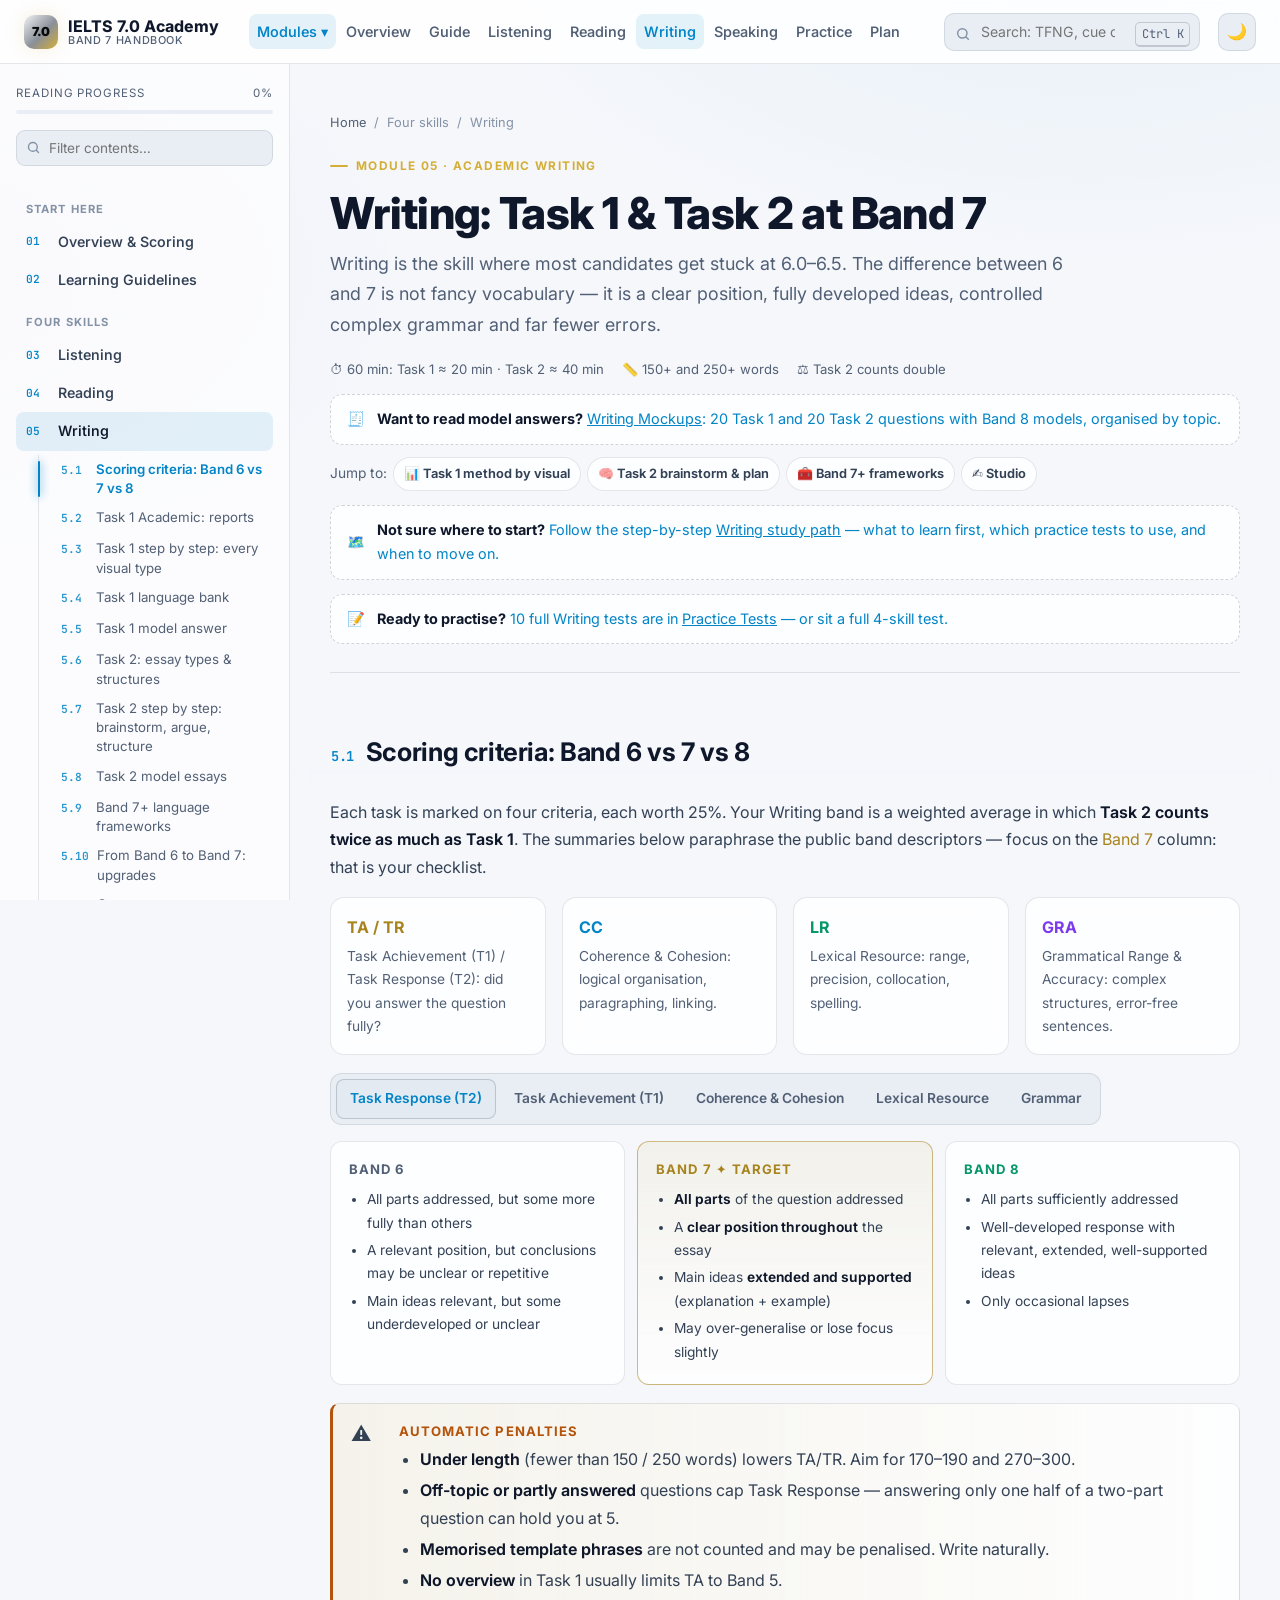
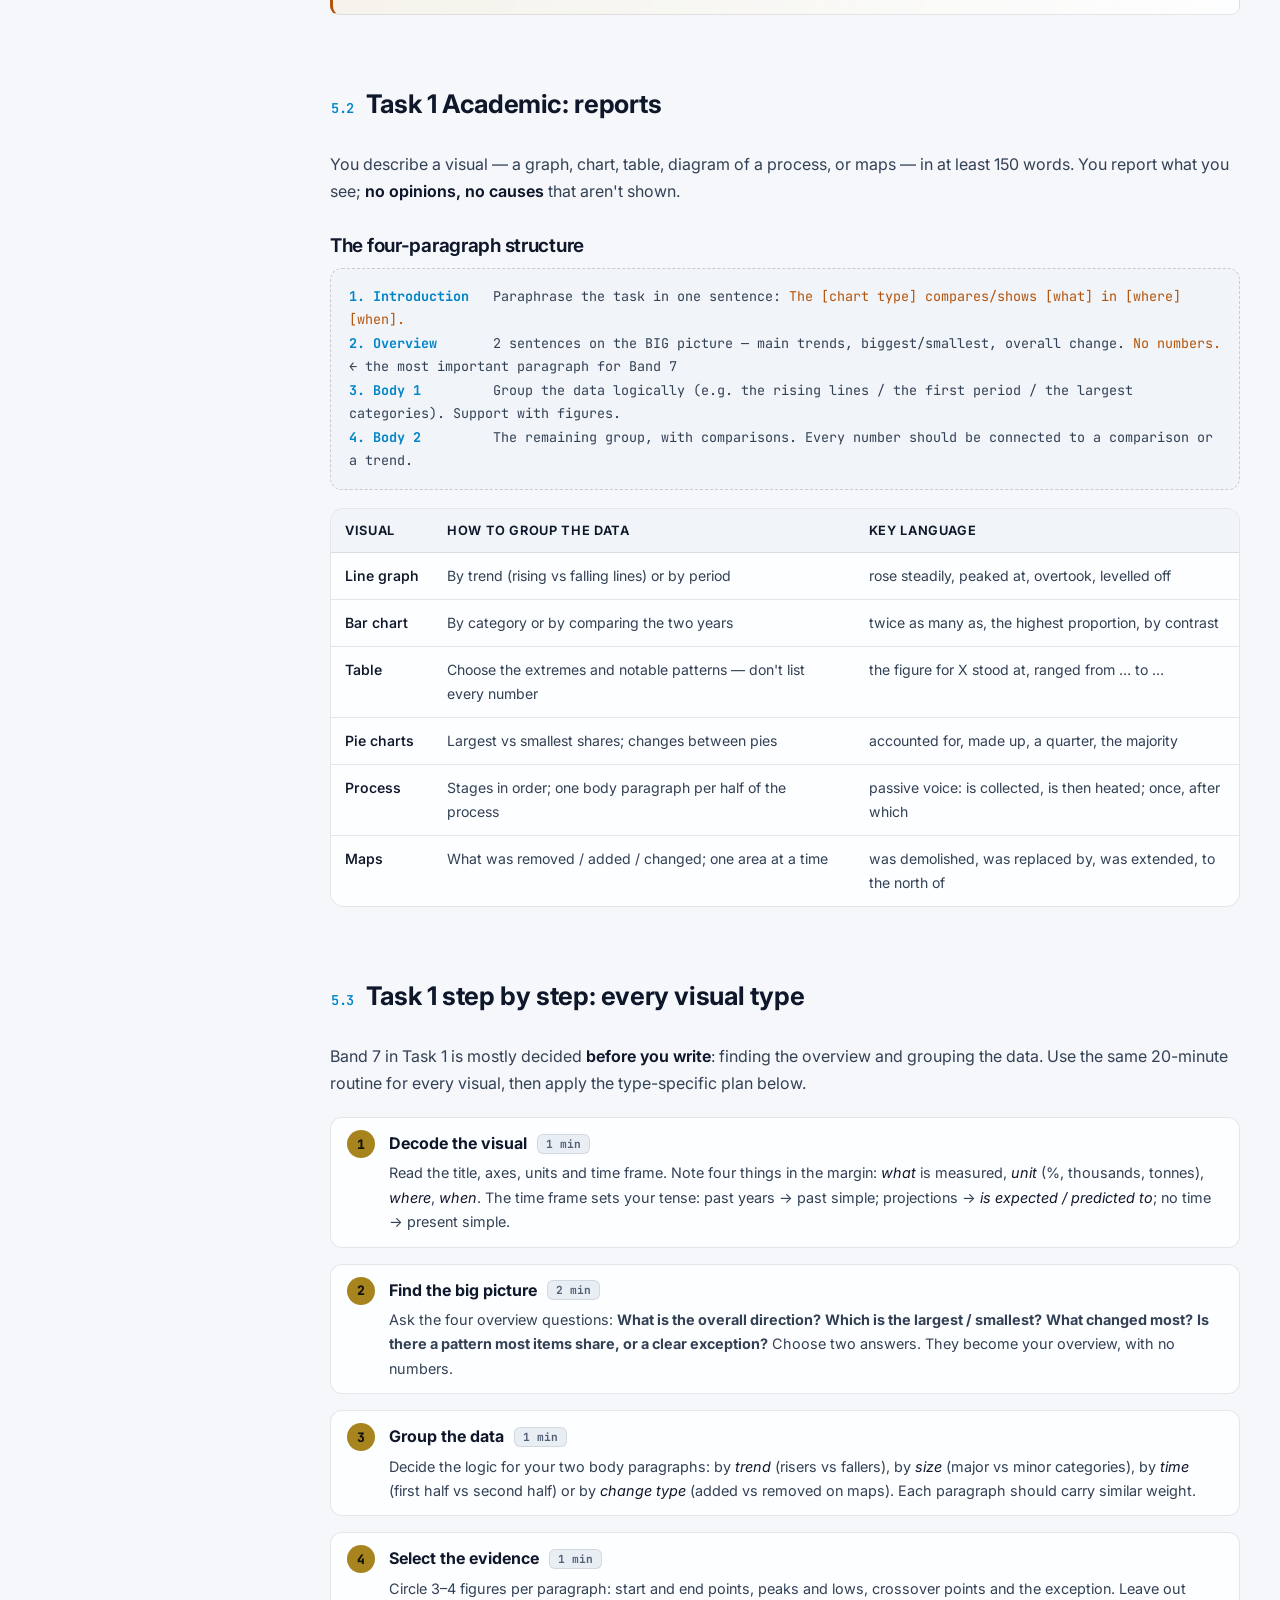
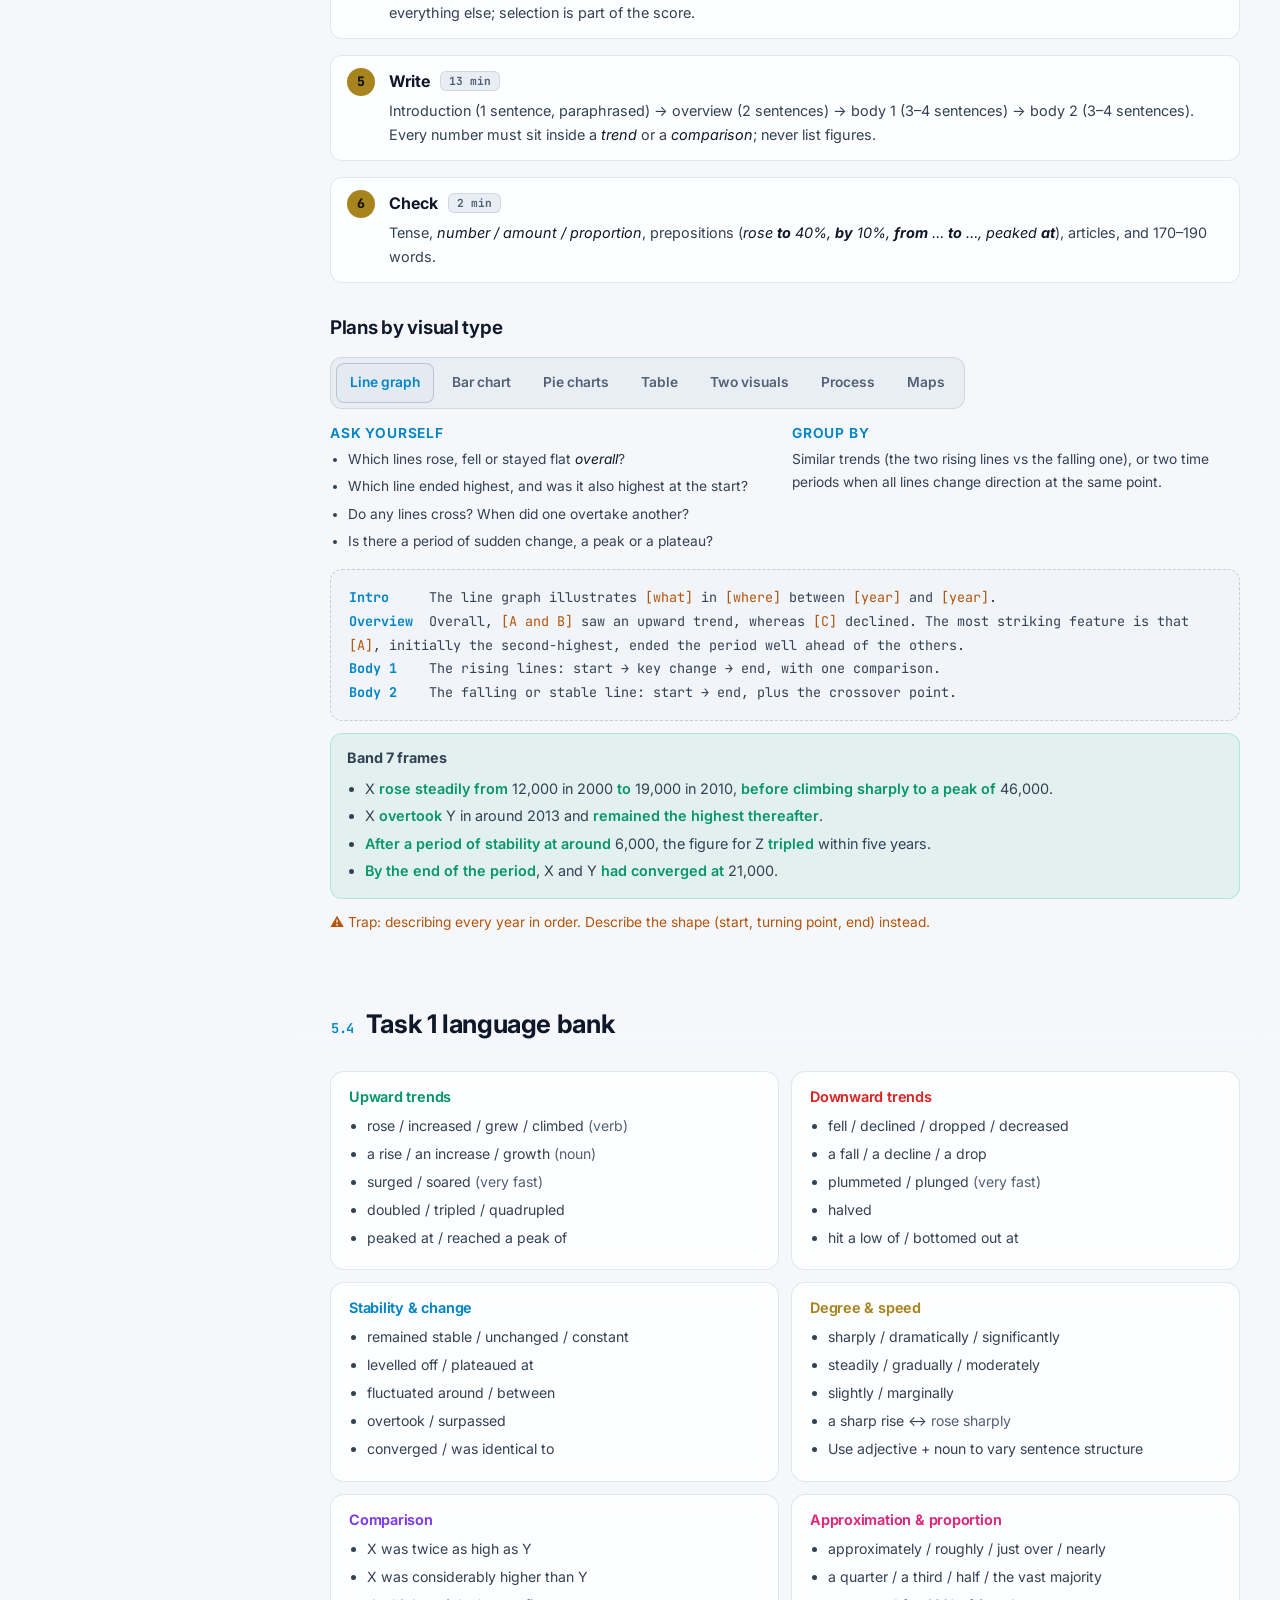
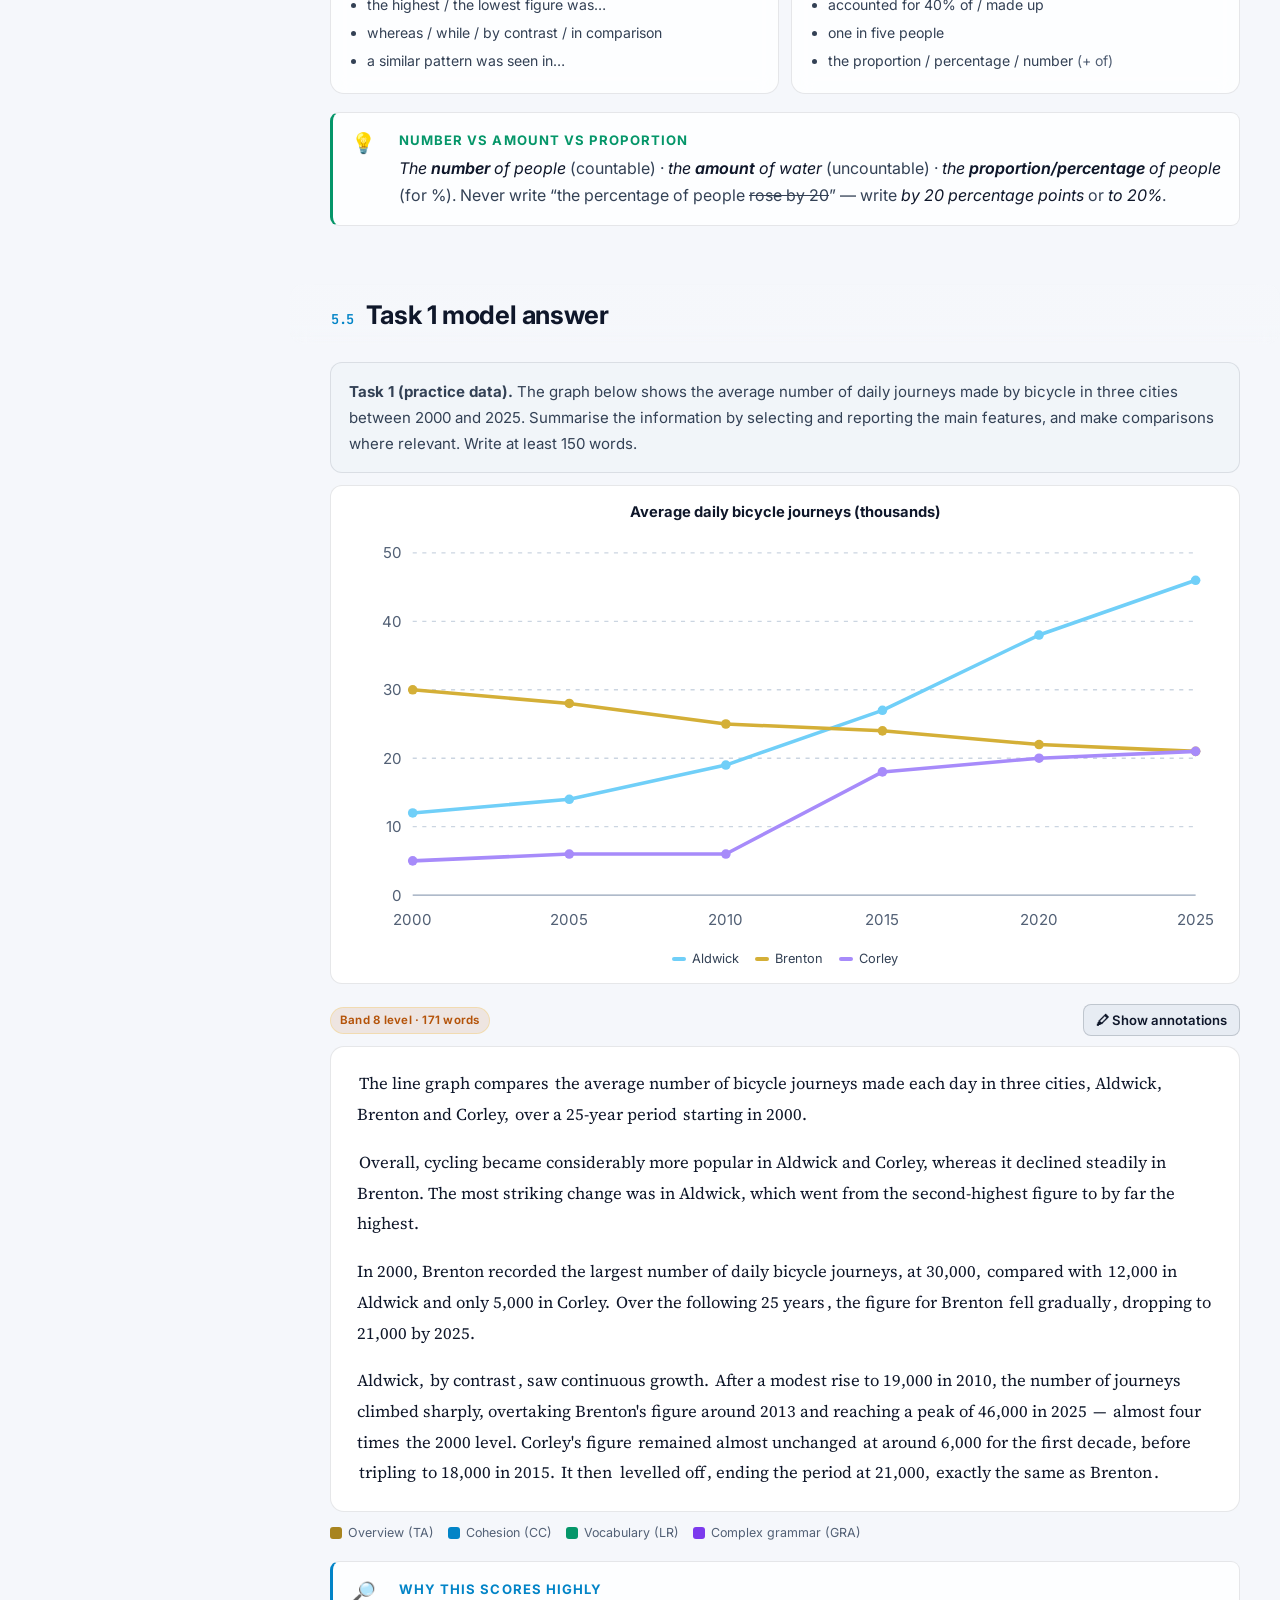
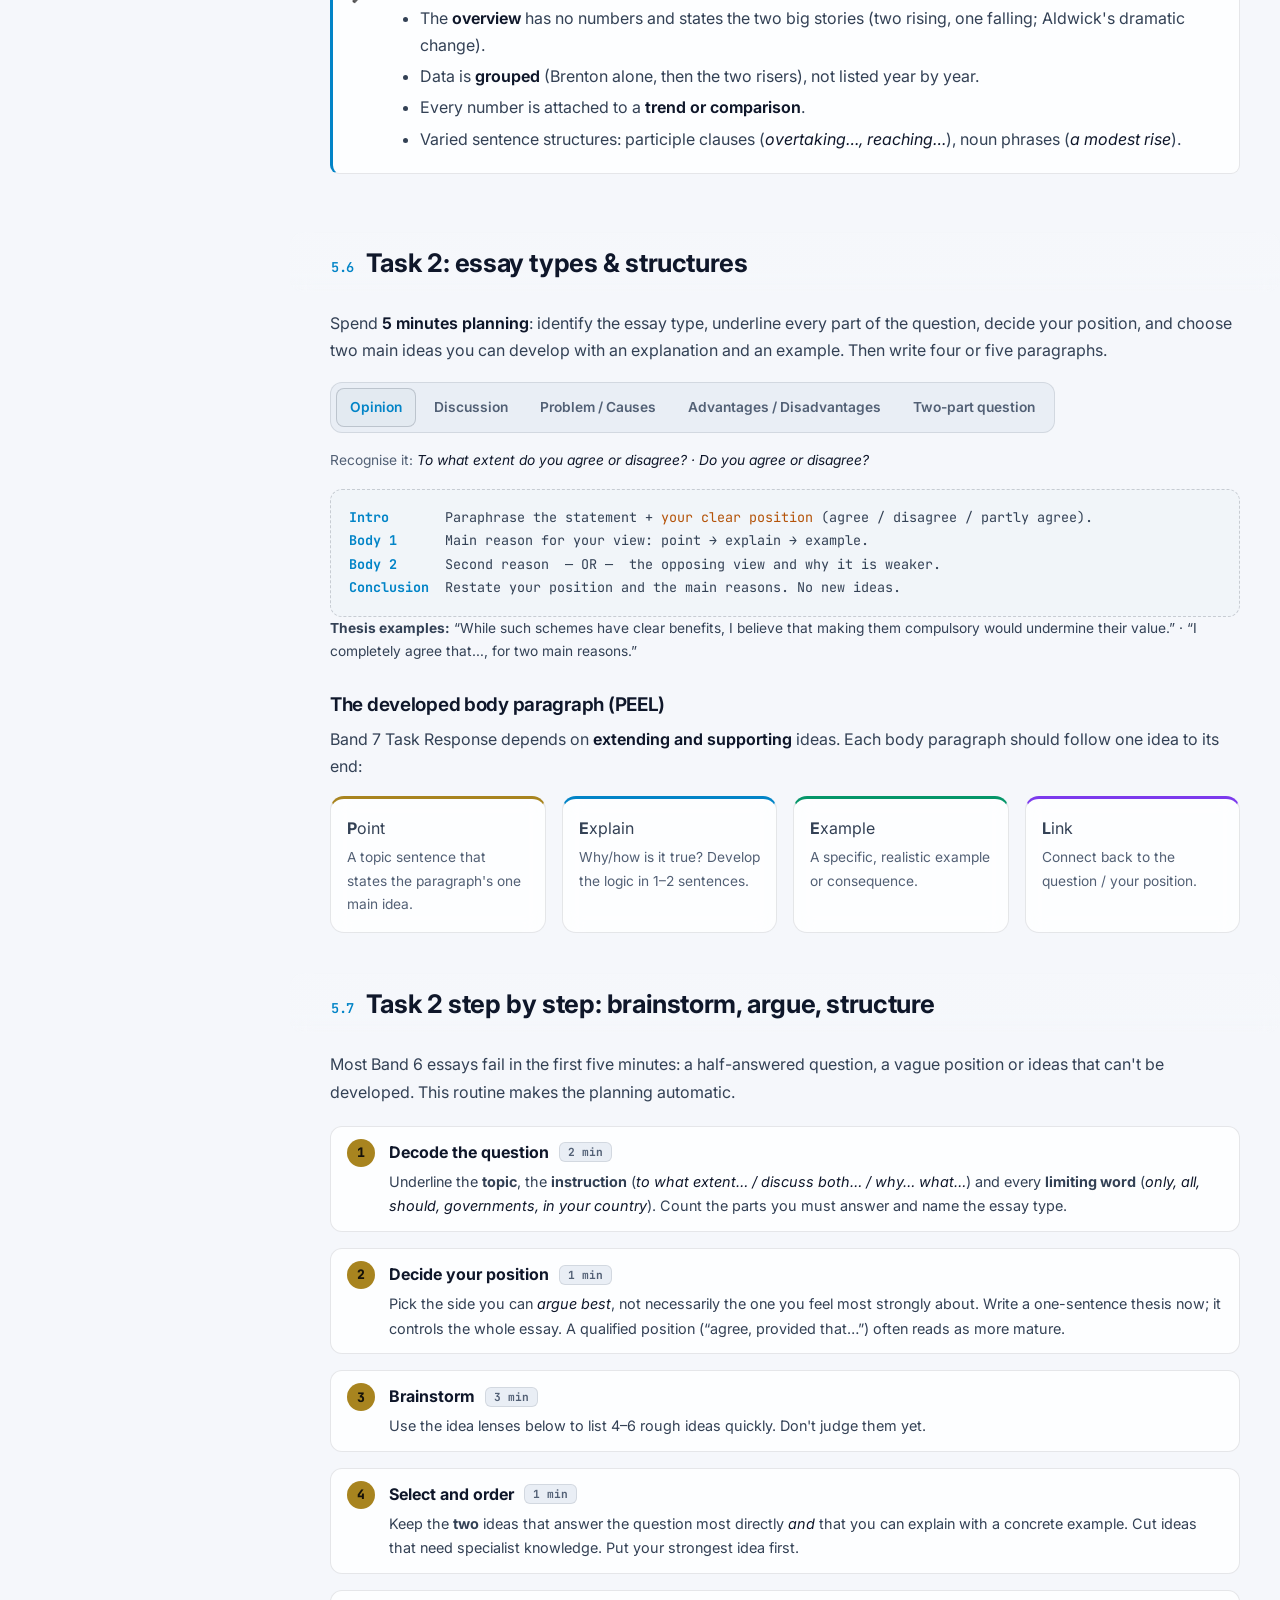
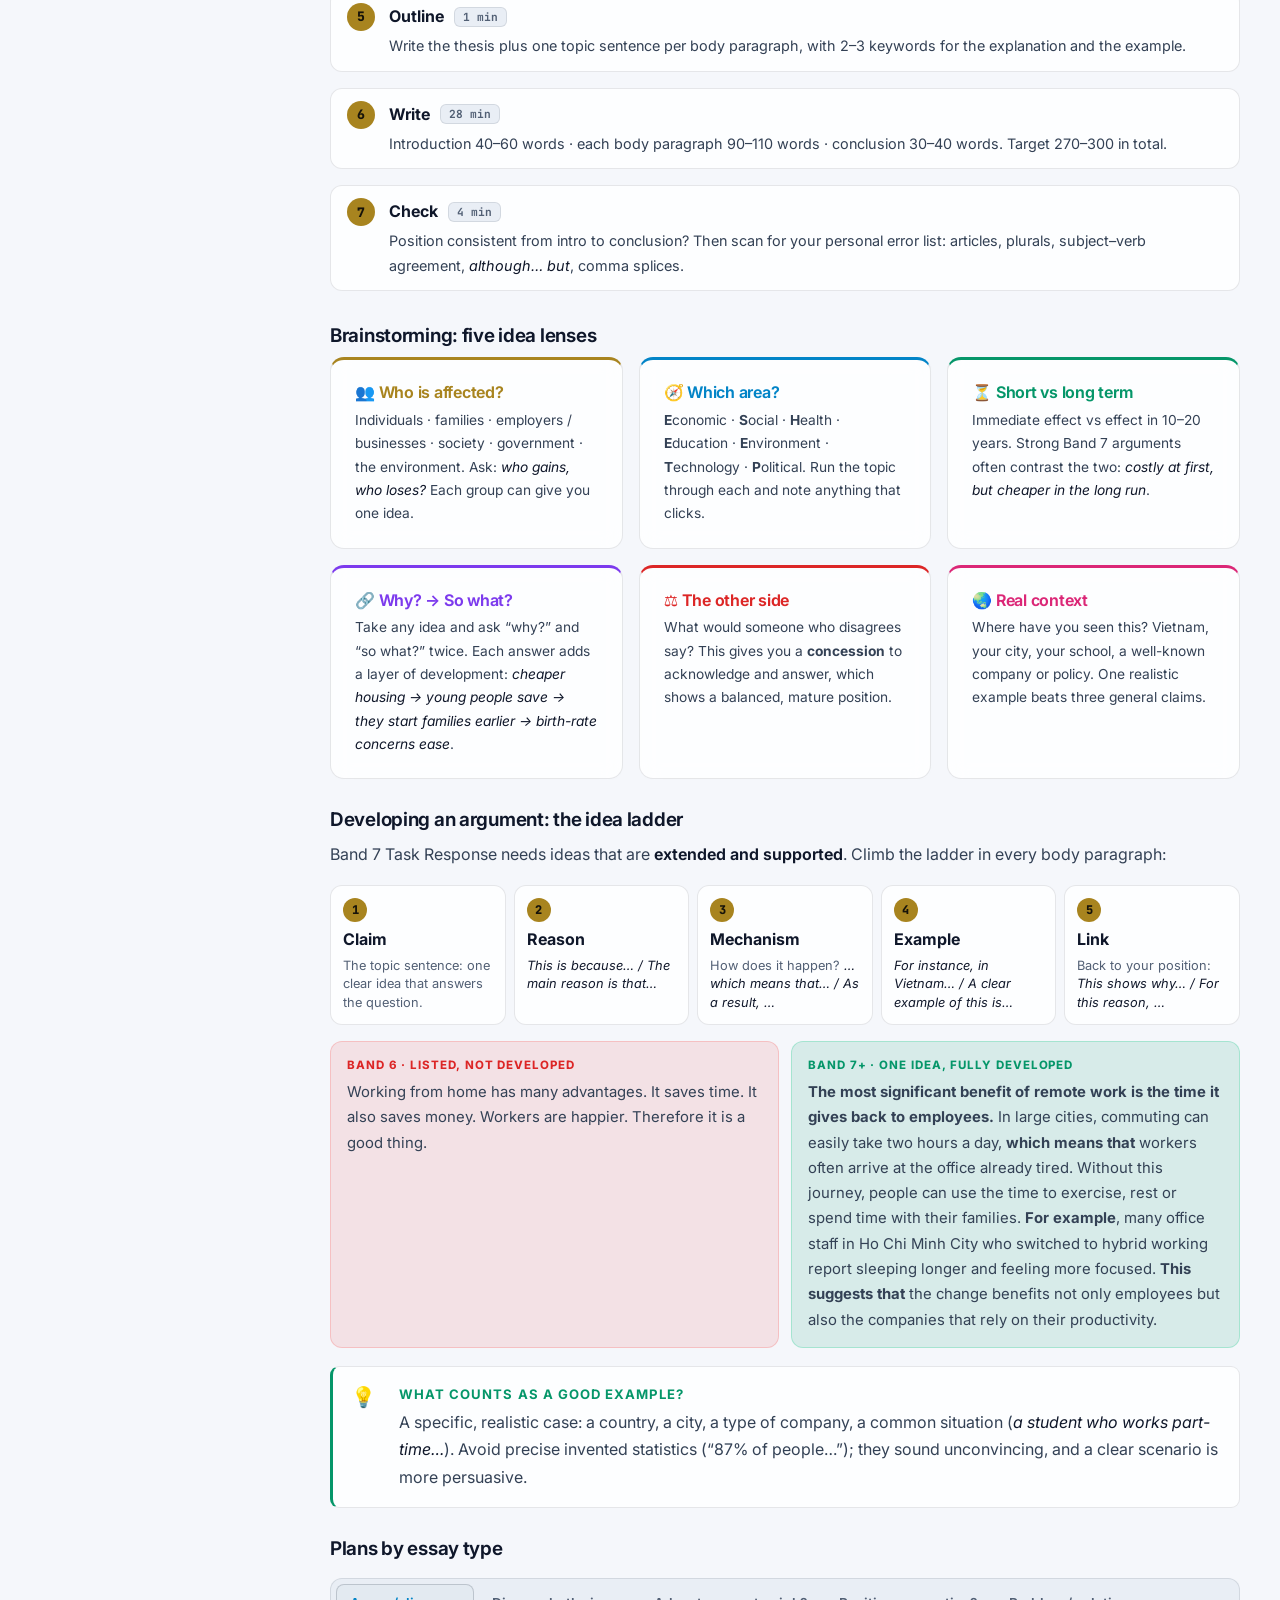
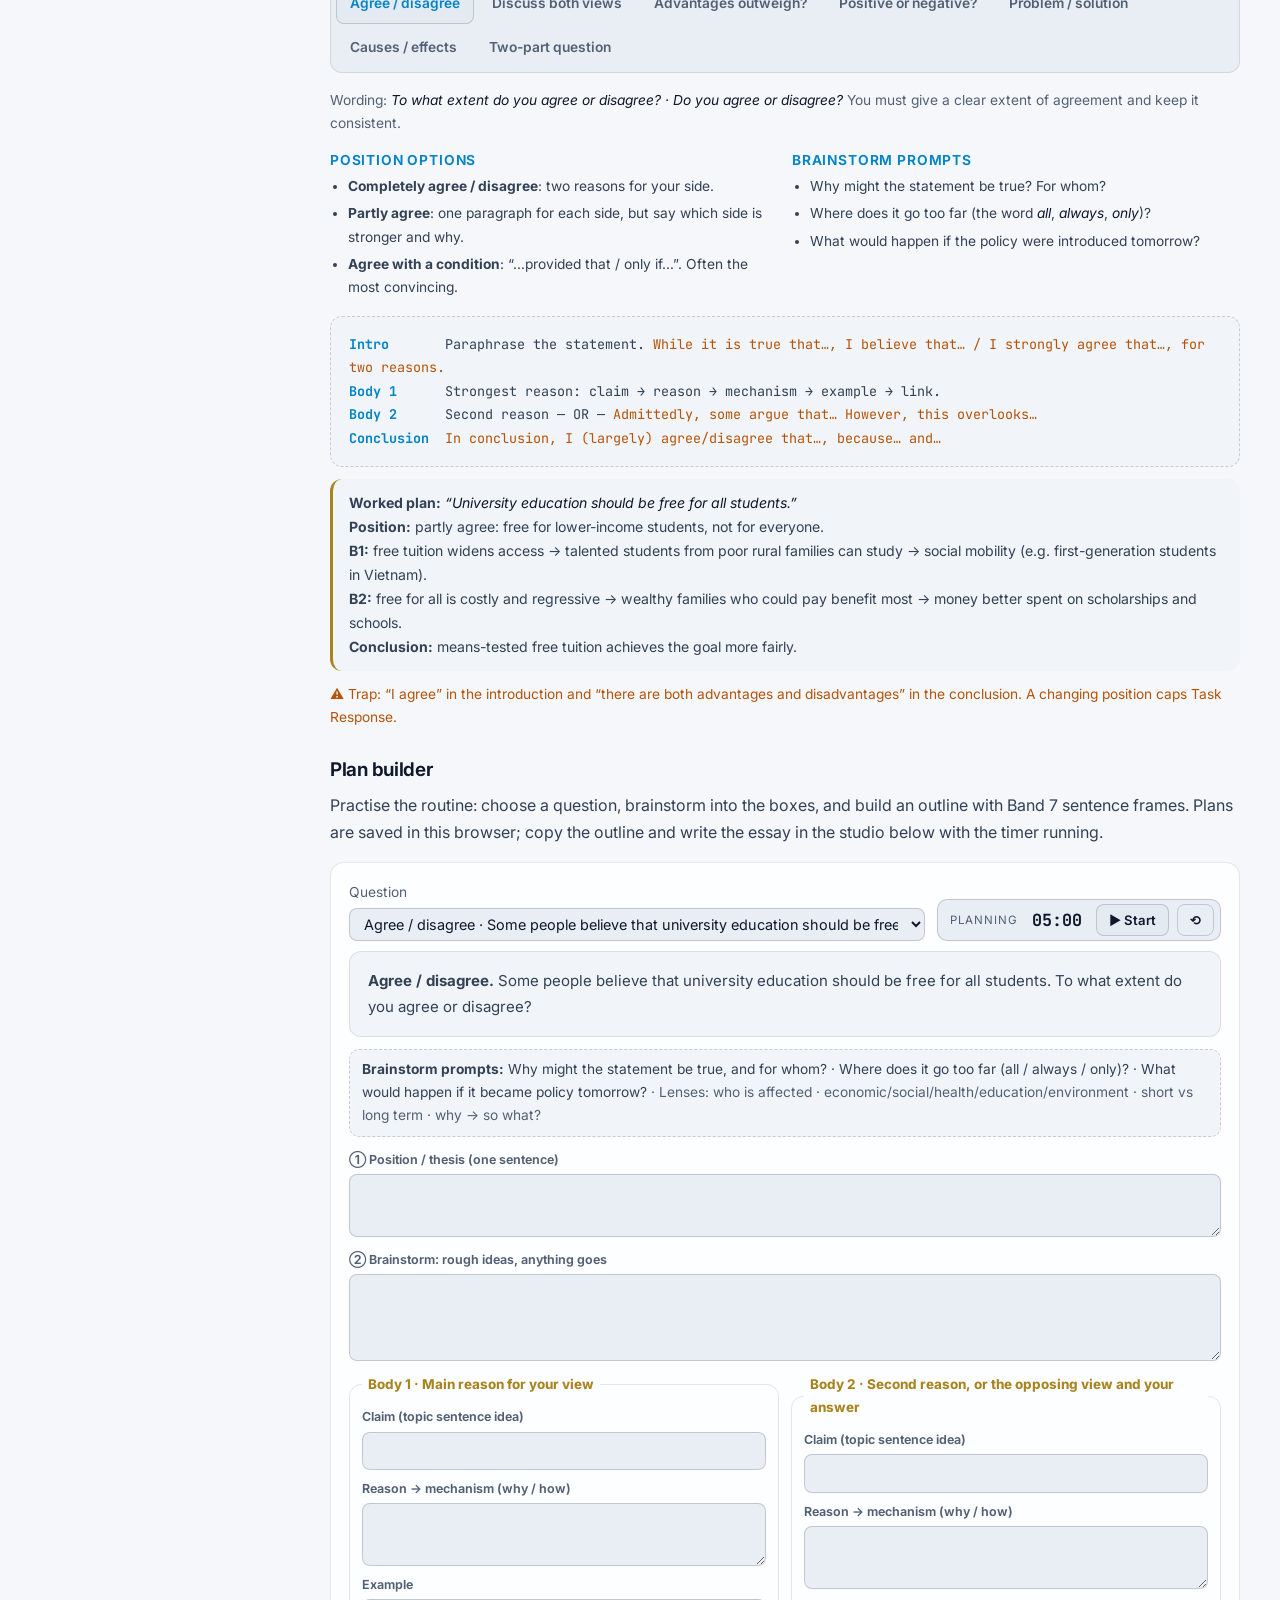
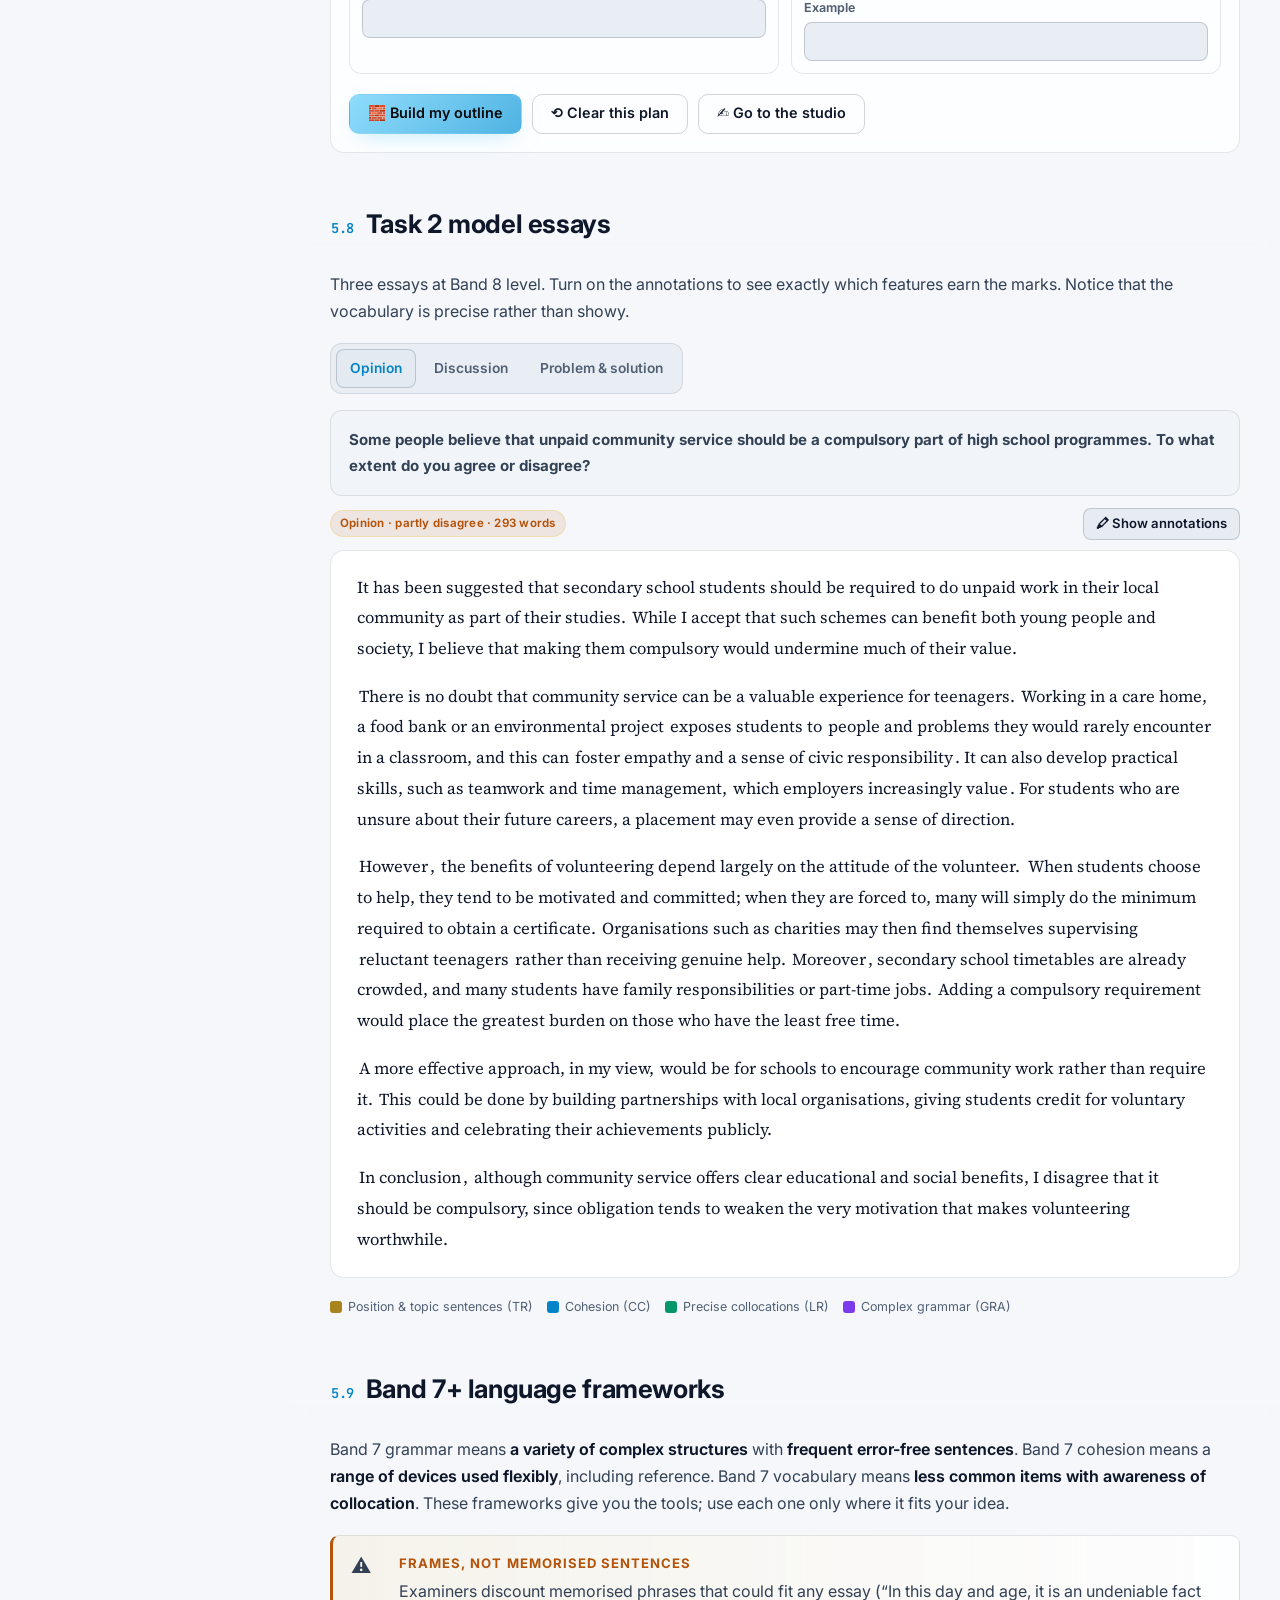
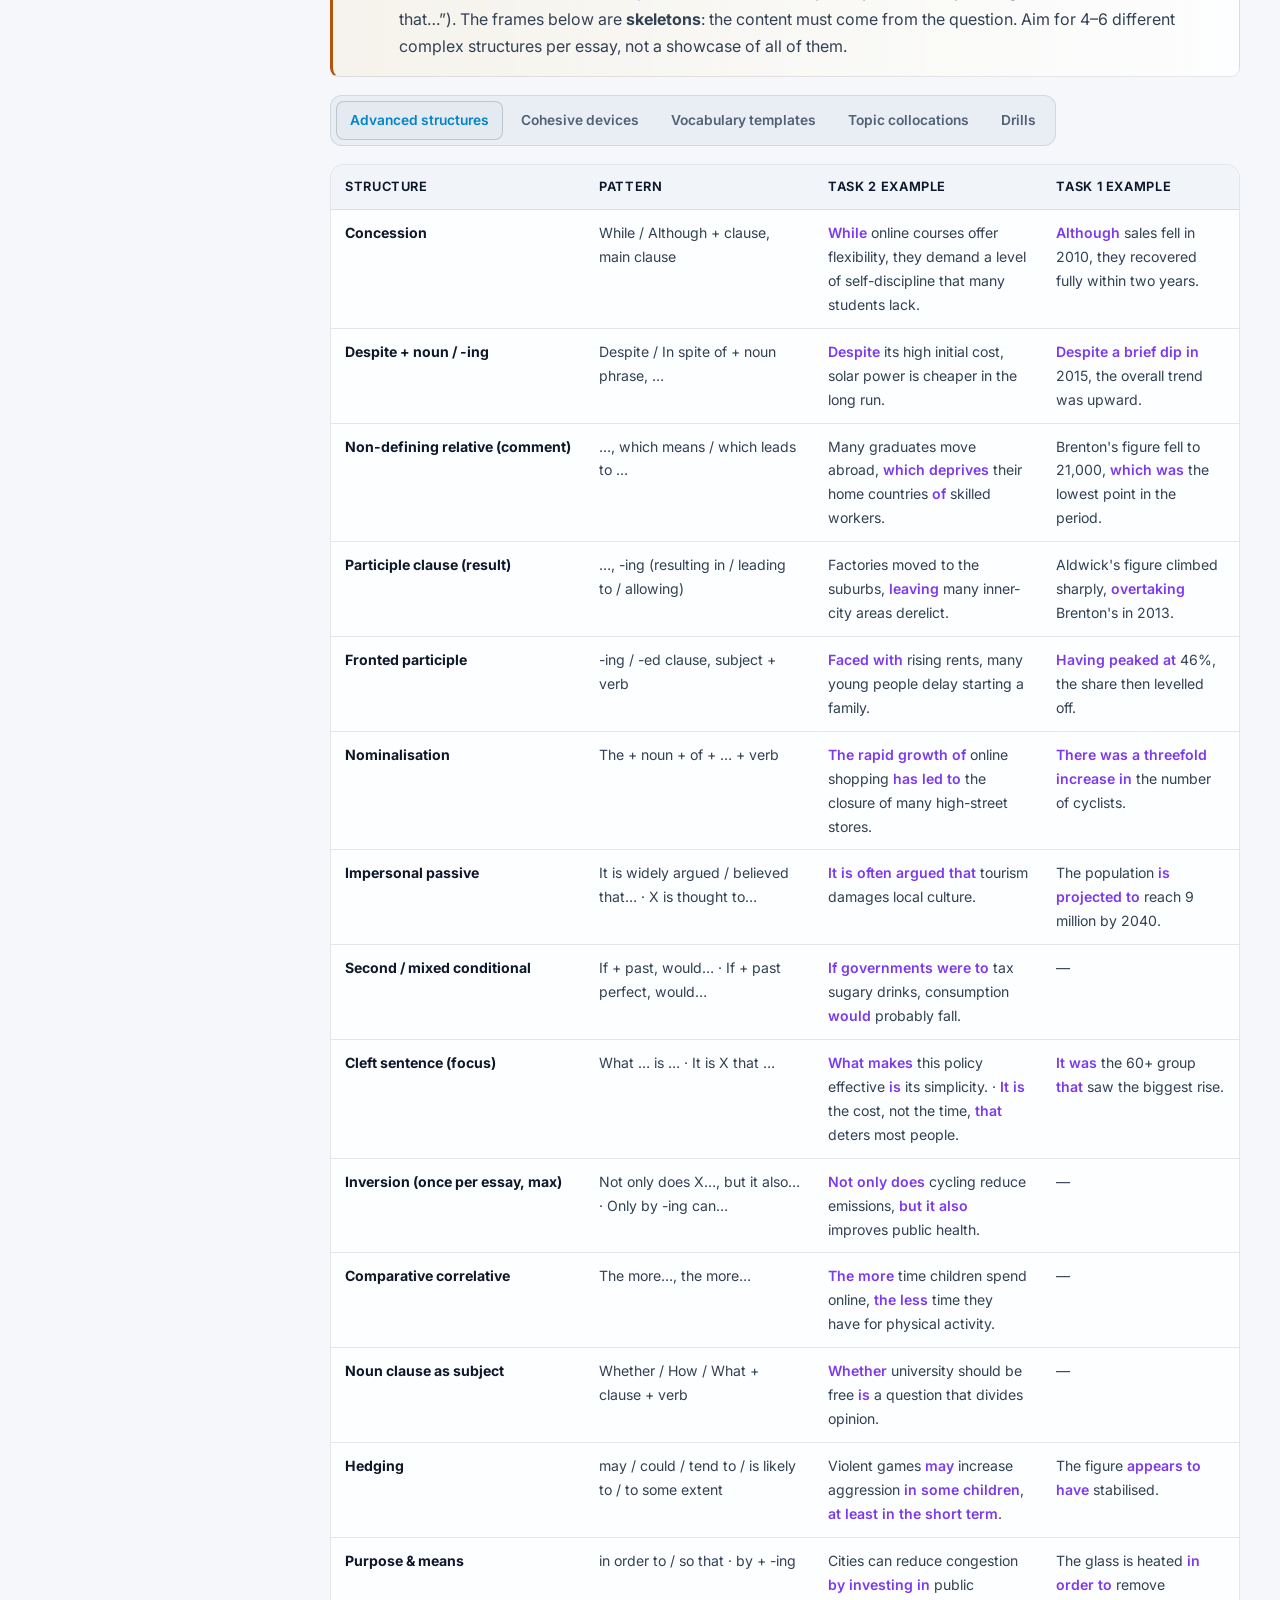
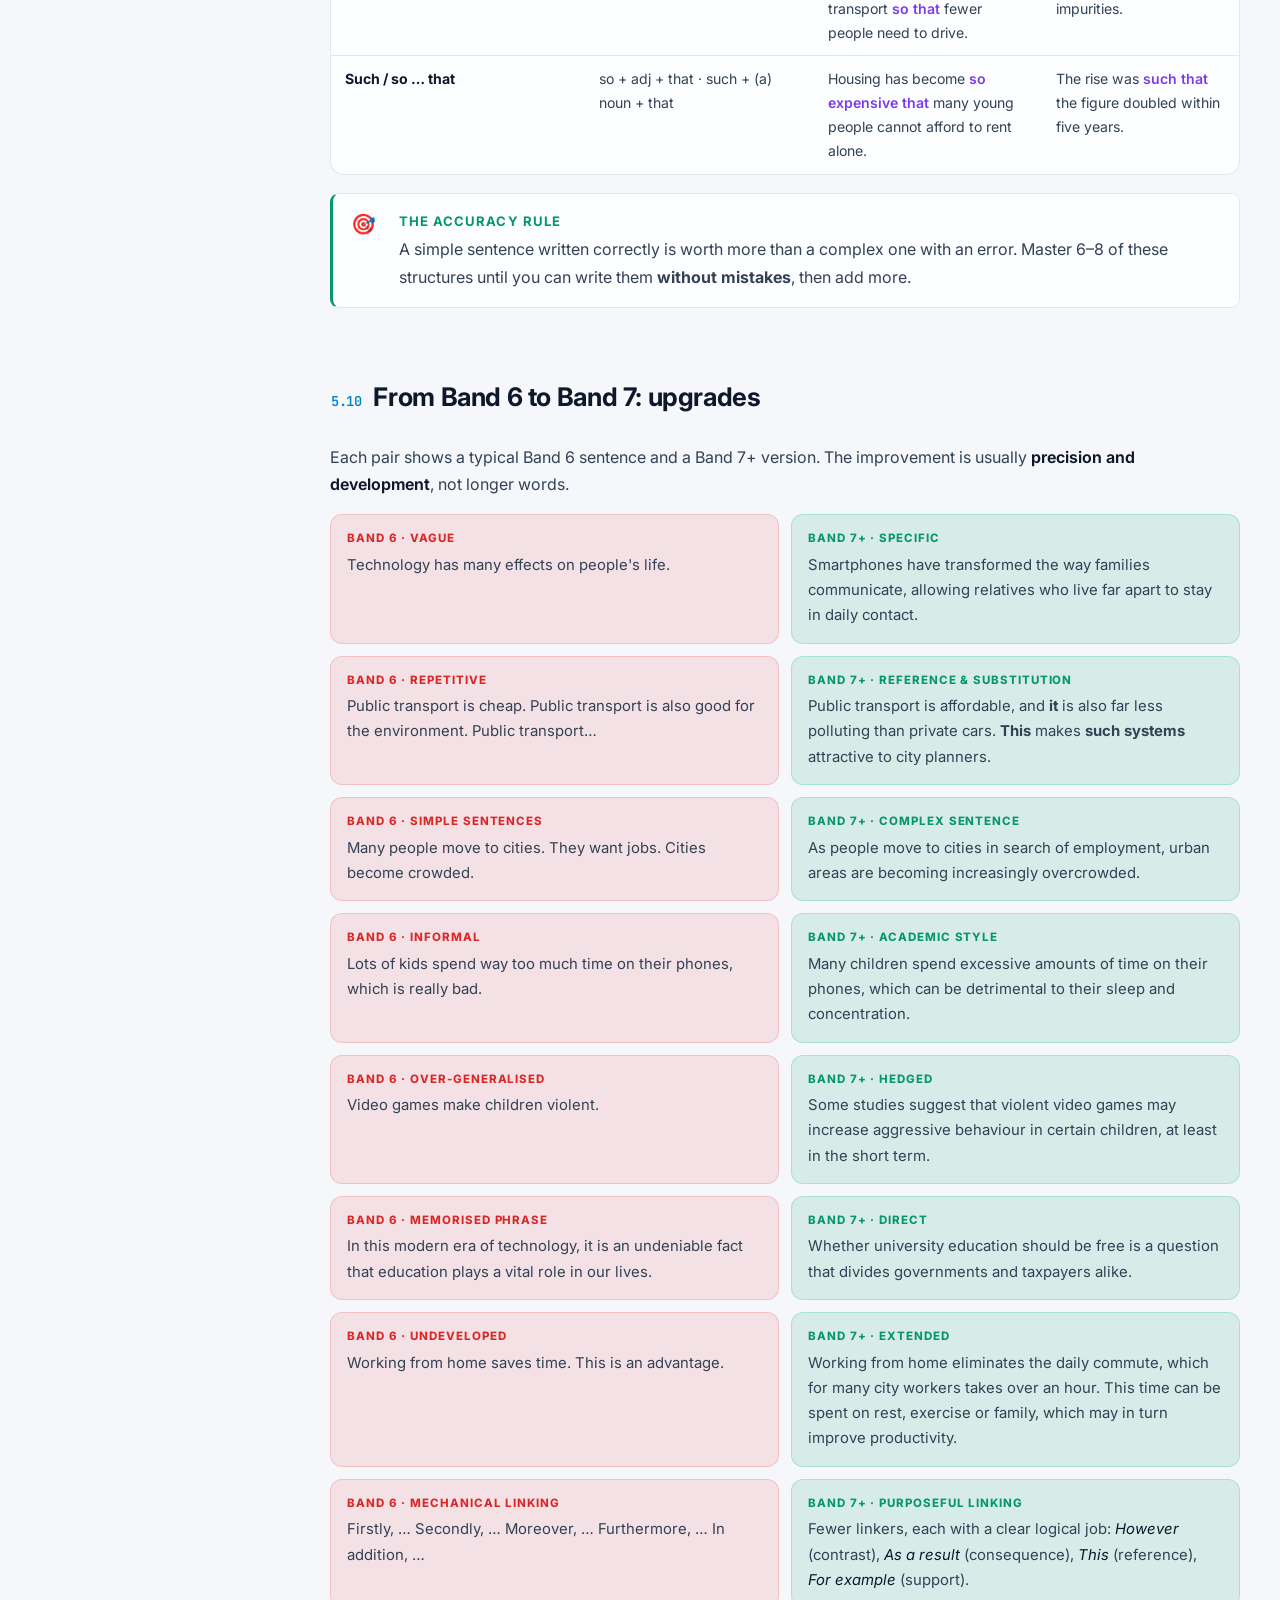
<file: ielts-academy/writing.html>
<!doctype html>
<html lang="en">
<head>
  <meta charset="utf-8">
  <meta name="viewport" content="width=device-width, initial-scale=1">
  <title>Writing: Task 1 & Task 2 at Band 7 — IELTS 7.0 Academy</title>
  <meta name="description" content="IELTS Academic Writing for Band 7: descriptors decoded, step-by-step methods for every Task 1 visual and Task 2 essay type, Band 7+ grammar, cohesion and vocabulary frameworks, model answers and a timed writing studio.">
  <link rel="preconnect" href="https://fonts.googleapis.com">
  <link rel="preconnect" href="https://fonts.gstatic.com" crossorigin>
  <link href="https://fonts.googleapis.com/css2?family=Inter:wght@400;500;600;700;800&family=JetBrains+Mono:wght@400;600;700&family=Source+Serif+4:ital,wght@0,400;0,600;1,400&display=swap" rel="stylesheet">
  <meta name="color-scheme" content="dark light">
  <link rel="stylesheet" href="assets/css/main.css?v=__BUILD__">
  <script>try{var t=localStorage.getItem("ielts-theme");if(t)document.documentElement.setAttribute("data-theme",t)}catch(e){}</script>
</head>
<body data-page="writing">
  <div id="site-header"></div>
  <div class="layout">
    <aside class="sidebar" id="sidebar"></aside>
    <main class="content">
      <div class="content-inner">

        <header class="page-hero" style="--accent:#d4af37">
          <nav class="crumbs"><a href="index.html">Home</a><span>/</span><span>Four skills</span><span>/</span><span>Writing</span></nav>
          <div class="eyebrow">Module 05 · Academic Writing</div>
          <h1>Writing: Task 1 & Task 2 at Band 7</h1>
          <p class="lead">Writing is the skill where most candidates get stuck at 6.0–6.5. The difference between 6 and 7 is not fancy vocabulary — it is a clear position, fully developed ideas, controlled complex grammar and far fewer errors.</p>
          <div class="page-meta"><span>⏱ 60 min: Task 1 ≈ 20 min · Task 2 ≈ 40 min</span><span>📏 150+ and 250+ words</span><span>⚖️ Task 2 counts double</span></div>
          <a class="guide-link" href="mockups.html"><span>🧾</span><span><b>Want to read model answers?</b> <u>Writing Mockups</u>: 20 Task 1 and 20 Task 2 questions with Band 8 models, organised by topic.</span></a>
          <div class="quick-nav"><span class="small muted">Jump to:</span><a href="#task1-method">📊 Task 1 method by visual</a><a href="#task2-method">🧠 Task 2 brainstorm &amp; plan</a><a href="#frameworks">🧰 Band 7+ frameworks</a><a href="#studio">✍️ Studio</a></div>
          <a class="guide-link" href="guide.html#writing"><span>🗺️</span><span><b>Not sure where to start?</b> Follow the step-by-step <u>Writing study path</u> — what to learn first, which practice tests to use, and when to move on.</span></a>
          <a class="guide-link" href="practice.html#choose"><span>📝</span><span><b>Ready to practise?</b> 10 full Writing tests are in <u>Practice Tests</u> — or sit a full 4-skill test.</span></a>
        </header>

        <!-- ============================================================ -->
        <section class="doc-section" id="criteria" data-title="Scoring criteria: Band 6 vs 7 vs 8">
          <div class="sec-head"><h2><span class="sec-num">5.1</span>Scoring criteria: Band 6 vs 7 vs 8</h2></div>
          <p>Each task is marked on four criteria, each worth 25%. Your Writing band is a weighted average in which <strong>Task 2 counts twice as much as Task 1</strong>. The summaries below paraphrase the public band descriptors — focus on the <span class="c-gold">Band 7</span> column: that is your checklist.</p>
          <div class="grid grid-4" style="margin-bottom:12px">
            <div class="glass card" style="padding:16px"><b class="c-gold">TA / TR</b><p class="small muted" style="margin:4px 0 0">Task Achievement (T1) / Task Response (T2): did you answer the question fully?</p></div>
            <div class="glass card" style="padding:16px"><b class="c-blue">CC</b><p class="small muted" style="margin:4px 0 0">Coherence & Cohesion: logical organisation, paragraphing, linking.</p></div>
            <div class="glass card" style="padding:16px"><b class="c-green">LR</b><p class="small muted" style="margin:4px 0 0">Lexical Resource: range, precision, collocation, spelling.</p></div>
            <div class="glass card" style="padding:16px"><b class="c-purple">GRA</b><p class="small muted" style="margin:4px 0 0">Grammatical Range & Accuracy: complex structures, error-free sentences.</p></div>
          </div>
          <div class="tabs" data-tabs>
            <div class="tab-list" role="tablist">
              <button data-tab="tr">Task Response (T2)</button>
              <button data-tab="ta">Task Achievement (T1)</button>
              <button data-tab="cc">Coherence & Cohesion</button>
              <button data-tab="lr">Lexical Resource</button>
              <button data-tab="gra">Grammar</button>
            </div>
            <div class="tab-panel" data-panel="tr"><div class="desc-grid">
              <div class="desc-col b6"><h5>Band 6</h5><ul><li>All parts addressed, but some more fully than others</li><li>A relevant position, but conclusions may be unclear or repetitive</li><li>Main ideas relevant, but some underdeveloped or unclear</li></ul></div>
              <div class="desc-col b7"><h5>Band 7 ✦ target</h5><ul><li><strong>All parts</strong> of the question addressed</li><li>A <strong>clear position throughout</strong> the essay</li><li>Main ideas <strong>extended and supported</strong> (explanation + example)</li><li>May over-generalise or lose focus slightly</li></ul></div>
              <div class="desc-col b8"><h5>Band 8</h5><ul><li>All parts sufficiently addressed</li><li>Well-developed response with relevant, extended, well-supported ideas</li><li>Only occasional lapses</li></ul></div>
            </div></div>
            <div class="tab-panel" data-panel="ta"><div class="desc-grid">
              <div class="desc-col b6"><h5>Band 6</h5><ul><li>Overview present, information appropriately selected</li><li>Key features adequately covered, but some details irrelevant or inaccurate</li></ul></div>
              <div class="desc-col b7"><h5>Band 7 ✦ target</h5><ul><li>Covers the requirements of the task</li><li>A <strong>clear overview</strong> of main trends, differences or stages</li><li><strong>Key features</strong> clearly presented and highlighted (could be more fully extended)</li></ul></div>
              <div class="desc-col b8"><h5>Band 8</h5><ul><li>All requirements covered sufficiently</li><li>Key features clearly presented, highlighted <em>and illustrated</em> with well-chosen data</li></ul></div>
            </div></div>
            <div class="tab-panel" data-panel="cc"><div class="desc-grid">
              <div class="desc-col b6"><h5>Band 6</h5><ul><li>Coherent arrangement, overall progression</li><li>Linking used, but sometimes faulty or mechanical</li><li>Referencing not always clear; paragraphing not always logical</li></ul></div>
              <div class="desc-col b7"><h5>Band 7 ✦ target</h5><ul><li>Information <strong>logically organised</strong>, clear progression</li><li>A range of cohesive devices, incl. <strong>reference and substitution</strong>, used flexibly (some over/under-use)</li><li>Each paragraph has a <strong>clear central topic</strong></li></ul></div>
              <div class="desc-col b8"><h5>Band 8</h5><ul><li>Logical sequencing throughout</li><li>All aspects of cohesion managed well</li><li>Paragraphing sufficient and appropriate</li></ul></div>
            </div></div>
            <div class="tab-panel" data-panel="lr"><div class="desc-grid">
              <div class="desc-col b6"><h5>Band 6</h5><ul><li>Adequate range for the task</li><li>Attempts less common vocabulary, with some inaccuracy</li><li>Some spelling/word-form errors that don't impede meaning</li></ul></div>
              <div class="desc-col b7"><h5>Band 7 ✦ target</h5><ul><li>Enough range for <strong>flexibility and precision</strong></li><li>Uses <strong>less common items</strong> with awareness of <strong>style and collocation</strong></li><li>Only occasional errors in word choice, spelling or word formation</li></ul></div>
              <div class="desc-col b8"><h5>Band 8</h5><ul><li>Wide range used fluently and flexibly</li><li>Skilful use of uncommon items; rare errors</li></ul></div>
            </div></div>
            <div class="tab-panel" data-panel="gra"><div class="desc-grid">
              <div class="desc-col b6"><h5>Band 6</h5><ul><li>Mix of simple and complex sentence forms</li><li>Some errors in grammar and punctuation, rarely reducing communication</li></ul></div>
              <div class="desc-col b7"><h5>Band 7 ✦ target</h5><ul><li>A <strong>variety of complex structures</strong></li><li><strong>Frequent error-free sentences</strong></li><li>Good control of grammar and punctuation; a few errors</li></ul></div>
              <div class="desc-col b8"><h5>Band 8</h5><ul><li>Wide range of structures</li><li>The <strong>majority</strong> of sentences error-free</li><li>Only very occasional errors</li></ul></div>
            </div></div>
          </div>
          <div class="callout warn">
            <div class="ci">⚠️</div>
            <div><span class="ct">Automatic penalties</span>
              <ul style="margin:0">
                <li><strong>Under length</strong> (fewer than 150 / 250 words) lowers TA/TR. Aim for 170–190 and 270–300.</li>
                <li><strong>Off-topic or partly answered</strong> questions cap Task Response — answering only one half of a two-part question can hold you at 5.</li>
                <li><strong>Memorised template phrases</strong> are not counted and may be penalised. Write naturally.</li>
                <li><strong>No overview</strong> in Task 1 usually limits TA to Band 5.</li>
              </ul>
            </div>
          </div>
        </section>

        <!-- ============================================================ -->
        <section class="doc-section" id="task1" data-title="Task 1 Academic: reports">
          <div class="sec-head"><h2><span class="sec-num">5.2</span>Task 1 Academic: reports</h2></div>
          <p>You describe a visual — a graph, chart, table, diagram of a process, or maps — in at least 150 words. You report what you see; <strong>no opinions, no causes</strong> that aren't shown.</p>
          <h3>The four-paragraph structure</h3>
          <div class="template"><span class="lab">1. Introduction</span>   Paraphrase the task in one sentence: <span class="slot">The [chart type] compares/shows [what] in [where] [when].</span>
<span class="lab">2. Overview</span>       2 sentences on the BIG picture — main trends, biggest/smallest, overall change. <span class="slot">No numbers.</span>  ← the most important paragraph for Band 7
<span class="lab">3. Body 1</span>         Group the data logically (e.g. the rising lines / the first period / the largest categories). Support with figures.
<span class="lab">4. Body 2</span>         The remaining group, with comparisons. Every number should be connected to a comparison or a trend.</div>
          <div class="table-wrap">
            <table class="t">
              <thead><tr><th>Visual</th><th>How to group the data</th><th>Key language</th></tr></thead>
              <tbody>
                <tr><td>Line graph</td><td>By trend (rising vs falling lines) or by period</td><td>rose steadily, peaked at, overtook, levelled off</td></tr>
                <tr><td>Bar chart</td><td>By category or by comparing the two years</td><td>twice as many as, the highest proportion, by contrast</td></tr>
                <tr><td>Table</td><td>Choose the extremes and notable patterns — don't list every number</td><td>the figure for X stood at, ranged from … to …</td></tr>
                <tr><td>Pie charts</td><td>Largest vs smallest shares; changes between pies</td><td>accounted for, made up, a quarter, the majority</td></tr>
                <tr><td>Process</td><td>Stages in order; one body paragraph per half of the process</td><td>passive voice: is collected, is then heated; once, after which</td></tr>
                <tr><td>Maps</td><td>What was removed / added / changed; one area at a time</td><td>was demolished, was replaced by, was extended, to the north of</td></tr>
              </tbody>
            </table>
          </div>
        </section>

        <!-- ============================================================ -->
        <section class="doc-section" id="task1-method" data-title="Task 1 step by step: every visual type">
          <div class="sec-head"><h2><span class="sec-num">5.3</span>Task 1 step by step: every visual type</h2></div>
          <p>Band 7 in Task 1 is mostly decided <strong>before you write</strong>: finding the overview and grouping the data. Use the same 20-minute routine for every visual, then apply the type-specific plan below.</p>
          <ol class="steps">
            <li><div class="st-h"><b>Decode the visual</b><span class="st-time">1 min</span></div><p>Read the title, axes, units and time frame. Note four things in the margin: <em>what</em> is measured, <em>unit</em> (%, thousands, tonnes), <em>where</em>, <em>when</em>. The time frame sets your tense: past years → past simple; projections → <em>is expected / predicted to</em>; no time → present simple.</p></li>
            <li><div class="st-h"><b>Find the big picture</b><span class="st-time">2 min</span></div><p>Ask the four overview questions: <b>What is the overall direction?</b> <b>Which is the largest / smallest?</b> <b>What changed most?</b> <b>Is there a pattern most items share, or a clear exception?</b> Choose two answers. They become your overview, with no numbers.</p></li>
            <li><div class="st-h"><b>Group the data</b><span class="st-time">1 min</span></div><p>Decide the logic for your two body paragraphs: by <em>trend</em> (risers vs fallers), by <em>size</em> (major vs minor categories), by <em>time</em> (first half vs second half) or by <em>change type</em> (added vs removed on maps). Each paragraph should carry similar weight.</p></li>
            <li><div class="st-h"><b>Select the evidence</b><span class="st-time">1 min</span></div><p>Circle 3–4 figures per paragraph: start and end points, peaks and lows, crossover points and the exception. Leave out everything else; selection is part of the score.</p></li>
            <li><div class="st-h"><b>Write</b><span class="st-time">13 min</span></div><p>Introduction (1 sentence, paraphrased) → overview (2 sentences) → body 1 (3–4 sentences) → body 2 (3–4 sentences). Every number must sit inside a <em>trend</em> or a <em>comparison</em>; never list figures.</p></li>
            <li><div class="st-h"><b>Check</b><span class="st-time">2 min</span></div><p>Tense, <em>number / amount / proportion</em>, prepositions (<em>rose <b>to</b> 40%, <b>by</b> 10%, <b>from</b> … <b>to</b> …, peaked <b>at</b></em>), articles, and 170–190 words.</p></li>
          </ol>

          <h3>Plans by visual type</h3>
          <div class="tabs" data-tabs>
            <div class="tab-list" role="tablist">
              <button data-tab="line">Line graph</button>
              <button data-tab="bar">Bar chart</button>
              <button data-tab="pie">Pie charts</button>
              <button data-tab="table">Table</button>
              <button data-tab="mixed">Two visuals</button>
              <button data-tab="process">Process</button>
              <button data-tab="map">Maps</button>
            </div>

            <div class="tab-panel" data-panel="line">
              <div class="method-grid">
                <div><h4>Ask yourself</h4><ul class="small"><li>Which lines rose, fell or stayed flat <em>overall</em>?</li><li>Which line ended highest, and was it also highest at the start?</li><li>Do any lines cross? When did one overtake another?</li><li>Is there a period of sudden change, a peak or a plateau?</li></ul></div>
                <div><h4>Group by</h4><p class="small">Similar trends (the two rising lines vs the falling one), or two time periods when all lines change direction at the same point.</p></div>
              </div>
              <div class="template"><span class="lab">Intro</span>     The line graph illustrates <span class="slot">[what]</span> in <span class="slot">[where]</span> between <span class="slot">[year]</span> and <span class="slot">[year]</span>.
<span class="lab">Overview</span>  Overall, <span class="slot">[A and B]</span> saw an upward trend, whereas <span class="slot">[C]</span> declined. The most striking feature is that <span class="slot">[A]</span>, initially the second-highest, ended the period well ahead of the others.
<span class="lab">Body 1</span>    The rising lines: start → key change → end, with one comparison.
<span class="lab">Body 2</span>    The falling or stable line: start → end, plus the crossover point.</div>
              <div class="frames"><b>Band 7 frames</b><ul>
                <li>X <em>rose steadily from</em> 12,000 in 2000 <em>to</em> 19,000 in 2010, <em>before climbing sharply to a peak of</em> 46,000.</li>
                <li>X <em>overtook</em> Y in around 2013 and <em>remained the highest thereafter</em>.</li>
                <li><em>After a period of stability at around</em> 6,000, the figure for Z <em>tripled</em> within five years.</li>
                <li><em>By the end of the period</em>, X and Y <em>had converged at</em> 21,000.</li>
              </ul></div>
              <p class="small c-amber">⚠ Trap: describing every year in order. Describe the shape (start, turning point, end) instead.</p>
            </div>

            <div class="tab-panel" data-panel="bar">
              <div class="method-grid">
                <div><h4>Ask yourself</h4><ul class="small"><li>Is the x-axis <em>time</em>? If so, treat it like a line graph (trends).</li><li>If it shows <em>categories</em>: which is highest / lowest, and by how much?</li><li>With two years or two groups, where is the gap biggest and where did it narrow?</li><li>Is there one category that behaves differently from the rest?</li></ul></div>
                <div><h4>Group by</h4><p class="small">Largest categories vs smallest, categories that increased vs decreased, or group A vs group B (e.g. men vs women).</p></div>
              </div>
              <div class="template"><span class="lab">Intro</span>     The bar chart compares <span class="slot">[what]</span> across <span class="slot">[categories]</span> in <span class="slot">[years]</span>.
<span class="lab">Overview</span>  Overall, participation rose in every age group, and the young remained the most active. The gap between the youngest and oldest groups narrowed considerably.
<span class="lab">Body 1</span>    The leading categories, with exact figures and one comparison.
<span class="lab">Body 2</span>    The categories with the biggest change, or the exception.</div>
              <div class="frames"><b>Band 7 frames</b><ul>
                <li>The proportion was <em>highest among</em> 18–29-year-olds, <em>at</em> 61%, <em>almost double the figure for</em> the over-60s.</li>
                <li><em>The most significant increase was seen in</em> the 60+ group, <em>where</em> the figure <em>nearly doubled</em>.</li>
                <li><em>In both years</em>, X exceeded Y; <em>however, the gap narrowed from</em> 32 <em>to</em> 23 <em>percentage points</em>.</li>
              </ul></div>
              <p class="small c-amber">⚠ Trap: going bar by bar. Compare across bars in every sentence.</p>
            </div>

            <div class="tab-panel" data-panel="pie">
              <div class="method-grid">
                <div><h4>Ask yourself</h4><ul class="small"><li>Which segment is the largest in each pie? Did that change?</li><li>Which share grew or shrank the most between the pies?</li><li>Can small segments be grouped (“the remaining categories each accounted for under 10%”)?</li></ul></div>
                <div><h4>Group by</h4><p class="small">Segments that grew vs segments that shrank, or the major shares vs the minor ones.</p></div>
              </div>
              <div class="template"><span class="lab">Intro</span>     The pie charts show how <span class="slot">[total]</span> was divided among <span class="slot">[categories]</span> in <span class="slot">[year]</span> and <span class="slot">[year]</span>.
<span class="lab">Overview</span>  Overall, <span class="slot">[X]</span> remained the largest category, while the share of <span class="slot">[Y]</span> changed most dramatically.
<span class="lab">Body 1</span>    The largest shares and how they changed.
<span class="lab">Body 2</span>    The growing / shrinking minor shares; group the very small ones.</div>
              <div class="frames"><b>Band 7 frames</b><ul>
                <li>X <em>accounted for the largest share</em> (40%), <em>followed by</em> Y <em>at</em> 25%.</li>
                <li><em>The share of</em> X <em>halved, from</em> 30% <em>to</em> 15%, <em>whereas</em> Y <em>more than doubled</em>.</li>
                <li>X <em>made up roughly a quarter of</em> the total, <em>a proportion that remained almost unchanged</em>.</li>
              </ul></div>
              <p class="small c-amber">⚠ Trap: “rose by 5%” when you mean 5 percentage points (30% → 35%).</p>
            </div>

            <div class="tab-panel" data-panel="table">
              <div class="method-grid">
                <div><h4>Ask yourself</h4><ul class="small"><li>Which row or column has the highest and lowest values?</li><li>Is there a row that leads on every measure, or an exception?</li><li>Do the rows fall into natural groups (high / middle / low)?</li><li>If there are years, what is the overall direction?</li></ul></div>
                <div><h4>Group by</h4><p class="small">Similar rows (the three most expensive cities vs the rest), or the main measure vs the secondary measure.</p></div>
              </div>
              <div class="template"><span class="lab">Intro</span>     The table provides data on <span class="slot">[measures]</span> for <span class="slot">[rows]</span> in <span class="slot">[year]</span>.
<span class="lab">Overview</span>  Overall, <span class="slot">[X]</span> recorded the highest figures on most measures, while <span class="slot">[Y]</span> had the lowest. A notable exception was <span class="slot">[Z]</span>.
<span class="lab">Body 1</span>    The leading group, with the extremes.
<span class="lab">Body 2</span>    The remaining group and the exception.</div>
              <div class="frames"><b>Band 7 frames</b><ul>
                <li>Figures <em>ranged from</em> 3.2 million in X <em>to</em> 8.1 million in Y.</li>
                <li>X <em>recorded the highest figure on every measure except</em> Z.</li>
                <li><em>At the other end of the scale</em>, Y attracted <em>just over a third as many</em> visitors.</li>
              </ul></div>
              <p class="small c-amber">⚠ Trap: copying every cell. Choose the extremes and the pattern.</p>
            </div>

            <div class="tab-panel" data-panel="mixed">
              <div class="method-grid">
                <div><h4>Ask yourself</h4><ul class="small"><li>What is the main point of <em>each</em> visual?</li><li>How are they connected? Does one explain the other?</li><li>Which single feature would you mention if you had one sentence?</li></ul></div>
                <div><h4>Group by</h4><p class="small">One body paragraph per visual. The overview must cover <em>both</em>.</p></div>
              </div>
              <div class="template"><span class="lab">Intro</span>     The bar chart shows <span class="slot">[A]</span>, while the table gives information about <span class="slot">[B]</span>.
<span class="lab">Overview</span>  One sentence for each visual's main feature.
<span class="lab">Body 1</span>    Visual 1: key features with figures.
<span class="lab">Body 2</span>    Visual 2: key features, linked back: “This is reflected in…”</div>
              <p class="small c-amber">⚠ Trap: an overview that mentions only one visual. That caps Task Achievement.</p>
            </div>

            <div class="tab-panel" data-panel="process">
              <div class="method-grid">
                <div><h4>Ask yourself</h4><ul class="small"><li>How many stages are there? Where does it start and end?</li><li>Is it a <em>cycle</em> (natural) or a <em>linear</em> man-made process?</li><li>Where is the natural midpoint to split it into two paragraphs?</li><li>What do you need to turn into verbs? (<em>collection → is collected</em>)</li></ul></div>
                <div><h4>Group by</h4><p class="small">First half of the stages vs second half; or preparation vs production vs distribution.</p></div>
              </div>
              <div class="template"><span class="lab">Intro</span>     The diagram illustrates how <span class="slot">[product]</span> is produced / how <span class="slot">[thing]</span> works.
<span class="lab">Overview</span>  Overall, the process consists of <span class="slot">[N]</span> main stages, beginning with <span class="slot">[first]</span> and ending with <span class="slot">[last]</span>. (It is a continuous cycle / a linear process.)
<span class="lab">Body 1</span>    Stages 1 to midpoint, in order, mainly present passive.
<span class="lab">Body 2</span>    Remaining stages to the end product.</div>
              <div class="frames"><b>Band 7 frames</b><ul>
                <li><em>At the first stage</em>, used glass <em>is collected</em> from bottle banks <em>and transported to</em> a recycling plant.</li>
                <li><em>Once</em> it <em>has been sorted</em> by colour, the glass <em>is crushed</em>, <em>after which</em> it <em>is melted</em> at 1,500°C.</li>
                <li>The molten glass <em>is then poured into</em> moulds <em>in order to</em> form new bottles, <em>which are finally delivered</em> to shops.</li>
              </ul></div>
              <p class="small c-amber">⚠ Trap: copying labels word for word and repeating “then”. Vary sequencers: <em>following this, subsequently, once…, after which, at the final stage</em>.</p>
            </div>

            <div class="tab-panel" data-panel="map">
              <div class="method-grid">
                <div><h4>Ask yourself</h4><ul class="small"><li>What is the overall change: more developed, more residential, less green?</li><li>What was <em>removed</em>, <em>added</em>, <em>converted</em> or <em>extended</em>?</li><li>What stayed the same?</li><li>Is the second map a <em>plan</em> (future tense)?</li></ul></div>
                <div><h4>Group by</h4><p class="small">Area (north / south of the river) or type of change (removed vs added). Use compass directions consistently.</p></div>
              </div>
              <div class="template"><span class="lab">Intro</span>     The maps illustrate the changes that took place in <span class="slot">[place]</span> between <span class="slot">[year]</span> and <span class="slot">[year]</span>.
<span class="lab">Overview</span>  Overall, the area became far more <span class="slot">[developed / residential]</span>, with most of the farmland being replaced, although <span class="slot">[X]</span> remained unchanged.
<span class="lab">Body 1</span>    Changes in area 1 / removals.
<span class="lab">Body 2</span>    Changes in area 2 / additions.</div>
              <div class="frames"><b>Band 7 frames</b><ul>
                <li>The farmland <em>to the north of</em> the river <em>was cleared to make way for</em> a housing estate.</li>
                <li>The old factory <em>was converted into</em> a shopping centre, <em>while</em> the car park <em>was extended</em>.</li>
                <li>A new bridge <em>is planned to be built</em>, <em>linking</em> the town centre <em>with</em> the university.</li>
              </ul></div>
            </div>

          </div>
        </section>

        <!-- ============================================================ -->
        <section class="doc-section" id="task1-language" data-title="Task 1 language bank">
          <div class="sec-head"><h2><span class="sec-num">5.4</span>Task 1 language bank</h2></div>
          <div class="phrase-grid">
            <div class="glass phrase-box" style="--accent:var(--green)"><h4>Upward trends</h4><ul><li>rose / increased / grew / climbed <i>(verb)</i></li><li>a rise / an increase / growth <i>(noun)</i></li><li>surged / soared <i>(very fast)</i></li><li>doubled / tripled / quadrupled</li><li>peaked at / reached a peak of</li></ul></div>
            <div class="glass phrase-box" style="--accent:var(--red)"><h4>Downward trends</h4><ul><li>fell / declined / dropped / decreased</li><li>a fall / a decline / a drop</li><li>plummeted / plunged <i>(very fast)</i></li><li>halved</li><li>hit a low of / bottomed out at</li></ul></div>
            <div class="glass phrase-box" style="--accent:var(--blue)"><h4>Stability & change</h4><ul><li>remained stable / unchanged / constant</li><li>levelled off / plateaued at</li><li>fluctuated around / between</li><li>overtook / surpassed</li><li>converged / was identical to</li></ul></div>
            <div class="glass phrase-box" style="--accent:var(--gold)"><h4>Degree & speed</h4><ul><li>sharply / dramatically / significantly</li><li>steadily / gradually / moderately</li><li>slightly / marginally</li><li>a sharp rise ↔ <i>rose sharply</i></li><li>Use adjective + noun to vary sentence structure</li></ul></div>
            <div class="glass phrase-box" style="--accent:var(--purple)"><h4>Comparison</h4><ul><li>X was twice as high as Y</li><li>X was considerably higher than Y</li><li>the highest / the lowest figure was…</li><li>whereas / while / by contrast / in comparison</li><li>a similar pattern was seen in…</li></ul></div>
            <div class="glass phrase-box" style="--accent:var(--pink)"><h4>Approximation & proportion</h4><ul><li>approximately / roughly / just over / nearly</li><li>a quarter / a third / half / the vast majority</li><li>accounted for 40% of / made up</li><li>one in five people</li><li>the proportion / percentage / number <i>(+ of)</i></li></ul></div>
          </div>
          <div class="callout tip">
            <div class="ci">💡</div>
            <div><span class="ct">Number vs amount vs proportion</span>
              <p><em>The <strong>number</strong> of people</em> (countable) · <em>the <strong>amount</strong> of water</em> (uncountable) · <em>the <strong>proportion/percentage</strong> of people</em> (for %). Never write “the percentage of people <s>rose by 20</s>” — write <em>by 20 percentage points</em> or <em>to 20%</em>.</p>
            </div>
          </div>
        </section>

        <!-- ============================================================ -->
        <section class="doc-section" id="task1-model" data-title="Task 1 model answer">
          <div class="sec-head"><h2><span class="sec-num">5.5</span>Task 1 model answer</h2></div>
          <div class="studio-prompt"><b>Task 1 (practice data).</b> The graph below shows the average number of daily journeys made by bicycle in three cities between 2000 and 2025. Summarise the information by selecting and reporting the main features, and make comparisons where relevant. Write at least 150 words.</div>
          <div class="chart-wrap" id="chart-line"></div>
          <div class="model-head mt"><span class="badge amber">Band 8 level · 171 words</span><span class="spacer"></span><button class="btn sm" data-annotate="m-t1" type="button"></button></div>
          <div class="model" id="m-t1">
            <p><span class="hl-lr">The line graph compares</span> the average number of bicycle journeys made each day in three cities, Aldwick, Brenton and Corley, <span class="hl-lr">over a 25-year period</span> starting in 2000.</p>
            <p><span class="hl-ta">Overall, cycling became considerably more popular in Aldwick and Corley, whereas it declined steadily in Brenton. The most striking change was in Aldwick, which went from the second-highest figure to by far the highest.</span></p>
            <p>In 2000, Brenton recorded the largest number of daily bicycle journeys, at 30,000, <span class="hl-cc">compared with</span> 12,000 in Aldwick and only 5,000 in Corley. <span class="hl-cc">Over the following 25 years</span>, the figure for Brenton <span class="hl-lr">fell gradually</span>, dropping to 21,000 by 2025.</p>
            <p>Aldwick, <span class="hl-cc">by contrast</span>, saw continuous growth. <span class="hl-gr">After a modest rise to 19,000 in 2010, the number of journeys climbed sharply, overtaking Brenton's figure around 2013 and reaching a peak of 46,000 in 2025</span> — <span class="hl-lr">almost four times</span> the 2000 level. Corley's figure <span class="hl-lr">remained almost unchanged</span> at around 6,000 for the first decade, before <span class="hl-lr">tripling</span> to 18,000 in 2015. <span class="hl-cc">It then</span> <span class="hl-lr">levelled off</span>, ending the period at 21,000, <span class="hl-gr">exactly the same as Brenton</span>.</p>
          </div>
          <div class="ann-legend"><span><i style="background:var(--gold)"></i>Overview (TA)</span><span><i style="background:var(--blue)"></i>Cohesion (CC)</span><span><i style="background:var(--green)"></i>Vocabulary (LR)</span><span><i style="background:var(--purple)"></i>Complex grammar (GRA)</span></div>
          <div class="callout note">
            <div class="ci">🔎</div>
            <div><span class="ct">Why this scores highly</span>
              <ul style="margin:0"><li>The <strong>overview</strong> has no numbers and states the two big stories (two rising, one falling; Aldwick's dramatic change).</li><li>Data is <strong>grouped</strong> (Brenton alone, then the two risers), not listed year by year.</li><li>Every number is attached to a <strong>trend or comparison</strong>.</li><li>Varied sentence structures: participle clauses (<em>overtaking…, reaching…</em>), noun phrases (<em>a modest rise</em>).</li></ul>
            </div>
          </div>
        </section>

        <!-- ============================================================ -->
        <section class="doc-section" id="task2" data-title="Task 2: essay types & structures">
          <div class="sec-head"><h2><span class="sec-num">5.6</span>Task 2: essay types & structures</h2></div>
          <p>Spend <strong>5 minutes planning</strong>: identify the essay type, underline every part of the question, decide your position, and choose two main ideas you can develop with an explanation and an example. Then write four or five paragraphs.</p>
          <div class="tabs" data-tabs>
            <div class="tab-list" role="tablist">
              <button data-tab="op">Opinion</button>
              <button data-tab="disc">Discussion</button>
              <button data-tab="ps">Problem / Causes</button>
              <button data-tab="ad">Advantages / Disadvantages</button>
              <button data-tab="two">Two-part question</button>
            </div>
            <div class="tab-panel" data-panel="op">
              <p class="small muted">Recognise it: <em>To what extent do you agree or disagree? · Do you agree or disagree?</em></p>
              <div class="template"><span class="lab">Intro</span>       Paraphrase the statement + <span class="slot">your clear position</span> (agree / disagree / partly agree).
<span class="lab">Body 1</span>      Main reason for your view: point → explain → example.
<span class="lab">Body 2</span>      Second reason  — OR —  the opposing view and why it is weaker.
<span class="lab">Conclusion</span>  Restate your position and the main reasons. No new ideas.</div>
              <p class="small"><b>Thesis examples:</b> “While such schemes have clear benefits, I believe that making them compulsory would undermine their value.” · “I completely agree that…, for two main reasons.”</p>
            </div>
            <div class="tab-panel" data-panel="disc">
              <p class="small muted">Recognise it: <em>Discuss both views and give your own opinion.</em></p>
              <div class="template"><span class="lab">Intro</span>       Introduce the debate + <span class="slot">state your opinion</span> (you must give one).
<span class="lab">Body 1</span>      View A — why some people believe it (developed fairly).
<span class="lab">Body 2</span>      View B — why others believe it. Usually the view you agree with.
<span class="lab">(Body 3)</span>    Optional short paragraph: your balanced position.
<span class="lab">Conclusion</span>  Summarise both views and confirm your opinion.</div>
            </div>
            <div class="tab-panel" data-panel="ps">
              <p class="small muted">Recognise it: <em>What are the causes? What are the problems? What solutions can you suggest?</em></p>
              <div class="template"><span class="lab">Intro</span>       Paraphrase the situation + outline what the essay will cover.
<span class="lab">Body 1</span>      Causes (2–3) or problems, each explained.
<span class="lab">Body 2</span>      Solutions / effects — <span class="slot">link each solution to a cause</span> you mentioned.
<span class="lab">Conclusion</span>  Summarise the causes and the key solutions.</div>
            </div>
            <div class="tab-panel" data-panel="ad">
              <p class="small muted">Recognise it: <em>Do the advantages outweigh the disadvantages? · Is this a positive or negative development?</em></p>
              <div class="template"><span class="lab">Intro</span>       Paraphrase + <span class="slot">answer the question</span> (e.g. “the advantages outweigh…”).
<span class="lab">Body 1</span>      The side that is weaker in your view (concede it).
<span class="lab">Body 2</span>      The side that is stronger — explain why it matters more.
<span class="lab">Conclusion</span>  Clear final judgement.</div>
              <p class="small">⚠️ “Outweigh” questions demand a <strong>judgement</strong>, not just two lists.</p>
            </div>
            <div class="tab-panel" data-panel="two">
              <p class="small muted">Recognise it: two different direct questions, e.g. <em>Why is this happening? Is it a good thing?</em></p>
              <div class="template"><span class="lab">Intro</span>       Paraphrase + <span class="slot">brief answer to both questions</span>.
<span class="lab">Body 1</span>      Answer question 1 fully.
<span class="lab">Body 2</span>      Answer question 2 fully.
<span class="lab">Conclusion</span>  Restate both answers.</div>
              <p class="small">⚠️ Answering only one question is the fastest way to a Band 5 in Task Response.</p>
            </div>
          </div>
          <h3>The developed body paragraph (PEEL)</h3>
          <p>Band 7 Task Response depends on <strong>extending and supporting</strong> ideas. Each body paragraph should follow one idea to its end:</p>
          <div class="grid grid-4">
            <div class="glass card" style="padding:16px;border-top:3px solid var(--gold)"><b>P</b>oint<p class="small muted" style="margin:4px 0 0">A topic sentence that states the paragraph's one main idea.</p></div>
            <div class="glass card" style="padding:16px;border-top:3px solid var(--blue)"><b>E</b>xplain<p class="small muted" style="margin:4px 0 0">Why/how is it true? Develop the logic in 1–2 sentences.</p></div>
            <div class="glass card" style="padding:16px;border-top:3px solid var(--green)"><b>E</b>xample<p class="small muted" style="margin:4px 0 0">A specific, realistic example or consequence.</p></div>
            <div class="glass card" style="padding:16px;border-top:3px solid var(--purple)"><b>L</b>ink<p class="small muted" style="margin:4px 0 0">Connect back to the question / your position.</p></div>
          </div>
        </section>

        <!-- ============================================================ -->
        <section class="doc-section" id="task2-method" data-title="Task 2 step by step: brainstorm, argue, structure">
          <div class="sec-head"><h2><span class="sec-num">5.7</span>Task 2 step by step: brainstorm, argue, structure</h2></div>
          <p>Most Band 6 essays fail in the first five minutes: a half-answered question, a vague position or ideas that can't be developed. This routine makes the planning automatic.</p>
          <ol class="steps">
            <li><div class="st-h"><b>Decode the question</b><span class="st-time">2 min</span></div><p>Underline the <b>topic</b>, the <b>instruction</b> (<em>to what extent… / discuss both… / why… what…</em>) and every <b>limiting word</b> (<em>only, all, should, governments, in your country</em>). Count the parts you must answer and name the essay type.</p></li>
            <li><div class="st-h"><b>Decide your position</b><span class="st-time">1 min</span></div><p>Pick the side you can <em>argue best</em>, not necessarily the one you feel most strongly about. Write a one-sentence thesis now; it controls the whole essay. A qualified position (“agree, provided that…”) often reads as more mature.</p></li>
            <li><div class="st-h"><b>Brainstorm</b><span class="st-time">3 min</span></div><p>Use the idea lenses below to list 4–6 rough ideas quickly. Don't judge them yet.</p></li>
            <li><div class="st-h"><b>Select and order</b><span class="st-time">1 min</span></div><p>Keep the <b>two</b> ideas that answer the question most directly <em>and</em> that you can explain with a concrete example. Cut ideas that need specialist knowledge. Put your strongest idea first.</p></li>
            <li><div class="st-h"><b>Outline</b><span class="st-time">1 min</span></div><p>Write the thesis plus one topic sentence per body paragraph, with 2–3 keywords for the explanation and the example.</p></li>
            <li><div class="st-h"><b>Write</b><span class="st-time">28 min</span></div><p>Introduction 40–60 words · each body paragraph 90–110 words · conclusion 30–40 words. Target 270–300 in total.</p></li>
            <li><div class="st-h"><b>Check</b><span class="st-time">4 min</span></div><p>Position consistent from intro to conclusion? Then scan for your personal error list: articles, plurals, subject–verb agreement, <em>although… but</em>, comma splices.</p></li>
          </ol>

          <h3>Brainstorming: five idea lenses</h3>
          <div class="grid grid-3">
            <div class="glass card accent" style="--accent:var(--gold)"><h4>👥 Who is affected?</h4><p class="small">Individuals · families · employers / businesses · society · government · the environment. Ask: <em>who gains, who loses?</em> Each group can give you one idea.</p></div>
            <div class="glass card accent" style="--accent:var(--blue)"><h4>🧭 Which area?</h4><p class="small"><b>E</b>conomic · <b>S</b>ocial · <b>H</b>ealth · <b>E</b>ducation · <b>E</b>nvironment · <b>T</b>echnology · <b>P</b>olitical. Run the topic through each and note anything that clicks.</p></div>
            <div class="glass card accent" style="--accent:var(--green)"><h4>⏳ Short vs long term</h4><p class="small">Immediate effect vs effect in 10–20 years. Strong Band 7 arguments often contrast the two: <em>costly at first, but cheaper in the long run</em>.</p></div>
            <div class="glass card accent" style="--accent:var(--purple)"><h4>🔗 Why? → So what?</h4><p class="small">Take any idea and ask “why?” and “so what?” twice. Each answer adds a layer of development: <em>cheaper housing → young people save → they start families earlier → birth-rate concerns ease</em>.</p></div>
            <div class="glass card accent" style="--accent:var(--red)"><h4>⚖️ The other side</h4><p class="small">What would someone who disagrees say? This gives you a <b>concession</b> to acknowledge and answer, which shows a balanced, mature position.</p></div>
            <div class="glass card accent" style="--accent:var(--pink)"><h4>🌏 Real context</h4><p class="small">Where have you seen this? Vietnam, your city, your school, a well-known company or policy. One realistic example beats three general claims.</p></div>
          </div>

          <h3>Developing an argument: the idea ladder</h3>
          <p>Band 7 Task Response needs ideas that are <strong>extended and supported</strong>. Climb the ladder in every body paragraph:</p>
          <div class="ladder">
            <div><span>1</span><b>Claim</b><small>The topic sentence: one clear idea that answers the question.</small></div>
            <div><span>2</span><b>Reason</b><small><em>This is because… / The main reason is that…</em></small></div>
            <div><span>3</span><b>Mechanism</b><small>How does it happen? <em>…which means that… / As a result, …</em></small></div>
            <div><span>4</span><b>Example</b><small><em>For instance, in Vietnam… / A clear example of this is…</em></small></div>
            <div><span>5</span><b>Link</b><small>Back to your position: <em>This shows why… / For this reason, …</em></small></div>
          </div>
          <div class="compare">
            <div class="before"><span class="lbl">Band 6 · listed, not developed</span>Working from home has many advantages. It saves time. It also saves money. Workers are happier. Therefore it is a good thing.</div>
            <div class="after"><span class="lbl">Band 7+ · one idea, fully developed</span><b>The most significant benefit of remote work is the time it gives back to employees.</b> In large cities, commuting can easily take two hours a day, <b>which means that</b> workers often arrive at the office already tired. Without this journey, people can use the time to exercise, rest or spend time with their families. <b>For example</b>, many office staff in Ho Chi Minh City who switched to hybrid working report sleeping longer and feeling more focused. <b>This suggests that</b> the change benefits not only employees but also the companies that rely on their productivity.</div>
          </div>
          <div class="callout tip"><div class="ci">💡</div><div><span class="ct">What counts as a good example?</span><p>A specific, realistic case: a country, a city, a type of company, a common situation (<em>a student who works part-time…</em>). Avoid precise invented statistics (“87% of people…”); they sound unconvincing, and a clear scenario is more persuasive.</p></div></div>

          <h3>Plans by essay type</h3>
          <div class="tabs" data-tabs>
            <div class="tab-list" role="tablist">
              <button data-tab="m-op">Agree / disagree</button>
              <button data-tab="m-disc">Discuss both views</button>
              <button data-tab="m-adv">Advantages outweigh?</button>
              <button data-tab="m-pn">Positive or negative?</button>
              <button data-tab="m-ps">Problem / solution</button>
              <button data-tab="m-ce">Causes / effects</button>
              <button data-tab="m-two">Two-part question</button>
            </div>

            <div class="tab-panel" data-panel="m-op">
              <p class="small muted">Wording: <em>To what extent do you agree or disagree? · Do you agree or disagree?</em> You must give a clear extent of agreement and keep it consistent.</p>
              <div class="method-grid">
                <div><h4>Position options</h4><ul class="small"><li><b>Completely agree / disagree</b>: two reasons for your side.</li><li><b>Partly agree</b>: one paragraph for each side, but say which side is stronger and why.</li><li><b>Agree with a condition</b>: “…provided that / only if…”. Often the most convincing.</li></ul></div>
                <div><h4>Brainstorm prompts</h4><ul class="small"><li>Why might the statement be true? For whom?</li><li>Where does it go too far (the word <em>all</em>, <em>always</em>, <em>only</em>)?</li><li>What would happen if the policy were introduced tomorrow?</li></ul></div>
              </div>
              <div class="template"><span class="lab">Intro</span>       Paraphrase the statement. <span class="slot">While it is true that…, I believe that… / I strongly agree that…, for two reasons.</span>
<span class="lab">Body 1</span>      Strongest reason: claim → reason → mechanism → example → link.
<span class="lab">Body 2</span>      Second reason — OR — <span class="slot">Admittedly, some argue that… However, this overlooks…</span>
<span class="lab">Conclusion</span>  <span class="slot">In conclusion, I (largely) agree/disagree that…, because… and…</span></div>
              <div class="worked"><b>Worked plan:</b> <em>“University education should be free for all students.”</em><br>
                <b>Position:</b> partly agree: free for lower-income students, not for everyone.<br>
                <b>B1:</b> free tuition widens access → talented students from poor rural families can study → social mobility (e.g. first-generation students in Vietnam).<br>
                <b>B2:</b> free for all is costly and regressive → wealthy families who could pay benefit most → money better spent on scholarships and schools.<br>
                <b>Conclusion:</b> means-tested free tuition achieves the goal more fairly.</div>
              <p class="small c-amber">⚠ Trap: “I agree” in the introduction and “there are both advantages and disadvantages” in the conclusion. A changing position caps Task Response.</p>
            </div>

            <div class="tab-panel" data-panel="m-disc">
              <p class="small muted">Wording: <em>Discuss both these views and give your own opinion.</em> Three tasks: view A, view B, <b>your</b> view.</p>
              <div class="method-grid">
                <div><h4>Position options</h4><ul class="small"><li>Agree with one view: present the other fairly first, then yours.</li><li>A middle position: both have merit in different situations; say which situation matters more.</li></ul></div>
                <div><h4>Brainstorm prompts</h4><ul class="small"><li>Who holds view A, and what is their best argument?</li><li>Who holds view B, and what is their best argument?</li><li>Which argument is stronger, and why?</li></ul></div>
              </div>
              <div class="template"><span class="lab">Intro</span>       Present the debate + <span class="slot">your opinion</span> (state it here).
<span class="lab">Body 1</span>      <span class="slot">Those who believe… argue that…</span> (the view you agree with less, fairly developed)
<span class="lab">Body 2</span>      <span class="slot">On the other hand, others maintain that…</span> (your view, more developed)
<span class="lab">Conclusion</span>  <span class="slot">Although there is some merit in…, I believe that… because…</span></div>
              <div class="worked"><b>Worked plan:</b> <em>“Longer prison sentences vs other ways to reduce crime.”</em><br>
                <b>Opinion:</b> other ways are more effective.<br>
                <b>B1 (longer sentences):</b> deterrence + public safety while offenders are in prison; e.g. repeat violent offenders.<br>
                <b>B2 (other ways):</b> education and rehabilitation reduce reoffending; prisons can act as “schools of crime”; e.g. job-training schemes for prisoners.<br>
                <b>Conclusion:</b> long sentences for serious violent crime only; prevention elsewhere.</div>
              <p class="small c-amber">⚠ Trap: forgetting your own opinion, or giving it only in the last sentence.</p>
            </div>

            <div class="tab-panel" data-panel="m-adv">
              <p class="small muted">Wording: <em>Do the advantages outweigh the disadvantages?</em> This is a <b>judgement</b> question: you must say which is greater.</p>
              <div class="method-grid">
                <div><h4>Position options</h4><ul class="small"><li>Advantages outweigh: concede the disadvantages first, then the advantages.</li><li>Disadvantages outweigh: the reverse order.</li></ul></div>
                <div><h4>Brainstorm prompts</h4><ul class="small"><li>List 2 advantages and 2 disadvantages using the “who is affected?” lens.</li><li>Which side is <em>more serious</em>, <em>more permanent</em> or affects <em>more people</em>? That is your reason for the judgement.</li></ul></div>
              </div>
              <div class="template"><span class="lab">Intro</span>       Paraphrase + <span class="slot">I believe the benefits of this trend outweigh its drawbacks.</span>
<span class="lab">Body 1</span>      The weaker side: <span class="slot">Admittedly, this development has some drawbacks…</span>
<span class="lab">Body 2</span>      The stronger side + <span class="slot">why it matters more</span>: <span class="slot">Nevertheless, these problems are outweighed by…, since…</span>
<span class="lab">Conclusion</span>  Repeat the judgement and the deciding reason.</div>
              <div class="worked"><b>Worked plan:</b> <em>“More people work from home.”</em><br>
                <b>Judgement:</b> advantages outweigh.<br>
                <b>B1 (drawbacks):</b> isolation, blurred work–life boundaries; e.g. young employees miss informal learning.<br>
                <b>B2 (benefits, greater):</b> no commute → time and wellbeing; lower costs for firms; wider talent pool. Reason they outweigh: the drawbacks can be managed with hybrid schedules, while the benefits are structural.</div>
              <p class="small c-amber">⚠ Trap: two balanced lists with no verdict.</p>
            </div>

            <div class="tab-panel" data-panel="m-pn">
              <p class="small muted">Wording: <em>Is this a positive or negative development?</em> Like “outweigh”: take a side, explain why.</p>
              <div class="method-grid">
                <div><h4>Position options</h4><ul class="small"><li>Mainly positive / mainly negative.</li><li>Positive for one group, negative for another, with your overall verdict.</li></ul></div>
                <div><h4>Brainstorm prompts</h4><ul class="small"><li>Who benefits from the trend, and who suffers?</li><li>Is the effect temporary or lasting?</li></ul></div>
              </div>
              <div class="template"><span class="lab">Intro</span>       Describe the trend + <span class="slot">In my view, this is a largely positive development.</span>
<span class="lab">Body 1</span>      Main positive effect, developed.
<span class="lab">Body 2</span>      A second positive effect — OR — the negative side and why it is less significant.
<span class="lab">Conclusion</span>  Verdict + reason.</div>
            </div>

            <div class="tab-panel" data-panel="m-ps">
              <p class="small muted">Wording: <em>What problems does this cause? What solutions can you suggest? · What can be done?</em></p>
              <div class="method-grid">
                <div><h4>Brainstorm prompts</h4><ul class="small"><li>Problems for <em>individuals</em> and for <em>society</em> (two levels).</li><li>For each problem, one solution: who should act (government, schools, companies, individuals)?</li><li>How exactly would the solution work?</li></ul></div>
                <div><h4>The matching rule</h4><p class="small">Every solution should answer a problem you described. Examiners reward this logical link under Coherence and Task Response.</p></div>
              </div>
              <div class="template"><span class="lab">Intro</span>       Paraphrase + <span class="slot">This essay will outline the main problems and suggest how they could be addressed.</span>
<span class="lab">Body 1</span>      Problem 1 + problem 2, each explained with an effect.
<span class="lab">Body 2</span>      Solution to problem 1 (who + how) · solution to problem 2 (who + how).
<span class="lab">Conclusion</span>  Summarise problems and the key measures.</div>
              <div class="worked"><b>Worked plan:</b> <em>“People are living longer. Problems? Solutions?”</em><br>
                <b>P1:</b> pension costs → pressure on public finances and taxpayers. <b>P2:</b> health-care demand → hospitals overstretched.<br>
                <b>S1:</b> gradually raise the retirement age + encourage private saving. <b>S2:</b> invest in preventive care and community nursing so older people stay healthy at home.</div>
            </div>

            <div class="tab-panel" data-panel="m-ce">
              <p class="small muted">Wording: <em>What are the causes / reasons? What are the effects? · Why is this happening?</em></p>
              <div class="method-grid">
                <div><h4>Brainstorm prompts</h4><ul class="small"><li>Causes: economic, social, technological, personal.</li><li>Effects: on individuals, on society, short-term vs long-term.</li><li>Use the “why → so what” chain to make each one a mini-argument.</li></ul></div>
                <div><h4>Order</h4><p class="small">The most fundamental cause first. Effects can move from individual to society, or immediate to long-term.</p></div>
              </div>
              <div class="template"><span class="lab">Intro</span>       Paraphrase + outline: <span class="slot">There are several reasons for this, and it has significant consequences.</span>
<span class="lab">Body 1</span>      <span class="slot">The most fundamental cause is… A further factor is…</span>
<span class="lab">Body 2</span>      <span class="slot">One major consequence of this is… In the long term, …</span>
<span class="lab">Conclusion</span>  Summarise the causes and effects.</div>
            </div>

            <div class="tab-panel" data-panel="m-two">
              <p class="small muted">Wording: two direct questions, e.g. <em>Why is this happening? Should old buildings be preserved?</em> Answer <b>both</b>, with equal weight.</p>
              <div class="method-grid">
                <div><h4>Brainstorm prompts</h4><ul class="small"><li>Write each question at the top of a column; brainstorm separately.</li><li>Q1 is usually factual (why / what): 2 reasons. Q2 is usually evaluative: your opinion + 2 reasons.</li></ul></div>
                <div><h4>Introduction</h4><p class="small">Give a one-line answer to <em>each</em> question in the introduction. This shows the examiner your plan immediately.</p></div>
              </div>
              <div class="template"><span class="lab">Intro</span>       Paraphrase + <span class="slot">brief answer to Q1</span> + <span class="slot">brief answer to Q2</span>.
<span class="lab">Body 1</span>      Q1 fully answered (2 reasons, developed).
<span class="lab">Body 2</span>      Q2 fully answered (your view + reasons).
<span class="lab">Conclusion</span>  Both answers restated.</div>
              <div class="worked"><b>Worked plan:</b> <em>“Why do people prefer to shop online? Is this positive or negative?”</em><br>
                <b>Q1:</b> convenience and wider choice; price comparison and home delivery.<br>
                <b>Q2:</b> mostly positive for consumers, but negative for small local shops and town centres → overall positive if local businesses also move online.</div>
              <p class="small c-amber">⚠ Trap: a long first answer and a two-line second answer. Both carry equal weight.</p>
            </div>
          </div>

          <h3>Plan builder</h3>
          <p>Practise the routine: choose a question, brainstorm into the boxes, and build an outline with Band 7 sentence frames. Plans are saved in this browser; copy the outline and write the essay in the studio below with the timer running.</p>
          <div class="glass card planner" id="planner"></div>
        </section>

        <!-- ============================================================ -->
        <section class="doc-section" id="task2-models" data-title="Task 2 model essays">
          <div class="sec-head"><h2><span class="sec-num">5.8</span>Task 2 model essays</h2></div>
          <p>Three essays at Band 8 level. Turn on the annotations to see exactly which features earn the marks. Notice that the vocabulary is precise rather than showy.</p>
          <div class="tabs" data-tabs>
            <div class="tab-list" role="tablist">
              <button data-tab="e1">Opinion</button>
              <button data-tab="e2">Discussion</button>
              <button data-tab="e3">Problem & solution</button>
            </div>
            <div class="tab-panel" data-panel="e1">
              <div class="studio-prompt"><b>Some people believe that unpaid community service should be a compulsory part of high school programmes. To what extent do you agree or disagree?</b></div>
              <div class="model-head"><span class="badge amber">Opinion · partly disagree · 293 words</span><span class="spacer"></span><button class="btn sm" data-annotate="m-e1" type="button"></button></div>
              <div class="model" id="m-e1">
                <p>It has been suggested that secondary school students should be required to do unpaid work in their local community as part of their studies. <span class="hl-ta">While I accept that such schemes can benefit both young people and society, I believe that making them compulsory would undermine much of their value.</span></p>
                <p><span class="hl-ta">There is no doubt that community service can be a valuable experience for teenagers.</span> Working in a care home, a food bank or an environmental project <span class="hl-lr">exposes students to</span> people and problems they would rarely encounter in a classroom, and this can <span class="hl-lr">foster empathy and a sense of civic responsibility</span>. It can also develop practical skills, such as teamwork and time management, <span class="hl-gr">which employers increasingly value</span>. For students who are unsure about their future careers, a placement may even provide a sense of direction.</p>
                <p><span class="hl-cc">However</span>, <span class="hl-ta">the benefits of volunteering depend largely on the attitude of the volunteer.</span> <span class="hl-gr">When students choose to help, they tend to be motivated and committed; when they are forced to, many will simply do the minimum required to obtain a certificate.</span> Organisations such as charities may then find themselves supervising <span class="hl-lr">reluctant teenagers</span> rather than receiving genuine help. <span class="hl-cc">Moreover</span>, secondary school timetables are already crowded, and many students have family responsibilities or part-time jobs. <span class="hl-gr">Adding a compulsory requirement would place the greatest burden on those who have the least free time.</span></p>
                <p><span class="hl-cc">A more effective approach, in my view,</span> would be for schools to encourage community work rather than require it. <span class="hl-cc">This</span> could be done by building partnerships with local organisations, giving students credit for voluntary activities and celebrating their achievements publicly.</p>
                <p><span class="hl-cc">In conclusion</span>, <span class="hl-ta">although community service offers clear educational and social benefits, I disagree that it should be compulsory, since obligation tends to weaken the very motivation that makes volunteering worthwhile.</span></p>
              </div>
            </div>
            <div class="tab-panel" data-panel="e2">
              <div class="studio-prompt"><b>Some people think that governments should spend money on improving public transport, while others believe that building more and better roads is more important. Discuss both views and give your own opinion.</b></div>
              <div class="model-head"><span class="badge amber">Discussion · 293 words</span><span class="spacer"></span><button class="btn sm" data-annotate="m-e2" type="button"></button></div>
              <div class="model" id="m-e2">
                <p>Traffic congestion is a growing problem in many cities, and governments face a difficult choice about how to invest in transport. Some argue that the priority should be road building, while others believe that public transport deserves the greater share of funding. <span class="hl-ta">In my opinion, investment in public transport is the more sustainable solution, although roads cannot be neglected entirely.</span></p>
                <p><span class="hl-ta">Those who favour road construction point out that cars and lorries remain essential to modern life.</span> In rural areas and smaller towns, public transport is often limited, <span class="hl-gr">so many people have no realistic alternative to driving</span>. Goods are also transported mainly by road, <span class="hl-gr">which means that congested or poorly maintained roads can increase costs for businesses and, ultimately, for consumers</span>. <span class="hl-cc">From this perspective</span>, wider and better-maintained roads are vital for <span class="hl-lr">economic growth</span>.</p>
                <p><span class="hl-cc">On the other hand</span>, <span class="hl-ta">there is considerable evidence that building new roads does not solve congestion in the long term.</span> Additional road space tends to encourage more people to drive, and within a few years the new roads become just as crowded as the old ones. Public transport, <span class="hl-cc">by contrast</span>, can move far more people using the same amount of space: a single bus may replace dozens of cars. Efficient trains, trams and buses also reduce <span class="hl-lr">air pollution and carbon emissions</span>, <span class="hl-gr">which are among the most serious problems facing cities today</span>.</p>
                <p><span class="hl-gr">Having considered both sides</span>, I believe that governments should direct most of their transport budget towards public transport in urban areas, while continuing to maintain existing roads and improving them where there is no alternative, such as in the countryside.</p>
                <p><span class="hl-cc">In conclusion</span>, <span class="hl-ta">although roads will always play an important role, investing in public transport offers a more effective and environmentally responsible way to meet the transport needs of growing cities.</span></p>
              </div>
            </div>
            <div class="tab-panel" data-panel="e3">
              <div class="studio-prompt"><b>In many cities, young people find it increasingly difficult to afford housing. What are the causes of this problem, and what measures could be taken to solve it?</b></div>
              <div class="model-head"><span class="badge amber">Causes & solutions · 279 words</span><span class="spacer"></span><button class="btn sm" data-annotate="m-e3" type="button"></button></div>
              <div class="model" id="m-e3">
                <p>In many cities around the world, housing has become so expensive that young people struggle to rent, <span class="hl-lr">let alone</span> buy, a home of their own. <span class="hl-ta">This essay will examine the main reasons for this situation and suggest some measures that could help to address it.</span></p>
                <p><span class="hl-ta">The most fundamental cause is an imbalance between supply and demand.</span> <span class="hl-gr">As employment and educational opportunities become concentrated in large cities</span>, more and more people move there, but the construction of new homes has <span class="hl-lr">failed to keep pace</span>. <span class="hl-cc">A second factor is that</span> property is increasingly treated as an investment rather than simply a place to live. <span class="hl-gr">When investors buy apartments to rent out or to leave empty while their value rises</span>, prices are pushed <span class="hl-lr">beyond the reach of first-time buyers</span>. <span class="hl-cc">Finally</span>, young people's incomes have not grown as quickly as housing costs, partly because many begin their careers on short-term or low-paid contracts.</p>
                <p><span class="hl-ta">Several measures could be taken to tackle this problem.</span> Governments could increase the supply of affordable homes, <span class="hl-gr">either by building social housing directly or by requiring developers to include a proportion of lower-cost units in new projects</span>. Taxes on empty or second homes would <span class="hl-lr">discourage speculation</span> and encourage owners to make properties available for people to live in. <span class="hl-cc">In addition</span>, improving transport links to suburbs and smaller towns <span class="hl-gr">would allow young people to live further from city centres without spending hours commuting each day</span>.</p>
                <p><span class="hl-cc">In conclusion</span>, the housing crisis facing young people is the result of insufficient supply, property speculation and stagnant incomes. <span class="hl-ta">Although there is no single solution, a combination of increased house building, tax reform and better transport could make housing considerably more affordable for the next generation.</span></p>
              </div>
            </div>
          </div>
          <div class="ann-legend"><span><i style="background:var(--gold)"></i>Position & topic sentences (TR)</span><span><i style="background:var(--blue)"></i>Cohesion (CC)</span><span><i style="background:var(--green)"></i>Precise collocations (LR)</span><span><i style="background:var(--purple)"></i>Complex grammar (GRA)</span></div>
        </section>

        <!-- ============================================================ -->
        <section class="doc-section" id="frameworks" data-title="Band 7+ language frameworks">
          <div class="sec-head"><h2><span class="sec-num">5.9</span>Band 7+ language frameworks</h2></div>
          <p>Band 7 grammar means <strong>a variety of complex structures</strong> with <strong>frequent error-free sentences</strong>. Band 7 cohesion means a <strong>range of devices used flexibly</strong>, including reference. Band 7 vocabulary means <strong>less common items with awareness of collocation</strong>. These frameworks give you the tools; use each one only where it fits your idea.</p>
          <div class="callout warn"><div class="ci">⚠️</div><div><span class="ct">Frames, not memorised sentences</span><p>Examiners discount memorised phrases that could fit any essay (“In this day and age, it is an undeniable fact that…”). The frames below are <b>skeletons</b>: the content must come from the question. Aim for 4–6 different complex structures per essay, not a showcase of all of them.</p></div></div>
          <div class="tabs" data-tabs>
            <div class="tab-list" role="tablist">
              <button data-tab="f-struct">Advanced structures</button>
              <button data-tab="f-coh">Cohesive devices</button>
              <button data-tab="f-voc">Vocabulary templates</button>
              <button data-tab="f-topic">Topic collocations</button>
              <button data-tab="f-drill">Drills</button>
            </div>

            <div class="tab-panel" data-panel="f-struct">
              <div class="table-wrap"><table class="t struct">
                <thead><tr><th>Structure</th><th>Pattern</th><th>Task 2 example</th><th>Task 1 example</th></tr></thead>
                <tbody>
                  <tr><td><b>Concession</b></td><td>While / Although + clause, main clause</td><td><em>While</em> online courses offer flexibility, they demand a level of self-discipline that many students lack.</td><td><em>Although</em> sales fell in 2010, they recovered fully within two years.</td></tr>
                  <tr><td><b>Despite + noun / -ing</b></td><td>Despite / In spite of + noun phrase, …</td><td><em>Despite</em> its high initial cost, solar power is cheaper in the long run.</td><td><em>Despite a brief dip in</em> 2015, the overall trend was upward.</td></tr>
                  <tr><td><b>Non-defining relative (comment)</b></td><td>…, which means / which leads to …</td><td>Many graduates move abroad, <em>which deprives</em> their home countries <em>of</em> skilled workers.</td><td>Brenton's figure fell to 21,000, <em>which was</em> the lowest point in the period.</td></tr>
                  <tr><td><b>Participle clause (result)</b></td><td>…, -ing (resulting in / leading to / allowing)</td><td>Factories moved to the suburbs, <em>leaving</em> many inner-city areas derelict.</td><td>Aldwick's figure climbed sharply, <em>overtaking</em> Brenton's in 2013.</td></tr>
                  <tr><td><b>Fronted participle</b></td><td>-ing / -ed clause, subject + verb</td><td><em>Faced with</em> rising rents, many young people delay starting a family.</td><td><em>Having peaked at</em> 46%, the share then levelled off.</td></tr>
                  <tr><td><b>Nominalisation</b></td><td>The + noun + of + … + verb</td><td><em>The rapid growth of</em> online shopping <em>has led to</em> the closure of many high-street stores.</td><td><em>There was a threefold increase in</em> the number of cyclists.</td></tr>
                  <tr><td><b>Impersonal passive</b></td><td>It is widely argued / believed that… · X is thought to…</td><td><em>It is often argued that</em> tourism damages local culture.</td><td>The population <em>is projected to</em> reach 9 million by 2040.</td></tr>
                  <tr><td><b>Second / mixed conditional</b></td><td>If + past, would… · If + past perfect, would…</td><td><em>If governments were to</em> tax sugary drinks, consumption <em>would</em> probably fall.</td><td>—</td></tr>
                  <tr><td><b>Cleft sentence (focus)</b></td><td>What … is … · It is X that …</td><td><em>What makes</em> this policy effective <em>is</em> its simplicity. · <em>It is</em> the cost, not the time, <em>that</em> deters most people.</td><td><em>It was</em> the 60+ group <em>that</em> saw the biggest rise.</td></tr>
                  <tr><td><b>Inversion (once per essay, max)</b></td><td>Not only does X…, but it also… · Only by -ing can…</td><td><em>Not only does</em> cycling reduce emissions, <em>but it also</em> improves public health.</td><td>—</td></tr>
                  <tr><td><b>Comparative correlative</b></td><td>The more…, the more…</td><td><em>The more</em> time children spend online, <em>the less</em> time they have for physical activity.</td><td>—</td></tr>
                  <tr><td><b>Noun clause as subject</b></td><td>Whether / How / What + clause + verb</td><td><em>Whether</em> university should be free <em>is</em> a question that divides opinion.</td><td>—</td></tr>
                  <tr><td><b>Hedging</b></td><td>may / could / tend to / is likely to / to some extent</td><td>Violent games <em>may</em> increase aggression <em>in some children</em>, <em>at least in the short term</em>.</td><td>The figure <em>appears to have</em> stabilised.</td></tr>
                  <tr><td><b>Purpose & means</b></td><td>in order to / so that · by + -ing</td><td>Cities can reduce congestion <em>by investing in</em> public transport <em>so that</em> fewer people need to drive.</td><td>The glass is heated <em>in order to</em> remove impurities.</td></tr>
                  <tr><td><b>Such / so … that</b></td><td>so + adj + that · such + (a) noun + that</td><td>Housing has become <em>so expensive that</em> many young people cannot afford to rent alone.</td><td>The rise was <em>such that</em> the figure doubled within five years.</td></tr>
                </tbody>
              </table></div>
              <div class="callout tip"><div class="ci">🎯</div><div><span class="ct">The accuracy rule</span><p>A simple sentence written correctly is worth more than a complex one with an error. Master 6–8 of these structures until you can write them <b>without mistakes</b>, then add more.</p></div></div>
            </div>

            <div class="tab-panel" data-panel="f-coh">
              <div class="table-wrap"><table class="t">
                <thead><tr><th>Function</th><th>Devices (formal)</th><th>Band 7 usage tip</th></tr></thead>
                <tbody>
                  <tr><td><b>Adding</b></td><td>In addition, Furthermore, Moreover, Not only… but also, Equally,</td><td>Use one per paragraph at most. Often a strong topic sentence needs no linker at all.</td></tr>
                  <tr><td><b>Contrast</b></td><td>However, In contrast, By contrast, Whereas, While, On the other hand,</td><td><em>Whereas / while</em> join two clauses in <em>one</em> sentence; <em>However</em> starts a <em>new</em> sentence.</td></tr>
                  <tr><td><b>Concession</b></td><td>Admittedly, It is true that…, Although, Even though, Nevertheless, Nonetheless</td><td>Concede, then counter: <em>Admittedly, X. Nevertheless, Y.</em> This shows a balanced position.</td></tr>
                  <tr><td><b>Cause</b></td><td>because, since, as, due to + noun, owing to + noun, as a result of + noun</td><td><em>due to</em> + noun only: <em>due to <s>people are</s> the rising cost</em>.</td></tr>
                  <tr><td><b>Result</b></td><td>As a result, Consequently, Therefore, Thus, This means that, …, which leads to</td><td><em>Therefore</em> = a logical conclusion; <em>As a result</em> = a real-world consequence.</td></tr>
                  <tr><td><b>Example</b></td><td>For example, For instance, such as, A clear example of this is, This is evident in</td><td><em>such as</em> + noun list; <em>for example</em> + full sentence. Never <em>for example such as</em>.</td></tr>
                  <tr><td><b>Emphasis</b></td><td>Indeed, In fact, Above all, Most importantly, particularly, especially</td><td><em>Indeed</em> strengthens the previous point; don't use it to start a new idea.</td></tr>
                  <tr><td><b>Generalising</b></td><td>In general, On the whole, By and large, In most cases, Typically,</td><td>Combine with hedging to avoid over-generalisation (a Band 7 descriptor).</td></tr>
                  <tr><td><b>Condition</b></td><td>provided that, as long as, unless, otherwise, in the event that</td><td>Great for qualified positions: <em>I agree, provided that…</em></td></tr>
                  <tr><td><b>Sequence (Task 1)</b></td><td>Initially, At the first stage, Subsequently, Following this, Once…, after which, Finally</td><td>Vary them; repeated <em>then… then…</em> reads as Band 5–6.</td></tr>
                  <tr><td><b>Concluding</b></td><td>In conclusion, To conclude, Overall, On balance,</td><td><em>On balance</em> fits a weighed judgement (outweigh essays). Not <em>In a nutshell</em> or <em>To sum up</em> + list.</td></tr>
                </tbody>
              </table></div>
              <h4>Reference & substitution: the Band 7 cohesion skill</h4>
              <p class="small">The descriptor rewards cohesion <em>beyond</em> linking words. Avoid repeating nouns by pointing back to them:</p>
              <div class="grid grid-3">
                <div class="glass card"><b>this / these + noun</b><p class="small" style="margin:4px 0 0">Governments could tax plastic bags. <em>This measure</em> would… · <em>These problems</em> …</p></div>
                <div class="glass card"><b>such + noun</b><p class="small" style="margin:4px 0 0">…free tuition and student loans. <em>Such schemes</em> make education…</p></div>
                <div class="glass card"><b>the former / the latter</b><p class="small" style="margin:4px 0 0">Buses and trams… <em>the latter</em> are quieter but more expensive.</p></div>
                <div class="glass card"><b>do so / one / ones</b><p class="small" style="margin:4px 0 0">Many want to study abroad, but few can afford to <em>do so</em>. · old buildings and new <em>ones</em></p></div>
                <div class="glass card"><b>synonym chains</b><p class="small" style="margin:4px 0 0">children → young people → the younger generation → students</p></div>
                <div class="glass card"><b>paragraph bridges</b><p class="small" style="margin:4px 0 0"><em>Turning to the drawbacks, … · Equally significant is… · Despite these benefits, …</em></p></div>
              </div>
              <p class="small c-amber">⚠ The most common Band 6 cohesion problem is <b>overuse</b>: a linker at the start of every sentence. Two or three per paragraph is plenty.</p>
            </div>

            <div class="tab-panel" data-panel="f-voc">
              <div class="phrase-grid">
                <div class="glass phrase-box" style="--accent:var(--gold)"><h4>Introduction & thesis</h4><ul><li><em>It is often argued that…</em> / <em>There is ongoing debate about whether…</em></li><li><em>While…, I firmly believe that…</em></li><li><em>This essay will argue that…, since…</em></li><li><em>I largely agree with this view, provided that…</em></li></ul></div>
                <div class="glass phrase-box" style="--accent:var(--blue)"><h4>Topic sentences</h4><ul><li><em>The most compelling argument for… is that…</em></li><li><em>A key reason why… is that…</em></li><li><em>Another factor that cannot be overlooked is…</em></li><li><em>Perhaps the most serious drawback of… is…</em></li></ul></div>
                <div class="glass phrase-box" style="--accent:var(--green)"><h4>Explaining & developing</h4><ul><li><em>This is largely because…</em></li><li><em>…, which in turn leads to…</em></li><li><em>As a direct result, …</em></li><li><em>This is particularly true of / for…</em></li></ul></div>
                <div class="glass phrase-box" style="--accent:var(--purple)"><h4>Exemplifying</h4><ul><li><em>A clear example of this can be seen in…</em></li><li><em>This is evident in countries such as…</em></li><li><em>To illustrate, …</em></li><li><em>In Vietnam, for instance, …</em></li></ul></div>
                <div class="glass phrase-box" style="--accent:var(--red)"><h4>Conceding & refuting</h4><ul><li><em>Admittedly, … However, this overlooks the fact that…</em></li><li><em>Critics may argue that…, but…</em></li><li><em>Although this concern is understandable, …</em></li><li><em>This argument does not hold for…</em></li></ul></div>
                <div class="glass phrase-box" style="--accent:var(--pink)"><h4>Recommending & concluding</h4><ul><li><em>A more effective approach would be to…</em></li><li><em>Governments should therefore prioritise…</em></li><li><em>On balance, the benefits of… outweigh…</em></li><li><em>In conclusion, although…, I maintain that…</em></li></ul></div>
              </div>
              <h4>Band 6 word → Band 7 collocation</h4>
              <div class="table-wrap"><table class="t compact">
                <thead><tr><th>Instead of…</th><th>Try (with its collocation)</th></tr></thead>
                <tbody>
                  <tr><td>important</td><td>play a <em>crucial / pivotal role</em> in · be <em>essential for</em> · <em>a key factor</em> in</td></tr>
                  <tr><td>a big problem</td><td>a <em>pressing / serious</em> issue · a <em>major</em> concern · a <em>growing</em> problem</td></tr>
                  <tr><td>bad effect</td><td>a <em>detrimental / adverse</em> effect on · <em>take a toll on</em> · <em>undermine</em></td></tr>
                  <tr><td>good for</td><td><em>beneficial to</em> · <em>conducive to</em> · <em>have a positive impact on</em></td></tr>
                  <tr><td>make worse</td><td><em>exacerbate / aggravate</em> a problem · <em>widen</em> the gap</td></tr>
                  <tr><td>solve</td><td><em>tackle / address</em> an issue · <em>alleviate</em> pressure · <em>curb</em> pollution</td></tr>
                  <tr><td>help</td><td><em>enable</em> sb to · <em>facilitate</em> sth · <em>foster</em> skills · <em>promote</em> health</td></tr>
                  <tr><td>show</td><td><em>demonstrate / illustrate / highlight</em> · <em>shed light on</em></td></tr>
                  <tr><td>think</td><td><em>argue / maintain / contend</em> that · <em>be of the view</em> that</td></tr>
                  <tr><td>a lot of</td><td>a <em>significant / substantial</em> number of (countable) · a <em>considerable</em> amount of (uncountable)</td></tr>
                  <tr><td>nowadays</td><td><em>in recent years</em> · <em>increasingly</em> · <em>in today's</em> economy / workplace</td></tr>
                  <tr><td>people</td><td><em>individuals · citizens · the public · consumers · employees · residents</em> (choose the precise group)</td></tr>
                </tbody>
              </table></div>
            </div>

            <div class="tab-panel" data-panel="f-topic">
              <p class="small">Collocations for the most frequent Task 2 topics. Learn them as chunks and add them to your <a href="vocabulary.html">flashcards</a>.</p>
              <div class="phrase-grid">
                <div class="glass phrase-box" style="--accent:var(--blue)"><h4>🎓 Education</h4><ul><li>acquire practical skills</li><li>an exam-oriented curriculum</li><li>foster critical thinking</li><li>widen access to higher education</li><li>lifelong learning</li></ul></div>
                <div class="glass phrase-box" style="--accent:var(--green)"><h4>🌿 Environment</h4><ul><li>curb carbon emissions</li><li>a shift towards renewable energy</li><li>irreversible damage to ecosystems</li><li>single-use plastics</li><li>impose stricter regulations on</li></ul></div>
                <div class="glass phrase-box" style="--accent:var(--purple)"><h4>💻 Technology</h4><ul><li>be heavily reliant on</li><li>blur the line between work and home</li><li>automate routine tasks</li><li>raise privacy concerns</li><li>bridge the digital divide</li></ul></div>
                <div class="glass phrase-box" style="--accent:var(--red)"><h4>🩺 Health</h4><ul><li>a sedentary lifestyle</li><li>preventive health care</li><li>place a strain on hospitals</li><li>raise awareness of</li><li>life expectancy has risen</li></ul></div>
                <div class="glass phrase-box" style="--accent:var(--gold)"><h4>💼 Work & economy</h4><ul><li>job security / a competitive job market</li><li>boost productivity</li><li>a work–life balance</li><li>stimulate economic growth</li><li>low-paid, short-term contracts</li></ul></div>
                <div class="glass phrase-box" style="--accent:var(--pink)"><h4>🏙️ Cities & society</h4><ul><li>rapid urbanisation</li><li>alleviate traffic congestion</li><li>affordable housing</li><li>the gap between rich and poor</li><li>a sense of community</li></ul></div>
              </div>
            </div>

            <div class="tab-panel" data-panel="f-drill">
              <h4 style="margin-top:0">Drill 1 · Choose the right cohesive device</h4>
              <p class="small muted">10 questions, auto-marked with explanations.</p>
              <div id="coh-quiz"></div>
              <h4>Drill 2 · Upgrade the sentence</h4>
              <p class="small muted">Rewrite each Band 6 sentence using the structure named, then reveal a model answer. Your versions are saved in this browser.</p>
              <div id="upgrade-drill"></div>
            </div>
          </div>
        </section>

        <!-- ============================================================ -->
        <section class="doc-section" id="upgrade" data-title="From Band 6 to Band 7: upgrades">
          <div class="sec-head"><h2><span class="sec-num">5.10</span>From Band 6 to Band 7: upgrades</h2></div>
          <p>Each pair shows a typical Band 6 sentence and a Band 7+ version. The improvement is usually <strong>precision and development</strong>, not longer words.</p>
          <div class="compare">
            <div class="before"><span class="lbl">Band 6 · vague</span>Technology has many effects on people's life.</div>
            <div class="after"><span class="lbl">Band 7+ · specific</span>Smartphones have transformed the way families communicate, allowing relatives who live far apart to stay in daily contact.</div>
            <div class="before"><span class="lbl">Band 6 · repetitive</span>Public transport is cheap. Public transport is also good for the environment. Public transport…</div>
            <div class="after"><span class="lbl">Band 7+ · reference & substitution</span>Public transport is affordable, and <b>it</b> is also far less polluting than private cars. <b>This</b> makes <b>such systems</b> attractive to city planners.</div>
            <div class="before"><span class="lbl">Band 6 · simple sentences</span>Many people move to cities. They want jobs. Cities become crowded.</div>
            <div class="after"><span class="lbl">Band 7+ · complex sentence</span>As people move to cities in search of employment, urban areas are becoming increasingly overcrowded.</div>
            <div class="before"><span class="lbl">Band 6 · informal</span>Lots of kids spend way too much time on their phones, which is really bad.</div>
            <div class="after"><span class="lbl">Band 7+ · academic style</span>Many children spend excessive amounts of time on their phones, which can be detrimental to their sleep and concentration.</div>
            <div class="before"><span class="lbl">Band 6 · over-generalised</span>Video games make children violent.</div>
            <div class="after"><span class="lbl">Band 7+ · hedged</span>Some studies suggest that violent video games may increase aggressive behaviour in certain children, at least in the short term.</div>
            <div class="before"><span class="lbl">Band 6 · memorised phrase</span>In this modern era of technology, it is an undeniable fact that education plays a vital role in our lives.</div>
            <div class="after"><span class="lbl">Band 7+ · direct</span>Whether university education should be free is a question that divides governments and taxpayers alike.</div>
            <div class="before"><span class="lbl">Band 6 · undeveloped</span>Working from home saves time. This is an advantage.</div>
            <div class="after"><span class="lbl">Band 7+ · extended</span>Working from home eliminates the daily commute, which for many city workers takes over an hour. This time can be spent on rest, exercise or family, which may in turn improve productivity.</div>
            <div class="before"><span class="lbl">Band 6 · mechanical linking</span>Firstly, … Secondly, … Moreover, … Furthermore, … In addition, …</div>
            <div class="after"><span class="lbl">Band 7+ · purposeful linking</span>Fewer linkers, each with a clear logical job: <em>However</em> (contrast), <em>As a result</em> (consequence), <em>This</em> (reference), <em>For example</em> (support).</div>
          </div>
        </section>

        <!-- ============================================================ -->
        <section class="doc-section" id="errors" data-title="Common errors to eliminate">
          <div class="sec-head"><h2><span class="sec-num">5.11</span>Common errors to eliminate</h2></div>
          <p>Band 7 needs <strong>frequent error-free sentences</strong>. These errors are especially common among Vietnamese learners because of how Vietnamese grammar works — eliminate them and your GRA score rises immediately.</p>
          <div class="table-wrap">
            <table class="t">
              <thead><tr><th>Error</th><th>✗ Incorrect</th><th>✓ Correct</th><th>Why</th></tr></thead>
              <tbody>
                <tr><td>Although … but</td><td>Although it is expensive, <s>but</s> many people buy it.</td><td>Although it is expensive, many people buy it.</td><td>Vietnamese “tuy… nhưng” uses two linkers; English uses only one.</td></tr>
                <tr><td>Because … so</td><td>Because prices rose, <s>so</s> sales fell.</td><td>Because prices rose, sales fell. / Prices rose, so sales fell.</td><td>Same pattern: “vì… nên”. Choose one.</td></tr>
                <tr><td>Uncountable nouns</td><td>informations, advices, researches, equipments</td><td>information, advice, research, equipment</td><td>No plural -s; use <em>a piece of</em>, <em>studies</em>.</td></tr>
                <tr><td>Articles</td><td><s>The</s> society is changing. / He is <s>∅</s> engineer.</td><td>Society is changing. / He is <b>an</b> engineer.</td><td>Vietnamese has no articles — review the rules on the Grammar page.</td></tr>
                <tr><td>Subject–verb agreement</td><td>People <s>is</s>… / The number of cars <s>are</s> rising.</td><td>People <b>are</b>… / The number of cars <b>is</b> rising.</td><td>Vietnamese verbs don't change form, so check every verb.</td></tr>
                <tr><td>Comma splice</td><td>Cities are crowded<s>,</s> people move to suburbs.</td><td>Cities are crowded, <b>so</b> people… / Cities are crowded<b>;</b> people…</td><td>Two full sentences need a full stop, a semicolon or a conjunction.</td></tr>
                <tr><td>“There is/are” + verb</td><td>There are many people <s>think</s> that…</td><td>Many people think that… / There are many people <b>who</b> think…</td><td>Calque of “Có nhiều người nghĩ…”.</td></tr>
                <tr><td>Double opinion</td><td>In my opinion, <s>I think</s>…</td><td>In my opinion, … / I believe…</td><td>Redundant.</td></tr>
                <tr><td>Prepositions</td><td>discuss <s>about</s>, emphasise <s>on</s>, despite <s>of</s></td><td>discuss X, emphasise X, despite X / in spite of X</td><td>These verbs take a direct object.</td></tr>
                <tr><td>Word form</td><td>It has a big <s>economy</s> impact.</td><td>It has a significant <b>economic</b> impact.</td><td>economy (n) · economic (adj) · economical (= saving money).</td></tr>
                <tr><td>Tense omission</td><td>Last year the government <s>introduce</s> a new tax.</td><td>…<b>introduced</b> a new tax.</td><td>Vietnamese marks time with words (“đã”), English with verb endings.</td></tr>
              </tbody>
            </table>
          </div>
        </section>

        <!-- ============================================================ -->
        <section class="doc-section" id="studio" data-title="Writing studio (timed practice)">
          <div class="sec-head"><h2><span class="sec-num">5.12</span>Writing studio (timed practice)</h2></div>
          <p>Choose a task, start the timer and write. The studio counts words, flags common problems, saves your draft in this browser, and lets you self-assess against the Band 7 criteria.</p>
          <div class="row" style="margin-bottom:12px">
            <label class="small muted">Task
              <select class="inp" id="st-task" style="max-width:min(560px,80vw)"></select>
            </label>
            <button class="btn sm" id="st-random" type="button">🎲 Random Task 2</button>
          </div>
          <div class="studio">
            <div>
              <div class="studio-prompt" id="st-prompt"></div>
              <div id="st-chart"></div>
              <div class="studio-stats">
                <span id="st-timer"></span>
                <span>Words: <b id="st-wc">0</b> / <span id="st-min">250</span></span>
                <span>Paragraphs: <b id="st-pc">0</b></span>
                <span>Avg sentence: <b id="st-sl">0</b> words</span>
                <span class="small" id="st-saved"></span>
              </div>
              <textarea id="st-text" spellcheck="false" placeholder="Start writing here… (spell-check is off, as in the real test)"></textarea>
              <div class="row mt">
                <button class="btn sm" id="st-analyse" type="button">🔍 Analyse my writing</button>
                <button class="btn sm ghost" id="st-copy" type="button">📋 Copy</button>
                <button class="btn sm ghost danger" id="st-clear" type="button">🗑 Clear</button>
              </div>
              <div class="issues glass card mt" id="st-issues" hidden></div>
            </div>
            <div class="glass card" style="--accent:var(--gold)">
              <h4 style="margin-top:0">Band 7 self-check</h4>
              <p class="small muted">Tick honestly after writing. Your estimate updates live.</p>
              <div class="checklist" id="st-check"></div>
              <div class="est" id="st-est"></div>
              <p class="small muted" style="margin:10px 0 0">This is a self-assessment guide, not an official score. For accurate feedback, ask a qualified teacher to mark a few essays against the public band descriptors.</p>
            </div>
          </div>
        </section>

        <div id="pager"></div>
      </div>
    </main>
  </div>
  <div id="site-footer"></div>

  <script src="assets/js/data/vocab.js?v=__BUILD__"></script>
  <script src="assets/js/core.js?v=__BUILD__"></script>
  <script src="assets/js/quiz.js?v=__BUILD__"></script>
  <script src="assets/js/runners.js?v=__BUILD__"></script>
  <script src="assets/js/pages/writing.js?v=__BUILD__"></script>
  <script src="assets/js/pages/writing-method.js?v=__BUILD__"></script>
</body>
</html>
</file>
<file: ielts-academy/assets/css/main.css>
/* =========================================================================
   IELTS 7.0 Academy — Graphite & Champagne (dark) · Light theme below
   Same design language as AAOS 14 Academy (Android-Knowledge).
   ========================================================================= */
:root {
  /* ---- Graphite & Champagne palette ---- */
  --bg-main: #17191d;
  --bg-spotlight: radial-gradient(1200px 700px at 50% -12%, #2c3037 0%, transparent 70%), linear-gradient(180deg, #1c1f24 0%, #15171a 100%);
  --surface-card: rgba(40, 44, 51, 0.62);
  --surface-card-hover: rgba(52, 57, 66, 0.72);
  --surface-nav: rgba(27, 29, 34, 0.86);
  --border-card: rgba(255, 255, 255, 0.11);
  --border-card-hover: rgba(255, 255, 255, 0.2);
  --text-primary: #eef0f2;
  --text-secondary: #9ca2ab;
  --text-muted: #6c727c;
  --accent-cyan: #70cff8;
  --accent-gold: #d4af37;
  --accent-emerald: #34d399;

  /* ---- Design tokens used by every component ---- */
  --bg: var(--bg-main);
  --bg-2: #1b1d22;
  --bg-3: #23262c;
  --surface: var(--surface-card);
  --surface-solid: #25282e;
  --surface-hi: var(--surface-card-hover);
  --border: var(--border-card);
  --border-hi: var(--border-card-hover);
  --text: var(--text-primary);
  --text-2: #c6cad0;
  --muted: var(--text-secondary);
  --faint: var(--text-muted);
  --blue: var(--accent-cyan);
  --blue-dim: rgba(112, 207, 248, 0.1);
  --green: var(--accent-emerald);
  --green-dim: rgba(52, 211, 153, 0.1);
  --amber: #fbbf24;
  --amber-dim: rgba(251, 191, 36, 0.12);
  --gold: var(--accent-gold);
  --purple: #a78bfa;
  --purple-dim: rgba(167, 139, 250, 0.12);
  --purple-text: #c4b5fd;
  --pink: #f472b6;
  --red: #f87171;
  --red-dim: rgba(248, 113, 113, 0.12);
  --grad-mid: #e6e8ec;
  --font: "Inter", "Roboto", system-ui, -apple-system, "Segoe UI", sans-serif;
  --serif: "Source Serif 4", Georgia, "Times New Roman", serif;
  --mono: "JetBrains Mono", "Fira Code", ui-monospace, Consolas, monospace;
  --radius: 14px;
  --radius-sm: 9px;
  --header-h: 64px;
  --sidebar-w: 290px;
  --shadow: 0 18px 50px -18px rgba(0, 0, 0, 0.7);
  --strong: #dfc7a1;

  --code-inline: #dde2e8;
  --code-inline-bg: rgba(255, 255, 255, 0.07);
  --code-inline-border: rgba(255, 255, 255, 0.17);
  --scroll: #3a3f47;
  --header-bg: var(--surface-nav);
  --sidebar-bg: rgba(24, 26, 30, 0.72);
  --sechead: linear-gradient(180deg, rgba(48, 52, 60, 0.94), rgba(31, 34, 39, 0.94));
  --sechead-border: rgba(255, 255, 255, 0.1);
  --sechead-shadow: 0 10px 28px -14px rgba(0, 0, 0, 0.8), inset 0 1px 0 rgba(255, 255, 255, 0.06);
  --sechead-num: #9ca2ab;
  --sechead-bleed: 20px; --sechead-bleed-sm: 8px;
  --thead-bg: #24272d;
  --footer-bg: rgba(23, 25, 29, 0.86);
  --alt-bg: rgba(40, 44, 51, 0.4);
  --panel: #23262c;
  --panel-2: #1c1e23;
  --paper: #1f2227;
  --line: #363a43;
  --line-2: #4a505a;
  --hl-good: rgba(52, 211, 153, 0.16);
  --hl-bad: rgba(248, 113, 113, 0.16);
  --hl-mark: rgba(251, 191, 36, 0.22);
  color-scheme: dark;
}

@media (prefers-color-scheme: light) {
  :root:not([data-theme="dark"]) {
    color-scheme: light;
    --bg: #f5f7fb; --bg-2: #eef2f8; --bg-3: #e9eef5;
    --surface: rgba(255, 255, 255, 0.82); --surface-solid: #ffffff; --surface-hi: rgba(226, 232, 240, 0.75);
    --border: rgba(15, 23, 42, 0.1); --border-hi: rgba(15, 23, 42, 0.18);
    --text: #0f172a; --text-2: #334155; --muted: #526075; --faint: #8492a6;
    --blue: #0284c7; --blue-dim: rgba(2, 132, 199, 0.1);
    --green: #059669; --green-dim: rgba(5, 150, 105, 0.1);
    --amber: #b45309; --amber-dim: rgba(180, 83, 9, 0.1);
    --purple: #7c3aed; --purple-dim: rgba(124, 58, 237, 0.1); --purple-text: #7c3aed;
    --pink: #db2777;
    --red: #dc2626; --red-dim: rgba(220, 38, 38, 0.09);
    --code-inline: #0369a1; --code-inline-bg: rgba(2, 132, 199, 0.08); --code-inline-border: rgba(2, 132, 199, 0.15); --scroll: #cbd5e1;
    --header-bg: rgba(255, 255, 255, 0.85); --sidebar-bg: rgba(255, 255, 255, 0.65);
    --sechead: linear-gradient(180deg, rgba(245, 247, 251, 0.96) 70%, transparent);
    --sechead-border: transparent; --sechead-shadow: none; --sechead-num: var(--blue); --sechead-bleed: 40px; --sechead-bleed-sm: 16px; --strong: var(--text);
    --thead-bg: #f1f5f9; --footer-bg: rgba(255, 255, 255, 0.75); --alt-bg: rgba(226, 232, 240, 0.45);
    --panel: #ffffff; --panel-2: #f1f5f9; --paper: #ffffff; --line: #cbd5e1; --line-2: #94a3b8;
    --bg-spotlight: radial-gradient(1100px 600px at 85% -10%, rgba(2, 132, 199, 0.06), transparent 60%), radial-gradient(900px 500px at -10% 30%, rgba(124, 58, 237, 0.05), transparent 60%);
    --gold: #a8841f; --grad-mid: #475569;
    --hl-good: rgba(5, 150, 105, 0.12); --hl-bad: rgba(220, 38, 38, 0.1); --hl-mark: rgba(245, 158, 11, 0.22);
    --shadow: 0 10px 30px -14px rgba(15, 23, 42, 0.25);
  }
}
:root[data-theme="light"] {
  color-scheme: light;
  --bg: #f5f7fb; --bg-2: #eef2f8; --bg-3: #e9eef5;
  --surface: rgba(255, 255, 255, 0.82); --surface-solid: #ffffff; --surface-hi: rgba(226, 232, 240, 0.75);
  --border: rgba(15, 23, 42, 0.1); --border-hi: rgba(15, 23, 42, 0.18);
  --text: #0f172a; --text-2: #334155; --muted: #526075; --faint: #8492a6;
  --blue: #0284c7; --blue-dim: rgba(2, 132, 199, 0.1);
  --green: #059669; --green-dim: rgba(5, 150, 105, 0.1);
  --amber: #b45309; --amber-dim: rgba(180, 83, 9, 0.1);
  --purple: #7c3aed; --purple-dim: rgba(124, 58, 237, 0.1); --purple-text: #7c3aed;
  --pink: #db2777;
  --red: #dc2626; --red-dim: rgba(220, 38, 38, 0.09);
  --code-inline: #0369a1; --code-inline-bg: rgba(2, 132, 199, 0.08); --code-inline-border: rgba(2, 132, 199, 0.15); --scroll: #cbd5e1;
  --header-bg: rgba(255, 255, 255, 0.85); --sidebar-bg: rgba(255, 255, 255, 0.65);
  --sechead: linear-gradient(180deg, rgba(245, 247, 251, 0.96) 70%, transparent);
  --sechead-border: transparent; --sechead-shadow: none; --sechead-num: var(--blue); --sechead-bleed: 40px; --sechead-bleed-sm: 16px; --strong: var(--text);
  --thead-bg: #f1f5f9; --footer-bg: rgba(255, 255, 255, 0.75); --alt-bg: rgba(226, 232, 240, 0.45);
  --panel: #ffffff; --panel-2: #f1f5f9; --paper: #ffffff; --line: #cbd5e1; --line-2: #94a3b8;
  --bg-spotlight: radial-gradient(1100px 600px at 85% -10%, rgba(2, 132, 199, 0.06), transparent 60%), radial-gradient(900px 500px at -10% 30%, rgba(124, 58, 237, 0.05), transparent 60%);
  --gold: #a8841f; --grad-mid: #475569;
  --hl-good: rgba(5, 150, 105, 0.12); --hl-bad: rgba(220, 38, 38, 0.1); --hl-mark: rgba(245, 158, 11, 0.22);
  --shadow: 0 10px 30px -14px rgba(15, 23, 42, 0.25);
}

* { box-sizing: border-box; }
html { scroll-behavior: smooth; scroll-padding-top: calc(var(--header-h) + 24px); }
body {
  margin: 0;
  background: var(--bg);
  background-image: var(--bg-spotlight);
  background-attachment: fixed;
  color: var(--text-2);
  font-family: var(--font);
  font-size: 16px;
  line-height: 1.7;
  -webkit-font-smoothing: antialiased;
}
a { color: var(--blue); text-decoration: none; }
a:hover { text-decoration: underline; }
img, svg { max-width: 100%; }
code, kbd, pre { font-family: var(--mono); }
:not(pre) > code {
  font-size: 0.86em; background: var(--code-inline-bg); color: var(--code-inline);
  padding: 0.12em 0.42em; border-radius: 6px; border: 1px solid var(--code-inline-border);
}
kbd {
  font-size: 0.75em; padding: 0.1em 0.45em; border: 1px solid var(--border-hi); border-bottom-width: 2px;
  border-radius: 5px; color: var(--muted); background: var(--bg-3);
}
h1, h2, h3, h4 { color: var(--text); line-height: 1.25; letter-spacing: -0.015em; }
h1 { font-size: clamp(2rem, 4vw, 2.75rem); margin: 0 0 0.5rem; font-weight: 800; }
h2 { font-size: 1.6rem; margin: 0 0 0.75rem; font-weight: 700; }
h3 { font-size: 1.18rem; margin: 1.8rem 0 0.6rem; font-weight: 650; }
h4 { font-size: 1rem; margin: 1.2rem 0 0.4rem; font-weight: 650; }
p { margin: 0 0 1rem; }
ul, ol { padding-left: 1.3rem; margin: 0 0 1rem; }
li { margin: 0.25rem 0; }
strong { color: var(--strong); font-weight: 650; }
em { color: var(--text); }
hr { border: 0; border-top: 1px solid var(--border); margin: 2.5rem 0; }
mark { background: var(--hl-mark); color: inherit; border-radius: 3px; padding: 0 2px; }
::selection { background: rgba(112, 207, 248, 0.3); }
:focus-visible { outline: 2px solid var(--blue); outline-offset: 2px; border-radius: 4px; }
::-webkit-scrollbar { width: 10px; height: 10px; }
::-webkit-scrollbar-thumb { background: var(--scroll); border-radius: 10px; border: 2px solid var(--bg); }
::-webkit-scrollbar-track { background: transparent; }

/* ----------------------------------------------------------------- Header */
.site-header {
  position: sticky; top: 0; z-index: 50; height: var(--header-h);
  display: flex; align-items: center; gap: 18px; padding: 0 24px;
  background: var(--header-bg); backdrop-filter: blur(14px) saturate(140%); -webkit-backdrop-filter: blur(14px) saturate(140%);
  border-bottom: 1px solid var(--border);
}
.brand { display: flex; align-items: center; gap: 10px; color: var(--text); font-weight: 750; white-space: nowrap; }
.brand:hover { text-decoration: none; }
.brand-mark {
  width: 34px; height: 34px; border-radius: 10px; display: grid; place-items: center;
  background: linear-gradient(135deg, #f1f3f5, #8a8f98 55%, var(--accent-gold));
  color: #08090b; font-weight: 900; font-size: 0.78rem; letter-spacing: -0.03em;
  box-shadow: 0 0 22px -6px rgba(212, 175, 55, 0.45);
}
.brand small { display: block; font-size: 0.68rem; color: var(--muted); font-weight: 500; letter-spacing: 0.06em; text-transform: uppercase; line-height: 1; }
.brand span { line-height: 1.15; }
.main-nav { display: flex; align-items: center; gap: 2px; margin-left: 12px; }
.main-nav a, .nav-drop > button {
  display: inline-flex; align-items: center; line-height: 1.5; color: var(--muted); font-size: 0.9rem; font-weight: 550;
  padding: 7px 12px; border-radius: 8px; background: none; border: 0; cursor: pointer; font-family: inherit;
}
.main-nav a:hover, .nav-drop > button:hover { color: var(--text); background: var(--surface-hi); text-decoration: none; }
.main-nav a.active, .nav-drop.active > button { color: var(--blue); background: var(--blue-dim); }
.nav-drop { position: relative; }
.nav-drop-menu {
  position: absolute; top: calc(100% + 8px); left: 0; z-index: 60; width: min(640px, calc(100vw - 48px));
  max-height: calc(100vh - var(--header-h) - 24px); overflow-y: auto; overscroll-behavior: contain;
  display: grid; grid-template-columns: repeat(2, minmax(0, 1fr)); gap: 2px 6px; align-content: start;
  background: var(--surface-solid); border: 1px solid var(--border-hi); border-radius: 12px; padding: 8px; box-shadow: var(--shadow);
  opacity: 0; visibility: hidden; transform: translateY(-4px); transition: 0.15s;
}
.nav-drop::after { content: ""; position: absolute; left: 0; right: 0; top: 100%; height: 10px; }
.nav-drop:hover .nav-drop-menu, .nav-drop:focus-within .nav-drop-menu { opacity: 1; visibility: visible; transform: none; }
.nav-drop-menu a { display: flex; gap: 10px; padding: 8px 10px; border-radius: 8px; color: var(--text-2); min-width: 0; }
.nav-drop-menu a:hover { background: var(--surface-hi); text-decoration: none; }
.nav-drop-menu a > span:last-child { min-width: 0; }
.nav-drop-menu a b { color: var(--text); font-weight: 600; font-size: 0.88rem; display: block; }
.nav-drop-menu a i { font-style: normal; font-size: 0.76rem; line-height: 1.45; color: var(--muted); display: -webkit-box; -webkit-box-orient: vertical; -webkit-line-clamp: 2; line-clamp: 2; overflow: hidden; }
.nav-drop-menu .dm-num { font-family: var(--mono); font-size: 0.72rem; color: var(--blue); min-width: 26px; padding-top: 2px; }
@media (max-height: 640px), (max-width: 1240px) { .nav-drop-menu { grid-template-columns: 1fr; width: min(380px, calc(100vw - 48px)); } }

.header-spacer { flex: 1; }
.global-search { position: relative; width: min(340px, 34vw); }
.global-search input {
  width: 100%; height: 38px; padding: 0 70px 0 36px; background: var(--bg-3); border: 1px solid var(--border);
  border-radius: 10px; color: var(--text); font: inherit; font-size: 0.88rem;
}
.global-search input:focus { outline: none; border-color: var(--blue); box-shadow: 0 0 0 3px var(--blue-dim); }
.global-search .s-icon { position: absolute; left: 11px; top: 10px; width: 16px; height: 16px; color: var(--faint); }
.global-search kbd { position: absolute; right: 10px; top: 9px; }
.search-results {
  position: absolute; top: calc(100% + 8px); right: 0; width: min(480px, 92vw); max-height: 70vh; overflow: auto;
  background: var(--surface-solid); border: 1px solid var(--border-hi); border-radius: 12px; box-shadow: var(--shadow); padding: 6px; display: none;
}
.search-results.open { display: block; }
.search-results a { display: block; padding: 9px 12px; border-radius: 8px; color: var(--text-2); }
.search-results a:hover, .search-results a.sel { background: var(--blue-dim); text-decoration: none; }
.search-results a b { color: var(--text); font-weight: 600; font-size: 0.9rem; }
.search-results a small { display: block; color: var(--muted); font-size: 0.78rem; }
.search-results .sr-page { font-size: 0.7rem; color: var(--blue); font-family: var(--mono); text-transform: uppercase; letter-spacing: 0.05em; }
.search-results .sr-empty { padding: 14px; color: var(--muted); font-size: 0.88rem; }
.search-results mark { background: rgba(251, 191, 36, 0.25); color: var(--amber); }
.menu-btn, .theme-btn {
  width: 38px; height: 38px; border-radius: 10px; border: 1px solid var(--border);
  background: var(--bg-3); color: var(--text); cursor: pointer; font-size: 1rem; flex: 0 0 auto;
}
.menu-btn { display: none; font-size: 1.1rem; }
.theme-btn { display: inline-grid; place-items: center; }
.theme-btn:hover, .menu-btn:hover { border-color: var(--blue); }

/* ---------------------------------------------------------------- Layout */
.layout { display: grid; grid-template-columns: var(--sidebar-w) minmax(0, 1fr); min-height: calc(100vh - var(--header-h)); }
.sidebar {
  position: sticky; top: var(--header-h); height: calc(100vh - var(--header-h)); overflow-y: auto; padding: 20px 16px 40px;
  border-right: 1px solid var(--border); background: var(--sidebar-bg);
}
.sb-progress { margin-bottom: 16px; }
.sb-progress-label { display: flex; justify-content: space-between; font-size: 0.72rem; color: var(--muted); text-transform: uppercase; letter-spacing: 0.08em; margin-bottom: 6px; }
.sb-progress-bar { height: 4px; border-radius: 4px; background: var(--bg-3); overflow: hidden; }
.sb-progress-bar > div { height: 100%; width: 0; background: linear-gradient(90deg, var(--blue), var(--purple)); transition: width 0.1s linear; }
.sb-filter { position: relative; margin-bottom: 16px; }
.sb-filter input { width: 100%; height: 36px; padding: 0 12px 0 32px; border-radius: 9px; background: var(--bg-3); border: 1px solid var(--border); color: var(--text); font: inherit; font-size: 0.85rem; }
.sb-filter input:focus { outline: none; border-color: var(--blue); }
.sb-filter svg { position: absolute; left: 10px; top: 10px; width: 15px; height: 15px; color: var(--faint); }
.sb-filter-info { font-size: 0.75rem; color: var(--muted); margin-top: 6px; min-height: 1em; }
.sb-group { margin-bottom: 14px; }
.sb-group-title { font-size: 0.7rem; text-transform: uppercase; letter-spacing: 0.1em; color: var(--faint); font-weight: 700; padding: 0 10px; margin-bottom: 4px; }
.sb-page { display: flex; align-items: center; gap: 8px; padding: 7px 10px; border-radius: 8px; color: var(--text-2); font-size: 0.89rem; font-weight: 550; }
.sb-page:hover { background: var(--surface-hi); text-decoration: none; color: var(--text); }
.sb-page.current { color: var(--text); background: var(--blue-dim); }
.sb-page .sb-num { font-family: var(--mono); font-size: 0.7rem; color: var(--blue); min-width: 24px; }
.sb-page .sb-ico { margin-left: auto; font-size: 0.85rem; }
.sb-sections { list-style: none; margin: 4px 0 8px 22px; padding: 0 0 0 12px; border-left: 1px solid var(--border); }
.sb-sections li { margin: 0; }
.sb-sections a { display: flex; gap: 8px; position: relative; padding: 5px 10px; font-size: 0.83rem; color: var(--muted); border-radius: 6px; line-height: 1.45; }
.sb-sections .sb-sub-num { flex: none; min-width: 2.4em; font: 600 0.7rem/1.9 var(--mono); color: var(--blue); opacity: 0.85; }
.sb-sections a > span:last-child { min-width: 0; }
.sb-sections a:hover { color: var(--text); text-decoration: none; background: var(--surface); }
.sb-sections a.active { color: var(--blue); font-weight: 600; }
.sb-sections a.active::before { content: ""; position: absolute; left: -13px; top: 6px; bottom: 6px; width: 2px; border-radius: 2px; background: var(--blue); box-shadow: 0 0 10px var(--blue); }
.sb-hidden { display: none !important; }

.content { min-width: 0; padding: 0 0 80px; }
.content-inner { max-width: 1060px; margin: 0 auto; padding: 0 40px; }
.content-inner.wide { max-width: 1280px; }

.page-hero { padding: 48px 0 28px; border-bottom: 1px solid var(--border); margin-bottom: 8px; }
.crumbs { font-size: 0.8rem; color: var(--muted); margin-bottom: 14px; display: flex; gap: 8px; flex-wrap: wrap; }
.crumbs a { color: var(--muted); }
.crumbs span { color: var(--faint); }
.eyebrow { display: inline-flex; align-items: center; gap: 8px; font-size: 0.74rem; text-transform: uppercase; letter-spacing: 0.12em; font-weight: 700; color: var(--accent, var(--blue)); margin-bottom: 10px; }
.eyebrow::before { content: ""; width: 18px; height: 2px; background: currentColor; border-radius: 2px; }
.lead { font-size: 1.12rem; color: var(--muted); max-width: 760px; }
.page-meta { display: flex; gap: 18px; flex-wrap: wrap; margin-top: 18px; font-size: 0.82rem; color: var(--muted); }
.page-meta span { display: inline-flex; gap: 6px; align-items: center; }

.doc-section { padding-top: 40px; }
.sec-head {
  position: sticky; top: var(--header-h); z-index: 5;
  margin: 0 calc(-1 * var(--sechead-bleed)) 18px; padding: 14px var(--sechead-bleed) 12px;
  background: var(--sechead); border: 1px solid var(--sechead-border); border-radius: 14px; box-shadow: var(--sechead-shadow); backdrop-filter: blur(10px);
}
.sec-head h2 { margin: 0; display: flex; align-items: baseline; gap: 12px; }
.sec-head .sec-num { font-family: var(--mono); font-size: 0.85rem; color: var(--sechead-num); font-weight: 600; }
.sec-head .anchor { opacity: 0; color: var(--faint); font-size: 1rem; }
.sec-head:hover .anchor { opacity: 1; }
@media (max-width: 560px) { .sec-head h2 { display: block; } .sec-head .sec-num { margin-right: 8px; } }
@media (hover: none), (max-width: 900px) { .sec-head .anchor { display: none; } }

/* ------------------------------------------------------------ Components */
.glass { background: var(--surface); border: 1px solid var(--border); border-radius: var(--radius); backdrop-filter: blur(10px); -webkit-backdrop-filter: blur(10px); box-shadow: inset 0 1px 0 rgba(255, 255, 255, 0.03); }
:root[data-theme="light"] .glass { box-shadow: none; }
@media (prefers-color-scheme: light) { :root:not([data-theme="dark"]) .glass { box-shadow: none; } }
.card { padding: 22px 24px; }
.card h3:first-child, .card h4:first-child { margin-top: 0; }
.card > :last-child { margin-bottom: 0; }
.card.accent { border-top: 3px solid var(--accent, var(--blue)); }
.card.accent > h4:first-child { color: var(--accent, var(--blue)); }
.grid { display: grid; gap: 16px; }
.grid-2 { grid-template-columns: repeat(2, minmax(0, 1fr)); }
.grid-3 { grid-template-columns: repeat(3, minmax(0, 1fr)); }
.grid-4 { grid-template-columns: repeat(4, minmax(0, 1fr)); }
.mt { margin-top: 20px; } .mb { margin-bottom: 20px; }
.muted { color: var(--muted); } .small { font-size: 0.86rem; } .mono { font-family: var(--mono); }
.c-blue { color: var(--blue); } .c-green { color: var(--green); } .c-amber { color: var(--amber); } .c-purple { color: var(--purple-text); } .c-red { color: var(--red); } .c-gold { color: var(--gold); } .c-pink { color: var(--pink); }
.center { text-align: center; }
.row { display: flex; gap: 10px; flex-wrap: wrap; align-items: center; }
.spacer { flex: 1; }

.badge {
  display: inline-flex; align-items: center; gap: 5px; font-size: 0.72rem; font-weight: 650; letter-spacing: 0.02em;
  padding: 3px 9px; border-radius: 999px; white-space: nowrap;
  background: var(--blue-dim); color: var(--blue); border: 1px solid rgba(112, 207, 248, 0.25);
}
.badge.green { background: var(--green-dim); color: var(--green); border-color: rgba(52, 211, 153, 0.25); }
.badge.amber { background: var(--amber-dim); color: var(--amber); border-color: rgba(251, 191, 36, 0.25); }
.badge.purple { background: var(--purple-dim); color: var(--purple-text); border-color: rgba(168, 85, 247, 0.3); }
.badge.red { background: var(--red-dim); color: var(--red); border-color: rgba(248, 113, 113, 0.3); }
.badge.gray { background: var(--surface-hi); color: var(--muted); border-color: var(--border); }
.chip { display: inline-block; font-size: 0.78rem; padding: 4px 10px; border-radius: 8px; background: var(--bg-3); border: 1px solid var(--border); color: var(--text-2); }
.chip-list { display: flex; flex-wrap: wrap; gap: 8px; margin: 10px 0 16px; }

.btn {
  display: inline-flex; align-items: center; justify-content: center; gap: 8px; height: 40px; padding: 0 18px;
  border-radius: 10px; cursor: pointer; font: inherit; font-size: 0.9rem; font-weight: 600;
  border: 1px solid var(--border-hi); background: var(--surface-hi); color: var(--text); transition: 0.15s;
}
.btn:hover { border-color: var(--blue); text-decoration: none; }
.btn:disabled { opacity: 0.4; cursor: not-allowed; }
.btn.primary { background: linear-gradient(135deg, #8fdcfb, #4fb3e3); border-color: transparent; color: #08090b; box-shadow: 0 8px 24px -10px rgba(112, 207, 248, 0.55); }
.btn.primary:hover { filter: brightness(1.1); }
.btn.gold { background: linear-gradient(135deg, #f1dc94, #c99b2a); border-color: transparent; color: #0b0a07; }
.btn.danger { border-color: rgba(248, 113, 113, 0.5); color: var(--red); }
.btn.sm { height: 32px; padding: 0 12px; font-size: 0.82rem; border-radius: 8px; }
.btn.ghost { background: transparent; }
.btn.on { border-color: var(--green); color: var(--green); background: var(--green-dim); }
select.inp, input.inp, textarea.inp {
  background: var(--bg-3); color: var(--text); border: 1px solid var(--border-hi); border-radius: 8px; font: inherit; font-size: 0.9rem; padding: 6px 10px;
}
select.inp:focus, input.inp:focus, textarea.inp:focus { outline: none; border-color: var(--blue); box-shadow: 0 0 0 3px var(--blue-dim); }

/* Callouts */
[hidden] { display: none !important; }
.callout { display: grid; grid-template-columns: 36px 1fr; gap: 12px; padding: 16px 18px; border-radius: var(--radius-sm); margin: 18px 0; border: 1px solid var(--border); border-left-width: 3px; background: var(--surface); }
.callout > .ci { font-size: 1.25rem; line-height: 1.4; }
.callout > div > :last-child { margin-bottom: 0; }
.callout .ct { font-weight: 700; color: var(--text); font-size: 0.82rem; text-transform: uppercase; letter-spacing: 0.08em; display: block; margin-bottom: 4px; }
.callout.analogy { border-left-color: var(--purple); background: linear-gradient(90deg, rgba(168, 85, 247, 0.09), var(--surface)); }
.callout.analogy .ct { color: var(--purple-text); }
.callout.note { border-left-color: var(--blue); } .callout.note .ct { color: var(--blue); }
.callout.warn { border-left-color: var(--amber); background: linear-gradient(90deg, rgba(251, 191, 36, 0.07), var(--surface)); } .callout.warn .ct { color: var(--amber); }
.callout.tip { border-left-color: var(--green); } .callout.tip .ct { color: var(--green); }
.callout.vn { border-left-color: var(--red); background: linear-gradient(90deg, rgba(248, 113, 113, 0.07), var(--surface)); } .callout.vn .ct { color: var(--red); }
.callout.target { border-left-color: var(--gold); background: linear-gradient(90deg, rgba(212, 175, 55, 0.09), var(--surface)); } .callout.target .ct { color: var(--gold); }

/* Tables */
.table-wrap { overflow-x: auto; border-radius: var(--radius); border: 1px solid var(--border); margin: 18px 0; background: var(--surface); }
table.t { width: 100%; border-collapse: collapse; font-size: 0.88rem; }
table.t th, table.t td { padding: 11px 14px; text-align: left; vertical-align: top; border-bottom: 1px solid var(--border); }
table.t thead th { background: var(--thead-bg); color: var(--text); font-weight: 650; font-size: 0.8rem; text-transform: uppercase; letter-spacing: 0.05em; }
table.t tbody tr:last-child td { border-bottom: 0; }
table.t tbody tr:hover td { background: rgba(112, 207, 248, 0.04); }
table.t td:first-child { color: var(--text); font-weight: 550; }
table.t.compact th, table.t.compact td { padding: 7px 12px; }
table.t tr.hit td { background: var(--hl-good); }
table.t td.num, table.t th.num { text-align: center; font-family: var(--mono); }
@media (min-width: 641px) { table.t .nw-s { white-space: nowrap; } }
@media (min-width: 1100px) { table.t .nw { white-space: nowrap; } table.t td[style*="--cw"] { min-width: var(--cw); } }

/* Tabs */
.tabs { margin: 18px 0; }
.tab-list { display: flex; gap: 4px; flex-wrap: wrap; padding: 5px; background: var(--bg-3); border: 1px solid var(--border); border-radius: 12px; width: fit-content; max-width: 100%; }
.tab-list button { font: inherit; font-size: 0.86rem; font-weight: 600; color: var(--muted); background: none; border: 0; padding: 8px 14px; border-radius: 8px; cursor: pointer; white-space: nowrap; }
.tab-list button:hover { color: var(--text); }
.tab-list button[aria-selected="true"] { background: var(--surface-hi); color: var(--blue); box-shadow: inset 0 0 0 1px var(--border-hi); }
.tab-panel { display: none; margin-top: 16px; animation: fade 0.25s ease; }
.tab-panel.active { display: block; }
@keyframes fade { from { opacity: 0; transform: translateY(4px); } to { opacity: 1; transform: none; } }

/* Steps list */
.steps-list { counter-reset: st; list-style: none; padding: 0; }
.steps-list > li { counter-increment: st; position: relative; padding: 0 0 18px 46px; margin: 0; border-left: 1px dashed var(--border-hi); margin-left: 15px; }
.steps-list > li:last-child { border-left-color: transparent; }
.steps-list > li::before { content: counter(st); position: absolute; left: -16px; top: -2px; width: 30px; height: 30px; border-radius: 50%; display: grid; place-items: center; font: 800 0.8rem var(--mono); background: var(--bg-3); color: var(--blue); border: 1.5px solid var(--blue); }
.steps-list > li > b { color: var(--text); display: block; margin-bottom: 4px; }

.kv { display: grid; grid-template-columns: 160px 1fr; gap: 8px 16px; font-size: 0.9rem; margin: 12px 0; }
.kv dt { color: var(--muted); }
.kv dd { margin: 0; color: var(--text-2); }

/* Details / accordions */
details.acc { border: 1px solid var(--border); border-radius: 12px; background: var(--surface); margin: 10px 0; }
details.acc > summary { cursor: pointer; padding: 12px 16px; font-weight: 650; color: var(--text); list-style: none; display: flex; gap: 10px; align-items: center; }
details.acc > summary::-webkit-details-marker { display: none; }
details.acc > summary::before { content: "▸"; color: var(--blue); transition: 0.15s; }
details.acc[open] > summary::before { transform: rotate(90deg); }
details.acc > .acc-body { padding: 0 18px 16px; }
details.acc > .acc-body > :last-child { margin-bottom: 0; }

/* Pager / footer / references */
.pager { display: grid; grid-template-columns: 1fr 1fr; gap: 16px; margin-top: 64px; }
.pager a { padding: 18px 20px; border-radius: var(--radius); border: 1px solid var(--border); background: var(--surface); color: var(--text-2); transition: 0.15s; }
.pager a:hover { border-color: var(--blue); text-decoration: none; transform: translateY(-2px); background: var(--surface-hi); }
.pager small { display: block; font-size: 0.74rem; color: var(--muted); text-transform: uppercase; letter-spacing: 0.08em; }
.pager b { color: var(--text); font-size: 1rem; }
.pager .next { text-align: right; grid-column: 2; }
.site-footer { border-top: 1px solid var(--border); padding: 36px 24px; color: var(--muted); font-size: 0.84rem; background: var(--footer-bg); }
.footer-inner { max-width: 1200px; margin: 0 auto; display: flex; justify-content: space-between; gap: 24px; flex-wrap: wrap; }
.footer-inner a { color: var(--muted); }
.footer-links { display: flex; gap: 18px; flex-wrap: wrap; }
.ref-list { display: grid; grid-template-columns: repeat(2, minmax(0, 1fr)); gap: 10px; }
.ref-item { display: block; padding: 12px 16px; border-radius: 12px; color: var(--text-2); transition: 0.15s; }
.ref-item:hover { border-color: var(--blue); text-decoration: none; transform: translateY(-2px); background: var(--surface-hi); }
.ref-item b { display: block; color: var(--text); font-size: 0.9rem; }
.ref-item b::after { content: " ↗"; color: var(--blue); font-weight: 400; }
.ref-item small { display: block; color: var(--muted); font-size: 0.78rem; margin-top: 2px; overflow-wrap: anywhere; }

/* Tooltip */
.tt { position: fixed; z-index: 100; max-width: 320px; padding: 8px 12px; border-radius: 9px; font-size: 0.8rem; line-height: 1.5; background: var(--surface-solid); color: var(--text-2); border: 1px solid var(--border-hi); box-shadow: var(--shadow); pointer-events: none; opacity: 0; transition: opacity 0.12s; }
.tt.show { opacity: 1; }
.tt b { color: var(--text); }
[data-tip] { cursor: help; }
abbr[data-tip], span[data-tip] { border-bottom: 1px dotted var(--faint); }

/* Toast */
.toast { position: fixed; left: 50%; bottom: 24px; transform: translate(-50%, 20px); z-index: 120; padding: 10px 18px; border-radius: 10px; background: var(--surface-solid); color: var(--text); border: 1px solid var(--border-hi); box-shadow: var(--shadow); font-size: 0.9rem; opacity: 0; transition: 0.2s; pointer-events: none; }
.toast.show { opacity: 1; transform: translate(-50%, 0); }

/* -------------------------------------------------------------- Landing */
.landing .hero { position: relative; padding: 88px 24px 64px; overflow: hidden; }
.hero-inner { max-width: 1200px; margin: 0 auto; display: grid; grid-template-columns: 1.1fr 0.9fr; gap: 56px; align-items: center; }
.hero h1 { font-size: clamp(2.3rem, 5vw, 3.5rem); line-height: 1.08; }
.grad { background: linear-gradient(120deg, var(--blue), var(--grad-mid) 55%, var(--gold)); -webkit-background-clip: text; background-clip: text; color: transparent; }
.hero .lead { font-size: 1.18rem; margin: 18px 0 30px; }
.hero-cta { display: flex; gap: 12px; flex-wrap: wrap; }
.hero-stats { display: flex; gap: 26px; margin-top: 40px; flex-wrap: wrap; }
.hero-stats div b { display: block; font-size: 1.6rem; color: var(--text); font-weight: 800; }
.hero-stats div span { font-size: 0.82rem; color: var(--muted); }
.hero-grid-bg {
  position: absolute; inset: 0; pointer-events: none; opacity: 0.4;
  background-image: linear-gradient(rgba(148, 163, 184, 0.06) 1px, transparent 1px), linear-gradient(90deg, rgba(148, 163, 184, 0.06) 1px, transparent 1px);
  background-size: 44px 44px;
  mask-image: radial-gradient(ellipse at 60% 30%, #000 20%, transparent 70%); -webkit-mask-image: radial-gradient(ellipse at 60% 30%, #000 20%, transparent 70%);
}
.l-section { padding: 72px 24px; }
.l-section.alt { background: var(--alt-bg); border-top: 1px solid var(--border); border-bottom: 1px solid var(--border); }
.l-inner { max-width: 1200px; margin: 0 auto; }
.l-head { max-width: 760px; margin-bottom: 36px; }
.l-head h2 { font-size: clamp(1.7rem, 3vw, 2.2rem); }

/* Band dial on the landing page */
.band-board { padding: 26px; position: relative; }
.band-board h3 { margin: 0 0 4px; }
.skill-bars { display: flex; flex-direction: column; gap: 14px; margin-top: 18px; }
.skill-bar { display: grid; grid-template-columns: 110px 1fr 52px; gap: 12px; align-items: center; font-size: 0.88rem; }
.skill-bar b { color: var(--text); font-weight: 650; display: flex; gap: 8px; align-items: center; }
.skill-bar .sb-track { position: relative; height: 12px; border-radius: 99px; background: var(--bg-3); border: 1px solid var(--border); overflow: visible; }
.skill-bar .sb-fill { position: absolute; inset: 0 auto 0 0; border-radius: 99px; background: linear-gradient(90deg, color-mix(in srgb, var(--sc) 55%, transparent), var(--sc)); transition: width 0.6s ease; }
.skill-bar .sb-target { position: absolute; top: -5px; bottom: -5px; width: 2px; background: var(--gold); box-shadow: 0 0 8px var(--gold); }
.skill-bar .sb-val { font-family: var(--mono); color: var(--text); font-weight: 700; text-align: right; }
.band-legend { display: flex; justify-content: space-between; font-size: 0.72rem; color: var(--faint); font-family: var(--mono); margin: 6px 0 0 122px; padding-right: 64px; }
.overall-pill { display: inline-flex; align-items: baseline; gap: 8px; padding: 8px 16px; border-radius: 12px; background: var(--bg-3); border: 1px solid var(--border); margin-top: 18px; }
.overall-pill b { font-size: 1.6rem; color: var(--text); font-family: var(--mono); }

.module-card { display: flex; flex-direction: column; padding: 24px; color: var(--text-2); transition: 0.2s; position: relative; overflow: hidden; }
.module-card:hover { text-decoration: none; transform: translateY(-4px); border-color: var(--accent, var(--blue)); box-shadow: 0 18px 40px -20px var(--accent, var(--blue)); background: var(--surface-hi); }
.module-card .mc-top { display: flex; justify-content: space-between; align-items: center; margin-bottom: 14px; }
.module-card .mc-icon { width: 46px; height: 46px; border-radius: 12px; display: grid; place-items: center; font-size: 1.35rem; background: color-mix(in srgb, var(--accent, var(--blue)) 14%, transparent); border: 1px solid color-mix(in srgb, var(--accent, var(--blue)) 35%, transparent); }
.module-card h3 { margin: 0 0 6px; font-size: 1.1rem; }
.module-card p { font-size: 0.9rem; color: var(--muted); flex: 1; }
.module-card .mc-go { font-size: 0.85rem; color: var(--accent, var(--blue)); font-weight: 600; }
.module-card .mc-tags { display: flex; gap: 6px; flex-wrap: wrap; margin-bottom: 14px; }
.module-card .mc-score { position: absolute; top: 18px; right: 60px; font-family: var(--mono); font-size: 0.75rem; }
.path-steps { counter-reset: s; display: grid; grid-template-columns: repeat(4, 1fr); gap: 16px; }
.path-step { padding: 22px; position: relative; }
.path-step::before { counter-increment: s; content: "0" counter(s); font-family: var(--mono); font-size: 0.8rem; color: var(--blue); font-weight: 700; display: block; margin-bottom: 8px; }
.path-step h4 { margin: 0 0 6px; }
.path-step p { font-size: 0.88rem; color: var(--muted); margin: 0; }
.feature { display: flex; gap: 14px; }
.feature .fi { flex: 0 0 40px; height: 40px; border-radius: 10px; display: grid; place-items: center; background: var(--blue-dim); color: var(--blue); font-size: 1.1rem; }
.feature h4 { margin: 0 0 4px; }
.feature p { font-size: 0.9rem; color: var(--muted); margin: 0; }
.cta-band { text-align: center; padding: 48px 24px; border-radius: 20px; background: linear-gradient(135deg, rgba(14, 165, 233, 0.15), rgba(212, 175, 55, 0.15)); border: 1px solid var(--border-hi); }
.cta-band h2 { margin-bottom: 10px; }

/* ===================================================== IELTS components */
/* Band target grid */
.target-grid { display: grid; grid-template-columns: repeat(4, minmax(0, 1fr)); gap: 14px; }
.target-card { padding: 18px 18px 16px; border-top: 3px solid var(--accent); }
.target-card .tc-skill { font-size: 0.74rem; text-transform: uppercase; letter-spacing: 0.1em; color: var(--accent); font-weight: 750; }
.target-card .tc-num { font-size: 1.9rem; font-weight: 800; color: var(--text); font-family: var(--mono); line-height: 1.2; margin: 4px 0; }
.target-card p { font-size: 0.84rem; color: var(--muted); margin: 0; }

/* Criteria / descriptor comparison */
.desc-grid { display: grid; grid-template-columns: repeat(3, minmax(0, 1fr)); gap: 12px; }
.desc-col { padding: 16px 18px; border-radius: 12px; border: 1px solid var(--border); background: var(--surface); }
.desc-col h5 { margin: 0 0 8px; font-size: 0.82rem; text-transform: uppercase; letter-spacing: 0.08em; }
.desc-col.b6 h5 { color: var(--muted); } .desc-col.b7 { border-color: color-mix(in srgb, var(--gold) 55%, transparent); background: linear-gradient(180deg, rgba(212, 175, 55, 0.08), var(--surface)); } .desc-col.b7 h5 { color: var(--gold); } .desc-col.b8 h5 { color: var(--green); }
.desc-col ul { margin: 0; padding-left: 1.1rem; font-size: 0.86rem; }

/* Model answers & annotated text */
.model { padding: 22px 26px; font-family: var(--serif); font-size: 1.04rem; line-height: 1.85; color: var(--text); background: var(--paper); border-radius: var(--radius); border: 1px solid var(--border); }
.model p { margin: 0 0 1.05rem; }
.model p:last-child { margin-bottom: 0; }
.model-head { display: flex; gap: 8px; flex-wrap: wrap; align-items: center; margin-bottom: 10px; }
.model-head .spacer { flex: 1; }
.ann-toggle { font-size: 0.82rem; }
.model .hl-lr, .model .hl-gr, .model .hl-cc, .model .hl-ta { border-radius: 4px; padding: 0 2px; transition: background 0.2s; }
.model.annotate .hl-lr { background: rgba(52, 211, 153, 0.18); box-shadow: inset 0 -2px 0 var(--green); }
.model.annotate .hl-gr { background: rgba(167, 139, 250, 0.18); box-shadow: inset 0 -2px 0 var(--purple); }
.model.annotate .hl-cc { background: rgba(112, 207, 248, 0.18); box-shadow: inset 0 -2px 0 var(--blue); }
.model.annotate .hl-ta { background: rgba(212, 175, 55, 0.2); box-shadow: inset 0 -2px 0 var(--gold); }
.ann-legend { display: flex; gap: 14px; flex-wrap: wrap; font-size: 0.78rem; color: var(--muted); margin: 10px 0 0; }
.ann-legend i { display: inline-block; width: 12px; height: 12px; border-radius: 3px; vertical-align: -2px; margin-right: 6px; }
.compare { display: grid; grid-template-columns: 1fr 1fr; gap: 12px; margin: 14px 0; }
.compare > div { padding: 14px 16px; border-radius: 12px; border: 1px solid var(--border); font-size: 0.93rem; }
.compare .before { background: var(--hl-bad); border-color: rgba(248, 113, 113, 0.3); }
.compare .after { background: var(--hl-good); border-color: rgba(52, 211, 153, 0.3); }
.compare .lbl { display: block; font-size: 0.72rem; text-transform: uppercase; letter-spacing: 0.08em; font-weight: 750; margin-bottom: 4px; }
.compare .before .lbl { color: var(--red); } .compare .after .lbl { color: var(--green); }
.template { font-family: var(--mono); font-size: 0.84rem; line-height: 1.75; padding: 16px 18px; border-radius: 12px; background: var(--panel-2); border: 1px dashed var(--border-hi); color: var(--text-2); white-space: pre-wrap; }
.template .slot { color: var(--amber); }
.template .lab { color: var(--blue); font-weight: 700; }

/* Phrase bank */
.phrase-grid { display: grid; grid-template-columns: repeat(2, minmax(0, 1fr)); gap: 12px; }
.phrase-box { padding: 16px 18px; }
.phrase-box h4 { margin: 0 0 8px; font-size: 0.9rem; color: var(--accent, var(--blue)); }
.phrase-box ul { margin: 0; padding-left: 1.1rem; font-size: 0.88rem; }
.phrase-box li i { color: var(--muted); font-style: normal; }

/* -------------------------------------------------------------- Quiz */
.quiz { margin: 18px 0; }
.quiz-bar { display: flex; flex-wrap: wrap; gap: 10px; align-items: center; padding: 12px 14px; border-radius: 12px; background: var(--thead-bg); border: 1px solid var(--border); position: sticky; top: calc(var(--header-h) + 8px); z-index: 4; }
.quiz-bar .qb-title { font-weight: 700; color: var(--text); font-size: 0.92rem; }
.quiz-bar .qb-count { font-family: var(--mono); font-size: 0.8rem; color: var(--muted); }
.qgroup { margin: 18px 0; padding: 18px 20px; }
.qgroup > h4 { margin: 0 0 4px; color: var(--text); }
.qgroup .qinstr { font-size: 0.86rem; color: var(--muted); margin: 0 0 12px; }
.qgroup .qinstr b { color: var(--amber); font-weight: 700; }
.qgroup .qcontext { margin: 0 0 14px; }
.qlist { display: flex; flex-direction: column; gap: 10px; }
.q { display: grid; grid-template-columns: 34px 1fr; gap: 10px; align-items: start; padding: 10px 12px; border-radius: 10px; border: 1px solid transparent; transition: background 0.2s, border-color 0.2s; }
.q:hover { background: var(--surface-hi); }
.q .qn { width: 28px; height: 28px; border-radius: 8px; display: grid; place-items: center; font: 700 0.78rem var(--mono); background: var(--bg-3); color: var(--blue); border: 1px solid var(--border-hi); }
.q .qp { color: var(--text-2); font-size: 0.95rem; }
.q .qp .qtext { color: var(--text); }
.q input.gap { width: 170px; max-width: 100%; height: 32px; padding: 0 10px; margin: 0 4px; border-radius: 7px; background: var(--bg-3); border: 1px solid var(--border-hi); color: var(--text); font: inherit; font-size: 0.92rem; }
.q input.gap:focus { outline: none; border-color: var(--blue); box-shadow: 0 0 0 3px var(--blue-dim); }
.q select.sel { height: 32px; padding: 0 8px; border-radius: 7px; background: var(--bg-3); border: 1px solid var(--border-hi); color: var(--text); font: inherit; font-size: 0.88rem; max-width: 100%; }
.q .opts { display: flex; flex-direction: column; gap: 4px; margin-top: 6px; }
.q .opts.inline { flex-direction: row; flex-wrap: wrap; gap: 6px; }
.q .opt { display: flex; gap: 8px; align-items: flex-start; padding: 6px 10px; border-radius: 8px; cursor: pointer; border: 1px solid var(--border); background: var(--surface); font-size: 0.9rem; }
.q .opt:hover { border-color: var(--blue); }
.q .opt input { margin-top: 5px; accent-color: var(--blue); }
.q .opt .ol { font-family: var(--mono); font-weight: 700; color: var(--blue); }
.q .opts.inline .opt { padding: 5px 12px; }
.q.correct { background: var(--hl-good); border-color: rgba(52, 211, 153, 0.35); }
.q.wrong { background: var(--hl-bad); border-color: rgba(248, 113, 113, 0.35); }
.q.correct .qn { background: var(--green); color: #04130c; border-color: var(--green); }
.q.wrong .qn { background: var(--red); color: #1a0505; border-color: var(--red); }
.q .opt.is-key { border-color: var(--green); }
.q .fb { display: none; margin-top: 8px; font-size: 0.86rem; padding: 8px 12px; border-radius: 8px; background: var(--panel-2); border: 1px solid var(--border); }
.q.correct .fb, .q.wrong .fb { display: block; }
.q .fb .key { color: var(--green); font-weight: 700; }
.q .fb .why { color: var(--muted); }
.qbox { padding: 14px 16px; border-radius: 12px; background: var(--panel-2); border: 1px solid var(--border); font-size: 0.9rem; margin-bottom: 12px; }
.qbox h5 { margin: 0 0 6px; font-size: 0.8rem; text-transform: uppercase; letter-spacing: 0.08em; color: var(--muted); }
.qbox ol, .qbox ul { margin: 0; padding-left: 1.3rem; list-style: none; padding-left: 0; }
.qbox li { display: flex; gap: 10px; }
.qbox li .ol { font-family: var(--mono); font-weight: 700; color: var(--blue); min-width: 28px; }
.quiz-result { margin-top: 16px; padding: 20px 22px; display: none; }
.quiz-result.show { display: grid; grid-template-columns: auto 1fr; gap: 22px; align-items: center; }
.quiz-result .qr-band { width: 112px; height: 112px; border-radius: 50%; display: grid; place-items: center; text-align: center; border: 3px solid var(--gold); background: radial-gradient(circle, rgba(212, 175, 55, 0.12), transparent 70%); }
.quiz-result .qr-band b { display: block; font-size: 2rem; font-family: var(--mono); color: var(--text); line-height: 1; }
.quiz-result .qr-band small { font-size: 0.7rem; color: var(--muted); text-transform: uppercase; letter-spacing: 0.08em; }
.quiz-result .qr-band.ok { border-color: var(--green); }
.quiz-result .qr-band.low { border-color: var(--amber); }
.quiz-result h4 { margin: 0 0 6px; }
.notes-form { padding: 18px 22px; border-radius: 12px; background: var(--paper); border: 1px solid var(--border); }
.notes-form h5 { margin: 0 0 10px; font-size: 1rem; color: var(--text); text-align: center; }
.notes-form .q { padding: 6px 8px; }

/* Split-screen reading */
.reader { display: grid; grid-template-columns: minmax(0, 1.05fr) minmax(0, 1fr); gap: 18px; align-items: start; }
.passage { position: sticky; top: calc(var(--header-h) + 76px); max-height: calc(100vh - var(--header-h) - 96px); overflow-y: auto; padding: 22px 26px; font-family: var(--serif); font-size: 1.02rem; line-height: 1.8; color: var(--text); background: var(--paper); border-radius: var(--radius); border: 1px solid var(--border); }
.passage h3 { font-family: var(--font); margin-top: 0; }
.passage .sub { font-family: var(--font); font-style: italic; color: var(--muted); font-size: 0.9rem; margin-bottom: 14px; }
.passage p { margin: 0 0 1rem; }
.passage .pl { font-family: var(--mono); font-weight: 800; color: var(--blue); margin-right: 8px; font-size: 0.85rem; }
.passage ::selection { background: var(--hl-mark); }
.passage .hlt { background: var(--hl-mark); border-radius: 2px; }
.reader-qs { min-width: 0; }
.reader-qs .qgroup { margin-top: 0; }
.reader-tools { display: flex; gap: 8px; flex-wrap: wrap; margin-bottom: 10px; font-size: 0.82rem; color: var(--muted); align-items: center; }

/* Timer */
.timer { display: inline-flex; align-items: center; gap: 8px; padding: 4px 6px 4px 12px; border-radius: 10px; border: 1px solid var(--border-hi); background: var(--bg-3); }
.timer .tm { font: 700 1.05rem var(--mono); color: var(--text); min-width: 62px; text-align: center; }
.timer .tl { font-size: 0.72rem; text-transform: uppercase; letter-spacing: 0.08em; color: var(--muted); }
.timer.warn .tm { color: var(--amber); }
.timer.over .tm { color: var(--red); animation: blink 1s steps(2) infinite; }
@keyframes blink { 50% { opacity: 0.4; } }

/* Audio player (TTS) */
.player { padding: 16px 18px; display: grid; gap: 12px; }
.player .pl-top { display: flex; flex-wrap: wrap; gap: 8px; align-items: center; }
.player .pl-status { font-size: 0.86rem; color: var(--muted); }
.player .pl-status b { color: var(--text); }
.player .pl-prog { height: 6px; border-radius: 6px; background: var(--bg-3); overflow: hidden; }
.player .pl-prog > div { height: 100%; width: 0; background: linear-gradient(90deg, var(--blue), var(--green)); transition: width 0.3s; }
.player label { font-size: 0.82rem; color: var(--muted); display: inline-flex; gap: 6px; align-items: center; }
.eq { display: inline-flex; gap: 2px; align-items: flex-end; height: 16px; }
.eq i { width: 3px; background: var(--green); border-radius: 2px; height: 30%; }
.player.playing .eq i { animation: eq 0.9s ease-in-out infinite; }
.player.playing .eq i:nth-child(2) { animation-delay: -0.3s; } .player.playing .eq i:nth-child(3) { animation-delay: -0.6s; } .player.playing .eq i:nth-child(4) { animation-delay: -0.15s; }
@keyframes eq { 0%, 100% { height: 25%; } 50% { height: 100%; } }
.transcript { font-size: 0.92rem; line-height: 1.75; max-height: 460px; overflow: auto; padding: 16px 18px; }
.transcript p { margin: 0 0 8px; }
.transcript .spk { font-weight: 700; color: var(--blue); margin-right: 6px; font-family: var(--mono); font-size: 0.78rem; }
.transcript .ans { background: var(--hl-good); border-radius: 3px; padding: 0 2px; }
.transcript .cur { outline: 2px solid var(--blue); outline-offset: 2px; border-radius: 4px; }

/* Map (listening part 2) */
.map-wrap { padding: 12px; border-radius: 12px; background: var(--paper); border: 1px solid var(--border); }
.map-wrap svg { display: block; width: 100%; height: auto; max-height: 420px; }
.map-grass { fill: color-mix(in srgb, var(--green) 10%, var(--paper)); stroke: var(--line-2); stroke-width: 2; }
.map-wood { fill: color-mix(in srgb, var(--green) 26%, var(--paper)); }
.map-water { fill: color-mix(in srgb, var(--blue) 30%, var(--paper)); stroke: var(--blue); stroke-width: 1.2; }
.map-path { fill: none; stroke: color-mix(in srgb, var(--amber) 45%, var(--paper)); stroke-width: 10; stroke-linecap: round; stroke-linejoin: round; }
.map-label { fill: var(--muted); font: 600 12px var(--font); }
.map-pin circle { fill: var(--surface-solid); stroke: var(--text); stroke-width: 1.6; }
.map-pin text { fill: var(--text); font: 800 13px var(--mono); }
.map-feature { fill: var(--panel); stroke: var(--line-2); stroke-width: 1.2; }

/* Chart (writing task 1) */
.chart-wrap { padding: 14px 16px; border-radius: 12px; background: var(--paper); border: 1px solid var(--border); }
.chart-wrap h5 { margin: 0 0 6px; text-align: center; color: var(--text); font-size: 0.92rem; }
.chart-wrap svg { display: block; width: 100%; height: auto; }
.ch-axis { stroke: var(--line-2); stroke-width: 1; }
.ch-grid { stroke: var(--line); stroke-width: 1; stroke-dasharray: 3 4; }
.ch-tick { fill: var(--muted); font: 11px var(--font); }
.ch-line { fill: none; stroke-width: 2.6; stroke-linejoin: round; stroke-linecap: round; }
.ch-legend { display: flex; justify-content: center; gap: 16px; flex-wrap: wrap; font-size: 0.8rem; color: var(--text-2); margin-top: 6px; }
.ch-legend i { display: inline-block; width: 14px; height: 4px; border-radius: 2px; vertical-align: middle; margin-right: 6px; }

/* Writing studio */
.studio { display: grid; grid-template-columns: minmax(0, 1.4fr) minmax(0, 1fr); gap: 16px; align-items: start; }
.studio-prompt { padding: 16px 18px; border-radius: 12px; background: var(--panel-2); border: 1px solid var(--border); font-size: 0.94rem; margin-bottom: 12px; }
.studio textarea { width: 100%; min-height: 420px; resize: vertical; padding: 16px 18px; border-radius: 12px; background: var(--paper); color: var(--text); border: 1px solid var(--border-hi); font-family: var(--serif); font-size: 1.02rem; line-height: 1.75; }
.studio textarea:focus { outline: none; border-color: var(--blue); box-shadow: 0 0 0 3px var(--blue-dim); }
.studio-stats { display: flex; gap: 12px; flex-wrap: wrap; align-items: center; font-size: 0.84rem; color: var(--muted); margin: 10px 0; }
.studio-stats b { color: var(--text); font-family: var(--mono); }
.wc-ok { color: var(--green) !important; } .wc-low { color: var(--amber) !important; }
.checklist { display: flex; flex-direction: column; gap: 6px; }
.checklist label { display: flex; gap: 10px; align-items: flex-start; padding: 7px 10px; border-radius: 8px; font-size: 0.86rem; cursor: pointer; border: 1px solid transparent; }
.checklist label:hover { background: var(--surface-hi); }
.checklist input { margin-top: 5px; accent-color: var(--green); flex: 0 0 auto; }
.checklist h5 { margin: 12px 0 2px; font-size: 0.76rem; text-transform: uppercase; letter-spacing: 0.08em; color: var(--accent, var(--blue)); }
.checklist h5:first-child { margin-top: 0; }
.est { display: grid; grid-template-columns: repeat(4, 1fr); gap: 8px; margin-top: 12px; }
.est div { text-align: center; padding: 8px 4px; border-radius: 10px; background: var(--bg-3); border: 1px solid var(--border); font-size: 0.72rem; color: var(--muted); }
.est b { display: block; font: 800 1.2rem var(--mono); color: var(--text); }
.issues { margin-top: 10px; font-size: 0.85rem; }
.issues li { margin: 4px 0; }

/* Speaking studio */
.cue-card { padding: 22px 26px; border-radius: 14px; background: var(--paper); border: 1px solid var(--border-hi); box-shadow: var(--shadow); }
.cue-card h4 { margin: 0 0 10px; font-size: 1.1rem; }
.cue-card ul { margin: 6px 0 10px; }
.cue-card .cc-foot { font-size: 0.9rem; color: var(--text-2); }
.stage { display: flex; gap: 8px; flex-wrap: wrap; margin: 12px 0; }
.stage span { padding: 4px 12px; border-radius: 99px; font-size: 0.78rem; background: var(--bg-3); border: 1px solid var(--border); color: var(--muted); }
.stage span.on { background: var(--blue-dim); color: var(--blue); border-color: var(--blue); }
.stage span.done { color: var(--green); border-color: rgba(52, 211, 153, 0.4); }
.ring { --p: 0; width: 120px; height: 120px; border-radius: 50%; display: grid; place-items: center; background: conic-gradient(var(--rc, var(--blue)) calc(var(--p) * 1%), var(--bg-3) 0); }
.ring > div { width: 96px; height: 96px; border-radius: 50%; background: var(--surface-solid); display: grid; place-items: center; text-align: center; }
.ring b { font: 800 1.4rem var(--mono); color: var(--text); display: block; line-height: 1.1; }
.ring small { font-size: 0.68rem; color: var(--muted); text-transform: uppercase; letter-spacing: 0.08em; }
.rec-dot { width: 10px; height: 10px; border-radius: 50%; background: var(--red); display: inline-block; animation: blink 1s steps(2) infinite; }
.recordings { display: flex; flex-direction: column; gap: 8px; margin-top: 10px; }
.recordings .rec { display: flex; flex-wrap: wrap; gap: 10px; align-items: center; padding: 8px 12px; border-radius: 10px; background: var(--bg-3); border: 1px solid var(--border); font-size: 0.82rem; }
.recordings audio { height: 34px; max-width: 100%; }
.live-text { min-height: 90px; padding: 12px 14px; border-radius: 10px; background: var(--paper); border: 1px solid var(--border); font-size: 0.92rem; }
.live-text .filler { background: var(--hl-bad); border-radius: 3px; padding: 0 2px; }
.qa { margin: 12px 0; }
.qa .q-line { font-weight: 650; color: var(--text); }
.qa .a-line { margin: 4px 0 0; padding: 10px 14px; border-left: 3px solid var(--purple); background: var(--surface); border-radius: 0 10px 10px 0; font-size: 0.95rem; }

/* Flashcards */
.fc-wrap { display: grid; grid-template-columns: minmax(0, 1.2fr) minmax(0, 1fr); gap: 18px; align-items: start; }
.flashcard { perspective: 1200px; cursor: pointer; height: 290px; }
.flashcard .fc-inner { position: relative; width: 100%; height: 100%; transition: transform 0.5s; transform-style: preserve-3d; }
.flashcard.flipped .fc-inner { transform: rotateY(180deg); }
.flashcard .fc-face { position: absolute; inset: 0; backface-visibility: hidden; -webkit-backface-visibility: hidden; border-radius: 16px; padding: 24px 26px; display: flex; flex-direction: column; justify-content: center; border: 1px solid var(--border-hi); background: var(--paper); box-shadow: var(--shadow); overflow: auto; }
.flashcard .fc-back { transform: rotateY(180deg); justify-content: flex-start; }
.flashcard .fc-word { font-size: 2rem; font-weight: 800; color: var(--text); text-align: center; letter-spacing: -0.02em; }
.flashcard .fc-pos { text-align: center; color: var(--muted); font-style: italic; }
.flashcard .fc-hint { text-align: center; color: var(--faint); font-size: 0.8rem; margin-top: 14px; }
.flashcard .fc-back h4 { margin: 0 0 4px; }
.flashcard .fc-back p { margin: 0 0 8px; font-size: 0.93rem; }
.flashcard .fc-vi { color: var(--amber); font-size: 0.9rem; }
.fc-actions { display: grid; grid-template-columns: 1fr 1fr 1fr; gap: 8px; margin-top: 12px; }
.leitner { display: grid; grid-template-columns: repeat(5, 1fr); gap: 6px; margin: 10px 0; }
.leitner div { text-align: center; padding: 8px 4px; border-radius: 10px; background: var(--bg-3); border: 1px solid var(--border); font-size: 0.7rem; color: var(--muted); }
.leitner b { display: block; font: 800 1.1rem var(--mono); color: var(--text); }

/* Topic vocab tables */
.vocab-tools { display: flex; gap: 8px; flex-wrap: wrap; align-items: center; margin: 12px 0; }
.vocab-tools input { flex: 1 1 220px; height: 38px; padding: 0 12px; border-radius: 10px; background: var(--bg-3); border: 1px solid var(--border); color: var(--text); font: inherit; font-size: 0.9rem; }
.pill { font: inherit; font-size: 0.82rem; font-weight: 600; padding: 6px 12px; border-radius: 99px; cursor: pointer; background: var(--bg-3); border: 1px solid var(--border); color: var(--muted); }
.pill:hover { color: var(--text); border-color: var(--border-hi); }
.pill.sel { background: var(--blue-dim); border-color: var(--blue); color: var(--blue); }
.v-word { font-weight: 700; color: var(--text); }
.v-pos { font-size: 0.75rem; color: var(--muted); font-style: italic; margin-left: 4px; }
.v-ex { color: var(--muted); font-style: italic; font-size: 0.86rem; }
.v-col { font-size: 0.82rem; color: var(--green); }
.v-vi { font-size: 0.82rem; color: var(--amber); }
.speak-btn { border: 0; background: none; cursor: pointer; font-size: 0.95rem; padding: 0 4px; color: var(--blue); }

/* Study plan */
.plan-phase { margin: 18px 0; padding: 0; overflow: hidden; }
.plan-phase > header { display: flex; flex-wrap: wrap; gap: 10px; align-items: center; padding: 16px 20px; border-bottom: 1px solid var(--border); background: linear-gradient(90deg, color-mix(in srgb, var(--accent) 14%, transparent), transparent); }
.plan-phase > header h3 { margin: 0; font-size: 1.05rem; }
.plan-phase > header .pp-prog { margin-left: auto; font-family: var(--mono); font-size: 0.8rem; color: var(--muted); }
.plan-weeks { display: grid; grid-template-columns: repeat(auto-fit, minmax(240px, 1fr)); gap: 0; }
.plan-week { padding: 16px 20px; border-right: 1px solid var(--border); border-bottom: 1px solid var(--border); }
.plan-week h4 { margin: 0 0 8px; font-size: 0.92rem; }
.plan-week h4 small { color: var(--muted); font-weight: 500; }
.plan-week .checklist label { padding: 4px 6px; font-size: 0.84rem; }
.plan-week .checklist input:checked + span { color: var(--muted); text-decoration: line-through; }
.tracker-form { display: grid; grid-template-columns: repeat(6, minmax(0, 1fr)); gap: 8px; align-items: end; }
.tracker-form label { font-size: 0.74rem; color: var(--muted); text-transform: uppercase; letter-spacing: 0.06em; display: flex; flex-direction: column; gap: 4px; }
.tracker-form .inp { width: 100%; height: 36px; }
.calc { display: grid; grid-template-columns: repeat(4, minmax(0, 1fr)) auto; gap: 10px; align-items: end; }
.calc label { font-size: 0.74rem; color: var(--muted); text-transform: uppercase; letter-spacing: 0.06em; display: flex; flex-direction: column; gap: 4px; }
.calc .inp { height: 38px; width: 100%; }
.calc-out { display: flex; flex-wrap: wrap; gap: 16px; align-items: center; margin-top: 14px; }
.calc-out .big { font: 800 2.2rem var(--mono); color: var(--text); }
.daily { display: grid; grid-template-columns: repeat(auto-fit, minmax(200px, 1fr)); gap: 12px; }
.daily .slot { padding: 14px 16px; border-left: 3px solid var(--accent); }
.daily .slot b { color: var(--text); display: block; }
.daily .slot small { color: var(--accent); font-family: var(--mono); font-weight: 700; }

/* Simple bar chart (tracker) */
.trend svg { display: block; width: 100%; height: auto; }
.trend .ln { fill: none; stroke-width: 2.4; }
.trend .dot { stroke: var(--surface-solid); stroke-width: 2; }
.trend .tgt { stroke: var(--gold); stroke-dasharray: 6 5; stroke-width: 1.4; }

/* ------------------------------------------------ Responsive */
@media (max-width: 1100px) {
  .main-nav { display: none; }
  .hero-inner { grid-template-columns: 1fr; }
  .path-steps, .target-grid { grid-template-columns: repeat(2, 1fr); }
  .grid-4 { grid-template-columns: repeat(2, minmax(0, 1fr)); }
  .reader, .studio, .fc-wrap, .hero-inner { grid-template-columns: minmax(0, 1fr); }
  .passage { position: static; max-height: none; }
  .desc-grid { grid-template-columns: 1fr; }
  .tracker-form { grid-template-columns: repeat(3, minmax(0, 1fr)); }
}
@media (max-width: 900px) {
  .layout { grid-template-columns: 1fr; }
  .menu-btn { display: inline-grid; place-items: center; }
  .sidebar { position: fixed; left: 0; top: var(--header-h); z-index: 40; width: min(320px, 86vw); transform: translateX(-102%); transition: transform 0.25s; background: var(--bg-2); box-shadow: var(--shadow); }
  .sidebar.open { transform: none; }
  .content-inner { padding: 0 16px; }
  .sec-head { margin: 0 calc(-1 * var(--sechead-bleed-sm)) 18px; padding: 12px var(--sechead-bleed-sm) 10px; }
  .grid-2, .grid-3, .phrase-grid, .compare, .ref-list { grid-template-columns: minmax(0, 1fr); }
  .global-search { width: auto; flex: 1; }
  .global-search kbd { display: none; }
  .brand > span { display: none; }
  .site-header { padding: 0 16px; gap: 10px; }
  .landing .hero { padding: 56px 16px 40px; }
  .l-section { padding: 52px 16px; }
  .calc { grid-template-columns: repeat(2, minmax(0, 1fr)); }
  .quiz-bar { position: static; }
  .model { padding: 18px; }
}
@media (max-width: 560px) {
  .path-steps, .grid-4, .target-grid { grid-template-columns: minmax(0, 1fr); }
  .pager { grid-template-columns: 1fr; }
  .pager .next { grid-column: 1; }
  .kv { grid-template-columns: 1fr; gap: 2px; }
  .kv dd { margin-bottom: 8px; }
  .quiz-result.show { grid-template-columns: 1fr; justify-items: center; text-align: center; }
  .skill-bar { grid-template-columns: 84px 1fr 44px; }
  .band-legend { margin-left: 96px; padding-right: 54px; }
  .tracker-form { grid-template-columns: repeat(2, minmax(0, 1fr)); }
  .est, .leitner { grid-template-columns: repeat(2, 1fr); }
  .q { grid-template-columns: 1fr; }
  .q input.gap { width: 100%; margin: 4px 0; }
}
@media (prefers-reduced-motion: reduce) {
  * { animation: none !important; transition: none !important; scroll-behavior: auto !important; }
}
@media print {
  .site-header, .sidebar, .site-footer, .pager, .quiz-bar, .btn { display: none !important; }
  .layout { display: block; }
  body { background: #fff; color: #000; }
}
.transcript:not(.reveal) .ans { background: none; padding: 0; }
.transcript h4 { margin: 0 0 4px; }
.transcript + .transcript { margin-top: 12px; }
.badge.gold { background: rgba(212, 175, 55, 0.12); color: var(--gold); border-color: rgba(212, 175, 55, 0.35); }
/* Process diagram (Task 1) */
.flow { display: flex; flex-wrap: wrap; align-items: center; gap: 6px; justify-content: center; padding: 6px 0; }
.flow-step { flex: 0 1 150px; padding: 10px 12px; border-radius: 10px; background: var(--panel-2); border: 1px solid var(--border-hi); font-size: 0.84rem; color: var(--text-2); text-align: center; }
.flow-step .fs-n { display: block; font: 800 0.72rem var(--mono); color: var(--blue); margin-bottom: 2px; }
.flow-arrow { color: var(--faint); font-weight: 800; }

/* ===================================================== Practice tests */
.pick-steps { display: grid; grid-template-columns: minmax(0, 1fr) minmax(0, 1.4fr); gap: 18px; margin-bottom: 18px; }
.pick-label { font-size: 0.74rem; text-transform: uppercase; letter-spacing: 0.1em; color: var(--muted); font-weight: 750; margin: 0 0 8px; }
.mode-pick, .skill-pick { display: grid; gap: 8px; }
.mode-pick { grid-template-columns: 1fr 1fr; }
.skill-pick { grid-template-columns: repeat(4, minmax(0, 1fr)); }
.mode-pick button, .skill-pick button { text-align: left; font: inherit; cursor: pointer; padding: 12px 14px; border-radius: 12px; background: var(--surface); border: 1px solid var(--border); color: var(--text); transition: 0.15s; font-weight: 650; font-size: 0.92rem; }
.mode-pick button small, .skill-pick button small { display: block; font-weight: 500; color: var(--muted); font-size: 0.76rem; margin-top: 2px; }
.mode-pick button:hover, .skill-pick button:hover { border-color: var(--blue); }
.mode-pick button.sel { border-color: var(--gold); background: linear-gradient(135deg, rgba(212, 175, 55, 0.14), var(--surface)); }
.skill-pick button.sel { border-color: var(--accent); background: linear-gradient(135deg, color-mix(in srgb, var(--accent) 16%, transparent), var(--surface)); }
#skill-step.off { opacity: 0.35; pointer-events: none; }
.test-grid { display: grid; grid-template-columns: repeat(5, minmax(0, 1fr)); gap: 10px; }
.test-card { text-align: left; font: inherit; cursor: pointer; padding: 14px; border-radius: 12px; background: var(--surface); border: 1px solid var(--border); color: var(--text-2); transition: 0.15s; display: flex; flex-direction: column; gap: 6px; min-height: 132px; }
.test-card:hover { border-color: var(--blue); transform: translateY(-2px); }
.test-card.sel { border-color: var(--gold); box-shadow: 0 0 0 3px rgba(212, 175, 55, 0.18); background: var(--surface-hi); }
.test-card b { color: var(--text); font-size: 1rem; }
.test-card .tc-topics { font-size: 0.74rem; color: var(--muted); line-height: 1.45; flex: 1; }
.test-card .tc-scores { display: flex; gap: 4px; flex-wrap: wrap; }
.test-card .tc-scores span { font: 700 0.66rem var(--mono); padding: 2px 6px; border-radius: 6px; background: var(--bg-3); border: 1px solid var(--border); color: var(--faint); }
.test-card .tc-scores span.ok { color: var(--green); border-color: rgba(52, 211, 153, 0.4); }
.test-card .tc-scores span.low { color: var(--amber); border-color: rgba(251, 191, 36, 0.4); }
.start-bar { display: flex; align-items: center; gap: 12px; flex-wrap: wrap; padding: 14px 18px; margin-top: 14px; position: sticky; bottom: 12px; z-index: 6; box-shadow: var(--shadow); }
.runner-head { display: flex; align-items: center; gap: 12px; flex-wrap: wrap; padding: 16px 20px; margin-bottom: 14px; }
.stepper { display: flex; gap: 6px; flex-wrap: wrap; margin-bottom: 14px; }
.stepper span { padding: 6px 14px; border-radius: 99px; font-size: 0.8rem; font-weight: 650; background: var(--bg-3); border: 1px solid var(--border); color: var(--muted); }
.stepper span.on { color: var(--text); border-color: var(--gold); background: rgba(212, 175, 55, 0.14); }
.stepper span.done { color: var(--green); border-color: rgba(52, 211, 153, 0.4); }
.runner-foot { display: flex; justify-content: flex-end; gap: 10px; flex-wrap: wrap; margin-top: 18px; }
.task-panel { display: grid; grid-template-columns: minmax(0, 1fr) minmax(0, 1.15fr); gap: 16px; align-items: start; }
.task-panel textarea.w-essay { width: 100%; min-height: 460px; resize: vertical; padding: 16px 18px; border-radius: 12px; background: var(--paper); color: var(--text); border: 1px solid var(--border-hi); font-family: var(--serif); font-size: 1.02rem; line-height: 1.75; }
.task-panel textarea.w-essay:focus { outline: none; border-color: var(--blue); box-shadow: 0 0 0 3px var(--blue-dim); }
.crit-grid { display: grid; grid-template-columns: repeat(4, minmax(0, 1fr)); gap: 8px; margin: 8px 0; }
.crit-grid label { font-size: 0.72rem; color: var(--muted); text-transform: uppercase; letter-spacing: 0.06em; display: flex; flex-direction: column; gap: 4px; }
.result-grid { display: grid; grid-template-columns: repeat(5, minmax(0, 1fr)); gap: 12px; margin: 14px 0; }
.result-grid div { text-align: center; padding: 16px 8px; border-radius: 14px; background: var(--surface); border: 1px solid var(--border); }
.result-grid b { display: block; font: 800 1.9rem var(--mono); color: var(--text); }
.result-grid small { font-size: 0.72rem; text-transform: uppercase; letter-spacing: 0.08em; color: var(--muted); }
.result-grid .overall { border-color: var(--gold); background: linear-gradient(180deg, rgba(212, 175, 55, 0.12), var(--surface)); }
.sp-q { font-size: 1.2rem; color: var(--text); margin: 6px 0 0; }
@media (max-width: 1100px) {
  .pick-steps, .task-panel { grid-template-columns: minmax(0, 1fr); }
  .test-grid { grid-template-columns: repeat(3, minmax(0, 1fr)); }
  .result-grid { grid-template-columns: repeat(3, minmax(0, 1fr)); }
}
@media (max-width: 640px) {
  .skill-pick, .test-grid, .crit-grid, .result-grid { grid-template-columns: repeat(2, minmax(0, 1fr)); }
  .mode-pick { grid-template-columns: minmax(0, 1fr); }
}

/* ===================================================== Learning guidelines */
.path { display: flex; flex-direction: column; gap: 14px; margin: 18px 0; position: relative; }
.path-stage { display: grid; grid-template-columns: 150px minmax(0, 1fr); gap: 0; padding: 0; overflow: hidden; border-left: 4px solid var(--accent); }
.path-stage > .ps-head { padding: 18px 16px; background: linear-gradient(180deg, color-mix(in srgb, var(--accent) 14%, transparent), transparent); border-right: 1px solid var(--border); }
.path-stage .ps-n { font: 800 0.72rem var(--mono); color: var(--accent); text-transform: uppercase; letter-spacing: 0.1em; }
.path-stage .ps-t { font-weight: 750; color: var(--text); font-size: 1rem; margin: 4px 0; line-height: 1.3; }
.path-stage .ps-band { display: inline-block; margin-top: 6px; font: 800 1.3rem var(--mono); color: var(--text); }
.path-stage .ps-band small { display: block; font: 600 0.68rem var(--font); color: var(--muted); text-transform: uppercase; letter-spacing: 0.06em; }
.path-stage > .ps-body { display: grid; grid-template-columns: minmax(0, 1.3fr) minmax(0, 1fr); gap: 0; }
.path-stage .ps-col { padding: 16px 18px; font-size: 0.88rem; }
.path-stage .ps-col + .ps-col { border-left: 1px solid var(--border); }
.path-stage .ps-col h5 { margin: 0 0 6px; font-size: 0.72rem; text-transform: uppercase; letter-spacing: 0.08em; color: var(--muted); }
.path-stage .ps-col ul { margin: 0 0 10px; padding-left: 1.1rem; }
.path-stage .ps-col ul:last-child { margin-bottom: 0; }
.path-stage .ps-exit { margin-top: 10px; padding: 8px 12px; border-radius: 8px; background: var(--hl-good); border: 1px solid rgba(52, 211, 153, 0.3); font-size: 0.84rem; }
.path-stage .ps-exit b { color: var(--green); }
.guide-link { display: flex; gap: 12px; align-items: center; padding: 12px 16px; margin: 14px 0 0; border-radius: 12px; border: 1px dashed var(--border-hi); background: var(--surface); font-size: 0.9rem; }
.guide-link b { color: var(--text); }
@media (max-width: 900px) {
  .path-stage, .path-stage > .ps-body { grid-template-columns: minmax(0, 1fr); }
  .path-stage > .ps-head { border-right: 0; border-bottom: 1px solid var(--border); }
  .path-stage .ps-col + .ps-col { border-left: 0; border-top: 1px solid var(--border); }
}
.main-nav a, .nav-drop > button { white-space: nowrap; }
@media (max-width: 1320px) { .main-nav a, .nav-drop > button { padding: 7px 8px; } .global-search { width: min(260px, 24vw); } }
@media (max-width: 1180px) { .main-nav { display: none; } }

/* ===================================================== Answer review */
.quiz-last { margin: 10px 0; padding: 10px 14px; border-radius: 10px; background: var(--panel-2); border: 1px dashed var(--border-hi); display: flex; gap: 8px; align-items: center; flex-wrap: wrap; }
.quiz-review, .rr-review { margin-top: 16px; }
.review { padding: 18px; margin-top: 16px; }
.rv-head { display: flex; align-items: center; gap: 10px; flex-wrap: wrap; }
.rv-head h4 { margin: 0; }
.rv-filter { display: inline-flex; border: 1px solid var(--border); border-radius: 10px; overflow: hidden; }
.rv-filter button { font: inherit; font-size: 0.8rem; font-weight: 650; padding: 6px 10px; background: transparent; color: var(--muted); border: 0; cursor: pointer; }
.rv-filter button + button { border-left: 1px solid var(--border); }
.rv-filter button.on { background: var(--surface-hi); color: var(--text); }
.rv-types { display: flex; flex-wrap: wrap; gap: 6px; margin-top: 12px; }
.rv-type { font-size: 0.76rem; padding: 4px 9px; border-radius: 999px; border: 1px solid var(--border); background: var(--surface); color: var(--text-2); }
.rv-type b { font-family: var(--mono); }
.rv-type.ok { border-color: rgba(52, 211, 153, 0.45); }
.rv-type.mid { border-color: rgba(251, 191, 36, 0.45); }
.rv-type.low { border-color: rgba(248, 113, 113, 0.5); }
.rv-list { display: flex; flex-direction: column; gap: 6px; }
.rv-item { border: 1px solid var(--border); border-left: 3px solid var(--green); border-radius: 10px; background: var(--surface); }
.rv-item.bad { border-left-color: var(--red); }
.rv-item > summary { list-style: none; cursor: pointer; display: flex; align-items: center; gap: 10px; padding: 9px 12px; flex-wrap: wrap; }
.rv-item > summary::-webkit-details-marker { display: none; }
.rv-n { font: 800 0.8rem var(--mono); min-width: 38px; color: var(--text); }
.rv-ans { display: flex; gap: 10px; flex-wrap: wrap; align-items: baseline; flex: 1; min-width: 0; }
.rv-key { font-weight: 700; color: var(--green); overflow-wrap: anywhere; }
.rv-you { font-size: 0.82rem; color: var(--red); text-decoration: line-through; text-decoration-color: color-mix(in srgb, var(--red) 50%, transparent); overflow-wrap: anywhere; }
.rv-tt { font-size: 0.7rem; text-transform: uppercase; letter-spacing: 0.06em; color: var(--faint); }
.rv-body { padding: 4px 14px 14px 60px; display: flex; flex-direction: column; gap: 8px; font-size: 0.88rem; }
.rv-body .key { color: var(--green); font-weight: 700; }
.rv-q { color: var(--text-2); font-style: italic; }
.rv-blank { font-style: normal; color: var(--faint); }
.rv-why { color: var(--text-2); }
.rv-ev { padding: 8px 12px; border-radius: 8px; background: var(--panel-2); border: 1px solid var(--border); }
.rv-ev p { margin: 4px 0 0; font-family: var(--serif); color: var(--text); overflow-wrap: anywhere; }
.rv-ev .spk { font: 700 0.72rem var(--font); text-transform: uppercase; letter-spacing: 0.06em; color: var(--blue); margin-right: 6px; }
.rv-ev mark { background: rgba(212, 175, 55, 0.3); color: inherit; border-radius: 3px; padding: 0 2px; }
.rv-diag { padding: 8px 12px; border-radius: 8px; border: 1px solid rgba(248, 113, 113, 0.35); background: color-mix(in srgb, var(--red) 7%, transparent); }
.rv-fix:empty { display: none; }
.rv-fix { padding: 8px 12px; border-radius: 8px; border: 1px solid rgba(251, 191, 36, 0.35); background: color-mix(in srgb, var(--amber) 7%, transparent); }
.rv-tip { color: var(--muted); font-size: 0.84rem; }
.rv-edit { display: flex; gap: 12px; flex-wrap: wrap; }
.rv-edit label, .rv-note-l { display: flex; flex-direction: column; gap: 4px; font-size: 0.74rem; color: var(--muted); text-transform: uppercase; letter-spacing: 0.05em; }
.rv-note { width: 100%; resize: vertical; text-transform: none; letter-spacing: 0; font-size: 0.88rem; }
@media (max-width: 640px) { .rv-body { padding-left: 14px; } }

/* ===================================================== Practice categories & Cambridge companion */
.cat-switch { display: grid; grid-template-columns: repeat(2, minmax(0, 1fr)); gap: 8px; margin: 0 0 8px; }
.cat-switch a { display: block; padding: 12px 16px; border-radius: 12px; border: 1px solid var(--border); background: var(--surface); color: var(--text); text-decoration: none; transition: 0.15s; }
.cat-switch a:hover { border-color: var(--blue); }
.cat-switch a.sel { border-color: #f472b6; background: linear-gradient(135deg, rgba(244, 114, 182, 0.14), var(--surface)); }
.cat-switch a small { display: block; color: var(--muted); font-size: 0.78rem; margin-top: 2px; }
.cam-ranges { grid-template-columns: repeat(4, minmax(0, 1fr)); }
.cam-book { margin-bottom: 12px; }
.cam-book-h { font-weight: 750; font-size: 0.86rem; color: var(--text); margin: 0 0 6px; }
.test-grid.cam { grid-template-columns: repeat(4, minmax(0, 1fr)); }
.test-grid.cam .test-card { min-height: 0; }
.as-grid { display: grid; grid-template-columns: repeat(4, minmax(0, 1fr)); gap: 12px; margin-top: 12px; }
.as-sec { padding: 12px; border-radius: 12px; border: 1px solid var(--border); background: var(--surface); display: flex; flex-direction: column; gap: 6px; }
.as-h { font-weight: 750; font-size: 0.82rem; margin-bottom: 2px; }
.as-cell { display: grid; grid-template-columns: 28px minmax(0, 1fr); align-items: center; gap: 6px; }
.as-cell span { font: 700 0.78rem var(--mono); color: var(--muted); text-align: right; }
.as-cell input { width: 100%; min-width: 0; padding: 6px 8px; border-radius: 7px; border: 1px solid var(--border-hi); background: var(--paper); color: var(--text); font: 500 0.9rem var(--font); }
.as-cell input:focus { outline: none; border-color: var(--blue); box-shadow: 0 0 0 3px var(--blue-dim); }
.as-grid.key .as-cell input { border-style: dashed; }
.w-prompt { width: 100%; resize: vertical; margin-bottom: 12px; font-family: var(--serif); }
.sp-setup textarea { width: 100%; margin-top: 6px; resize: vertical; }
.sp-setup label { display: flex; flex-direction: column; }
@media (max-width: 1100px) { .as-grid { grid-template-columns: repeat(2, minmax(0, 1fr)); } .cam-ranges { grid-template-columns: repeat(2, minmax(0, 1fr)); } .steps-4 { grid-template-columns: repeat(2, minmax(0, 1fr)); } }
@media (max-width: 640px) { .test-grid.cam { grid-template-columns: repeat(2, minmax(0, 1fr)); } .cat-switch, .cam-ranges { grid-template-columns: minmax(0, 1fr); } .as-grid, .steps-4 { grid-template-columns: minmax(0, 1fr); } }

/* ===================================================== Method sections (Writing & Speaking) */
.quick-nav { display: flex; flex-wrap: wrap; gap: 6px; align-items: center; margin-top: 12px; }
.quick-nav a { font-size: 0.8rem; font-weight: 650; padding: 5px 10px; border-radius: 999px; border: 1px solid var(--border); background: var(--surface); color: var(--text-2); text-decoration: none; }
.quick-nav a:hover { border-color: var(--accent, var(--blue)); color: var(--text); }
.steps { list-style: none; counter-reset: st; padding: 0; margin: 16px 0 22px; display: flex; flex-direction: column; gap: 8px; }
.steps > li { counter-increment: st; position: relative; padding: 12px 16px 12px 58px; border-radius: 12px; background: var(--surface); border: 1px solid var(--border); }
.steps > li::before { content: counter(st); position: absolute; left: 16px; top: 12px; width: 28px; height: 28px; border-radius: 50%; display: grid; place-items: center; font: 800 0.82rem var(--mono); color: #16130a; background: var(--accent, var(--gold)); }
.steps .st-h { display: flex; align-items: center; gap: 10px; flex-wrap: wrap; }
.steps .st-h b { color: var(--text); }
.steps .st-time { font: 700 0.7rem var(--mono); padding: 2px 8px; border-radius: 6px; background: var(--bg-3); color: var(--muted); border: 1px solid var(--border); }
.steps p { margin: 4px 0 0; font-size: 0.9rem; color: var(--text-2); }
.method-grid { display: grid; grid-template-columns: repeat(2, minmax(0, 1fr)); gap: 14px; margin-bottom: 12px; }
.method-grid h4 { margin: 0 0 6px; font-size: 0.86rem; text-transform: uppercase; letter-spacing: 0.06em; color: var(--accent, var(--blue)); }
.method-grid ul { margin: 0; padding-left: 1.1rem; }
.method-grid p { margin: 0; }
.frames { margin: 12px 0; padding: 12px 16px; border-radius: 12px; background: color-mix(in srgb, var(--green) 7%, transparent); border: 1px solid rgba(52, 211, 153, 0.3); font-size: 0.9rem; }
.frames ul { margin: 6px 0 0; padding-left: 1.1rem; }
.frames li { margin: 3px 0; }
.frames em { color: var(--green); font-style: normal; font-weight: 600; }
.worked { margin: 12px 0; padding: 12px 16px; border-radius: 12px; background: var(--panel-2); border-left: 3px solid var(--gold); font-size: 0.88rem; line-height: 1.7; }
.ladder { display: grid; grid-template-columns: repeat(5, minmax(0, 1fr)); gap: 8px; margin: 12px 0 16px; }
.ladder > div { position: relative; padding: 12px; border-radius: 12px; background: var(--surface); border: 1px solid var(--border); display: flex; flex-direction: column; gap: 4px; }
.ladder > div span { width: 24px; height: 24px; border-radius: 50%; display: grid; place-items: center; font: 800 0.75rem var(--mono); background: var(--gold); color: #16130a; }
.ladder > div b { color: var(--text); }
.ladder > div small { color: var(--muted); font-size: 0.8rem; line-height: 1.45; }
.route { display: flex; gap: 4px; margin: 12px 0 6px; }
.route > div { flex: 0 0 var(--w); min-width: 0; padding: 10px 10px; border-radius: 10px; background: linear-gradient(180deg, rgba(167, 139, 250, 0.18), var(--surface)); border: 1px solid var(--border); display: flex; flex-direction: column; gap: 2px; }
.route b { font: 800 0.8rem var(--mono); color: var(--purple); }
.route span { font-size: 0.76rem; color: var(--text-2); line-height: 1.35; overflow-wrap: anywhere; }
.t.struct em { color: var(--purple); font-style: normal; font-weight: 600; }
/* Plan builder */
.planner { padding: 18px; }
.pl-top { display: flex; gap: 12px; align-items: flex-end; flex-wrap: wrap; justify-content: space-between; margin-bottom: 10px; }
.pl-top label { display: flex; flex-direction: column; gap: 4px; flex: 1 1 320px; min-width: 0; }
.pl-top select { max-width: 100%; }
.pl-custom { display: grid; grid-template-columns: minmax(0, 1fr) auto; gap: 10px; align-items: end; margin-bottom: 10px; }
.pl-custom textarea { width: 100%; resize: vertical; }
.pl-custom label { display: flex; flex-direction: column; gap: 4px; }
.pl-lenses { margin: 0 0 12px; padding: 8px 12px; border-radius: 10px; background: var(--panel-2); border: 1px dashed var(--border-hi); }
.pl-grid { display: grid; grid-template-columns: repeat(2, minmax(0, 1fr)); gap: 12px; }
.pl-grid .pl-wide { grid-column: 1 / -1; }
.pl-grid label, .pl-grid fieldset label { display: flex; flex-direction: column; gap: 4px; font-size: 0.78rem; font-weight: 650; color: var(--muted); }
.pl-grid textarea, .pl-grid input { width: 100%; resize: vertical; font-weight: 400; }
.pl-grid fieldset { border: 1px solid var(--border); border-radius: 12px; padding: 10px 12px 12px; margin: 0; display: flex; flex-direction: column; gap: 8px; min-width: 0; }
.pl-grid legend { font-weight: 750; font-size: 0.84rem; color: var(--gold); padding: 0 6px; }
.pl-out { margin-top: 12px; }
.pl-outline { margin: 0 0 8px; overflow-x: auto; }
/* Upgrade drill */
#upgrade-drill { display: grid; grid-template-columns: repeat(2, minmax(0, 1fr)); gap: 12px; }
.ud-item { padding: 14px; display: flex; flex-direction: column; gap: 8px; }
.ud-h { display: flex; justify-content: space-between; align-items: center; gap: 8px; }
.ud-item textarea { width: 100%; resize: vertical; }
.ud-b6, .ud-model { margin: 0; padding: 8px 12px; border-radius: 8px; font-size: 0.9rem; }
.ud-b6 { background: var(--hl-bad); }
.ud-model { background: var(--hl-good); }
.ud-b6 .lbl, .ud-model .lbl { display: block; font-size: 0.68rem; text-transform: uppercase; letter-spacing: 0.08em; font-weight: 750; }
.ud-b6 .lbl { color: var(--red); } .ud-model .lbl { color: var(--green); }
/* Part 2 planner */
.p2-planner { padding: 18px; }
.p2-top { display: grid; grid-template-columns: minmax(0, 1.4fr) minmax(0, 1fr); gap: 16px; align-items: center; }
.p2-side { display: flex; flex-direction: column; align-items: center; gap: 10px; text-align: center; }
.p2-btns { display: flex; gap: 6px; flex-wrap: wrap; justify-content: center; }
.p2-kind { margin: 14px 0 10px; line-height: 1.7; }
.p2-grid { display: grid; grid-template-columns: repeat(5, minmax(0, 1fr)); gap: 8px; }
.p2-grid label { display: flex; flex-direction: column; gap: 2px; font-size: 0.84rem; }
.p2-grid small { color: var(--muted); font-size: 0.72rem; }
.p2-grid textarea { width: 100%; resize: vertical; margin-top: 4px; }
.p2-route { margin-top: 10px; color: var(--text-2); }
@media (max-width: 1100px) { .ladder, .p2-grid { grid-template-columns: repeat(2, minmax(0, 1fr)); } .route { flex-wrap: wrap; } .route > div { flex: 1 1 140px; } }
@media (max-width: 640px) { .method-grid, .pl-grid, #upgrade-drill, .p2-top, .pl-custom { grid-template-columns: minmax(0, 1fr); } .ladder, .p2-grid { grid-template-columns: minmax(0, 1fr); } .steps > li { padding-left: 52px; } }
/* Practice series switch */
.series-pick { display: grid; grid-template-columns: repeat(2, minmax(0, 1fr)); gap: 8px; margin-bottom: 10px; }
.series-pick button { text-align: left; font: inherit; cursor: pointer; padding: 10px 14px; border-radius: 12px; background: var(--surface); border: 1px solid var(--border); color: var(--text); }
.series-pick button small { display: block; color: var(--muted); font-size: 0.76rem; margin-top: 2px; }
.series-pick button:hover { border-color: var(--blue); }
.series-pick button.sel { border-color: var(--gold); background: linear-gradient(135deg, rgba(212, 175, 55, 0.14), var(--surface)); }
.test-card .tc-scores span.soon { opacity: 0.6; font-style: italic; }
@media (max-width: 640px) { .series-pick { grid-template-columns: minmax(0, 1fr); } }

/* ===================================================== Writing mockups */
.mk-set { display: grid; grid-template-columns: repeat(2, minmax(0, 1fr)); gap: 8px; margin-bottom: 14px; }
.mk-set button { text-align: left; font: inherit; cursor: pointer; padding: 12px 16px; border-radius: 12px; background: var(--surface); border: 1px solid var(--border); color: var(--text); }
.mk-set button small { display: block; color: var(--muted); font-size: 0.78rem; margin-top: 2px; }
.mk-set button.sel { border-color: var(--gold); background: linear-gradient(135deg, rgba(212, 175, 55, 0.14), var(--surface)); }
.mk-layout { display: grid; grid-template-columns: minmax(240px, 300px) minmax(0, 1fr); gap: 16px; align-items: start; }
.mk-side { padding: 14px; position: sticky; top: calc(var(--header-h) + 12px); max-height: calc(100vh - var(--header-h) - 24px); overflow-y: auto; }
.mk-h { font-size: 0.72rem; text-transform: uppercase; letter-spacing: 0.08em; color: var(--muted); font-weight: 750; margin: 12px 0 6px; }
.mk-h:first-child { margin-top: 0; }
.mk-topics { display: flex; flex-direction: column; gap: 2px; }
.mk-topic { display: flex; justify-content: space-between; gap: 8px; text-align: left; font: inherit; font-size: 0.88rem; padding: 6px 10px; border-radius: 8px; border: 0; background: transparent; color: var(--text-2); cursor: pointer; }
.mk-topic b { font: 700 0.75rem var(--mono); color: var(--muted); }
.mk-topic:hover { background: var(--surface-hi); }
.mk-topic.sel { background: var(--surface-hi); color: var(--text); font-weight: 650; box-shadow: inset 3px 0 0 var(--gold); }
.mk-kinds { display: flex; flex-wrap: wrap; gap: 4px; }
.mk-kind { cursor: pointer; font: inherit; font-size: 0.74rem; }
.mk-kind.sel { border-color: var(--gold); color: var(--text); }
.mk-list { display: flex; flex-direction: column; gap: 6px; }
.mk-item { text-align: left; font: inherit; padding: 8px 10px; border-radius: 10px; border: 1px solid var(--border); background: var(--surface); color: var(--text); cursor: pointer; display: flex; flex-direction: column; gap: 2px; }
.mk-item:hover { border-color: var(--blue); }
.mk-item.sel { border-color: var(--gold); background: var(--surface-hi); }
.mk-item-t { font-size: 0.85rem; font-weight: 650; line-height: 1.35; }
.mk-item-m { font-size: 0.72rem; color: var(--muted); }
.mk-reader { min-width: 0; }
.mk-r-head { display: flex; justify-content: space-between; align-items: flex-end; gap: 12px; flex-wrap: wrap; margin-bottom: 12px; }
.mk-r-head h3 { margin: 2px 0 0; }
.mk-nav { display: flex; align-items: center; gap: 8px; }
.mk-try textarea { width: 100%; resize: vertical; margin-top: 8px; font-family: var(--serif); line-height: 1.7; }
.mk-model-wrap .model-head { flex-wrap: wrap; }
.mk-maps { display: grid; grid-template-columns: repeat(2, minmax(0, 1fr)); gap: 12px; }
.mk-map { margin: 0; }
.mk-map svg { width: 100%; height: auto; display: block; border-radius: 10px; border: 1px solid var(--border); }
.mk-map figcaption { text-align: center; font-weight: 750; font-size: 0.85rem; margin-top: 6px; }
.mk-ground { fill: var(--paper); }
.mk-road { fill: color-mix(in srgb, var(--amber) 40%, var(--paper)); }
.mk-water { fill: color-mix(in srgb, var(--blue) 30%, var(--paper)); }
.mk-park { fill: color-mix(in srgb, var(--green) 22%, var(--paper)); stroke: color-mix(in srgb, var(--green) 45%, var(--paper)); }
.mk-building { fill: var(--panel); stroke: var(--line-2); }
.mk-square { fill: color-mix(in srgb, var(--gold) 14%, var(--paper)); stroke: var(--line-2); stroke-dasharray: 4 3; }
.mk-car { fill: var(--bg-3); stroke: var(--line-2); }
.mk-empty { fill: none; stroke: var(--line-2); stroke-dasharray: 3 3; }
.mk-maplabel { fill: var(--text); font: 650 10px var(--font); }
@media (max-width: 900px) { .mk-layout { grid-template-columns: minmax(0, 1fr); } .mk-side { position: static; max-height: none; } }
@media (max-width: 640px) { .mk-set, .mk-maps { grid-template-columns: minmax(0, 1fr); } }

/* ===================================================== Speaking mockups */
.smk-tools { display: flex; flex-wrap: wrap; gap: 8px 16px; align-items: center; padding: 10px 14px; margin-bottom: 12px; border-radius: 12px; }
.smk-bar { display: flex; flex-wrap: wrap; gap: 8px 10px; align-items: center; margin: 4px 0 10px; }
.smk-bar .spacer, .smk-a-foot .spacer { flex: 1; }
.smk-rec { display: flex; flex-wrap: wrap; gap: 8px 12px; align-items: center; margin: 10px 0 6px; }
.smk-recs:empty { display: none; }
.smk-qas { display: flex; flex-direction: column; gap: 12px; margin: 8px 0 4px; }
.smk-qa { padding: 12px 14px; border-radius: 12px; border: 1px solid var(--border); background: var(--surface); }
.smk-q { display: flex; gap: 10px; align-items: flex-start; font-weight: 650; color: var(--text); line-height: 1.45; }
.smk-n { flex: none; display: inline-grid; place-items: center; width: 24px; height: 24px; border-radius: 50%; background: var(--purple-dim); color: var(--purple-text); font: 700 0.75rem var(--mono); margin-top: 1px; }
.smk-qt { flex: 1; min-width: 0; }
.smk-a { margin: 8px 0 0 34px; padding: 10px 14px; border-left: 3px solid var(--purple); background: var(--paper); border-radius: 0 10px 10px 0; }
.smk-a p { margin: 0; font-family: var(--serif); font-size: 1rem; line-height: 1.75; color: var(--text); }
.smk-a-foot { display: flex; align-items: center; gap: 10px; justify-content: space-between; margin-top: 8px; }
.smk-reveal { margin: 8px 0 0 34px; }
.smk-speaking { outline: 2px solid var(--purple); outline-offset: 2px; border-radius: 8px; }
.smk-play.on { border-color: var(--red); color: var(--red); }
.smk-p2 { display: grid; grid-template-columns: minmax(0, 1.1fr) minmax(0, 1fr); gap: 14px; align-items: start; margin-bottom: 14px; }
.smk-p2 .cue-card .eyebrow { margin-bottom: 6px; }
.smk-try textarea { width: 100%; resize: vertical; margin-top: 10px; }
.smk-clock { font: 700 1.4rem var(--mono); min-width: 70px; color: var(--text); }
.smk-clock[data-phase="plan"] { color: var(--amber); }
.smk-clock[data-phase="talk"] { color: var(--green); }
.smk-p2-model { grid-template-columns: minmax(0, 1fr); gap: 12px; }
.smk-plan ul { columns: 2; column-gap: 28px; margin: 0; }
.smk-plan li { break-inside: avoid; margin: 0 0 4px; }
.smk-model p { margin-bottom: 0.9rem; }
.smk-p3 { margin-top: 22px; padding-top: 16px; border-top: 1px dashed var(--border-hi); }
.smk-gloss { margin: 6px 0 0; padding-left: 18px; }
.smk-gloss li { margin: 3px 0; }
@media (max-width: 1100px) { .smk-p2, .smk-p2-model { grid-template-columns: minmax(0, 1fr); } }
@media (max-width: 640px) { .smk-a, .smk-reveal { margin-left: 0; } .smk-plan ul { columns: 1; } }
</file>
